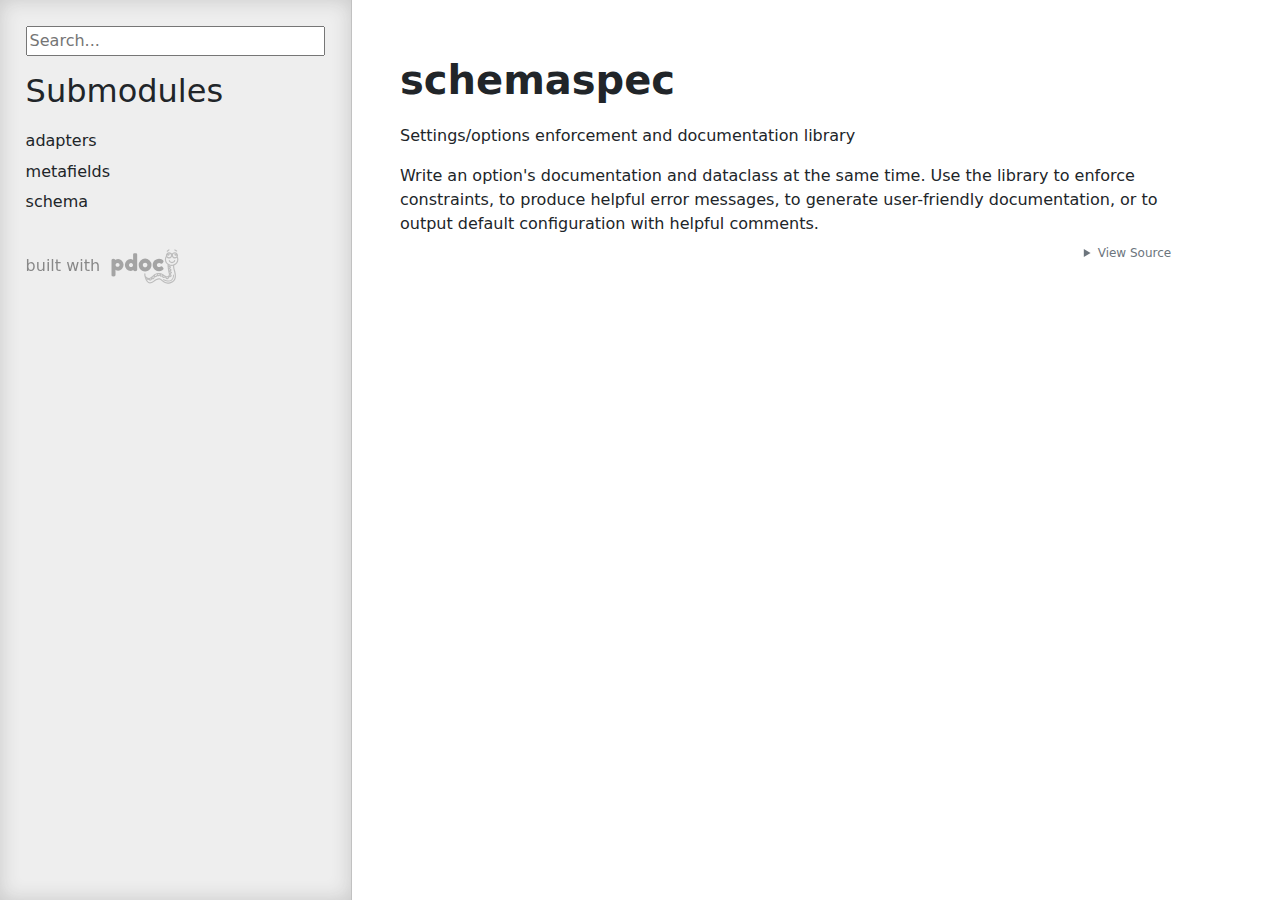
<file: docs/api/0.0.1/schemaspec.html>
<!doctype html>
<html lang="en">
<head>
    <meta charset="utf-8">
    <meta name="viewport" content="width=device-width, initial-scale=1">
    <meta name="generator" content="pdoc 14.5.0"/>
    <title>schemaspec API documentation</title>

    <style>/*! * Bootstrap Reboot v5.0.0 (https://getbootstrap.com/) * Copyright 2011-2021 The Bootstrap Authors * Copyright 2011-2021 Twitter, Inc. * Licensed under MIT (https://github.com/twbs/bootstrap/blob/main/LICENSE) * Forked from Normalize.css, licensed MIT (https://github.com/necolas/normalize.css/blob/master/LICENSE.md) */*,::after,::before{box-sizing:border-box}@media (prefers-reduced-motion:no-preference){:root{scroll-behavior:smooth}}body{margin:0;font-family:system-ui,-apple-system,"Segoe UI",Roboto,"Helvetica Neue",Arial,"Noto Sans","Liberation Sans",sans-serif,"Apple Color Emoji","Segoe UI Emoji","Segoe UI Symbol","Noto Color Emoji";font-size:1rem;font-weight:400;line-height:1.5;color:#212529;background-color:#fff;-webkit-text-size-adjust:100%;-webkit-tap-highlight-color:transparent}hr{margin:1rem 0;color:inherit;background-color:currentColor;border:0;opacity:.25}hr:not([size]){height:1px}h1,h2,h3,h4,h5,h6{margin-top:0;margin-bottom:.5rem;font-weight:500;line-height:1.2}h1{font-size:calc(1.375rem + 1.5vw)}@media (min-width:1200px){h1{font-size:2.5rem}}h2{font-size:calc(1.325rem + .9vw)}@media (min-width:1200px){h2{font-size:2rem}}h3{font-size:calc(1.3rem + .6vw)}@media (min-width:1200px){h3{font-size:1.75rem}}h4{font-size:calc(1.275rem + .3vw)}@media (min-width:1200px){h4{font-size:1.5rem}}h5{font-size:1.25rem}h6{font-size:1rem}p{margin-top:0;margin-bottom:1rem}abbr[data-bs-original-title],abbr[title]{-webkit-text-decoration:underline dotted;text-decoration:underline dotted;cursor:help;-webkit-text-decoration-skip-ink:none;text-decoration-skip-ink:none}address{margin-bottom:1rem;font-style:normal;line-height:inherit}ol,ul{padding-left:2rem}dl,ol,ul{margin-top:0;margin-bottom:1rem}ol ol,ol ul,ul ol,ul ul{margin-bottom:0}dt{font-weight:700}dd{margin-bottom:.5rem;margin-left:0}blockquote{margin:0 0 1rem}b,strong{font-weight:bolder}small{font-size:.875em}mark{padding:.2em;background-color:#fcf8e3}sub,sup{position:relative;font-size:.75em;line-height:0;vertical-align:baseline}sub{bottom:-.25em}sup{top:-.5em}a{color:#0d6efd;text-decoration:underline}a:hover{color:#0a58ca}a:not([href]):not([class]),a:not([href]):not([class]):hover{color:inherit;text-decoration:none}code,kbd,pre,samp{font-family:SFMono-Regular,Menlo,Monaco,Consolas,"Liberation Mono","Courier New",monospace;font-size:1em;direction:ltr;unicode-bidi:bidi-override}pre{display:block;margin-top:0;margin-bottom:1rem;overflow:auto;font-size:.875em}pre code{font-size:inherit;color:inherit;word-break:normal}code{font-size:.875em;color:#d63384;word-wrap:break-word}a>code{color:inherit}kbd{padding:.2rem .4rem;font-size:.875em;color:#fff;background-color:#212529;border-radius:.2rem}kbd kbd{padding:0;font-size:1em;font-weight:700}figure{margin:0 0 1rem}img,svg{vertical-align:middle}table{caption-side:bottom;border-collapse:collapse}caption{padding-top:.5rem;padding-bottom:.5rem;color:#6c757d;text-align:left}th{text-align:inherit;text-align:-webkit-match-parent}tbody,td,tfoot,th,thead,tr{border-color:inherit;border-style:solid;border-width:0}label{display:inline-block}button{border-radius:0}button:focus:not(:focus-visible){outline:0}button,input,optgroup,select,textarea{margin:0;font-family:inherit;font-size:inherit;line-height:inherit}button,select{text-transform:none}[role=button]{cursor:pointer}select{word-wrap:normal}select:disabled{opacity:1}[list]::-webkit-calendar-picker-indicator{display:none}[type=button],[type=reset],[type=submit],button{-webkit-appearance:button}[type=button]:not(:disabled),[type=reset]:not(:disabled),[type=submit]:not(:disabled),button:not(:disabled){cursor:pointer}::-moz-focus-inner{padding:0;border-style:none}textarea{resize:vertical}fieldset{min-width:0;padding:0;margin:0;border:0}legend{float:left;width:100%;padding:0;margin-bottom:.5rem;font-size:calc(1.275rem + .3vw);line-height:inherit}@media (min-width:1200px){legend{font-size:1.5rem}}legend+*{clear:left}::-webkit-datetime-edit-day-field,::-webkit-datetime-edit-fields-wrapper,::-webkit-datetime-edit-hour-field,::-webkit-datetime-edit-minute,::-webkit-datetime-edit-month-field,::-webkit-datetime-edit-text,::-webkit-datetime-edit-year-field{padding:0}::-webkit-inner-spin-button{height:auto}[type=search]{outline-offset:-2px;-webkit-appearance:textfield}::-webkit-search-decoration{-webkit-appearance:none}::-webkit-color-swatch-wrapper{padding:0}::file-selector-button{font:inherit}::-webkit-file-upload-button{font:inherit;-webkit-appearance:button}output{display:inline-block}iframe{border:0}summary{display:list-item;cursor:pointer}progress{vertical-align:baseline}[hidden]{display:none!important}</style>
    <style>/*! syntax-highlighting.css */pre{line-height:125%;}span.linenos{color:inherit; background-color:transparent; padding-left:5px; padding-right:20px;}.pdoc-code .hll{background-color:#ffffcc}.pdoc-code{background:#f8f8f8;}.pdoc-code .c{color:#3D7B7B; font-style:italic}.pdoc-code .err{border:1px solid #FF0000}.pdoc-code .k{color:#008000; font-weight:bold}.pdoc-code .o{color:#666666}.pdoc-code .ch{color:#3D7B7B; font-style:italic}.pdoc-code .cm{color:#3D7B7B; font-style:italic}.pdoc-code .cp{color:#9C6500}.pdoc-code .cpf{color:#3D7B7B; font-style:italic}.pdoc-code .c1{color:#3D7B7B; font-style:italic}.pdoc-code .cs{color:#3D7B7B; font-style:italic}.pdoc-code .gd{color:#A00000}.pdoc-code .ge{font-style:italic}.pdoc-code .gr{color:#E40000}.pdoc-code .gh{color:#000080; font-weight:bold}.pdoc-code .gi{color:#008400}.pdoc-code .go{color:#717171}.pdoc-code .gp{color:#000080; font-weight:bold}.pdoc-code .gs{font-weight:bold}.pdoc-code .gu{color:#800080; font-weight:bold}.pdoc-code .gt{color:#0044DD}.pdoc-code .kc{color:#008000; font-weight:bold}.pdoc-code .kd{color:#008000; font-weight:bold}.pdoc-code .kn{color:#008000; font-weight:bold}.pdoc-code .kp{color:#008000}.pdoc-code .kr{color:#008000; font-weight:bold}.pdoc-code .kt{color:#B00040}.pdoc-code .m{color:#666666}.pdoc-code .s{color:#BA2121}.pdoc-code .na{color:#687822}.pdoc-code .nb{color:#008000}.pdoc-code .nc{color:#0000FF; font-weight:bold}.pdoc-code .no{color:#880000}.pdoc-code .nd{color:#AA22FF}.pdoc-code .ni{color:#717171; font-weight:bold}.pdoc-code .ne{color:#CB3F38; font-weight:bold}.pdoc-code .nf{color:#0000FF}.pdoc-code .nl{color:#767600}.pdoc-code .nn{color:#0000FF; font-weight:bold}.pdoc-code .nt{color:#008000; font-weight:bold}.pdoc-code .nv{color:#19177C}.pdoc-code .ow{color:#AA22FF; font-weight:bold}.pdoc-code .w{color:#bbbbbb}.pdoc-code .mb{color:#666666}.pdoc-code .mf{color:#666666}.pdoc-code .mh{color:#666666}.pdoc-code .mi{color:#666666}.pdoc-code .mo{color:#666666}.pdoc-code .sa{color:#BA2121}.pdoc-code .sb{color:#BA2121}.pdoc-code .sc{color:#BA2121}.pdoc-code .dl{color:#BA2121}.pdoc-code .sd{color:#BA2121; font-style:italic}.pdoc-code .s2{color:#BA2121}.pdoc-code .se{color:#AA5D1F; font-weight:bold}.pdoc-code .sh{color:#BA2121}.pdoc-code .si{color:#A45A77; font-weight:bold}.pdoc-code .sx{color:#008000}.pdoc-code .sr{color:#A45A77}.pdoc-code .s1{color:#BA2121}.pdoc-code .ss{color:#19177C}.pdoc-code .bp{color:#008000}.pdoc-code .fm{color:#0000FF}.pdoc-code .vc{color:#19177C}.pdoc-code .vg{color:#19177C}.pdoc-code .vi{color:#19177C}.pdoc-code .vm{color:#19177C}.pdoc-code .il{color:#666666}</style>
    <style>/*! theme.css */:root{--pdoc-background:#fff;}.pdoc{--text:#212529;--muted:#6c757d;--link:#3660a5;--link-hover:#1659c5;--code:#f8f8f8;--active:#fff598;--accent:#eee;--accent2:#c1c1c1;--nav-hover:rgba(255, 255, 255, 0.5);--name:#0066BB;--def:#008800;--annotation:#007020;}</style>
    <style>/*! layout.css */html, body{width:100%;height:100%;}html, main{scroll-behavior:smooth;}body{background-color:var(--pdoc-background);}@media (max-width:769px){#navtoggle{cursor:pointer;position:absolute;width:50px;height:40px;top:1rem;right:1rem;border-color:var(--text);color:var(--text);display:flex;opacity:0.8;z-index:999;}#navtoggle:hover{opacity:1;}#togglestate + div{display:none;}#togglestate:checked + div{display:inherit;}main, header{padding:2rem 3vw;}header + main{margin-top:-3rem;}.git-button{display:none !important;}nav input[type="search"]{max-width:77%;}nav input[type="search"]:first-child{margin-top:-6px;}nav input[type="search"]:valid ~ *{display:none !important;}}@media (min-width:770px){:root{--sidebar-width:clamp(12.5rem, 28vw, 22rem);}nav{position:fixed;overflow:auto;height:100vh;width:var(--sidebar-width);}main, header{padding:3rem 2rem 3rem calc(var(--sidebar-width) + 3rem);width:calc(54rem + var(--sidebar-width));max-width:100%;}header + main{margin-top:-4rem;}#navtoggle{display:none;}}#togglestate{position:absolute;height:0;opacity:0;}nav.pdoc{--pad:clamp(0.5rem, 2vw, 1.75rem);--indent:1.5rem;background-color:var(--accent);border-right:1px solid var(--accent2);box-shadow:0 0 20px rgba(50, 50, 50, .2) inset;padding:0 0 0 var(--pad);overflow-wrap:anywhere;scrollbar-width:thin; scrollbar-color:var(--accent2) transparent; z-index:1}nav.pdoc::-webkit-scrollbar{width:.4rem; }nav.pdoc::-webkit-scrollbar-thumb{background-color:var(--accent2); }nav.pdoc > div{padding:var(--pad) 0;}nav.pdoc .module-list-button{display:inline-flex;align-items:center;color:var(--text);border-color:var(--muted);margin-bottom:1rem;}nav.pdoc .module-list-button:hover{border-color:var(--text);}nav.pdoc input[type=search]{display:block;outline-offset:0;width:calc(100% - var(--pad));}nav.pdoc .logo{max-width:calc(100% - var(--pad));max-height:35vh;display:block;margin:0 auto 1rem;transform:translate(calc(-.5 * var(--pad)), 0);}nav.pdoc ul{list-style:none;padding-left:0;}nav.pdoc > div > ul{margin-left:calc(0px - var(--pad));}nav.pdoc li a{padding:.2rem 0 .2rem calc(var(--pad) + var(--indent));}nav.pdoc > div > ul > li > a{padding-left:var(--pad);}nav.pdoc li{transition:all 100ms;}nav.pdoc li:hover{background-color:var(--nav-hover);}nav.pdoc a, nav.pdoc a:hover{color:var(--text);}nav.pdoc a{display:block;}nav.pdoc > h2:first-of-type{margin-top:1.5rem;}nav.pdoc .class:before{content:"class ";color:var(--muted);}nav.pdoc .function:after{content:"()";color:var(--muted);}nav.pdoc footer:before{content:"";display:block;width:calc(100% - var(--pad));border-top:solid var(--accent2) 1px;margin-top:1.5rem;padding-top:.5rem;}nav.pdoc footer{font-size:small;}</style>
    <style>/*! content.css */.pdoc{color:var(--text);box-sizing:border-box;line-height:1.5;background:none;}.pdoc .pdoc-button{cursor:pointer;display:inline-block;border:solid black 1px;border-radius:2px;font-size:.75rem;padding:calc(0.5em - 1px) 1em;transition:100ms all;}.pdoc .pdoc-alert{padding:1rem 1rem 1rem calc(1.5rem + 24px);border:1px solid transparent;border-radius:.25rem;background-repeat:no-repeat;background-position:1rem center;margin-bottom:1rem;}.pdoc .pdoc-alert > *:last-child{margin-bottom:0;}.pdoc .pdoc-alert-note {color:#084298;background-color:#cfe2ff;border-color:#b6d4fe;background-image:url("data:image/svg+xml,%3Csvg%20xmlns%3D%22http%3A//www.w3.org/2000/svg%22%20width%3D%2224%22%20height%3D%2224%22%20fill%3D%22%23084298%22%20viewBox%3D%220%200%2016%2016%22%3E%3Cpath%20d%3D%22M8%2016A8%208%200%201%200%208%200a8%208%200%200%200%200%2016zm.93-9.412-1%204.705c-.07.34.029.533.304.533.194%200%20.487-.07.686-.246l-.088.416c-.287.346-.92.598-1.465.598-.703%200-1.002-.422-.808-1.319l.738-3.468c.064-.293.006-.399-.287-.47l-.451-.081.082-.381%202.29-.287zM8%205.5a1%201%200%201%201%200-2%201%201%200%200%201%200%202z%22/%3E%3C/svg%3E");}.pdoc .pdoc-alert-warning{color:#664d03;background-color:#fff3cd;border-color:#ffecb5;background-image:url("data:image/svg+xml,%3Csvg%20xmlns%3D%22http%3A//www.w3.org/2000/svg%22%20width%3D%2224%22%20height%3D%2224%22%20fill%3D%22%23664d03%22%20viewBox%3D%220%200%2016%2016%22%3E%3Cpath%20d%3D%22M8.982%201.566a1.13%201.13%200%200%200-1.96%200L.165%2013.233c-.457.778.091%201.767.98%201.767h13.713c.889%200%201.438-.99.98-1.767L8.982%201.566zM8%205c.535%200%20.954.462.9.995l-.35%203.507a.552.552%200%200%201-1.1%200L7.1%205.995A.905.905%200%200%201%208%205zm.002%206a1%201%200%201%201%200%202%201%201%200%200%201%200-2z%22/%3E%3C/svg%3E");}.pdoc .pdoc-alert-danger{color:#842029;background-color:#f8d7da;border-color:#f5c2c7;background-image:url("data:image/svg+xml,%3Csvg%20xmlns%3D%22http%3A//www.w3.org/2000/svg%22%20width%3D%2224%22%20height%3D%2224%22%20fill%3D%22%23842029%22%20viewBox%3D%220%200%2016%2016%22%3E%3Cpath%20d%3D%22M5.52.359A.5.5%200%200%201%206%200h4a.5.5%200%200%201%20.474.658L8.694%206H12.5a.5.5%200%200%201%20.395.807l-7%209a.5.5%200%200%201-.873-.454L6.823%209.5H3.5a.5.5%200%200%201-.48-.641l2.5-8.5z%22/%3E%3C/svg%3E");}.pdoc .visually-hidden{position:absolute !important;width:1px !important;height:1px !important;padding:0 !important;margin:-1px !important;overflow:hidden !important;clip:rect(0, 0, 0, 0) !important;white-space:nowrap !important;border:0 !important;}.pdoc h1, .pdoc h2, .pdoc h3{font-weight:300;margin:.3em 0;padding:.2em 0;}.pdoc > section:not(.module-info) h1{font-size:1.5rem;font-weight:500;}.pdoc > section:not(.module-info) h2{font-size:1.4rem;font-weight:500;}.pdoc > section:not(.module-info) h3{font-size:1.3rem;font-weight:500;}.pdoc > section:not(.module-info) h4{font-size:1.2rem;}.pdoc > section:not(.module-info) h5{font-size:1.1rem;}.pdoc a{text-decoration:none;color:var(--link);}.pdoc a:hover{color:var(--link-hover);}.pdoc blockquote{margin-left:2rem;}.pdoc pre{border-top:1px solid var(--accent2);border-bottom:1px solid var(--accent2);margin-top:0;margin-bottom:1em;padding:.5rem 0 .5rem .5rem;overflow-x:auto;background-color:var(--code);}.pdoc code{color:var(--text);padding:.2em .4em;margin:0;font-size:85%;background-color:var(--accent);border-radius:6px;}.pdoc a > code{color:inherit;}.pdoc pre > code{display:inline-block;font-size:inherit;background:none;border:none;padding:0;}.pdoc > section:not(.module-info){margin-bottom:1.5rem;}.pdoc .modulename{margin-top:0;font-weight:bold;}.pdoc .modulename a{color:var(--link);transition:100ms all;}.pdoc .git-button{float:right;border:solid var(--link) 1px;}.pdoc .git-button:hover{background-color:var(--link);color:var(--pdoc-background);}.view-source-toggle-state,.view-source-toggle-state ~ .pdoc-code{display:none;}.view-source-toggle-state:checked ~ .pdoc-code{display:block;}.view-source-button{display:inline-block;float:right;font-size:.75rem;line-height:1.5rem;color:var(--muted);padding:0 .4rem 0 1.3rem;cursor:pointer;text-indent:-2px;}.view-source-button > span{visibility:hidden;}.module-info .view-source-button{float:none;display:flex;justify-content:flex-end;margin:-1.2rem .4rem -.2rem 0;}.view-source-button::before{position:absolute;content:"View Source";display:list-item;list-style-type:disclosure-closed;}.view-source-toggle-state:checked ~ .attr .view-source-button::before,.view-source-toggle-state:checked ~ .view-source-button::before{list-style-type:disclosure-open;}.pdoc .docstring{margin-bottom:1.5rem;}.pdoc section:not(.module-info) .docstring{margin-left:clamp(0rem, 5vw - 2rem, 1rem);}.pdoc .docstring .pdoc-code{margin-left:1em;margin-right:1em;}.pdoc h1:target,.pdoc h2:target,.pdoc h3:target,.pdoc h4:target,.pdoc h5:target,.pdoc h6:target,.pdoc .pdoc-code > pre > span:target{background-color:var(--active);box-shadow:-1rem 0 0 0 var(--active);}.pdoc .pdoc-code > pre > span:target{display:block;}.pdoc div:target > .attr,.pdoc section:target > .attr,.pdoc dd:target > a{background-color:var(--active);}.pdoc *{scroll-margin:2rem;}.pdoc .pdoc-code .linenos{user-select:none;}.pdoc .attr:hover{filter:contrast(0.95);}.pdoc section, .pdoc .classattr{position:relative;}.pdoc .headerlink{--width:clamp(1rem, 3vw, 2rem);position:absolute;top:0;left:calc(0rem - var(--width));transition:all 100ms ease-in-out;opacity:0;}.pdoc .headerlink::before{content:"#";display:block;text-align:center;width:var(--width);height:2.3rem;line-height:2.3rem;font-size:1.5rem;}.pdoc .attr:hover ~ .headerlink,.pdoc *:target > .headerlink,.pdoc .headerlink:hover{opacity:1;}.pdoc .attr{display:block;margin:.5rem 0 .5rem;padding:.4rem .4rem .4rem 1rem;background-color:var(--accent);overflow-x:auto;}.pdoc .classattr{margin-left:2rem;}.pdoc .name{color:var(--name);font-weight:bold;}.pdoc .def{color:var(--def);font-weight:bold;}.pdoc .signature{background-color:transparent;}.pdoc .param, .pdoc .return-annotation{white-space:pre;}.pdoc .signature.multiline .param{display:block;}.pdoc .signature.condensed .param{display:inline-block;}.pdoc .annotation{color:var(--annotation);}.pdoc .view-value-toggle-state,.pdoc .view-value-toggle-state ~ .default_value{display:none;}.pdoc .view-value-toggle-state:checked ~ .default_value{display:inherit;}.pdoc .view-value-button{font-size:.5rem;vertical-align:middle;border-style:dashed;margin-top:-0.1rem;}.pdoc .view-value-button:hover{background:white;}.pdoc .view-value-button::before{content:"show";text-align:center;width:2.2em;display:inline-block;}.pdoc .view-value-toggle-state:checked ~ .view-value-button::before{content:"hide";}.pdoc .inherited{margin-left:2rem;}.pdoc .inherited dt{font-weight:700;}.pdoc .inherited dt, .pdoc .inherited dd{display:inline;margin-left:0;margin-bottom:.5rem;}.pdoc .inherited dd:not(:last-child):after{content:", ";}.pdoc .inherited .class:before{content:"class ";}.pdoc .inherited .function a:after{content:"()";}.pdoc .search-result .docstring{overflow:auto;max-height:25vh;}.pdoc .search-result.focused > .attr{background-color:var(--active);}.pdoc .attribution{margin-top:2rem;display:block;opacity:0.5;transition:all 200ms;filter:grayscale(100%);}.pdoc .attribution:hover{opacity:1;filter:grayscale(0%);}.pdoc .attribution img{margin-left:5px;height:35px;vertical-align:middle;width:70px;transition:all 200ms;}.pdoc table{display:block;width:max-content;max-width:100%;overflow:auto;margin-bottom:1rem;}.pdoc table th{font-weight:600;}.pdoc table th, .pdoc table td{padding:6px 13px;border:1px solid var(--accent2);}</style>
    <style>/*! custom.css */.pdoc-code:has(+ .pdoc-code) > pre, .pdoc-code + .pdoc-code > pre{margin-top:0;margin-bottom:0;border-top:none;border-bottom:none;}.pdoc-code + .pdoc-code > pre{border-top:1px solid var(--accent2);background-color:color-mix(in srgb, var(--code) 75%, var(--accent));}</style></head>
<body>
    <nav class="pdoc">
        <label id="navtoggle" for="togglestate" class="pdoc-button"><svg xmlns='http://www.w3.org/2000/svg' viewBox='0 0 30 30'><path stroke-linecap='round' stroke="currentColor" stroke-miterlimit='10' stroke-width='2' d='M4 7h22M4 15h22M4 23h22'/></svg></label>
        <input id="togglestate" type="checkbox" aria-hidden="true" tabindex="-1">
        <div>

            <input type="search" placeholder="Search..." role="searchbox" aria-label="search"
                   pattern=".+" required>


            <h2>Submodules</h2>
            <ul>
                    <li><a href="schemaspec/adapters.html">adapters</a></li>
                    <li><a href="schemaspec/metafields.html">metafields</a></li>
                    <li><a href="schemaspec/schema.html">schema</a></li>
            </ul>



        <a class="attribution" title="pdoc: Python API documentation generator" href="https://pdoc.dev" target="_blank">
            built with <span class="visually-hidden">pdoc</span><img
                alt="pdoc logo"
                src="data:image/svg+xml,%3Csvg%20xmlns%3D%22http%3A//www.w3.org/2000/svg%22%20role%3D%22img%22%20aria-label%3D%22pdoc%20logo%22%20width%3D%22300%22%20height%3D%22150%22%20viewBox%3D%22-1%200%2060%2030%22%3E%3Ctitle%3Epdoc%3C/title%3E%3Cpath%20d%3D%22M29.621%2021.293c-.011-.273-.214-.475-.511-.481a.5.5%200%200%200-.489.503l-.044%201.393c-.097.551-.695%201.215-1.566%201.704-.577.428-1.306.486-2.193.182-1.426-.617-2.467-1.654-3.304-2.487l-.173-.172a3.43%203.43%200%200%200-.365-.306.49.49%200%200%200-.286-.196c-1.718-1.06-4.931-1.47-7.353.191l-.219.15c-1.707%201.187-3.413%202.131-4.328%201.03-.02-.027-.49-.685-.141-1.763.233-.721.546-2.408.772-4.076.042-.09.067-.187.046-.288.166-1.347.277-2.625.241-3.351%201.378-1.008%202.271-2.586%202.271-4.362%200-.976-.272-1.935-.788-2.774-.057-.094-.122-.18-.184-.268.033-.167.052-.339.052-.516%200-1.477-1.202-2.679-2.679-2.679-.791%200-1.496.352-1.987.9a6.3%206.3%200%200%200-1.001.029c-.492-.564-1.207-.929-2.012-.929-1.477%200-2.679%201.202-2.679%202.679A2.65%202.65%200%200%200%20.97%206.554c-.383.747-.595%201.572-.595%202.41%200%202.311%201.507%204.29%203.635%205.107-.037.699-.147%202.27-.423%203.294l-.137.461c-.622%202.042-2.515%208.257%201.727%2010.643%201.614.908%203.06%201.248%204.317%201.248%202.665%200%204.492-1.524%205.322-2.401%201.476-1.559%202.886-1.854%206.491.82%201.877%201.393%203.514%201.753%204.861%201.068%202.223-1.713%202.811-3.867%203.399-6.374.077-.846.056-1.469.054-1.537zm-4.835%204.313c-.054.305-.156.586-.242.629-.034-.007-.131-.022-.307-.157-.145-.111-.314-.478-.456-.908.221.121.432.25.675.355.115.039.219.051.33.081zm-2.251-1.238c-.05.33-.158.648-.252.694-.022.001-.125-.018-.307-.157-.217-.166-.488-.906-.639-1.573.358.344.754.693%201.198%201.036zm-3.887-2.337c-.006-.116-.018-.231-.041-.342.635.145%201.189.368%201.599.625.097.231.166.481.174.642-.03.049-.055.101-.067.158-.046.013-.128.026-.298.004-.278-.037-.901-.57-1.367-1.087zm-1.127-.497c.116.306.176.625.12.71-.019.014-.117.045-.345.016-.206-.027-.604-.332-.986-.695.41-.051.816-.056%201.211-.031zm-4.535%201.535c.209.22.379.47.358.598-.006.041-.088.138-.351.234-.144.055-.539-.063-.979-.259a11.66%2011.66%200%200%200%20.972-.573zm.983-.664c.359-.237.738-.418%201.126-.554.25.237.479.548.457.694-.006.042-.087.138-.351.235-.174.064-.694-.105-1.232-.375zm-3.381%201.794c-.022.145-.061.29-.149.401-.133.166-.358.248-.69.251h-.002c-.133%200-.306-.26-.45-.621.417.091.854.07%201.291-.031zm-2.066-8.077a4.78%204.78%200%200%201-.775-.584c.172-.115.505-.254.88-.378l-.105.962zm-.331%202.302a10.32%2010.32%200%200%201-.828-.502c.202-.143.576-.328.984-.49l-.156.992zm-.45%202.157l-.701-.403c.214-.115.536-.249.891-.376a11.57%2011.57%200%200%201-.19.779zm-.181%201.716c.064.398.194.702.298.893-.194-.051-.435-.162-.736-.398.061-.119.224-.3.438-.495zM8.87%204.141c0%20.152-.123.276-.276.276s-.275-.124-.275-.276.123-.276.276-.276.275.124.275.276zm-.735-.389a1.15%201.15%200%200%200-.314.783%201.16%201.16%200%200%200%201.162%201.162c.457%200%20.842-.27%201.032-.653.026.117.042.238.042.362a1.68%201.68%200%200%201-1.679%201.679%201.68%201.68%200%200%201-1.679-1.679c0-.843.626-1.535%201.436-1.654zM5.059%205.406A1.68%201.68%200%200%201%203.38%207.085a1.68%201.68%200%200%201-1.679-1.679c0-.037.009-.072.011-.109.21.3.541.508.935.508a1.16%201.16%200%200%200%201.162-1.162%201.14%201.14%200%200%200-.474-.912c.015%200%20.03-.005.045-.005.926.001%201.679.754%201.679%201.68zM3.198%204.141c0%20.152-.123.276-.276.276s-.275-.124-.275-.276.123-.276.276-.276.275.124.275.276zM1.375%208.964c0-.52.103-1.035.288-1.52.466.394%201.06.64%201.717.64%201.144%200%202.116-.725%202.499-1.738.383%201.012%201.355%201.738%202.499%201.738.867%200%201.631-.421%202.121-1.062.307.605.478%201.267.478%201.942%200%202.486-2.153%204.51-4.801%204.51s-4.801-2.023-4.801-4.51zm24.342%2019.349c-.985.498-2.267.168-3.813-.979-3.073-2.281-5.453-3.199-7.813-.705-1.315%201.391-4.163%203.365-8.423.97-3.174-1.786-2.239-6.266-1.261-9.479l.146-.492c.276-1.02.395-2.457.444-3.268a6.11%206.11%200%200%200%201.18.115%206.01%206.01%200%200%200%202.536-.562l-.006.175c-.802.215-1.848.612-2.021%201.25-.079.295.021.601.274.837.219.203.415.364.598.501-.667.304-1.243.698-1.311%201.179-.02.144-.022.507.393.787.213.144.395.26.564.365-1.285.521-1.361.96-1.381%201.126-.018.142-.011.496.427.746l.854.489c-.473.389-.971.914-.999%201.429-.018.278.095.532.316.713.675.556%201.231.721%201.653.721.059%200%20.104-.014.158-.02.207.707.641%201.64%201.513%201.64h.013c.8-.008%201.236-.345%201.462-.626.173-.216.268-.457.325-.692.424.195.93.374%201.372.374.151%200%20.294-.021.423-.068.732-.27.944-.704.993-1.021.009-.061.003-.119.002-.179.266.086.538.147.789.147.15%200%20.294-.021.423-.069.542-.2.797-.489.914-.754.237.147.478.258.704.288.106.014.205.021.296.021.356%200%20.595-.101.767-.229.438.435%201.094.992%201.656%201.067.106.014.205.021.296.021a1.56%201.56%200%200%200%20.323-.035c.17.575.453%201.289.866%201.605.358.273.665.362.914.362a.99.99%200%200%200%20.421-.093%201.03%201.03%200%200%200%20.245-.164c.168.428.39.846.68%201.068.358.273.665.362.913.362a.99.99%200%200%200%20.421-.093c.317-.148.512-.448.639-.762.251.157.495.257.726.257.127%200%20.25-.024.37-.071.427-.17.706-.617.841-1.314.022-.015.047-.022.068-.038.067-.051.133-.104.196-.159-.443%201.486-1.107%202.761-2.086%203.257zM8.66%209.925a.5.5%200%201%200-1%200c0%20.653-.818%201.205-1.787%201.205s-1.787-.552-1.787-1.205a.5.5%200%201%200-1%200c0%201.216%201.25%202.205%202.787%202.205s2.787-.989%202.787-2.205zm4.4%2015.965l-.208.097c-2.661%201.258-4.708%201.436-6.086.527-1.542-1.017-1.88-3.19-1.844-4.198a.4.4%200%200%200-.385-.414c-.242-.029-.406.164-.414.385-.046%201.249.367%203.686%202.202%204.896.708.467%201.547.7%202.51.7%201.248%200%202.706-.392%204.362-1.174l.185-.086a.4.4%200%200%200%20.205-.527c-.089-.204-.326-.291-.527-.206zM9.547%202.292c.093.077.205.114.317.114a.5.5%200%200%200%20.318-.886L8.817.397a.5.5%200%200%200-.703.068.5.5%200%200%200%20.069.703l1.364%201.124zm-7.661-.065c.086%200%20.173-.022.253-.068l1.523-.893a.5.5%200%200%200-.506-.863l-1.523.892a.5.5%200%200%200-.179.685c.094.158.261.247.432.247z%22%20transform%3D%22matrix%28-1%200%200%201%2058%200%29%22%20fill%3D%22%233bb300%22/%3E%3Cpath%20d%3D%22M.3%2021.86V10.18q0-.46.02-.68.04-.22.18-.5.28-.54%201.34-.54%201.06%200%201.42.28.38.26.44.78.76-1.04%202.38-1.04%201.64%200%203.1%201.54%201.46%201.54%201.46%203.58%200%202.04-1.46%203.58-1.44%201.54-3.08%201.54-1.64%200-2.38-.92v4.04q0%20.46-.04.68-.02.22-.18.5-.14.3-.5.42-.36.12-.98.12-.62%200-1-.12-.36-.12-.52-.4-.14-.28-.18-.5-.02-.22-.02-.68zm3.96-9.42q-.46.54-.46%201.18%200%20.64.46%201.18.48.52%201.2.52.74%200%201.24-.52.52-.52.52-1.18%200-.66-.48-1.18-.48-.54-1.26-.54-.76%200-1.22.54zm14.741-8.36q.16-.3.54-.42.38-.12%201-.12.64%200%201.02.12.38.12.52.42.16.3.18.54.04.22.04.68v11.94q0%20.46-.04.7-.02.22-.18.5-.3.54-1.7.54-1.38%200-1.54-.98-.84.96-2.34.96-1.8%200-3.28-1.56-1.48-1.58-1.48-3.66%200-2.1%201.48-3.68%201.5-1.58%203.28-1.58%201.48%200%202.3%201v-4.2q0-.46.02-.68.04-.24.18-.52zm-3.24%2010.86q.52.54%201.26.54.74%200%201.22-.54.5-.54.5-1.18%200-.66-.48-1.22-.46-.56-1.26-.56-.8%200-1.28.56-.48.54-.48%201.2%200%20.66.52%201.2zm7.833-1.2q0-2.4%201.68-3.96%201.68-1.56%203.84-1.56%202.16%200%203.82%201.56%201.66%201.54%201.66%203.94%200%201.66-.86%202.96-.86%201.28-2.1%201.9-1.22.6-2.54.6-1.32%200-2.56-.64-1.24-.66-2.1-1.92-.84-1.28-.84-2.88zm4.18%201.44q.64.48%201.3.48.66%200%201.32-.5.66-.5.66-1.48%200-.98-.62-1.46-.62-.48-1.34-.48-.72%200-1.34.5-.62.5-.62%201.48%200%20.96.64%201.46zm11.412-1.44q0%20.84.56%201.32.56.46%201.18.46.64%200%201.18-.36.56-.38.9-.38.6%200%201.46%201.06.46.58.46%201.04%200%20.76-1.1%201.42-1.14.8-2.8.8-1.86%200-3.58-1.34-.82-.64-1.34-1.7-.52-1.08-.52-2.36%200-1.3.52-2.34.52-1.06%201.34-1.7%201.66-1.32%203.54-1.32.76%200%201.48.22.72.2%201.06.4l.32.2q.36.24.56.38.52.4.52.92%200%20.5-.42%201.14-.72%201.1-1.38%201.1-.38%200-1.08-.44-.36-.34-1.04-.34-.66%200-1.24.48-.58.48-.58%201.34z%22%20fill%3D%22green%22/%3E%3C/svg%3E"/>
        </a>
</div>
    </nav>
    <main class="pdoc">
            <section class="module-info">
                    <h1 class="modulename">
schemaspec    </h1>

                    <div class="docstring"><p>Settings/options enforcement and documentation library</p>

<p>Write an option&#39;s documentation and dataclass at the same time. Use the library to
enforce constraints, to produce helpful error messages, to generate user-friendly
documentation, or to output default configuration with helpful comments.</p>
</div>

                        <input id="mod-schemaspec-view-source" class="view-source-toggle-state" type="checkbox" aria-hidden="true" tabindex="-1">

                        <label class="view-source-button" for="mod-schemaspec-view-source"><span>View Source</span></label>

                        <div class="pdoc-code codehilite"><pre><span></span><span id="L-1"><a href="#L-1"><span class="linenos"> 1</span></a><span class="sd">&quot;&quot;&quot;Settings/options enforcement and documentation library</span>
</span><span id="L-2"><a href="#L-2"><span class="linenos"> 2</span></a>
</span><span id="L-3"><a href="#L-3"><span class="linenos"> 3</span></a><span class="sd">Write an option&#39;s documentation and dataclass at the same time. Use the library to</span>
</span><span id="L-4"><a href="#L-4"><span class="linenos"> 4</span></a><span class="sd">enforce constraints, to produce helpful error messages, to generate user-friendly</span>
</span><span id="L-5"><a href="#L-5"><span class="linenos"> 5</span></a><span class="sd">documentation, or to output default configuration with helpful comments.</span>
</span><span id="L-6"><a href="#L-6"><span class="linenos"> 6</span></a><span class="sd">&quot;&quot;&quot;</span>
</span><span id="L-7"><a href="#L-7"><span class="linenos"> 7</span></a>
</span><span id="L-8"><a href="#L-8"><span class="linenos"> 8</span></a><span class="kn">from</span> <span class="nn">schemaspec.adapters</span> <span class="kn">import</span> <span class="p">(</span>
</span><span id="L-9"><a href="#L-9"><span class="linenos"> 9</span></a>    <span class="n">BaseType</span><span class="p">,</span>
</span><span id="L-10"><a href="#L-10"><span class="linenos">10</span></a>    <span class="n">BoolAdapter</span><span class="p">,</span>
</span><span id="L-11"><a href="#L-11"><span class="linenos">11</span></a>    <span class="n">FloatAdapter</span><span class="p">,</span>
</span><span id="L-12"><a href="#L-12"><span class="linenos">12</span></a>    <span class="n">IntAdapter</span><span class="p">,</span>
</span><span id="L-13"><a href="#L-13"><span class="linenos">13</span></a>    <span class="n">ListAdapter</span><span class="p">,</span>
</span><span id="L-14"><a href="#L-14"><span class="linenos">14</span></a>    <span class="n">PathAdapter</span><span class="p">,</span>
</span><span id="L-15"><a href="#L-15"><span class="linenos">15</span></a>    <span class="n">StringAdapter</span><span class="p">,</span>
</span><span id="L-16"><a href="#L-16"><span class="linenos">16</span></a>    <span class="n">SubgroupTypeAdapter</span><span class="p">,</span>
</span><span id="L-17"><a href="#L-17"><span class="linenos">17</span></a>    <span class="n">TypeAdapter</span><span class="p">,</span>
</span><span id="L-18"><a href="#L-18"><span class="linenos">18</span></a><span class="p">)</span>
</span><span id="L-19"><a href="#L-19"><span class="linenos">19</span></a><span class="kn">from</span> <span class="nn">schemaspec.metafields</span> <span class="kn">import</span> <span class="p">(</span>
</span><span id="L-20"><a href="#L-20"><span class="linenos">20</span></a>    <span class="n">METADATA_KEY</span><span class="p">,</span>
</span><span id="L-21"><a href="#L-21"><span class="linenos">21</span></a>    <span class="n">SchemaItemField</span><span class="p">,</span>
</span><span id="L-22"><a href="#L-22"><span class="linenos">22</span></a>    <span class="n">SchemaMetaField</span><span class="p">,</span>
</span><span id="L-23"><a href="#L-23"><span class="linenos">23</span></a>    <span class="n">SchemaTableField</span><span class="p">,</span>
</span><span id="L-24"><a href="#L-24"><span class="linenos">24</span></a>    <span class="n">schema_from</span><span class="p">,</span>
</span><span id="L-25"><a href="#L-25"><span class="linenos">25</span></a><span class="p">)</span>
</span><span id="L-26"><a href="#L-26"><span class="linenos">26</span></a><span class="kn">from</span> <span class="nn">schemaspec.schema</span> <span class="kn">import</span> <span class="n">OnConversionError</span><span class="p">,</span> <span class="n">Schema</span><span class="p">,</span> <span class="n">SchemaItem</span><span class="p">,</span> <span class="n">SchemaTable</span>
</span></pre></div>


            </section>
    </main>
<script>
    function escapeHTML(html) {
        return document.createElement('div').appendChild(document.createTextNode(html)).parentNode.innerHTML;
    }

    const originalContent = document.querySelector("main.pdoc");
    let currentContent = originalContent;

    function setContent(innerHTML) {
        let elem;
        if (innerHTML) {
            elem = document.createElement("main");
            elem.classList.add("pdoc");
            elem.innerHTML = innerHTML;
        } else {
            elem = originalContent;
        }
        if (currentContent !== elem) {
            currentContent.replaceWith(elem);
            currentContent = elem;
        }
    }

    function getSearchTerm() {
        return (new URL(window.location)).searchParams.get("search");
    }

    const searchBox = document.querySelector(".pdoc input[type=search]");
    searchBox.addEventListener("input", function () {
        let url = new URL(window.location);
        if (searchBox.value.trim()) {
            url.hash = "";
            url.searchParams.set("search", searchBox.value);
        } else {
            url.searchParams.delete("search");
        }
        history.replaceState("", "", url.toString());
        onInput();
    });
    window.addEventListener("popstate", onInput);


    let search, searchErr;

    async function initialize() {
        try {
            search = await new Promise((resolve, reject) => {
                const script = document.createElement("script");
                script.type = "text/javascript";
                script.async = true;
                script.onload = () => resolve(window.pdocSearch);
                script.onerror = (e) => reject(e);
                script.src = "search.js";
                document.getElementsByTagName("head")[0].appendChild(script);
            });
        } catch (e) {
            console.error("Cannot fetch pdoc search index");
            searchErr = "Cannot fetch search index.";
        }
        onInput();

        document.querySelector("nav.pdoc").addEventListener("click", e => {
            if (e.target.hash) {
                searchBox.value = "";
                searchBox.dispatchEvent(new Event("input"));
            }
        });
    }

    function onInput() {
        setContent((() => {
            const term = getSearchTerm();
            if (!term) {
                return null
            }
            if (searchErr) {
                return `<h3>Error: ${searchErr}</h3>`
            }
            if (!search) {
                return "<h3>Searching...</h3>"
            }

            window.scrollTo({top: 0, left: 0, behavior: 'auto'});

            const results = search(term);

            let html;
            if (results.length === 0) {
                html = `No search results for '${escapeHTML(term)}'.`
            } else {
                html = `<h4>${results.length} search result${results.length > 1 ? "s" : ""} for '${escapeHTML(term)}'.</h4>`;
            }
            for (let result of results.slice(0, 10)) {
                let doc = result.doc;
                let url = `${doc.modulename.replaceAll(".", "/")}.html`;
                if (doc.qualname) {
                    url += `#${doc.qualname}`;
                }

                let heading;
                switch (result.doc.kind) {
                    case "function":
                        if (doc.fullname.endsWith(".__init__")) {
                            heading = `<span class="name">${doc.fullname.replace(/\.__init__$/, "")}</span>${doc.signature}`;
                        } else {
                            heading = `<span class="def">${doc.funcdef}</span> <span class="name">${doc.fullname}</span>${doc.signature}`;
                        }
                        break;
                    case "class":
                        heading = `<span class="def">class</span> <span class="name">${doc.fullname}</span>`;
                        if (doc.bases)
                            heading += `<wbr>(<span class="base">${doc.bases}</span>)`;
                        heading += `:`;
                        break;
                    case "variable":
                        heading = `<span class="name">${doc.fullname}</span>`;
                        if (doc.annotation)
                            heading += `<span class="annotation">${doc.annotation}</span>`;
                        if (doc.default_value)
                            heading += `<span class="default_value"> = ${doc.default_value}</span>`;
                        break;
                    default:
                        heading = `<span class="name">${doc.fullname}</span>`;
                        break;
                }
                html += `
                        <section class="search-result">
                        <a href="${url}" class="attr ${doc.kind}">${heading}</a>
                        <div class="docstring">${doc.doc}</div>
                        </section>
                    `;

            }
            return html;
        })());
    }

    if (getSearchTerm()) {
        initialize();
        searchBox.value = getSearchTerm();
        onInput();
    } else {
        searchBox.addEventListener("focus", initialize, {once: true});
    }

    searchBox.addEventListener("keydown", e => {
        if (["ArrowDown", "ArrowUp", "Enter"].includes(e.key)) {
            let focused = currentContent.querySelector(".search-result.focused");
            if (!focused) {
                currentContent.querySelector(".search-result").classList.add("focused");
            } else if (
                e.key === "ArrowDown"
                && focused.nextElementSibling
                && focused.nextElementSibling.classList.contains("search-result")
            ) {
                focused.classList.remove("focused");
                focused.nextElementSibling.classList.add("focused");
                focused.nextElementSibling.scrollIntoView({
                    behavior: "smooth",
                    block: "nearest",
                    inline: "nearest"
                });
            } else if (
                e.key === "ArrowUp"
                && focused.previousElementSibling
                && focused.previousElementSibling.classList.contains("search-result")
            ) {
                focused.classList.remove("focused");
                focused.previousElementSibling.classList.add("focused");
                focused.previousElementSibling.scrollIntoView({
                    behavior: "smooth",
                    block: "nearest",
                    inline: "nearest"
                });
            } else if (
                e.key === "Enter"
            ) {
                focused.querySelector("a").click();
            }
        }
    });
</script></body>
</html>
</file>
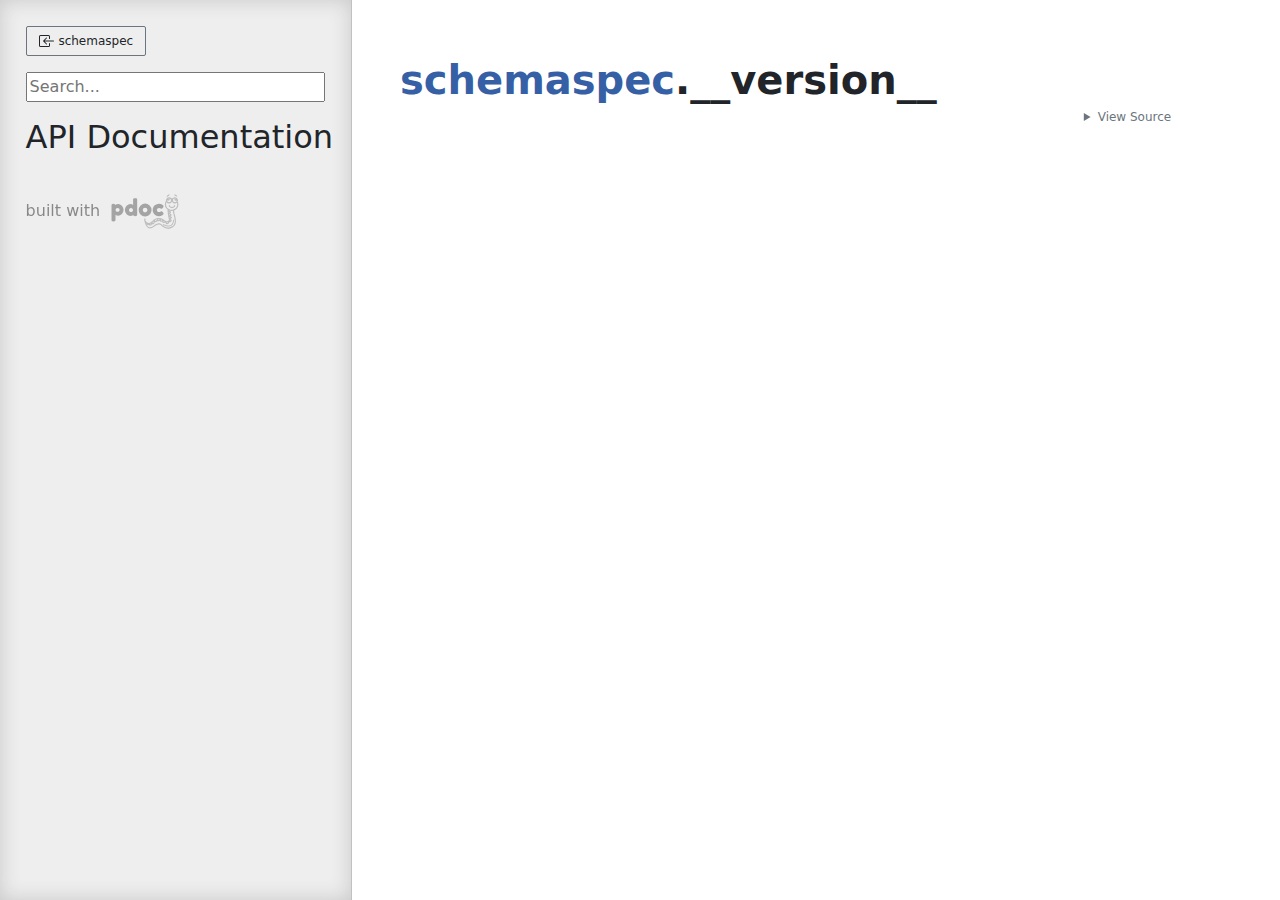
<file: docs/api/0.0.1/schemaspec/__version__.html>
<!doctype html>
<html lang="en">
<head>
    <meta charset="utf-8">
    <meta name="viewport" content="width=device-width, initial-scale=1">
    <meta name="generator" content="pdoc 14.5.0"/>
    <title>schemaspec.__version__ API documentation</title>

    <style>/*! * Bootstrap Reboot v5.0.0 (https://getbootstrap.com/) * Copyright 2011-2021 The Bootstrap Authors * Copyright 2011-2021 Twitter, Inc. * Licensed under MIT (https://github.com/twbs/bootstrap/blob/main/LICENSE) * Forked from Normalize.css, licensed MIT (https://github.com/necolas/normalize.css/blob/master/LICENSE.md) */*,::after,::before{box-sizing:border-box}@media (prefers-reduced-motion:no-preference){:root{scroll-behavior:smooth}}body{margin:0;font-family:system-ui,-apple-system,"Segoe UI",Roboto,"Helvetica Neue",Arial,"Noto Sans","Liberation Sans",sans-serif,"Apple Color Emoji","Segoe UI Emoji","Segoe UI Symbol","Noto Color Emoji";font-size:1rem;font-weight:400;line-height:1.5;color:#212529;background-color:#fff;-webkit-text-size-adjust:100%;-webkit-tap-highlight-color:transparent}hr{margin:1rem 0;color:inherit;background-color:currentColor;border:0;opacity:.25}hr:not([size]){height:1px}h1,h2,h3,h4,h5,h6{margin-top:0;margin-bottom:.5rem;font-weight:500;line-height:1.2}h1{font-size:calc(1.375rem + 1.5vw)}@media (min-width:1200px){h1{font-size:2.5rem}}h2{font-size:calc(1.325rem + .9vw)}@media (min-width:1200px){h2{font-size:2rem}}h3{font-size:calc(1.3rem + .6vw)}@media (min-width:1200px){h3{font-size:1.75rem}}h4{font-size:calc(1.275rem + .3vw)}@media (min-width:1200px){h4{font-size:1.5rem}}h5{font-size:1.25rem}h6{font-size:1rem}p{margin-top:0;margin-bottom:1rem}abbr[data-bs-original-title],abbr[title]{-webkit-text-decoration:underline dotted;text-decoration:underline dotted;cursor:help;-webkit-text-decoration-skip-ink:none;text-decoration-skip-ink:none}address{margin-bottom:1rem;font-style:normal;line-height:inherit}ol,ul{padding-left:2rem}dl,ol,ul{margin-top:0;margin-bottom:1rem}ol ol,ol ul,ul ol,ul ul{margin-bottom:0}dt{font-weight:700}dd{margin-bottom:.5rem;margin-left:0}blockquote{margin:0 0 1rem}b,strong{font-weight:bolder}small{font-size:.875em}mark{padding:.2em;background-color:#fcf8e3}sub,sup{position:relative;font-size:.75em;line-height:0;vertical-align:baseline}sub{bottom:-.25em}sup{top:-.5em}a{color:#0d6efd;text-decoration:underline}a:hover{color:#0a58ca}a:not([href]):not([class]),a:not([href]):not([class]):hover{color:inherit;text-decoration:none}code,kbd,pre,samp{font-family:SFMono-Regular,Menlo,Monaco,Consolas,"Liberation Mono","Courier New",monospace;font-size:1em;direction:ltr;unicode-bidi:bidi-override}pre{display:block;margin-top:0;margin-bottom:1rem;overflow:auto;font-size:.875em}pre code{font-size:inherit;color:inherit;word-break:normal}code{font-size:.875em;color:#d63384;word-wrap:break-word}a>code{color:inherit}kbd{padding:.2rem .4rem;font-size:.875em;color:#fff;background-color:#212529;border-radius:.2rem}kbd kbd{padding:0;font-size:1em;font-weight:700}figure{margin:0 0 1rem}img,svg{vertical-align:middle}table{caption-side:bottom;border-collapse:collapse}caption{padding-top:.5rem;padding-bottom:.5rem;color:#6c757d;text-align:left}th{text-align:inherit;text-align:-webkit-match-parent}tbody,td,tfoot,th,thead,tr{border-color:inherit;border-style:solid;border-width:0}label{display:inline-block}button{border-radius:0}button:focus:not(:focus-visible){outline:0}button,input,optgroup,select,textarea{margin:0;font-family:inherit;font-size:inherit;line-height:inherit}button,select{text-transform:none}[role=button]{cursor:pointer}select{word-wrap:normal}select:disabled{opacity:1}[list]::-webkit-calendar-picker-indicator{display:none}[type=button],[type=reset],[type=submit],button{-webkit-appearance:button}[type=button]:not(:disabled),[type=reset]:not(:disabled),[type=submit]:not(:disabled),button:not(:disabled){cursor:pointer}::-moz-focus-inner{padding:0;border-style:none}textarea{resize:vertical}fieldset{min-width:0;padding:0;margin:0;border:0}legend{float:left;width:100%;padding:0;margin-bottom:.5rem;font-size:calc(1.275rem + .3vw);line-height:inherit}@media (min-width:1200px){legend{font-size:1.5rem}}legend+*{clear:left}::-webkit-datetime-edit-day-field,::-webkit-datetime-edit-fields-wrapper,::-webkit-datetime-edit-hour-field,::-webkit-datetime-edit-minute,::-webkit-datetime-edit-month-field,::-webkit-datetime-edit-text,::-webkit-datetime-edit-year-field{padding:0}::-webkit-inner-spin-button{height:auto}[type=search]{outline-offset:-2px;-webkit-appearance:textfield}::-webkit-search-decoration{-webkit-appearance:none}::-webkit-color-swatch-wrapper{padding:0}::file-selector-button{font:inherit}::-webkit-file-upload-button{font:inherit;-webkit-appearance:button}output{display:inline-block}iframe{border:0}summary{display:list-item;cursor:pointer}progress{vertical-align:baseline}[hidden]{display:none!important}</style>
    <style>/*! syntax-highlighting.css */pre{line-height:125%;}span.linenos{color:inherit; background-color:transparent; padding-left:5px; padding-right:20px;}.pdoc-code .hll{background-color:#ffffcc}.pdoc-code{background:#f8f8f8;}.pdoc-code .c{color:#3D7B7B; font-style:italic}.pdoc-code .err{border:1px solid #FF0000}.pdoc-code .k{color:#008000; font-weight:bold}.pdoc-code .o{color:#666666}.pdoc-code .ch{color:#3D7B7B; font-style:italic}.pdoc-code .cm{color:#3D7B7B; font-style:italic}.pdoc-code .cp{color:#9C6500}.pdoc-code .cpf{color:#3D7B7B; font-style:italic}.pdoc-code .c1{color:#3D7B7B; font-style:italic}.pdoc-code .cs{color:#3D7B7B; font-style:italic}.pdoc-code .gd{color:#A00000}.pdoc-code .ge{font-style:italic}.pdoc-code .gr{color:#E40000}.pdoc-code .gh{color:#000080; font-weight:bold}.pdoc-code .gi{color:#008400}.pdoc-code .go{color:#717171}.pdoc-code .gp{color:#000080; font-weight:bold}.pdoc-code .gs{font-weight:bold}.pdoc-code .gu{color:#800080; font-weight:bold}.pdoc-code .gt{color:#0044DD}.pdoc-code .kc{color:#008000; font-weight:bold}.pdoc-code .kd{color:#008000; font-weight:bold}.pdoc-code .kn{color:#008000; font-weight:bold}.pdoc-code .kp{color:#008000}.pdoc-code .kr{color:#008000; font-weight:bold}.pdoc-code .kt{color:#B00040}.pdoc-code .m{color:#666666}.pdoc-code .s{color:#BA2121}.pdoc-code .na{color:#687822}.pdoc-code .nb{color:#008000}.pdoc-code .nc{color:#0000FF; font-weight:bold}.pdoc-code .no{color:#880000}.pdoc-code .nd{color:#AA22FF}.pdoc-code .ni{color:#717171; font-weight:bold}.pdoc-code .ne{color:#CB3F38; font-weight:bold}.pdoc-code .nf{color:#0000FF}.pdoc-code .nl{color:#767600}.pdoc-code .nn{color:#0000FF; font-weight:bold}.pdoc-code .nt{color:#008000; font-weight:bold}.pdoc-code .nv{color:#19177C}.pdoc-code .ow{color:#AA22FF; font-weight:bold}.pdoc-code .w{color:#bbbbbb}.pdoc-code .mb{color:#666666}.pdoc-code .mf{color:#666666}.pdoc-code .mh{color:#666666}.pdoc-code .mi{color:#666666}.pdoc-code .mo{color:#666666}.pdoc-code .sa{color:#BA2121}.pdoc-code .sb{color:#BA2121}.pdoc-code .sc{color:#BA2121}.pdoc-code .dl{color:#BA2121}.pdoc-code .sd{color:#BA2121; font-style:italic}.pdoc-code .s2{color:#BA2121}.pdoc-code .se{color:#AA5D1F; font-weight:bold}.pdoc-code .sh{color:#BA2121}.pdoc-code .si{color:#A45A77; font-weight:bold}.pdoc-code .sx{color:#008000}.pdoc-code .sr{color:#A45A77}.pdoc-code .s1{color:#BA2121}.pdoc-code .ss{color:#19177C}.pdoc-code .bp{color:#008000}.pdoc-code .fm{color:#0000FF}.pdoc-code .vc{color:#19177C}.pdoc-code .vg{color:#19177C}.pdoc-code .vi{color:#19177C}.pdoc-code .vm{color:#19177C}.pdoc-code .il{color:#666666}</style>
    <style>/*! theme.css */:root{--pdoc-background:#fff;}.pdoc{--text:#212529;--muted:#6c757d;--link:#3660a5;--link-hover:#1659c5;--code:#f8f8f8;--active:#fff598;--accent:#eee;--accent2:#c1c1c1;--nav-hover:rgba(255, 255, 255, 0.5);--name:#0066BB;--def:#008800;--annotation:#007020;}</style>
    <style>/*! layout.css */html, body{width:100%;height:100%;}html, main{scroll-behavior:smooth;}body{background-color:var(--pdoc-background);}@media (max-width:769px){#navtoggle{cursor:pointer;position:absolute;width:50px;height:40px;top:1rem;right:1rem;border-color:var(--text);color:var(--text);display:flex;opacity:0.8;z-index:999;}#navtoggle:hover{opacity:1;}#togglestate + div{display:none;}#togglestate:checked + div{display:inherit;}main, header{padding:2rem 3vw;}header + main{margin-top:-3rem;}.git-button{display:none !important;}nav input[type="search"]{max-width:77%;}nav input[type="search"]:first-child{margin-top:-6px;}nav input[type="search"]:valid ~ *{display:none !important;}}@media (min-width:770px){:root{--sidebar-width:clamp(12.5rem, 28vw, 22rem);}nav{position:fixed;overflow:auto;height:100vh;width:var(--sidebar-width);}main, header{padding:3rem 2rem 3rem calc(var(--sidebar-width) + 3rem);width:calc(54rem + var(--sidebar-width));max-width:100%;}header + main{margin-top:-4rem;}#navtoggle{display:none;}}#togglestate{position:absolute;height:0;opacity:0;}nav.pdoc{--pad:clamp(0.5rem, 2vw, 1.75rem);--indent:1.5rem;background-color:var(--accent);border-right:1px solid var(--accent2);box-shadow:0 0 20px rgba(50, 50, 50, .2) inset;padding:0 0 0 var(--pad);overflow-wrap:anywhere;scrollbar-width:thin; scrollbar-color:var(--accent2) transparent; z-index:1}nav.pdoc::-webkit-scrollbar{width:.4rem; }nav.pdoc::-webkit-scrollbar-thumb{background-color:var(--accent2); }nav.pdoc > div{padding:var(--pad) 0;}nav.pdoc .module-list-button{display:inline-flex;align-items:center;color:var(--text);border-color:var(--muted);margin-bottom:1rem;}nav.pdoc .module-list-button:hover{border-color:var(--text);}nav.pdoc input[type=search]{display:block;outline-offset:0;width:calc(100% - var(--pad));}nav.pdoc .logo{max-width:calc(100% - var(--pad));max-height:35vh;display:block;margin:0 auto 1rem;transform:translate(calc(-.5 * var(--pad)), 0);}nav.pdoc ul{list-style:none;padding-left:0;}nav.pdoc > div > ul{margin-left:calc(0px - var(--pad));}nav.pdoc li a{padding:.2rem 0 .2rem calc(var(--pad) + var(--indent));}nav.pdoc > div > ul > li > a{padding-left:var(--pad);}nav.pdoc li{transition:all 100ms;}nav.pdoc li:hover{background-color:var(--nav-hover);}nav.pdoc a, nav.pdoc a:hover{color:var(--text);}nav.pdoc a{display:block;}nav.pdoc > h2:first-of-type{margin-top:1.5rem;}nav.pdoc .class:before{content:"class ";color:var(--muted);}nav.pdoc .function:after{content:"()";color:var(--muted);}nav.pdoc footer:before{content:"";display:block;width:calc(100% - var(--pad));border-top:solid var(--accent2) 1px;margin-top:1.5rem;padding-top:.5rem;}nav.pdoc footer{font-size:small;}</style>
    <style>/*! content.css */.pdoc{color:var(--text);box-sizing:border-box;line-height:1.5;background:none;}.pdoc .pdoc-button{cursor:pointer;display:inline-block;border:solid black 1px;border-radius:2px;font-size:.75rem;padding:calc(0.5em - 1px) 1em;transition:100ms all;}.pdoc .pdoc-alert{padding:1rem 1rem 1rem calc(1.5rem + 24px);border:1px solid transparent;border-radius:.25rem;background-repeat:no-repeat;background-position:1rem center;margin-bottom:1rem;}.pdoc .pdoc-alert > *:last-child{margin-bottom:0;}.pdoc .pdoc-alert-note {color:#084298;background-color:#cfe2ff;border-color:#b6d4fe;background-image:url("data:image/svg+xml,%3Csvg%20xmlns%3D%22http%3A//www.w3.org/2000/svg%22%20width%3D%2224%22%20height%3D%2224%22%20fill%3D%22%23084298%22%20viewBox%3D%220%200%2016%2016%22%3E%3Cpath%20d%3D%22M8%2016A8%208%200%201%200%208%200a8%208%200%200%200%200%2016zm.93-9.412-1%204.705c-.07.34.029.533.304.533.194%200%20.487-.07.686-.246l-.088.416c-.287.346-.92.598-1.465.598-.703%200-1.002-.422-.808-1.319l.738-3.468c.064-.293.006-.399-.287-.47l-.451-.081.082-.381%202.29-.287zM8%205.5a1%201%200%201%201%200-2%201%201%200%200%201%200%202z%22/%3E%3C/svg%3E");}.pdoc .pdoc-alert-warning{color:#664d03;background-color:#fff3cd;border-color:#ffecb5;background-image:url("data:image/svg+xml,%3Csvg%20xmlns%3D%22http%3A//www.w3.org/2000/svg%22%20width%3D%2224%22%20height%3D%2224%22%20fill%3D%22%23664d03%22%20viewBox%3D%220%200%2016%2016%22%3E%3Cpath%20d%3D%22M8.982%201.566a1.13%201.13%200%200%200-1.96%200L.165%2013.233c-.457.778.091%201.767.98%201.767h13.713c.889%200%201.438-.99.98-1.767L8.982%201.566zM8%205c.535%200%20.954.462.9.995l-.35%203.507a.552.552%200%200%201-1.1%200L7.1%205.995A.905.905%200%200%201%208%205zm.002%206a1%201%200%201%201%200%202%201%201%200%200%201%200-2z%22/%3E%3C/svg%3E");}.pdoc .pdoc-alert-danger{color:#842029;background-color:#f8d7da;border-color:#f5c2c7;background-image:url("data:image/svg+xml,%3Csvg%20xmlns%3D%22http%3A//www.w3.org/2000/svg%22%20width%3D%2224%22%20height%3D%2224%22%20fill%3D%22%23842029%22%20viewBox%3D%220%200%2016%2016%22%3E%3Cpath%20d%3D%22M5.52.359A.5.5%200%200%201%206%200h4a.5.5%200%200%201%20.474.658L8.694%206H12.5a.5.5%200%200%201%20.395.807l-7%209a.5.5%200%200%201-.873-.454L6.823%209.5H3.5a.5.5%200%200%201-.48-.641l2.5-8.5z%22/%3E%3C/svg%3E");}.pdoc .visually-hidden{position:absolute !important;width:1px !important;height:1px !important;padding:0 !important;margin:-1px !important;overflow:hidden !important;clip:rect(0, 0, 0, 0) !important;white-space:nowrap !important;border:0 !important;}.pdoc h1, .pdoc h2, .pdoc h3{font-weight:300;margin:.3em 0;padding:.2em 0;}.pdoc > section:not(.module-info) h1{font-size:1.5rem;font-weight:500;}.pdoc > section:not(.module-info) h2{font-size:1.4rem;font-weight:500;}.pdoc > section:not(.module-info) h3{font-size:1.3rem;font-weight:500;}.pdoc > section:not(.module-info) h4{font-size:1.2rem;}.pdoc > section:not(.module-info) h5{font-size:1.1rem;}.pdoc a{text-decoration:none;color:var(--link);}.pdoc a:hover{color:var(--link-hover);}.pdoc blockquote{margin-left:2rem;}.pdoc pre{border-top:1px solid var(--accent2);border-bottom:1px solid var(--accent2);margin-top:0;margin-bottom:1em;padding:.5rem 0 .5rem .5rem;overflow-x:auto;background-color:var(--code);}.pdoc code{color:var(--text);padding:.2em .4em;margin:0;font-size:85%;background-color:var(--accent);border-radius:6px;}.pdoc a > code{color:inherit;}.pdoc pre > code{display:inline-block;font-size:inherit;background:none;border:none;padding:0;}.pdoc > section:not(.module-info){margin-bottom:1.5rem;}.pdoc .modulename{margin-top:0;font-weight:bold;}.pdoc .modulename a{color:var(--link);transition:100ms all;}.pdoc .git-button{float:right;border:solid var(--link) 1px;}.pdoc .git-button:hover{background-color:var(--link);color:var(--pdoc-background);}.view-source-toggle-state,.view-source-toggle-state ~ .pdoc-code{display:none;}.view-source-toggle-state:checked ~ .pdoc-code{display:block;}.view-source-button{display:inline-block;float:right;font-size:.75rem;line-height:1.5rem;color:var(--muted);padding:0 .4rem 0 1.3rem;cursor:pointer;text-indent:-2px;}.view-source-button > span{visibility:hidden;}.module-info .view-source-button{float:none;display:flex;justify-content:flex-end;margin:-1.2rem .4rem -.2rem 0;}.view-source-button::before{position:absolute;content:"View Source";display:list-item;list-style-type:disclosure-closed;}.view-source-toggle-state:checked ~ .attr .view-source-button::before,.view-source-toggle-state:checked ~ .view-source-button::before{list-style-type:disclosure-open;}.pdoc .docstring{margin-bottom:1.5rem;}.pdoc section:not(.module-info) .docstring{margin-left:clamp(0rem, 5vw - 2rem, 1rem);}.pdoc .docstring .pdoc-code{margin-left:1em;margin-right:1em;}.pdoc h1:target,.pdoc h2:target,.pdoc h3:target,.pdoc h4:target,.pdoc h5:target,.pdoc h6:target,.pdoc .pdoc-code > pre > span:target{background-color:var(--active);box-shadow:-1rem 0 0 0 var(--active);}.pdoc .pdoc-code > pre > span:target{display:block;}.pdoc div:target > .attr,.pdoc section:target > .attr,.pdoc dd:target > a{background-color:var(--active);}.pdoc *{scroll-margin:2rem;}.pdoc .pdoc-code .linenos{user-select:none;}.pdoc .attr:hover{filter:contrast(0.95);}.pdoc section, .pdoc .classattr{position:relative;}.pdoc .headerlink{--width:clamp(1rem, 3vw, 2rem);position:absolute;top:0;left:calc(0rem - var(--width));transition:all 100ms ease-in-out;opacity:0;}.pdoc .headerlink::before{content:"#";display:block;text-align:center;width:var(--width);height:2.3rem;line-height:2.3rem;font-size:1.5rem;}.pdoc .attr:hover ~ .headerlink,.pdoc *:target > .headerlink,.pdoc .headerlink:hover{opacity:1;}.pdoc .attr{display:block;margin:.5rem 0 .5rem;padding:.4rem .4rem .4rem 1rem;background-color:var(--accent);overflow-x:auto;}.pdoc .classattr{margin-left:2rem;}.pdoc .name{color:var(--name);font-weight:bold;}.pdoc .def{color:var(--def);font-weight:bold;}.pdoc .signature{background-color:transparent;}.pdoc .param, .pdoc .return-annotation{white-space:pre;}.pdoc .signature.multiline .param{display:block;}.pdoc .signature.condensed .param{display:inline-block;}.pdoc .annotation{color:var(--annotation);}.pdoc .view-value-toggle-state,.pdoc .view-value-toggle-state ~ .default_value{display:none;}.pdoc .view-value-toggle-state:checked ~ .default_value{display:inherit;}.pdoc .view-value-button{font-size:.5rem;vertical-align:middle;border-style:dashed;margin-top:-0.1rem;}.pdoc .view-value-button:hover{background:white;}.pdoc .view-value-button::before{content:"show";text-align:center;width:2.2em;display:inline-block;}.pdoc .view-value-toggle-state:checked ~ .view-value-button::before{content:"hide";}.pdoc .inherited{margin-left:2rem;}.pdoc .inherited dt{font-weight:700;}.pdoc .inherited dt, .pdoc .inherited dd{display:inline;margin-left:0;margin-bottom:.5rem;}.pdoc .inherited dd:not(:last-child):after{content:", ";}.pdoc .inherited .class:before{content:"class ";}.pdoc .inherited .function a:after{content:"()";}.pdoc .search-result .docstring{overflow:auto;max-height:25vh;}.pdoc .search-result.focused > .attr{background-color:var(--active);}.pdoc .attribution{margin-top:2rem;display:block;opacity:0.5;transition:all 200ms;filter:grayscale(100%);}.pdoc .attribution:hover{opacity:1;filter:grayscale(0%);}.pdoc .attribution img{margin-left:5px;height:35px;vertical-align:middle;width:70px;transition:all 200ms;}.pdoc table{display:block;width:max-content;max-width:100%;overflow:auto;margin-bottom:1rem;}.pdoc table th{font-weight:600;}.pdoc table th, .pdoc table td{padding:6px 13px;border:1px solid var(--accent2);}</style>
    <style>/*! custom.css */.pdoc-code:has(+ .pdoc-code) > pre, .pdoc-code + .pdoc-code > pre{margin-top:0;margin-bottom:0;border-top:none;border-bottom:none;}.pdoc-code + .pdoc-code > pre{border-top:1px solid var(--accent2);background-color:color-mix(in srgb, var(--code) 75%, var(--accent));}</style></head>
<body>
    <nav class="pdoc">
        <label id="navtoggle" for="togglestate" class="pdoc-button"><svg xmlns='http://www.w3.org/2000/svg' viewBox='0 0 30 30'><path stroke-linecap='round' stroke="currentColor" stroke-miterlimit='10' stroke-width='2' d='M4 7h22M4 15h22M4 23h22'/></svg></label>
        <input id="togglestate" type="checkbox" aria-hidden="true" tabindex="-1">
        <div>            <a class="pdoc-button module-list-button" href="../schemaspec.html">
<svg xmlns="http://www.w3.org/2000/svg" width="16" height="16" fill="currentColor" class="bi bi-box-arrow-in-left" viewBox="0 0 16 16">
  <path fill-rule="evenodd" d="M10 3.5a.5.5 0 0 0-.5-.5h-8a.5.5 0 0 0-.5.5v9a.5.5 0 0 0 .5.5h8a.5.5 0 0 0 .5-.5v-2a.5.5 0 0 1 1 0v2A1.5 1.5 0 0 1 9.5 14h-8A1.5 1.5 0 0 1 0 12.5v-9A1.5 1.5 0 0 1 1.5 2h8A1.5 1.5 0 0 1 11 3.5v2a.5.5 0 0 1-1 0v-2z"/>
  <path fill-rule="evenodd" d="M4.146 8.354a.5.5 0 0 1 0-.708l3-3a.5.5 0 1 1 .708.708L5.707 7.5H14.5a.5.5 0 0 1 0 1H5.707l2.147 2.146a.5.5 0 0 1-.708.708l-3-3z"/>
</svg>                &nbsp;schemaspec</a>


            <input type="search" placeholder="Search..." role="searchbox" aria-label="search"
                   pattern=".+" required>



            <h2>API Documentation</h2>
                <ul class="memberlist">
    </ul>



        <a class="attribution" title="pdoc: Python API documentation generator" href="https://pdoc.dev" target="_blank">
            built with <span class="visually-hidden">pdoc</span><img
                alt="pdoc logo"
                src="data:image/svg+xml,%3Csvg%20xmlns%3D%22http%3A//www.w3.org/2000/svg%22%20role%3D%22img%22%20aria-label%3D%22pdoc%20logo%22%20width%3D%22300%22%20height%3D%22150%22%20viewBox%3D%22-1%200%2060%2030%22%3E%3Ctitle%3Epdoc%3C/title%3E%3Cpath%20d%3D%22M29.621%2021.293c-.011-.273-.214-.475-.511-.481a.5.5%200%200%200-.489.503l-.044%201.393c-.097.551-.695%201.215-1.566%201.704-.577.428-1.306.486-2.193.182-1.426-.617-2.467-1.654-3.304-2.487l-.173-.172a3.43%203.43%200%200%200-.365-.306.49.49%200%200%200-.286-.196c-1.718-1.06-4.931-1.47-7.353.191l-.219.15c-1.707%201.187-3.413%202.131-4.328%201.03-.02-.027-.49-.685-.141-1.763.233-.721.546-2.408.772-4.076.042-.09.067-.187.046-.288.166-1.347.277-2.625.241-3.351%201.378-1.008%202.271-2.586%202.271-4.362%200-.976-.272-1.935-.788-2.774-.057-.094-.122-.18-.184-.268.033-.167.052-.339.052-.516%200-1.477-1.202-2.679-2.679-2.679-.791%200-1.496.352-1.987.9a6.3%206.3%200%200%200-1.001.029c-.492-.564-1.207-.929-2.012-.929-1.477%200-2.679%201.202-2.679%202.679A2.65%202.65%200%200%200%20.97%206.554c-.383.747-.595%201.572-.595%202.41%200%202.311%201.507%204.29%203.635%205.107-.037.699-.147%202.27-.423%203.294l-.137.461c-.622%202.042-2.515%208.257%201.727%2010.643%201.614.908%203.06%201.248%204.317%201.248%202.665%200%204.492-1.524%205.322-2.401%201.476-1.559%202.886-1.854%206.491.82%201.877%201.393%203.514%201.753%204.861%201.068%202.223-1.713%202.811-3.867%203.399-6.374.077-.846.056-1.469.054-1.537zm-4.835%204.313c-.054.305-.156.586-.242.629-.034-.007-.131-.022-.307-.157-.145-.111-.314-.478-.456-.908.221.121.432.25.675.355.115.039.219.051.33.081zm-2.251-1.238c-.05.33-.158.648-.252.694-.022.001-.125-.018-.307-.157-.217-.166-.488-.906-.639-1.573.358.344.754.693%201.198%201.036zm-3.887-2.337c-.006-.116-.018-.231-.041-.342.635.145%201.189.368%201.599.625.097.231.166.481.174.642-.03.049-.055.101-.067.158-.046.013-.128.026-.298.004-.278-.037-.901-.57-1.367-1.087zm-1.127-.497c.116.306.176.625.12.71-.019.014-.117.045-.345.016-.206-.027-.604-.332-.986-.695.41-.051.816-.056%201.211-.031zm-4.535%201.535c.209.22.379.47.358.598-.006.041-.088.138-.351.234-.144.055-.539-.063-.979-.259a11.66%2011.66%200%200%200%20.972-.573zm.983-.664c.359-.237.738-.418%201.126-.554.25.237.479.548.457.694-.006.042-.087.138-.351.235-.174.064-.694-.105-1.232-.375zm-3.381%201.794c-.022.145-.061.29-.149.401-.133.166-.358.248-.69.251h-.002c-.133%200-.306-.26-.45-.621.417.091.854.07%201.291-.031zm-2.066-8.077a4.78%204.78%200%200%201-.775-.584c.172-.115.505-.254.88-.378l-.105.962zm-.331%202.302a10.32%2010.32%200%200%201-.828-.502c.202-.143.576-.328.984-.49l-.156.992zm-.45%202.157l-.701-.403c.214-.115.536-.249.891-.376a11.57%2011.57%200%200%201-.19.779zm-.181%201.716c.064.398.194.702.298.893-.194-.051-.435-.162-.736-.398.061-.119.224-.3.438-.495zM8.87%204.141c0%20.152-.123.276-.276.276s-.275-.124-.275-.276.123-.276.276-.276.275.124.275.276zm-.735-.389a1.15%201.15%200%200%200-.314.783%201.16%201.16%200%200%200%201.162%201.162c.457%200%20.842-.27%201.032-.653.026.117.042.238.042.362a1.68%201.68%200%200%201-1.679%201.679%201.68%201.68%200%200%201-1.679-1.679c0-.843.626-1.535%201.436-1.654zM5.059%205.406A1.68%201.68%200%200%201%203.38%207.085a1.68%201.68%200%200%201-1.679-1.679c0-.037.009-.072.011-.109.21.3.541.508.935.508a1.16%201.16%200%200%200%201.162-1.162%201.14%201.14%200%200%200-.474-.912c.015%200%20.03-.005.045-.005.926.001%201.679.754%201.679%201.68zM3.198%204.141c0%20.152-.123.276-.276.276s-.275-.124-.275-.276.123-.276.276-.276.275.124.275.276zM1.375%208.964c0-.52.103-1.035.288-1.52.466.394%201.06.64%201.717.64%201.144%200%202.116-.725%202.499-1.738.383%201.012%201.355%201.738%202.499%201.738.867%200%201.631-.421%202.121-1.062.307.605.478%201.267.478%201.942%200%202.486-2.153%204.51-4.801%204.51s-4.801-2.023-4.801-4.51zm24.342%2019.349c-.985.498-2.267.168-3.813-.979-3.073-2.281-5.453-3.199-7.813-.705-1.315%201.391-4.163%203.365-8.423.97-3.174-1.786-2.239-6.266-1.261-9.479l.146-.492c.276-1.02.395-2.457.444-3.268a6.11%206.11%200%200%200%201.18.115%206.01%206.01%200%200%200%202.536-.562l-.006.175c-.802.215-1.848.612-2.021%201.25-.079.295.021.601.274.837.219.203.415.364.598.501-.667.304-1.243.698-1.311%201.179-.02.144-.022.507.393.787.213.144.395.26.564.365-1.285.521-1.361.96-1.381%201.126-.018.142-.011.496.427.746l.854.489c-.473.389-.971.914-.999%201.429-.018.278.095.532.316.713.675.556%201.231.721%201.653.721.059%200%20.104-.014.158-.02.207.707.641%201.64%201.513%201.64h.013c.8-.008%201.236-.345%201.462-.626.173-.216.268-.457.325-.692.424.195.93.374%201.372.374.151%200%20.294-.021.423-.068.732-.27.944-.704.993-1.021.009-.061.003-.119.002-.179.266.086.538.147.789.147.15%200%20.294-.021.423-.069.542-.2.797-.489.914-.754.237.147.478.258.704.288.106.014.205.021.296.021.356%200%20.595-.101.767-.229.438.435%201.094.992%201.656%201.067.106.014.205.021.296.021a1.56%201.56%200%200%200%20.323-.035c.17.575.453%201.289.866%201.605.358.273.665.362.914.362a.99.99%200%200%200%20.421-.093%201.03%201.03%200%200%200%20.245-.164c.168.428.39.846.68%201.068.358.273.665.362.913.362a.99.99%200%200%200%20.421-.093c.317-.148.512-.448.639-.762.251.157.495.257.726.257.127%200%20.25-.024.37-.071.427-.17.706-.617.841-1.314.022-.015.047-.022.068-.038.067-.051.133-.104.196-.159-.443%201.486-1.107%202.761-2.086%203.257zM8.66%209.925a.5.5%200%201%200-1%200c0%20.653-.818%201.205-1.787%201.205s-1.787-.552-1.787-1.205a.5.5%200%201%200-1%200c0%201.216%201.25%202.205%202.787%202.205s2.787-.989%202.787-2.205zm4.4%2015.965l-.208.097c-2.661%201.258-4.708%201.436-6.086.527-1.542-1.017-1.88-3.19-1.844-4.198a.4.4%200%200%200-.385-.414c-.242-.029-.406.164-.414.385-.046%201.249.367%203.686%202.202%204.896.708.467%201.547.7%202.51.7%201.248%200%202.706-.392%204.362-1.174l.185-.086a.4.4%200%200%200%20.205-.527c-.089-.204-.326-.291-.527-.206zM9.547%202.292c.093.077.205.114.317.114a.5.5%200%200%200%20.318-.886L8.817.397a.5.5%200%200%200-.703.068.5.5%200%200%200%20.069.703l1.364%201.124zm-7.661-.065c.086%200%20.173-.022.253-.068l1.523-.893a.5.5%200%200%200-.506-.863l-1.523.892a.5.5%200%200%200-.179.685c.094.158.261.247.432.247z%22%20transform%3D%22matrix%28-1%200%200%201%2058%200%29%22%20fill%3D%22%233bb300%22/%3E%3Cpath%20d%3D%22M.3%2021.86V10.18q0-.46.02-.68.04-.22.18-.5.28-.54%201.34-.54%201.06%200%201.42.28.38.26.44.78.76-1.04%202.38-1.04%201.64%200%203.1%201.54%201.46%201.54%201.46%203.58%200%202.04-1.46%203.58-1.44%201.54-3.08%201.54-1.64%200-2.38-.92v4.04q0%20.46-.04.68-.02.22-.18.5-.14.3-.5.42-.36.12-.98.12-.62%200-1-.12-.36-.12-.52-.4-.14-.28-.18-.5-.02-.22-.02-.68zm3.96-9.42q-.46.54-.46%201.18%200%20.64.46%201.18.48.52%201.2.52.74%200%201.24-.52.52-.52.52-1.18%200-.66-.48-1.18-.48-.54-1.26-.54-.76%200-1.22.54zm14.741-8.36q.16-.3.54-.42.38-.12%201-.12.64%200%201.02.12.38.12.52.42.16.3.18.54.04.22.04.68v11.94q0%20.46-.04.7-.02.22-.18.5-.3.54-1.7.54-1.38%200-1.54-.98-.84.96-2.34.96-1.8%200-3.28-1.56-1.48-1.58-1.48-3.66%200-2.1%201.48-3.68%201.5-1.58%203.28-1.58%201.48%200%202.3%201v-4.2q0-.46.02-.68.04-.24.18-.52zm-3.24%2010.86q.52.54%201.26.54.74%200%201.22-.54.5-.54.5-1.18%200-.66-.48-1.22-.46-.56-1.26-.56-.8%200-1.28.56-.48.54-.48%201.2%200%20.66.52%201.2zm7.833-1.2q0-2.4%201.68-3.96%201.68-1.56%203.84-1.56%202.16%200%203.82%201.56%201.66%201.54%201.66%203.94%200%201.66-.86%202.96-.86%201.28-2.1%201.9-1.22.6-2.54.6-1.32%200-2.56-.64-1.24-.66-2.1-1.92-.84-1.28-.84-2.88zm4.18%201.44q.64.48%201.3.48.66%200%201.32-.5.66-.5.66-1.48%200-.98-.62-1.46-.62-.48-1.34-.48-.72%200-1.34.5-.62.5-.62%201.48%200%20.96.64%201.46zm11.412-1.44q0%20.84.56%201.32.56.46%201.18.46.64%200%201.18-.36.56-.38.9-.38.6%200%201.46%201.06.46.58.46%201.04%200%20.76-1.1%201.42-1.14.8-2.8.8-1.86%200-3.58-1.34-.82-.64-1.34-1.7-.52-1.08-.52-2.36%200-1.3.52-2.34.52-1.06%201.34-1.7%201.66-1.32%203.54-1.32.76%200%201.48.22.72.2%201.06.4l.32.2q.36.24.56.38.52.4.52.92%200%20.5-.42%201.14-.72%201.1-1.38%201.1-.38%200-1.08-.44-.36-.34-1.04-.34-.66%200-1.24.48-.58.48-.58%201.34z%22%20fill%3D%22green%22/%3E%3C/svg%3E"/>
        </a>
</div>
    </nav>
    <main class="pdoc">
            <section class="module-info">
                    <h1 class="modulename">
<a href="./../schemaspec.html">schemaspec</a><wbr>.__version__    </h1>

                
                        <input id="mod-__version__-view-source" class="view-source-toggle-state" type="checkbox" aria-hidden="true" tabindex="-1">

                        <label class="view-source-button" for="mod-__version__-view-source"><span>View Source</span></label>

                        <div class="pdoc-code codehilite"><pre><span></span><span id="L-1"><a href="#L-1"><span class="linenos">1</span></a><span class="n">__version__</span> <span class="o">=</span> <span class="s2">&quot;0.0.1&quot;</span>
</span></pre></div>


            </section>
    </main>
<script>
    function escapeHTML(html) {
        return document.createElement('div').appendChild(document.createTextNode(html)).parentNode.innerHTML;
    }

    const originalContent = document.querySelector("main.pdoc");
    let currentContent = originalContent;

    function setContent(innerHTML) {
        let elem;
        if (innerHTML) {
            elem = document.createElement("main");
            elem.classList.add("pdoc");
            elem.innerHTML = innerHTML;
        } else {
            elem = originalContent;
        }
        if (currentContent !== elem) {
            currentContent.replaceWith(elem);
            currentContent = elem;
        }
    }

    function getSearchTerm() {
        return (new URL(window.location)).searchParams.get("search");
    }

    const searchBox = document.querySelector(".pdoc input[type=search]");
    searchBox.addEventListener("input", function () {
        let url = new URL(window.location);
        if (searchBox.value.trim()) {
            url.hash = "";
            url.searchParams.set("search", searchBox.value);
        } else {
            url.searchParams.delete("search");
        }
        history.replaceState("", "", url.toString());
        onInput();
    });
    window.addEventListener("popstate", onInput);


    let search, searchErr;

    async function initialize() {
        try {
            search = await new Promise((resolve, reject) => {
                const script = document.createElement("script");
                script.type = "text/javascript";
                script.async = true;
                script.onload = () => resolve(window.pdocSearch);
                script.onerror = (e) => reject(e);
                script.src = "../search.js";
                document.getElementsByTagName("head")[0].appendChild(script);
            });
        } catch (e) {
            console.error("Cannot fetch pdoc search index");
            searchErr = "Cannot fetch search index.";
        }
        onInput();

        document.querySelector("nav.pdoc").addEventListener("click", e => {
            if (e.target.hash) {
                searchBox.value = "";
                searchBox.dispatchEvent(new Event("input"));
            }
        });
    }

    function onInput() {
        setContent((() => {
            const term = getSearchTerm();
            if (!term) {
                return null
            }
            if (searchErr) {
                return `<h3>Error: ${searchErr}</h3>`
            }
            if (!search) {
                return "<h3>Searching...</h3>"
            }

            window.scrollTo({top: 0, left: 0, behavior: 'auto'});

            const results = search(term);

            let html;
            if (results.length === 0) {
                html = `No search results for '${escapeHTML(term)}'.`
            } else {
                html = `<h4>${results.length} search result${results.length > 1 ? "s" : ""} for '${escapeHTML(term)}'.</h4>`;
            }
            for (let result of results.slice(0, 10)) {
                let doc = result.doc;
                let url = `../${doc.modulename.replaceAll(".", "/")}.html`;
                if (doc.qualname) {
                    url += `#${doc.qualname}`;
                }

                let heading;
                switch (result.doc.kind) {
                    case "function":
                        if (doc.fullname.endsWith(".__init__")) {
                            heading = `<span class="name">${doc.fullname.replace(/\.__init__$/, "")}</span>${doc.signature}`;
                        } else {
                            heading = `<span class="def">${doc.funcdef}</span> <span class="name">${doc.fullname}</span>${doc.signature}`;
                        }
                        break;
                    case "class":
                        heading = `<span class="def">class</span> <span class="name">${doc.fullname}</span>`;
                        if (doc.bases)
                            heading += `<wbr>(<span class="base">${doc.bases}</span>)`;
                        heading += `:`;
                        break;
                    case "variable":
                        heading = `<span class="name">${doc.fullname}</span>`;
                        if (doc.annotation)
                            heading += `<span class="annotation">${doc.annotation}</span>`;
                        if (doc.default_value)
                            heading += `<span class="default_value"> = ${doc.default_value}</span>`;
                        break;
                    default:
                        heading = `<span class="name">${doc.fullname}</span>`;
                        break;
                }
                html += `
                        <section class="search-result">
                        <a href="${url}" class="attr ${doc.kind}">${heading}</a>
                        <div class="docstring">${doc.doc}</div>
                        </section>
                    `;

            }
            return html;
        })());
    }

    if (getSearchTerm()) {
        initialize();
        searchBox.value = getSearchTerm();
        onInput();
    } else {
        searchBox.addEventListener("focus", initialize, {once: true});
    }

    searchBox.addEventListener("keydown", e => {
        if (["ArrowDown", "ArrowUp", "Enter"].includes(e.key)) {
            let focused = currentContent.querySelector(".search-result.focused");
            if (!focused) {
                currentContent.querySelector(".search-result").classList.add("focused");
            } else if (
                e.key === "ArrowDown"
                && focused.nextElementSibling
                && focused.nextElementSibling.classList.contains("search-result")
            ) {
                focused.classList.remove("focused");
                focused.nextElementSibling.classList.add("focused");
                focused.nextElementSibling.scrollIntoView({
                    behavior: "smooth",
                    block: "nearest",
                    inline: "nearest"
                });
            } else if (
                e.key === "ArrowUp"
                && focused.previousElementSibling
                && focused.previousElementSibling.classList.contains("search-result")
            ) {
                focused.classList.remove("focused");
                focused.previousElementSibling.classList.add("focused");
                focused.previousElementSibling.scrollIntoView({
                    behavior: "smooth",
                    block: "nearest",
                    inline: "nearest"
                });
            } else if (
                e.key === "Enter"
            ) {
                focused.querySelector("a").click();
            }
        }
    });
</script></body>
</html>
</file>
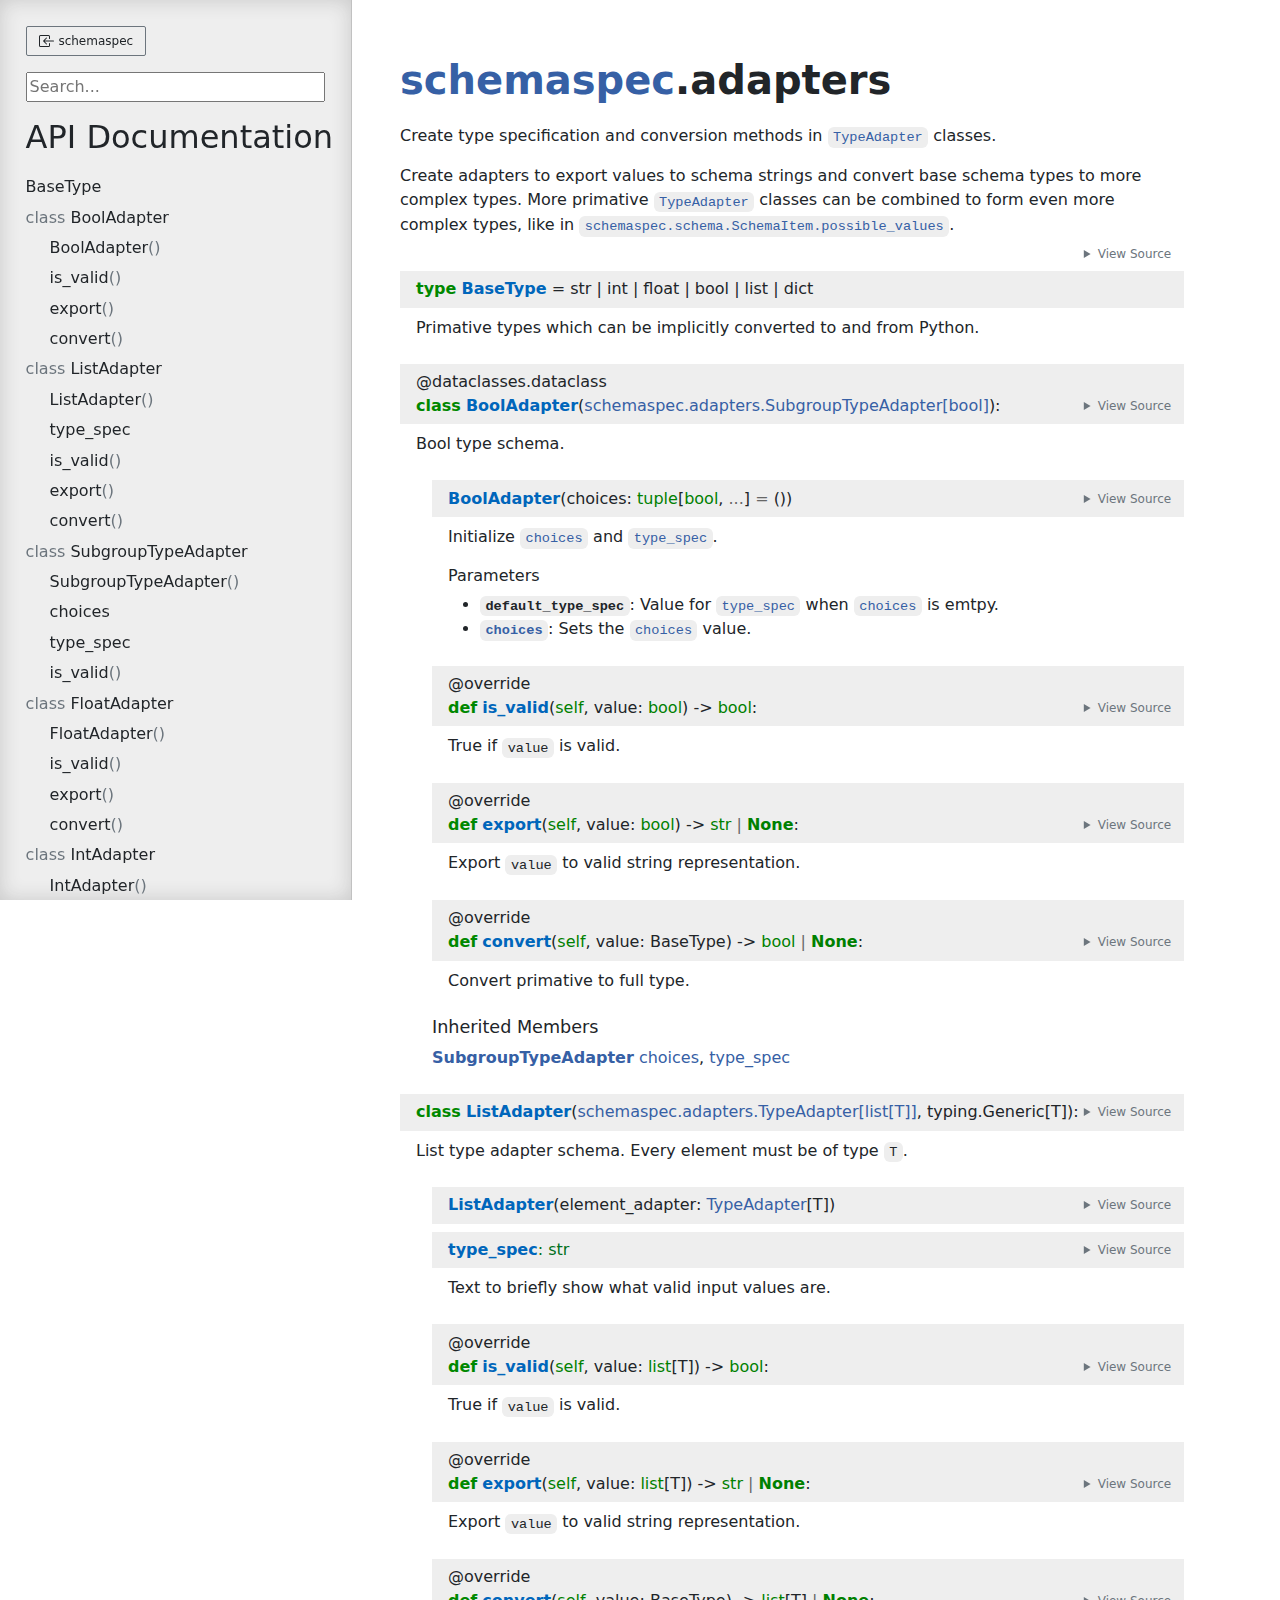
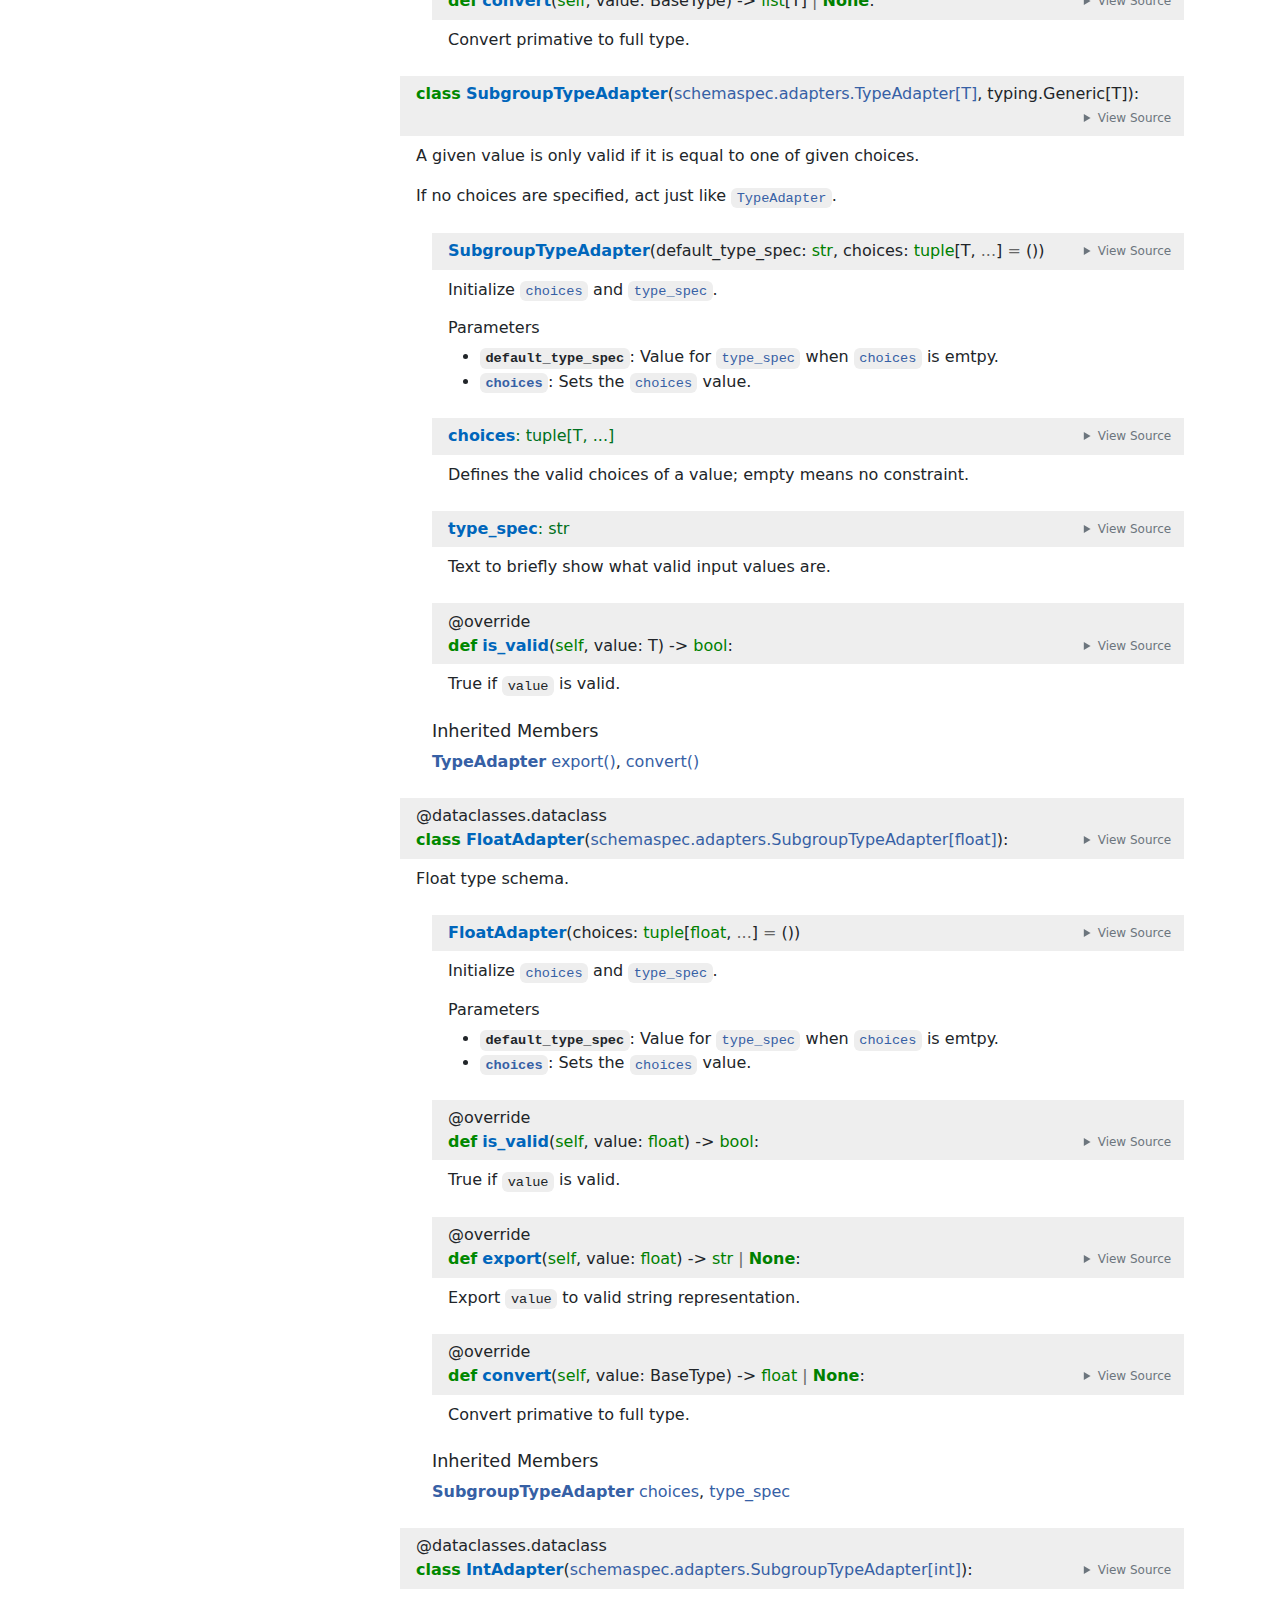
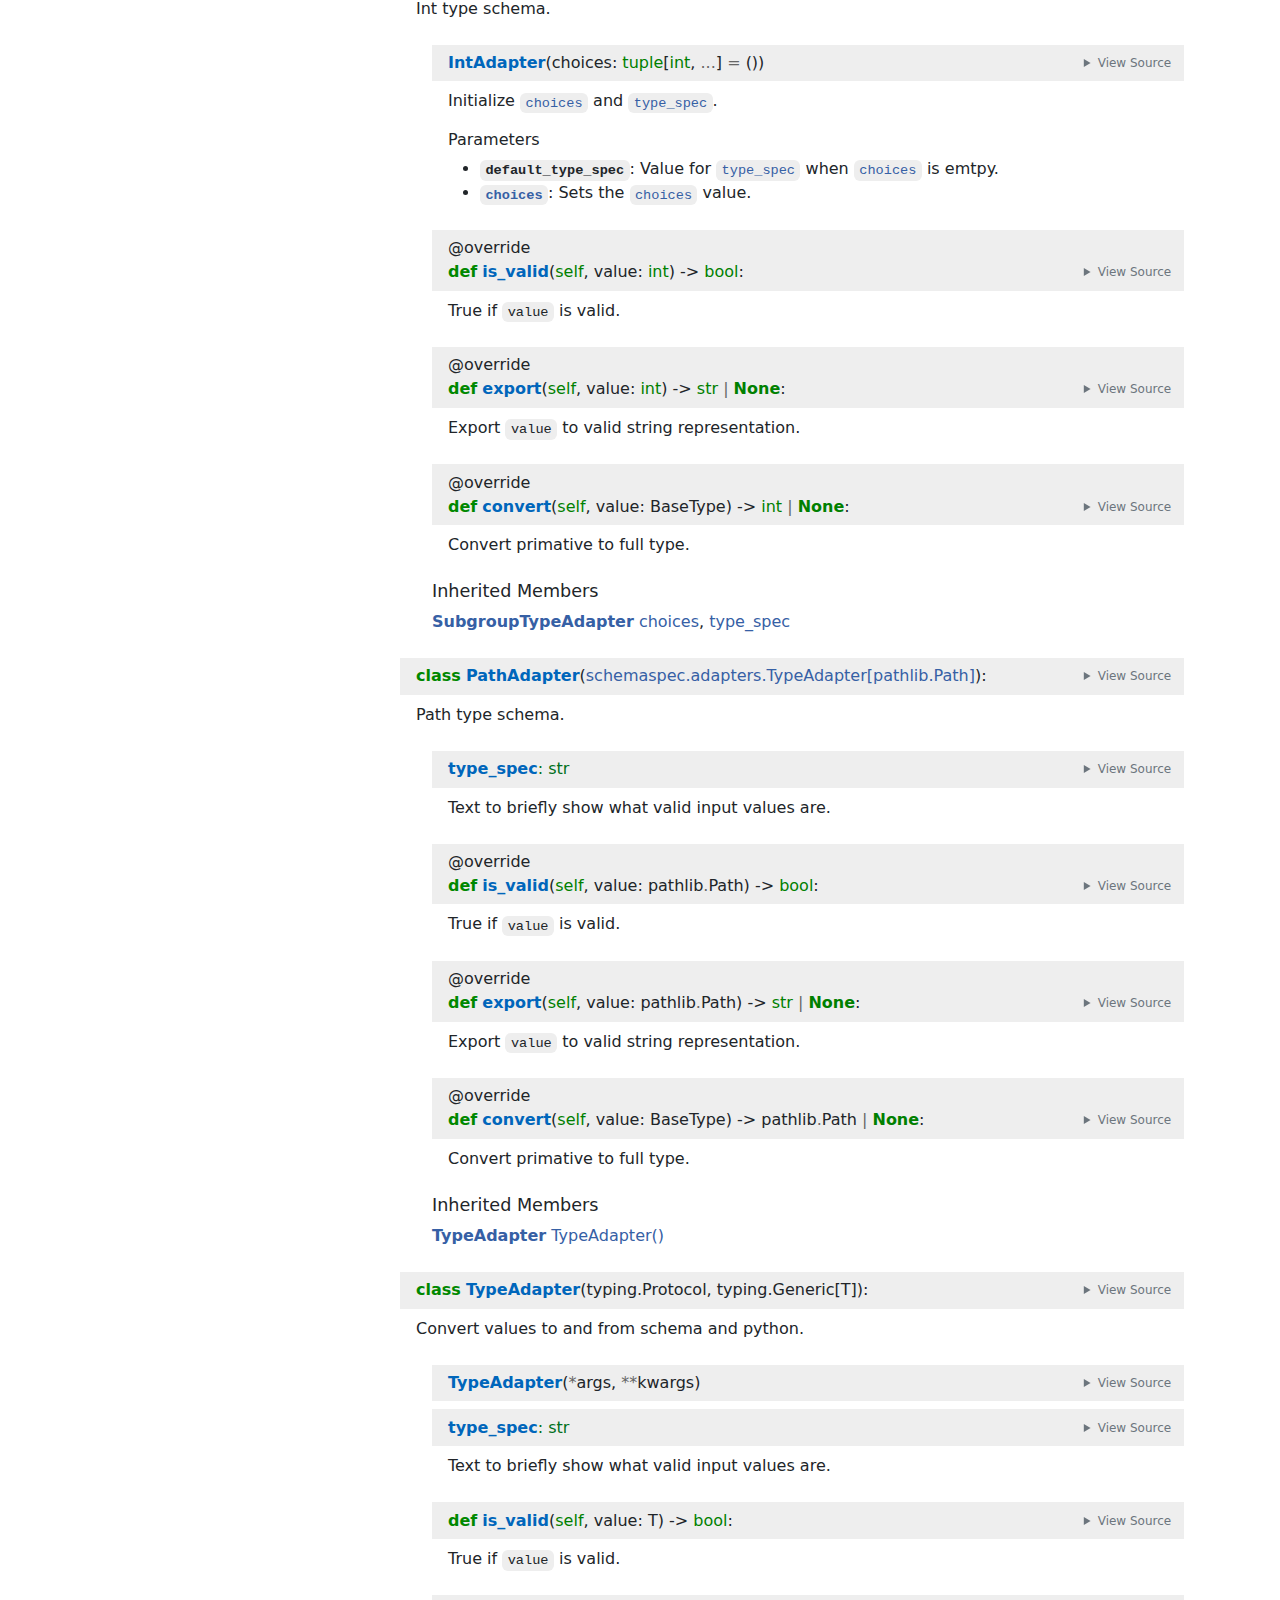
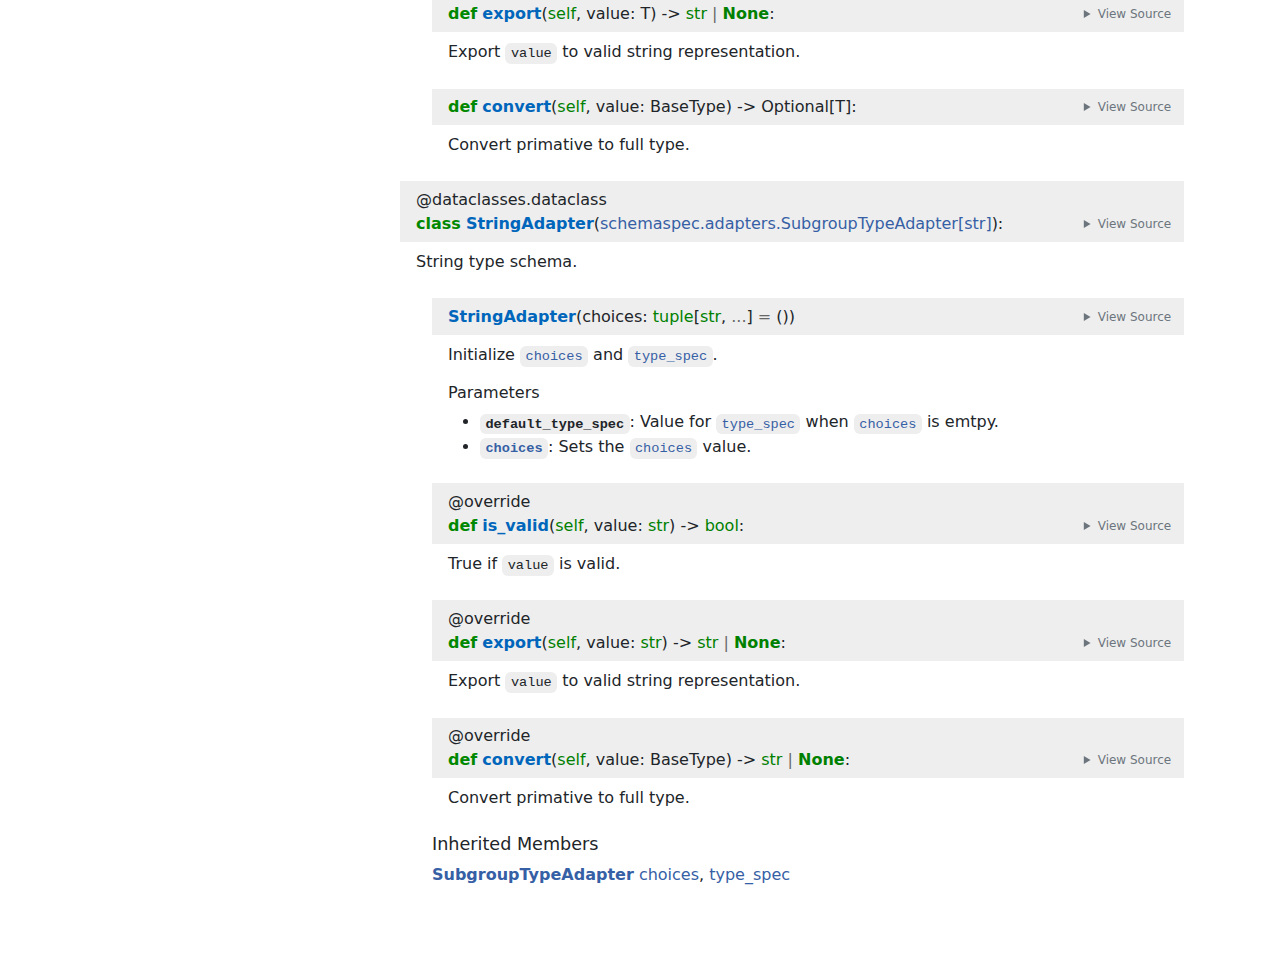
<file: docs/api/0.0.1/schemaspec/adapters.html>
<!doctype html>
<html lang="en">
<head>
    <meta charset="utf-8">
    <meta name="viewport" content="width=device-width, initial-scale=1">
    <meta name="generator" content="pdoc 14.5.0"/>
    <title>schemaspec.adapters API documentation</title>

    <style>/*! * Bootstrap Reboot v5.0.0 (https://getbootstrap.com/) * Copyright 2011-2021 The Bootstrap Authors * Copyright 2011-2021 Twitter, Inc. * Licensed under MIT (https://github.com/twbs/bootstrap/blob/main/LICENSE) * Forked from Normalize.css, licensed MIT (https://github.com/necolas/normalize.css/blob/master/LICENSE.md) */*,::after,::before{box-sizing:border-box}@media (prefers-reduced-motion:no-preference){:root{scroll-behavior:smooth}}body{margin:0;font-family:system-ui,-apple-system,"Segoe UI",Roboto,"Helvetica Neue",Arial,"Noto Sans","Liberation Sans",sans-serif,"Apple Color Emoji","Segoe UI Emoji","Segoe UI Symbol","Noto Color Emoji";font-size:1rem;font-weight:400;line-height:1.5;color:#212529;background-color:#fff;-webkit-text-size-adjust:100%;-webkit-tap-highlight-color:transparent}hr{margin:1rem 0;color:inherit;background-color:currentColor;border:0;opacity:.25}hr:not([size]){height:1px}h1,h2,h3,h4,h5,h6{margin-top:0;margin-bottom:.5rem;font-weight:500;line-height:1.2}h1{font-size:calc(1.375rem + 1.5vw)}@media (min-width:1200px){h1{font-size:2.5rem}}h2{font-size:calc(1.325rem + .9vw)}@media (min-width:1200px){h2{font-size:2rem}}h3{font-size:calc(1.3rem + .6vw)}@media (min-width:1200px){h3{font-size:1.75rem}}h4{font-size:calc(1.275rem + .3vw)}@media (min-width:1200px){h4{font-size:1.5rem}}h5{font-size:1.25rem}h6{font-size:1rem}p{margin-top:0;margin-bottom:1rem}abbr[data-bs-original-title],abbr[title]{-webkit-text-decoration:underline dotted;text-decoration:underline dotted;cursor:help;-webkit-text-decoration-skip-ink:none;text-decoration-skip-ink:none}address{margin-bottom:1rem;font-style:normal;line-height:inherit}ol,ul{padding-left:2rem}dl,ol,ul{margin-top:0;margin-bottom:1rem}ol ol,ol ul,ul ol,ul ul{margin-bottom:0}dt{font-weight:700}dd{margin-bottom:.5rem;margin-left:0}blockquote{margin:0 0 1rem}b,strong{font-weight:bolder}small{font-size:.875em}mark{padding:.2em;background-color:#fcf8e3}sub,sup{position:relative;font-size:.75em;line-height:0;vertical-align:baseline}sub{bottom:-.25em}sup{top:-.5em}a{color:#0d6efd;text-decoration:underline}a:hover{color:#0a58ca}a:not([href]):not([class]),a:not([href]):not([class]):hover{color:inherit;text-decoration:none}code,kbd,pre,samp{font-family:SFMono-Regular,Menlo,Monaco,Consolas,"Liberation Mono","Courier New",monospace;font-size:1em;direction:ltr;unicode-bidi:bidi-override}pre{display:block;margin-top:0;margin-bottom:1rem;overflow:auto;font-size:.875em}pre code{font-size:inherit;color:inherit;word-break:normal}code{font-size:.875em;color:#d63384;word-wrap:break-word}a>code{color:inherit}kbd{padding:.2rem .4rem;font-size:.875em;color:#fff;background-color:#212529;border-radius:.2rem}kbd kbd{padding:0;font-size:1em;font-weight:700}figure{margin:0 0 1rem}img,svg{vertical-align:middle}table{caption-side:bottom;border-collapse:collapse}caption{padding-top:.5rem;padding-bottom:.5rem;color:#6c757d;text-align:left}th{text-align:inherit;text-align:-webkit-match-parent}tbody,td,tfoot,th,thead,tr{border-color:inherit;border-style:solid;border-width:0}label{display:inline-block}button{border-radius:0}button:focus:not(:focus-visible){outline:0}button,input,optgroup,select,textarea{margin:0;font-family:inherit;font-size:inherit;line-height:inherit}button,select{text-transform:none}[role=button]{cursor:pointer}select{word-wrap:normal}select:disabled{opacity:1}[list]::-webkit-calendar-picker-indicator{display:none}[type=button],[type=reset],[type=submit],button{-webkit-appearance:button}[type=button]:not(:disabled),[type=reset]:not(:disabled),[type=submit]:not(:disabled),button:not(:disabled){cursor:pointer}::-moz-focus-inner{padding:0;border-style:none}textarea{resize:vertical}fieldset{min-width:0;padding:0;margin:0;border:0}legend{float:left;width:100%;padding:0;margin-bottom:.5rem;font-size:calc(1.275rem + .3vw);line-height:inherit}@media (min-width:1200px){legend{font-size:1.5rem}}legend+*{clear:left}::-webkit-datetime-edit-day-field,::-webkit-datetime-edit-fields-wrapper,::-webkit-datetime-edit-hour-field,::-webkit-datetime-edit-minute,::-webkit-datetime-edit-month-field,::-webkit-datetime-edit-text,::-webkit-datetime-edit-year-field{padding:0}::-webkit-inner-spin-button{height:auto}[type=search]{outline-offset:-2px;-webkit-appearance:textfield}::-webkit-search-decoration{-webkit-appearance:none}::-webkit-color-swatch-wrapper{padding:0}::file-selector-button{font:inherit}::-webkit-file-upload-button{font:inherit;-webkit-appearance:button}output{display:inline-block}iframe{border:0}summary{display:list-item;cursor:pointer}progress{vertical-align:baseline}[hidden]{display:none!important}</style>
    <style>/*! syntax-highlighting.css */pre{line-height:125%;}span.linenos{color:inherit; background-color:transparent; padding-left:5px; padding-right:20px;}.pdoc-code .hll{background-color:#ffffcc}.pdoc-code{background:#f8f8f8;}.pdoc-code .c{color:#3D7B7B; font-style:italic}.pdoc-code .err{border:1px solid #FF0000}.pdoc-code .k{color:#008000; font-weight:bold}.pdoc-code .o{color:#666666}.pdoc-code .ch{color:#3D7B7B; font-style:italic}.pdoc-code .cm{color:#3D7B7B; font-style:italic}.pdoc-code .cp{color:#9C6500}.pdoc-code .cpf{color:#3D7B7B; font-style:italic}.pdoc-code .c1{color:#3D7B7B; font-style:italic}.pdoc-code .cs{color:#3D7B7B; font-style:italic}.pdoc-code .gd{color:#A00000}.pdoc-code .ge{font-style:italic}.pdoc-code .gr{color:#E40000}.pdoc-code .gh{color:#000080; font-weight:bold}.pdoc-code .gi{color:#008400}.pdoc-code .go{color:#717171}.pdoc-code .gp{color:#000080; font-weight:bold}.pdoc-code .gs{font-weight:bold}.pdoc-code .gu{color:#800080; font-weight:bold}.pdoc-code .gt{color:#0044DD}.pdoc-code .kc{color:#008000; font-weight:bold}.pdoc-code .kd{color:#008000; font-weight:bold}.pdoc-code .kn{color:#008000; font-weight:bold}.pdoc-code .kp{color:#008000}.pdoc-code .kr{color:#008000; font-weight:bold}.pdoc-code .kt{color:#B00040}.pdoc-code .m{color:#666666}.pdoc-code .s{color:#BA2121}.pdoc-code .na{color:#687822}.pdoc-code .nb{color:#008000}.pdoc-code .nc{color:#0000FF; font-weight:bold}.pdoc-code .no{color:#880000}.pdoc-code .nd{color:#AA22FF}.pdoc-code .ni{color:#717171; font-weight:bold}.pdoc-code .ne{color:#CB3F38; font-weight:bold}.pdoc-code .nf{color:#0000FF}.pdoc-code .nl{color:#767600}.pdoc-code .nn{color:#0000FF; font-weight:bold}.pdoc-code .nt{color:#008000; font-weight:bold}.pdoc-code .nv{color:#19177C}.pdoc-code .ow{color:#AA22FF; font-weight:bold}.pdoc-code .w{color:#bbbbbb}.pdoc-code .mb{color:#666666}.pdoc-code .mf{color:#666666}.pdoc-code .mh{color:#666666}.pdoc-code .mi{color:#666666}.pdoc-code .mo{color:#666666}.pdoc-code .sa{color:#BA2121}.pdoc-code .sb{color:#BA2121}.pdoc-code .sc{color:#BA2121}.pdoc-code .dl{color:#BA2121}.pdoc-code .sd{color:#BA2121; font-style:italic}.pdoc-code .s2{color:#BA2121}.pdoc-code .se{color:#AA5D1F; font-weight:bold}.pdoc-code .sh{color:#BA2121}.pdoc-code .si{color:#A45A77; font-weight:bold}.pdoc-code .sx{color:#008000}.pdoc-code .sr{color:#A45A77}.pdoc-code .s1{color:#BA2121}.pdoc-code .ss{color:#19177C}.pdoc-code .bp{color:#008000}.pdoc-code .fm{color:#0000FF}.pdoc-code .vc{color:#19177C}.pdoc-code .vg{color:#19177C}.pdoc-code .vi{color:#19177C}.pdoc-code .vm{color:#19177C}.pdoc-code .il{color:#666666}</style>
    <style>/*! theme.css */:root{--pdoc-background:#fff;}.pdoc{--text:#212529;--muted:#6c757d;--link:#3660a5;--link-hover:#1659c5;--code:#f8f8f8;--active:#fff598;--accent:#eee;--accent2:#c1c1c1;--nav-hover:rgba(255, 255, 255, 0.5);--name:#0066BB;--def:#008800;--annotation:#007020;}</style>
    <style>/*! layout.css */html, body{width:100%;height:100%;}html, main{scroll-behavior:smooth;}body{background-color:var(--pdoc-background);}@media (max-width:769px){#navtoggle{cursor:pointer;position:absolute;width:50px;height:40px;top:1rem;right:1rem;border-color:var(--text);color:var(--text);display:flex;opacity:0.8;z-index:999;}#navtoggle:hover{opacity:1;}#togglestate + div{display:none;}#togglestate:checked + div{display:inherit;}main, header{padding:2rem 3vw;}header + main{margin-top:-3rem;}.git-button{display:none !important;}nav input[type="search"]{max-width:77%;}nav input[type="search"]:first-child{margin-top:-6px;}nav input[type="search"]:valid ~ *{display:none !important;}}@media (min-width:770px){:root{--sidebar-width:clamp(12.5rem, 28vw, 22rem);}nav{position:fixed;overflow:auto;height:100vh;width:var(--sidebar-width);}main, header{padding:3rem 2rem 3rem calc(var(--sidebar-width) + 3rem);width:calc(54rem + var(--sidebar-width));max-width:100%;}header + main{margin-top:-4rem;}#navtoggle{display:none;}}#togglestate{position:absolute;height:0;opacity:0;}nav.pdoc{--pad:clamp(0.5rem, 2vw, 1.75rem);--indent:1.5rem;background-color:var(--accent);border-right:1px solid var(--accent2);box-shadow:0 0 20px rgba(50, 50, 50, .2) inset;padding:0 0 0 var(--pad);overflow-wrap:anywhere;scrollbar-width:thin; scrollbar-color:var(--accent2) transparent; z-index:1}nav.pdoc::-webkit-scrollbar{width:.4rem; }nav.pdoc::-webkit-scrollbar-thumb{background-color:var(--accent2); }nav.pdoc > div{padding:var(--pad) 0;}nav.pdoc .module-list-button{display:inline-flex;align-items:center;color:var(--text);border-color:var(--muted);margin-bottom:1rem;}nav.pdoc .module-list-button:hover{border-color:var(--text);}nav.pdoc input[type=search]{display:block;outline-offset:0;width:calc(100% - var(--pad));}nav.pdoc .logo{max-width:calc(100% - var(--pad));max-height:35vh;display:block;margin:0 auto 1rem;transform:translate(calc(-.5 * var(--pad)), 0);}nav.pdoc ul{list-style:none;padding-left:0;}nav.pdoc > div > ul{margin-left:calc(0px - var(--pad));}nav.pdoc li a{padding:.2rem 0 .2rem calc(var(--pad) + var(--indent));}nav.pdoc > div > ul > li > a{padding-left:var(--pad);}nav.pdoc li{transition:all 100ms;}nav.pdoc li:hover{background-color:var(--nav-hover);}nav.pdoc a, nav.pdoc a:hover{color:var(--text);}nav.pdoc a{display:block;}nav.pdoc > h2:first-of-type{margin-top:1.5rem;}nav.pdoc .class:before{content:"class ";color:var(--muted);}nav.pdoc .function:after{content:"()";color:var(--muted);}nav.pdoc footer:before{content:"";display:block;width:calc(100% - var(--pad));border-top:solid var(--accent2) 1px;margin-top:1.5rem;padding-top:.5rem;}nav.pdoc footer{font-size:small;}</style>
    <style>/*! content.css */.pdoc{color:var(--text);box-sizing:border-box;line-height:1.5;background:none;}.pdoc .pdoc-button{cursor:pointer;display:inline-block;border:solid black 1px;border-radius:2px;font-size:.75rem;padding:calc(0.5em - 1px) 1em;transition:100ms all;}.pdoc .pdoc-alert{padding:1rem 1rem 1rem calc(1.5rem + 24px);border:1px solid transparent;border-radius:.25rem;background-repeat:no-repeat;background-position:1rem center;margin-bottom:1rem;}.pdoc .pdoc-alert > *:last-child{margin-bottom:0;}.pdoc .pdoc-alert-note {color:#084298;background-color:#cfe2ff;border-color:#b6d4fe;background-image:url("data:image/svg+xml,%3Csvg%20xmlns%3D%22http%3A//www.w3.org/2000/svg%22%20width%3D%2224%22%20height%3D%2224%22%20fill%3D%22%23084298%22%20viewBox%3D%220%200%2016%2016%22%3E%3Cpath%20d%3D%22M8%2016A8%208%200%201%200%208%200a8%208%200%200%200%200%2016zm.93-9.412-1%204.705c-.07.34.029.533.304.533.194%200%20.487-.07.686-.246l-.088.416c-.287.346-.92.598-1.465.598-.703%200-1.002-.422-.808-1.319l.738-3.468c.064-.293.006-.399-.287-.47l-.451-.081.082-.381%202.29-.287zM8%205.5a1%201%200%201%201%200-2%201%201%200%200%201%200%202z%22/%3E%3C/svg%3E");}.pdoc .pdoc-alert-warning{color:#664d03;background-color:#fff3cd;border-color:#ffecb5;background-image:url("data:image/svg+xml,%3Csvg%20xmlns%3D%22http%3A//www.w3.org/2000/svg%22%20width%3D%2224%22%20height%3D%2224%22%20fill%3D%22%23664d03%22%20viewBox%3D%220%200%2016%2016%22%3E%3Cpath%20d%3D%22M8.982%201.566a1.13%201.13%200%200%200-1.96%200L.165%2013.233c-.457.778.091%201.767.98%201.767h13.713c.889%200%201.438-.99.98-1.767L8.982%201.566zM8%205c.535%200%20.954.462.9.995l-.35%203.507a.552.552%200%200%201-1.1%200L7.1%205.995A.905.905%200%200%201%208%205zm.002%206a1%201%200%201%201%200%202%201%201%200%200%201%200-2z%22/%3E%3C/svg%3E");}.pdoc .pdoc-alert-danger{color:#842029;background-color:#f8d7da;border-color:#f5c2c7;background-image:url("data:image/svg+xml,%3Csvg%20xmlns%3D%22http%3A//www.w3.org/2000/svg%22%20width%3D%2224%22%20height%3D%2224%22%20fill%3D%22%23842029%22%20viewBox%3D%220%200%2016%2016%22%3E%3Cpath%20d%3D%22M5.52.359A.5.5%200%200%201%206%200h4a.5.5%200%200%201%20.474.658L8.694%206H12.5a.5.5%200%200%201%20.395.807l-7%209a.5.5%200%200%201-.873-.454L6.823%209.5H3.5a.5.5%200%200%201-.48-.641l2.5-8.5z%22/%3E%3C/svg%3E");}.pdoc .visually-hidden{position:absolute !important;width:1px !important;height:1px !important;padding:0 !important;margin:-1px !important;overflow:hidden !important;clip:rect(0, 0, 0, 0) !important;white-space:nowrap !important;border:0 !important;}.pdoc h1, .pdoc h2, .pdoc h3{font-weight:300;margin:.3em 0;padding:.2em 0;}.pdoc > section:not(.module-info) h1{font-size:1.5rem;font-weight:500;}.pdoc > section:not(.module-info) h2{font-size:1.4rem;font-weight:500;}.pdoc > section:not(.module-info) h3{font-size:1.3rem;font-weight:500;}.pdoc > section:not(.module-info) h4{font-size:1.2rem;}.pdoc > section:not(.module-info) h5{font-size:1.1rem;}.pdoc a{text-decoration:none;color:var(--link);}.pdoc a:hover{color:var(--link-hover);}.pdoc blockquote{margin-left:2rem;}.pdoc pre{border-top:1px solid var(--accent2);border-bottom:1px solid var(--accent2);margin-top:0;margin-bottom:1em;padding:.5rem 0 .5rem .5rem;overflow-x:auto;background-color:var(--code);}.pdoc code{color:var(--text);padding:.2em .4em;margin:0;font-size:85%;background-color:var(--accent);border-radius:6px;}.pdoc a > code{color:inherit;}.pdoc pre > code{display:inline-block;font-size:inherit;background:none;border:none;padding:0;}.pdoc > section:not(.module-info){margin-bottom:1.5rem;}.pdoc .modulename{margin-top:0;font-weight:bold;}.pdoc .modulename a{color:var(--link);transition:100ms all;}.pdoc .git-button{float:right;border:solid var(--link) 1px;}.pdoc .git-button:hover{background-color:var(--link);color:var(--pdoc-background);}.view-source-toggle-state,.view-source-toggle-state ~ .pdoc-code{display:none;}.view-source-toggle-state:checked ~ .pdoc-code{display:block;}.view-source-button{display:inline-block;float:right;font-size:.75rem;line-height:1.5rem;color:var(--muted);padding:0 .4rem 0 1.3rem;cursor:pointer;text-indent:-2px;}.view-source-button > span{visibility:hidden;}.module-info .view-source-button{float:none;display:flex;justify-content:flex-end;margin:-1.2rem .4rem -.2rem 0;}.view-source-button::before{position:absolute;content:"View Source";display:list-item;list-style-type:disclosure-closed;}.view-source-toggle-state:checked ~ .attr .view-source-button::before,.view-source-toggle-state:checked ~ .view-source-button::before{list-style-type:disclosure-open;}.pdoc .docstring{margin-bottom:1.5rem;}.pdoc section:not(.module-info) .docstring{margin-left:clamp(0rem, 5vw - 2rem, 1rem);}.pdoc .docstring .pdoc-code{margin-left:1em;margin-right:1em;}.pdoc h1:target,.pdoc h2:target,.pdoc h3:target,.pdoc h4:target,.pdoc h5:target,.pdoc h6:target,.pdoc .pdoc-code > pre > span:target{background-color:var(--active);box-shadow:-1rem 0 0 0 var(--active);}.pdoc .pdoc-code > pre > span:target{display:block;}.pdoc div:target > .attr,.pdoc section:target > .attr,.pdoc dd:target > a{background-color:var(--active);}.pdoc *{scroll-margin:2rem;}.pdoc .pdoc-code .linenos{user-select:none;}.pdoc .attr:hover{filter:contrast(0.95);}.pdoc section, .pdoc .classattr{position:relative;}.pdoc .headerlink{--width:clamp(1rem, 3vw, 2rem);position:absolute;top:0;left:calc(0rem - var(--width));transition:all 100ms ease-in-out;opacity:0;}.pdoc .headerlink::before{content:"#";display:block;text-align:center;width:var(--width);height:2.3rem;line-height:2.3rem;font-size:1.5rem;}.pdoc .attr:hover ~ .headerlink,.pdoc *:target > .headerlink,.pdoc .headerlink:hover{opacity:1;}.pdoc .attr{display:block;margin:.5rem 0 .5rem;padding:.4rem .4rem .4rem 1rem;background-color:var(--accent);overflow-x:auto;}.pdoc .classattr{margin-left:2rem;}.pdoc .name{color:var(--name);font-weight:bold;}.pdoc .def{color:var(--def);font-weight:bold;}.pdoc .signature{background-color:transparent;}.pdoc .param, .pdoc .return-annotation{white-space:pre;}.pdoc .signature.multiline .param{display:block;}.pdoc .signature.condensed .param{display:inline-block;}.pdoc .annotation{color:var(--annotation);}.pdoc .view-value-toggle-state,.pdoc .view-value-toggle-state ~ .default_value{display:none;}.pdoc .view-value-toggle-state:checked ~ .default_value{display:inherit;}.pdoc .view-value-button{font-size:.5rem;vertical-align:middle;border-style:dashed;margin-top:-0.1rem;}.pdoc .view-value-button:hover{background:white;}.pdoc .view-value-button::before{content:"show";text-align:center;width:2.2em;display:inline-block;}.pdoc .view-value-toggle-state:checked ~ .view-value-button::before{content:"hide";}.pdoc .inherited{margin-left:2rem;}.pdoc .inherited dt{font-weight:700;}.pdoc .inherited dt, .pdoc .inherited dd{display:inline;margin-left:0;margin-bottom:.5rem;}.pdoc .inherited dd:not(:last-child):after{content:", ";}.pdoc .inherited .class:before{content:"class ";}.pdoc .inherited .function a:after{content:"()";}.pdoc .search-result .docstring{overflow:auto;max-height:25vh;}.pdoc .search-result.focused > .attr{background-color:var(--active);}.pdoc .attribution{margin-top:2rem;display:block;opacity:0.5;transition:all 200ms;filter:grayscale(100%);}.pdoc .attribution:hover{opacity:1;filter:grayscale(0%);}.pdoc .attribution img{margin-left:5px;height:35px;vertical-align:middle;width:70px;transition:all 200ms;}.pdoc table{display:block;width:max-content;max-width:100%;overflow:auto;margin-bottom:1rem;}.pdoc table th{font-weight:600;}.pdoc table th, .pdoc table td{padding:6px 13px;border:1px solid var(--accent2);}</style>
    <style>/*! custom.css */.pdoc-code:has(+ .pdoc-code) > pre, .pdoc-code + .pdoc-code > pre{margin-top:0;margin-bottom:0;border-top:none;border-bottom:none;}.pdoc-code + .pdoc-code > pre{border-top:1px solid var(--accent2);background-color:color-mix(in srgb, var(--code) 75%, var(--accent));}</style></head>
<body>
    <nav class="pdoc">
        <label id="navtoggle" for="togglestate" class="pdoc-button"><svg xmlns='http://www.w3.org/2000/svg' viewBox='0 0 30 30'><path stroke-linecap='round' stroke="currentColor" stroke-miterlimit='10' stroke-width='2' d='M4 7h22M4 15h22M4 23h22'/></svg></label>
        <input id="togglestate" type="checkbox" aria-hidden="true" tabindex="-1">
        <div>            <a class="pdoc-button module-list-button" href="../schemaspec.html">
<svg xmlns="http://www.w3.org/2000/svg" width="16" height="16" fill="currentColor" class="bi bi-box-arrow-in-left" viewBox="0 0 16 16">
  <path fill-rule="evenodd" d="M10 3.5a.5.5 0 0 0-.5-.5h-8a.5.5 0 0 0-.5.5v9a.5.5 0 0 0 .5.5h8a.5.5 0 0 0 .5-.5v-2a.5.5 0 0 1 1 0v2A1.5 1.5 0 0 1 9.5 14h-8A1.5 1.5 0 0 1 0 12.5v-9A1.5 1.5 0 0 1 1.5 2h8A1.5 1.5 0 0 1 11 3.5v2a.5.5 0 0 1-1 0v-2z"/>
  <path fill-rule="evenodd" d="M4.146 8.354a.5.5 0 0 1 0-.708l3-3a.5.5 0 1 1 .708.708L5.707 7.5H14.5a.5.5 0 0 1 0 1H5.707l2.147 2.146a.5.5 0 0 1-.708.708l-3-3z"/>
</svg>                &nbsp;schemaspec</a>


            <input type="search" placeholder="Search..." role="searchbox" aria-label="search"
                   pattern=".+" required>



            <h2>API Documentation</h2>
                <ul class="memberlist">
            <li>
                    <a class="variable" href="#BaseType">BaseType</a>
            </li>
            <li>
                    <a class="class" href="#BoolAdapter">BoolAdapter</a>
                            <ul class="memberlist">
                        <li>
                                <a class="function" href="#BoolAdapter.__init__">BoolAdapter</a>
                        </li>
                        <li>
                                <a class="function" href="#BoolAdapter.is_valid">is_valid</a>
                        </li>
                        <li>
                                <a class="function" href="#BoolAdapter.export">export</a>
                        </li>
                        <li>
                                <a class="function" href="#BoolAdapter.convert">convert</a>
                        </li>
                </ul>

            </li>
            <li>
                    <a class="class" href="#ListAdapter">ListAdapter</a>
                            <ul class="memberlist">
                        <li>
                                <a class="function" href="#ListAdapter.__init__">ListAdapter</a>
                        </li>
                        <li>
                                <a class="variable" href="#ListAdapter.type_spec">type_spec</a>
                        </li>
                        <li>
                                <a class="function" href="#ListAdapter.is_valid">is_valid</a>
                        </li>
                        <li>
                                <a class="function" href="#ListAdapter.export">export</a>
                        </li>
                        <li>
                                <a class="function" href="#ListAdapter.convert">convert</a>
                        </li>
                </ul>

            </li>
            <li>
                    <a class="class" href="#SubgroupTypeAdapter">SubgroupTypeAdapter</a>
                            <ul class="memberlist">
                        <li>
                                <a class="function" href="#SubgroupTypeAdapter.__init__">SubgroupTypeAdapter</a>
                        </li>
                        <li>
                                <a class="variable" href="#SubgroupTypeAdapter.choices">choices</a>
                        </li>
                        <li>
                                <a class="variable" href="#SubgroupTypeAdapter.type_spec">type_spec</a>
                        </li>
                        <li>
                                <a class="function" href="#SubgroupTypeAdapter.is_valid">is_valid</a>
                        </li>
                </ul>

            </li>
            <li>
                    <a class="class" href="#FloatAdapter">FloatAdapter</a>
                            <ul class="memberlist">
                        <li>
                                <a class="function" href="#FloatAdapter.__init__">FloatAdapter</a>
                        </li>
                        <li>
                                <a class="function" href="#FloatAdapter.is_valid">is_valid</a>
                        </li>
                        <li>
                                <a class="function" href="#FloatAdapter.export">export</a>
                        </li>
                        <li>
                                <a class="function" href="#FloatAdapter.convert">convert</a>
                        </li>
                </ul>

            </li>
            <li>
                    <a class="class" href="#IntAdapter">IntAdapter</a>
                            <ul class="memberlist">
                        <li>
                                <a class="function" href="#IntAdapter.__init__">IntAdapter</a>
                        </li>
                        <li>
                                <a class="function" href="#IntAdapter.is_valid">is_valid</a>
                        </li>
                        <li>
                                <a class="function" href="#IntAdapter.export">export</a>
                        </li>
                        <li>
                                <a class="function" href="#IntAdapter.convert">convert</a>
                        </li>
                </ul>

            </li>
            <li>
                    <a class="class" href="#PathAdapter">PathAdapter</a>
                            <ul class="memberlist">
                        <li>
                                <a class="variable" href="#PathAdapter.type_spec">type_spec</a>
                        </li>
                        <li>
                                <a class="function" href="#PathAdapter.is_valid">is_valid</a>
                        </li>
                        <li>
                                <a class="function" href="#PathAdapter.export">export</a>
                        </li>
                        <li>
                                <a class="function" href="#PathAdapter.convert">convert</a>
                        </li>
                </ul>

            </li>
            <li>
                    <a class="class" href="#TypeAdapter">TypeAdapter</a>
                            <ul class="memberlist">
                        <li>
                                <a class="function" href="#TypeAdapter.__init__">TypeAdapter</a>
                        </li>
                        <li>
                                <a class="variable" href="#TypeAdapter.type_spec">type_spec</a>
                        </li>
                        <li>
                                <a class="function" href="#TypeAdapter.is_valid">is_valid</a>
                        </li>
                        <li>
                                <a class="function" href="#TypeAdapter.export">export</a>
                        </li>
                        <li>
                                <a class="function" href="#TypeAdapter.convert">convert</a>
                        </li>
                </ul>

            </li>
            <li>
                    <a class="class" href="#StringAdapter">StringAdapter</a>
                            <ul class="memberlist">
                        <li>
                                <a class="function" href="#StringAdapter.__init__">StringAdapter</a>
                        </li>
                        <li>
                                <a class="function" href="#StringAdapter.is_valid">is_valid</a>
                        </li>
                        <li>
                                <a class="function" href="#StringAdapter.export">export</a>
                        </li>
                        <li>
                                <a class="function" href="#StringAdapter.convert">convert</a>
                        </li>
                </ul>

            </li>
    </ul>



        <a class="attribution" title="pdoc: Python API documentation generator" href="https://pdoc.dev" target="_blank">
            built with <span class="visually-hidden">pdoc</span><img
                alt="pdoc logo"
                src="data:image/svg+xml,%3Csvg%20xmlns%3D%22http%3A//www.w3.org/2000/svg%22%20role%3D%22img%22%20aria-label%3D%22pdoc%20logo%22%20width%3D%22300%22%20height%3D%22150%22%20viewBox%3D%22-1%200%2060%2030%22%3E%3Ctitle%3Epdoc%3C/title%3E%3Cpath%20d%3D%22M29.621%2021.293c-.011-.273-.214-.475-.511-.481a.5.5%200%200%200-.489.503l-.044%201.393c-.097.551-.695%201.215-1.566%201.704-.577.428-1.306.486-2.193.182-1.426-.617-2.467-1.654-3.304-2.487l-.173-.172a3.43%203.43%200%200%200-.365-.306.49.49%200%200%200-.286-.196c-1.718-1.06-4.931-1.47-7.353.191l-.219.15c-1.707%201.187-3.413%202.131-4.328%201.03-.02-.027-.49-.685-.141-1.763.233-.721.546-2.408.772-4.076.042-.09.067-.187.046-.288.166-1.347.277-2.625.241-3.351%201.378-1.008%202.271-2.586%202.271-4.362%200-.976-.272-1.935-.788-2.774-.057-.094-.122-.18-.184-.268.033-.167.052-.339.052-.516%200-1.477-1.202-2.679-2.679-2.679-.791%200-1.496.352-1.987.9a6.3%206.3%200%200%200-1.001.029c-.492-.564-1.207-.929-2.012-.929-1.477%200-2.679%201.202-2.679%202.679A2.65%202.65%200%200%200%20.97%206.554c-.383.747-.595%201.572-.595%202.41%200%202.311%201.507%204.29%203.635%205.107-.037.699-.147%202.27-.423%203.294l-.137.461c-.622%202.042-2.515%208.257%201.727%2010.643%201.614.908%203.06%201.248%204.317%201.248%202.665%200%204.492-1.524%205.322-2.401%201.476-1.559%202.886-1.854%206.491.82%201.877%201.393%203.514%201.753%204.861%201.068%202.223-1.713%202.811-3.867%203.399-6.374.077-.846.056-1.469.054-1.537zm-4.835%204.313c-.054.305-.156.586-.242.629-.034-.007-.131-.022-.307-.157-.145-.111-.314-.478-.456-.908.221.121.432.25.675.355.115.039.219.051.33.081zm-2.251-1.238c-.05.33-.158.648-.252.694-.022.001-.125-.018-.307-.157-.217-.166-.488-.906-.639-1.573.358.344.754.693%201.198%201.036zm-3.887-2.337c-.006-.116-.018-.231-.041-.342.635.145%201.189.368%201.599.625.097.231.166.481.174.642-.03.049-.055.101-.067.158-.046.013-.128.026-.298.004-.278-.037-.901-.57-1.367-1.087zm-1.127-.497c.116.306.176.625.12.71-.019.014-.117.045-.345.016-.206-.027-.604-.332-.986-.695.41-.051.816-.056%201.211-.031zm-4.535%201.535c.209.22.379.47.358.598-.006.041-.088.138-.351.234-.144.055-.539-.063-.979-.259a11.66%2011.66%200%200%200%20.972-.573zm.983-.664c.359-.237.738-.418%201.126-.554.25.237.479.548.457.694-.006.042-.087.138-.351.235-.174.064-.694-.105-1.232-.375zm-3.381%201.794c-.022.145-.061.29-.149.401-.133.166-.358.248-.69.251h-.002c-.133%200-.306-.26-.45-.621.417.091.854.07%201.291-.031zm-2.066-8.077a4.78%204.78%200%200%201-.775-.584c.172-.115.505-.254.88-.378l-.105.962zm-.331%202.302a10.32%2010.32%200%200%201-.828-.502c.202-.143.576-.328.984-.49l-.156.992zm-.45%202.157l-.701-.403c.214-.115.536-.249.891-.376a11.57%2011.57%200%200%201-.19.779zm-.181%201.716c.064.398.194.702.298.893-.194-.051-.435-.162-.736-.398.061-.119.224-.3.438-.495zM8.87%204.141c0%20.152-.123.276-.276.276s-.275-.124-.275-.276.123-.276.276-.276.275.124.275.276zm-.735-.389a1.15%201.15%200%200%200-.314.783%201.16%201.16%200%200%200%201.162%201.162c.457%200%20.842-.27%201.032-.653.026.117.042.238.042.362a1.68%201.68%200%200%201-1.679%201.679%201.68%201.68%200%200%201-1.679-1.679c0-.843.626-1.535%201.436-1.654zM5.059%205.406A1.68%201.68%200%200%201%203.38%207.085a1.68%201.68%200%200%201-1.679-1.679c0-.037.009-.072.011-.109.21.3.541.508.935.508a1.16%201.16%200%200%200%201.162-1.162%201.14%201.14%200%200%200-.474-.912c.015%200%20.03-.005.045-.005.926.001%201.679.754%201.679%201.68zM3.198%204.141c0%20.152-.123.276-.276.276s-.275-.124-.275-.276.123-.276.276-.276.275.124.275.276zM1.375%208.964c0-.52.103-1.035.288-1.52.466.394%201.06.64%201.717.64%201.144%200%202.116-.725%202.499-1.738.383%201.012%201.355%201.738%202.499%201.738.867%200%201.631-.421%202.121-1.062.307.605.478%201.267.478%201.942%200%202.486-2.153%204.51-4.801%204.51s-4.801-2.023-4.801-4.51zm24.342%2019.349c-.985.498-2.267.168-3.813-.979-3.073-2.281-5.453-3.199-7.813-.705-1.315%201.391-4.163%203.365-8.423.97-3.174-1.786-2.239-6.266-1.261-9.479l.146-.492c.276-1.02.395-2.457.444-3.268a6.11%206.11%200%200%200%201.18.115%206.01%206.01%200%200%200%202.536-.562l-.006.175c-.802.215-1.848.612-2.021%201.25-.079.295.021.601.274.837.219.203.415.364.598.501-.667.304-1.243.698-1.311%201.179-.02.144-.022.507.393.787.213.144.395.26.564.365-1.285.521-1.361.96-1.381%201.126-.018.142-.011.496.427.746l.854.489c-.473.389-.971.914-.999%201.429-.018.278.095.532.316.713.675.556%201.231.721%201.653.721.059%200%20.104-.014.158-.02.207.707.641%201.64%201.513%201.64h.013c.8-.008%201.236-.345%201.462-.626.173-.216.268-.457.325-.692.424.195.93.374%201.372.374.151%200%20.294-.021.423-.068.732-.27.944-.704.993-1.021.009-.061.003-.119.002-.179.266.086.538.147.789.147.15%200%20.294-.021.423-.069.542-.2.797-.489.914-.754.237.147.478.258.704.288.106.014.205.021.296.021.356%200%20.595-.101.767-.229.438.435%201.094.992%201.656%201.067.106.014.205.021.296.021a1.56%201.56%200%200%200%20.323-.035c.17.575.453%201.289.866%201.605.358.273.665.362.914.362a.99.99%200%200%200%20.421-.093%201.03%201.03%200%200%200%20.245-.164c.168.428.39.846.68%201.068.358.273.665.362.913.362a.99.99%200%200%200%20.421-.093c.317-.148.512-.448.639-.762.251.157.495.257.726.257.127%200%20.25-.024.37-.071.427-.17.706-.617.841-1.314.022-.015.047-.022.068-.038.067-.051.133-.104.196-.159-.443%201.486-1.107%202.761-2.086%203.257zM8.66%209.925a.5.5%200%201%200-1%200c0%20.653-.818%201.205-1.787%201.205s-1.787-.552-1.787-1.205a.5.5%200%201%200-1%200c0%201.216%201.25%202.205%202.787%202.205s2.787-.989%202.787-2.205zm4.4%2015.965l-.208.097c-2.661%201.258-4.708%201.436-6.086.527-1.542-1.017-1.88-3.19-1.844-4.198a.4.4%200%200%200-.385-.414c-.242-.029-.406.164-.414.385-.046%201.249.367%203.686%202.202%204.896.708.467%201.547.7%202.51.7%201.248%200%202.706-.392%204.362-1.174l.185-.086a.4.4%200%200%200%20.205-.527c-.089-.204-.326-.291-.527-.206zM9.547%202.292c.093.077.205.114.317.114a.5.5%200%200%200%20.318-.886L8.817.397a.5.5%200%200%200-.703.068.5.5%200%200%200%20.069.703l1.364%201.124zm-7.661-.065c.086%200%20.173-.022.253-.068l1.523-.893a.5.5%200%200%200-.506-.863l-1.523.892a.5.5%200%200%200-.179.685c.094.158.261.247.432.247z%22%20transform%3D%22matrix%28-1%200%200%201%2058%200%29%22%20fill%3D%22%233bb300%22/%3E%3Cpath%20d%3D%22M.3%2021.86V10.18q0-.46.02-.68.04-.22.18-.5.28-.54%201.34-.54%201.06%200%201.42.28.38.26.44.78.76-1.04%202.38-1.04%201.64%200%203.1%201.54%201.46%201.54%201.46%203.58%200%202.04-1.46%203.58-1.44%201.54-3.08%201.54-1.64%200-2.38-.92v4.04q0%20.46-.04.68-.02.22-.18.5-.14.3-.5.42-.36.12-.98.12-.62%200-1-.12-.36-.12-.52-.4-.14-.28-.18-.5-.02-.22-.02-.68zm3.96-9.42q-.46.54-.46%201.18%200%20.64.46%201.18.48.52%201.2.52.74%200%201.24-.52.52-.52.52-1.18%200-.66-.48-1.18-.48-.54-1.26-.54-.76%200-1.22.54zm14.741-8.36q.16-.3.54-.42.38-.12%201-.12.64%200%201.02.12.38.12.52.42.16.3.18.54.04.22.04.68v11.94q0%20.46-.04.7-.02.22-.18.5-.3.54-1.7.54-1.38%200-1.54-.98-.84.96-2.34.96-1.8%200-3.28-1.56-1.48-1.58-1.48-3.66%200-2.1%201.48-3.68%201.5-1.58%203.28-1.58%201.48%200%202.3%201v-4.2q0-.46.02-.68.04-.24.18-.52zm-3.24%2010.86q.52.54%201.26.54.74%200%201.22-.54.5-.54.5-1.18%200-.66-.48-1.22-.46-.56-1.26-.56-.8%200-1.28.56-.48.54-.48%201.2%200%20.66.52%201.2zm7.833-1.2q0-2.4%201.68-3.96%201.68-1.56%203.84-1.56%202.16%200%203.82%201.56%201.66%201.54%201.66%203.94%200%201.66-.86%202.96-.86%201.28-2.1%201.9-1.22.6-2.54.6-1.32%200-2.56-.64-1.24-.66-2.1-1.92-.84-1.28-.84-2.88zm4.18%201.44q.64.48%201.3.48.66%200%201.32-.5.66-.5.66-1.48%200-.98-.62-1.46-.62-.48-1.34-.48-.72%200-1.34.5-.62.5-.62%201.48%200%20.96.64%201.46zm11.412-1.44q0%20.84.56%201.32.56.46%201.18.46.64%200%201.18-.36.56-.38.9-.38.6%200%201.46%201.06.46.58.46%201.04%200%20.76-1.1%201.42-1.14.8-2.8.8-1.86%200-3.58-1.34-.82-.64-1.34-1.7-.52-1.08-.52-2.36%200-1.3.52-2.34.52-1.06%201.34-1.7%201.66-1.32%203.54-1.32.76%200%201.48.22.72.2%201.06.4l.32.2q.36.24.56.38.52.4.52.92%200%20.5-.42%201.14-.72%201.1-1.38%201.1-.38%200-1.08-.44-.36-.34-1.04-.34-.66%200-1.24.48-.58.48-.58%201.34z%22%20fill%3D%22green%22/%3E%3C/svg%3E"/>
        </a>
</div>
    </nav>
    <main class="pdoc">
            <section class="module-info">
                    <h1 class="modulename">
<a href="./../schemaspec.html">schemaspec</a><wbr>.adapters    </h1>

                    <div class="docstring"><p>Create type specification and conversion methods in <code><a href="#TypeAdapter">TypeAdapter</a></code> classes.</p>

<p>Create adapters to export values to schema strings and convert base schema types to
more complex types. More primative <code><a href="#TypeAdapter">TypeAdapter</a></code> classes can be combined to form even
more complex types, like in <code><a href="schema.html#SchemaItem.possible_values">schemaspec.schema.SchemaItem.possible_values</a></code>.</p>
</div>

                        <input id="mod-adapters-view-source" class="view-source-toggle-state" type="checkbox" aria-hidden="true" tabindex="-1">

                        <label class="view-source-button" for="mod-adapters-view-source"><span>View Source</span></label>

                        <div class="pdoc-code codehilite"><pre><span></span><span id="L-1"><a href="#L-1"><span class="linenos">  1</span></a><span class="sd">&quot;&quot;&quot;Create type specification and conversion methods in `TypeAdapter` classes.</span>
</span><span id="L-2"><a href="#L-2"><span class="linenos">  2</span></a>
</span><span id="L-3"><a href="#L-3"><span class="linenos">  3</span></a><span class="sd">Create adapters to export values to schema strings and convert base schema types to</span>
</span><span id="L-4"><a href="#L-4"><span class="linenos">  4</span></a><span class="sd">more complex types. More primative `TypeAdapter` classes can be combined to form even</span>
</span><span id="L-5"><a href="#L-5"><span class="linenos">  5</span></a><span class="sd">more complex types, like in `schemaspec.schema.SchemaItem.possible_values`.</span>
</span><span id="L-6"><a href="#L-6"><span class="linenos">  6</span></a><span class="sd">&quot;&quot;&quot;</span>
</span><span id="L-7"><a href="#L-7"><span class="linenos">  7</span></a>
</span><span id="L-8"><a href="#L-8"><span class="linenos">  8</span></a><span class="n">__all__</span> <span class="o">=</span> <span class="p">[</span>
</span><span id="L-9"><a href="#L-9"><span class="linenos">  9</span></a>    <span class="s2">&quot;BaseType&quot;</span><span class="p">,</span>
</span><span id="L-10"><a href="#L-10"><span class="linenos"> 10</span></a>    <span class="s2">&quot;BoolAdapter&quot;</span><span class="p">,</span>
</span><span id="L-11"><a href="#L-11"><span class="linenos"> 11</span></a>    <span class="s2">&quot;ListAdapter&quot;</span><span class="p">,</span>
</span><span id="L-12"><a href="#L-12"><span class="linenos"> 12</span></a>    <span class="s2">&quot;SubgroupTypeAdapter&quot;</span><span class="p">,</span>
</span><span id="L-13"><a href="#L-13"><span class="linenos"> 13</span></a>    <span class="s2">&quot;FloatAdapter&quot;</span><span class="p">,</span>
</span><span id="L-14"><a href="#L-14"><span class="linenos"> 14</span></a>    <span class="s2">&quot;IntAdapter&quot;</span><span class="p">,</span>
</span><span id="L-15"><a href="#L-15"><span class="linenos"> 15</span></a>    <span class="s2">&quot;PathAdapter&quot;</span><span class="p">,</span>
</span><span id="L-16"><a href="#L-16"><span class="linenos"> 16</span></a>    <span class="s2">&quot;TypeAdapter&quot;</span><span class="p">,</span>
</span><span id="L-17"><a href="#L-17"><span class="linenos"> 17</span></a>    <span class="s2">&quot;StringAdapter&quot;</span><span class="p">,</span>
</span><span id="L-18"><a href="#L-18"><span class="linenos"> 18</span></a><span class="p">]</span>
</span><span id="L-19"><a href="#L-19"><span class="linenos"> 19</span></a>
</span><span id="L-20"><a href="#L-20"><span class="linenos"> 20</span></a><span class="kn">import</span> <span class="nn">dataclasses</span>
</span><span id="L-21"><a href="#L-21"><span class="linenos"> 21</span></a><span class="kn">import</span> <span class="nn">pathlib</span>
</span><span id="L-22"><a href="#L-22"><span class="linenos"> 22</span></a><span class="kn">from</span> <span class="nn">typing</span> <span class="kn">import</span> <span class="n">Protocol</span><span class="p">,</span> <span class="n">override</span>
</span><span id="L-23"><a href="#L-23"><span class="linenos"> 23</span></a>
</span><span id="L-24"><a href="#L-24"><span class="linenos"> 24</span></a><span class="nb">type</span> <span class="n">BaseType</span> <span class="o">=</span> <span class="nb">str</span> <span class="o">|</span> <span class="nb">int</span> <span class="o">|</span> <span class="nb">float</span> <span class="o">|</span> <span class="nb">bool</span> <span class="o">|</span> <span class="nb">list</span> <span class="o">|</span> <span class="nb">dict</span>
</span><span id="L-25"><a href="#L-25"><span class="linenos"> 25</span></a><span class="sd">&quot;&quot;&quot;Primative types which can be implicitly converted to and from Python.&quot;&quot;&quot;</span>
</span><span id="L-26"><a href="#L-26"><span class="linenos"> 26</span></a>
</span><span id="L-27"><a href="#L-27"><span class="linenos"> 27</span></a>
</span><span id="L-28"><a href="#L-28"><span class="linenos"> 28</span></a><span class="k">class</span> <span class="nc">TypeAdapter</span><span class="p">[</span><span class="n">T</span><span class="p">](</span><span class="n">Protocol</span><span class="p">):</span>
</span><span id="L-29"><a href="#L-29"><span class="linenos"> 29</span></a><span class="w">    </span><span class="sd">&quot;&quot;&quot;Convert values to and from schema and python.&quot;&quot;&quot;</span>
</span><span id="L-30"><a href="#L-30"><span class="linenos"> 30</span></a>
</span><span id="L-31"><a href="#L-31"><span class="linenos"> 31</span></a>    <span class="nd">@property</span>
</span><span id="L-32"><a href="#L-32"><span class="linenos"> 32</span></a>    <span class="k">def</span> <span class="nf">type_spec</span><span class="p">(</span><span class="bp">self</span><span class="p">)</span> <span class="o">-&gt;</span> <span class="nb">str</span><span class="p">:</span>
</span><span id="L-33"><a href="#L-33"><span class="linenos"> 33</span></a><span class="w">        </span><span class="sd">&quot;&quot;&quot;Text to briefly show what valid input values are.&quot;&quot;&quot;</span>
</span><span id="L-34"><a href="#L-34"><span class="linenos"> 34</span></a>        <span class="o">...</span>
</span><span id="L-35"><a href="#L-35"><span class="linenos"> 35</span></a>
</span><span id="L-36"><a href="#L-36"><span class="linenos"> 36</span></a>    <span class="k">def</span> <span class="nf">is_valid</span><span class="p">(</span><span class="bp">self</span><span class="p">,</span> <span class="n">value</span><span class="p">:</span> <span class="n">T</span><span class="p">)</span> <span class="o">-&gt;</span> <span class="nb">bool</span><span class="p">:</span>
</span><span id="L-37"><a href="#L-37"><span class="linenos"> 37</span></a><span class="w">        </span><span class="sd">&quot;&quot;&quot;True if `value` is valid.&quot;&quot;&quot;</span>
</span><span id="L-38"><a href="#L-38"><span class="linenos"> 38</span></a>        <span class="k">return</span> <span class="kc">True</span>
</span><span id="L-39"><a href="#L-39"><span class="linenos"> 39</span></a>
</span><span id="L-40"><a href="#L-40"><span class="linenos"> 40</span></a>    <span class="k">def</span> <span class="nf">export</span><span class="p">(</span><span class="bp">self</span><span class="p">,</span> <span class="n">value</span><span class="p">:</span> <span class="n">T</span><span class="p">)</span> <span class="o">-&gt;</span> <span class="nb">str</span> <span class="o">|</span> <span class="kc">None</span><span class="p">:</span>
</span><span id="L-41"><a href="#L-41"><span class="linenos"> 41</span></a><span class="w">        </span><span class="sd">&quot;&quot;&quot;Export `value` to valid string representation.&quot;&quot;&quot;</span>
</span><span id="L-42"><a href="#L-42"><span class="linenos"> 42</span></a>        <span class="o">...</span>
</span><span id="L-43"><a href="#L-43"><span class="linenos"> 43</span></a>
</span><span id="L-44"><a href="#L-44"><span class="linenos"> 44</span></a>    <span class="k">def</span> <span class="nf">convert</span><span class="p">(</span><span class="bp">self</span><span class="p">,</span> <span class="n">value</span><span class="p">:</span> <span class="n">BaseType</span><span class="p">)</span> <span class="o">-&gt;</span> <span class="n">T</span> <span class="o">|</span> <span class="kc">None</span><span class="p">:</span>
</span><span id="L-45"><a href="#L-45"><span class="linenos"> 45</span></a><span class="w">        </span><span class="sd">&quot;&quot;&quot;Convert primative to full type.&quot;&quot;&quot;</span>
</span><span id="L-46"><a href="#L-46"><span class="linenos"> 46</span></a>        <span class="o">...</span>
</span><span id="L-47"><a href="#L-47"><span class="linenos"> 47</span></a>
</span><span id="L-48"><a href="#L-48"><span class="linenos"> 48</span></a>
</span><span id="L-49"><a href="#L-49"><span class="linenos"> 49</span></a><span class="k">class</span> <span class="nc">ListAdapter</span><span class="p">[</span><span class="n">T</span><span class="p">](</span><span class="n">TypeAdapter</span><span class="p">[</span><span class="nb">list</span><span class="p">[</span><span class="n">T</span><span class="p">]]):</span>
</span><span id="L-50"><a href="#L-50"><span class="linenos"> 50</span></a><span class="w">    </span><span class="sd">&quot;&quot;&quot;List type adapter schema. Every element must be of type `T`.&quot;&quot;&quot;</span>
</span><span id="L-51"><a href="#L-51"><span class="linenos"> 51</span></a>
</span><span id="L-52"><a href="#L-52"><span class="linenos"> 52</span></a>    <span class="n">_element_adapter</span><span class="p">:</span> <span class="n">TypeAdapter</span><span class="p">[</span><span class="n">T</span><span class="p">]</span>
</span><span id="L-53"><a href="#L-53"><span class="linenos"> 53</span></a><span class="w">    </span><span class="sd">&quot;&quot;&quot;Element-wise adapter.&quot;&quot;&quot;</span>
</span><span id="L-54"><a href="#L-54"><span class="linenos"> 54</span></a>
</span><span id="L-55"><a href="#L-55"><span class="linenos"> 55</span></a>    <span class="k">def</span> <span class="fm">__init__</span><span class="p">(</span><span class="bp">self</span><span class="p">,</span> <span class="n">element_adapter</span><span class="p">:</span> <span class="n">TypeAdapter</span><span class="p">[</span><span class="n">T</span><span class="p">]):</span>
</span><span id="L-56"><a href="#L-56"><span class="linenos"> 56</span></a>        <span class="bp">self</span><span class="o">.</span><span class="n">_element_adapter</span> <span class="o">=</span> <span class="n">element_adapter</span>
</span><span id="L-57"><a href="#L-57"><span class="linenos"> 57</span></a>
</span><span id="L-58"><a href="#L-58"><span class="linenos"> 58</span></a>    <span class="nd">@property</span>
</span><span id="L-59"><a href="#L-59"><span class="linenos"> 59</span></a>    <span class="nd">@override</span>
</span><span id="L-60"><a href="#L-60"><span class="linenos"> 60</span></a>    <span class="k">def</span> <span class="nf">type_spec</span><span class="p">(</span><span class="bp">self</span><span class="p">)</span> <span class="o">-&gt;</span> <span class="nb">str</span><span class="p">:</span>
</span><span id="L-61"><a href="#L-61"><span class="linenos"> 61</span></a>        <span class="k">return</span> <span class="sa">f</span><span class="s2">&quot;[</span><span class="si">{</span><span class="bp">self</span><span class="o">.</span><span class="n">_element_adapter</span><span class="o">.</span><span class="n">type_spec</span><span class="si">}</span><span class="s2">,]&quot;</span>
</span><span id="L-62"><a href="#L-62"><span class="linenos"> 62</span></a>
</span><span id="L-63"><a href="#L-63"><span class="linenos"> 63</span></a>    <span class="nd">@override</span>
</span><span id="L-64"><a href="#L-64"><span class="linenos"> 64</span></a>    <span class="k">def</span> <span class="nf">is_valid</span><span class="p">(</span><span class="bp">self</span><span class="p">,</span> <span class="n">value</span><span class="p">:</span> <span class="nb">list</span><span class="p">[</span><span class="n">T</span><span class="p">])</span> <span class="o">-&gt;</span> <span class="nb">bool</span><span class="p">:</span>
</span><span id="L-65"><a href="#L-65"><span class="linenos"> 65</span></a>        <span class="k">return</span> <span class="nb">all</span><span class="p">(</span><span class="nb">map</span><span class="p">(</span><span class="bp">self</span><span class="o">.</span><span class="n">_element_adapter</span><span class="o">.</span><span class="n">is_valid</span><span class="p">,</span> <span class="n">value</span><span class="p">))</span>
</span><span id="L-66"><a href="#L-66"><span class="linenos"> 66</span></a>
</span><span id="L-67"><a href="#L-67"><span class="linenos"> 67</span></a>    <span class="nd">@override</span>
</span><span id="L-68"><a href="#L-68"><span class="linenos"> 68</span></a>    <span class="k">def</span> <span class="nf">export</span><span class="p">(</span><span class="bp">self</span><span class="p">,</span> <span class="n">value</span><span class="p">:</span> <span class="nb">list</span><span class="p">[</span><span class="n">T</span><span class="p">])</span> <span class="o">-&gt;</span> <span class="nb">str</span> <span class="o">|</span> <span class="kc">None</span><span class="p">:</span>
</span><span id="L-69"><a href="#L-69"><span class="linenos"> 69</span></a>        <span class="n">result</span> <span class="o">=</span> <span class="p">[]</span>
</span><span id="L-70"><a href="#L-70"><span class="linenos"> 70</span></a>        <span class="k">for</span> <span class="n">item</span> <span class="ow">in</span> <span class="n">value</span><span class="p">:</span>
</span><span id="L-71"><a href="#L-71"><span class="linenos"> 71</span></a>            <span class="n">v</span> <span class="o">=</span> <span class="bp">self</span><span class="o">.</span><span class="n">_element_adapter</span><span class="o">.</span><span class="n">export</span><span class="p">(</span><span class="n">item</span><span class="p">)</span>
</span><span id="L-72"><a href="#L-72"><span class="linenos"> 72</span></a>            <span class="k">if</span> <span class="ow">not</span> <span class="nb">isinstance</span><span class="p">(</span><span class="n">v</span><span class="p">,</span> <span class="nb">str</span><span class="p">):</span>
</span><span id="L-73"><a href="#L-73"><span class="linenos"> 73</span></a>                <span class="k">return</span> <span class="kc">None</span>
</span><span id="L-74"><a href="#L-74"><span class="linenos"> 74</span></a>            <span class="n">result</span><span class="o">.</span><span class="n">append</span><span class="p">(</span><span class="n">v</span><span class="p">)</span>
</span><span id="L-75"><a href="#L-75"><span class="linenos"> 75</span></a>        <span class="k">return</span> <span class="sa">f</span><span class="s2">&quot;[</span><span class="si">{</span><span class="s2">&quot;, &quot;</span><span class="o">.</span><span class="n">join</span><span class="p">(</span><span class="n">result</span><span class="p">)</span><span class="si">}</span><span class="s2">]&quot;</span>
</span><span id="L-76"><a href="#L-76"><span class="linenos"> 76</span></a>
</span><span id="L-77"><a href="#L-77"><span class="linenos"> 77</span></a>    <span class="nd">@override</span>
</span><span id="L-78"><a href="#L-78"><span class="linenos"> 78</span></a>    <span class="k">def</span> <span class="nf">convert</span><span class="p">(</span><span class="bp">self</span><span class="p">,</span> <span class="n">value</span><span class="p">:</span> <span class="n">BaseType</span><span class="p">)</span> <span class="o">-&gt;</span> <span class="nb">list</span><span class="p">[</span><span class="n">T</span><span class="p">]</span> <span class="o">|</span> <span class="kc">None</span><span class="p">:</span>
</span><span id="L-79"><a href="#L-79"><span class="linenos"> 79</span></a>        <span class="k">if</span> <span class="ow">not</span> <span class="nb">isinstance</span><span class="p">(</span><span class="n">value</span><span class="p">,</span> <span class="nb">list</span><span class="p">):</span>
</span><span id="L-80"><a href="#L-80"><span class="linenos"> 80</span></a>            <span class="k">return</span> <span class="kc">None</span>
</span><span id="L-81"><a href="#L-81"><span class="linenos"> 81</span></a>        <span class="n">result</span> <span class="o">=</span> <span class="p">[]</span>
</span><span id="L-82"><a href="#L-82"><span class="linenos"> 82</span></a>        <span class="k">for</span> <span class="n">item</span> <span class="ow">in</span> <span class="n">value</span><span class="p">:</span>
</span><span id="L-83"><a href="#L-83"><span class="linenos"> 83</span></a>            <span class="n">v</span> <span class="o">=</span> <span class="bp">self</span><span class="o">.</span><span class="n">_element_adapter</span><span class="o">.</span><span class="n">convert</span><span class="p">(</span><span class="n">item</span><span class="p">)</span>
</span><span id="L-84"><a href="#L-84"><span class="linenos"> 84</span></a>            <span class="k">if</span> <span class="n">v</span> <span class="ow">is</span> <span class="kc">None</span><span class="p">:</span>
</span><span id="L-85"><a href="#L-85"><span class="linenos"> 85</span></a>                <span class="k">return</span> <span class="kc">None</span>
</span><span id="L-86"><a href="#L-86"><span class="linenos"> 86</span></a>            <span class="n">result</span><span class="o">.</span><span class="n">append</span><span class="p">(</span><span class="n">v</span><span class="p">)</span>
</span><span id="L-87"><a href="#L-87"><span class="linenos"> 87</span></a>        <span class="k">return</span> <span class="n">result</span>
</span><span id="L-88"><a href="#L-88"><span class="linenos"> 88</span></a>
</span><span id="L-89"><a href="#L-89"><span class="linenos"> 89</span></a>
</span><span id="L-90"><a href="#L-90"><span class="linenos"> 90</span></a><span class="k">class</span> <span class="nc">SubgroupTypeAdapter</span><span class="p">[</span><span class="n">T</span><span class="p">](</span><span class="n">TypeAdapter</span><span class="p">[</span><span class="n">T</span><span class="p">]):</span>
</span><span id="L-91"><a href="#L-91"><span class="linenos"> 91</span></a><span class="w">    </span><span class="sd">&quot;&quot;&quot;A given value is only valid if it is equal to one of given choices.</span>
</span><span id="L-92"><a href="#L-92"><span class="linenos"> 92</span></a>
</span><span id="L-93"><a href="#L-93"><span class="linenos"> 93</span></a><span class="sd">    If no choices are specified, act just like `TypeAdapter`.</span>
</span><span id="L-94"><a href="#L-94"><span class="linenos"> 94</span></a><span class="sd">    &quot;&quot;&quot;</span>
</span><span id="L-95"><a href="#L-95"><span class="linenos"> 95</span></a>
</span><span id="L-96"><a href="#L-96"><span class="linenos"> 96</span></a>    <span class="k">def</span> <span class="fm">__init__</span><span class="p">(</span><span class="bp">self</span><span class="p">,</span> <span class="n">default_type_spec</span><span class="p">:</span> <span class="nb">str</span><span class="p">,</span> <span class="n">choices</span><span class="p">:</span> <span class="nb">tuple</span><span class="p">[</span><span class="n">T</span><span class="p">,</span> <span class="o">...</span><span class="p">]</span> <span class="o">=</span> <span class="nb">tuple</span><span class="p">()):</span>
</span><span id="L-97"><a href="#L-97"><span class="linenos"> 97</span></a><span class="w">        </span><span class="sd">&quot;&quot;&quot;Initialize `choices` and `type_spec`.</span>
</span><span id="L-98"><a href="#L-98"><span class="linenos"> 98</span></a>
</span><span id="L-99"><a href="#L-99"><span class="linenos"> 99</span></a><span class="sd">        :param `default_type_spec`: Value for `type_spec` when `choices` is emtpy.</span>
</span><span id="L-100"><a href="#L-100"><span class="linenos">100</span></a><span class="sd">        :param `choices`: Sets the `choices` value.</span>
</span><span id="L-101"><a href="#L-101"><span class="linenos">101</span></a><span class="sd">        &quot;&quot;&quot;</span>
</span><span id="L-102"><a href="#L-102"><span class="linenos">102</span></a>        <span class="bp">self</span><span class="o">.</span><span class="n">__choices</span> <span class="o">=</span> <span class="n">choices</span>
</span><span id="L-103"><a href="#L-103"><span class="linenos">103</span></a>        <span class="bp">self</span><span class="o">.</span><span class="n">__init_type_spec</span><span class="p">(</span><span class="n">default_type_spec</span><span class="p">)</span>
</span><span id="L-104"><a href="#L-104"><span class="linenos">104</span></a>
</span><span id="L-105"><a href="#L-105"><span class="linenos">105</span></a>    <span class="nd">@property</span>
</span><span id="L-106"><a href="#L-106"><span class="linenos">106</span></a>    <span class="k">def</span> <span class="nf">choices</span><span class="p">(</span><span class="bp">self</span><span class="p">)</span> <span class="o">-&gt;</span> <span class="nb">tuple</span><span class="p">[</span><span class="n">T</span><span class="p">,</span> <span class="o">...</span><span class="p">]:</span>
</span><span id="L-107"><a href="#L-107"><span class="linenos">107</span></a><span class="w">        </span><span class="sd">&quot;&quot;&quot;Defines the valid choices of a value; empty means no constraint.&quot;&quot;&quot;</span>
</span><span id="L-108"><a href="#L-108"><span class="linenos">108</span></a>        <span class="k">return</span> <span class="bp">self</span><span class="o">.</span><span class="n">__choices</span>
</span><span id="L-109"><a href="#L-109"><span class="linenos">109</span></a>
</span><span id="L-110"><a href="#L-110"><span class="linenos">110</span></a>    <span class="k">def</span> <span class="nf">__init_type_spec</span><span class="p">(</span><span class="bp">self</span><span class="p">,</span> <span class="n">default_spec</span><span class="p">:</span> <span class="nb">str</span><span class="p">)</span> <span class="o">-&gt;</span> <span class="kc">None</span><span class="p">:</span>
</span><span id="L-111"><a href="#L-111"><span class="linenos">111</span></a>        <span class="bp">self</span><span class="o">.</span><span class="n">__type_spec</span> <span class="o">=</span> <span class="n">default_spec</span>
</span><span id="L-112"><a href="#L-112"><span class="linenos">112</span></a>        <span class="k">if</span> <span class="ow">not</span> <span class="bp">self</span><span class="o">.</span><span class="n">choices</span><span class="p">:</span>
</span><span id="L-113"><a href="#L-113"><span class="linenos">113</span></a>            <span class="k">return</span>
</span><span id="L-114"><a href="#L-114"><span class="linenos">114</span></a>        <span class="n">s</span> <span class="o">=</span> <span class="p">[]</span>
</span><span id="L-115"><a href="#L-115"><span class="linenos">115</span></a>        <span class="k">for</span> <span class="n">choice</span> <span class="ow">in</span> <span class="bp">self</span><span class="o">.</span><span class="n">choices</span><span class="p">:</span>
</span><span id="L-116"><a href="#L-116"><span class="linenos">116</span></a>            <span class="n">result</span> <span class="o">=</span> <span class="bp">self</span><span class="o">.</span><span class="n">export</span><span class="p">(</span><span class="n">choice</span><span class="p">)</span>
</span><span id="L-117"><a href="#L-117"><span class="linenos">117</span></a>            <span class="k">if</span> <span class="n">result</span> <span class="ow">is</span> <span class="kc">None</span><span class="p">:</span>
</span><span id="L-118"><a href="#L-118"><span class="linenos">118</span></a>                <span class="k">raise</span> <span class="ne">ValueError</span><span class="p">(</span><span class="s2">&quot;Choice is not a valid type&quot;</span><span class="p">)</span>
</span><span id="L-119"><a href="#L-119"><span class="linenos">119</span></a>            <span class="n">s</span><span class="o">.</span><span class="n">append</span><span class="p">(</span><span class="n">result</span><span class="p">)</span>
</span><span id="L-120"><a href="#L-120"><span class="linenos">120</span></a>        <span class="bp">self</span><span class="o">.</span><span class="n">__type_spec</span> <span class="o">=</span> <span class="s2">&quot; | &quot;</span><span class="o">.</span><span class="n">join</span><span class="p">(</span><span class="n">s</span><span class="p">)</span>
</span><span id="L-121"><a href="#L-121"><span class="linenos">121</span></a>
</span><span id="L-122"><a href="#L-122"><span class="linenos">122</span></a>    <span class="nd">@property</span>
</span><span id="L-123"><a href="#L-123"><span class="linenos">123</span></a>    <span class="nd">@override</span>
</span><span id="L-124"><a href="#L-124"><span class="linenos">124</span></a>    <span class="k">def</span> <span class="nf">type_spec</span><span class="p">(</span><span class="bp">self</span><span class="p">)</span> <span class="o">-&gt;</span> <span class="nb">str</span><span class="p">:</span>
</span><span id="L-125"><a href="#L-125"><span class="linenos">125</span></a>        <span class="k">return</span> <span class="bp">self</span><span class="o">.</span><span class="n">__type_spec</span>
</span><span id="L-126"><a href="#L-126"><span class="linenos">126</span></a>
</span><span id="L-127"><a href="#L-127"><span class="linenos">127</span></a>    <span class="nd">@override</span>
</span><span id="L-128"><a href="#L-128"><span class="linenos">128</span></a>    <span class="k">def</span> <span class="nf">is_valid</span><span class="p">(</span><span class="bp">self</span><span class="p">,</span> <span class="n">value</span><span class="p">:</span> <span class="n">T</span><span class="p">)</span> <span class="o">-&gt;</span> <span class="nb">bool</span><span class="p">:</span>
</span><span id="L-129"><a href="#L-129"><span class="linenos">129</span></a>        <span class="k">return</span> <span class="ow">not</span> <span class="bp">self</span><span class="o">.</span><span class="n">choices</span> <span class="ow">or</span> <span class="n">value</span> <span class="ow">in</span> <span class="bp">self</span><span class="o">.</span><span class="n">choices</span>
</span><span id="L-130"><a href="#L-130"><span class="linenos">130</span></a>
</span><span id="L-131"><a href="#L-131"><span class="linenos">131</span></a>
</span><span id="L-132"><a href="#L-132"><span class="linenos">132</span></a><span class="nd">@dataclasses</span><span class="o">.</span><span class="n">dataclass</span>
</span><span id="L-133"><a href="#L-133"><span class="linenos">133</span></a><span class="k">class</span> <span class="nc">BoolAdapter</span><span class="p">(</span><span class="n">SubgroupTypeAdapter</span><span class="p">[</span><span class="nb">bool</span><span class="p">]):</span>
</span><span id="L-134"><a href="#L-134"><span class="linenos">134</span></a><span class="w">    </span><span class="sd">&quot;&quot;&quot;Bool type schema.&quot;&quot;&quot;</span>
</span><span id="L-135"><a href="#L-135"><span class="linenos">135</span></a>
</span><span id="L-136"><a href="#L-136"><span class="linenos">136</span></a>    <span class="k">def</span> <span class="fm">__init__</span><span class="p">(</span><span class="bp">self</span><span class="p">,</span> <span class="n">choices</span><span class="p">:</span> <span class="nb">tuple</span><span class="p">[</span><span class="nb">bool</span><span class="p">,</span> <span class="o">...</span><span class="p">]</span> <span class="o">=</span> <span class="p">()):</span>
</span><span id="L-137"><a href="#L-137"><span class="linenos">137</span></a>        <span class="nb">super</span><span class="p">()</span><span class="o">.</span><span class="fm">__init__</span><span class="p">(</span><span class="n">default_type_spec</span><span class="o">=</span><span class="s2">&quot;true | false&quot;</span><span class="p">,</span> <span class="n">choices</span><span class="o">=</span><span class="n">choices</span><span class="p">)</span>
</span><span id="L-138"><a href="#L-138"><span class="linenos">138</span></a>
</span><span id="L-139"><a href="#L-139"><span class="linenos">139</span></a>    <span class="nd">@override</span>
</span><span id="L-140"><a href="#L-140"><span class="linenos">140</span></a>    <span class="k">def</span> <span class="nf">is_valid</span><span class="p">(</span><span class="bp">self</span><span class="p">,</span> <span class="n">value</span><span class="p">:</span> <span class="nb">bool</span><span class="p">)</span> <span class="o">-&gt;</span> <span class="nb">bool</span><span class="p">:</span>
</span><span id="L-141"><a href="#L-141"><span class="linenos">141</span></a>        <span class="k">return</span> <span class="nb">isinstance</span><span class="p">(</span><span class="n">value</span><span class="p">,</span> <span class="nb">bool</span><span class="p">)</span> <span class="ow">and</span> <span class="nb">super</span><span class="p">()</span><span class="o">.</span><span class="n">is_valid</span><span class="p">(</span><span class="n">value</span><span class="p">)</span>
</span><span id="L-142"><a href="#L-142"><span class="linenos">142</span></a>
</span><span id="L-143"><a href="#L-143"><span class="linenos">143</span></a>    <span class="nd">@override</span>
</span><span id="L-144"><a href="#L-144"><span class="linenos">144</span></a>    <span class="k">def</span> <span class="nf">export</span><span class="p">(</span><span class="bp">self</span><span class="p">,</span> <span class="n">value</span><span class="p">:</span> <span class="nb">bool</span><span class="p">)</span> <span class="o">-&gt;</span> <span class="nb">str</span> <span class="o">|</span> <span class="kc">None</span><span class="p">:</span>
</span><span id="L-145"><a href="#L-145"><span class="linenos">145</span></a>        <span class="k">if</span> <span class="ow">not</span> <span class="bp">self</span><span class="o">.</span><span class="n">is_valid</span><span class="p">(</span><span class="n">value</span><span class="p">):</span>
</span><span id="L-146"><a href="#L-146"><span class="linenos">146</span></a>            <span class="k">return</span> <span class="kc">None</span>
</span><span id="L-147"><a href="#L-147"><span class="linenos">147</span></a>        <span class="k">return</span> <span class="s2">&quot;true&quot;</span> <span class="k">if</span> <span class="n">value</span> <span class="k">else</span> <span class="s2">&quot;false&quot;</span>
</span><span id="L-148"><a href="#L-148"><span class="linenos">148</span></a>
</span><span id="L-149"><a href="#L-149"><span class="linenos">149</span></a>    <span class="nd">@override</span>
</span><span id="L-150"><a href="#L-150"><span class="linenos">150</span></a>    <span class="k">def</span> <span class="nf">convert</span><span class="p">(</span><span class="bp">self</span><span class="p">,</span> <span class="n">value</span><span class="p">:</span> <span class="n">BaseType</span><span class="p">)</span> <span class="o">-&gt;</span> <span class="nb">bool</span> <span class="o">|</span> <span class="kc">None</span><span class="p">:</span>
</span><span id="L-151"><a href="#L-151"><span class="linenos">151</span></a><span class="w">        </span><span class="sd">&quot;&quot;&quot;Convert primative to full type.&quot;&quot;&quot;</span>
</span><span id="L-152"><a href="#L-152"><span class="linenos">152</span></a>        <span class="k">if</span> <span class="ow">not</span> <span class="nb">isinstance</span><span class="p">(</span><span class="n">value</span><span class="p">,</span> <span class="nb">bool</span><span class="p">)</span> <span class="ow">or</span> <span class="ow">not</span> <span class="bp">self</span><span class="o">.</span><span class="n">is_valid</span><span class="p">(</span><span class="n">value</span><span class="p">):</span>
</span><span id="L-153"><a href="#L-153"><span class="linenos">153</span></a>            <span class="k">return</span> <span class="kc">None</span>
</span><span id="L-154"><a href="#L-154"><span class="linenos">154</span></a>        <span class="k">return</span> <span class="n">value</span>
</span><span id="L-155"><a href="#L-155"><span class="linenos">155</span></a>
</span><span id="L-156"><a href="#L-156"><span class="linenos">156</span></a>
</span><span id="L-157"><a href="#L-157"><span class="linenos">157</span></a><span class="nd">@dataclasses</span><span class="o">.</span><span class="n">dataclass</span>
</span><span id="L-158"><a href="#L-158"><span class="linenos">158</span></a><span class="k">class</span> <span class="nc">IntAdapter</span><span class="p">(</span><span class="n">SubgroupTypeAdapter</span><span class="p">[</span><span class="nb">int</span><span class="p">]):</span>
</span><span id="L-159"><a href="#L-159"><span class="linenos">159</span></a><span class="w">    </span><span class="sd">&quot;&quot;&quot;Int type schema.&quot;&quot;&quot;</span>
</span><span id="L-160"><a href="#L-160"><span class="linenos">160</span></a>
</span><span id="L-161"><a href="#L-161"><span class="linenos">161</span></a>    <span class="k">def</span> <span class="fm">__init__</span><span class="p">(</span><span class="bp">self</span><span class="p">,</span> <span class="n">choices</span><span class="p">:</span> <span class="nb">tuple</span><span class="p">[</span><span class="nb">int</span><span class="p">,</span> <span class="o">...</span><span class="p">]</span> <span class="o">=</span> <span class="p">()):</span>
</span><span id="L-162"><a href="#L-162"><span class="linenos">162</span></a>        <span class="nb">super</span><span class="p">()</span><span class="o">.</span><span class="fm">__init__</span><span class="p">(</span><span class="n">default_type_spec</span><span class="o">=</span><span class="s2">&quot;&lt;integer&gt;&quot;</span><span class="p">,</span> <span class="n">choices</span><span class="o">=</span><span class="n">choices</span><span class="p">)</span>
</span><span id="L-163"><a href="#L-163"><span class="linenos">163</span></a>
</span><span id="L-164"><a href="#L-164"><span class="linenos">164</span></a>    <span class="nd">@override</span>
</span><span id="L-165"><a href="#L-165"><span class="linenos">165</span></a>    <span class="k">def</span> <span class="nf">is_valid</span><span class="p">(</span><span class="bp">self</span><span class="p">,</span> <span class="n">value</span><span class="p">:</span> <span class="nb">int</span><span class="p">)</span> <span class="o">-&gt;</span> <span class="nb">bool</span><span class="p">:</span>
</span><span id="L-166"><a href="#L-166"><span class="linenos">166</span></a>        <span class="k">return</span> <span class="nb">isinstance</span><span class="p">(</span><span class="n">value</span><span class="p">,</span> <span class="nb">int</span><span class="p">)</span> <span class="ow">and</span> <span class="nb">super</span><span class="p">()</span><span class="o">.</span><span class="n">is_valid</span><span class="p">(</span><span class="n">value</span><span class="p">)</span>
</span><span id="L-167"><a href="#L-167"><span class="linenos">167</span></a>
</span><span id="L-168"><a href="#L-168"><span class="linenos">168</span></a>    <span class="nd">@override</span>
</span><span id="L-169"><a href="#L-169"><span class="linenos">169</span></a>    <span class="k">def</span> <span class="nf">export</span><span class="p">(</span><span class="bp">self</span><span class="p">,</span> <span class="n">value</span><span class="p">:</span> <span class="nb">int</span><span class="p">)</span> <span class="o">-&gt;</span> <span class="nb">str</span> <span class="o">|</span> <span class="kc">None</span><span class="p">:</span>
</span><span id="L-170"><a href="#L-170"><span class="linenos">170</span></a>        <span class="k">if</span> <span class="ow">not</span> <span class="bp">self</span><span class="o">.</span><span class="n">is_valid</span><span class="p">(</span><span class="n">value</span><span class="p">):</span>
</span><span id="L-171"><a href="#L-171"><span class="linenos">171</span></a>            <span class="k">return</span> <span class="kc">None</span>
</span><span id="L-172"><a href="#L-172"><span class="linenos">172</span></a>        <span class="k">return</span> <span class="sa">f</span><span class="s2">&quot;</span><span class="si">{</span><span class="n">value</span><span class="si">}</span><span class="s2">&quot;</span>
</span><span id="L-173"><a href="#L-173"><span class="linenos">173</span></a>
</span><span id="L-174"><a href="#L-174"><span class="linenos">174</span></a>    <span class="nd">@override</span>
</span><span id="L-175"><a href="#L-175"><span class="linenos">175</span></a>    <span class="k">def</span> <span class="nf">convert</span><span class="p">(</span><span class="bp">self</span><span class="p">,</span> <span class="n">value</span><span class="p">:</span> <span class="n">BaseType</span><span class="p">)</span> <span class="o">-&gt;</span> <span class="nb">int</span> <span class="o">|</span> <span class="kc">None</span><span class="p">:</span>
</span><span id="L-176"><a href="#L-176"><span class="linenos">176</span></a><span class="w">        </span><span class="sd">&quot;&quot;&quot;Convert primative to full type.&quot;&quot;&quot;</span>
</span><span id="L-177"><a href="#L-177"><span class="linenos">177</span></a>        <span class="k">if</span> <span class="ow">not</span> <span class="nb">isinstance</span><span class="p">(</span><span class="n">value</span><span class="p">,</span> <span class="nb">int</span><span class="p">)</span> <span class="ow">or</span> <span class="ow">not</span> <span class="bp">self</span><span class="o">.</span><span class="n">is_valid</span><span class="p">(</span><span class="n">value</span><span class="p">):</span>
</span><span id="L-178"><a href="#L-178"><span class="linenos">178</span></a>            <span class="k">return</span> <span class="kc">None</span>
</span><span id="L-179"><a href="#L-179"><span class="linenos">179</span></a>        <span class="k">return</span> <span class="n">value</span>
</span><span id="L-180"><a href="#L-180"><span class="linenos">180</span></a>
</span><span id="L-181"><a href="#L-181"><span class="linenos">181</span></a>
</span><span id="L-182"><a href="#L-182"><span class="linenos">182</span></a><span class="nd">@dataclasses</span><span class="o">.</span><span class="n">dataclass</span>
</span><span id="L-183"><a href="#L-183"><span class="linenos">183</span></a><span class="k">class</span> <span class="nc">FloatAdapter</span><span class="p">(</span><span class="n">SubgroupTypeAdapter</span><span class="p">[</span><span class="nb">float</span><span class="p">]):</span>
</span><span id="L-184"><a href="#L-184"><span class="linenos">184</span></a><span class="w">    </span><span class="sd">&quot;&quot;&quot;Float type schema.&quot;&quot;&quot;</span>
</span><span id="L-185"><a href="#L-185"><span class="linenos">185</span></a>
</span><span id="L-186"><a href="#L-186"><span class="linenos">186</span></a>    <span class="k">def</span> <span class="fm">__init__</span><span class="p">(</span><span class="bp">self</span><span class="p">,</span> <span class="n">choices</span><span class="p">:</span> <span class="nb">tuple</span><span class="p">[</span><span class="nb">float</span><span class="p">,</span> <span class="o">...</span><span class="p">]</span> <span class="o">=</span> <span class="p">()):</span>
</span><span id="L-187"><a href="#L-187"><span class="linenos">187</span></a>        <span class="nb">super</span><span class="p">()</span><span class="o">.</span><span class="fm">__init__</span><span class="p">(</span><span class="n">default_type_spec</span><span class="o">=</span><span class="s2">&quot;&lt;float&gt;&quot;</span><span class="p">,</span> <span class="n">choices</span><span class="o">=</span><span class="n">choices</span><span class="p">)</span>
</span><span id="L-188"><a href="#L-188"><span class="linenos">188</span></a>
</span><span id="L-189"><a href="#L-189"><span class="linenos">189</span></a>    <span class="nd">@override</span>
</span><span id="L-190"><a href="#L-190"><span class="linenos">190</span></a>    <span class="k">def</span> <span class="nf">is_valid</span><span class="p">(</span><span class="bp">self</span><span class="p">,</span> <span class="n">value</span><span class="p">:</span> <span class="nb">float</span><span class="p">)</span> <span class="o">-&gt;</span> <span class="nb">bool</span><span class="p">:</span>
</span><span id="L-191"><a href="#L-191"><span class="linenos">191</span></a>        <span class="k">return</span> <span class="nb">isinstance</span><span class="p">(</span><span class="n">value</span><span class="p">,</span> <span class="nb">float</span><span class="p">)</span> <span class="ow">and</span> <span class="nb">super</span><span class="p">()</span><span class="o">.</span><span class="n">is_valid</span><span class="p">(</span><span class="n">value</span><span class="p">)</span>
</span><span id="L-192"><a href="#L-192"><span class="linenos">192</span></a>
</span><span id="L-193"><a href="#L-193"><span class="linenos">193</span></a>    <span class="nd">@override</span>
</span><span id="L-194"><a href="#L-194"><span class="linenos">194</span></a>    <span class="k">def</span> <span class="nf">export</span><span class="p">(</span><span class="bp">self</span><span class="p">,</span> <span class="n">value</span><span class="p">:</span> <span class="nb">float</span><span class="p">)</span> <span class="o">-&gt;</span> <span class="nb">str</span> <span class="o">|</span> <span class="kc">None</span><span class="p">:</span>
</span><span id="L-195"><a href="#L-195"><span class="linenos">195</span></a>        <span class="k">if</span> <span class="ow">not</span> <span class="bp">self</span><span class="o">.</span><span class="n">is_valid</span><span class="p">(</span><span class="n">value</span><span class="p">):</span>
</span><span id="L-196"><a href="#L-196"><span class="linenos">196</span></a>            <span class="k">return</span> <span class="kc">None</span>
</span><span id="L-197"><a href="#L-197"><span class="linenos">197</span></a>        <span class="k">return</span> <span class="sa">f</span><span class="s2">&quot;</span><span class="si">{</span><span class="n">value</span><span class="si">}</span><span class="s2">&quot;</span>
</span><span id="L-198"><a href="#L-198"><span class="linenos">198</span></a>
</span><span id="L-199"><a href="#L-199"><span class="linenos">199</span></a>    <span class="nd">@override</span>
</span><span id="L-200"><a href="#L-200"><span class="linenos">200</span></a>    <span class="k">def</span> <span class="nf">convert</span><span class="p">(</span><span class="bp">self</span><span class="p">,</span> <span class="n">value</span><span class="p">:</span> <span class="n">BaseType</span><span class="p">)</span> <span class="o">-&gt;</span> <span class="nb">float</span> <span class="o">|</span> <span class="kc">None</span><span class="p">:</span>
</span><span id="L-201"><a href="#L-201"><span class="linenos">201</span></a><span class="w">        </span><span class="sd">&quot;&quot;&quot;Convert primative to full type.&quot;&quot;&quot;</span>
</span><span id="L-202"><a href="#L-202"><span class="linenos">202</span></a>        <span class="k">if</span> <span class="ow">not</span> <span class="nb">isinstance</span><span class="p">(</span><span class="n">value</span><span class="p">,</span> <span class="nb">float</span><span class="p">)</span> <span class="ow">or</span> <span class="ow">not</span> <span class="bp">self</span><span class="o">.</span><span class="n">is_valid</span><span class="p">(</span><span class="n">value</span><span class="p">):</span>
</span><span id="L-203"><a href="#L-203"><span class="linenos">203</span></a>            <span class="k">return</span> <span class="kc">None</span>
</span><span id="L-204"><a href="#L-204"><span class="linenos">204</span></a>        <span class="k">return</span> <span class="n">value</span>
</span><span id="L-205"><a href="#L-205"><span class="linenos">205</span></a>
</span><span id="L-206"><a href="#L-206"><span class="linenos">206</span></a>
</span><span id="L-207"><a href="#L-207"><span class="linenos">207</span></a><span class="nd">@dataclasses</span><span class="o">.</span><span class="n">dataclass</span>
</span><span id="L-208"><a href="#L-208"><span class="linenos">208</span></a><span class="k">class</span> <span class="nc">StringAdapter</span><span class="p">(</span><span class="n">SubgroupTypeAdapter</span><span class="p">[</span><span class="nb">str</span><span class="p">]):</span>
</span><span id="L-209"><a href="#L-209"><span class="linenos">209</span></a><span class="w">    </span><span class="sd">&quot;&quot;&quot;String type schema.&quot;&quot;&quot;</span>
</span><span id="L-210"><a href="#L-210"><span class="linenos">210</span></a>
</span><span id="L-211"><a href="#L-211"><span class="linenos">211</span></a>    <span class="k">def</span> <span class="fm">__init__</span><span class="p">(</span><span class="bp">self</span><span class="p">,</span> <span class="n">choices</span><span class="p">:</span> <span class="nb">tuple</span><span class="p">[</span><span class="nb">str</span><span class="p">,</span> <span class="o">...</span><span class="p">]</span> <span class="o">=</span> <span class="p">()):</span>
</span><span id="L-212"><a href="#L-212"><span class="linenos">212</span></a>        <span class="nb">super</span><span class="p">()</span><span class="o">.</span><span class="fm">__init__</span><span class="p">(</span><span class="n">default_type_spec</span><span class="o">=</span><span class="s1">&#39;&quot;&lt;string&gt;&quot;&#39;</span><span class="p">,</span> <span class="n">choices</span><span class="o">=</span><span class="n">choices</span><span class="p">)</span>
</span><span id="L-213"><a href="#L-213"><span class="linenos">213</span></a>
</span><span id="L-214"><a href="#L-214"><span class="linenos">214</span></a>    <span class="nd">@override</span>
</span><span id="L-215"><a href="#L-215"><span class="linenos">215</span></a>    <span class="k">def</span> <span class="nf">is_valid</span><span class="p">(</span><span class="bp">self</span><span class="p">,</span> <span class="n">value</span><span class="p">:</span> <span class="nb">str</span><span class="p">)</span> <span class="o">-&gt;</span> <span class="nb">bool</span><span class="p">:</span>
</span><span id="L-216"><a href="#L-216"><span class="linenos">216</span></a>        <span class="k">return</span> <span class="nb">isinstance</span><span class="p">(</span><span class="n">value</span><span class="p">,</span> <span class="nb">str</span><span class="p">)</span> <span class="ow">and</span> <span class="nb">super</span><span class="p">()</span><span class="o">.</span><span class="n">is_valid</span><span class="p">(</span><span class="n">value</span><span class="p">)</span>
</span><span id="L-217"><a href="#L-217"><span class="linenos">217</span></a>
</span><span id="L-218"><a href="#L-218"><span class="linenos">218</span></a>    <span class="nd">@override</span>
</span><span id="L-219"><a href="#L-219"><span class="linenos">219</span></a>    <span class="k">def</span> <span class="nf">export</span><span class="p">(</span><span class="bp">self</span><span class="p">,</span> <span class="n">value</span><span class="p">:</span> <span class="nb">str</span><span class="p">)</span> <span class="o">-&gt;</span> <span class="nb">str</span> <span class="o">|</span> <span class="kc">None</span><span class="p">:</span>
</span><span id="L-220"><a href="#L-220"><span class="linenos">220</span></a>        <span class="k">if</span> <span class="ow">not</span> <span class="bp">self</span><span class="o">.</span><span class="n">is_valid</span><span class="p">(</span><span class="n">value</span><span class="p">):</span>
</span><span id="L-221"><a href="#L-221"><span class="linenos">221</span></a>            <span class="k">return</span> <span class="kc">None</span>
</span><span id="L-222"><a href="#L-222"><span class="linenos">222</span></a>        <span class="k">return</span> <span class="sa">f</span><span class="s1">&#39;&quot;</span><span class="si">{</span><span class="n">value</span><span class="si">}</span><span class="s1">&quot;&#39;</span>
</span><span id="L-223"><a href="#L-223"><span class="linenos">223</span></a>
</span><span id="L-224"><a href="#L-224"><span class="linenos">224</span></a>    <span class="nd">@override</span>
</span><span id="L-225"><a href="#L-225"><span class="linenos">225</span></a>    <span class="k">def</span> <span class="nf">convert</span><span class="p">(</span><span class="bp">self</span><span class="p">,</span> <span class="n">value</span><span class="p">:</span> <span class="n">BaseType</span><span class="p">)</span> <span class="o">-&gt;</span> <span class="nb">str</span> <span class="o">|</span> <span class="kc">None</span><span class="p">:</span>
</span><span id="L-226"><a href="#L-226"><span class="linenos">226</span></a><span class="w">        </span><span class="sd">&quot;&quot;&quot;Convert primative to full type.&quot;&quot;&quot;</span>
</span><span id="L-227"><a href="#L-227"><span class="linenos">227</span></a>        <span class="k">if</span> <span class="ow">not</span> <span class="nb">isinstance</span><span class="p">(</span><span class="n">value</span><span class="p">,</span> <span class="nb">str</span><span class="p">)</span> <span class="ow">or</span> <span class="ow">not</span> <span class="bp">self</span><span class="o">.</span><span class="n">is_valid</span><span class="p">(</span><span class="n">value</span><span class="p">):</span>
</span><span id="L-228"><a href="#L-228"><span class="linenos">228</span></a>            <span class="k">return</span> <span class="kc">None</span>
</span><span id="L-229"><a href="#L-229"><span class="linenos">229</span></a>        <span class="k">return</span> <span class="n">value</span>
</span><span id="L-230"><a href="#L-230"><span class="linenos">230</span></a>
</span><span id="L-231"><a href="#L-231"><span class="linenos">231</span></a>
</span><span id="L-232"><a href="#L-232"><span class="linenos">232</span></a><span class="k">class</span> <span class="nc">PathAdapter</span><span class="p">(</span><span class="n">TypeAdapter</span><span class="p">[</span><span class="n">pathlib</span><span class="o">.</span><span class="n">Path</span><span class="p">]):</span>
</span><span id="L-233"><a href="#L-233"><span class="linenos">233</span></a><span class="w">    </span><span class="sd">&quot;&quot;&quot;Path type schema.&quot;&quot;&quot;</span>
</span><span id="L-234"><a href="#L-234"><span class="linenos">234</span></a>
</span><span id="L-235"><a href="#L-235"><span class="linenos">235</span></a>    <span class="nd">@property</span>
</span><span id="L-236"><a href="#L-236"><span class="linenos">236</span></a>    <span class="nd">@override</span>
</span><span id="L-237"><a href="#L-237"><span class="linenos">237</span></a>    <span class="k">def</span> <span class="nf">type_spec</span><span class="p">(</span><span class="bp">self</span><span class="p">)</span> <span class="o">-&gt;</span> <span class="nb">str</span><span class="p">:</span>
</span><span id="L-238"><a href="#L-238"><span class="linenos">238</span></a>        <span class="k">return</span> <span class="s1">&#39;&quot;&lt;path&gt;&quot;&#39;</span>
</span><span id="L-239"><a href="#L-239"><span class="linenos">239</span></a>
</span><span id="L-240"><a href="#L-240"><span class="linenos">240</span></a>    <span class="nd">@override</span>
</span><span id="L-241"><a href="#L-241"><span class="linenos">241</span></a>    <span class="k">def</span> <span class="nf">is_valid</span><span class="p">(</span><span class="bp">self</span><span class="p">,</span> <span class="n">value</span><span class="p">:</span> <span class="n">pathlib</span><span class="o">.</span><span class="n">Path</span><span class="p">)</span> <span class="o">-&gt;</span> <span class="nb">bool</span><span class="p">:</span>
</span><span id="L-242"><a href="#L-242"><span class="linenos">242</span></a>        <span class="k">return</span> <span class="nb">isinstance</span><span class="p">(</span><span class="n">value</span><span class="p">,</span> <span class="n">pathlib</span><span class="o">.</span><span class="n">Path</span><span class="p">)</span> <span class="ow">and</span> <span class="nb">super</span><span class="p">()</span><span class="o">.</span><span class="n">is_valid</span><span class="p">(</span><span class="n">value</span><span class="p">)</span>
</span><span id="L-243"><a href="#L-243"><span class="linenos">243</span></a>
</span><span id="L-244"><a href="#L-244"><span class="linenos">244</span></a>    <span class="nd">@override</span>
</span><span id="L-245"><a href="#L-245"><span class="linenos">245</span></a>    <span class="k">def</span> <span class="nf">export</span><span class="p">(</span><span class="bp">self</span><span class="p">,</span> <span class="n">value</span><span class="p">:</span> <span class="n">pathlib</span><span class="o">.</span><span class="n">Path</span><span class="p">)</span> <span class="o">-&gt;</span> <span class="nb">str</span> <span class="o">|</span> <span class="kc">None</span><span class="p">:</span>
</span><span id="L-246"><a href="#L-246"><span class="linenos">246</span></a>        <span class="k">if</span> <span class="ow">not</span> <span class="nb">isinstance</span><span class="p">(</span><span class="n">value</span><span class="p">,</span> <span class="n">pathlib</span><span class="o">.</span><span class="n">Path</span><span class="p">)</span> <span class="ow">or</span> <span class="ow">not</span> <span class="bp">self</span><span class="o">.</span><span class="n">is_valid</span><span class="p">(</span><span class="n">value</span><span class="p">):</span>
</span><span id="L-247"><a href="#L-247"><span class="linenos">247</span></a>            <span class="k">return</span> <span class="kc">None</span>
</span><span id="L-248"><a href="#L-248"><span class="linenos">248</span></a>        <span class="k">return</span> <span class="sa">f</span><span class="s1">&#39;&quot;</span><span class="si">{</span><span class="n">value</span><span class="si">}</span><span class="s1">&quot;&#39;</span>
</span><span id="L-249"><a href="#L-249"><span class="linenos">249</span></a>
</span><span id="L-250"><a href="#L-250"><span class="linenos">250</span></a>    <span class="nd">@override</span>
</span><span id="L-251"><a href="#L-251"><span class="linenos">251</span></a>    <span class="k">def</span> <span class="nf">convert</span><span class="p">(</span><span class="bp">self</span><span class="p">,</span> <span class="n">value</span><span class="p">:</span> <span class="n">BaseType</span><span class="p">)</span> <span class="o">-&gt;</span> <span class="n">pathlib</span><span class="o">.</span><span class="n">Path</span> <span class="o">|</span> <span class="kc">None</span><span class="p">:</span>
</span><span id="L-252"><a href="#L-252"><span class="linenos">252</span></a><span class="w">        </span><span class="sd">&quot;&quot;&quot;Convert primative to full type.&quot;&quot;&quot;</span>
</span><span id="L-253"><a href="#L-253"><span class="linenos">253</span></a>        <span class="k">if</span> <span class="ow">not</span> <span class="nb">isinstance</span><span class="p">(</span><span class="n">value</span><span class="p">,</span> <span class="nb">str</span><span class="p">):</span>
</span><span id="L-254"><a href="#L-254"><span class="linenos">254</span></a>            <span class="k">return</span> <span class="kc">None</span>
</span><span id="L-255"><a href="#L-255"><span class="linenos">255</span></a>        <span class="n">path</span> <span class="o">=</span> <span class="n">pathlib</span><span class="o">.</span><span class="n">Path</span><span class="p">(</span><span class="n">value</span><span class="p">)</span>
</span><span id="L-256"><a href="#L-256"><span class="linenos">256</span></a>        <span class="k">return</span> <span class="n">path</span> <span class="k">if</span> <span class="bp">self</span><span class="o">.</span><span class="n">is_valid</span><span class="p">(</span><span class="n">path</span><span class="p">)</span> <span class="k">else</span> <span class="kc">None</span>
</span></pre></div>


            </section>
                <section id="BaseType">
                    <div class="attr variable">
            <span class="def">type</span> <span class="name">BaseType</span>        =
<span class="default_value">str | int | float | bool | list | dict</span>

        
    </div>
    <a class="headerlink" href="#BaseType"></a>
    
        <div class="docstring"><p>Primative types which can be implicitly converted to and from Python.</p>
</div>


                </section>
                <section id="BoolAdapter">
                            <input id="BoolAdapter-view-source" class="view-source-toggle-state" type="checkbox" aria-hidden="true" tabindex="-1">
<div class="attr class">
                    <div class="decorator">@dataclasses.dataclass</div>

    <span class="def">class</span>
    <span class="name">BoolAdapter</span><wbr>(<span class="base"><a href="#SubgroupTypeAdapter">schemaspec.adapters.SubgroupTypeAdapter[bool]</a></span>):

                <label class="view-source-button" for="BoolAdapter-view-source"><span>View Source</span></label>

    </div>
    <a class="headerlink" href="#BoolAdapter"></a>
            <div class="pdoc-code codehilite"><pre><span></span><span id="BoolAdapter-133"><a href="#BoolAdapter-133"><span class="linenos">133</span></a><span class="nd">@dataclasses</span><span class="o">.</span><span class="n">dataclass</span>
</span><span id="BoolAdapter-134"><a href="#BoolAdapter-134"><span class="linenos">134</span></a><span class="k">class</span> <span class="nc">BoolAdapter</span><span class="p">(</span><span class="n">SubgroupTypeAdapter</span><span class="p">[</span><span class="nb">bool</span><span class="p">]):</span>
</span><span id="BoolAdapter-135"><a href="#BoolAdapter-135"><span class="linenos">135</span></a><span class="w">    </span><span class="sd">&quot;&quot;&quot;Bool type schema.&quot;&quot;&quot;</span>
</span><span id="BoolAdapter-136"><a href="#BoolAdapter-136"><span class="linenos">136</span></a>
</span><span id="BoolAdapter-137"><a href="#BoolAdapter-137"><span class="linenos">137</span></a>    <span class="k">def</span> <span class="fm">__init__</span><span class="p">(</span><span class="bp">self</span><span class="p">,</span> <span class="n">choices</span><span class="p">:</span> <span class="nb">tuple</span><span class="p">[</span><span class="nb">bool</span><span class="p">,</span> <span class="o">...</span><span class="p">]</span> <span class="o">=</span> <span class="p">()):</span>
</span><span id="BoolAdapter-138"><a href="#BoolAdapter-138"><span class="linenos">138</span></a>        <span class="nb">super</span><span class="p">()</span><span class="o">.</span><span class="fm">__init__</span><span class="p">(</span><span class="n">default_type_spec</span><span class="o">=</span><span class="s2">&quot;true | false&quot;</span><span class="p">,</span> <span class="n">choices</span><span class="o">=</span><span class="n">choices</span><span class="p">)</span>
</span><span id="BoolAdapter-139"><a href="#BoolAdapter-139"><span class="linenos">139</span></a>
</span><span id="BoolAdapter-140"><a href="#BoolAdapter-140"><span class="linenos">140</span></a>    <span class="nd">@override</span>
</span><span id="BoolAdapter-141"><a href="#BoolAdapter-141"><span class="linenos">141</span></a>    <span class="k">def</span> <span class="nf">is_valid</span><span class="p">(</span><span class="bp">self</span><span class="p">,</span> <span class="n">value</span><span class="p">:</span> <span class="nb">bool</span><span class="p">)</span> <span class="o">-&gt;</span> <span class="nb">bool</span><span class="p">:</span>
</span><span id="BoolAdapter-142"><a href="#BoolAdapter-142"><span class="linenos">142</span></a>        <span class="k">return</span> <span class="nb">isinstance</span><span class="p">(</span><span class="n">value</span><span class="p">,</span> <span class="nb">bool</span><span class="p">)</span> <span class="ow">and</span> <span class="nb">super</span><span class="p">()</span><span class="o">.</span><span class="n">is_valid</span><span class="p">(</span><span class="n">value</span><span class="p">)</span>
</span><span id="BoolAdapter-143"><a href="#BoolAdapter-143"><span class="linenos">143</span></a>
</span><span id="BoolAdapter-144"><a href="#BoolAdapter-144"><span class="linenos">144</span></a>    <span class="nd">@override</span>
</span><span id="BoolAdapter-145"><a href="#BoolAdapter-145"><span class="linenos">145</span></a>    <span class="k">def</span> <span class="nf">export</span><span class="p">(</span><span class="bp">self</span><span class="p">,</span> <span class="n">value</span><span class="p">:</span> <span class="nb">bool</span><span class="p">)</span> <span class="o">-&gt;</span> <span class="nb">str</span> <span class="o">|</span> <span class="kc">None</span><span class="p">:</span>
</span><span id="BoolAdapter-146"><a href="#BoolAdapter-146"><span class="linenos">146</span></a>        <span class="k">if</span> <span class="ow">not</span> <span class="bp">self</span><span class="o">.</span><span class="n">is_valid</span><span class="p">(</span><span class="n">value</span><span class="p">):</span>
</span><span id="BoolAdapter-147"><a href="#BoolAdapter-147"><span class="linenos">147</span></a>            <span class="k">return</span> <span class="kc">None</span>
</span><span id="BoolAdapter-148"><a href="#BoolAdapter-148"><span class="linenos">148</span></a>        <span class="k">return</span> <span class="s2">&quot;true&quot;</span> <span class="k">if</span> <span class="n">value</span> <span class="k">else</span> <span class="s2">&quot;false&quot;</span>
</span><span id="BoolAdapter-149"><a href="#BoolAdapter-149"><span class="linenos">149</span></a>
</span><span id="BoolAdapter-150"><a href="#BoolAdapter-150"><span class="linenos">150</span></a>    <span class="nd">@override</span>
</span><span id="BoolAdapter-151"><a href="#BoolAdapter-151"><span class="linenos">151</span></a>    <span class="k">def</span> <span class="nf">convert</span><span class="p">(</span><span class="bp">self</span><span class="p">,</span> <span class="n">value</span><span class="p">:</span> <span class="n">BaseType</span><span class="p">)</span> <span class="o">-&gt;</span> <span class="nb">bool</span> <span class="o">|</span> <span class="kc">None</span><span class="p">:</span>
</span><span id="BoolAdapter-152"><a href="#BoolAdapter-152"><span class="linenos">152</span></a><span class="w">        </span><span class="sd">&quot;&quot;&quot;Convert primative to full type.&quot;&quot;&quot;</span>
</span><span id="BoolAdapter-153"><a href="#BoolAdapter-153"><span class="linenos">153</span></a>        <span class="k">if</span> <span class="ow">not</span> <span class="nb">isinstance</span><span class="p">(</span><span class="n">value</span><span class="p">,</span> <span class="nb">bool</span><span class="p">)</span> <span class="ow">or</span> <span class="ow">not</span> <span class="bp">self</span><span class="o">.</span><span class="n">is_valid</span><span class="p">(</span><span class="n">value</span><span class="p">):</span>
</span><span id="BoolAdapter-154"><a href="#BoolAdapter-154"><span class="linenos">154</span></a>            <span class="k">return</span> <span class="kc">None</span>
</span><span id="BoolAdapter-155"><a href="#BoolAdapter-155"><span class="linenos">155</span></a>        <span class="k">return</span> <span class="n">value</span>
</span></pre></div>


        <div class="docstring"><p>Bool type schema.</p>
</div>


                            <div id="BoolAdapter.__init__" class="classattr">
                                        <input id="BoolAdapter.__init__-view-source" class="view-source-toggle-state" type="checkbox" aria-hidden="true" tabindex="-1">
<div class="attr function">
            
        <span class="name">BoolAdapter</span><span class="signature pdoc-code condensed">(<span class="param"><span class="n">choices</span><span class="p">:</span> <span class="nb">tuple</span><span class="p">[</span><span class="nb">bool</span><span class="p">,</span> <span class="o">...</span><span class="p">]</span> <span class="o">=</span> <span class="p">()</span></span>)</span>

                <label class="view-source-button" for="BoolAdapter.__init__-view-source"><span>View Source</span></label>

    </div>
    <a class="headerlink" href="#BoolAdapter.__init__"></a>
            <div class="pdoc-code codehilite"><pre><span></span><span id="BoolAdapter.__init__-137"><a href="#BoolAdapter.__init__-137"><span class="linenos">137</span></a>    <span class="k">def</span> <span class="fm">__init__</span><span class="p">(</span><span class="bp">self</span><span class="p">,</span> <span class="n">choices</span><span class="p">:</span> <span class="nb">tuple</span><span class="p">[</span><span class="nb">bool</span><span class="p">,</span> <span class="o">...</span><span class="p">]</span> <span class="o">=</span> <span class="p">()):</span>
</span><span id="BoolAdapter.__init__-138"><a href="#BoolAdapter.__init__-138"><span class="linenos">138</span></a>        <span class="nb">super</span><span class="p">()</span><span class="o">.</span><span class="fm">__init__</span><span class="p">(</span><span class="n">default_type_spec</span><span class="o">=</span><span class="s2">&quot;true | false&quot;</span><span class="p">,</span> <span class="n">choices</span><span class="o">=</span><span class="n">choices</span><span class="p">)</span>
</span></pre></div>


        <div class="docstring"><p>Initialize <code><a href="#BoolAdapter.choices">choices</a></code> and <code><a href="#BoolAdapter.type_spec">type_spec</a></code>.</p>

<h6 id="parameters">Parameters</h6>

<ul>
<li><strong><code>default_type_spec</code></strong>:  Value for <code><a href="#BoolAdapter.type_spec">type_spec</a></code> when <code><a href="#BoolAdapter.choices">choices</a></code> is emtpy.</li>
<li><strong><code><a href="#BoolAdapter.choices">choices</a></code></strong>:  Sets the <code><a href="#BoolAdapter.choices">choices</a></code> value.</li>
</ul>
</div>


                            </div>
                            <div id="BoolAdapter.is_valid" class="classattr">
                                        <input id="BoolAdapter.is_valid-view-source" class="view-source-toggle-state" type="checkbox" aria-hidden="true" tabindex="-1">
<div class="attr function">
                    <div class="decorator">@override</div>

        <span class="def">def</span>
        <span class="name">is_valid</span><span class="signature pdoc-code condensed">(<span class="param"><span class="bp">self</span>, </span><span class="param"><span class="n">value</span><span class="p">:</span> <span class="nb">bool</span></span><span class="return-annotation">) -> <span class="nb">bool</span>:</span></span>

                <label class="view-source-button" for="BoolAdapter.is_valid-view-source"><span>View Source</span></label>

    </div>
    <a class="headerlink" href="#BoolAdapter.is_valid"></a>
            <div class="pdoc-code codehilite"><pre><span></span><span id="BoolAdapter.is_valid-140"><a href="#BoolAdapter.is_valid-140"><span class="linenos">140</span></a>    <span class="nd">@override</span>
</span><span id="BoolAdapter.is_valid-141"><a href="#BoolAdapter.is_valid-141"><span class="linenos">141</span></a>    <span class="k">def</span> <span class="nf">is_valid</span><span class="p">(</span><span class="bp">self</span><span class="p">,</span> <span class="n">value</span><span class="p">:</span> <span class="nb">bool</span><span class="p">)</span> <span class="o">-&gt;</span> <span class="nb">bool</span><span class="p">:</span>
</span><span id="BoolAdapter.is_valid-142"><a href="#BoolAdapter.is_valid-142"><span class="linenos">142</span></a>        <span class="k">return</span> <span class="nb">isinstance</span><span class="p">(</span><span class="n">value</span><span class="p">,</span> <span class="nb">bool</span><span class="p">)</span> <span class="ow">and</span> <span class="nb">super</span><span class="p">()</span><span class="o">.</span><span class="n">is_valid</span><span class="p">(</span><span class="n">value</span><span class="p">)</span>
</span></pre></div>


        <div class="docstring"><p>True if <code>value</code> is valid.</p>
</div>


                            </div>
                            <div id="BoolAdapter.export" class="classattr">
                                        <input id="BoolAdapter.export-view-source" class="view-source-toggle-state" type="checkbox" aria-hidden="true" tabindex="-1">
<div class="attr function">
                    <div class="decorator">@override</div>

        <span class="def">def</span>
        <span class="name">export</span><span class="signature pdoc-code condensed">(<span class="param"><span class="bp">self</span>, </span><span class="param"><span class="n">value</span><span class="p">:</span> <span class="nb">bool</span></span><span class="return-annotation">) -> <span class="nb">str</span> <span class="o">|</span> <span class="kc">None</span>:</span></span>

                <label class="view-source-button" for="BoolAdapter.export-view-source"><span>View Source</span></label>

    </div>
    <a class="headerlink" href="#BoolAdapter.export"></a>
            <div class="pdoc-code codehilite"><pre><span></span><span id="BoolAdapter.export-144"><a href="#BoolAdapter.export-144"><span class="linenos">144</span></a>    <span class="nd">@override</span>
</span><span id="BoolAdapter.export-145"><a href="#BoolAdapter.export-145"><span class="linenos">145</span></a>    <span class="k">def</span> <span class="nf">export</span><span class="p">(</span><span class="bp">self</span><span class="p">,</span> <span class="n">value</span><span class="p">:</span> <span class="nb">bool</span><span class="p">)</span> <span class="o">-&gt;</span> <span class="nb">str</span> <span class="o">|</span> <span class="kc">None</span><span class="p">:</span>
</span><span id="BoolAdapter.export-146"><a href="#BoolAdapter.export-146"><span class="linenos">146</span></a>        <span class="k">if</span> <span class="ow">not</span> <span class="bp">self</span><span class="o">.</span><span class="n">is_valid</span><span class="p">(</span><span class="n">value</span><span class="p">):</span>
</span><span id="BoolAdapter.export-147"><a href="#BoolAdapter.export-147"><span class="linenos">147</span></a>            <span class="k">return</span> <span class="kc">None</span>
</span><span id="BoolAdapter.export-148"><a href="#BoolAdapter.export-148"><span class="linenos">148</span></a>        <span class="k">return</span> <span class="s2">&quot;true&quot;</span> <span class="k">if</span> <span class="n">value</span> <span class="k">else</span> <span class="s2">&quot;false&quot;</span>
</span></pre></div>


        <div class="docstring"><p>Export <code>value</code> to valid string representation.</p>
</div>


                            </div>
                            <div id="BoolAdapter.convert" class="classattr">
                                        <input id="BoolAdapter.convert-view-source" class="view-source-toggle-state" type="checkbox" aria-hidden="true" tabindex="-1">
<div class="attr function">
                    <div class="decorator">@override</div>

        <span class="def">def</span>
        <span class="name">convert</span><span class="signature pdoc-code condensed">(<span class="param"><span class="bp">self</span>, </span><span class="param"><span class="n">value</span><span class="p">:</span> <span class="n">BaseType</span></span><span class="return-annotation">) -> <span class="nb">bool</span> <span class="o">|</span> <span class="kc">None</span>:</span></span>

                <label class="view-source-button" for="BoolAdapter.convert-view-source"><span>View Source</span></label>

    </div>
    <a class="headerlink" href="#BoolAdapter.convert"></a>
            <div class="pdoc-code codehilite"><pre><span></span><span id="BoolAdapter.convert-150"><a href="#BoolAdapter.convert-150"><span class="linenos">150</span></a>    <span class="nd">@override</span>
</span><span id="BoolAdapter.convert-151"><a href="#BoolAdapter.convert-151"><span class="linenos">151</span></a>    <span class="k">def</span> <span class="nf">convert</span><span class="p">(</span><span class="bp">self</span><span class="p">,</span> <span class="n">value</span><span class="p">:</span> <span class="n">BaseType</span><span class="p">)</span> <span class="o">-&gt;</span> <span class="nb">bool</span> <span class="o">|</span> <span class="kc">None</span><span class="p">:</span>
</span><span id="BoolAdapter.convert-152"><a href="#BoolAdapter.convert-152"><span class="linenos">152</span></a><span class="w">        </span><span class="sd">&quot;&quot;&quot;Convert primative to full type.&quot;&quot;&quot;</span>
</span><span id="BoolAdapter.convert-153"><a href="#BoolAdapter.convert-153"><span class="linenos">153</span></a>        <span class="k">if</span> <span class="ow">not</span> <span class="nb">isinstance</span><span class="p">(</span><span class="n">value</span><span class="p">,</span> <span class="nb">bool</span><span class="p">)</span> <span class="ow">or</span> <span class="ow">not</span> <span class="bp">self</span><span class="o">.</span><span class="n">is_valid</span><span class="p">(</span><span class="n">value</span><span class="p">):</span>
</span><span id="BoolAdapter.convert-154"><a href="#BoolAdapter.convert-154"><span class="linenos">154</span></a>            <span class="k">return</span> <span class="kc">None</span>
</span><span id="BoolAdapter.convert-155"><a href="#BoolAdapter.convert-155"><span class="linenos">155</span></a>        <span class="k">return</span> <span class="n">value</span>
</span></pre></div>


        <div class="docstring"><p>Convert primative to full type.</p>
</div>


                            </div>
                            <div class="inherited">
                                <h5>Inherited Members</h5>
                                <dl>
                                    <div><dt><a href="#SubgroupTypeAdapter">SubgroupTypeAdapter</a></dt>
                                <dd id="BoolAdapter.choices" class="variable"><a href="#SubgroupTypeAdapter.choices">choices</a></dd>
                <dd id="BoolAdapter.type_spec" class="variable"><a href="#SubgroupTypeAdapter.type_spec">type_spec</a></dd>

            </div>
                                </dl>
                            </div>
                </section>
                <section id="ListAdapter">
                            <input id="ListAdapter-view-source" class="view-source-toggle-state" type="checkbox" aria-hidden="true" tabindex="-1">
<div class="attr class">
            
    <span class="def">class</span>
    <span class="name">ListAdapter</span><wbr>(<span class="base"><a href="#TypeAdapter">schemaspec.adapters.TypeAdapter[list[T]]</a></span>, <span class="base">typing.Generic[T]</span>):

                <label class="view-source-button" for="ListAdapter-view-source"><span>View Source</span></label>

    </div>
    <a class="headerlink" href="#ListAdapter"></a>
            <div class="pdoc-code codehilite"><pre><span></span><span id="ListAdapter-50"><a href="#ListAdapter-50"><span class="linenos">50</span></a><span class="k">class</span> <span class="nc">ListAdapter</span><span class="p">[</span><span class="n">T</span><span class="p">](</span><span class="n">TypeAdapter</span><span class="p">[</span><span class="nb">list</span><span class="p">[</span><span class="n">T</span><span class="p">]]):</span>
</span><span id="ListAdapter-51"><a href="#ListAdapter-51"><span class="linenos">51</span></a><span class="w">    </span><span class="sd">&quot;&quot;&quot;List type adapter schema. Every element must be of type `T`.&quot;&quot;&quot;</span>
</span><span id="ListAdapter-52"><a href="#ListAdapter-52"><span class="linenos">52</span></a>
</span><span id="ListAdapter-53"><a href="#ListAdapter-53"><span class="linenos">53</span></a>    <span class="n">_element_adapter</span><span class="p">:</span> <span class="n">TypeAdapter</span><span class="p">[</span><span class="n">T</span><span class="p">]</span>
</span><span id="ListAdapter-54"><a href="#ListAdapter-54"><span class="linenos">54</span></a><span class="w">    </span><span class="sd">&quot;&quot;&quot;Element-wise adapter.&quot;&quot;&quot;</span>
</span><span id="ListAdapter-55"><a href="#ListAdapter-55"><span class="linenos">55</span></a>
</span><span id="ListAdapter-56"><a href="#ListAdapter-56"><span class="linenos">56</span></a>    <span class="k">def</span> <span class="fm">__init__</span><span class="p">(</span><span class="bp">self</span><span class="p">,</span> <span class="n">element_adapter</span><span class="p">:</span> <span class="n">TypeAdapter</span><span class="p">[</span><span class="n">T</span><span class="p">]):</span>
</span><span id="ListAdapter-57"><a href="#ListAdapter-57"><span class="linenos">57</span></a>        <span class="bp">self</span><span class="o">.</span><span class="n">_element_adapter</span> <span class="o">=</span> <span class="n">element_adapter</span>
</span><span id="ListAdapter-58"><a href="#ListAdapter-58"><span class="linenos">58</span></a>
</span><span id="ListAdapter-59"><a href="#ListAdapter-59"><span class="linenos">59</span></a>    <span class="nd">@property</span>
</span><span id="ListAdapter-60"><a href="#ListAdapter-60"><span class="linenos">60</span></a>    <span class="nd">@override</span>
</span><span id="ListAdapter-61"><a href="#ListAdapter-61"><span class="linenos">61</span></a>    <span class="k">def</span> <span class="nf">type_spec</span><span class="p">(</span><span class="bp">self</span><span class="p">)</span> <span class="o">-&gt;</span> <span class="nb">str</span><span class="p">:</span>
</span><span id="ListAdapter-62"><a href="#ListAdapter-62"><span class="linenos">62</span></a>        <span class="k">return</span> <span class="sa">f</span><span class="s2">&quot;[</span><span class="si">{</span><span class="bp">self</span><span class="o">.</span><span class="n">_element_adapter</span><span class="o">.</span><span class="n">type_spec</span><span class="si">}</span><span class="s2">,]&quot;</span>
</span><span id="ListAdapter-63"><a href="#ListAdapter-63"><span class="linenos">63</span></a>
</span><span id="ListAdapter-64"><a href="#ListAdapter-64"><span class="linenos">64</span></a>    <span class="nd">@override</span>
</span><span id="ListAdapter-65"><a href="#ListAdapter-65"><span class="linenos">65</span></a>    <span class="k">def</span> <span class="nf">is_valid</span><span class="p">(</span><span class="bp">self</span><span class="p">,</span> <span class="n">value</span><span class="p">:</span> <span class="nb">list</span><span class="p">[</span><span class="n">T</span><span class="p">])</span> <span class="o">-&gt;</span> <span class="nb">bool</span><span class="p">:</span>
</span><span id="ListAdapter-66"><a href="#ListAdapter-66"><span class="linenos">66</span></a>        <span class="k">return</span> <span class="nb">all</span><span class="p">(</span><span class="nb">map</span><span class="p">(</span><span class="bp">self</span><span class="o">.</span><span class="n">_element_adapter</span><span class="o">.</span><span class="n">is_valid</span><span class="p">,</span> <span class="n">value</span><span class="p">))</span>
</span><span id="ListAdapter-67"><a href="#ListAdapter-67"><span class="linenos">67</span></a>
</span><span id="ListAdapter-68"><a href="#ListAdapter-68"><span class="linenos">68</span></a>    <span class="nd">@override</span>
</span><span id="ListAdapter-69"><a href="#ListAdapter-69"><span class="linenos">69</span></a>    <span class="k">def</span> <span class="nf">export</span><span class="p">(</span><span class="bp">self</span><span class="p">,</span> <span class="n">value</span><span class="p">:</span> <span class="nb">list</span><span class="p">[</span><span class="n">T</span><span class="p">])</span> <span class="o">-&gt;</span> <span class="nb">str</span> <span class="o">|</span> <span class="kc">None</span><span class="p">:</span>
</span><span id="ListAdapter-70"><a href="#ListAdapter-70"><span class="linenos">70</span></a>        <span class="n">result</span> <span class="o">=</span> <span class="p">[]</span>
</span><span id="ListAdapter-71"><a href="#ListAdapter-71"><span class="linenos">71</span></a>        <span class="k">for</span> <span class="n">item</span> <span class="ow">in</span> <span class="n">value</span><span class="p">:</span>
</span><span id="ListAdapter-72"><a href="#ListAdapter-72"><span class="linenos">72</span></a>            <span class="n">v</span> <span class="o">=</span> <span class="bp">self</span><span class="o">.</span><span class="n">_element_adapter</span><span class="o">.</span><span class="n">export</span><span class="p">(</span><span class="n">item</span><span class="p">)</span>
</span><span id="ListAdapter-73"><a href="#ListAdapter-73"><span class="linenos">73</span></a>            <span class="k">if</span> <span class="ow">not</span> <span class="nb">isinstance</span><span class="p">(</span><span class="n">v</span><span class="p">,</span> <span class="nb">str</span><span class="p">):</span>
</span><span id="ListAdapter-74"><a href="#ListAdapter-74"><span class="linenos">74</span></a>                <span class="k">return</span> <span class="kc">None</span>
</span><span id="ListAdapter-75"><a href="#ListAdapter-75"><span class="linenos">75</span></a>            <span class="n">result</span><span class="o">.</span><span class="n">append</span><span class="p">(</span><span class="n">v</span><span class="p">)</span>
</span><span id="ListAdapter-76"><a href="#ListAdapter-76"><span class="linenos">76</span></a>        <span class="k">return</span> <span class="sa">f</span><span class="s2">&quot;[</span><span class="si">{</span><span class="s2">&quot;, &quot;</span><span class="o">.</span><span class="n">join</span><span class="p">(</span><span class="n">result</span><span class="p">)</span><span class="si">}</span><span class="s2">]&quot;</span>
</span><span id="ListAdapter-77"><a href="#ListAdapter-77"><span class="linenos">77</span></a>
</span><span id="ListAdapter-78"><a href="#ListAdapter-78"><span class="linenos">78</span></a>    <span class="nd">@override</span>
</span><span id="ListAdapter-79"><a href="#ListAdapter-79"><span class="linenos">79</span></a>    <span class="k">def</span> <span class="nf">convert</span><span class="p">(</span><span class="bp">self</span><span class="p">,</span> <span class="n">value</span><span class="p">:</span> <span class="n">BaseType</span><span class="p">)</span> <span class="o">-&gt;</span> <span class="nb">list</span><span class="p">[</span><span class="n">T</span><span class="p">]</span> <span class="o">|</span> <span class="kc">None</span><span class="p">:</span>
</span><span id="ListAdapter-80"><a href="#ListAdapter-80"><span class="linenos">80</span></a>        <span class="k">if</span> <span class="ow">not</span> <span class="nb">isinstance</span><span class="p">(</span><span class="n">value</span><span class="p">,</span> <span class="nb">list</span><span class="p">):</span>
</span><span id="ListAdapter-81"><a href="#ListAdapter-81"><span class="linenos">81</span></a>            <span class="k">return</span> <span class="kc">None</span>
</span><span id="ListAdapter-82"><a href="#ListAdapter-82"><span class="linenos">82</span></a>        <span class="n">result</span> <span class="o">=</span> <span class="p">[]</span>
</span><span id="ListAdapter-83"><a href="#ListAdapter-83"><span class="linenos">83</span></a>        <span class="k">for</span> <span class="n">item</span> <span class="ow">in</span> <span class="n">value</span><span class="p">:</span>
</span><span id="ListAdapter-84"><a href="#ListAdapter-84"><span class="linenos">84</span></a>            <span class="n">v</span> <span class="o">=</span> <span class="bp">self</span><span class="o">.</span><span class="n">_element_adapter</span><span class="o">.</span><span class="n">convert</span><span class="p">(</span><span class="n">item</span><span class="p">)</span>
</span><span id="ListAdapter-85"><a href="#ListAdapter-85"><span class="linenos">85</span></a>            <span class="k">if</span> <span class="n">v</span> <span class="ow">is</span> <span class="kc">None</span><span class="p">:</span>
</span><span id="ListAdapter-86"><a href="#ListAdapter-86"><span class="linenos">86</span></a>                <span class="k">return</span> <span class="kc">None</span>
</span><span id="ListAdapter-87"><a href="#ListAdapter-87"><span class="linenos">87</span></a>            <span class="n">result</span><span class="o">.</span><span class="n">append</span><span class="p">(</span><span class="n">v</span><span class="p">)</span>
</span><span id="ListAdapter-88"><a href="#ListAdapter-88"><span class="linenos">88</span></a>        <span class="k">return</span> <span class="n">result</span>
</span></pre></div>


        <div class="docstring"><p>List type adapter schema. Every element must be of type <code>T</code>.</p>
</div>


                            <div id="ListAdapter.__init__" class="classattr">
                                        <input id="ListAdapter.__init__-view-source" class="view-source-toggle-state" type="checkbox" aria-hidden="true" tabindex="-1">
<div class="attr function">
            
        <span class="name">ListAdapter</span><span class="signature pdoc-code condensed">(<span class="param"><span class="n">element_adapter</span><span class="p">:</span> <span class="n"><a href="#TypeAdapter">TypeAdapter</a></span><span class="p">[</span><span class="n">T</span><span class="p">]</span></span>)</span>

                <label class="view-source-button" for="ListAdapter.__init__-view-source"><span>View Source</span></label>

    </div>
    <a class="headerlink" href="#ListAdapter.__init__"></a>
            <div class="pdoc-code codehilite"><pre><span></span><span id="ListAdapter.__init__-56"><a href="#ListAdapter.__init__-56"><span class="linenos">56</span></a>    <span class="k">def</span> <span class="fm">__init__</span><span class="p">(</span><span class="bp">self</span><span class="p">,</span> <span class="n">element_adapter</span><span class="p">:</span> <span class="n">TypeAdapter</span><span class="p">[</span><span class="n">T</span><span class="p">]):</span>
</span><span id="ListAdapter.__init__-57"><a href="#ListAdapter.__init__-57"><span class="linenos">57</span></a>        <span class="bp">self</span><span class="o">.</span><span class="n">_element_adapter</span> <span class="o">=</span> <span class="n">element_adapter</span>
</span></pre></div>


    

                            </div>
                            <div id="ListAdapter.type_spec" class="classattr">
                                        <input id="ListAdapter.type_spec-view-source" class="view-source-toggle-state" type="checkbox" aria-hidden="true" tabindex="-1">
<div class="attr variable">
            <span class="name">type_spec</span><span class="annotation">: str</span>

                <label class="view-source-button" for="ListAdapter.type_spec-view-source"><span>View Source</span></label>

    </div>
    <a class="headerlink" href="#ListAdapter.type_spec"></a>
            <div class="pdoc-code codehilite"><pre><span></span><span id="ListAdapter.type_spec-59"><a href="#ListAdapter.type_spec-59"><span class="linenos">59</span></a>    <span class="nd">@property</span>
</span><span id="ListAdapter.type_spec-60"><a href="#ListAdapter.type_spec-60"><span class="linenos">60</span></a>    <span class="nd">@override</span>
</span><span id="ListAdapter.type_spec-61"><a href="#ListAdapter.type_spec-61"><span class="linenos">61</span></a>    <span class="k">def</span> <span class="nf">type_spec</span><span class="p">(</span><span class="bp">self</span><span class="p">)</span> <span class="o">-&gt;</span> <span class="nb">str</span><span class="p">:</span>
</span><span id="ListAdapter.type_spec-62"><a href="#ListAdapter.type_spec-62"><span class="linenos">62</span></a>        <span class="k">return</span> <span class="sa">f</span><span class="s2">&quot;[</span><span class="si">{</span><span class="bp">self</span><span class="o">.</span><span class="n">_element_adapter</span><span class="o">.</span><span class="n">type_spec</span><span class="si">}</span><span class="s2">,]&quot;</span>
</span></pre></div>


        <div class="docstring"><p>Text to briefly show what valid input values are.</p>
</div>


                            </div>
                            <div id="ListAdapter.is_valid" class="classattr">
                                        <input id="ListAdapter.is_valid-view-source" class="view-source-toggle-state" type="checkbox" aria-hidden="true" tabindex="-1">
<div class="attr function">
                    <div class="decorator">@override</div>

        <span class="def">def</span>
        <span class="name">is_valid</span><span class="signature pdoc-code condensed">(<span class="param"><span class="bp">self</span>, </span><span class="param"><span class="n">value</span><span class="p">:</span> <span class="nb">list</span><span class="p">[</span><span class="n">T</span><span class="p">]</span></span><span class="return-annotation">) -> <span class="nb">bool</span>:</span></span>

                <label class="view-source-button" for="ListAdapter.is_valid-view-source"><span>View Source</span></label>

    </div>
    <a class="headerlink" href="#ListAdapter.is_valid"></a>
            <div class="pdoc-code codehilite"><pre><span></span><span id="ListAdapter.is_valid-64"><a href="#ListAdapter.is_valid-64"><span class="linenos">64</span></a>    <span class="nd">@override</span>
</span><span id="ListAdapter.is_valid-65"><a href="#ListAdapter.is_valid-65"><span class="linenos">65</span></a>    <span class="k">def</span> <span class="nf">is_valid</span><span class="p">(</span><span class="bp">self</span><span class="p">,</span> <span class="n">value</span><span class="p">:</span> <span class="nb">list</span><span class="p">[</span><span class="n">T</span><span class="p">])</span> <span class="o">-&gt;</span> <span class="nb">bool</span><span class="p">:</span>
</span><span id="ListAdapter.is_valid-66"><a href="#ListAdapter.is_valid-66"><span class="linenos">66</span></a>        <span class="k">return</span> <span class="nb">all</span><span class="p">(</span><span class="nb">map</span><span class="p">(</span><span class="bp">self</span><span class="o">.</span><span class="n">_element_adapter</span><span class="o">.</span><span class="n">is_valid</span><span class="p">,</span> <span class="n">value</span><span class="p">))</span>
</span></pre></div>


        <div class="docstring"><p>True if <code>value</code> is valid.</p>
</div>


                            </div>
                            <div id="ListAdapter.export" class="classattr">
                                        <input id="ListAdapter.export-view-source" class="view-source-toggle-state" type="checkbox" aria-hidden="true" tabindex="-1">
<div class="attr function">
                    <div class="decorator">@override</div>

        <span class="def">def</span>
        <span class="name">export</span><span class="signature pdoc-code condensed">(<span class="param"><span class="bp">self</span>, </span><span class="param"><span class="n">value</span><span class="p">:</span> <span class="nb">list</span><span class="p">[</span><span class="n">T</span><span class="p">]</span></span><span class="return-annotation">) -> <span class="nb">str</span> <span class="o">|</span> <span class="kc">None</span>:</span></span>

                <label class="view-source-button" for="ListAdapter.export-view-source"><span>View Source</span></label>

    </div>
    <a class="headerlink" href="#ListAdapter.export"></a>
            <div class="pdoc-code codehilite"><pre><span></span><span id="ListAdapter.export-68"><a href="#ListAdapter.export-68"><span class="linenos">68</span></a>    <span class="nd">@override</span>
</span><span id="ListAdapter.export-69"><a href="#ListAdapter.export-69"><span class="linenos">69</span></a>    <span class="k">def</span> <span class="nf">export</span><span class="p">(</span><span class="bp">self</span><span class="p">,</span> <span class="n">value</span><span class="p">:</span> <span class="nb">list</span><span class="p">[</span><span class="n">T</span><span class="p">])</span> <span class="o">-&gt;</span> <span class="nb">str</span> <span class="o">|</span> <span class="kc">None</span><span class="p">:</span>
</span><span id="ListAdapter.export-70"><a href="#ListAdapter.export-70"><span class="linenos">70</span></a>        <span class="n">result</span> <span class="o">=</span> <span class="p">[]</span>
</span><span id="ListAdapter.export-71"><a href="#ListAdapter.export-71"><span class="linenos">71</span></a>        <span class="k">for</span> <span class="n">item</span> <span class="ow">in</span> <span class="n">value</span><span class="p">:</span>
</span><span id="ListAdapter.export-72"><a href="#ListAdapter.export-72"><span class="linenos">72</span></a>            <span class="n">v</span> <span class="o">=</span> <span class="bp">self</span><span class="o">.</span><span class="n">_element_adapter</span><span class="o">.</span><span class="n">export</span><span class="p">(</span><span class="n">item</span><span class="p">)</span>
</span><span id="ListAdapter.export-73"><a href="#ListAdapter.export-73"><span class="linenos">73</span></a>            <span class="k">if</span> <span class="ow">not</span> <span class="nb">isinstance</span><span class="p">(</span><span class="n">v</span><span class="p">,</span> <span class="nb">str</span><span class="p">):</span>
</span><span id="ListAdapter.export-74"><a href="#ListAdapter.export-74"><span class="linenos">74</span></a>                <span class="k">return</span> <span class="kc">None</span>
</span><span id="ListAdapter.export-75"><a href="#ListAdapter.export-75"><span class="linenos">75</span></a>            <span class="n">result</span><span class="o">.</span><span class="n">append</span><span class="p">(</span><span class="n">v</span><span class="p">)</span>
</span><span id="ListAdapter.export-76"><a href="#ListAdapter.export-76"><span class="linenos">76</span></a>        <span class="k">return</span> <span class="sa">f</span><span class="s2">&quot;[</span><span class="si">{</span><span class="s2">&quot;, &quot;</span><span class="o">.</span><span class="n">join</span><span class="p">(</span><span class="n">result</span><span class="p">)</span><span class="si">}</span><span class="s2">]&quot;</span>
</span></pre></div>


        <div class="docstring"><p>Export <code>value</code> to valid string representation.</p>
</div>


                            </div>
                            <div id="ListAdapter.convert" class="classattr">
                                        <input id="ListAdapter.convert-view-source" class="view-source-toggle-state" type="checkbox" aria-hidden="true" tabindex="-1">
<div class="attr function">
                    <div class="decorator">@override</div>

        <span class="def">def</span>
        <span class="name">convert</span><span class="signature pdoc-code condensed">(<span class="param"><span class="bp">self</span>, </span><span class="param"><span class="n">value</span><span class="p">:</span> <span class="n">BaseType</span></span><span class="return-annotation">) -> <span class="nb">list</span><span class="p">[</span><span class="n">T</span><span class="p">]</span> <span class="o">|</span> <span class="kc">None</span>:</span></span>

                <label class="view-source-button" for="ListAdapter.convert-view-source"><span>View Source</span></label>

    </div>
    <a class="headerlink" href="#ListAdapter.convert"></a>
            <div class="pdoc-code codehilite"><pre><span></span><span id="ListAdapter.convert-78"><a href="#ListAdapter.convert-78"><span class="linenos">78</span></a>    <span class="nd">@override</span>
</span><span id="ListAdapter.convert-79"><a href="#ListAdapter.convert-79"><span class="linenos">79</span></a>    <span class="k">def</span> <span class="nf">convert</span><span class="p">(</span><span class="bp">self</span><span class="p">,</span> <span class="n">value</span><span class="p">:</span> <span class="n">BaseType</span><span class="p">)</span> <span class="o">-&gt;</span> <span class="nb">list</span><span class="p">[</span><span class="n">T</span><span class="p">]</span> <span class="o">|</span> <span class="kc">None</span><span class="p">:</span>
</span><span id="ListAdapter.convert-80"><a href="#ListAdapter.convert-80"><span class="linenos">80</span></a>        <span class="k">if</span> <span class="ow">not</span> <span class="nb">isinstance</span><span class="p">(</span><span class="n">value</span><span class="p">,</span> <span class="nb">list</span><span class="p">):</span>
</span><span id="ListAdapter.convert-81"><a href="#ListAdapter.convert-81"><span class="linenos">81</span></a>            <span class="k">return</span> <span class="kc">None</span>
</span><span id="ListAdapter.convert-82"><a href="#ListAdapter.convert-82"><span class="linenos">82</span></a>        <span class="n">result</span> <span class="o">=</span> <span class="p">[]</span>
</span><span id="ListAdapter.convert-83"><a href="#ListAdapter.convert-83"><span class="linenos">83</span></a>        <span class="k">for</span> <span class="n">item</span> <span class="ow">in</span> <span class="n">value</span><span class="p">:</span>
</span><span id="ListAdapter.convert-84"><a href="#ListAdapter.convert-84"><span class="linenos">84</span></a>            <span class="n">v</span> <span class="o">=</span> <span class="bp">self</span><span class="o">.</span><span class="n">_element_adapter</span><span class="o">.</span><span class="n">convert</span><span class="p">(</span><span class="n">item</span><span class="p">)</span>
</span><span id="ListAdapter.convert-85"><a href="#ListAdapter.convert-85"><span class="linenos">85</span></a>            <span class="k">if</span> <span class="n">v</span> <span class="ow">is</span> <span class="kc">None</span><span class="p">:</span>
</span><span id="ListAdapter.convert-86"><a href="#ListAdapter.convert-86"><span class="linenos">86</span></a>                <span class="k">return</span> <span class="kc">None</span>
</span><span id="ListAdapter.convert-87"><a href="#ListAdapter.convert-87"><span class="linenos">87</span></a>            <span class="n">result</span><span class="o">.</span><span class="n">append</span><span class="p">(</span><span class="n">v</span><span class="p">)</span>
</span><span id="ListAdapter.convert-88"><a href="#ListAdapter.convert-88"><span class="linenos">88</span></a>        <span class="k">return</span> <span class="n">result</span>
</span></pre></div>


        <div class="docstring"><p>Convert primative to full type.</p>
</div>


                            </div>
                </section>
                <section id="SubgroupTypeAdapter">
                            <input id="SubgroupTypeAdapter-view-source" class="view-source-toggle-state" type="checkbox" aria-hidden="true" tabindex="-1">
<div class="attr class">
            
    <span class="def">class</span>
    <span class="name">SubgroupTypeAdapter</span><wbr>(<span class="base"><a href="#TypeAdapter">schemaspec.adapters.TypeAdapter[T]</a></span>, <span class="base">typing.Generic[T]</span>):

                <label class="view-source-button" for="SubgroupTypeAdapter-view-source"><span>View Source</span></label>

    </div>
    <a class="headerlink" href="#SubgroupTypeAdapter"></a>
            <div class="pdoc-code codehilite"><pre><span></span><span id="SubgroupTypeAdapter-91"><a href="#SubgroupTypeAdapter-91"><span class="linenos"> 91</span></a><span class="k">class</span> <span class="nc">SubgroupTypeAdapter</span><span class="p">[</span><span class="n">T</span><span class="p">](</span><span class="n">TypeAdapter</span><span class="p">[</span><span class="n">T</span><span class="p">]):</span>
</span><span id="SubgroupTypeAdapter-92"><a href="#SubgroupTypeAdapter-92"><span class="linenos"> 92</span></a><span class="w">    </span><span class="sd">&quot;&quot;&quot;A given value is only valid if it is equal to one of given choices.</span>
</span><span id="SubgroupTypeAdapter-93"><a href="#SubgroupTypeAdapter-93"><span class="linenos"> 93</span></a>
</span><span id="SubgroupTypeAdapter-94"><a href="#SubgroupTypeAdapter-94"><span class="linenos"> 94</span></a><span class="sd">    If no choices are specified, act just like `TypeAdapter`.</span>
</span><span id="SubgroupTypeAdapter-95"><a href="#SubgroupTypeAdapter-95"><span class="linenos"> 95</span></a><span class="sd">    &quot;&quot;&quot;</span>
</span><span id="SubgroupTypeAdapter-96"><a href="#SubgroupTypeAdapter-96"><span class="linenos"> 96</span></a>
</span><span id="SubgroupTypeAdapter-97"><a href="#SubgroupTypeAdapter-97"><span class="linenos"> 97</span></a>    <span class="k">def</span> <span class="fm">__init__</span><span class="p">(</span><span class="bp">self</span><span class="p">,</span> <span class="n">default_type_spec</span><span class="p">:</span> <span class="nb">str</span><span class="p">,</span> <span class="n">choices</span><span class="p">:</span> <span class="nb">tuple</span><span class="p">[</span><span class="n">T</span><span class="p">,</span> <span class="o">...</span><span class="p">]</span> <span class="o">=</span> <span class="nb">tuple</span><span class="p">()):</span>
</span><span id="SubgroupTypeAdapter-98"><a href="#SubgroupTypeAdapter-98"><span class="linenos"> 98</span></a><span class="w">        </span><span class="sd">&quot;&quot;&quot;Initialize `choices` and `type_spec`.</span>
</span><span id="SubgroupTypeAdapter-99"><a href="#SubgroupTypeAdapter-99"><span class="linenos"> 99</span></a>
</span><span id="SubgroupTypeAdapter-100"><a href="#SubgroupTypeAdapter-100"><span class="linenos">100</span></a><span class="sd">        :param `default_type_spec`: Value for `type_spec` when `choices` is emtpy.</span>
</span><span id="SubgroupTypeAdapter-101"><a href="#SubgroupTypeAdapter-101"><span class="linenos">101</span></a><span class="sd">        :param `choices`: Sets the `choices` value.</span>
</span><span id="SubgroupTypeAdapter-102"><a href="#SubgroupTypeAdapter-102"><span class="linenos">102</span></a><span class="sd">        &quot;&quot;&quot;</span>
</span><span id="SubgroupTypeAdapter-103"><a href="#SubgroupTypeAdapter-103"><span class="linenos">103</span></a>        <span class="bp">self</span><span class="o">.</span><span class="n">__choices</span> <span class="o">=</span> <span class="n">choices</span>
</span><span id="SubgroupTypeAdapter-104"><a href="#SubgroupTypeAdapter-104"><span class="linenos">104</span></a>        <span class="bp">self</span><span class="o">.</span><span class="n">__init_type_spec</span><span class="p">(</span><span class="n">default_type_spec</span><span class="p">)</span>
</span><span id="SubgroupTypeAdapter-105"><a href="#SubgroupTypeAdapter-105"><span class="linenos">105</span></a>
</span><span id="SubgroupTypeAdapter-106"><a href="#SubgroupTypeAdapter-106"><span class="linenos">106</span></a>    <span class="nd">@property</span>
</span><span id="SubgroupTypeAdapter-107"><a href="#SubgroupTypeAdapter-107"><span class="linenos">107</span></a>    <span class="k">def</span> <span class="nf">choices</span><span class="p">(</span><span class="bp">self</span><span class="p">)</span> <span class="o">-&gt;</span> <span class="nb">tuple</span><span class="p">[</span><span class="n">T</span><span class="p">,</span> <span class="o">...</span><span class="p">]:</span>
</span><span id="SubgroupTypeAdapter-108"><a href="#SubgroupTypeAdapter-108"><span class="linenos">108</span></a><span class="w">        </span><span class="sd">&quot;&quot;&quot;Defines the valid choices of a value; empty means no constraint.&quot;&quot;&quot;</span>
</span><span id="SubgroupTypeAdapter-109"><a href="#SubgroupTypeAdapter-109"><span class="linenos">109</span></a>        <span class="k">return</span> <span class="bp">self</span><span class="o">.</span><span class="n">__choices</span>
</span><span id="SubgroupTypeAdapter-110"><a href="#SubgroupTypeAdapter-110"><span class="linenos">110</span></a>
</span><span id="SubgroupTypeAdapter-111"><a href="#SubgroupTypeAdapter-111"><span class="linenos">111</span></a>    <span class="k">def</span> <span class="nf">__init_type_spec</span><span class="p">(</span><span class="bp">self</span><span class="p">,</span> <span class="n">default_spec</span><span class="p">:</span> <span class="nb">str</span><span class="p">)</span> <span class="o">-&gt;</span> <span class="kc">None</span><span class="p">:</span>
</span><span id="SubgroupTypeAdapter-112"><a href="#SubgroupTypeAdapter-112"><span class="linenos">112</span></a>        <span class="bp">self</span><span class="o">.</span><span class="n">__type_spec</span> <span class="o">=</span> <span class="n">default_spec</span>
</span><span id="SubgroupTypeAdapter-113"><a href="#SubgroupTypeAdapter-113"><span class="linenos">113</span></a>        <span class="k">if</span> <span class="ow">not</span> <span class="bp">self</span><span class="o">.</span><span class="n">choices</span><span class="p">:</span>
</span><span id="SubgroupTypeAdapter-114"><a href="#SubgroupTypeAdapter-114"><span class="linenos">114</span></a>            <span class="k">return</span>
</span><span id="SubgroupTypeAdapter-115"><a href="#SubgroupTypeAdapter-115"><span class="linenos">115</span></a>        <span class="n">s</span> <span class="o">=</span> <span class="p">[]</span>
</span><span id="SubgroupTypeAdapter-116"><a href="#SubgroupTypeAdapter-116"><span class="linenos">116</span></a>        <span class="k">for</span> <span class="n">choice</span> <span class="ow">in</span> <span class="bp">self</span><span class="o">.</span><span class="n">choices</span><span class="p">:</span>
</span><span id="SubgroupTypeAdapter-117"><a href="#SubgroupTypeAdapter-117"><span class="linenos">117</span></a>            <span class="n">result</span> <span class="o">=</span> <span class="bp">self</span><span class="o">.</span><span class="n">export</span><span class="p">(</span><span class="n">choice</span><span class="p">)</span>
</span><span id="SubgroupTypeAdapter-118"><a href="#SubgroupTypeAdapter-118"><span class="linenos">118</span></a>            <span class="k">if</span> <span class="n">result</span> <span class="ow">is</span> <span class="kc">None</span><span class="p">:</span>
</span><span id="SubgroupTypeAdapter-119"><a href="#SubgroupTypeAdapter-119"><span class="linenos">119</span></a>                <span class="k">raise</span> <span class="ne">ValueError</span><span class="p">(</span><span class="s2">&quot;Choice is not a valid type&quot;</span><span class="p">)</span>
</span><span id="SubgroupTypeAdapter-120"><a href="#SubgroupTypeAdapter-120"><span class="linenos">120</span></a>            <span class="n">s</span><span class="o">.</span><span class="n">append</span><span class="p">(</span><span class="n">result</span><span class="p">)</span>
</span><span id="SubgroupTypeAdapter-121"><a href="#SubgroupTypeAdapter-121"><span class="linenos">121</span></a>        <span class="bp">self</span><span class="o">.</span><span class="n">__type_spec</span> <span class="o">=</span> <span class="s2">&quot; | &quot;</span><span class="o">.</span><span class="n">join</span><span class="p">(</span><span class="n">s</span><span class="p">)</span>
</span><span id="SubgroupTypeAdapter-122"><a href="#SubgroupTypeAdapter-122"><span class="linenos">122</span></a>
</span><span id="SubgroupTypeAdapter-123"><a href="#SubgroupTypeAdapter-123"><span class="linenos">123</span></a>    <span class="nd">@property</span>
</span><span id="SubgroupTypeAdapter-124"><a href="#SubgroupTypeAdapter-124"><span class="linenos">124</span></a>    <span class="nd">@override</span>
</span><span id="SubgroupTypeAdapter-125"><a href="#SubgroupTypeAdapter-125"><span class="linenos">125</span></a>    <span class="k">def</span> <span class="nf">type_spec</span><span class="p">(</span><span class="bp">self</span><span class="p">)</span> <span class="o">-&gt;</span> <span class="nb">str</span><span class="p">:</span>
</span><span id="SubgroupTypeAdapter-126"><a href="#SubgroupTypeAdapter-126"><span class="linenos">126</span></a>        <span class="k">return</span> <span class="bp">self</span><span class="o">.</span><span class="n">__type_spec</span>
</span><span id="SubgroupTypeAdapter-127"><a href="#SubgroupTypeAdapter-127"><span class="linenos">127</span></a>
</span><span id="SubgroupTypeAdapter-128"><a href="#SubgroupTypeAdapter-128"><span class="linenos">128</span></a>    <span class="nd">@override</span>
</span><span id="SubgroupTypeAdapter-129"><a href="#SubgroupTypeAdapter-129"><span class="linenos">129</span></a>    <span class="k">def</span> <span class="nf">is_valid</span><span class="p">(</span><span class="bp">self</span><span class="p">,</span> <span class="n">value</span><span class="p">:</span> <span class="n">T</span><span class="p">)</span> <span class="o">-&gt;</span> <span class="nb">bool</span><span class="p">:</span>
</span><span id="SubgroupTypeAdapter-130"><a href="#SubgroupTypeAdapter-130"><span class="linenos">130</span></a>        <span class="k">return</span> <span class="ow">not</span> <span class="bp">self</span><span class="o">.</span><span class="n">choices</span> <span class="ow">or</span> <span class="n">value</span> <span class="ow">in</span> <span class="bp">self</span><span class="o">.</span><span class="n">choices</span>
</span></pre></div>


        <div class="docstring"><p>A given value is only valid if it is equal to one of given choices.</p>

<p>If no choices are specified, act just like <code><a href="#TypeAdapter">TypeAdapter</a></code>.</p>
</div>


                            <div id="SubgroupTypeAdapter.__init__" class="classattr">
                                        <input id="SubgroupTypeAdapter.__init__-view-source" class="view-source-toggle-state" type="checkbox" aria-hidden="true" tabindex="-1">
<div class="attr function">
            
        <span class="name">SubgroupTypeAdapter</span><span class="signature pdoc-code condensed">(<span class="param"><span class="n">default_type_spec</span><span class="p">:</span> <span class="nb">str</span>, </span><span class="param"><span class="n">choices</span><span class="p">:</span> <span class="nb">tuple</span><span class="p">[</span><span class="n">T</span><span class="p">,</span> <span class="o">...</span><span class="p">]</span> <span class="o">=</span> <span class="p">()</span></span>)</span>

                <label class="view-source-button" for="SubgroupTypeAdapter.__init__-view-source"><span>View Source</span></label>

    </div>
    <a class="headerlink" href="#SubgroupTypeAdapter.__init__"></a>
            <div class="pdoc-code codehilite"><pre><span></span><span id="SubgroupTypeAdapter.__init__-97"><a href="#SubgroupTypeAdapter.__init__-97"><span class="linenos"> 97</span></a>    <span class="k">def</span> <span class="fm">__init__</span><span class="p">(</span><span class="bp">self</span><span class="p">,</span> <span class="n">default_type_spec</span><span class="p">:</span> <span class="nb">str</span><span class="p">,</span> <span class="n">choices</span><span class="p">:</span> <span class="nb">tuple</span><span class="p">[</span><span class="n">T</span><span class="p">,</span> <span class="o">...</span><span class="p">]</span> <span class="o">=</span> <span class="nb">tuple</span><span class="p">()):</span>
</span><span id="SubgroupTypeAdapter.__init__-98"><a href="#SubgroupTypeAdapter.__init__-98"><span class="linenos"> 98</span></a><span class="w">        </span><span class="sd">&quot;&quot;&quot;Initialize `choices` and `type_spec`.</span>
</span><span id="SubgroupTypeAdapter.__init__-99"><a href="#SubgroupTypeAdapter.__init__-99"><span class="linenos"> 99</span></a>
</span><span id="SubgroupTypeAdapter.__init__-100"><a href="#SubgroupTypeAdapter.__init__-100"><span class="linenos">100</span></a><span class="sd">        :param `default_type_spec`: Value for `type_spec` when `choices` is emtpy.</span>
</span><span id="SubgroupTypeAdapter.__init__-101"><a href="#SubgroupTypeAdapter.__init__-101"><span class="linenos">101</span></a><span class="sd">        :param `choices`: Sets the `choices` value.</span>
</span><span id="SubgroupTypeAdapter.__init__-102"><a href="#SubgroupTypeAdapter.__init__-102"><span class="linenos">102</span></a><span class="sd">        &quot;&quot;&quot;</span>
</span><span id="SubgroupTypeAdapter.__init__-103"><a href="#SubgroupTypeAdapter.__init__-103"><span class="linenos">103</span></a>        <span class="bp">self</span><span class="o">.</span><span class="n">__choices</span> <span class="o">=</span> <span class="n">choices</span>
</span><span id="SubgroupTypeAdapter.__init__-104"><a href="#SubgroupTypeAdapter.__init__-104"><span class="linenos">104</span></a>        <span class="bp">self</span><span class="o">.</span><span class="n">__init_type_spec</span><span class="p">(</span><span class="n">default_type_spec</span><span class="p">)</span>
</span></pre></div>


        <div class="docstring"><p>Initialize <code><a href="#SubgroupTypeAdapter.choices">choices</a></code> and <code><a href="#SubgroupTypeAdapter.type_spec">type_spec</a></code>.</p>

<h6 id="parameters">Parameters</h6>

<ul>
<li><strong><code>default_type_spec</code></strong>:  Value for <code><a href="#SubgroupTypeAdapter.type_spec">type_spec</a></code> when <code><a href="#SubgroupTypeAdapter.choices">choices</a></code> is emtpy.</li>
<li><strong><code><a href="#SubgroupTypeAdapter.choices">choices</a></code></strong>:  Sets the <code><a href="#SubgroupTypeAdapter.choices">choices</a></code> value.</li>
</ul>
</div>


                            </div>
                            <div id="SubgroupTypeAdapter.choices" class="classattr">
                                        <input id="SubgroupTypeAdapter.choices-view-source" class="view-source-toggle-state" type="checkbox" aria-hidden="true" tabindex="-1">
<div class="attr variable">
            <span class="name">choices</span><span class="annotation">: tuple[T, ...]</span>

                <label class="view-source-button" for="SubgroupTypeAdapter.choices-view-source"><span>View Source</span></label>

    </div>
    <a class="headerlink" href="#SubgroupTypeAdapter.choices"></a>
            <div class="pdoc-code codehilite"><pre><span></span><span id="SubgroupTypeAdapter.choices-106"><a href="#SubgroupTypeAdapter.choices-106"><span class="linenos">106</span></a>    <span class="nd">@property</span>
</span><span id="SubgroupTypeAdapter.choices-107"><a href="#SubgroupTypeAdapter.choices-107"><span class="linenos">107</span></a>    <span class="k">def</span> <span class="nf">choices</span><span class="p">(</span><span class="bp">self</span><span class="p">)</span> <span class="o">-&gt;</span> <span class="nb">tuple</span><span class="p">[</span><span class="n">T</span><span class="p">,</span> <span class="o">...</span><span class="p">]:</span>
</span><span id="SubgroupTypeAdapter.choices-108"><a href="#SubgroupTypeAdapter.choices-108"><span class="linenos">108</span></a><span class="w">        </span><span class="sd">&quot;&quot;&quot;Defines the valid choices of a value; empty means no constraint.&quot;&quot;&quot;</span>
</span><span id="SubgroupTypeAdapter.choices-109"><a href="#SubgroupTypeAdapter.choices-109"><span class="linenos">109</span></a>        <span class="k">return</span> <span class="bp">self</span><span class="o">.</span><span class="n">__choices</span>
</span></pre></div>


        <div class="docstring"><p>Defines the valid choices of a value; empty means no constraint.</p>
</div>


                            </div>
                            <div id="SubgroupTypeAdapter.type_spec" class="classattr">
                                        <input id="SubgroupTypeAdapter.type_spec-view-source" class="view-source-toggle-state" type="checkbox" aria-hidden="true" tabindex="-1">
<div class="attr variable">
            <span class="name">type_spec</span><span class="annotation">: str</span>

                <label class="view-source-button" for="SubgroupTypeAdapter.type_spec-view-source"><span>View Source</span></label>

    </div>
    <a class="headerlink" href="#SubgroupTypeAdapter.type_spec"></a>
            <div class="pdoc-code codehilite"><pre><span></span><span id="SubgroupTypeAdapter.type_spec-123"><a href="#SubgroupTypeAdapter.type_spec-123"><span class="linenos">123</span></a>    <span class="nd">@property</span>
</span><span id="SubgroupTypeAdapter.type_spec-124"><a href="#SubgroupTypeAdapter.type_spec-124"><span class="linenos">124</span></a>    <span class="nd">@override</span>
</span><span id="SubgroupTypeAdapter.type_spec-125"><a href="#SubgroupTypeAdapter.type_spec-125"><span class="linenos">125</span></a>    <span class="k">def</span> <span class="nf">type_spec</span><span class="p">(</span><span class="bp">self</span><span class="p">)</span> <span class="o">-&gt;</span> <span class="nb">str</span><span class="p">:</span>
</span><span id="SubgroupTypeAdapter.type_spec-126"><a href="#SubgroupTypeAdapter.type_spec-126"><span class="linenos">126</span></a>        <span class="k">return</span> <span class="bp">self</span><span class="o">.</span><span class="n">__type_spec</span>
</span></pre></div>


        <div class="docstring"><p>Text to briefly show what valid input values are.</p>
</div>


                            </div>
                            <div id="SubgroupTypeAdapter.is_valid" class="classattr">
                                        <input id="SubgroupTypeAdapter.is_valid-view-source" class="view-source-toggle-state" type="checkbox" aria-hidden="true" tabindex="-1">
<div class="attr function">
                    <div class="decorator">@override</div>

        <span class="def">def</span>
        <span class="name">is_valid</span><span class="signature pdoc-code condensed">(<span class="param"><span class="bp">self</span>, </span><span class="param"><span class="n">value</span><span class="p">:</span> <span class="n">T</span></span><span class="return-annotation">) -> <span class="nb">bool</span>:</span></span>

                <label class="view-source-button" for="SubgroupTypeAdapter.is_valid-view-source"><span>View Source</span></label>

    </div>
    <a class="headerlink" href="#SubgroupTypeAdapter.is_valid"></a>
            <div class="pdoc-code codehilite"><pre><span></span><span id="SubgroupTypeAdapter.is_valid-128"><a href="#SubgroupTypeAdapter.is_valid-128"><span class="linenos">128</span></a>    <span class="nd">@override</span>
</span><span id="SubgroupTypeAdapter.is_valid-129"><a href="#SubgroupTypeAdapter.is_valid-129"><span class="linenos">129</span></a>    <span class="k">def</span> <span class="nf">is_valid</span><span class="p">(</span><span class="bp">self</span><span class="p">,</span> <span class="n">value</span><span class="p">:</span> <span class="n">T</span><span class="p">)</span> <span class="o">-&gt;</span> <span class="nb">bool</span><span class="p">:</span>
</span><span id="SubgroupTypeAdapter.is_valid-130"><a href="#SubgroupTypeAdapter.is_valid-130"><span class="linenos">130</span></a>        <span class="k">return</span> <span class="ow">not</span> <span class="bp">self</span><span class="o">.</span><span class="n">choices</span> <span class="ow">or</span> <span class="n">value</span> <span class="ow">in</span> <span class="bp">self</span><span class="o">.</span><span class="n">choices</span>
</span></pre></div>


        <div class="docstring"><p>True if <code>value</code> is valid.</p>
</div>


                            </div>
                            <div class="inherited">
                                <h5>Inherited Members</h5>
                                <dl>
                                    <div><dt><a href="#TypeAdapter">TypeAdapter</a></dt>
                                <dd id="SubgroupTypeAdapter.export" class="function"><a href="#TypeAdapter.export">export</a></dd>
                <dd id="SubgroupTypeAdapter.convert" class="function"><a href="#TypeAdapter.convert">convert</a></dd>

            </div>
                                </dl>
                            </div>
                </section>
                <section id="FloatAdapter">
                            <input id="FloatAdapter-view-source" class="view-source-toggle-state" type="checkbox" aria-hidden="true" tabindex="-1">
<div class="attr class">
                    <div class="decorator">@dataclasses.dataclass</div>

    <span class="def">class</span>
    <span class="name">FloatAdapter</span><wbr>(<span class="base"><a href="#SubgroupTypeAdapter">schemaspec.adapters.SubgroupTypeAdapter[float]</a></span>):

                <label class="view-source-button" for="FloatAdapter-view-source"><span>View Source</span></label>

    </div>
    <a class="headerlink" href="#FloatAdapter"></a>
            <div class="pdoc-code codehilite"><pre><span></span><span id="FloatAdapter-183"><a href="#FloatAdapter-183"><span class="linenos">183</span></a><span class="nd">@dataclasses</span><span class="o">.</span><span class="n">dataclass</span>
</span><span id="FloatAdapter-184"><a href="#FloatAdapter-184"><span class="linenos">184</span></a><span class="k">class</span> <span class="nc">FloatAdapter</span><span class="p">(</span><span class="n">SubgroupTypeAdapter</span><span class="p">[</span><span class="nb">float</span><span class="p">]):</span>
</span><span id="FloatAdapter-185"><a href="#FloatAdapter-185"><span class="linenos">185</span></a><span class="w">    </span><span class="sd">&quot;&quot;&quot;Float type schema.&quot;&quot;&quot;</span>
</span><span id="FloatAdapter-186"><a href="#FloatAdapter-186"><span class="linenos">186</span></a>
</span><span id="FloatAdapter-187"><a href="#FloatAdapter-187"><span class="linenos">187</span></a>    <span class="k">def</span> <span class="fm">__init__</span><span class="p">(</span><span class="bp">self</span><span class="p">,</span> <span class="n">choices</span><span class="p">:</span> <span class="nb">tuple</span><span class="p">[</span><span class="nb">float</span><span class="p">,</span> <span class="o">...</span><span class="p">]</span> <span class="o">=</span> <span class="p">()):</span>
</span><span id="FloatAdapter-188"><a href="#FloatAdapter-188"><span class="linenos">188</span></a>        <span class="nb">super</span><span class="p">()</span><span class="o">.</span><span class="fm">__init__</span><span class="p">(</span><span class="n">default_type_spec</span><span class="o">=</span><span class="s2">&quot;&lt;float&gt;&quot;</span><span class="p">,</span> <span class="n">choices</span><span class="o">=</span><span class="n">choices</span><span class="p">)</span>
</span><span id="FloatAdapter-189"><a href="#FloatAdapter-189"><span class="linenos">189</span></a>
</span><span id="FloatAdapter-190"><a href="#FloatAdapter-190"><span class="linenos">190</span></a>    <span class="nd">@override</span>
</span><span id="FloatAdapter-191"><a href="#FloatAdapter-191"><span class="linenos">191</span></a>    <span class="k">def</span> <span class="nf">is_valid</span><span class="p">(</span><span class="bp">self</span><span class="p">,</span> <span class="n">value</span><span class="p">:</span> <span class="nb">float</span><span class="p">)</span> <span class="o">-&gt;</span> <span class="nb">bool</span><span class="p">:</span>
</span><span id="FloatAdapter-192"><a href="#FloatAdapter-192"><span class="linenos">192</span></a>        <span class="k">return</span> <span class="nb">isinstance</span><span class="p">(</span><span class="n">value</span><span class="p">,</span> <span class="nb">float</span><span class="p">)</span> <span class="ow">and</span> <span class="nb">super</span><span class="p">()</span><span class="o">.</span><span class="n">is_valid</span><span class="p">(</span><span class="n">value</span><span class="p">)</span>
</span><span id="FloatAdapter-193"><a href="#FloatAdapter-193"><span class="linenos">193</span></a>
</span><span id="FloatAdapter-194"><a href="#FloatAdapter-194"><span class="linenos">194</span></a>    <span class="nd">@override</span>
</span><span id="FloatAdapter-195"><a href="#FloatAdapter-195"><span class="linenos">195</span></a>    <span class="k">def</span> <span class="nf">export</span><span class="p">(</span><span class="bp">self</span><span class="p">,</span> <span class="n">value</span><span class="p">:</span> <span class="nb">float</span><span class="p">)</span> <span class="o">-&gt;</span> <span class="nb">str</span> <span class="o">|</span> <span class="kc">None</span><span class="p">:</span>
</span><span id="FloatAdapter-196"><a href="#FloatAdapter-196"><span class="linenos">196</span></a>        <span class="k">if</span> <span class="ow">not</span> <span class="bp">self</span><span class="o">.</span><span class="n">is_valid</span><span class="p">(</span><span class="n">value</span><span class="p">):</span>
</span><span id="FloatAdapter-197"><a href="#FloatAdapter-197"><span class="linenos">197</span></a>            <span class="k">return</span> <span class="kc">None</span>
</span><span id="FloatAdapter-198"><a href="#FloatAdapter-198"><span class="linenos">198</span></a>        <span class="k">return</span> <span class="sa">f</span><span class="s2">&quot;</span><span class="si">{</span><span class="n">value</span><span class="si">}</span><span class="s2">&quot;</span>
</span><span id="FloatAdapter-199"><a href="#FloatAdapter-199"><span class="linenos">199</span></a>
</span><span id="FloatAdapter-200"><a href="#FloatAdapter-200"><span class="linenos">200</span></a>    <span class="nd">@override</span>
</span><span id="FloatAdapter-201"><a href="#FloatAdapter-201"><span class="linenos">201</span></a>    <span class="k">def</span> <span class="nf">convert</span><span class="p">(</span><span class="bp">self</span><span class="p">,</span> <span class="n">value</span><span class="p">:</span> <span class="n">BaseType</span><span class="p">)</span> <span class="o">-&gt;</span> <span class="nb">float</span> <span class="o">|</span> <span class="kc">None</span><span class="p">:</span>
</span><span id="FloatAdapter-202"><a href="#FloatAdapter-202"><span class="linenos">202</span></a><span class="w">        </span><span class="sd">&quot;&quot;&quot;Convert primative to full type.&quot;&quot;&quot;</span>
</span><span id="FloatAdapter-203"><a href="#FloatAdapter-203"><span class="linenos">203</span></a>        <span class="k">if</span> <span class="ow">not</span> <span class="nb">isinstance</span><span class="p">(</span><span class="n">value</span><span class="p">,</span> <span class="nb">float</span><span class="p">)</span> <span class="ow">or</span> <span class="ow">not</span> <span class="bp">self</span><span class="o">.</span><span class="n">is_valid</span><span class="p">(</span><span class="n">value</span><span class="p">):</span>
</span><span id="FloatAdapter-204"><a href="#FloatAdapter-204"><span class="linenos">204</span></a>            <span class="k">return</span> <span class="kc">None</span>
</span><span id="FloatAdapter-205"><a href="#FloatAdapter-205"><span class="linenos">205</span></a>        <span class="k">return</span> <span class="n">value</span>
</span></pre></div>


        <div class="docstring"><p>Float type schema.</p>
</div>


                            <div id="FloatAdapter.__init__" class="classattr">
                                        <input id="FloatAdapter.__init__-view-source" class="view-source-toggle-state" type="checkbox" aria-hidden="true" tabindex="-1">
<div class="attr function">
            
        <span class="name">FloatAdapter</span><span class="signature pdoc-code condensed">(<span class="param"><span class="n">choices</span><span class="p">:</span> <span class="nb">tuple</span><span class="p">[</span><span class="nb">float</span><span class="p">,</span> <span class="o">...</span><span class="p">]</span> <span class="o">=</span> <span class="p">()</span></span>)</span>

                <label class="view-source-button" for="FloatAdapter.__init__-view-source"><span>View Source</span></label>

    </div>
    <a class="headerlink" href="#FloatAdapter.__init__"></a>
            <div class="pdoc-code codehilite"><pre><span></span><span id="FloatAdapter.__init__-187"><a href="#FloatAdapter.__init__-187"><span class="linenos">187</span></a>    <span class="k">def</span> <span class="fm">__init__</span><span class="p">(</span><span class="bp">self</span><span class="p">,</span> <span class="n">choices</span><span class="p">:</span> <span class="nb">tuple</span><span class="p">[</span><span class="nb">float</span><span class="p">,</span> <span class="o">...</span><span class="p">]</span> <span class="o">=</span> <span class="p">()):</span>
</span><span id="FloatAdapter.__init__-188"><a href="#FloatAdapter.__init__-188"><span class="linenos">188</span></a>        <span class="nb">super</span><span class="p">()</span><span class="o">.</span><span class="fm">__init__</span><span class="p">(</span><span class="n">default_type_spec</span><span class="o">=</span><span class="s2">&quot;&lt;float&gt;&quot;</span><span class="p">,</span> <span class="n">choices</span><span class="o">=</span><span class="n">choices</span><span class="p">)</span>
</span></pre></div>


        <div class="docstring"><p>Initialize <code><a href="#FloatAdapter.choices">choices</a></code> and <code><a href="#FloatAdapter.type_spec">type_spec</a></code>.</p>

<h6 id="parameters">Parameters</h6>

<ul>
<li><strong><code>default_type_spec</code></strong>:  Value for <code><a href="#FloatAdapter.type_spec">type_spec</a></code> when <code><a href="#FloatAdapter.choices">choices</a></code> is emtpy.</li>
<li><strong><code><a href="#FloatAdapter.choices">choices</a></code></strong>:  Sets the <code><a href="#FloatAdapter.choices">choices</a></code> value.</li>
</ul>
</div>


                            </div>
                            <div id="FloatAdapter.is_valid" class="classattr">
                                        <input id="FloatAdapter.is_valid-view-source" class="view-source-toggle-state" type="checkbox" aria-hidden="true" tabindex="-1">
<div class="attr function">
                    <div class="decorator">@override</div>

        <span class="def">def</span>
        <span class="name">is_valid</span><span class="signature pdoc-code condensed">(<span class="param"><span class="bp">self</span>, </span><span class="param"><span class="n">value</span><span class="p">:</span> <span class="nb">float</span></span><span class="return-annotation">) -> <span class="nb">bool</span>:</span></span>

                <label class="view-source-button" for="FloatAdapter.is_valid-view-source"><span>View Source</span></label>

    </div>
    <a class="headerlink" href="#FloatAdapter.is_valid"></a>
            <div class="pdoc-code codehilite"><pre><span></span><span id="FloatAdapter.is_valid-190"><a href="#FloatAdapter.is_valid-190"><span class="linenos">190</span></a>    <span class="nd">@override</span>
</span><span id="FloatAdapter.is_valid-191"><a href="#FloatAdapter.is_valid-191"><span class="linenos">191</span></a>    <span class="k">def</span> <span class="nf">is_valid</span><span class="p">(</span><span class="bp">self</span><span class="p">,</span> <span class="n">value</span><span class="p">:</span> <span class="nb">float</span><span class="p">)</span> <span class="o">-&gt;</span> <span class="nb">bool</span><span class="p">:</span>
</span><span id="FloatAdapter.is_valid-192"><a href="#FloatAdapter.is_valid-192"><span class="linenos">192</span></a>        <span class="k">return</span> <span class="nb">isinstance</span><span class="p">(</span><span class="n">value</span><span class="p">,</span> <span class="nb">float</span><span class="p">)</span> <span class="ow">and</span> <span class="nb">super</span><span class="p">()</span><span class="o">.</span><span class="n">is_valid</span><span class="p">(</span><span class="n">value</span><span class="p">)</span>
</span></pre></div>


        <div class="docstring"><p>True if <code>value</code> is valid.</p>
</div>


                            </div>
                            <div id="FloatAdapter.export" class="classattr">
                                        <input id="FloatAdapter.export-view-source" class="view-source-toggle-state" type="checkbox" aria-hidden="true" tabindex="-1">
<div class="attr function">
                    <div class="decorator">@override</div>

        <span class="def">def</span>
        <span class="name">export</span><span class="signature pdoc-code condensed">(<span class="param"><span class="bp">self</span>, </span><span class="param"><span class="n">value</span><span class="p">:</span> <span class="nb">float</span></span><span class="return-annotation">) -> <span class="nb">str</span> <span class="o">|</span> <span class="kc">None</span>:</span></span>

                <label class="view-source-button" for="FloatAdapter.export-view-source"><span>View Source</span></label>

    </div>
    <a class="headerlink" href="#FloatAdapter.export"></a>
            <div class="pdoc-code codehilite"><pre><span></span><span id="FloatAdapter.export-194"><a href="#FloatAdapter.export-194"><span class="linenos">194</span></a>    <span class="nd">@override</span>
</span><span id="FloatAdapter.export-195"><a href="#FloatAdapter.export-195"><span class="linenos">195</span></a>    <span class="k">def</span> <span class="nf">export</span><span class="p">(</span><span class="bp">self</span><span class="p">,</span> <span class="n">value</span><span class="p">:</span> <span class="nb">float</span><span class="p">)</span> <span class="o">-&gt;</span> <span class="nb">str</span> <span class="o">|</span> <span class="kc">None</span><span class="p">:</span>
</span><span id="FloatAdapter.export-196"><a href="#FloatAdapter.export-196"><span class="linenos">196</span></a>        <span class="k">if</span> <span class="ow">not</span> <span class="bp">self</span><span class="o">.</span><span class="n">is_valid</span><span class="p">(</span><span class="n">value</span><span class="p">):</span>
</span><span id="FloatAdapter.export-197"><a href="#FloatAdapter.export-197"><span class="linenos">197</span></a>            <span class="k">return</span> <span class="kc">None</span>
</span><span id="FloatAdapter.export-198"><a href="#FloatAdapter.export-198"><span class="linenos">198</span></a>        <span class="k">return</span> <span class="sa">f</span><span class="s2">&quot;</span><span class="si">{</span><span class="n">value</span><span class="si">}</span><span class="s2">&quot;</span>
</span></pre></div>


        <div class="docstring"><p>Export <code>value</code> to valid string representation.</p>
</div>


                            </div>
                            <div id="FloatAdapter.convert" class="classattr">
                                        <input id="FloatAdapter.convert-view-source" class="view-source-toggle-state" type="checkbox" aria-hidden="true" tabindex="-1">
<div class="attr function">
                    <div class="decorator">@override</div>

        <span class="def">def</span>
        <span class="name">convert</span><span class="signature pdoc-code condensed">(<span class="param"><span class="bp">self</span>, </span><span class="param"><span class="n">value</span><span class="p">:</span> <span class="n">BaseType</span></span><span class="return-annotation">) -> <span class="nb">float</span> <span class="o">|</span> <span class="kc">None</span>:</span></span>

                <label class="view-source-button" for="FloatAdapter.convert-view-source"><span>View Source</span></label>

    </div>
    <a class="headerlink" href="#FloatAdapter.convert"></a>
            <div class="pdoc-code codehilite"><pre><span></span><span id="FloatAdapter.convert-200"><a href="#FloatAdapter.convert-200"><span class="linenos">200</span></a>    <span class="nd">@override</span>
</span><span id="FloatAdapter.convert-201"><a href="#FloatAdapter.convert-201"><span class="linenos">201</span></a>    <span class="k">def</span> <span class="nf">convert</span><span class="p">(</span><span class="bp">self</span><span class="p">,</span> <span class="n">value</span><span class="p">:</span> <span class="n">BaseType</span><span class="p">)</span> <span class="o">-&gt;</span> <span class="nb">float</span> <span class="o">|</span> <span class="kc">None</span><span class="p">:</span>
</span><span id="FloatAdapter.convert-202"><a href="#FloatAdapter.convert-202"><span class="linenos">202</span></a><span class="w">        </span><span class="sd">&quot;&quot;&quot;Convert primative to full type.&quot;&quot;&quot;</span>
</span><span id="FloatAdapter.convert-203"><a href="#FloatAdapter.convert-203"><span class="linenos">203</span></a>        <span class="k">if</span> <span class="ow">not</span> <span class="nb">isinstance</span><span class="p">(</span><span class="n">value</span><span class="p">,</span> <span class="nb">float</span><span class="p">)</span> <span class="ow">or</span> <span class="ow">not</span> <span class="bp">self</span><span class="o">.</span><span class="n">is_valid</span><span class="p">(</span><span class="n">value</span><span class="p">):</span>
</span><span id="FloatAdapter.convert-204"><a href="#FloatAdapter.convert-204"><span class="linenos">204</span></a>            <span class="k">return</span> <span class="kc">None</span>
</span><span id="FloatAdapter.convert-205"><a href="#FloatAdapter.convert-205"><span class="linenos">205</span></a>        <span class="k">return</span> <span class="n">value</span>
</span></pre></div>


        <div class="docstring"><p>Convert primative to full type.</p>
</div>


                            </div>
                            <div class="inherited">
                                <h5>Inherited Members</h5>
                                <dl>
                                    <div><dt><a href="#SubgroupTypeAdapter">SubgroupTypeAdapter</a></dt>
                                <dd id="FloatAdapter.choices" class="variable"><a href="#SubgroupTypeAdapter.choices">choices</a></dd>
                <dd id="FloatAdapter.type_spec" class="variable"><a href="#SubgroupTypeAdapter.type_spec">type_spec</a></dd>

            </div>
                                </dl>
                            </div>
                </section>
                <section id="IntAdapter">
                            <input id="IntAdapter-view-source" class="view-source-toggle-state" type="checkbox" aria-hidden="true" tabindex="-1">
<div class="attr class">
                    <div class="decorator">@dataclasses.dataclass</div>

    <span class="def">class</span>
    <span class="name">IntAdapter</span><wbr>(<span class="base"><a href="#SubgroupTypeAdapter">schemaspec.adapters.SubgroupTypeAdapter[int]</a></span>):

                <label class="view-source-button" for="IntAdapter-view-source"><span>View Source</span></label>

    </div>
    <a class="headerlink" href="#IntAdapter"></a>
            <div class="pdoc-code codehilite"><pre><span></span><span id="IntAdapter-158"><a href="#IntAdapter-158"><span class="linenos">158</span></a><span class="nd">@dataclasses</span><span class="o">.</span><span class="n">dataclass</span>
</span><span id="IntAdapter-159"><a href="#IntAdapter-159"><span class="linenos">159</span></a><span class="k">class</span> <span class="nc">IntAdapter</span><span class="p">(</span><span class="n">SubgroupTypeAdapter</span><span class="p">[</span><span class="nb">int</span><span class="p">]):</span>
</span><span id="IntAdapter-160"><a href="#IntAdapter-160"><span class="linenos">160</span></a><span class="w">    </span><span class="sd">&quot;&quot;&quot;Int type schema.&quot;&quot;&quot;</span>
</span><span id="IntAdapter-161"><a href="#IntAdapter-161"><span class="linenos">161</span></a>
</span><span id="IntAdapter-162"><a href="#IntAdapter-162"><span class="linenos">162</span></a>    <span class="k">def</span> <span class="fm">__init__</span><span class="p">(</span><span class="bp">self</span><span class="p">,</span> <span class="n">choices</span><span class="p">:</span> <span class="nb">tuple</span><span class="p">[</span><span class="nb">int</span><span class="p">,</span> <span class="o">...</span><span class="p">]</span> <span class="o">=</span> <span class="p">()):</span>
</span><span id="IntAdapter-163"><a href="#IntAdapter-163"><span class="linenos">163</span></a>        <span class="nb">super</span><span class="p">()</span><span class="o">.</span><span class="fm">__init__</span><span class="p">(</span><span class="n">default_type_spec</span><span class="o">=</span><span class="s2">&quot;&lt;integer&gt;&quot;</span><span class="p">,</span> <span class="n">choices</span><span class="o">=</span><span class="n">choices</span><span class="p">)</span>
</span><span id="IntAdapter-164"><a href="#IntAdapter-164"><span class="linenos">164</span></a>
</span><span id="IntAdapter-165"><a href="#IntAdapter-165"><span class="linenos">165</span></a>    <span class="nd">@override</span>
</span><span id="IntAdapter-166"><a href="#IntAdapter-166"><span class="linenos">166</span></a>    <span class="k">def</span> <span class="nf">is_valid</span><span class="p">(</span><span class="bp">self</span><span class="p">,</span> <span class="n">value</span><span class="p">:</span> <span class="nb">int</span><span class="p">)</span> <span class="o">-&gt;</span> <span class="nb">bool</span><span class="p">:</span>
</span><span id="IntAdapter-167"><a href="#IntAdapter-167"><span class="linenos">167</span></a>        <span class="k">return</span> <span class="nb">isinstance</span><span class="p">(</span><span class="n">value</span><span class="p">,</span> <span class="nb">int</span><span class="p">)</span> <span class="ow">and</span> <span class="nb">super</span><span class="p">()</span><span class="o">.</span><span class="n">is_valid</span><span class="p">(</span><span class="n">value</span><span class="p">)</span>
</span><span id="IntAdapter-168"><a href="#IntAdapter-168"><span class="linenos">168</span></a>
</span><span id="IntAdapter-169"><a href="#IntAdapter-169"><span class="linenos">169</span></a>    <span class="nd">@override</span>
</span><span id="IntAdapter-170"><a href="#IntAdapter-170"><span class="linenos">170</span></a>    <span class="k">def</span> <span class="nf">export</span><span class="p">(</span><span class="bp">self</span><span class="p">,</span> <span class="n">value</span><span class="p">:</span> <span class="nb">int</span><span class="p">)</span> <span class="o">-&gt;</span> <span class="nb">str</span> <span class="o">|</span> <span class="kc">None</span><span class="p">:</span>
</span><span id="IntAdapter-171"><a href="#IntAdapter-171"><span class="linenos">171</span></a>        <span class="k">if</span> <span class="ow">not</span> <span class="bp">self</span><span class="o">.</span><span class="n">is_valid</span><span class="p">(</span><span class="n">value</span><span class="p">):</span>
</span><span id="IntAdapter-172"><a href="#IntAdapter-172"><span class="linenos">172</span></a>            <span class="k">return</span> <span class="kc">None</span>
</span><span id="IntAdapter-173"><a href="#IntAdapter-173"><span class="linenos">173</span></a>        <span class="k">return</span> <span class="sa">f</span><span class="s2">&quot;</span><span class="si">{</span><span class="n">value</span><span class="si">}</span><span class="s2">&quot;</span>
</span><span id="IntAdapter-174"><a href="#IntAdapter-174"><span class="linenos">174</span></a>
</span><span id="IntAdapter-175"><a href="#IntAdapter-175"><span class="linenos">175</span></a>    <span class="nd">@override</span>
</span><span id="IntAdapter-176"><a href="#IntAdapter-176"><span class="linenos">176</span></a>    <span class="k">def</span> <span class="nf">convert</span><span class="p">(</span><span class="bp">self</span><span class="p">,</span> <span class="n">value</span><span class="p">:</span> <span class="n">BaseType</span><span class="p">)</span> <span class="o">-&gt;</span> <span class="nb">int</span> <span class="o">|</span> <span class="kc">None</span><span class="p">:</span>
</span><span id="IntAdapter-177"><a href="#IntAdapter-177"><span class="linenos">177</span></a><span class="w">        </span><span class="sd">&quot;&quot;&quot;Convert primative to full type.&quot;&quot;&quot;</span>
</span><span id="IntAdapter-178"><a href="#IntAdapter-178"><span class="linenos">178</span></a>        <span class="k">if</span> <span class="ow">not</span> <span class="nb">isinstance</span><span class="p">(</span><span class="n">value</span><span class="p">,</span> <span class="nb">int</span><span class="p">)</span> <span class="ow">or</span> <span class="ow">not</span> <span class="bp">self</span><span class="o">.</span><span class="n">is_valid</span><span class="p">(</span><span class="n">value</span><span class="p">):</span>
</span><span id="IntAdapter-179"><a href="#IntAdapter-179"><span class="linenos">179</span></a>            <span class="k">return</span> <span class="kc">None</span>
</span><span id="IntAdapter-180"><a href="#IntAdapter-180"><span class="linenos">180</span></a>        <span class="k">return</span> <span class="n">value</span>
</span></pre></div>


        <div class="docstring"><p>Int type schema.</p>
</div>


                            <div id="IntAdapter.__init__" class="classattr">
                                        <input id="IntAdapter.__init__-view-source" class="view-source-toggle-state" type="checkbox" aria-hidden="true" tabindex="-1">
<div class="attr function">
            
        <span class="name">IntAdapter</span><span class="signature pdoc-code condensed">(<span class="param"><span class="n">choices</span><span class="p">:</span> <span class="nb">tuple</span><span class="p">[</span><span class="nb">int</span><span class="p">,</span> <span class="o">...</span><span class="p">]</span> <span class="o">=</span> <span class="p">()</span></span>)</span>

                <label class="view-source-button" for="IntAdapter.__init__-view-source"><span>View Source</span></label>

    </div>
    <a class="headerlink" href="#IntAdapter.__init__"></a>
            <div class="pdoc-code codehilite"><pre><span></span><span id="IntAdapter.__init__-162"><a href="#IntAdapter.__init__-162"><span class="linenos">162</span></a>    <span class="k">def</span> <span class="fm">__init__</span><span class="p">(</span><span class="bp">self</span><span class="p">,</span> <span class="n">choices</span><span class="p">:</span> <span class="nb">tuple</span><span class="p">[</span><span class="nb">int</span><span class="p">,</span> <span class="o">...</span><span class="p">]</span> <span class="o">=</span> <span class="p">()):</span>
</span><span id="IntAdapter.__init__-163"><a href="#IntAdapter.__init__-163"><span class="linenos">163</span></a>        <span class="nb">super</span><span class="p">()</span><span class="o">.</span><span class="fm">__init__</span><span class="p">(</span><span class="n">default_type_spec</span><span class="o">=</span><span class="s2">&quot;&lt;integer&gt;&quot;</span><span class="p">,</span> <span class="n">choices</span><span class="o">=</span><span class="n">choices</span><span class="p">)</span>
</span></pre></div>


        <div class="docstring"><p>Initialize <code><a href="#IntAdapter.choices">choices</a></code> and <code><a href="#IntAdapter.type_spec">type_spec</a></code>.</p>

<h6 id="parameters">Parameters</h6>

<ul>
<li><strong><code>default_type_spec</code></strong>:  Value for <code><a href="#IntAdapter.type_spec">type_spec</a></code> when <code><a href="#IntAdapter.choices">choices</a></code> is emtpy.</li>
<li><strong><code><a href="#IntAdapter.choices">choices</a></code></strong>:  Sets the <code><a href="#IntAdapter.choices">choices</a></code> value.</li>
</ul>
</div>


                            </div>
                            <div id="IntAdapter.is_valid" class="classattr">
                                        <input id="IntAdapter.is_valid-view-source" class="view-source-toggle-state" type="checkbox" aria-hidden="true" tabindex="-1">
<div class="attr function">
                    <div class="decorator">@override</div>

        <span class="def">def</span>
        <span class="name">is_valid</span><span class="signature pdoc-code condensed">(<span class="param"><span class="bp">self</span>, </span><span class="param"><span class="n">value</span><span class="p">:</span> <span class="nb">int</span></span><span class="return-annotation">) -> <span class="nb">bool</span>:</span></span>

                <label class="view-source-button" for="IntAdapter.is_valid-view-source"><span>View Source</span></label>

    </div>
    <a class="headerlink" href="#IntAdapter.is_valid"></a>
            <div class="pdoc-code codehilite"><pre><span></span><span id="IntAdapter.is_valid-165"><a href="#IntAdapter.is_valid-165"><span class="linenos">165</span></a>    <span class="nd">@override</span>
</span><span id="IntAdapter.is_valid-166"><a href="#IntAdapter.is_valid-166"><span class="linenos">166</span></a>    <span class="k">def</span> <span class="nf">is_valid</span><span class="p">(</span><span class="bp">self</span><span class="p">,</span> <span class="n">value</span><span class="p">:</span> <span class="nb">int</span><span class="p">)</span> <span class="o">-&gt;</span> <span class="nb">bool</span><span class="p">:</span>
</span><span id="IntAdapter.is_valid-167"><a href="#IntAdapter.is_valid-167"><span class="linenos">167</span></a>        <span class="k">return</span> <span class="nb">isinstance</span><span class="p">(</span><span class="n">value</span><span class="p">,</span> <span class="nb">int</span><span class="p">)</span> <span class="ow">and</span> <span class="nb">super</span><span class="p">()</span><span class="o">.</span><span class="n">is_valid</span><span class="p">(</span><span class="n">value</span><span class="p">)</span>
</span></pre></div>


        <div class="docstring"><p>True if <code>value</code> is valid.</p>
</div>


                            </div>
                            <div id="IntAdapter.export" class="classattr">
                                        <input id="IntAdapter.export-view-source" class="view-source-toggle-state" type="checkbox" aria-hidden="true" tabindex="-1">
<div class="attr function">
                    <div class="decorator">@override</div>

        <span class="def">def</span>
        <span class="name">export</span><span class="signature pdoc-code condensed">(<span class="param"><span class="bp">self</span>, </span><span class="param"><span class="n">value</span><span class="p">:</span> <span class="nb">int</span></span><span class="return-annotation">) -> <span class="nb">str</span> <span class="o">|</span> <span class="kc">None</span>:</span></span>

                <label class="view-source-button" for="IntAdapter.export-view-source"><span>View Source</span></label>

    </div>
    <a class="headerlink" href="#IntAdapter.export"></a>
            <div class="pdoc-code codehilite"><pre><span></span><span id="IntAdapter.export-169"><a href="#IntAdapter.export-169"><span class="linenos">169</span></a>    <span class="nd">@override</span>
</span><span id="IntAdapter.export-170"><a href="#IntAdapter.export-170"><span class="linenos">170</span></a>    <span class="k">def</span> <span class="nf">export</span><span class="p">(</span><span class="bp">self</span><span class="p">,</span> <span class="n">value</span><span class="p">:</span> <span class="nb">int</span><span class="p">)</span> <span class="o">-&gt;</span> <span class="nb">str</span> <span class="o">|</span> <span class="kc">None</span><span class="p">:</span>
</span><span id="IntAdapter.export-171"><a href="#IntAdapter.export-171"><span class="linenos">171</span></a>        <span class="k">if</span> <span class="ow">not</span> <span class="bp">self</span><span class="o">.</span><span class="n">is_valid</span><span class="p">(</span><span class="n">value</span><span class="p">):</span>
</span><span id="IntAdapter.export-172"><a href="#IntAdapter.export-172"><span class="linenos">172</span></a>            <span class="k">return</span> <span class="kc">None</span>
</span><span id="IntAdapter.export-173"><a href="#IntAdapter.export-173"><span class="linenos">173</span></a>        <span class="k">return</span> <span class="sa">f</span><span class="s2">&quot;</span><span class="si">{</span><span class="n">value</span><span class="si">}</span><span class="s2">&quot;</span>
</span></pre></div>


        <div class="docstring"><p>Export <code>value</code> to valid string representation.</p>
</div>


                            </div>
                            <div id="IntAdapter.convert" class="classattr">
                                        <input id="IntAdapter.convert-view-source" class="view-source-toggle-state" type="checkbox" aria-hidden="true" tabindex="-1">
<div class="attr function">
                    <div class="decorator">@override</div>

        <span class="def">def</span>
        <span class="name">convert</span><span class="signature pdoc-code condensed">(<span class="param"><span class="bp">self</span>, </span><span class="param"><span class="n">value</span><span class="p">:</span> <span class="n">BaseType</span></span><span class="return-annotation">) -> <span class="nb">int</span> <span class="o">|</span> <span class="kc">None</span>:</span></span>

                <label class="view-source-button" for="IntAdapter.convert-view-source"><span>View Source</span></label>

    </div>
    <a class="headerlink" href="#IntAdapter.convert"></a>
            <div class="pdoc-code codehilite"><pre><span></span><span id="IntAdapter.convert-175"><a href="#IntAdapter.convert-175"><span class="linenos">175</span></a>    <span class="nd">@override</span>
</span><span id="IntAdapter.convert-176"><a href="#IntAdapter.convert-176"><span class="linenos">176</span></a>    <span class="k">def</span> <span class="nf">convert</span><span class="p">(</span><span class="bp">self</span><span class="p">,</span> <span class="n">value</span><span class="p">:</span> <span class="n">BaseType</span><span class="p">)</span> <span class="o">-&gt;</span> <span class="nb">int</span> <span class="o">|</span> <span class="kc">None</span><span class="p">:</span>
</span><span id="IntAdapter.convert-177"><a href="#IntAdapter.convert-177"><span class="linenos">177</span></a><span class="w">        </span><span class="sd">&quot;&quot;&quot;Convert primative to full type.&quot;&quot;&quot;</span>
</span><span id="IntAdapter.convert-178"><a href="#IntAdapter.convert-178"><span class="linenos">178</span></a>        <span class="k">if</span> <span class="ow">not</span> <span class="nb">isinstance</span><span class="p">(</span><span class="n">value</span><span class="p">,</span> <span class="nb">int</span><span class="p">)</span> <span class="ow">or</span> <span class="ow">not</span> <span class="bp">self</span><span class="o">.</span><span class="n">is_valid</span><span class="p">(</span><span class="n">value</span><span class="p">):</span>
</span><span id="IntAdapter.convert-179"><a href="#IntAdapter.convert-179"><span class="linenos">179</span></a>            <span class="k">return</span> <span class="kc">None</span>
</span><span id="IntAdapter.convert-180"><a href="#IntAdapter.convert-180"><span class="linenos">180</span></a>        <span class="k">return</span> <span class="n">value</span>
</span></pre></div>


        <div class="docstring"><p>Convert primative to full type.</p>
</div>


                            </div>
                            <div class="inherited">
                                <h5>Inherited Members</h5>
                                <dl>
                                    <div><dt><a href="#SubgroupTypeAdapter">SubgroupTypeAdapter</a></dt>
                                <dd id="IntAdapter.choices" class="variable"><a href="#SubgroupTypeAdapter.choices">choices</a></dd>
                <dd id="IntAdapter.type_spec" class="variable"><a href="#SubgroupTypeAdapter.type_spec">type_spec</a></dd>

            </div>
                                </dl>
                            </div>
                </section>
                <section id="PathAdapter">
                            <input id="PathAdapter-view-source" class="view-source-toggle-state" type="checkbox" aria-hidden="true" tabindex="-1">
<div class="attr class">
            
    <span class="def">class</span>
    <span class="name">PathAdapter</span><wbr>(<span class="base"><a href="#TypeAdapter">schemaspec.adapters.TypeAdapter[pathlib.Path]</a></span>):

                <label class="view-source-button" for="PathAdapter-view-source"><span>View Source</span></label>

    </div>
    <a class="headerlink" href="#PathAdapter"></a>
            <div class="pdoc-code codehilite"><pre><span></span><span id="PathAdapter-233"><a href="#PathAdapter-233"><span class="linenos">233</span></a><span class="k">class</span> <span class="nc">PathAdapter</span><span class="p">(</span><span class="n">TypeAdapter</span><span class="p">[</span><span class="n">pathlib</span><span class="o">.</span><span class="n">Path</span><span class="p">]):</span>
</span><span id="PathAdapter-234"><a href="#PathAdapter-234"><span class="linenos">234</span></a><span class="w">    </span><span class="sd">&quot;&quot;&quot;Path type schema.&quot;&quot;&quot;</span>
</span><span id="PathAdapter-235"><a href="#PathAdapter-235"><span class="linenos">235</span></a>
</span><span id="PathAdapter-236"><a href="#PathAdapter-236"><span class="linenos">236</span></a>    <span class="nd">@property</span>
</span><span id="PathAdapter-237"><a href="#PathAdapter-237"><span class="linenos">237</span></a>    <span class="nd">@override</span>
</span><span id="PathAdapter-238"><a href="#PathAdapter-238"><span class="linenos">238</span></a>    <span class="k">def</span> <span class="nf">type_spec</span><span class="p">(</span><span class="bp">self</span><span class="p">)</span> <span class="o">-&gt;</span> <span class="nb">str</span><span class="p">:</span>
</span><span id="PathAdapter-239"><a href="#PathAdapter-239"><span class="linenos">239</span></a>        <span class="k">return</span> <span class="s1">&#39;&quot;&lt;path&gt;&quot;&#39;</span>
</span><span id="PathAdapter-240"><a href="#PathAdapter-240"><span class="linenos">240</span></a>
</span><span id="PathAdapter-241"><a href="#PathAdapter-241"><span class="linenos">241</span></a>    <span class="nd">@override</span>
</span><span id="PathAdapter-242"><a href="#PathAdapter-242"><span class="linenos">242</span></a>    <span class="k">def</span> <span class="nf">is_valid</span><span class="p">(</span><span class="bp">self</span><span class="p">,</span> <span class="n">value</span><span class="p">:</span> <span class="n">pathlib</span><span class="o">.</span><span class="n">Path</span><span class="p">)</span> <span class="o">-&gt;</span> <span class="nb">bool</span><span class="p">:</span>
</span><span id="PathAdapter-243"><a href="#PathAdapter-243"><span class="linenos">243</span></a>        <span class="k">return</span> <span class="nb">isinstance</span><span class="p">(</span><span class="n">value</span><span class="p">,</span> <span class="n">pathlib</span><span class="o">.</span><span class="n">Path</span><span class="p">)</span> <span class="ow">and</span> <span class="nb">super</span><span class="p">()</span><span class="o">.</span><span class="n">is_valid</span><span class="p">(</span><span class="n">value</span><span class="p">)</span>
</span><span id="PathAdapter-244"><a href="#PathAdapter-244"><span class="linenos">244</span></a>
</span><span id="PathAdapter-245"><a href="#PathAdapter-245"><span class="linenos">245</span></a>    <span class="nd">@override</span>
</span><span id="PathAdapter-246"><a href="#PathAdapter-246"><span class="linenos">246</span></a>    <span class="k">def</span> <span class="nf">export</span><span class="p">(</span><span class="bp">self</span><span class="p">,</span> <span class="n">value</span><span class="p">:</span> <span class="n">pathlib</span><span class="o">.</span><span class="n">Path</span><span class="p">)</span> <span class="o">-&gt;</span> <span class="nb">str</span> <span class="o">|</span> <span class="kc">None</span><span class="p">:</span>
</span><span id="PathAdapter-247"><a href="#PathAdapter-247"><span class="linenos">247</span></a>        <span class="k">if</span> <span class="ow">not</span> <span class="nb">isinstance</span><span class="p">(</span><span class="n">value</span><span class="p">,</span> <span class="n">pathlib</span><span class="o">.</span><span class="n">Path</span><span class="p">)</span> <span class="ow">or</span> <span class="ow">not</span> <span class="bp">self</span><span class="o">.</span><span class="n">is_valid</span><span class="p">(</span><span class="n">value</span><span class="p">):</span>
</span><span id="PathAdapter-248"><a href="#PathAdapter-248"><span class="linenos">248</span></a>            <span class="k">return</span> <span class="kc">None</span>
</span><span id="PathAdapter-249"><a href="#PathAdapter-249"><span class="linenos">249</span></a>        <span class="k">return</span> <span class="sa">f</span><span class="s1">&#39;&quot;</span><span class="si">{</span><span class="n">value</span><span class="si">}</span><span class="s1">&quot;&#39;</span>
</span><span id="PathAdapter-250"><a href="#PathAdapter-250"><span class="linenos">250</span></a>
</span><span id="PathAdapter-251"><a href="#PathAdapter-251"><span class="linenos">251</span></a>    <span class="nd">@override</span>
</span><span id="PathAdapter-252"><a href="#PathAdapter-252"><span class="linenos">252</span></a>    <span class="k">def</span> <span class="nf">convert</span><span class="p">(</span><span class="bp">self</span><span class="p">,</span> <span class="n">value</span><span class="p">:</span> <span class="n">BaseType</span><span class="p">)</span> <span class="o">-&gt;</span> <span class="n">pathlib</span><span class="o">.</span><span class="n">Path</span> <span class="o">|</span> <span class="kc">None</span><span class="p">:</span>
</span><span id="PathAdapter-253"><a href="#PathAdapter-253"><span class="linenos">253</span></a><span class="w">        </span><span class="sd">&quot;&quot;&quot;Convert primative to full type.&quot;&quot;&quot;</span>
</span><span id="PathAdapter-254"><a href="#PathAdapter-254"><span class="linenos">254</span></a>        <span class="k">if</span> <span class="ow">not</span> <span class="nb">isinstance</span><span class="p">(</span><span class="n">value</span><span class="p">,</span> <span class="nb">str</span><span class="p">):</span>
</span><span id="PathAdapter-255"><a href="#PathAdapter-255"><span class="linenos">255</span></a>            <span class="k">return</span> <span class="kc">None</span>
</span><span id="PathAdapter-256"><a href="#PathAdapter-256"><span class="linenos">256</span></a>        <span class="n">path</span> <span class="o">=</span> <span class="n">pathlib</span><span class="o">.</span><span class="n">Path</span><span class="p">(</span><span class="n">value</span><span class="p">)</span>
</span><span id="PathAdapter-257"><a href="#PathAdapter-257"><span class="linenos">257</span></a>        <span class="k">return</span> <span class="n">path</span> <span class="k">if</span> <span class="bp">self</span><span class="o">.</span><span class="n">is_valid</span><span class="p">(</span><span class="n">path</span><span class="p">)</span> <span class="k">else</span> <span class="kc">None</span>
</span></pre></div>


        <div class="docstring"><p>Path type schema.</p>
</div>


                            <div id="PathAdapter.type_spec" class="classattr">
                                        <input id="PathAdapter.type_spec-view-source" class="view-source-toggle-state" type="checkbox" aria-hidden="true" tabindex="-1">
<div class="attr variable">
            <span class="name">type_spec</span><span class="annotation">: str</span>

                <label class="view-source-button" for="PathAdapter.type_spec-view-source"><span>View Source</span></label>

    </div>
    <a class="headerlink" href="#PathAdapter.type_spec"></a>
            <div class="pdoc-code codehilite"><pre><span></span><span id="PathAdapter.type_spec-236"><a href="#PathAdapter.type_spec-236"><span class="linenos">236</span></a>    <span class="nd">@property</span>
</span><span id="PathAdapter.type_spec-237"><a href="#PathAdapter.type_spec-237"><span class="linenos">237</span></a>    <span class="nd">@override</span>
</span><span id="PathAdapter.type_spec-238"><a href="#PathAdapter.type_spec-238"><span class="linenos">238</span></a>    <span class="k">def</span> <span class="nf">type_spec</span><span class="p">(</span><span class="bp">self</span><span class="p">)</span> <span class="o">-&gt;</span> <span class="nb">str</span><span class="p">:</span>
</span><span id="PathAdapter.type_spec-239"><a href="#PathAdapter.type_spec-239"><span class="linenos">239</span></a>        <span class="k">return</span> <span class="s1">&#39;&quot;&lt;path&gt;&quot;&#39;</span>
</span></pre></div>


        <div class="docstring"><p>Text to briefly show what valid input values are.</p>
</div>


                            </div>
                            <div id="PathAdapter.is_valid" class="classattr">
                                        <input id="PathAdapter.is_valid-view-source" class="view-source-toggle-state" type="checkbox" aria-hidden="true" tabindex="-1">
<div class="attr function">
                    <div class="decorator">@override</div>

        <span class="def">def</span>
        <span class="name">is_valid</span><span class="signature pdoc-code condensed">(<span class="param"><span class="bp">self</span>, </span><span class="param"><span class="n">value</span><span class="p">:</span> <span class="n">pathlib</span><span class="o">.</span><span class="n">Path</span></span><span class="return-annotation">) -> <span class="nb">bool</span>:</span></span>

                <label class="view-source-button" for="PathAdapter.is_valid-view-source"><span>View Source</span></label>

    </div>
    <a class="headerlink" href="#PathAdapter.is_valid"></a>
            <div class="pdoc-code codehilite"><pre><span></span><span id="PathAdapter.is_valid-241"><a href="#PathAdapter.is_valid-241"><span class="linenos">241</span></a>    <span class="nd">@override</span>
</span><span id="PathAdapter.is_valid-242"><a href="#PathAdapter.is_valid-242"><span class="linenos">242</span></a>    <span class="k">def</span> <span class="nf">is_valid</span><span class="p">(</span><span class="bp">self</span><span class="p">,</span> <span class="n">value</span><span class="p">:</span> <span class="n">pathlib</span><span class="o">.</span><span class="n">Path</span><span class="p">)</span> <span class="o">-&gt;</span> <span class="nb">bool</span><span class="p">:</span>
</span><span id="PathAdapter.is_valid-243"><a href="#PathAdapter.is_valid-243"><span class="linenos">243</span></a>        <span class="k">return</span> <span class="nb">isinstance</span><span class="p">(</span><span class="n">value</span><span class="p">,</span> <span class="n">pathlib</span><span class="o">.</span><span class="n">Path</span><span class="p">)</span> <span class="ow">and</span> <span class="nb">super</span><span class="p">()</span><span class="o">.</span><span class="n">is_valid</span><span class="p">(</span><span class="n">value</span><span class="p">)</span>
</span></pre></div>


        <div class="docstring"><p>True if <code>value</code> is valid.</p>
</div>


                            </div>
                            <div id="PathAdapter.export" class="classattr">
                                        <input id="PathAdapter.export-view-source" class="view-source-toggle-state" type="checkbox" aria-hidden="true" tabindex="-1">
<div class="attr function">
                    <div class="decorator">@override</div>

        <span class="def">def</span>
        <span class="name">export</span><span class="signature pdoc-code condensed">(<span class="param"><span class="bp">self</span>, </span><span class="param"><span class="n">value</span><span class="p">:</span> <span class="n">pathlib</span><span class="o">.</span><span class="n">Path</span></span><span class="return-annotation">) -> <span class="nb">str</span> <span class="o">|</span> <span class="kc">None</span>:</span></span>

                <label class="view-source-button" for="PathAdapter.export-view-source"><span>View Source</span></label>

    </div>
    <a class="headerlink" href="#PathAdapter.export"></a>
            <div class="pdoc-code codehilite"><pre><span></span><span id="PathAdapter.export-245"><a href="#PathAdapter.export-245"><span class="linenos">245</span></a>    <span class="nd">@override</span>
</span><span id="PathAdapter.export-246"><a href="#PathAdapter.export-246"><span class="linenos">246</span></a>    <span class="k">def</span> <span class="nf">export</span><span class="p">(</span><span class="bp">self</span><span class="p">,</span> <span class="n">value</span><span class="p">:</span> <span class="n">pathlib</span><span class="o">.</span><span class="n">Path</span><span class="p">)</span> <span class="o">-&gt;</span> <span class="nb">str</span> <span class="o">|</span> <span class="kc">None</span><span class="p">:</span>
</span><span id="PathAdapter.export-247"><a href="#PathAdapter.export-247"><span class="linenos">247</span></a>        <span class="k">if</span> <span class="ow">not</span> <span class="nb">isinstance</span><span class="p">(</span><span class="n">value</span><span class="p">,</span> <span class="n">pathlib</span><span class="o">.</span><span class="n">Path</span><span class="p">)</span> <span class="ow">or</span> <span class="ow">not</span> <span class="bp">self</span><span class="o">.</span><span class="n">is_valid</span><span class="p">(</span><span class="n">value</span><span class="p">):</span>
</span><span id="PathAdapter.export-248"><a href="#PathAdapter.export-248"><span class="linenos">248</span></a>            <span class="k">return</span> <span class="kc">None</span>
</span><span id="PathAdapter.export-249"><a href="#PathAdapter.export-249"><span class="linenos">249</span></a>        <span class="k">return</span> <span class="sa">f</span><span class="s1">&#39;&quot;</span><span class="si">{</span><span class="n">value</span><span class="si">}</span><span class="s1">&quot;&#39;</span>
</span></pre></div>


        <div class="docstring"><p>Export <code>value</code> to valid string representation.</p>
</div>


                            </div>
                            <div id="PathAdapter.convert" class="classattr">
                                        <input id="PathAdapter.convert-view-source" class="view-source-toggle-state" type="checkbox" aria-hidden="true" tabindex="-1">
<div class="attr function">
                    <div class="decorator">@override</div>

        <span class="def">def</span>
        <span class="name">convert</span><span class="signature pdoc-code condensed">(<span class="param"><span class="bp">self</span>, </span><span class="param"><span class="n">value</span><span class="p">:</span> <span class="n">BaseType</span></span><span class="return-annotation">) -> <span class="n">pathlib</span><span class="o">.</span><span class="n">Path</span> <span class="o">|</span> <span class="kc">None</span>:</span></span>

                <label class="view-source-button" for="PathAdapter.convert-view-source"><span>View Source</span></label>

    </div>
    <a class="headerlink" href="#PathAdapter.convert"></a>
            <div class="pdoc-code codehilite"><pre><span></span><span id="PathAdapter.convert-251"><a href="#PathAdapter.convert-251"><span class="linenos">251</span></a>    <span class="nd">@override</span>
</span><span id="PathAdapter.convert-252"><a href="#PathAdapter.convert-252"><span class="linenos">252</span></a>    <span class="k">def</span> <span class="nf">convert</span><span class="p">(</span><span class="bp">self</span><span class="p">,</span> <span class="n">value</span><span class="p">:</span> <span class="n">BaseType</span><span class="p">)</span> <span class="o">-&gt;</span> <span class="n">pathlib</span><span class="o">.</span><span class="n">Path</span> <span class="o">|</span> <span class="kc">None</span><span class="p">:</span>
</span><span id="PathAdapter.convert-253"><a href="#PathAdapter.convert-253"><span class="linenos">253</span></a><span class="w">        </span><span class="sd">&quot;&quot;&quot;Convert primative to full type.&quot;&quot;&quot;</span>
</span><span id="PathAdapter.convert-254"><a href="#PathAdapter.convert-254"><span class="linenos">254</span></a>        <span class="k">if</span> <span class="ow">not</span> <span class="nb">isinstance</span><span class="p">(</span><span class="n">value</span><span class="p">,</span> <span class="nb">str</span><span class="p">):</span>
</span><span id="PathAdapter.convert-255"><a href="#PathAdapter.convert-255"><span class="linenos">255</span></a>            <span class="k">return</span> <span class="kc">None</span>
</span><span id="PathAdapter.convert-256"><a href="#PathAdapter.convert-256"><span class="linenos">256</span></a>        <span class="n">path</span> <span class="o">=</span> <span class="n">pathlib</span><span class="o">.</span><span class="n">Path</span><span class="p">(</span><span class="n">value</span><span class="p">)</span>
</span><span id="PathAdapter.convert-257"><a href="#PathAdapter.convert-257"><span class="linenos">257</span></a>        <span class="k">return</span> <span class="n">path</span> <span class="k">if</span> <span class="bp">self</span><span class="o">.</span><span class="n">is_valid</span><span class="p">(</span><span class="n">path</span><span class="p">)</span> <span class="k">else</span> <span class="kc">None</span>
</span></pre></div>


        <div class="docstring"><p>Convert primative to full type.</p>
</div>


                            </div>
                            <div class="inherited">
                                <h5>Inherited Members</h5>
                                <dl>
                                    <div><dt><a href="#TypeAdapter">TypeAdapter</a></dt>
                                <dd id="PathAdapter.__init__" class="function"><a href="#TypeAdapter.__init__">TypeAdapter</a></dd>

            </div>
                                </dl>
                            </div>
                </section>
                <section id="TypeAdapter">
                            <input id="TypeAdapter-view-source" class="view-source-toggle-state" type="checkbox" aria-hidden="true" tabindex="-1">
<div class="attr class">
            
    <span class="def">class</span>
    <span class="name">TypeAdapter</span><wbr>(<span class="base">typing.Protocol</span>, <span class="base">typing.Generic[T]</span>):

                <label class="view-source-button" for="TypeAdapter-view-source"><span>View Source</span></label>

    </div>
    <a class="headerlink" href="#TypeAdapter"></a>
            <div class="pdoc-code codehilite"><pre><span></span><span id="TypeAdapter-29"><a href="#TypeAdapter-29"><span class="linenos">29</span></a><span class="k">class</span> <span class="nc">TypeAdapter</span><span class="p">[</span><span class="n">T</span><span class="p">](</span><span class="n">Protocol</span><span class="p">):</span>
</span><span id="TypeAdapter-30"><a href="#TypeAdapter-30"><span class="linenos">30</span></a><span class="w">    </span><span class="sd">&quot;&quot;&quot;Convert values to and from schema and python.&quot;&quot;&quot;</span>
</span><span id="TypeAdapter-31"><a href="#TypeAdapter-31"><span class="linenos">31</span></a>
</span><span id="TypeAdapter-32"><a href="#TypeAdapter-32"><span class="linenos">32</span></a>    <span class="nd">@property</span>
</span><span id="TypeAdapter-33"><a href="#TypeAdapter-33"><span class="linenos">33</span></a>    <span class="k">def</span> <span class="nf">type_spec</span><span class="p">(</span><span class="bp">self</span><span class="p">)</span> <span class="o">-&gt;</span> <span class="nb">str</span><span class="p">:</span>
</span><span id="TypeAdapter-34"><a href="#TypeAdapter-34"><span class="linenos">34</span></a><span class="w">        </span><span class="sd">&quot;&quot;&quot;Text to briefly show what valid input values are.&quot;&quot;&quot;</span>
</span><span id="TypeAdapter-35"><a href="#TypeAdapter-35"><span class="linenos">35</span></a>        <span class="o">...</span>
</span><span id="TypeAdapter-36"><a href="#TypeAdapter-36"><span class="linenos">36</span></a>
</span><span id="TypeAdapter-37"><a href="#TypeAdapter-37"><span class="linenos">37</span></a>    <span class="k">def</span> <span class="nf">is_valid</span><span class="p">(</span><span class="bp">self</span><span class="p">,</span> <span class="n">value</span><span class="p">:</span> <span class="n">T</span><span class="p">)</span> <span class="o">-&gt;</span> <span class="nb">bool</span><span class="p">:</span>
</span><span id="TypeAdapter-38"><a href="#TypeAdapter-38"><span class="linenos">38</span></a><span class="w">        </span><span class="sd">&quot;&quot;&quot;True if `value` is valid.&quot;&quot;&quot;</span>
</span><span id="TypeAdapter-39"><a href="#TypeAdapter-39"><span class="linenos">39</span></a>        <span class="k">return</span> <span class="kc">True</span>
</span><span id="TypeAdapter-40"><a href="#TypeAdapter-40"><span class="linenos">40</span></a>
</span><span id="TypeAdapter-41"><a href="#TypeAdapter-41"><span class="linenos">41</span></a>    <span class="k">def</span> <span class="nf">export</span><span class="p">(</span><span class="bp">self</span><span class="p">,</span> <span class="n">value</span><span class="p">:</span> <span class="n">T</span><span class="p">)</span> <span class="o">-&gt;</span> <span class="nb">str</span> <span class="o">|</span> <span class="kc">None</span><span class="p">:</span>
</span><span id="TypeAdapter-42"><a href="#TypeAdapter-42"><span class="linenos">42</span></a><span class="w">        </span><span class="sd">&quot;&quot;&quot;Export `value` to valid string representation.&quot;&quot;&quot;</span>
</span><span id="TypeAdapter-43"><a href="#TypeAdapter-43"><span class="linenos">43</span></a>        <span class="o">...</span>
</span><span id="TypeAdapter-44"><a href="#TypeAdapter-44"><span class="linenos">44</span></a>
</span><span id="TypeAdapter-45"><a href="#TypeAdapter-45"><span class="linenos">45</span></a>    <span class="k">def</span> <span class="nf">convert</span><span class="p">(</span><span class="bp">self</span><span class="p">,</span> <span class="n">value</span><span class="p">:</span> <span class="n">BaseType</span><span class="p">)</span> <span class="o">-&gt;</span> <span class="n">T</span> <span class="o">|</span> <span class="kc">None</span><span class="p">:</span>
</span><span id="TypeAdapter-46"><a href="#TypeAdapter-46"><span class="linenos">46</span></a><span class="w">        </span><span class="sd">&quot;&quot;&quot;Convert primative to full type.&quot;&quot;&quot;</span>
</span><span id="TypeAdapter-47"><a href="#TypeAdapter-47"><span class="linenos">47</span></a>        <span class="o">...</span>
</span></pre></div>


        <div class="docstring"><p>Convert values to and from schema and python.</p>
</div>


                            <div id="TypeAdapter.__init__" class="classattr">
                                        <input id="TypeAdapter.__init__-view-source" class="view-source-toggle-state" type="checkbox" aria-hidden="true" tabindex="-1">
<div class="attr function">
            
        <span class="name">TypeAdapter</span><span class="signature pdoc-code condensed">(<span class="param"><span class="o">*</span><span class="n">args</span>, </span><span class="param"><span class="o">**</span><span class="n">kwargs</span></span>)</span>

                <label class="view-source-button" for="TypeAdapter.__init__-view-source"><span>View Source</span></label>

    </div>
    <a class="headerlink" href="#TypeAdapter.__init__"></a>
            <div class="pdoc-code codehilite"><pre><span></span><span id="TypeAdapter.__init__-1739"><a href="#TypeAdapter.__init__-1739"><span class="linenos">1739</span></a><span class="k">def</span> <span class="nf">_no_init_or_replace_init</span><span class="p">(</span><span class="bp">self</span><span class="p">,</span> <span class="o">*</span><span class="n">args</span><span class="p">,</span> <span class="o">**</span><span class="n">kwargs</span><span class="p">):</span>
</span><span id="TypeAdapter.__init__-1740"><a href="#TypeAdapter.__init__-1740"><span class="linenos">1740</span></a>    <span class="bp">cls</span> <span class="o">=</span> <span class="nb">type</span><span class="p">(</span><span class="bp">self</span><span class="p">)</span>
</span><span id="TypeAdapter.__init__-1741"><a href="#TypeAdapter.__init__-1741"><span class="linenos">1741</span></a>
</span><span id="TypeAdapter.__init__-1742"><a href="#TypeAdapter.__init__-1742"><span class="linenos">1742</span></a>    <span class="k">if</span> <span class="bp">cls</span><span class="o">.</span><span class="n">_is_protocol</span><span class="p">:</span>
</span><span id="TypeAdapter.__init__-1743"><a href="#TypeAdapter.__init__-1743"><span class="linenos">1743</span></a>        <span class="k">raise</span> <span class="ne">TypeError</span><span class="p">(</span><span class="s1">&#39;Protocols cannot be instantiated&#39;</span><span class="p">)</span>
</span><span id="TypeAdapter.__init__-1744"><a href="#TypeAdapter.__init__-1744"><span class="linenos">1744</span></a>
</span><span id="TypeAdapter.__init__-1745"><a href="#TypeAdapter.__init__-1745"><span class="linenos">1745</span></a>    <span class="c1"># Already using a custom `__init__`. No need to calculate correct</span>
</span><span id="TypeAdapter.__init__-1746"><a href="#TypeAdapter.__init__-1746"><span class="linenos">1746</span></a>    <span class="c1"># `__init__` to call. This can lead to RecursionError. See bpo-45121.</span>
</span><span id="TypeAdapter.__init__-1747"><a href="#TypeAdapter.__init__-1747"><span class="linenos">1747</span></a>    <span class="k">if</span> <span class="bp">cls</span><span class="o">.</span><span class="fm">__init__</span> <span class="ow">is</span> <span class="ow">not</span> <span class="n">_no_init_or_replace_init</span><span class="p">:</span>
</span><span id="TypeAdapter.__init__-1748"><a href="#TypeAdapter.__init__-1748"><span class="linenos">1748</span></a>        <span class="k">return</span>
</span><span id="TypeAdapter.__init__-1749"><a href="#TypeAdapter.__init__-1749"><span class="linenos">1749</span></a>
</span><span id="TypeAdapter.__init__-1750"><a href="#TypeAdapter.__init__-1750"><span class="linenos">1750</span></a>    <span class="c1"># Initially, `__init__` of a protocol subclass is set to `_no_init_or_replace_init`.</span>
</span><span id="TypeAdapter.__init__-1751"><a href="#TypeAdapter.__init__-1751"><span class="linenos">1751</span></a>    <span class="c1"># The first instantiation of the subclass will call `_no_init_or_replace_init` which</span>
</span><span id="TypeAdapter.__init__-1752"><a href="#TypeAdapter.__init__-1752"><span class="linenos">1752</span></a>    <span class="c1"># searches for a proper new `__init__` in the MRO. The new `__init__`</span>
</span><span id="TypeAdapter.__init__-1753"><a href="#TypeAdapter.__init__-1753"><span class="linenos">1753</span></a>    <span class="c1"># replaces the subclass&#39; old `__init__` (ie `_no_init_or_replace_init`). Subsequent</span>
</span><span id="TypeAdapter.__init__-1754"><a href="#TypeAdapter.__init__-1754"><span class="linenos">1754</span></a>    <span class="c1"># instantiation of the protocol subclass will thus use the new</span>
</span><span id="TypeAdapter.__init__-1755"><a href="#TypeAdapter.__init__-1755"><span class="linenos">1755</span></a>    <span class="c1"># `__init__` and no longer call `_no_init_or_replace_init`.</span>
</span><span id="TypeAdapter.__init__-1756"><a href="#TypeAdapter.__init__-1756"><span class="linenos">1756</span></a>    <span class="k">for</span> <span class="n">base</span> <span class="ow">in</span> <span class="bp">cls</span><span class="o">.</span><span class="vm">__mro__</span><span class="p">:</span>
</span><span id="TypeAdapter.__init__-1757"><a href="#TypeAdapter.__init__-1757"><span class="linenos">1757</span></a>        <span class="n">init</span> <span class="o">=</span> <span class="n">base</span><span class="o">.</span><span class="vm">__dict__</span><span class="o">.</span><span class="n">get</span><span class="p">(</span><span class="s1">&#39;__init__&#39;</span><span class="p">,</span> <span class="n">_no_init_or_replace_init</span><span class="p">)</span>
</span><span id="TypeAdapter.__init__-1758"><a href="#TypeAdapter.__init__-1758"><span class="linenos">1758</span></a>        <span class="k">if</span> <span class="n">init</span> <span class="ow">is</span> <span class="ow">not</span> <span class="n">_no_init_or_replace_init</span><span class="p">:</span>
</span><span id="TypeAdapter.__init__-1759"><a href="#TypeAdapter.__init__-1759"><span class="linenos">1759</span></a>            <span class="bp">cls</span><span class="o">.</span><span class="fm">__init__</span> <span class="o">=</span> <span class="n">init</span>
</span><span id="TypeAdapter.__init__-1760"><a href="#TypeAdapter.__init__-1760"><span class="linenos">1760</span></a>            <span class="k">break</span>
</span><span id="TypeAdapter.__init__-1761"><a href="#TypeAdapter.__init__-1761"><span class="linenos">1761</span></a>    <span class="k">else</span><span class="p">:</span>
</span><span id="TypeAdapter.__init__-1762"><a href="#TypeAdapter.__init__-1762"><span class="linenos">1762</span></a>        <span class="c1"># should not happen</span>
</span><span id="TypeAdapter.__init__-1763"><a href="#TypeAdapter.__init__-1763"><span class="linenos">1763</span></a>        <span class="bp">cls</span><span class="o">.</span><span class="fm">__init__</span> <span class="o">=</span> <span class="nb">object</span><span class="o">.</span><span class="fm">__init__</span>
</span><span id="TypeAdapter.__init__-1764"><a href="#TypeAdapter.__init__-1764"><span class="linenos">1764</span></a>
</span><span id="TypeAdapter.__init__-1765"><a href="#TypeAdapter.__init__-1765"><span class="linenos">1765</span></a>    <span class="bp">cls</span><span class="o">.</span><span class="fm">__init__</span><span class="p">(</span><span class="bp">self</span><span class="p">,</span> <span class="o">*</span><span class="n">args</span><span class="p">,</span> <span class="o">**</span><span class="n">kwargs</span><span class="p">)</span>
</span></pre></div>


    

                            </div>
                            <div id="TypeAdapter.type_spec" class="classattr">
                                        <input id="TypeAdapter.type_spec-view-source" class="view-source-toggle-state" type="checkbox" aria-hidden="true" tabindex="-1">
<div class="attr variable">
            <span class="name">type_spec</span><span class="annotation">: str</span>

                <label class="view-source-button" for="TypeAdapter.type_spec-view-source"><span>View Source</span></label>

    </div>
    <a class="headerlink" href="#TypeAdapter.type_spec"></a>
            <div class="pdoc-code codehilite"><pre><span></span><span id="TypeAdapter.type_spec-32"><a href="#TypeAdapter.type_spec-32"><span class="linenos">32</span></a>    <span class="nd">@property</span>
</span><span id="TypeAdapter.type_spec-33"><a href="#TypeAdapter.type_spec-33"><span class="linenos">33</span></a>    <span class="k">def</span> <span class="nf">type_spec</span><span class="p">(</span><span class="bp">self</span><span class="p">)</span> <span class="o">-&gt;</span> <span class="nb">str</span><span class="p">:</span>
</span><span id="TypeAdapter.type_spec-34"><a href="#TypeAdapter.type_spec-34"><span class="linenos">34</span></a><span class="w">        </span><span class="sd">&quot;&quot;&quot;Text to briefly show what valid input values are.&quot;&quot;&quot;</span>
</span><span id="TypeAdapter.type_spec-35"><a href="#TypeAdapter.type_spec-35"><span class="linenos">35</span></a>        <span class="o">...</span>
</span></pre></div>


        <div class="docstring"><p>Text to briefly show what valid input values are.</p>
</div>


                            </div>
                            <div id="TypeAdapter.is_valid" class="classattr">
                                        <input id="TypeAdapter.is_valid-view-source" class="view-source-toggle-state" type="checkbox" aria-hidden="true" tabindex="-1">
<div class="attr function">
            
        <span class="def">def</span>
        <span class="name">is_valid</span><span class="signature pdoc-code condensed">(<span class="param"><span class="bp">self</span>, </span><span class="param"><span class="n">value</span><span class="p">:</span> <span class="n">T</span></span><span class="return-annotation">) -> <span class="nb">bool</span>:</span></span>

                <label class="view-source-button" for="TypeAdapter.is_valid-view-source"><span>View Source</span></label>

    </div>
    <a class="headerlink" href="#TypeAdapter.is_valid"></a>
            <div class="pdoc-code codehilite"><pre><span></span><span id="TypeAdapter.is_valid-37"><a href="#TypeAdapter.is_valid-37"><span class="linenos">37</span></a>    <span class="k">def</span> <span class="nf">is_valid</span><span class="p">(</span><span class="bp">self</span><span class="p">,</span> <span class="n">value</span><span class="p">:</span> <span class="n">T</span><span class="p">)</span> <span class="o">-&gt;</span> <span class="nb">bool</span><span class="p">:</span>
</span><span id="TypeAdapter.is_valid-38"><a href="#TypeAdapter.is_valid-38"><span class="linenos">38</span></a><span class="w">        </span><span class="sd">&quot;&quot;&quot;True if `value` is valid.&quot;&quot;&quot;</span>
</span><span id="TypeAdapter.is_valid-39"><a href="#TypeAdapter.is_valid-39"><span class="linenos">39</span></a>        <span class="k">return</span> <span class="kc">True</span>
</span></pre></div>


        <div class="docstring"><p>True if <code>value</code> is valid.</p>
</div>


                            </div>
                            <div id="TypeAdapter.export" class="classattr">
                                        <input id="TypeAdapter.export-view-source" class="view-source-toggle-state" type="checkbox" aria-hidden="true" tabindex="-1">
<div class="attr function">
            
        <span class="def">def</span>
        <span class="name">export</span><span class="signature pdoc-code condensed">(<span class="param"><span class="bp">self</span>, </span><span class="param"><span class="n">value</span><span class="p">:</span> <span class="n">T</span></span><span class="return-annotation">) -> <span class="nb">str</span> <span class="o">|</span> <span class="kc">None</span>:</span></span>

                <label class="view-source-button" for="TypeAdapter.export-view-source"><span>View Source</span></label>

    </div>
    <a class="headerlink" href="#TypeAdapter.export"></a>
            <div class="pdoc-code codehilite"><pre><span></span><span id="TypeAdapter.export-41"><a href="#TypeAdapter.export-41"><span class="linenos">41</span></a>    <span class="k">def</span> <span class="nf">export</span><span class="p">(</span><span class="bp">self</span><span class="p">,</span> <span class="n">value</span><span class="p">:</span> <span class="n">T</span><span class="p">)</span> <span class="o">-&gt;</span> <span class="nb">str</span> <span class="o">|</span> <span class="kc">None</span><span class="p">:</span>
</span><span id="TypeAdapter.export-42"><a href="#TypeAdapter.export-42"><span class="linenos">42</span></a><span class="w">        </span><span class="sd">&quot;&quot;&quot;Export `value` to valid string representation.&quot;&quot;&quot;</span>
</span><span id="TypeAdapter.export-43"><a href="#TypeAdapter.export-43"><span class="linenos">43</span></a>        <span class="o">...</span>
</span></pre></div>


        <div class="docstring"><p>Export <code>value</code> to valid string representation.</p>
</div>


                            </div>
                            <div id="TypeAdapter.convert" class="classattr">
                                        <input id="TypeAdapter.convert-view-source" class="view-source-toggle-state" type="checkbox" aria-hidden="true" tabindex="-1">
<div class="attr function">
            
        <span class="def">def</span>
        <span class="name">convert</span><span class="signature pdoc-code condensed">(<span class="param"><span class="bp">self</span>, </span><span class="param"><span class="n">value</span><span class="p">:</span> <span class="n">BaseType</span></span><span class="return-annotation">) -> <span class="n">Optional</span><span class="p">[</span><span class="n">T</span><span class="p">]</span>:</span></span>

                <label class="view-source-button" for="TypeAdapter.convert-view-source"><span>View Source</span></label>

    </div>
    <a class="headerlink" href="#TypeAdapter.convert"></a>
            <div class="pdoc-code codehilite"><pre><span></span><span id="TypeAdapter.convert-45"><a href="#TypeAdapter.convert-45"><span class="linenos">45</span></a>    <span class="k">def</span> <span class="nf">convert</span><span class="p">(</span><span class="bp">self</span><span class="p">,</span> <span class="n">value</span><span class="p">:</span> <span class="n">BaseType</span><span class="p">)</span> <span class="o">-&gt;</span> <span class="n">T</span> <span class="o">|</span> <span class="kc">None</span><span class="p">:</span>
</span><span id="TypeAdapter.convert-46"><a href="#TypeAdapter.convert-46"><span class="linenos">46</span></a><span class="w">        </span><span class="sd">&quot;&quot;&quot;Convert primative to full type.&quot;&quot;&quot;</span>
</span><span id="TypeAdapter.convert-47"><a href="#TypeAdapter.convert-47"><span class="linenos">47</span></a>        <span class="o">...</span>
</span></pre></div>


        <div class="docstring"><p>Convert primative to full type.</p>
</div>


                            </div>
                </section>
                <section id="StringAdapter">
                            <input id="StringAdapter-view-source" class="view-source-toggle-state" type="checkbox" aria-hidden="true" tabindex="-1">
<div class="attr class">
                    <div class="decorator">@dataclasses.dataclass</div>

    <span class="def">class</span>
    <span class="name">StringAdapter</span><wbr>(<span class="base"><a href="#SubgroupTypeAdapter">schemaspec.adapters.SubgroupTypeAdapter[str]</a></span>):

                <label class="view-source-button" for="StringAdapter-view-source"><span>View Source</span></label>

    </div>
    <a class="headerlink" href="#StringAdapter"></a>
            <div class="pdoc-code codehilite"><pre><span></span><span id="StringAdapter-208"><a href="#StringAdapter-208"><span class="linenos">208</span></a><span class="nd">@dataclasses</span><span class="o">.</span><span class="n">dataclass</span>
</span><span id="StringAdapter-209"><a href="#StringAdapter-209"><span class="linenos">209</span></a><span class="k">class</span> <span class="nc">StringAdapter</span><span class="p">(</span><span class="n">SubgroupTypeAdapter</span><span class="p">[</span><span class="nb">str</span><span class="p">]):</span>
</span><span id="StringAdapter-210"><a href="#StringAdapter-210"><span class="linenos">210</span></a><span class="w">    </span><span class="sd">&quot;&quot;&quot;String type schema.&quot;&quot;&quot;</span>
</span><span id="StringAdapter-211"><a href="#StringAdapter-211"><span class="linenos">211</span></a>
</span><span id="StringAdapter-212"><a href="#StringAdapter-212"><span class="linenos">212</span></a>    <span class="k">def</span> <span class="fm">__init__</span><span class="p">(</span><span class="bp">self</span><span class="p">,</span> <span class="n">choices</span><span class="p">:</span> <span class="nb">tuple</span><span class="p">[</span><span class="nb">str</span><span class="p">,</span> <span class="o">...</span><span class="p">]</span> <span class="o">=</span> <span class="p">()):</span>
</span><span id="StringAdapter-213"><a href="#StringAdapter-213"><span class="linenos">213</span></a>        <span class="nb">super</span><span class="p">()</span><span class="o">.</span><span class="fm">__init__</span><span class="p">(</span><span class="n">default_type_spec</span><span class="o">=</span><span class="s1">&#39;&quot;&lt;string&gt;&quot;&#39;</span><span class="p">,</span> <span class="n">choices</span><span class="o">=</span><span class="n">choices</span><span class="p">)</span>
</span><span id="StringAdapter-214"><a href="#StringAdapter-214"><span class="linenos">214</span></a>
</span><span id="StringAdapter-215"><a href="#StringAdapter-215"><span class="linenos">215</span></a>    <span class="nd">@override</span>
</span><span id="StringAdapter-216"><a href="#StringAdapter-216"><span class="linenos">216</span></a>    <span class="k">def</span> <span class="nf">is_valid</span><span class="p">(</span><span class="bp">self</span><span class="p">,</span> <span class="n">value</span><span class="p">:</span> <span class="nb">str</span><span class="p">)</span> <span class="o">-&gt;</span> <span class="nb">bool</span><span class="p">:</span>
</span><span id="StringAdapter-217"><a href="#StringAdapter-217"><span class="linenos">217</span></a>        <span class="k">return</span> <span class="nb">isinstance</span><span class="p">(</span><span class="n">value</span><span class="p">,</span> <span class="nb">str</span><span class="p">)</span> <span class="ow">and</span> <span class="nb">super</span><span class="p">()</span><span class="o">.</span><span class="n">is_valid</span><span class="p">(</span><span class="n">value</span><span class="p">)</span>
</span><span id="StringAdapter-218"><a href="#StringAdapter-218"><span class="linenos">218</span></a>
</span><span id="StringAdapter-219"><a href="#StringAdapter-219"><span class="linenos">219</span></a>    <span class="nd">@override</span>
</span><span id="StringAdapter-220"><a href="#StringAdapter-220"><span class="linenos">220</span></a>    <span class="k">def</span> <span class="nf">export</span><span class="p">(</span><span class="bp">self</span><span class="p">,</span> <span class="n">value</span><span class="p">:</span> <span class="nb">str</span><span class="p">)</span> <span class="o">-&gt;</span> <span class="nb">str</span> <span class="o">|</span> <span class="kc">None</span><span class="p">:</span>
</span><span id="StringAdapter-221"><a href="#StringAdapter-221"><span class="linenos">221</span></a>        <span class="k">if</span> <span class="ow">not</span> <span class="bp">self</span><span class="o">.</span><span class="n">is_valid</span><span class="p">(</span><span class="n">value</span><span class="p">):</span>
</span><span id="StringAdapter-222"><a href="#StringAdapter-222"><span class="linenos">222</span></a>            <span class="k">return</span> <span class="kc">None</span>
</span><span id="StringAdapter-223"><a href="#StringAdapter-223"><span class="linenos">223</span></a>        <span class="k">return</span> <span class="sa">f</span><span class="s1">&#39;&quot;</span><span class="si">{</span><span class="n">value</span><span class="si">}</span><span class="s1">&quot;&#39;</span>
</span><span id="StringAdapter-224"><a href="#StringAdapter-224"><span class="linenos">224</span></a>
</span><span id="StringAdapter-225"><a href="#StringAdapter-225"><span class="linenos">225</span></a>    <span class="nd">@override</span>
</span><span id="StringAdapter-226"><a href="#StringAdapter-226"><span class="linenos">226</span></a>    <span class="k">def</span> <span class="nf">convert</span><span class="p">(</span><span class="bp">self</span><span class="p">,</span> <span class="n">value</span><span class="p">:</span> <span class="n">BaseType</span><span class="p">)</span> <span class="o">-&gt;</span> <span class="nb">str</span> <span class="o">|</span> <span class="kc">None</span><span class="p">:</span>
</span><span id="StringAdapter-227"><a href="#StringAdapter-227"><span class="linenos">227</span></a><span class="w">        </span><span class="sd">&quot;&quot;&quot;Convert primative to full type.&quot;&quot;&quot;</span>
</span><span id="StringAdapter-228"><a href="#StringAdapter-228"><span class="linenos">228</span></a>        <span class="k">if</span> <span class="ow">not</span> <span class="nb">isinstance</span><span class="p">(</span><span class="n">value</span><span class="p">,</span> <span class="nb">str</span><span class="p">)</span> <span class="ow">or</span> <span class="ow">not</span> <span class="bp">self</span><span class="o">.</span><span class="n">is_valid</span><span class="p">(</span><span class="n">value</span><span class="p">):</span>
</span><span id="StringAdapter-229"><a href="#StringAdapter-229"><span class="linenos">229</span></a>            <span class="k">return</span> <span class="kc">None</span>
</span><span id="StringAdapter-230"><a href="#StringAdapter-230"><span class="linenos">230</span></a>        <span class="k">return</span> <span class="n">value</span>
</span></pre></div>


        <div class="docstring"><p>String type schema.</p>
</div>


                            <div id="StringAdapter.__init__" class="classattr">
                                        <input id="StringAdapter.__init__-view-source" class="view-source-toggle-state" type="checkbox" aria-hidden="true" tabindex="-1">
<div class="attr function">
            
        <span class="name">StringAdapter</span><span class="signature pdoc-code condensed">(<span class="param"><span class="n">choices</span><span class="p">:</span> <span class="nb">tuple</span><span class="p">[</span><span class="nb">str</span><span class="p">,</span> <span class="o">...</span><span class="p">]</span> <span class="o">=</span> <span class="p">()</span></span>)</span>

                <label class="view-source-button" for="StringAdapter.__init__-view-source"><span>View Source</span></label>

    </div>
    <a class="headerlink" href="#StringAdapter.__init__"></a>
            <div class="pdoc-code codehilite"><pre><span></span><span id="StringAdapter.__init__-212"><a href="#StringAdapter.__init__-212"><span class="linenos">212</span></a>    <span class="k">def</span> <span class="fm">__init__</span><span class="p">(</span><span class="bp">self</span><span class="p">,</span> <span class="n">choices</span><span class="p">:</span> <span class="nb">tuple</span><span class="p">[</span><span class="nb">str</span><span class="p">,</span> <span class="o">...</span><span class="p">]</span> <span class="o">=</span> <span class="p">()):</span>
</span><span id="StringAdapter.__init__-213"><a href="#StringAdapter.__init__-213"><span class="linenos">213</span></a>        <span class="nb">super</span><span class="p">()</span><span class="o">.</span><span class="fm">__init__</span><span class="p">(</span><span class="n">default_type_spec</span><span class="o">=</span><span class="s1">&#39;&quot;&lt;string&gt;&quot;&#39;</span><span class="p">,</span> <span class="n">choices</span><span class="o">=</span><span class="n">choices</span><span class="p">)</span>
</span></pre></div>


        <div class="docstring"><p>Initialize <code><a href="#StringAdapter.choices">choices</a></code> and <code><a href="#StringAdapter.type_spec">type_spec</a></code>.</p>

<h6 id="parameters">Parameters</h6>

<ul>
<li><strong><code>default_type_spec</code></strong>:  Value for <code><a href="#StringAdapter.type_spec">type_spec</a></code> when <code><a href="#StringAdapter.choices">choices</a></code> is emtpy.</li>
<li><strong><code><a href="#StringAdapter.choices">choices</a></code></strong>:  Sets the <code><a href="#StringAdapter.choices">choices</a></code> value.</li>
</ul>
</div>


                            </div>
                            <div id="StringAdapter.is_valid" class="classattr">
                                        <input id="StringAdapter.is_valid-view-source" class="view-source-toggle-state" type="checkbox" aria-hidden="true" tabindex="-1">
<div class="attr function">
                    <div class="decorator">@override</div>

        <span class="def">def</span>
        <span class="name">is_valid</span><span class="signature pdoc-code condensed">(<span class="param"><span class="bp">self</span>, </span><span class="param"><span class="n">value</span><span class="p">:</span> <span class="nb">str</span></span><span class="return-annotation">) -> <span class="nb">bool</span>:</span></span>

                <label class="view-source-button" for="StringAdapter.is_valid-view-source"><span>View Source</span></label>

    </div>
    <a class="headerlink" href="#StringAdapter.is_valid"></a>
            <div class="pdoc-code codehilite"><pre><span></span><span id="StringAdapter.is_valid-215"><a href="#StringAdapter.is_valid-215"><span class="linenos">215</span></a>    <span class="nd">@override</span>
</span><span id="StringAdapter.is_valid-216"><a href="#StringAdapter.is_valid-216"><span class="linenos">216</span></a>    <span class="k">def</span> <span class="nf">is_valid</span><span class="p">(</span><span class="bp">self</span><span class="p">,</span> <span class="n">value</span><span class="p">:</span> <span class="nb">str</span><span class="p">)</span> <span class="o">-&gt;</span> <span class="nb">bool</span><span class="p">:</span>
</span><span id="StringAdapter.is_valid-217"><a href="#StringAdapter.is_valid-217"><span class="linenos">217</span></a>        <span class="k">return</span> <span class="nb">isinstance</span><span class="p">(</span><span class="n">value</span><span class="p">,</span> <span class="nb">str</span><span class="p">)</span> <span class="ow">and</span> <span class="nb">super</span><span class="p">()</span><span class="o">.</span><span class="n">is_valid</span><span class="p">(</span><span class="n">value</span><span class="p">)</span>
</span></pre></div>


        <div class="docstring"><p>True if <code>value</code> is valid.</p>
</div>


                            </div>
                            <div id="StringAdapter.export" class="classattr">
                                        <input id="StringAdapter.export-view-source" class="view-source-toggle-state" type="checkbox" aria-hidden="true" tabindex="-1">
<div class="attr function">
                    <div class="decorator">@override</div>

        <span class="def">def</span>
        <span class="name">export</span><span class="signature pdoc-code condensed">(<span class="param"><span class="bp">self</span>, </span><span class="param"><span class="n">value</span><span class="p">:</span> <span class="nb">str</span></span><span class="return-annotation">) -> <span class="nb">str</span> <span class="o">|</span> <span class="kc">None</span>:</span></span>

                <label class="view-source-button" for="StringAdapter.export-view-source"><span>View Source</span></label>

    </div>
    <a class="headerlink" href="#StringAdapter.export"></a>
            <div class="pdoc-code codehilite"><pre><span></span><span id="StringAdapter.export-219"><a href="#StringAdapter.export-219"><span class="linenos">219</span></a>    <span class="nd">@override</span>
</span><span id="StringAdapter.export-220"><a href="#StringAdapter.export-220"><span class="linenos">220</span></a>    <span class="k">def</span> <span class="nf">export</span><span class="p">(</span><span class="bp">self</span><span class="p">,</span> <span class="n">value</span><span class="p">:</span> <span class="nb">str</span><span class="p">)</span> <span class="o">-&gt;</span> <span class="nb">str</span> <span class="o">|</span> <span class="kc">None</span><span class="p">:</span>
</span><span id="StringAdapter.export-221"><a href="#StringAdapter.export-221"><span class="linenos">221</span></a>        <span class="k">if</span> <span class="ow">not</span> <span class="bp">self</span><span class="o">.</span><span class="n">is_valid</span><span class="p">(</span><span class="n">value</span><span class="p">):</span>
</span><span id="StringAdapter.export-222"><a href="#StringAdapter.export-222"><span class="linenos">222</span></a>            <span class="k">return</span> <span class="kc">None</span>
</span><span id="StringAdapter.export-223"><a href="#StringAdapter.export-223"><span class="linenos">223</span></a>        <span class="k">return</span> <span class="sa">f</span><span class="s1">&#39;&quot;</span><span class="si">{</span><span class="n">value</span><span class="si">}</span><span class="s1">&quot;&#39;</span>
</span></pre></div>


        <div class="docstring"><p>Export <code>value</code> to valid string representation.</p>
</div>


                            </div>
                            <div id="StringAdapter.convert" class="classattr">
                                        <input id="StringAdapter.convert-view-source" class="view-source-toggle-state" type="checkbox" aria-hidden="true" tabindex="-1">
<div class="attr function">
                    <div class="decorator">@override</div>

        <span class="def">def</span>
        <span class="name">convert</span><span class="signature pdoc-code condensed">(<span class="param"><span class="bp">self</span>, </span><span class="param"><span class="n">value</span><span class="p">:</span> <span class="n">BaseType</span></span><span class="return-annotation">) -> <span class="nb">str</span> <span class="o">|</span> <span class="kc">None</span>:</span></span>

                <label class="view-source-button" for="StringAdapter.convert-view-source"><span>View Source</span></label>

    </div>
    <a class="headerlink" href="#StringAdapter.convert"></a>
            <div class="pdoc-code codehilite"><pre><span></span><span id="StringAdapter.convert-225"><a href="#StringAdapter.convert-225"><span class="linenos">225</span></a>    <span class="nd">@override</span>
</span><span id="StringAdapter.convert-226"><a href="#StringAdapter.convert-226"><span class="linenos">226</span></a>    <span class="k">def</span> <span class="nf">convert</span><span class="p">(</span><span class="bp">self</span><span class="p">,</span> <span class="n">value</span><span class="p">:</span> <span class="n">BaseType</span><span class="p">)</span> <span class="o">-&gt;</span> <span class="nb">str</span> <span class="o">|</span> <span class="kc">None</span><span class="p">:</span>
</span><span id="StringAdapter.convert-227"><a href="#StringAdapter.convert-227"><span class="linenos">227</span></a><span class="w">        </span><span class="sd">&quot;&quot;&quot;Convert primative to full type.&quot;&quot;&quot;</span>
</span><span id="StringAdapter.convert-228"><a href="#StringAdapter.convert-228"><span class="linenos">228</span></a>        <span class="k">if</span> <span class="ow">not</span> <span class="nb">isinstance</span><span class="p">(</span><span class="n">value</span><span class="p">,</span> <span class="nb">str</span><span class="p">)</span> <span class="ow">or</span> <span class="ow">not</span> <span class="bp">self</span><span class="o">.</span><span class="n">is_valid</span><span class="p">(</span><span class="n">value</span><span class="p">):</span>
</span><span id="StringAdapter.convert-229"><a href="#StringAdapter.convert-229"><span class="linenos">229</span></a>            <span class="k">return</span> <span class="kc">None</span>
</span><span id="StringAdapter.convert-230"><a href="#StringAdapter.convert-230"><span class="linenos">230</span></a>        <span class="k">return</span> <span class="n">value</span>
</span></pre></div>


        <div class="docstring"><p>Convert primative to full type.</p>
</div>


                            </div>
                            <div class="inherited">
                                <h5>Inherited Members</h5>
                                <dl>
                                    <div><dt><a href="#SubgroupTypeAdapter">SubgroupTypeAdapter</a></dt>
                                <dd id="StringAdapter.choices" class="variable"><a href="#SubgroupTypeAdapter.choices">choices</a></dd>
                <dd id="StringAdapter.type_spec" class="variable"><a href="#SubgroupTypeAdapter.type_spec">type_spec</a></dd>

            </div>
                                </dl>
                            </div>
                </section>
    </main>
<script>
    function escapeHTML(html) {
        return document.createElement('div').appendChild(document.createTextNode(html)).parentNode.innerHTML;
    }

    const originalContent = document.querySelector("main.pdoc");
    let currentContent = originalContent;

    function setContent(innerHTML) {
        let elem;
        if (innerHTML) {
            elem = document.createElement("main");
            elem.classList.add("pdoc");
            elem.innerHTML = innerHTML;
        } else {
            elem = originalContent;
        }
        if (currentContent !== elem) {
            currentContent.replaceWith(elem);
            currentContent = elem;
        }
    }

    function getSearchTerm() {
        return (new URL(window.location)).searchParams.get("search");
    }

    const searchBox = document.querySelector(".pdoc input[type=search]");
    searchBox.addEventListener("input", function () {
        let url = new URL(window.location);
        if (searchBox.value.trim()) {
            url.hash = "";
            url.searchParams.set("search", searchBox.value);
        } else {
            url.searchParams.delete("search");
        }
        history.replaceState("", "", url.toString());
        onInput();
    });
    window.addEventListener("popstate", onInput);


    let search, searchErr;

    async function initialize() {
        try {
            search = await new Promise((resolve, reject) => {
                const script = document.createElement("script");
                script.type = "text/javascript";
                script.async = true;
                script.onload = () => resolve(window.pdocSearch);
                script.onerror = (e) => reject(e);
                script.src = "../search.js";
                document.getElementsByTagName("head")[0].appendChild(script);
            });
        } catch (e) {
            console.error("Cannot fetch pdoc search index");
            searchErr = "Cannot fetch search index.";
        }
        onInput();

        document.querySelector("nav.pdoc").addEventListener("click", e => {
            if (e.target.hash) {
                searchBox.value = "";
                searchBox.dispatchEvent(new Event("input"));
            }
        });
    }

    function onInput() {
        setContent((() => {
            const term = getSearchTerm();
            if (!term) {
                return null
            }
            if (searchErr) {
                return `<h3>Error: ${searchErr}</h3>`
            }
            if (!search) {
                return "<h3>Searching...</h3>"
            }

            window.scrollTo({top: 0, left: 0, behavior: 'auto'});

            const results = search(term);

            let html;
            if (results.length === 0) {
                html = `No search results for '${escapeHTML(term)}'.`
            } else {
                html = `<h4>${results.length} search result${results.length > 1 ? "s" : ""} for '${escapeHTML(term)}'.</h4>`;
            }
            for (let result of results.slice(0, 10)) {
                let doc = result.doc;
                let url = `../${doc.modulename.replaceAll(".", "/")}.html`;
                if (doc.qualname) {
                    url += `#${doc.qualname}`;
                }

                let heading;
                switch (result.doc.kind) {
                    case "function":
                        if (doc.fullname.endsWith(".__init__")) {
                            heading = `<span class="name">${doc.fullname.replace(/\.__init__$/, "")}</span>${doc.signature}`;
                        } else {
                            heading = `<span class="def">${doc.funcdef}</span> <span class="name">${doc.fullname}</span>${doc.signature}`;
                        }
                        break;
                    case "class":
                        heading = `<span class="def">class</span> <span class="name">${doc.fullname}</span>`;
                        if (doc.bases)
                            heading += `<wbr>(<span class="base">${doc.bases}</span>)`;
                        heading += `:`;
                        break;
                    case "variable":
                        heading = `<span class="name">${doc.fullname}</span>`;
                        if (doc.annotation)
                            heading += `<span class="annotation">${doc.annotation}</span>`;
                        if (doc.default_value)
                            heading += `<span class="default_value"> = ${doc.default_value}</span>`;
                        break;
                    default:
                        heading = `<span class="name">${doc.fullname}</span>`;
                        break;
                }
                html += `
                        <section class="search-result">
                        <a href="${url}" class="attr ${doc.kind}">${heading}</a>
                        <div class="docstring">${doc.doc}</div>
                        </section>
                    `;

            }
            return html;
        })());
    }

    if (getSearchTerm()) {
        initialize();
        searchBox.value = getSearchTerm();
        onInput();
    } else {
        searchBox.addEventListener("focus", initialize, {once: true});
    }

    searchBox.addEventListener("keydown", e => {
        if (["ArrowDown", "ArrowUp", "Enter"].includes(e.key)) {
            let focused = currentContent.querySelector(".search-result.focused");
            if (!focused) {
                currentContent.querySelector(".search-result").classList.add("focused");
            } else if (
                e.key === "ArrowDown"
                && focused.nextElementSibling
                && focused.nextElementSibling.classList.contains("search-result")
            ) {
                focused.classList.remove("focused");
                focused.nextElementSibling.classList.add("focused");
                focused.nextElementSibling.scrollIntoView({
                    behavior: "smooth",
                    block: "nearest",
                    inline: "nearest"
                });
            } else if (
                e.key === "ArrowUp"
                && focused.previousElementSibling
                && focused.previousElementSibling.classList.contains("search-result")
            ) {
                focused.classList.remove("focused");
                focused.previousElementSibling.classList.add("focused");
                focused.previousElementSibling.scrollIntoView({
                    behavior: "smooth",
                    block: "nearest",
                    inline: "nearest"
                });
            } else if (
                e.key === "Enter"
            ) {
                focused.querySelector("a").click();
            }
        }
    });
</script></body>
</html>
</file>
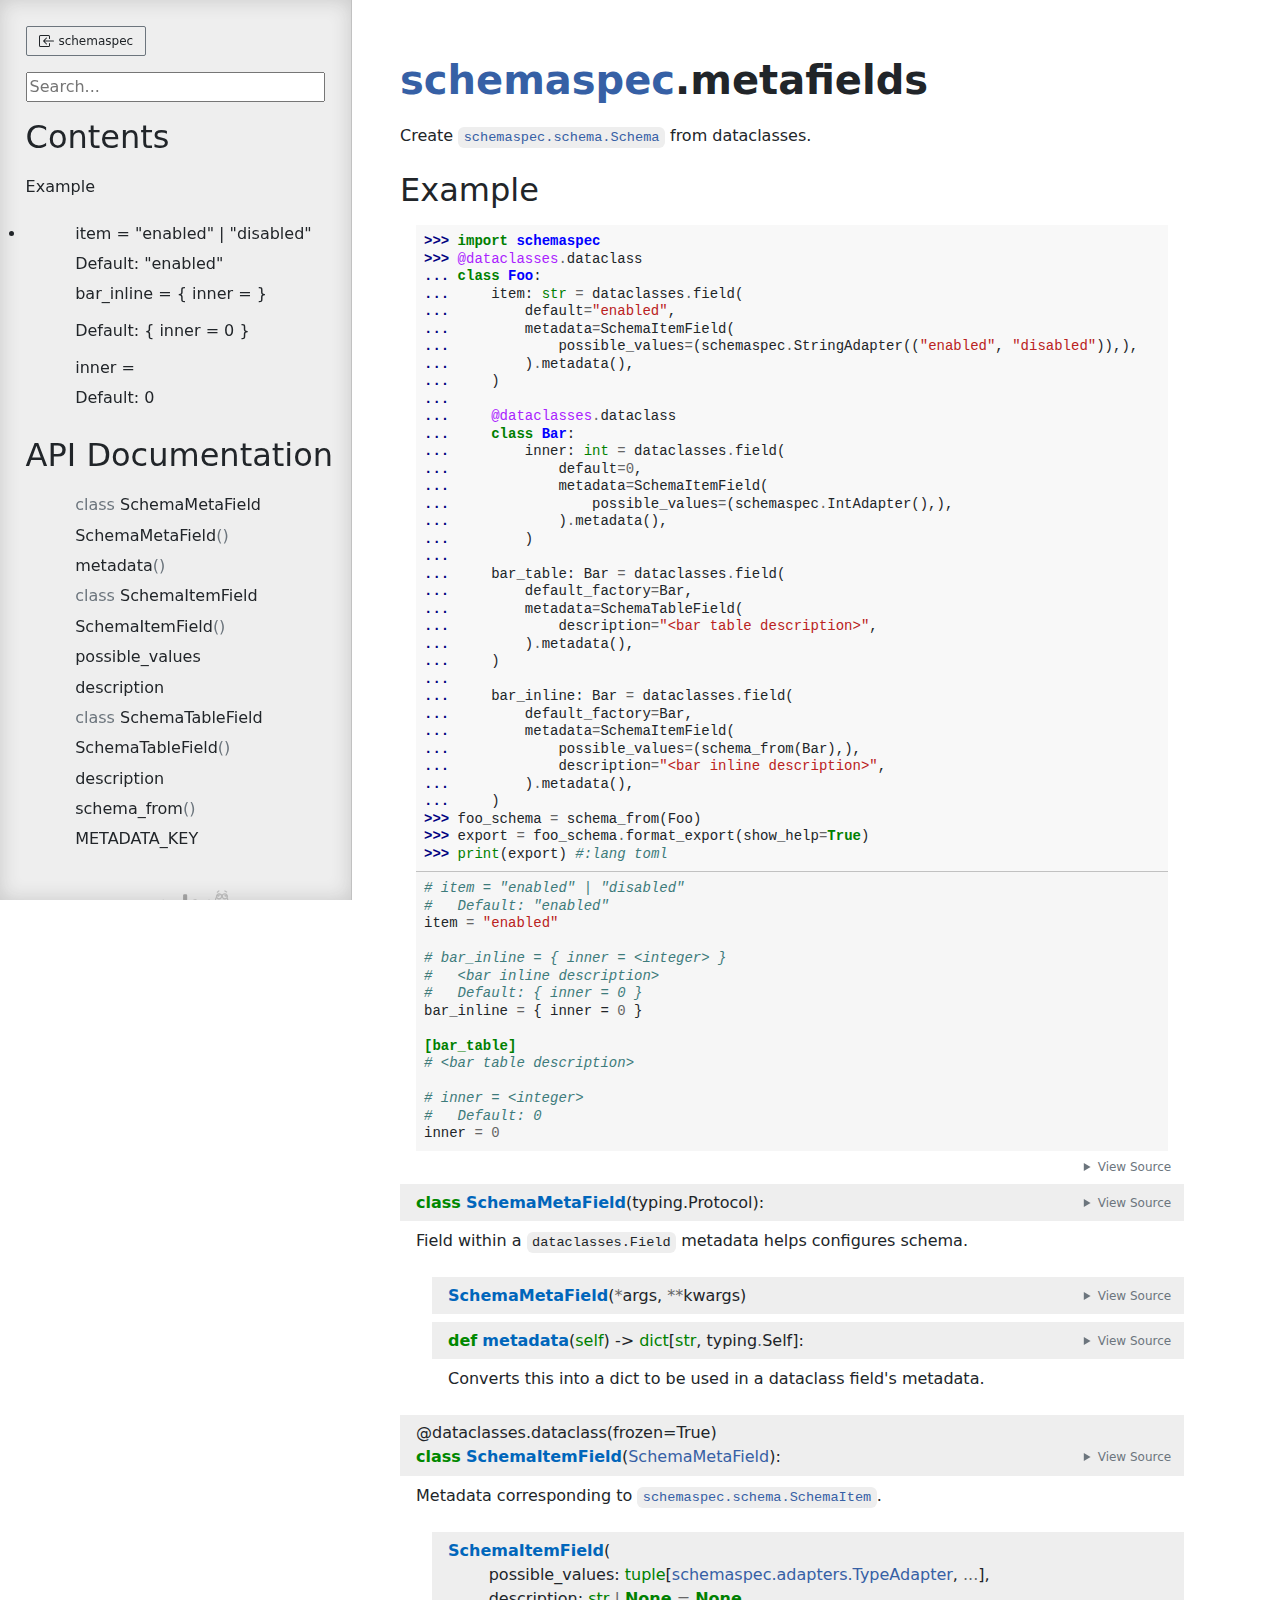
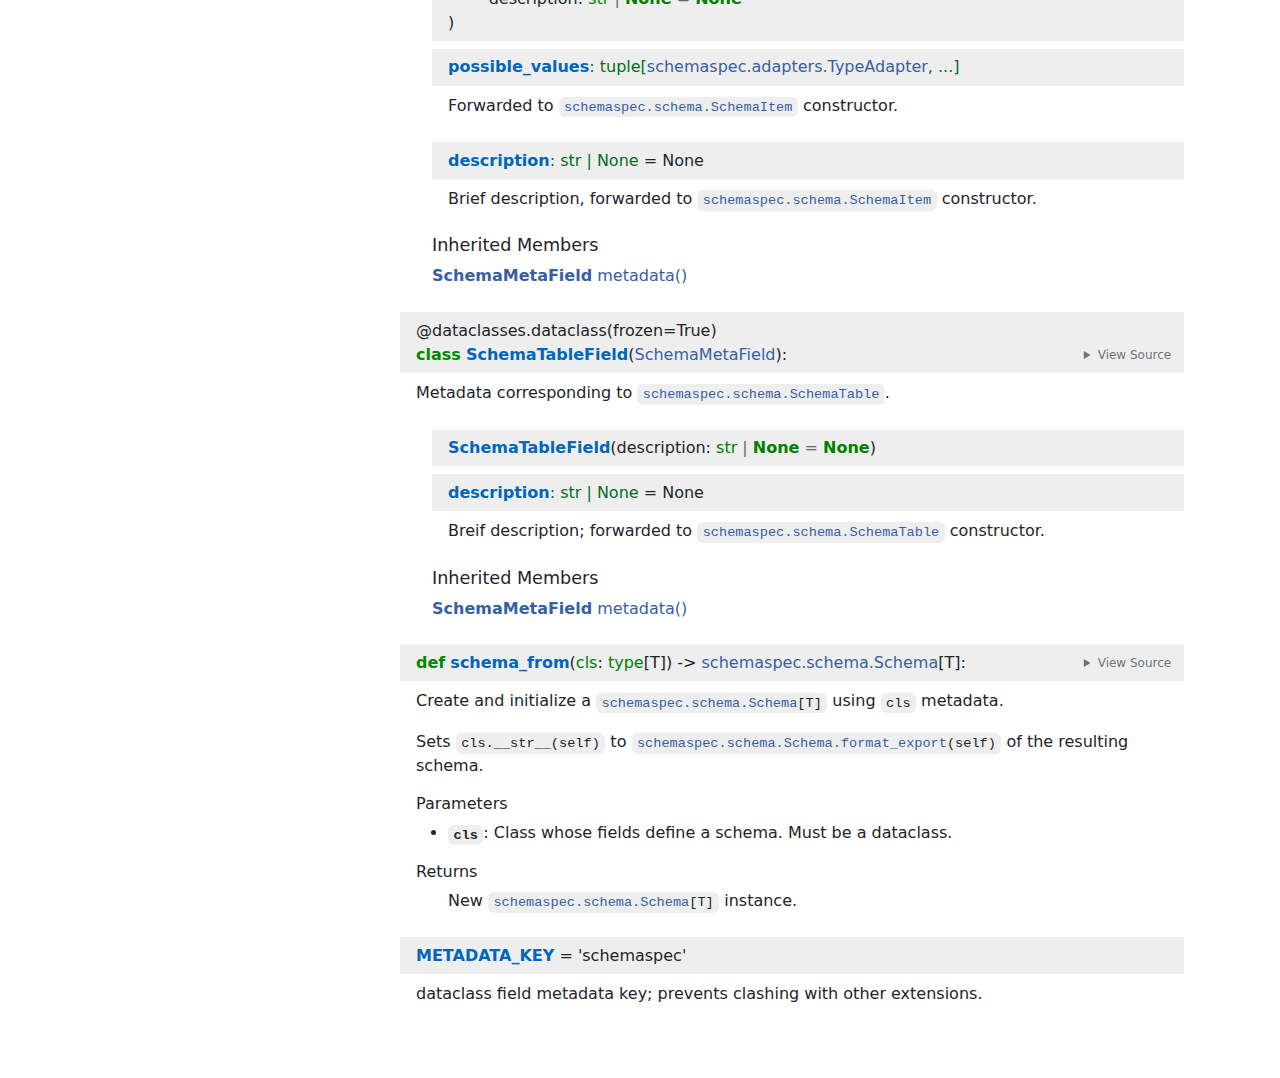
<file: docs/api/0.0.1/schemaspec/metafields.html>
<!doctype html>
<html lang="en">
<head>
    <meta charset="utf-8">
    <meta name="viewport" content="width=device-width, initial-scale=1">
    <meta name="generator" content="pdoc 14.5.0"/>
    <title>schemaspec.metafields API documentation</title>

    <style>/*! * Bootstrap Reboot v5.0.0 (https://getbootstrap.com/) * Copyright 2011-2021 The Bootstrap Authors * Copyright 2011-2021 Twitter, Inc. * Licensed under MIT (https://github.com/twbs/bootstrap/blob/main/LICENSE) * Forked from Normalize.css, licensed MIT (https://github.com/necolas/normalize.css/blob/master/LICENSE.md) */*,::after,::before{box-sizing:border-box}@media (prefers-reduced-motion:no-preference){:root{scroll-behavior:smooth}}body{margin:0;font-family:system-ui,-apple-system,"Segoe UI",Roboto,"Helvetica Neue",Arial,"Noto Sans","Liberation Sans",sans-serif,"Apple Color Emoji","Segoe UI Emoji","Segoe UI Symbol","Noto Color Emoji";font-size:1rem;font-weight:400;line-height:1.5;color:#212529;background-color:#fff;-webkit-text-size-adjust:100%;-webkit-tap-highlight-color:transparent}hr{margin:1rem 0;color:inherit;background-color:currentColor;border:0;opacity:.25}hr:not([size]){height:1px}h1,h2,h3,h4,h5,h6{margin-top:0;margin-bottom:.5rem;font-weight:500;line-height:1.2}h1{font-size:calc(1.375rem + 1.5vw)}@media (min-width:1200px){h1{font-size:2.5rem}}h2{font-size:calc(1.325rem + .9vw)}@media (min-width:1200px){h2{font-size:2rem}}h3{font-size:calc(1.3rem + .6vw)}@media (min-width:1200px){h3{font-size:1.75rem}}h4{font-size:calc(1.275rem + .3vw)}@media (min-width:1200px){h4{font-size:1.5rem}}h5{font-size:1.25rem}h6{font-size:1rem}p{margin-top:0;margin-bottom:1rem}abbr[data-bs-original-title],abbr[title]{-webkit-text-decoration:underline dotted;text-decoration:underline dotted;cursor:help;-webkit-text-decoration-skip-ink:none;text-decoration-skip-ink:none}address{margin-bottom:1rem;font-style:normal;line-height:inherit}ol,ul{padding-left:2rem}dl,ol,ul{margin-top:0;margin-bottom:1rem}ol ol,ol ul,ul ol,ul ul{margin-bottom:0}dt{font-weight:700}dd{margin-bottom:.5rem;margin-left:0}blockquote{margin:0 0 1rem}b,strong{font-weight:bolder}small{font-size:.875em}mark{padding:.2em;background-color:#fcf8e3}sub,sup{position:relative;font-size:.75em;line-height:0;vertical-align:baseline}sub{bottom:-.25em}sup{top:-.5em}a{color:#0d6efd;text-decoration:underline}a:hover{color:#0a58ca}a:not([href]):not([class]),a:not([href]):not([class]):hover{color:inherit;text-decoration:none}code,kbd,pre,samp{font-family:SFMono-Regular,Menlo,Monaco,Consolas,"Liberation Mono","Courier New",monospace;font-size:1em;direction:ltr;unicode-bidi:bidi-override}pre{display:block;margin-top:0;margin-bottom:1rem;overflow:auto;font-size:.875em}pre code{font-size:inherit;color:inherit;word-break:normal}code{font-size:.875em;color:#d63384;word-wrap:break-word}a>code{color:inherit}kbd{padding:.2rem .4rem;font-size:.875em;color:#fff;background-color:#212529;border-radius:.2rem}kbd kbd{padding:0;font-size:1em;font-weight:700}figure{margin:0 0 1rem}img,svg{vertical-align:middle}table{caption-side:bottom;border-collapse:collapse}caption{padding-top:.5rem;padding-bottom:.5rem;color:#6c757d;text-align:left}th{text-align:inherit;text-align:-webkit-match-parent}tbody,td,tfoot,th,thead,tr{border-color:inherit;border-style:solid;border-width:0}label{display:inline-block}button{border-radius:0}button:focus:not(:focus-visible){outline:0}button,input,optgroup,select,textarea{margin:0;font-family:inherit;font-size:inherit;line-height:inherit}button,select{text-transform:none}[role=button]{cursor:pointer}select{word-wrap:normal}select:disabled{opacity:1}[list]::-webkit-calendar-picker-indicator{display:none}[type=button],[type=reset],[type=submit],button{-webkit-appearance:button}[type=button]:not(:disabled),[type=reset]:not(:disabled),[type=submit]:not(:disabled),button:not(:disabled){cursor:pointer}::-moz-focus-inner{padding:0;border-style:none}textarea{resize:vertical}fieldset{min-width:0;padding:0;margin:0;border:0}legend{float:left;width:100%;padding:0;margin-bottom:.5rem;font-size:calc(1.275rem + .3vw);line-height:inherit}@media (min-width:1200px){legend{font-size:1.5rem}}legend+*{clear:left}::-webkit-datetime-edit-day-field,::-webkit-datetime-edit-fields-wrapper,::-webkit-datetime-edit-hour-field,::-webkit-datetime-edit-minute,::-webkit-datetime-edit-month-field,::-webkit-datetime-edit-text,::-webkit-datetime-edit-year-field{padding:0}::-webkit-inner-spin-button{height:auto}[type=search]{outline-offset:-2px;-webkit-appearance:textfield}::-webkit-search-decoration{-webkit-appearance:none}::-webkit-color-swatch-wrapper{padding:0}::file-selector-button{font:inherit}::-webkit-file-upload-button{font:inherit;-webkit-appearance:button}output{display:inline-block}iframe{border:0}summary{display:list-item;cursor:pointer}progress{vertical-align:baseline}[hidden]{display:none!important}</style>
    <style>/*! syntax-highlighting.css */pre{line-height:125%;}span.linenos{color:inherit; background-color:transparent; padding-left:5px; padding-right:20px;}.pdoc-code .hll{background-color:#ffffcc}.pdoc-code{background:#f8f8f8;}.pdoc-code .c{color:#3D7B7B; font-style:italic}.pdoc-code .err{border:1px solid #FF0000}.pdoc-code .k{color:#008000; font-weight:bold}.pdoc-code .o{color:#666666}.pdoc-code .ch{color:#3D7B7B; font-style:italic}.pdoc-code .cm{color:#3D7B7B; font-style:italic}.pdoc-code .cp{color:#9C6500}.pdoc-code .cpf{color:#3D7B7B; font-style:italic}.pdoc-code .c1{color:#3D7B7B; font-style:italic}.pdoc-code .cs{color:#3D7B7B; font-style:italic}.pdoc-code .gd{color:#A00000}.pdoc-code .ge{font-style:italic}.pdoc-code .gr{color:#E40000}.pdoc-code .gh{color:#000080; font-weight:bold}.pdoc-code .gi{color:#008400}.pdoc-code .go{color:#717171}.pdoc-code .gp{color:#000080; font-weight:bold}.pdoc-code .gs{font-weight:bold}.pdoc-code .gu{color:#800080; font-weight:bold}.pdoc-code .gt{color:#0044DD}.pdoc-code .kc{color:#008000; font-weight:bold}.pdoc-code .kd{color:#008000; font-weight:bold}.pdoc-code .kn{color:#008000; font-weight:bold}.pdoc-code .kp{color:#008000}.pdoc-code .kr{color:#008000; font-weight:bold}.pdoc-code .kt{color:#B00040}.pdoc-code .m{color:#666666}.pdoc-code .s{color:#BA2121}.pdoc-code .na{color:#687822}.pdoc-code .nb{color:#008000}.pdoc-code .nc{color:#0000FF; font-weight:bold}.pdoc-code .no{color:#880000}.pdoc-code .nd{color:#AA22FF}.pdoc-code .ni{color:#717171; font-weight:bold}.pdoc-code .ne{color:#CB3F38; font-weight:bold}.pdoc-code .nf{color:#0000FF}.pdoc-code .nl{color:#767600}.pdoc-code .nn{color:#0000FF; font-weight:bold}.pdoc-code .nt{color:#008000; font-weight:bold}.pdoc-code .nv{color:#19177C}.pdoc-code .ow{color:#AA22FF; font-weight:bold}.pdoc-code .w{color:#bbbbbb}.pdoc-code .mb{color:#666666}.pdoc-code .mf{color:#666666}.pdoc-code .mh{color:#666666}.pdoc-code .mi{color:#666666}.pdoc-code .mo{color:#666666}.pdoc-code .sa{color:#BA2121}.pdoc-code .sb{color:#BA2121}.pdoc-code .sc{color:#BA2121}.pdoc-code .dl{color:#BA2121}.pdoc-code .sd{color:#BA2121; font-style:italic}.pdoc-code .s2{color:#BA2121}.pdoc-code .se{color:#AA5D1F; font-weight:bold}.pdoc-code .sh{color:#BA2121}.pdoc-code .si{color:#A45A77; font-weight:bold}.pdoc-code .sx{color:#008000}.pdoc-code .sr{color:#A45A77}.pdoc-code .s1{color:#BA2121}.pdoc-code .ss{color:#19177C}.pdoc-code .bp{color:#008000}.pdoc-code .fm{color:#0000FF}.pdoc-code .vc{color:#19177C}.pdoc-code .vg{color:#19177C}.pdoc-code .vi{color:#19177C}.pdoc-code .vm{color:#19177C}.pdoc-code .il{color:#666666}</style>
    <style>/*! theme.css */:root{--pdoc-background:#fff;}.pdoc{--text:#212529;--muted:#6c757d;--link:#3660a5;--link-hover:#1659c5;--code:#f8f8f8;--active:#fff598;--accent:#eee;--accent2:#c1c1c1;--nav-hover:rgba(255, 255, 255, 0.5);--name:#0066BB;--def:#008800;--annotation:#007020;}</style>
    <style>/*! layout.css */html, body{width:100%;height:100%;}html, main{scroll-behavior:smooth;}body{background-color:var(--pdoc-background);}@media (max-width:769px){#navtoggle{cursor:pointer;position:absolute;width:50px;height:40px;top:1rem;right:1rem;border-color:var(--text);color:var(--text);display:flex;opacity:0.8;z-index:999;}#navtoggle:hover{opacity:1;}#togglestate + div{display:none;}#togglestate:checked + div{display:inherit;}main, header{padding:2rem 3vw;}header + main{margin-top:-3rem;}.git-button{display:none !important;}nav input[type="search"]{max-width:77%;}nav input[type="search"]:first-child{margin-top:-6px;}nav input[type="search"]:valid ~ *{display:none !important;}}@media (min-width:770px){:root{--sidebar-width:clamp(12.5rem, 28vw, 22rem);}nav{position:fixed;overflow:auto;height:100vh;width:var(--sidebar-width);}main, header{padding:3rem 2rem 3rem calc(var(--sidebar-width) + 3rem);width:calc(54rem + var(--sidebar-width));max-width:100%;}header + main{margin-top:-4rem;}#navtoggle{display:none;}}#togglestate{position:absolute;height:0;opacity:0;}nav.pdoc{--pad:clamp(0.5rem, 2vw, 1.75rem);--indent:1.5rem;background-color:var(--accent);border-right:1px solid var(--accent2);box-shadow:0 0 20px rgba(50, 50, 50, .2) inset;padding:0 0 0 var(--pad);overflow-wrap:anywhere;scrollbar-width:thin; scrollbar-color:var(--accent2) transparent; z-index:1}nav.pdoc::-webkit-scrollbar{width:.4rem; }nav.pdoc::-webkit-scrollbar-thumb{background-color:var(--accent2); }nav.pdoc > div{padding:var(--pad) 0;}nav.pdoc .module-list-button{display:inline-flex;align-items:center;color:var(--text);border-color:var(--muted);margin-bottom:1rem;}nav.pdoc .module-list-button:hover{border-color:var(--text);}nav.pdoc input[type=search]{display:block;outline-offset:0;width:calc(100% - var(--pad));}nav.pdoc .logo{max-width:calc(100% - var(--pad));max-height:35vh;display:block;margin:0 auto 1rem;transform:translate(calc(-.5 * var(--pad)), 0);}nav.pdoc ul{list-style:none;padding-left:0;}nav.pdoc > div > ul{margin-left:calc(0px - var(--pad));}nav.pdoc li a{padding:.2rem 0 .2rem calc(var(--pad) + var(--indent));}nav.pdoc > div > ul > li > a{padding-left:var(--pad);}nav.pdoc li{transition:all 100ms;}nav.pdoc li:hover{background-color:var(--nav-hover);}nav.pdoc a, nav.pdoc a:hover{color:var(--text);}nav.pdoc a{display:block;}nav.pdoc > h2:first-of-type{margin-top:1.5rem;}nav.pdoc .class:before{content:"class ";color:var(--muted);}nav.pdoc .function:after{content:"()";color:var(--muted);}nav.pdoc footer:before{content:"";display:block;width:calc(100% - var(--pad));border-top:solid var(--accent2) 1px;margin-top:1.5rem;padding-top:.5rem;}nav.pdoc footer{font-size:small;}</style>
    <style>/*! content.css */.pdoc{color:var(--text);box-sizing:border-box;line-height:1.5;background:none;}.pdoc .pdoc-button{cursor:pointer;display:inline-block;border:solid black 1px;border-radius:2px;font-size:.75rem;padding:calc(0.5em - 1px) 1em;transition:100ms all;}.pdoc .pdoc-alert{padding:1rem 1rem 1rem calc(1.5rem + 24px);border:1px solid transparent;border-radius:.25rem;background-repeat:no-repeat;background-position:1rem center;margin-bottom:1rem;}.pdoc .pdoc-alert > *:last-child{margin-bottom:0;}.pdoc .pdoc-alert-note {color:#084298;background-color:#cfe2ff;border-color:#b6d4fe;background-image:url("data:image/svg+xml,%3Csvg%20xmlns%3D%22http%3A//www.w3.org/2000/svg%22%20width%3D%2224%22%20height%3D%2224%22%20fill%3D%22%23084298%22%20viewBox%3D%220%200%2016%2016%22%3E%3Cpath%20d%3D%22M8%2016A8%208%200%201%200%208%200a8%208%200%200%200%200%2016zm.93-9.412-1%204.705c-.07.34.029.533.304.533.194%200%20.487-.07.686-.246l-.088.416c-.287.346-.92.598-1.465.598-.703%200-1.002-.422-.808-1.319l.738-3.468c.064-.293.006-.399-.287-.47l-.451-.081.082-.381%202.29-.287zM8%205.5a1%201%200%201%201%200-2%201%201%200%200%201%200%202z%22/%3E%3C/svg%3E");}.pdoc .pdoc-alert-warning{color:#664d03;background-color:#fff3cd;border-color:#ffecb5;background-image:url("data:image/svg+xml,%3Csvg%20xmlns%3D%22http%3A//www.w3.org/2000/svg%22%20width%3D%2224%22%20height%3D%2224%22%20fill%3D%22%23664d03%22%20viewBox%3D%220%200%2016%2016%22%3E%3Cpath%20d%3D%22M8.982%201.566a1.13%201.13%200%200%200-1.96%200L.165%2013.233c-.457.778.091%201.767.98%201.767h13.713c.889%200%201.438-.99.98-1.767L8.982%201.566zM8%205c.535%200%20.954.462.9.995l-.35%203.507a.552.552%200%200%201-1.1%200L7.1%205.995A.905.905%200%200%201%208%205zm.002%206a1%201%200%201%201%200%202%201%201%200%200%201%200-2z%22/%3E%3C/svg%3E");}.pdoc .pdoc-alert-danger{color:#842029;background-color:#f8d7da;border-color:#f5c2c7;background-image:url("data:image/svg+xml,%3Csvg%20xmlns%3D%22http%3A//www.w3.org/2000/svg%22%20width%3D%2224%22%20height%3D%2224%22%20fill%3D%22%23842029%22%20viewBox%3D%220%200%2016%2016%22%3E%3Cpath%20d%3D%22M5.52.359A.5.5%200%200%201%206%200h4a.5.5%200%200%201%20.474.658L8.694%206H12.5a.5.5%200%200%201%20.395.807l-7%209a.5.5%200%200%201-.873-.454L6.823%209.5H3.5a.5.5%200%200%201-.48-.641l2.5-8.5z%22/%3E%3C/svg%3E");}.pdoc .visually-hidden{position:absolute !important;width:1px !important;height:1px !important;padding:0 !important;margin:-1px !important;overflow:hidden !important;clip:rect(0, 0, 0, 0) !important;white-space:nowrap !important;border:0 !important;}.pdoc h1, .pdoc h2, .pdoc h3{font-weight:300;margin:.3em 0;padding:.2em 0;}.pdoc > section:not(.module-info) h1{font-size:1.5rem;font-weight:500;}.pdoc > section:not(.module-info) h2{font-size:1.4rem;font-weight:500;}.pdoc > section:not(.module-info) h3{font-size:1.3rem;font-weight:500;}.pdoc > section:not(.module-info) h4{font-size:1.2rem;}.pdoc > section:not(.module-info) h5{font-size:1.1rem;}.pdoc a{text-decoration:none;color:var(--link);}.pdoc a:hover{color:var(--link-hover);}.pdoc blockquote{margin-left:2rem;}.pdoc pre{border-top:1px solid var(--accent2);border-bottom:1px solid var(--accent2);margin-top:0;margin-bottom:1em;padding:.5rem 0 .5rem .5rem;overflow-x:auto;background-color:var(--code);}.pdoc code{color:var(--text);padding:.2em .4em;margin:0;font-size:85%;background-color:var(--accent);border-radius:6px;}.pdoc a > code{color:inherit;}.pdoc pre > code{display:inline-block;font-size:inherit;background:none;border:none;padding:0;}.pdoc > section:not(.module-info){margin-bottom:1.5rem;}.pdoc .modulename{margin-top:0;font-weight:bold;}.pdoc .modulename a{color:var(--link);transition:100ms all;}.pdoc .git-button{float:right;border:solid var(--link) 1px;}.pdoc .git-button:hover{background-color:var(--link);color:var(--pdoc-background);}.view-source-toggle-state,.view-source-toggle-state ~ .pdoc-code{display:none;}.view-source-toggle-state:checked ~ .pdoc-code{display:block;}.view-source-button{display:inline-block;float:right;font-size:.75rem;line-height:1.5rem;color:var(--muted);padding:0 .4rem 0 1.3rem;cursor:pointer;text-indent:-2px;}.view-source-button > span{visibility:hidden;}.module-info .view-source-button{float:none;display:flex;justify-content:flex-end;margin:-1.2rem .4rem -.2rem 0;}.view-source-button::before{position:absolute;content:"View Source";display:list-item;list-style-type:disclosure-closed;}.view-source-toggle-state:checked ~ .attr .view-source-button::before,.view-source-toggle-state:checked ~ .view-source-button::before{list-style-type:disclosure-open;}.pdoc .docstring{margin-bottom:1.5rem;}.pdoc section:not(.module-info) .docstring{margin-left:clamp(0rem, 5vw - 2rem, 1rem);}.pdoc .docstring .pdoc-code{margin-left:1em;margin-right:1em;}.pdoc h1:target,.pdoc h2:target,.pdoc h3:target,.pdoc h4:target,.pdoc h5:target,.pdoc h6:target,.pdoc .pdoc-code > pre > span:target{background-color:var(--active);box-shadow:-1rem 0 0 0 var(--active);}.pdoc .pdoc-code > pre > span:target{display:block;}.pdoc div:target > .attr,.pdoc section:target > .attr,.pdoc dd:target > a{background-color:var(--active);}.pdoc *{scroll-margin:2rem;}.pdoc .pdoc-code .linenos{user-select:none;}.pdoc .attr:hover{filter:contrast(0.95);}.pdoc section, .pdoc .classattr{position:relative;}.pdoc .headerlink{--width:clamp(1rem, 3vw, 2rem);position:absolute;top:0;left:calc(0rem - var(--width));transition:all 100ms ease-in-out;opacity:0;}.pdoc .headerlink::before{content:"#";display:block;text-align:center;width:var(--width);height:2.3rem;line-height:2.3rem;font-size:1.5rem;}.pdoc .attr:hover ~ .headerlink,.pdoc *:target > .headerlink,.pdoc .headerlink:hover{opacity:1;}.pdoc .attr{display:block;margin:.5rem 0 .5rem;padding:.4rem .4rem .4rem 1rem;background-color:var(--accent);overflow-x:auto;}.pdoc .classattr{margin-left:2rem;}.pdoc .name{color:var(--name);font-weight:bold;}.pdoc .def{color:var(--def);font-weight:bold;}.pdoc .signature{background-color:transparent;}.pdoc .param, .pdoc .return-annotation{white-space:pre;}.pdoc .signature.multiline .param{display:block;}.pdoc .signature.condensed .param{display:inline-block;}.pdoc .annotation{color:var(--annotation);}.pdoc .view-value-toggle-state,.pdoc .view-value-toggle-state ~ .default_value{display:none;}.pdoc .view-value-toggle-state:checked ~ .default_value{display:inherit;}.pdoc .view-value-button{font-size:.5rem;vertical-align:middle;border-style:dashed;margin-top:-0.1rem;}.pdoc .view-value-button:hover{background:white;}.pdoc .view-value-button::before{content:"show";text-align:center;width:2.2em;display:inline-block;}.pdoc .view-value-toggle-state:checked ~ .view-value-button::before{content:"hide";}.pdoc .inherited{margin-left:2rem;}.pdoc .inherited dt{font-weight:700;}.pdoc .inherited dt, .pdoc .inherited dd{display:inline;margin-left:0;margin-bottom:.5rem;}.pdoc .inherited dd:not(:last-child):after{content:", ";}.pdoc .inherited .class:before{content:"class ";}.pdoc .inherited .function a:after{content:"()";}.pdoc .search-result .docstring{overflow:auto;max-height:25vh;}.pdoc .search-result.focused > .attr{background-color:var(--active);}.pdoc .attribution{margin-top:2rem;display:block;opacity:0.5;transition:all 200ms;filter:grayscale(100%);}.pdoc .attribution:hover{opacity:1;filter:grayscale(0%);}.pdoc .attribution img{margin-left:5px;height:35px;vertical-align:middle;width:70px;transition:all 200ms;}.pdoc table{display:block;width:max-content;max-width:100%;overflow:auto;margin-bottom:1rem;}.pdoc table th{font-weight:600;}.pdoc table th, .pdoc table td{padding:6px 13px;border:1px solid var(--accent2);}</style>
    <style>/*! custom.css */.pdoc-code:has(+ .pdoc-code) > pre, .pdoc-code + .pdoc-code > pre{margin-top:0;margin-bottom:0;border-top:none;border-bottom:none;}.pdoc-code + .pdoc-code > pre{border-top:1px solid var(--accent2);background-color:color-mix(in srgb, var(--code) 75%, var(--accent));}</style></head>
<body>
    <nav class="pdoc">
        <label id="navtoggle" for="togglestate" class="pdoc-button"><svg xmlns='http://www.w3.org/2000/svg' viewBox='0 0 30 30'><path stroke-linecap='round' stroke="currentColor" stroke-miterlimit='10' stroke-width='2' d='M4 7h22M4 15h22M4 23h22'/></svg></label>
        <input id="togglestate" type="checkbox" aria-hidden="true" tabindex="-1">
        <div>            <a class="pdoc-button module-list-button" href="../schemaspec.html">
<svg xmlns="http://www.w3.org/2000/svg" width="16" height="16" fill="currentColor" class="bi bi-box-arrow-in-left" viewBox="0 0 16 16">
  <path fill-rule="evenodd" d="M10 3.5a.5.5 0 0 0-.5-.5h-8a.5.5 0 0 0-.5.5v9a.5.5 0 0 0 .5.5h8a.5.5 0 0 0 .5-.5v-2a.5.5 0 0 1 1 0v2A1.5 1.5 0 0 1 9.5 14h-8A1.5 1.5 0 0 1 0 12.5v-9A1.5 1.5 0 0 1 1.5 2h8A1.5 1.5 0 0 1 11 3.5v2a.5.5 0 0 1-1 0v-2z"/>
  <path fill-rule="evenodd" d="M4.146 8.354a.5.5 0 0 1 0-.708l3-3a.5.5 0 1 1 .708.708L5.707 7.5H14.5a.5.5 0 0 1 0 1H5.707l2.147 2.146a.5.5 0 0 1-.708.708l-3-3z"/>
</svg>                &nbsp;schemaspec</a>


            <input type="search" placeholder="Search..." role="searchbox" aria-label="search"
                   pattern=".+" required>

            <h2>Contents</h2>
            <ul>
  <li><a href="#example">Example</a></li>
</ul></li>
<li><a href="#item-enabled-disabled">item = "enabled" | "disabled"</a>
<ul>
  <li><a href="#default-enabled">Default: "enabled"</a></li>
  <li><a href="#bar_inline-inner-integer">bar_inline = { inner = <integer> }</a></li>
  <li><a href="#bar-inline-description"><bar inline description></a></li>
  <li><a href="#default-inner-0">Default: { inner = 0 }</a></li>
  <li><a href="#bar-table-description"><bar table description></a></li>
  <li><a href="#inner-integer">inner = <integer></a></li>
  <li><a href="#default-0">Default: 0</a></li>
</ul>



            <h2>API Documentation</h2>
                <ul class="memberlist">
            <li>
                    <a class="class" href="#SchemaMetaField">SchemaMetaField</a>
                            <ul class="memberlist">
                        <li>
                                <a class="function" href="#SchemaMetaField.__init__">SchemaMetaField</a>
                        </li>
                        <li>
                                <a class="function" href="#SchemaMetaField.metadata">metadata</a>
                        </li>
                </ul>

            </li>
            <li>
                    <a class="class" href="#SchemaItemField">SchemaItemField</a>
                            <ul class="memberlist">
                        <li>
                                <a class="function" href="#SchemaItemField.__init__">SchemaItemField</a>
                        </li>
                        <li>
                                <a class="variable" href="#SchemaItemField.possible_values">possible_values</a>
                        </li>
                        <li>
                                <a class="variable" href="#SchemaItemField.description">description</a>
                        </li>
                </ul>

            </li>
            <li>
                    <a class="class" href="#SchemaTableField">SchemaTableField</a>
                            <ul class="memberlist">
                        <li>
                                <a class="function" href="#SchemaTableField.__init__">SchemaTableField</a>
                        </li>
                        <li>
                                <a class="variable" href="#SchemaTableField.description">description</a>
                        </li>
                </ul>

            </li>
            <li>
                    <a class="function" href="#schema_from">schema_from</a>
            </li>
            <li>
                    <a class="variable" href="#METADATA_KEY">METADATA_KEY</a>
            </li>
    </ul>



        <a class="attribution" title="pdoc: Python API documentation generator" href="https://pdoc.dev" target="_blank">
            built with <span class="visually-hidden">pdoc</span><img
                alt="pdoc logo"
                src="data:image/svg+xml,%3Csvg%20xmlns%3D%22http%3A//www.w3.org/2000/svg%22%20role%3D%22img%22%20aria-label%3D%22pdoc%20logo%22%20width%3D%22300%22%20height%3D%22150%22%20viewBox%3D%22-1%200%2060%2030%22%3E%3Ctitle%3Epdoc%3C/title%3E%3Cpath%20d%3D%22M29.621%2021.293c-.011-.273-.214-.475-.511-.481a.5.5%200%200%200-.489.503l-.044%201.393c-.097.551-.695%201.215-1.566%201.704-.577.428-1.306.486-2.193.182-1.426-.617-2.467-1.654-3.304-2.487l-.173-.172a3.43%203.43%200%200%200-.365-.306.49.49%200%200%200-.286-.196c-1.718-1.06-4.931-1.47-7.353.191l-.219.15c-1.707%201.187-3.413%202.131-4.328%201.03-.02-.027-.49-.685-.141-1.763.233-.721.546-2.408.772-4.076.042-.09.067-.187.046-.288.166-1.347.277-2.625.241-3.351%201.378-1.008%202.271-2.586%202.271-4.362%200-.976-.272-1.935-.788-2.774-.057-.094-.122-.18-.184-.268.033-.167.052-.339.052-.516%200-1.477-1.202-2.679-2.679-2.679-.791%200-1.496.352-1.987.9a6.3%206.3%200%200%200-1.001.029c-.492-.564-1.207-.929-2.012-.929-1.477%200-2.679%201.202-2.679%202.679A2.65%202.65%200%200%200%20.97%206.554c-.383.747-.595%201.572-.595%202.41%200%202.311%201.507%204.29%203.635%205.107-.037.699-.147%202.27-.423%203.294l-.137.461c-.622%202.042-2.515%208.257%201.727%2010.643%201.614.908%203.06%201.248%204.317%201.248%202.665%200%204.492-1.524%205.322-2.401%201.476-1.559%202.886-1.854%206.491.82%201.877%201.393%203.514%201.753%204.861%201.068%202.223-1.713%202.811-3.867%203.399-6.374.077-.846.056-1.469.054-1.537zm-4.835%204.313c-.054.305-.156.586-.242.629-.034-.007-.131-.022-.307-.157-.145-.111-.314-.478-.456-.908.221.121.432.25.675.355.115.039.219.051.33.081zm-2.251-1.238c-.05.33-.158.648-.252.694-.022.001-.125-.018-.307-.157-.217-.166-.488-.906-.639-1.573.358.344.754.693%201.198%201.036zm-3.887-2.337c-.006-.116-.018-.231-.041-.342.635.145%201.189.368%201.599.625.097.231.166.481.174.642-.03.049-.055.101-.067.158-.046.013-.128.026-.298.004-.278-.037-.901-.57-1.367-1.087zm-1.127-.497c.116.306.176.625.12.71-.019.014-.117.045-.345.016-.206-.027-.604-.332-.986-.695.41-.051.816-.056%201.211-.031zm-4.535%201.535c.209.22.379.47.358.598-.006.041-.088.138-.351.234-.144.055-.539-.063-.979-.259a11.66%2011.66%200%200%200%20.972-.573zm.983-.664c.359-.237.738-.418%201.126-.554.25.237.479.548.457.694-.006.042-.087.138-.351.235-.174.064-.694-.105-1.232-.375zm-3.381%201.794c-.022.145-.061.29-.149.401-.133.166-.358.248-.69.251h-.002c-.133%200-.306-.26-.45-.621.417.091.854.07%201.291-.031zm-2.066-8.077a4.78%204.78%200%200%201-.775-.584c.172-.115.505-.254.88-.378l-.105.962zm-.331%202.302a10.32%2010.32%200%200%201-.828-.502c.202-.143.576-.328.984-.49l-.156.992zm-.45%202.157l-.701-.403c.214-.115.536-.249.891-.376a11.57%2011.57%200%200%201-.19.779zm-.181%201.716c.064.398.194.702.298.893-.194-.051-.435-.162-.736-.398.061-.119.224-.3.438-.495zM8.87%204.141c0%20.152-.123.276-.276.276s-.275-.124-.275-.276.123-.276.276-.276.275.124.275.276zm-.735-.389a1.15%201.15%200%200%200-.314.783%201.16%201.16%200%200%200%201.162%201.162c.457%200%20.842-.27%201.032-.653.026.117.042.238.042.362a1.68%201.68%200%200%201-1.679%201.679%201.68%201.68%200%200%201-1.679-1.679c0-.843.626-1.535%201.436-1.654zM5.059%205.406A1.68%201.68%200%200%201%203.38%207.085a1.68%201.68%200%200%201-1.679-1.679c0-.037.009-.072.011-.109.21.3.541.508.935.508a1.16%201.16%200%200%200%201.162-1.162%201.14%201.14%200%200%200-.474-.912c.015%200%20.03-.005.045-.005.926.001%201.679.754%201.679%201.68zM3.198%204.141c0%20.152-.123.276-.276.276s-.275-.124-.275-.276.123-.276.276-.276.275.124.275.276zM1.375%208.964c0-.52.103-1.035.288-1.52.466.394%201.06.64%201.717.64%201.144%200%202.116-.725%202.499-1.738.383%201.012%201.355%201.738%202.499%201.738.867%200%201.631-.421%202.121-1.062.307.605.478%201.267.478%201.942%200%202.486-2.153%204.51-4.801%204.51s-4.801-2.023-4.801-4.51zm24.342%2019.349c-.985.498-2.267.168-3.813-.979-3.073-2.281-5.453-3.199-7.813-.705-1.315%201.391-4.163%203.365-8.423.97-3.174-1.786-2.239-6.266-1.261-9.479l.146-.492c.276-1.02.395-2.457.444-3.268a6.11%206.11%200%200%200%201.18.115%206.01%206.01%200%200%200%202.536-.562l-.006.175c-.802.215-1.848.612-2.021%201.25-.079.295.021.601.274.837.219.203.415.364.598.501-.667.304-1.243.698-1.311%201.179-.02.144-.022.507.393.787.213.144.395.26.564.365-1.285.521-1.361.96-1.381%201.126-.018.142-.011.496.427.746l.854.489c-.473.389-.971.914-.999%201.429-.018.278.095.532.316.713.675.556%201.231.721%201.653.721.059%200%20.104-.014.158-.02.207.707.641%201.64%201.513%201.64h.013c.8-.008%201.236-.345%201.462-.626.173-.216.268-.457.325-.692.424.195.93.374%201.372.374.151%200%20.294-.021.423-.068.732-.27.944-.704.993-1.021.009-.061.003-.119.002-.179.266.086.538.147.789.147.15%200%20.294-.021.423-.069.542-.2.797-.489.914-.754.237.147.478.258.704.288.106.014.205.021.296.021.356%200%20.595-.101.767-.229.438.435%201.094.992%201.656%201.067.106.014.205.021.296.021a1.56%201.56%200%200%200%20.323-.035c.17.575.453%201.289.866%201.605.358.273.665.362.914.362a.99.99%200%200%200%20.421-.093%201.03%201.03%200%200%200%20.245-.164c.168.428.39.846.68%201.068.358.273.665.362.913.362a.99.99%200%200%200%20.421-.093c.317-.148.512-.448.639-.762.251.157.495.257.726.257.127%200%20.25-.024.37-.071.427-.17.706-.617.841-1.314.022-.015.047-.022.068-.038.067-.051.133-.104.196-.159-.443%201.486-1.107%202.761-2.086%203.257zM8.66%209.925a.5.5%200%201%200-1%200c0%20.653-.818%201.205-1.787%201.205s-1.787-.552-1.787-1.205a.5.5%200%201%200-1%200c0%201.216%201.25%202.205%202.787%202.205s2.787-.989%202.787-2.205zm4.4%2015.965l-.208.097c-2.661%201.258-4.708%201.436-6.086.527-1.542-1.017-1.88-3.19-1.844-4.198a.4.4%200%200%200-.385-.414c-.242-.029-.406.164-.414.385-.046%201.249.367%203.686%202.202%204.896.708.467%201.547.7%202.51.7%201.248%200%202.706-.392%204.362-1.174l.185-.086a.4.4%200%200%200%20.205-.527c-.089-.204-.326-.291-.527-.206zM9.547%202.292c.093.077.205.114.317.114a.5.5%200%200%200%20.318-.886L8.817.397a.5.5%200%200%200-.703.068.5.5%200%200%200%20.069.703l1.364%201.124zm-7.661-.065c.086%200%20.173-.022.253-.068l1.523-.893a.5.5%200%200%200-.506-.863l-1.523.892a.5.5%200%200%200-.179.685c.094.158.261.247.432.247z%22%20transform%3D%22matrix%28-1%200%200%201%2058%200%29%22%20fill%3D%22%233bb300%22/%3E%3Cpath%20d%3D%22M.3%2021.86V10.18q0-.46.02-.68.04-.22.18-.5.28-.54%201.34-.54%201.06%200%201.42.28.38.26.44.78.76-1.04%202.38-1.04%201.64%200%203.1%201.54%201.46%201.54%201.46%203.58%200%202.04-1.46%203.58-1.44%201.54-3.08%201.54-1.64%200-2.38-.92v4.04q0%20.46-.04.68-.02.22-.18.5-.14.3-.5.42-.36.12-.98.12-.62%200-1-.12-.36-.12-.52-.4-.14-.28-.18-.5-.02-.22-.02-.68zm3.96-9.42q-.46.54-.46%201.18%200%20.64.46%201.18.48.52%201.2.52.74%200%201.24-.52.52-.52.52-1.18%200-.66-.48-1.18-.48-.54-1.26-.54-.76%200-1.22.54zm14.741-8.36q.16-.3.54-.42.38-.12%201-.12.64%200%201.02.12.38.12.52.42.16.3.18.54.04.22.04.68v11.94q0%20.46-.04.7-.02.22-.18.5-.3.54-1.7.54-1.38%200-1.54-.98-.84.96-2.34.96-1.8%200-3.28-1.56-1.48-1.58-1.48-3.66%200-2.1%201.48-3.68%201.5-1.58%203.28-1.58%201.48%200%202.3%201v-4.2q0-.46.02-.68.04-.24.18-.52zm-3.24%2010.86q.52.54%201.26.54.74%200%201.22-.54.5-.54.5-1.18%200-.66-.48-1.22-.46-.56-1.26-.56-.8%200-1.28.56-.48.54-.48%201.2%200%20.66.52%201.2zm7.833-1.2q0-2.4%201.68-3.96%201.68-1.56%203.84-1.56%202.16%200%203.82%201.56%201.66%201.54%201.66%203.94%200%201.66-.86%202.96-.86%201.28-2.1%201.9-1.22.6-2.54.6-1.32%200-2.56-.64-1.24-.66-2.1-1.92-.84-1.28-.84-2.88zm4.18%201.44q.64.48%201.3.48.66%200%201.32-.5.66-.5.66-1.48%200-.98-.62-1.46-.62-.48-1.34-.48-.72%200-1.34.5-.62.5-.62%201.48%200%20.96.64%201.46zm11.412-1.44q0%20.84.56%201.32.56.46%201.18.46.64%200%201.18-.36.56-.38.9-.38.6%200%201.46%201.06.46.58.46%201.04%200%20.76-1.1%201.42-1.14.8-2.8.8-1.86%200-3.58-1.34-.82-.64-1.34-1.7-.52-1.08-.52-2.36%200-1.3.52-2.34.52-1.06%201.34-1.7%201.66-1.32%203.54-1.32.76%200%201.48.22.72.2%201.06.4l.32.2q.36.24.56.38.52.4.52.92%200%20.5-.42%201.14-.72%201.1-1.38%201.1-.38%200-1.08-.44-.36-.34-1.04-.34-.66%200-1.24.48-.58.48-.58%201.34z%22%20fill%3D%22green%22/%3E%3C/svg%3E"/>
        </a>
</div>
    </nav>
    <main class="pdoc">
            <section class="module-info">
                    <h1 class="modulename">
<a href="./../schemaspec.html">schemaspec</a><wbr>.metafields    </h1>

                    <div class="docstring"><p>Create <code><a href="schema.html#Schema">schemaspec.schema.Schema</a></code> from dataclasses.</p>

<h2 id="example">Example</h2>

<div class="pdoc-code codehilite">
<pre><span></span><code><span class="gp">&gt;&gt;&gt; </span><span class="kn">import</span> <span class="nn">schemaspec</span>
<span class="gp">&gt;&gt;&gt; </span><span class="nd">@dataclasses</span><span class="o">.</span><span class="n">dataclass</span>
<span class="gp">... </span><span class="k">class</span> <span class="nc">Foo</span><span class="p">:</span>
<span class="gp">... </span>    <span class="n">item</span><span class="p">:</span> <span class="nb">str</span> <span class="o">=</span> <span class="n">dataclasses</span><span class="o">.</span><span class="n">field</span><span class="p">(</span>
<span class="gp">... </span>        <span class="n">default</span><span class="o">=</span><span class="s2">&quot;enabled&quot;</span><span class="p">,</span>
<span class="gp">... </span>        <span class="n">metadata</span><span class="o">=</span><span class="n">SchemaItemField</span><span class="p">(</span>
<span class="gp">... </span>            <span class="n">possible_values</span><span class="o">=</span><span class="p">(</span><span class="n">schemaspec</span><span class="o">.</span><span class="n">StringAdapter</span><span class="p">((</span><span class="s2">&quot;enabled&quot;</span><span class="p">,</span> <span class="s2">&quot;disabled&quot;</span><span class="p">)),),</span>
<span class="gp">... </span>        <span class="p">)</span><span class="o">.</span><span class="n">metadata</span><span class="p">(),</span>
<span class="gp">... </span>    <span class="p">)</span>
<span class="gp">... </span>
<span class="gp">... </span>    <span class="nd">@dataclasses</span><span class="o">.</span><span class="n">dataclass</span>
<span class="gp">... </span>    <span class="k">class</span> <span class="nc">Bar</span><span class="p">:</span>
<span class="gp">... </span>        <span class="n">inner</span><span class="p">:</span> <span class="nb">int</span> <span class="o">=</span> <span class="n">dataclasses</span><span class="o">.</span><span class="n">field</span><span class="p">(</span>
<span class="gp">... </span>            <span class="n">default</span><span class="o">=</span><span class="mi">0</span><span class="p">,</span>
<span class="gp">... </span>            <span class="n">metadata</span><span class="o">=</span><span class="n">SchemaItemField</span><span class="p">(</span>
<span class="gp">... </span>                <span class="n">possible_values</span><span class="o">=</span><span class="p">(</span><span class="n">schemaspec</span><span class="o">.</span><span class="n">IntAdapter</span><span class="p">(),),</span>
<span class="gp">... </span>            <span class="p">)</span><span class="o">.</span><span class="n">metadata</span><span class="p">(),</span>
<span class="gp">... </span>        <span class="p">)</span>
<span class="gp">... </span>
<span class="gp">... </span>    <span class="n">bar_table</span><span class="p">:</span> <span class="n">Bar</span> <span class="o">=</span> <span class="n">dataclasses</span><span class="o">.</span><span class="n">field</span><span class="p">(</span>
<span class="gp">... </span>        <span class="n">default_factory</span><span class="o">=</span><span class="n">Bar</span><span class="p">,</span>
<span class="gp">... </span>        <span class="n">metadata</span><span class="o">=</span><span class="n">SchemaTableField</span><span class="p">(</span>
<span class="gp">... </span>            <span class="n">description</span><span class="o">=</span><span class="s2">&quot;&lt;bar table description&gt;&quot;</span><span class="p">,</span>
<span class="gp">... </span>        <span class="p">)</span><span class="o">.</span><span class="n">metadata</span><span class="p">(),</span>
<span class="gp">... </span>    <span class="p">)</span>
<span class="gp">... </span>
<span class="gp">... </span>    <span class="n">bar_inline</span><span class="p">:</span> <span class="n">Bar</span> <span class="o">=</span> <span class="n">dataclasses</span><span class="o">.</span><span class="n">field</span><span class="p">(</span>
<span class="gp">... </span>        <span class="n">default_factory</span><span class="o">=</span><span class="n">Bar</span><span class="p">,</span>
<span class="gp">... </span>        <span class="n">metadata</span><span class="o">=</span><span class="n">SchemaItemField</span><span class="p">(</span>
<span class="gp">... </span>            <span class="n">possible_values</span><span class="o">=</span><span class="p">(</span><span class="n">schema_from</span><span class="p">(</span><span class="n">Bar</span><span class="p">),),</span>
<span class="gp">... </span>            <span class="n">description</span><span class="o">=</span><span class="s2">&quot;&lt;bar inline description&gt;&quot;</span><span class="p">,</span>
<span class="gp">... </span>        <span class="p">)</span><span class="o">.</span><span class="n">metadata</span><span class="p">(),</span>
<span class="gp">... </span>    <span class="p">)</span>
<span class="gp">&gt;&gt;&gt; </span><span class="n">foo_schema</span> <span class="o">=</span> <span class="n">schema_from</span><span class="p">(</span><span class="n">Foo</span><span class="p">)</span>
<span class="gp">&gt;&gt;&gt; </span><span class="n">export</span> <span class="o">=</span> <span class="n">foo_schema</span><span class="o">.</span><span class="n">format_export</span><span class="p">(</span><span class="n">show_help</span><span class="o">=</span><span class="kc">True</span><span class="p">)</span>
<span class="gp">&gt;&gt;&gt; </span><span class="nb">print</span><span class="p">(</span><span class="n">export</span><span class="p">)</span> <span class="c1">#:lang toml</span>
</code></pre>
</div>

<div class="pdoc-code codehilite">
<pre><span></span><code><span class="c1"># item = &quot;enabled&quot; | &quot;disabled&quot;</span>
<span class="c1">#   Default: &quot;enabled&quot;</span>
<span class="n">item</span><span class="w"> </span><span class="o">=</span><span class="w"> </span><span class="s2">&quot;enabled&quot;</span>

<span class="c1"># bar_inline = { inner = &lt;integer&gt; }</span>
<span class="c1">#   &lt;bar inline description&gt;</span>
<span class="c1">#   Default: { inner = 0 }</span>
<span class="n">bar_inline</span><span class="w"> </span><span class="o">=</span><span class="w"> </span><span class="p">{</span><span class="w"> </span><span class="n">inner</span><span class="w"> </span><span class="p">=</span><span class="w"> </span><span class="mi">0</span><span class="w"> </span><span class="p">}</span>

<span class="k">[bar_table]</span>
<span class="c1"># &lt;bar table description&gt;</span>

<span class="c1"># inner = &lt;integer&gt;</span>
<span class="c1">#   Default: 0</span>
<span class="n">inner</span><span class="w"> </span><span class="o">=</span><span class="w"> </span><span class="mi">0</span>
</code></pre>
</div>
</div>

                        <input id="mod-metafields-view-source" class="view-source-toggle-state" type="checkbox" aria-hidden="true" tabindex="-1">

                        <label class="view-source-button" for="mod-metafields-view-source"><span>View Source</span></label>

                        <div class="pdoc-code codehilite"><pre><span></span><span id="L-1"><a href="#L-1"><span class="linenos">  1</span></a><span class="sa">r</span><span class="sd">&quot;&quot;&quot;Create `schemaspec.schema.Schema` from dataclasses.</span>
</span><span id="L-2"><a href="#L-2"><span class="linenos">  2</span></a>
</span><span id="L-3"><a href="#L-3"><span class="linenos">  3</span></a><span class="sd">## Example</span>
</span><span id="L-4"><a href="#L-4"><span class="linenos">  4</span></a>
</span><span id="L-5"><a href="#L-5"><span class="linenos">  5</span></a><span class="sd">&gt;&gt;&gt; import schemaspec</span>
</span><span id="L-6"><a href="#L-6"><span class="linenos">  6</span></a><span class="sd">&gt;&gt;&gt; @dataclasses.dataclass</span>
</span><span id="L-7"><a href="#L-7"><span class="linenos">  7</span></a><span class="sd">... class Foo:</span>
</span><span id="L-8"><a href="#L-8"><span class="linenos">  8</span></a><span class="sd">...     item: str = dataclasses.field(</span>
</span><span id="L-9"><a href="#L-9"><span class="linenos">  9</span></a><span class="sd">...         default=&quot;enabled&quot;,</span>
</span><span id="L-10"><a href="#L-10"><span class="linenos"> 10</span></a><span class="sd">...         metadata=SchemaItemField(</span>
</span><span id="L-11"><a href="#L-11"><span class="linenos"> 11</span></a><span class="sd">...             possible_values=(schemaspec.StringAdapter((&quot;enabled&quot;, &quot;disabled&quot;)),),</span>
</span><span id="L-12"><a href="#L-12"><span class="linenos"> 12</span></a><span class="sd">...         ).metadata(),</span>
</span><span id="L-13"><a href="#L-13"><span class="linenos"> 13</span></a><span class="sd">...     )</span>
</span><span id="L-14"><a href="#L-14"><span class="linenos"> 14</span></a><span class="sd">... </span>
</span><span id="L-15"><a href="#L-15"><span class="linenos"> 15</span></a><span class="sd">...     @dataclasses.dataclass</span>
</span><span id="L-16"><a href="#L-16"><span class="linenos"> 16</span></a><span class="sd">...     class Bar:</span>
</span><span id="L-17"><a href="#L-17"><span class="linenos"> 17</span></a><span class="sd">...         inner: int = dataclasses.field(</span>
</span><span id="L-18"><a href="#L-18"><span class="linenos"> 18</span></a><span class="sd">...             default=0,</span>
</span><span id="L-19"><a href="#L-19"><span class="linenos"> 19</span></a><span class="sd">...             metadata=SchemaItemField(</span>
</span><span id="L-20"><a href="#L-20"><span class="linenos"> 20</span></a><span class="sd">...                 possible_values=(schemaspec.IntAdapter(),),</span>
</span><span id="L-21"><a href="#L-21"><span class="linenos"> 21</span></a><span class="sd">...             ).metadata(),</span>
</span><span id="L-22"><a href="#L-22"><span class="linenos"> 22</span></a><span class="sd">...         )</span>
</span><span id="L-23"><a href="#L-23"><span class="linenos"> 23</span></a><span class="sd">... </span>
</span><span id="L-24"><a href="#L-24"><span class="linenos"> 24</span></a><span class="sd">...     bar_table: Bar = dataclasses.field(</span>
</span><span id="L-25"><a href="#L-25"><span class="linenos"> 25</span></a><span class="sd">...         default_factory=Bar,</span>
</span><span id="L-26"><a href="#L-26"><span class="linenos"> 26</span></a><span class="sd">...         metadata=SchemaTableField(</span>
</span><span id="L-27"><a href="#L-27"><span class="linenos"> 27</span></a><span class="sd">...             description=&quot;&lt;bar table description&gt;&quot;,</span>
</span><span id="L-28"><a href="#L-28"><span class="linenos"> 28</span></a><span class="sd">...         ).metadata(),</span>
</span><span id="L-29"><a href="#L-29"><span class="linenos"> 29</span></a><span class="sd">...     )</span>
</span><span id="L-30"><a href="#L-30"><span class="linenos"> 30</span></a><span class="sd">... </span>
</span><span id="L-31"><a href="#L-31"><span class="linenos"> 31</span></a><span class="sd">...     bar_inline: Bar = dataclasses.field(</span>
</span><span id="L-32"><a href="#L-32"><span class="linenos"> 32</span></a><span class="sd">...         default_factory=Bar,</span>
</span><span id="L-33"><a href="#L-33"><span class="linenos"> 33</span></a><span class="sd">...         metadata=SchemaItemField(</span>
</span><span id="L-34"><a href="#L-34"><span class="linenos"> 34</span></a><span class="sd">...             possible_values=(schema_from(Bar),),</span>
</span><span id="L-35"><a href="#L-35"><span class="linenos"> 35</span></a><span class="sd">...             description=&quot;&lt;bar inline description&gt;&quot;,</span>
</span><span id="L-36"><a href="#L-36"><span class="linenos"> 36</span></a><span class="sd">...         ).metadata(),</span>
</span><span id="L-37"><a href="#L-37"><span class="linenos"> 37</span></a><span class="sd">...     )</span>
</span><span id="L-38"><a href="#L-38"><span class="linenos"> 38</span></a><span class="sd">&gt;&gt;&gt; foo_schema = schema_from(Foo)</span>
</span><span id="L-39"><a href="#L-39"><span class="linenos"> 39</span></a><span class="sd">&gt;&gt;&gt; export = foo_schema.format_export(show_help=True)</span>
</span><span id="L-40"><a href="#L-40"><span class="linenos"> 40</span></a><span class="sd">&gt;&gt;&gt; print(export) #:lang toml</span>
</span><span id="L-41"><a href="#L-41"><span class="linenos"> 41</span></a><span class="sd"># item = &quot;enabled&quot; | &quot;disabled&quot;</span>
</span><span id="L-42"><a href="#L-42"><span class="linenos"> 42</span></a><span class="sd">#   Default: &quot;enabled&quot;</span>
</span><span id="L-43"><a href="#L-43"><span class="linenos"> 43</span></a><span class="sd">item = &quot;enabled&quot;</span>
</span><span id="L-44"><a href="#L-44"><span class="linenos"> 44</span></a><span class="sd">&lt;BLANKLINE&gt;</span>
</span><span id="L-45"><a href="#L-45"><span class="linenos"> 45</span></a><span class="sd"># bar_inline = { inner = &lt;integer&gt; }</span>
</span><span id="L-46"><a href="#L-46"><span class="linenos"> 46</span></a><span class="sd">#   &lt;bar inline description&gt;</span>
</span><span id="L-47"><a href="#L-47"><span class="linenos"> 47</span></a><span class="sd">#   Default: { inner = 0 }</span>
</span><span id="L-48"><a href="#L-48"><span class="linenos"> 48</span></a><span class="sd">bar_inline = { inner = 0 }</span>
</span><span id="L-49"><a href="#L-49"><span class="linenos"> 49</span></a><span class="sd">&lt;BLANKLINE&gt;</span>
</span><span id="L-50"><a href="#L-50"><span class="linenos"> 50</span></a><span class="sd">[bar_table]</span>
</span><span id="L-51"><a href="#L-51"><span class="linenos"> 51</span></a><span class="sd"># &lt;bar table description&gt;</span>
</span><span id="L-52"><a href="#L-52"><span class="linenos"> 52</span></a><span class="sd">&lt;BLANKLINE&gt;</span>
</span><span id="L-53"><a href="#L-53"><span class="linenos"> 53</span></a><span class="sd"># inner = &lt;integer&gt;</span>
</span><span id="L-54"><a href="#L-54"><span class="linenos"> 54</span></a><span class="sd">#   Default: 0</span>
</span><span id="L-55"><a href="#L-55"><span class="linenos"> 55</span></a><span class="sd">inner = 0</span>
</span><span id="L-56"><a href="#L-56"><span class="linenos"> 56</span></a><span class="sd">&quot;&quot;&quot;</span>
</span><span id="L-57"><a href="#L-57"><span class="linenos"> 57</span></a>
</span><span id="L-58"><a href="#L-58"><span class="linenos"> 58</span></a><span class="n">__all__</span> <span class="o">=</span> <span class="p">[</span>
</span><span id="L-59"><a href="#L-59"><span class="linenos"> 59</span></a>    <span class="s2">&quot;SchemaMetaField&quot;</span><span class="p">,</span>
</span><span id="L-60"><a href="#L-60"><span class="linenos"> 60</span></a>    <span class="s2">&quot;SchemaItemField&quot;</span><span class="p">,</span>
</span><span id="L-61"><a href="#L-61"><span class="linenos"> 61</span></a>    <span class="s2">&quot;SchemaTableField&quot;</span><span class="p">,</span>
</span><span id="L-62"><a href="#L-62"><span class="linenos"> 62</span></a>    <span class="s2">&quot;schema_from&quot;</span><span class="p">,</span>
</span><span id="L-63"><a href="#L-63"><span class="linenos"> 63</span></a>    <span class="s2">&quot;METADATA_KEY&quot;</span><span class="p">,</span>
</span><span id="L-64"><a href="#L-64"><span class="linenos"> 64</span></a><span class="p">]</span>
</span><span id="L-65"><a href="#L-65"><span class="linenos"> 65</span></a>
</span><span id="L-66"><a href="#L-66"><span class="linenos"> 66</span></a><span class="kn">import</span> <span class="nn">dataclasses</span>
</span><span id="L-67"><a href="#L-67"><span class="linenos"> 67</span></a><span class="kn">from</span> <span class="nn">typing</span> <span class="kn">import</span> <span class="n">Protocol</span><span class="p">,</span> <span class="n">Self</span>
</span><span id="L-68"><a href="#L-68"><span class="linenos"> 68</span></a>
</span><span id="L-69"><a href="#L-69"><span class="linenos"> 69</span></a><span class="kn">from</span> <span class="nn">schemaspec</span> <span class="kn">import</span> <span class="n">adapters</span><span class="p">,</span> <span class="n">schema</span>
</span><span id="L-70"><a href="#L-70"><span class="linenos"> 70</span></a>
</span><span id="L-71"><a href="#L-71"><span class="linenos"> 71</span></a><span class="n">METADATA_KEY</span> <span class="o">=</span> <span class="s2">&quot;schemaspec&quot;</span>
</span><span id="L-72"><a href="#L-72"><span class="linenos"> 72</span></a><span class="sd">&quot;&quot;&quot;dataclass field metadata key; prevents clashing with other extensions.&quot;&quot;&quot;</span>
</span><span id="L-73"><a href="#L-73"><span class="linenos"> 73</span></a>
</span><span id="L-74"><a href="#L-74"><span class="linenos"> 74</span></a>
</span><span id="L-75"><a href="#L-75"><span class="linenos"> 75</span></a><span class="k">class</span> <span class="nc">SchemaMetaField</span><span class="p">(</span><span class="n">Protocol</span><span class="p">):</span>
</span><span id="L-76"><a href="#L-76"><span class="linenos"> 76</span></a><span class="w">    </span><span class="sd">&quot;&quot;&quot;Field within a `dataclasses.Field` metadata helps configures schema.&quot;&quot;&quot;</span>
</span><span id="L-77"><a href="#L-77"><span class="linenos"> 77</span></a>
</span><span id="L-78"><a href="#L-78"><span class="linenos"> 78</span></a>    <span class="k">def</span> <span class="nf">metadata</span><span class="p">(</span><span class="bp">self</span><span class="p">)</span> <span class="o">-&gt;</span> <span class="nb">dict</span><span class="p">[</span><span class="nb">str</span><span class="p">,</span> <span class="n">Self</span><span class="p">]:</span>
</span><span id="L-79"><a href="#L-79"><span class="linenos"> 79</span></a><span class="w">        </span><span class="sd">&quot;&quot;&quot;Converts this into a dict to be used in a dataclass field&#39;s metadata.&quot;&quot;&quot;</span>
</span><span id="L-80"><a href="#L-80"><span class="linenos"> 80</span></a>        <span class="k">return</span> <span class="p">{</span><span class="n">METADATA_KEY</span><span class="p">:</span> <span class="bp">self</span><span class="p">}</span>
</span><span id="L-81"><a href="#L-81"><span class="linenos"> 81</span></a>
</span><span id="L-82"><a href="#L-82"><span class="linenos"> 82</span></a>
</span><span id="L-83"><a href="#L-83"><span class="linenos"> 83</span></a><span class="nd">@dataclasses</span><span class="o">.</span><span class="n">dataclass</span><span class="p">(</span><span class="n">frozen</span><span class="o">=</span><span class="kc">True</span><span class="p">)</span>
</span><span id="L-84"><a href="#L-84"><span class="linenos"> 84</span></a><span class="k">class</span> <span class="nc">SchemaItemField</span><span class="p">(</span><span class="n">SchemaMetaField</span><span class="p">):</span>
</span><span id="L-85"><a href="#L-85"><span class="linenos"> 85</span></a><span class="w">    </span><span class="sd">&quot;&quot;&quot;Metadata corresponding to `schemaspec.schema.SchemaItem`.&quot;&quot;&quot;</span>
</span><span id="L-86"><a href="#L-86"><span class="linenos"> 86</span></a>
</span><span id="L-87"><a href="#L-87"><span class="linenos"> 87</span></a>    <span class="n">possible_values</span><span class="p">:</span> <span class="nb">tuple</span><span class="p">[</span><span class="n">adapters</span><span class="o">.</span><span class="n">TypeAdapter</span><span class="p">,</span> <span class="o">...</span><span class="p">]</span>
</span><span id="L-88"><a href="#L-88"><span class="linenos"> 88</span></a><span class="w">    </span><span class="sd">&quot;&quot;&quot;Forwarded to `schemaspec.schema.SchemaItem` constructor.&quot;&quot;&quot;</span>
</span><span id="L-89"><a href="#L-89"><span class="linenos"> 89</span></a>    <span class="n">description</span><span class="p">:</span> <span class="nb">str</span> <span class="o">|</span> <span class="kc">None</span> <span class="o">=</span> <span class="kc">None</span>
</span><span id="L-90"><a href="#L-90"><span class="linenos"> 90</span></a><span class="w">    </span><span class="sd">&quot;&quot;&quot;Brief description, forwarded to `schemaspec.schema.SchemaItem` constructor.&quot;&quot;&quot;</span>
</span><span id="L-91"><a href="#L-91"><span class="linenos"> 91</span></a>
</span><span id="L-92"><a href="#L-92"><span class="linenos"> 92</span></a>
</span><span id="L-93"><a href="#L-93"><span class="linenos"> 93</span></a><span class="nd">@dataclasses</span><span class="o">.</span><span class="n">dataclass</span><span class="p">(</span><span class="n">frozen</span><span class="o">=</span><span class="kc">True</span><span class="p">)</span>
</span><span id="L-94"><a href="#L-94"><span class="linenos"> 94</span></a><span class="k">class</span> <span class="nc">SchemaTableField</span><span class="p">(</span><span class="n">SchemaMetaField</span><span class="p">):</span>
</span><span id="L-95"><a href="#L-95"><span class="linenos"> 95</span></a><span class="w">    </span><span class="sd">&quot;&quot;&quot;Metadata corresponding to `schemaspec.schema.SchemaTable`.&quot;&quot;&quot;</span>
</span><span id="L-96"><a href="#L-96"><span class="linenos"> 96</span></a>
</span><span id="L-97"><a href="#L-97"><span class="linenos"> 97</span></a>    <span class="n">description</span><span class="p">:</span> <span class="nb">str</span> <span class="o">|</span> <span class="kc">None</span> <span class="o">=</span> <span class="kc">None</span>
</span><span id="L-98"><a href="#L-98"><span class="linenos"> 98</span></a><span class="w">    </span><span class="sd">&quot;&quot;&quot;Breif description; forwarded to `schemaspec.schema.SchemaTable` constructor.&quot;&quot;&quot;</span>
</span><span id="L-99"><a href="#L-99"><span class="linenos"> 99</span></a>
</span><span id="L-100"><a href="#L-100"><span class="linenos">100</span></a>
</span><span id="L-101"><a href="#L-101"><span class="linenos">101</span></a><span class="k">def</span> <span class="nf">__schema_from</span><span class="p">[</span>
</span><span id="L-102"><a href="#L-102"><span class="linenos">102</span></a>    <span class="n">T</span>
</span><span id="L-103"><a href="#L-103"><span class="linenos">103</span></a><span class="p">](</span><span class="bp">cls</span><span class="p">:</span> <span class="nb">type</span><span class="p">[</span><span class="n">T</span><span class="p">],</span> <span class="n">schema_root</span><span class="p">:</span> <span class="n">schema</span><span class="o">.</span><span class="n">SchemaTable</span><span class="p">[</span><span class="n">T</span><span class="p">],)</span> <span class="o">-&gt;</span> <span class="n">schema</span><span class="o">.</span><span class="n">SchemaTable</span><span class="p">[</span><span class="n">T</span><span class="p">]:</span>
</span><span id="L-104"><a href="#L-104"><span class="linenos">104</span></a><span class="w">    </span><span class="sd">&quot;&quot;&quot;Initialize `schema_root` according to `cls` metadata.</span>
</span><span id="L-105"><a href="#L-105"><span class="linenos">105</span></a>
</span><span id="L-106"><a href="#L-106"><span class="linenos">106</span></a><span class="sd">    Sets `cls.__str__(self)` to `schemaspec.schema.Schema.format_export(self)` of the resulting schema.</span>
</span><span id="L-107"><a href="#L-107"><span class="linenos">107</span></a>
</span><span id="L-108"><a href="#L-108"><span class="linenos">108</span></a><span class="sd">    :param `cls`: Class whose fields define a schema. Must be a dataclass.</span>
</span><span id="L-109"><a href="#L-109"><span class="linenos">109</span></a><span class="sd">    :param `schema_root`: Schema to be initialized.</span>
</span><span id="L-110"><a href="#L-110"><span class="linenos">110</span></a>
</span><span id="L-111"><a href="#L-111"><span class="linenos">111</span></a><span class="sd">    :return `schema_root` after configuration.</span>
</span><span id="L-112"><a href="#L-112"><span class="linenos">112</span></a><span class="sd">    &quot;&quot;&quot;</span>
</span><span id="L-113"><a href="#L-113"><span class="linenos">113</span></a>    <span class="k">if</span> <span class="ow">not</span> <span class="n">dataclasses</span><span class="o">.</span><span class="n">is_dataclass</span><span class="p">(</span><span class="bp">cls</span><span class="p">):</span>
</span><span id="L-114"><a href="#L-114"><span class="linenos">114</span></a>        <span class="k">raise</span> <span class="ne">TypeError</span><span class="p">(</span><span class="sa">f</span><span class="s2">&quot;</span><span class="si">{</span><span class="bp">cls</span><span class="si">}</span><span class="s2"> needs to be a dataclass&quot;</span><span class="p">)</span>
</span><span id="L-115"><a href="#L-115"><span class="linenos">115</span></a>    <span class="k">for</span> <span class="n">field</span> <span class="ow">in</span> <span class="n">dataclasses</span><span class="o">.</span><span class="n">fields</span><span class="p">(</span><span class="bp">cls</span><span class="p">):</span>
</span><span id="L-116"><a href="#L-116"><span class="linenos">116</span></a>        <span class="n">data</span> <span class="o">=</span> <span class="n">field</span><span class="o">.</span><span class="n">metadata</span><span class="o">.</span><span class="n">get</span><span class="p">(</span><span class="n">METADATA_KEY</span><span class="p">,</span> <span class="n">SchemaTableField</span><span class="p">())</span>
</span><span id="L-117"><a href="#L-117"><span class="linenos">117</span></a>        <span class="n">default_factory</span> <span class="o">=</span> <span class="kc">None</span>
</span><span id="L-118"><a href="#L-118"><span class="linenos">118</span></a>        <span class="k">if</span> <span class="n">field</span><span class="o">.</span><span class="n">default_factory</span> <span class="ow">is</span> <span class="ow">not</span> <span class="n">dataclasses</span><span class="o">.</span><span class="n">MISSING</span><span class="p">:</span>
</span><span id="L-119"><a href="#L-119"><span class="linenos">119</span></a>            <span class="n">default_factory</span> <span class="o">=</span> <span class="n">field</span><span class="o">.</span><span class="n">default_factory</span>
</span><span id="L-120"><a href="#L-120"><span class="linenos">120</span></a>        <span class="k">elif</span> <span class="n">field</span><span class="o">.</span><span class="n">default</span> <span class="ow">is</span> <span class="ow">not</span> <span class="n">dataclasses</span><span class="o">.</span><span class="n">MISSING</span><span class="p">:</span>
</span><span id="L-121"><a href="#L-121"><span class="linenos">121</span></a>            <span class="n">default_factory</span> <span class="o">=</span> <span class="k">lambda</span><span class="p">:</span> <span class="n">field</span><span class="o">.</span><span class="n">default</span>
</span><span id="L-122"><a href="#L-122"><span class="linenos">122</span></a>        <span class="k">else</span><span class="p">:</span>
</span><span id="L-123"><a href="#L-123"><span class="linenos">123</span></a>            <span class="n">default_factory</span> <span class="o">=</span> <span class="k">lambda</span><span class="p">:</span> <span class="n">field</span><span class="o">.</span><span class="n">type</span><span class="p">()</span>
</span><span id="L-124"><a href="#L-124"><span class="linenos">124</span></a>        <span class="k">match</span> <span class="n">data</span><span class="p">:</span>
</span><span id="L-125"><a href="#L-125"><span class="linenos">125</span></a>            <span class="k">case</span> <span class="n">SchemaItemField</span><span class="p">():</span>
</span><span id="L-126"><a href="#L-126"><span class="linenos">126</span></a>                <span class="n">schema_root</span><span class="o">.</span><span class="n">add_item</span><span class="p">(</span>
</span><span id="L-127"><a href="#L-127"><span class="linenos">127</span></a>                    <span class="n">name</span><span class="o">=</span><span class="n">field</span><span class="o">.</span><span class="n">name</span><span class="p">,</span>
</span><span id="L-128"><a href="#L-128"><span class="linenos">128</span></a>                    <span class="n">possible_values</span><span class="o">=</span><span class="n">data</span><span class="o">.</span><span class="n">possible_values</span><span class="p">,</span>
</span><span id="L-129"><a href="#L-129"><span class="linenos">129</span></a>                    <span class="n">default</span><span class="o">=</span><span class="n">default_factory</span><span class="p">(),</span>
</span><span id="L-130"><a href="#L-130"><span class="linenos">130</span></a>                    <span class="n">description</span><span class="o">=</span><span class="n">data</span><span class="o">.</span><span class="n">description</span> <span class="ow">or</span> <span class="s2">&quot;&quot;</span><span class="p">,</span>
</span><span id="L-131"><a href="#L-131"><span class="linenos">131</span></a>                <span class="p">)</span>
</span><span id="L-132"><a href="#L-132"><span class="linenos">132</span></a>            <span class="k">case</span> <span class="n">SchemaTableField</span><span class="p">():</span>
</span><span id="L-133"><a href="#L-133"><span class="linenos">133</span></a>                <span class="n">schema_subtable</span> <span class="o">=</span> <span class="n">schema_root</span><span class="o">.</span><span class="n">add_subtable</span><span class="p">(</span>
</span><span id="L-134"><a href="#L-134"><span class="linenos">134</span></a>                    <span class="n">make_cls</span><span class="o">=</span><span class="n">default_factory</span><span class="p">,</span>
</span><span id="L-135"><a href="#L-135"><span class="linenos">135</span></a>                    <span class="n">name</span><span class="o">=</span><span class="n">field</span><span class="o">.</span><span class="n">name</span><span class="p">,</span>
</span><span id="L-136"><a href="#L-136"><span class="linenos">136</span></a>                    <span class="n">description</span><span class="o">=</span><span class="n">data</span><span class="o">.</span><span class="n">description</span> <span class="ow">or</span> <span class="s2">&quot;&quot;</span><span class="p">,</span>
</span><span id="L-137"><a href="#L-137"><span class="linenos">137</span></a>                <span class="p">)</span>
</span><span id="L-138"><a href="#L-138"><span class="linenos">138</span></a>                <span class="n">__schema_from</span><span class="p">(</span><span class="n">field</span><span class="o">.</span><span class="n">type</span><span class="p">,</span> <span class="n">schema_subtable</span><span class="p">)</span>
</span><span id="L-139"><a href="#L-139"><span class="linenos">139</span></a>            <span class="k">case</span><span class="w"> </span><span class="k">_</span><span class="p">:</span>
</span><span id="L-140"><a href="#L-140"><span class="linenos">140</span></a>                <span class="k">raise</span> <span class="ne">ValueError</span><span class="p">(</span><span class="sa">f</span><span class="s2">&quot;Schema metadata needs to be set&quot;</span><span class="p">)</span>
</span><span id="L-141"><a href="#L-141"><span class="linenos">141</span></a>
</span><span id="L-142"><a href="#L-142"><span class="linenos">142</span></a>    <span class="k">def</span> <span class="nf">format_str</span><span class="p">(</span><span class="bp">self</span><span class="p">)</span> <span class="o">-&gt;</span> <span class="nb">str</span><span class="p">:</span>
</span><span id="L-143"><a href="#L-143"><span class="linenos">143</span></a>        <span class="k">return</span> <span class="n">schema_root</span><span class="o">.</span><span class="n">format_export</span><span class="p">(</span><span class="n">namespace</span><span class="o">=</span><span class="bp">self</span><span class="p">)</span>
</span><span id="L-144"><a href="#L-144"><span class="linenos">144</span></a>
</span><span id="L-145"><a href="#L-145"><span class="linenos">145</span></a>    <span class="bp">cls</span><span class="o">.</span><span class="fm">__str__</span> <span class="o">=</span> <span class="n">format_str</span>
</span><span id="L-146"><a href="#L-146"><span class="linenos">146</span></a>    <span class="k">return</span> <span class="n">schema_root</span>
</span><span id="L-147"><a href="#L-147"><span class="linenos">147</span></a>
</span><span id="L-148"><a href="#L-148"><span class="linenos">148</span></a>
</span><span id="L-149"><a href="#L-149"><span class="linenos">149</span></a><span class="k">def</span> <span class="nf">schema_from</span><span class="p">[</span><span class="n">T</span><span class="p">](</span><span class="bp">cls</span><span class="p">:</span> <span class="nb">type</span><span class="p">[</span><span class="n">T</span><span class="p">])</span> <span class="o">-&gt;</span> <span class="n">schema</span><span class="o">.</span><span class="n">Schema</span><span class="p">[</span><span class="n">T</span><span class="p">]:</span>
</span><span id="L-150"><a href="#L-150"><span class="linenos">150</span></a><span class="w">    </span><span class="sa">r</span><span class="sd">&quot;&quot;&quot;Create and initialize a `schemaspec.schema.Schema[T]` using `cls` metadata.</span>
</span><span id="L-151"><a href="#L-151"><span class="linenos">151</span></a>
</span><span id="L-152"><a href="#L-152"><span class="linenos">152</span></a><span class="sd">    Sets `cls.__str__(self)` to `schemaspec.schema.Schema.format_export(self)` of the resulting schema.</span>
</span><span id="L-153"><a href="#L-153"><span class="linenos">153</span></a>
</span><span id="L-154"><a href="#L-154"><span class="linenos">154</span></a><span class="sd">    :param `cls`: Class whose fields define a schema. Must be a dataclass.</span>
</span><span id="L-155"><a href="#L-155"><span class="linenos">155</span></a>
</span><span id="L-156"><a href="#L-156"><span class="linenos">156</span></a><span class="sd">    :return: New `schemaspec.schema.Schema[T]` instance.</span>
</span><span id="L-157"><a href="#L-157"><span class="linenos">157</span></a><span class="sd">    &quot;&quot;&quot;</span>
</span><span id="L-158"><a href="#L-158"><span class="linenos">158</span></a>    <span class="n">schema_root</span> <span class="o">=</span> <span class="n">schema</span><span class="o">.</span><span class="n">Schema</span><span class="p">(</span><span class="n">make_cls</span><span class="o">=</span><span class="k">lambda</span><span class="p">:</span> <span class="bp">cls</span><span class="p">(),</span> <span class="n">description</span><span class="o">=</span><span class="s2">&quot;&quot;</span><span class="p">)</span>
</span><span id="L-159"><a href="#L-159"><span class="linenos">159</span></a>    <span class="n">__schema_from</span><span class="p">(</span><span class="bp">cls</span><span class="o">=</span><span class="bp">cls</span><span class="p">,</span> <span class="n">schema_root</span><span class="o">=</span><span class="n">schema_root</span><span class="p">)</span>
</span><span id="L-160"><a href="#L-160"><span class="linenos">160</span></a>    <span class="k">return</span> <span class="n">schema_root</span>
</span></pre></div>


            </section>
                <section id="SchemaMetaField">
                            <input id="SchemaMetaField-view-source" class="view-source-toggle-state" type="checkbox" aria-hidden="true" tabindex="-1">
<div class="attr class">
            
    <span class="def">class</span>
    <span class="name">SchemaMetaField</span><wbr>(<span class="base">typing.Protocol</span>):

                <label class="view-source-button" for="SchemaMetaField-view-source"><span>View Source</span></label>

    </div>
    <a class="headerlink" href="#SchemaMetaField"></a>
            <div class="pdoc-code codehilite"><pre><span></span><span id="SchemaMetaField-76"><a href="#SchemaMetaField-76"><span class="linenos">76</span></a><span class="k">class</span> <span class="nc">SchemaMetaField</span><span class="p">(</span><span class="n">Protocol</span><span class="p">):</span>
</span><span id="SchemaMetaField-77"><a href="#SchemaMetaField-77"><span class="linenos">77</span></a><span class="w">    </span><span class="sd">&quot;&quot;&quot;Field within a `dataclasses.Field` metadata helps configures schema.&quot;&quot;&quot;</span>
</span><span id="SchemaMetaField-78"><a href="#SchemaMetaField-78"><span class="linenos">78</span></a>
</span><span id="SchemaMetaField-79"><a href="#SchemaMetaField-79"><span class="linenos">79</span></a>    <span class="k">def</span> <span class="nf">metadata</span><span class="p">(</span><span class="bp">self</span><span class="p">)</span> <span class="o">-&gt;</span> <span class="nb">dict</span><span class="p">[</span><span class="nb">str</span><span class="p">,</span> <span class="n">Self</span><span class="p">]:</span>
</span><span id="SchemaMetaField-80"><a href="#SchemaMetaField-80"><span class="linenos">80</span></a><span class="w">        </span><span class="sd">&quot;&quot;&quot;Converts this into a dict to be used in a dataclass field&#39;s metadata.&quot;&quot;&quot;</span>
</span><span id="SchemaMetaField-81"><a href="#SchemaMetaField-81"><span class="linenos">81</span></a>        <span class="k">return</span> <span class="p">{</span><span class="n">METADATA_KEY</span><span class="p">:</span> <span class="bp">self</span><span class="p">}</span>
</span></pre></div>


        <div class="docstring"><p>Field within a <code>dataclasses.Field</code> metadata helps configures schema.</p>
</div>


                            <div id="SchemaMetaField.__init__" class="classattr">
                                        <input id="SchemaMetaField.__init__-view-source" class="view-source-toggle-state" type="checkbox" aria-hidden="true" tabindex="-1">
<div class="attr function">
            
        <span class="name">SchemaMetaField</span><span class="signature pdoc-code condensed">(<span class="param"><span class="o">*</span><span class="n">args</span>, </span><span class="param"><span class="o">**</span><span class="n">kwargs</span></span>)</span>

                <label class="view-source-button" for="SchemaMetaField.__init__-view-source"><span>View Source</span></label>

    </div>
    <a class="headerlink" href="#SchemaMetaField.__init__"></a>
            <div class="pdoc-code codehilite"><pre><span></span><span id="SchemaMetaField.__init__-1739"><a href="#SchemaMetaField.__init__-1739"><span class="linenos">1739</span></a><span class="k">def</span> <span class="nf">_no_init_or_replace_init</span><span class="p">(</span><span class="bp">self</span><span class="p">,</span> <span class="o">*</span><span class="n">args</span><span class="p">,</span> <span class="o">**</span><span class="n">kwargs</span><span class="p">):</span>
</span><span id="SchemaMetaField.__init__-1740"><a href="#SchemaMetaField.__init__-1740"><span class="linenos">1740</span></a>    <span class="bp">cls</span> <span class="o">=</span> <span class="nb">type</span><span class="p">(</span><span class="bp">self</span><span class="p">)</span>
</span><span id="SchemaMetaField.__init__-1741"><a href="#SchemaMetaField.__init__-1741"><span class="linenos">1741</span></a>
</span><span id="SchemaMetaField.__init__-1742"><a href="#SchemaMetaField.__init__-1742"><span class="linenos">1742</span></a>    <span class="k">if</span> <span class="bp">cls</span><span class="o">.</span><span class="n">_is_protocol</span><span class="p">:</span>
</span><span id="SchemaMetaField.__init__-1743"><a href="#SchemaMetaField.__init__-1743"><span class="linenos">1743</span></a>        <span class="k">raise</span> <span class="ne">TypeError</span><span class="p">(</span><span class="s1">&#39;Protocols cannot be instantiated&#39;</span><span class="p">)</span>
</span><span id="SchemaMetaField.__init__-1744"><a href="#SchemaMetaField.__init__-1744"><span class="linenos">1744</span></a>
</span><span id="SchemaMetaField.__init__-1745"><a href="#SchemaMetaField.__init__-1745"><span class="linenos">1745</span></a>    <span class="c1"># Already using a custom `__init__`. No need to calculate correct</span>
</span><span id="SchemaMetaField.__init__-1746"><a href="#SchemaMetaField.__init__-1746"><span class="linenos">1746</span></a>    <span class="c1"># `__init__` to call. This can lead to RecursionError. See bpo-45121.</span>
</span><span id="SchemaMetaField.__init__-1747"><a href="#SchemaMetaField.__init__-1747"><span class="linenos">1747</span></a>    <span class="k">if</span> <span class="bp">cls</span><span class="o">.</span><span class="fm">__init__</span> <span class="ow">is</span> <span class="ow">not</span> <span class="n">_no_init_or_replace_init</span><span class="p">:</span>
</span><span id="SchemaMetaField.__init__-1748"><a href="#SchemaMetaField.__init__-1748"><span class="linenos">1748</span></a>        <span class="k">return</span>
</span><span id="SchemaMetaField.__init__-1749"><a href="#SchemaMetaField.__init__-1749"><span class="linenos">1749</span></a>
</span><span id="SchemaMetaField.__init__-1750"><a href="#SchemaMetaField.__init__-1750"><span class="linenos">1750</span></a>    <span class="c1"># Initially, `__init__` of a protocol subclass is set to `_no_init_or_replace_init`.</span>
</span><span id="SchemaMetaField.__init__-1751"><a href="#SchemaMetaField.__init__-1751"><span class="linenos">1751</span></a>    <span class="c1"># The first instantiation of the subclass will call `_no_init_or_replace_init` which</span>
</span><span id="SchemaMetaField.__init__-1752"><a href="#SchemaMetaField.__init__-1752"><span class="linenos">1752</span></a>    <span class="c1"># searches for a proper new `__init__` in the MRO. The new `__init__`</span>
</span><span id="SchemaMetaField.__init__-1753"><a href="#SchemaMetaField.__init__-1753"><span class="linenos">1753</span></a>    <span class="c1"># replaces the subclass&#39; old `__init__` (ie `_no_init_or_replace_init`). Subsequent</span>
</span><span id="SchemaMetaField.__init__-1754"><a href="#SchemaMetaField.__init__-1754"><span class="linenos">1754</span></a>    <span class="c1"># instantiation of the protocol subclass will thus use the new</span>
</span><span id="SchemaMetaField.__init__-1755"><a href="#SchemaMetaField.__init__-1755"><span class="linenos">1755</span></a>    <span class="c1"># `__init__` and no longer call `_no_init_or_replace_init`.</span>
</span><span id="SchemaMetaField.__init__-1756"><a href="#SchemaMetaField.__init__-1756"><span class="linenos">1756</span></a>    <span class="k">for</span> <span class="n">base</span> <span class="ow">in</span> <span class="bp">cls</span><span class="o">.</span><span class="vm">__mro__</span><span class="p">:</span>
</span><span id="SchemaMetaField.__init__-1757"><a href="#SchemaMetaField.__init__-1757"><span class="linenos">1757</span></a>        <span class="n">init</span> <span class="o">=</span> <span class="n">base</span><span class="o">.</span><span class="vm">__dict__</span><span class="o">.</span><span class="n">get</span><span class="p">(</span><span class="s1">&#39;__init__&#39;</span><span class="p">,</span> <span class="n">_no_init_or_replace_init</span><span class="p">)</span>
</span><span id="SchemaMetaField.__init__-1758"><a href="#SchemaMetaField.__init__-1758"><span class="linenos">1758</span></a>        <span class="k">if</span> <span class="n">init</span> <span class="ow">is</span> <span class="ow">not</span> <span class="n">_no_init_or_replace_init</span><span class="p">:</span>
</span><span id="SchemaMetaField.__init__-1759"><a href="#SchemaMetaField.__init__-1759"><span class="linenos">1759</span></a>            <span class="bp">cls</span><span class="o">.</span><span class="fm">__init__</span> <span class="o">=</span> <span class="n">init</span>
</span><span id="SchemaMetaField.__init__-1760"><a href="#SchemaMetaField.__init__-1760"><span class="linenos">1760</span></a>            <span class="k">break</span>
</span><span id="SchemaMetaField.__init__-1761"><a href="#SchemaMetaField.__init__-1761"><span class="linenos">1761</span></a>    <span class="k">else</span><span class="p">:</span>
</span><span id="SchemaMetaField.__init__-1762"><a href="#SchemaMetaField.__init__-1762"><span class="linenos">1762</span></a>        <span class="c1"># should not happen</span>
</span><span id="SchemaMetaField.__init__-1763"><a href="#SchemaMetaField.__init__-1763"><span class="linenos">1763</span></a>        <span class="bp">cls</span><span class="o">.</span><span class="fm">__init__</span> <span class="o">=</span> <span class="nb">object</span><span class="o">.</span><span class="fm">__init__</span>
</span><span id="SchemaMetaField.__init__-1764"><a href="#SchemaMetaField.__init__-1764"><span class="linenos">1764</span></a>
</span><span id="SchemaMetaField.__init__-1765"><a href="#SchemaMetaField.__init__-1765"><span class="linenos">1765</span></a>    <span class="bp">cls</span><span class="o">.</span><span class="fm">__init__</span><span class="p">(</span><span class="bp">self</span><span class="p">,</span> <span class="o">*</span><span class="n">args</span><span class="p">,</span> <span class="o">**</span><span class="n">kwargs</span><span class="p">)</span>
</span></pre></div>


    

                            </div>
                            <div id="SchemaMetaField.metadata" class="classattr">
                                        <input id="SchemaMetaField.metadata-view-source" class="view-source-toggle-state" type="checkbox" aria-hidden="true" tabindex="-1">
<div class="attr function">
            
        <span class="def">def</span>
        <span class="name">metadata</span><span class="signature pdoc-code condensed">(<span class="param"><span class="bp">self</span></span><span class="return-annotation">) -> <span class="nb">dict</span><span class="p">[</span><span class="nb">str</span><span class="p">,</span> <span class="n">typing</span><span class="o">.</span><span class="n">Self</span><span class="p">]</span>:</span></span>

                <label class="view-source-button" for="SchemaMetaField.metadata-view-source"><span>View Source</span></label>

    </div>
    <a class="headerlink" href="#SchemaMetaField.metadata"></a>
            <div class="pdoc-code codehilite"><pre><span></span><span id="SchemaMetaField.metadata-79"><a href="#SchemaMetaField.metadata-79"><span class="linenos">79</span></a>    <span class="k">def</span> <span class="nf">metadata</span><span class="p">(</span><span class="bp">self</span><span class="p">)</span> <span class="o">-&gt;</span> <span class="nb">dict</span><span class="p">[</span><span class="nb">str</span><span class="p">,</span> <span class="n">Self</span><span class="p">]:</span>
</span><span id="SchemaMetaField.metadata-80"><a href="#SchemaMetaField.metadata-80"><span class="linenos">80</span></a><span class="w">        </span><span class="sd">&quot;&quot;&quot;Converts this into a dict to be used in a dataclass field&#39;s metadata.&quot;&quot;&quot;</span>
</span><span id="SchemaMetaField.metadata-81"><a href="#SchemaMetaField.metadata-81"><span class="linenos">81</span></a>        <span class="k">return</span> <span class="p">{</span><span class="n">METADATA_KEY</span><span class="p">:</span> <span class="bp">self</span><span class="p">}</span>
</span></pre></div>


        <div class="docstring"><p>Converts this into a dict to be used in a dataclass field&#39;s metadata.</p>
</div>


                            </div>
                </section>
                <section id="SchemaItemField">
                            <input id="SchemaItemField-view-source" class="view-source-toggle-state" type="checkbox" aria-hidden="true" tabindex="-1">
<div class="attr class">
                    <div class="decorator">@dataclasses.dataclass(frozen=True)</div>

    <span class="def">class</span>
    <span class="name">SchemaItemField</span><wbr>(<span class="base"><a href="#SchemaMetaField">SchemaMetaField</a></span>):

                <label class="view-source-button" for="SchemaItemField-view-source"><span>View Source</span></label>

    </div>
    <a class="headerlink" href="#SchemaItemField"></a>
            <div class="pdoc-code codehilite"><pre><span></span><span id="SchemaItemField-84"><a href="#SchemaItemField-84"><span class="linenos">84</span></a><span class="nd">@dataclasses</span><span class="o">.</span><span class="n">dataclass</span><span class="p">(</span><span class="n">frozen</span><span class="o">=</span><span class="kc">True</span><span class="p">)</span>
</span><span id="SchemaItemField-85"><a href="#SchemaItemField-85"><span class="linenos">85</span></a><span class="k">class</span> <span class="nc">SchemaItemField</span><span class="p">(</span><span class="n">SchemaMetaField</span><span class="p">):</span>
</span><span id="SchemaItemField-86"><a href="#SchemaItemField-86"><span class="linenos">86</span></a><span class="w">    </span><span class="sd">&quot;&quot;&quot;Metadata corresponding to `schemaspec.schema.SchemaItem`.&quot;&quot;&quot;</span>
</span><span id="SchemaItemField-87"><a href="#SchemaItemField-87"><span class="linenos">87</span></a>
</span><span id="SchemaItemField-88"><a href="#SchemaItemField-88"><span class="linenos">88</span></a>    <span class="n">possible_values</span><span class="p">:</span> <span class="nb">tuple</span><span class="p">[</span><span class="n">adapters</span><span class="o">.</span><span class="n">TypeAdapter</span><span class="p">,</span> <span class="o">...</span><span class="p">]</span>
</span><span id="SchemaItemField-89"><a href="#SchemaItemField-89"><span class="linenos">89</span></a><span class="w">    </span><span class="sd">&quot;&quot;&quot;Forwarded to `schemaspec.schema.SchemaItem` constructor.&quot;&quot;&quot;</span>
</span><span id="SchemaItemField-90"><a href="#SchemaItemField-90"><span class="linenos">90</span></a>    <span class="n">description</span><span class="p">:</span> <span class="nb">str</span> <span class="o">|</span> <span class="kc">None</span> <span class="o">=</span> <span class="kc">None</span>
</span><span id="SchemaItemField-91"><a href="#SchemaItemField-91"><span class="linenos">91</span></a><span class="w">    </span><span class="sd">&quot;&quot;&quot;Brief description, forwarded to `schemaspec.schema.SchemaItem` constructor.&quot;&quot;&quot;</span>
</span></pre></div>


        <div class="docstring"><p>Metadata corresponding to <code><a href="schema.html#SchemaItem">schemaspec.schema.SchemaItem</a></code>.</p>
</div>


                            <div id="SchemaItemField.__init__" class="classattr">
                                <div class="attr function">
            
        <span class="name">SchemaItemField</span><span class="signature pdoc-code multiline">(<span class="param">	<span class="n">possible_values</span><span class="p">:</span> <span class="nb">tuple</span><span class="p">[</span><span class="n"><a href="adapters.html#TypeAdapter">schemaspec.adapters.TypeAdapter</a></span><span class="p">,</span> <span class="o">...</span><span class="p">]</span>,</span><span class="param">	<span class="n">description</span><span class="p">:</span> <span class="nb">str</span> <span class="o">|</span> <span class="kc">None</span> <span class="o">=</span> <span class="kc">None</span></span>)</span>

        
    </div>
    <a class="headerlink" href="#SchemaItemField.__init__"></a>
    
    

                            </div>
                            <div id="SchemaItemField.possible_values" class="classattr">
                                <div class="attr variable">
            <span class="name">possible_values</span><span class="annotation">: tuple[<a href="adapters.html#TypeAdapter">schemaspec.adapters.TypeAdapter</a>, ...]</span>

        
    </div>
    <a class="headerlink" href="#SchemaItemField.possible_values"></a>
    
        <div class="docstring"><p>Forwarded to <code><a href="schema.html#SchemaItem">schemaspec.schema.SchemaItem</a></code> constructor.</p>
</div>


                            </div>
                            <div id="SchemaItemField.description" class="classattr">
                                <div class="attr variable">
            <span class="name">description</span><span class="annotation">: str | None</span>        =
<span class="default_value">None</span>

        
    </div>
    <a class="headerlink" href="#SchemaItemField.description"></a>
    
        <div class="docstring"><p>Brief description, forwarded to <code><a href="schema.html#SchemaItem">schemaspec.schema.SchemaItem</a></code> constructor.</p>
</div>


                            </div>
                            <div class="inherited">
                                <h5>Inherited Members</h5>
                                <dl>
                                    <div><dt><a href="#SchemaMetaField">SchemaMetaField</a></dt>
                                <dd id="SchemaItemField.metadata" class="function"><a href="#SchemaMetaField.metadata">metadata</a></dd>

            </div>
                                </dl>
                            </div>
                </section>
                <section id="SchemaTableField">
                            <input id="SchemaTableField-view-source" class="view-source-toggle-state" type="checkbox" aria-hidden="true" tabindex="-1">
<div class="attr class">
                    <div class="decorator">@dataclasses.dataclass(frozen=True)</div>

    <span class="def">class</span>
    <span class="name">SchemaTableField</span><wbr>(<span class="base"><a href="#SchemaMetaField">SchemaMetaField</a></span>):

                <label class="view-source-button" for="SchemaTableField-view-source"><span>View Source</span></label>

    </div>
    <a class="headerlink" href="#SchemaTableField"></a>
            <div class="pdoc-code codehilite"><pre><span></span><span id="SchemaTableField-94"><a href="#SchemaTableField-94"><span class="linenos">94</span></a><span class="nd">@dataclasses</span><span class="o">.</span><span class="n">dataclass</span><span class="p">(</span><span class="n">frozen</span><span class="o">=</span><span class="kc">True</span><span class="p">)</span>
</span><span id="SchemaTableField-95"><a href="#SchemaTableField-95"><span class="linenos">95</span></a><span class="k">class</span> <span class="nc">SchemaTableField</span><span class="p">(</span><span class="n">SchemaMetaField</span><span class="p">):</span>
</span><span id="SchemaTableField-96"><a href="#SchemaTableField-96"><span class="linenos">96</span></a><span class="w">    </span><span class="sd">&quot;&quot;&quot;Metadata corresponding to `schemaspec.schema.SchemaTable`.&quot;&quot;&quot;</span>
</span><span id="SchemaTableField-97"><a href="#SchemaTableField-97"><span class="linenos">97</span></a>
</span><span id="SchemaTableField-98"><a href="#SchemaTableField-98"><span class="linenos">98</span></a>    <span class="n">description</span><span class="p">:</span> <span class="nb">str</span> <span class="o">|</span> <span class="kc">None</span> <span class="o">=</span> <span class="kc">None</span>
</span><span id="SchemaTableField-99"><a href="#SchemaTableField-99"><span class="linenos">99</span></a><span class="w">    </span><span class="sd">&quot;&quot;&quot;Breif description; forwarded to `schemaspec.schema.SchemaTable` constructor.&quot;&quot;&quot;</span>
</span></pre></div>


        <div class="docstring"><p>Metadata corresponding to <code><a href="schema.html#SchemaTable">schemaspec.schema.SchemaTable</a></code>.</p>
</div>


                            <div id="SchemaTableField.__init__" class="classattr">
                                <div class="attr function">
            
        <span class="name">SchemaTableField</span><span class="signature pdoc-code condensed">(<span class="param"><span class="n">description</span><span class="p">:</span> <span class="nb">str</span> <span class="o">|</span> <span class="kc">None</span> <span class="o">=</span> <span class="kc">None</span></span>)</span>

        
    </div>
    <a class="headerlink" href="#SchemaTableField.__init__"></a>
    
    

                            </div>
                            <div id="SchemaTableField.description" class="classattr">
                                <div class="attr variable">
            <span class="name">description</span><span class="annotation">: str | None</span>        =
<span class="default_value">None</span>

        
    </div>
    <a class="headerlink" href="#SchemaTableField.description"></a>
    
        <div class="docstring"><p>Breif description; forwarded to <code><a href="schema.html#SchemaTable">schemaspec.schema.SchemaTable</a></code> constructor.</p>
</div>


                            </div>
                            <div class="inherited">
                                <h5>Inherited Members</h5>
                                <dl>
                                    <div><dt><a href="#SchemaMetaField">SchemaMetaField</a></dt>
                                <dd id="SchemaTableField.metadata" class="function"><a href="#SchemaMetaField.metadata">metadata</a></dd>

            </div>
                                </dl>
                            </div>
                </section>
                <section id="schema_from">
                            <input id="schema_from-view-source" class="view-source-toggle-state" type="checkbox" aria-hidden="true" tabindex="-1">
<div class="attr function">
            
        <span class="def">def</span>
        <span class="name">schema_from</span><span class="signature pdoc-code condensed">(<span class="param"><span class="bp">cls</span><span class="p">:</span> <span class="nb">type</span><span class="p">[</span><span class="n">T</span><span class="p">]</span></span><span class="return-annotation">) -> <span class="n"><a href="schema.html#Schema">schemaspec.schema.Schema</a></span><span class="p">[</span><span class="n">T</span><span class="p">]</span>:</span></span>

                <label class="view-source-button" for="schema_from-view-source"><span>View Source</span></label>

    </div>
    <a class="headerlink" href="#schema_from"></a>
            <div class="pdoc-code codehilite"><pre><span></span><span id="schema_from-150"><a href="#schema_from-150"><span class="linenos">150</span></a><span class="k">def</span> <span class="nf">schema_from</span><span class="p">[</span><span class="n">T</span><span class="p">](</span><span class="bp">cls</span><span class="p">:</span> <span class="nb">type</span><span class="p">[</span><span class="n">T</span><span class="p">])</span> <span class="o">-&gt;</span> <span class="n">schema</span><span class="o">.</span><span class="n">Schema</span><span class="p">[</span><span class="n">T</span><span class="p">]:</span>
</span><span id="schema_from-151"><a href="#schema_from-151"><span class="linenos">151</span></a><span class="w">    </span><span class="sa">r</span><span class="sd">&quot;&quot;&quot;Create and initialize a `schemaspec.schema.Schema[T]` using `cls` metadata.</span>
</span><span id="schema_from-152"><a href="#schema_from-152"><span class="linenos">152</span></a>
</span><span id="schema_from-153"><a href="#schema_from-153"><span class="linenos">153</span></a><span class="sd">    Sets `cls.__str__(self)` to `schemaspec.schema.Schema.format_export(self)` of the resulting schema.</span>
</span><span id="schema_from-154"><a href="#schema_from-154"><span class="linenos">154</span></a>
</span><span id="schema_from-155"><a href="#schema_from-155"><span class="linenos">155</span></a><span class="sd">    :param `cls`: Class whose fields define a schema. Must be a dataclass.</span>
</span><span id="schema_from-156"><a href="#schema_from-156"><span class="linenos">156</span></a>
</span><span id="schema_from-157"><a href="#schema_from-157"><span class="linenos">157</span></a><span class="sd">    :return: New `schemaspec.schema.Schema[T]` instance.</span>
</span><span id="schema_from-158"><a href="#schema_from-158"><span class="linenos">158</span></a><span class="sd">    &quot;&quot;&quot;</span>
</span><span id="schema_from-159"><a href="#schema_from-159"><span class="linenos">159</span></a>    <span class="n">schema_root</span> <span class="o">=</span> <span class="n">schema</span><span class="o">.</span><span class="n">Schema</span><span class="p">(</span><span class="n">make_cls</span><span class="o">=</span><span class="k">lambda</span><span class="p">:</span> <span class="bp">cls</span><span class="p">(),</span> <span class="n">description</span><span class="o">=</span><span class="s2">&quot;&quot;</span><span class="p">)</span>
</span><span id="schema_from-160"><a href="#schema_from-160"><span class="linenos">160</span></a>    <span class="n">__schema_from</span><span class="p">(</span><span class="bp">cls</span><span class="o">=</span><span class="bp">cls</span><span class="p">,</span> <span class="n">schema_root</span><span class="o">=</span><span class="n">schema_root</span><span class="p">)</span>
</span><span id="schema_from-161"><a href="#schema_from-161"><span class="linenos">161</span></a>    <span class="k">return</span> <span class="n">schema_root</span>
</span></pre></div>


        <div class="docstring"><p>Create and initialize a <code><a href="schema.html#Schema">schemaspec.schema.Schema</a>[T]</code> using <code>cls</code> metadata.</p>

<p>Sets <code>cls.__str__(self)</code> to <code><a href="schema.html#Schema.format_export">schemaspec.schema.Schema.format_export</a>(self)</code> of the resulting schema.</p>

<h6 id="parameters">Parameters</h6>

<ul>
<li><strong><code>cls</code></strong>:  Class whose fields define a schema. Must be a dataclass.</li>
</ul>

<h6 id="returns">Returns</h6>

<blockquote>
  <p>New <code><a href="schema.html#Schema">schemaspec.schema.Schema</a>[T]</code> instance.</p>
</blockquote>
</div>


                </section>
                <section id="METADATA_KEY">
                    <div class="attr variable">
            <span class="name">METADATA_KEY</span>        =
<span class="default_value">&#39;schemaspec&#39;</span>

        
    </div>
    <a class="headerlink" href="#METADATA_KEY"></a>
    
        <div class="docstring"><p>dataclass field metadata key; prevents clashing with other extensions.</p>
</div>


                </section>
    </main>
<script>
    function escapeHTML(html) {
        return document.createElement('div').appendChild(document.createTextNode(html)).parentNode.innerHTML;
    }

    const originalContent = document.querySelector("main.pdoc");
    let currentContent = originalContent;

    function setContent(innerHTML) {
        let elem;
        if (innerHTML) {
            elem = document.createElement("main");
            elem.classList.add("pdoc");
            elem.innerHTML = innerHTML;
        } else {
            elem = originalContent;
        }
        if (currentContent !== elem) {
            currentContent.replaceWith(elem);
            currentContent = elem;
        }
    }

    function getSearchTerm() {
        return (new URL(window.location)).searchParams.get("search");
    }

    const searchBox = document.querySelector(".pdoc input[type=search]");
    searchBox.addEventListener("input", function () {
        let url = new URL(window.location);
        if (searchBox.value.trim()) {
            url.hash = "";
            url.searchParams.set("search", searchBox.value);
        } else {
            url.searchParams.delete("search");
        }
        history.replaceState("", "", url.toString());
        onInput();
    });
    window.addEventListener("popstate", onInput);


    let search, searchErr;

    async function initialize() {
        try {
            search = await new Promise((resolve, reject) => {
                const script = document.createElement("script");
                script.type = "text/javascript";
                script.async = true;
                script.onload = () => resolve(window.pdocSearch);
                script.onerror = (e) => reject(e);
                script.src = "../search.js";
                document.getElementsByTagName("head")[0].appendChild(script);
            });
        } catch (e) {
            console.error("Cannot fetch pdoc search index");
            searchErr = "Cannot fetch search index.";
        }
        onInput();

        document.querySelector("nav.pdoc").addEventListener("click", e => {
            if (e.target.hash) {
                searchBox.value = "";
                searchBox.dispatchEvent(new Event("input"));
            }
        });
    }

    function onInput() {
        setContent((() => {
            const term = getSearchTerm();
            if (!term) {
                return null
            }
            if (searchErr) {
                return `<h3>Error: ${searchErr}</h3>`
            }
            if (!search) {
                return "<h3>Searching...</h3>"
            }

            window.scrollTo({top: 0, left: 0, behavior: 'auto'});

            const results = search(term);

            let html;
            if (results.length === 0) {
                html = `No search results for '${escapeHTML(term)}'.`
            } else {
                html = `<h4>${results.length} search result${results.length > 1 ? "s" : ""} for '${escapeHTML(term)}'.</h4>`;
            }
            for (let result of results.slice(0, 10)) {
                let doc = result.doc;
                let url = `../${doc.modulename.replaceAll(".", "/")}.html`;
                if (doc.qualname) {
                    url += `#${doc.qualname}`;
                }

                let heading;
                switch (result.doc.kind) {
                    case "function":
                        if (doc.fullname.endsWith(".__init__")) {
                            heading = `<span class="name">${doc.fullname.replace(/\.__init__$/, "")}</span>${doc.signature}`;
                        } else {
                            heading = `<span class="def">${doc.funcdef}</span> <span class="name">${doc.fullname}</span>${doc.signature}`;
                        }
                        break;
                    case "class":
                        heading = `<span class="def">class</span> <span class="name">${doc.fullname}</span>`;
                        if (doc.bases)
                            heading += `<wbr>(<span class="base">${doc.bases}</span>)`;
                        heading += `:`;
                        break;
                    case "variable":
                        heading = `<span class="name">${doc.fullname}</span>`;
                        if (doc.annotation)
                            heading += `<span class="annotation">${doc.annotation}</span>`;
                        if (doc.default_value)
                            heading += `<span class="default_value"> = ${doc.default_value}</span>`;
                        break;
                    default:
                        heading = `<span class="name">${doc.fullname}</span>`;
                        break;
                }
                html += `
                        <section class="search-result">
                        <a href="${url}" class="attr ${doc.kind}">${heading}</a>
                        <div class="docstring">${doc.doc}</div>
                        </section>
                    `;

            }
            return html;
        })());
    }

    if (getSearchTerm()) {
        initialize();
        searchBox.value = getSearchTerm();
        onInput();
    } else {
        searchBox.addEventListener("focus", initialize, {once: true});
    }

    searchBox.addEventListener("keydown", e => {
        if (["ArrowDown", "ArrowUp", "Enter"].includes(e.key)) {
            let focused = currentContent.querySelector(".search-result.focused");
            if (!focused) {
                currentContent.querySelector(".search-result").classList.add("focused");
            } else if (
                e.key === "ArrowDown"
                && focused.nextElementSibling
                && focused.nextElementSibling.classList.contains("search-result")
            ) {
                focused.classList.remove("focused");
                focused.nextElementSibling.classList.add("focused");
                focused.nextElementSibling.scrollIntoView({
                    behavior: "smooth",
                    block: "nearest",
                    inline: "nearest"
                });
            } else if (
                e.key === "ArrowUp"
                && focused.previousElementSibling
                && focused.previousElementSibling.classList.contains("search-result")
            ) {
                focused.classList.remove("focused");
                focused.previousElementSibling.classList.add("focused");
                focused.previousElementSibling.scrollIntoView({
                    behavior: "smooth",
                    block: "nearest",
                    inline: "nearest"
                });
            } else if (
                e.key === "Enter"
            ) {
                focused.querySelector("a").click();
            }
        }
    });
</script></body>
</html>
</file>
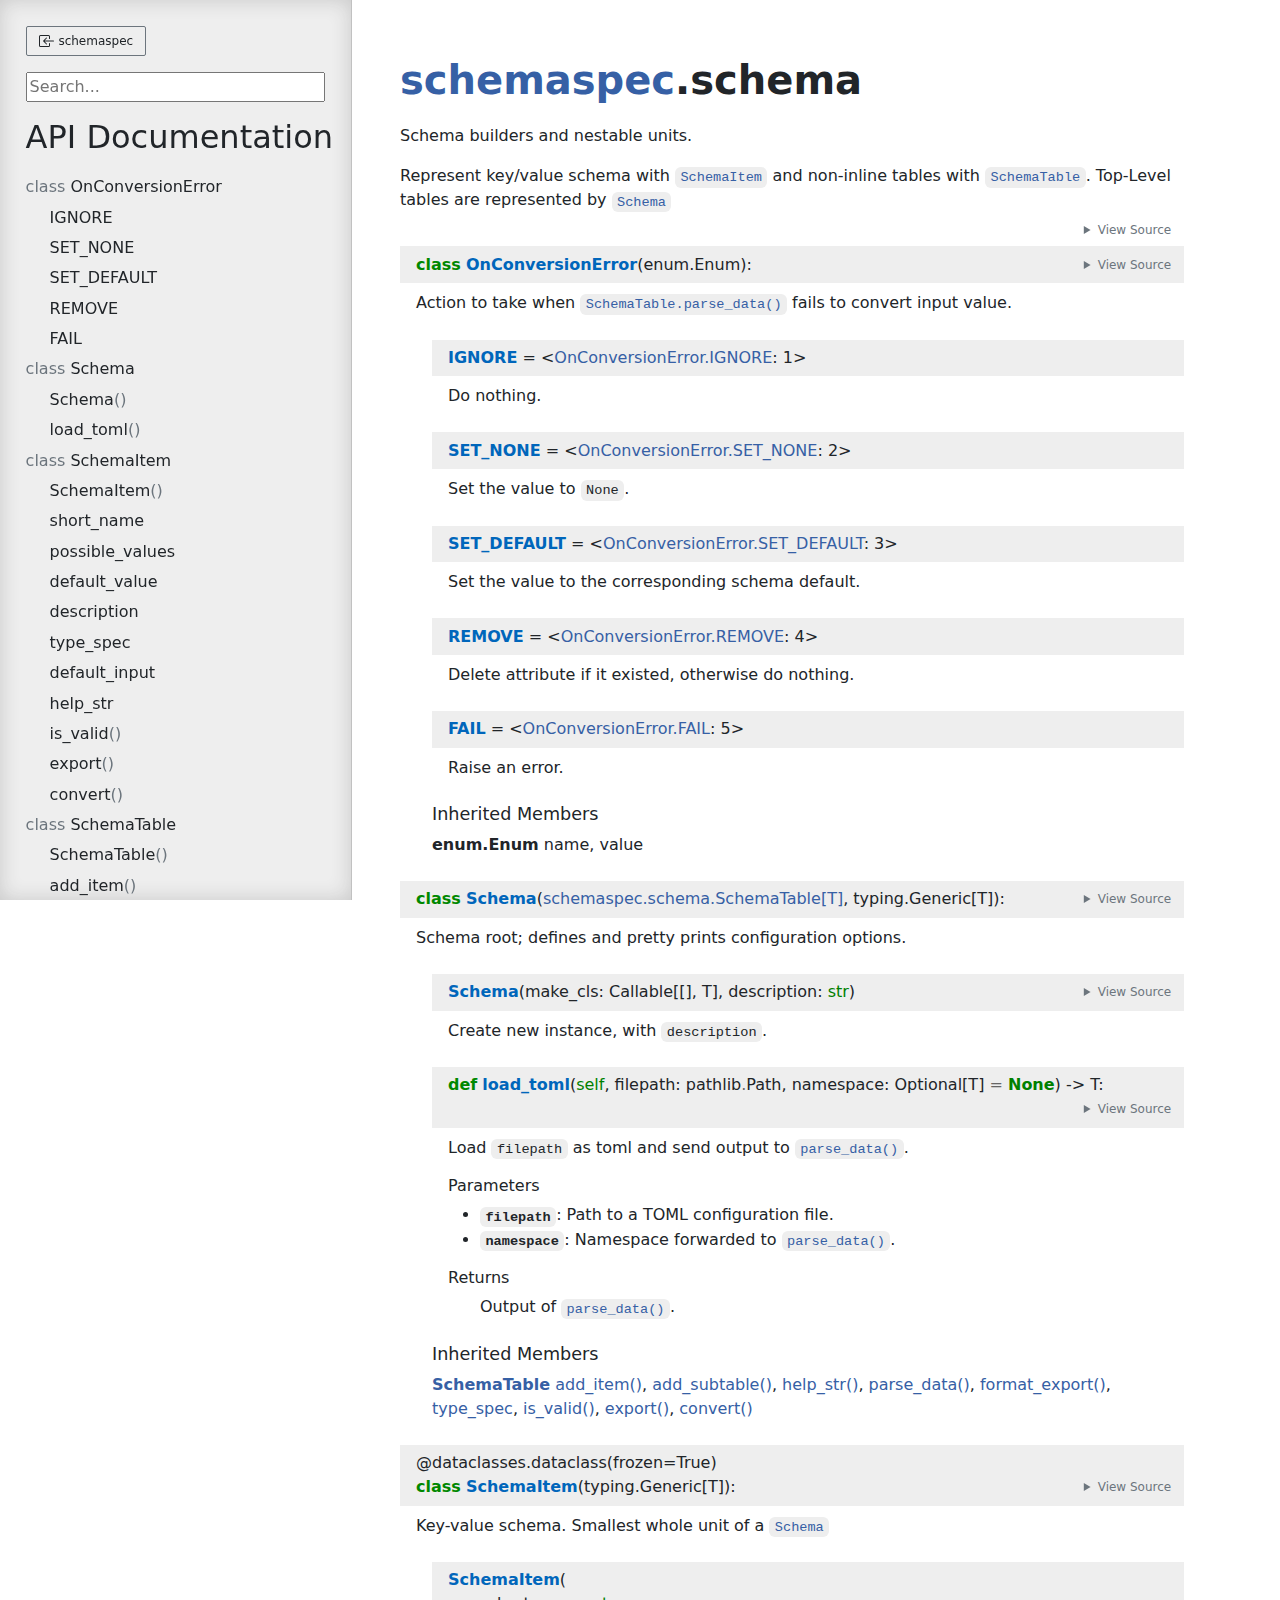
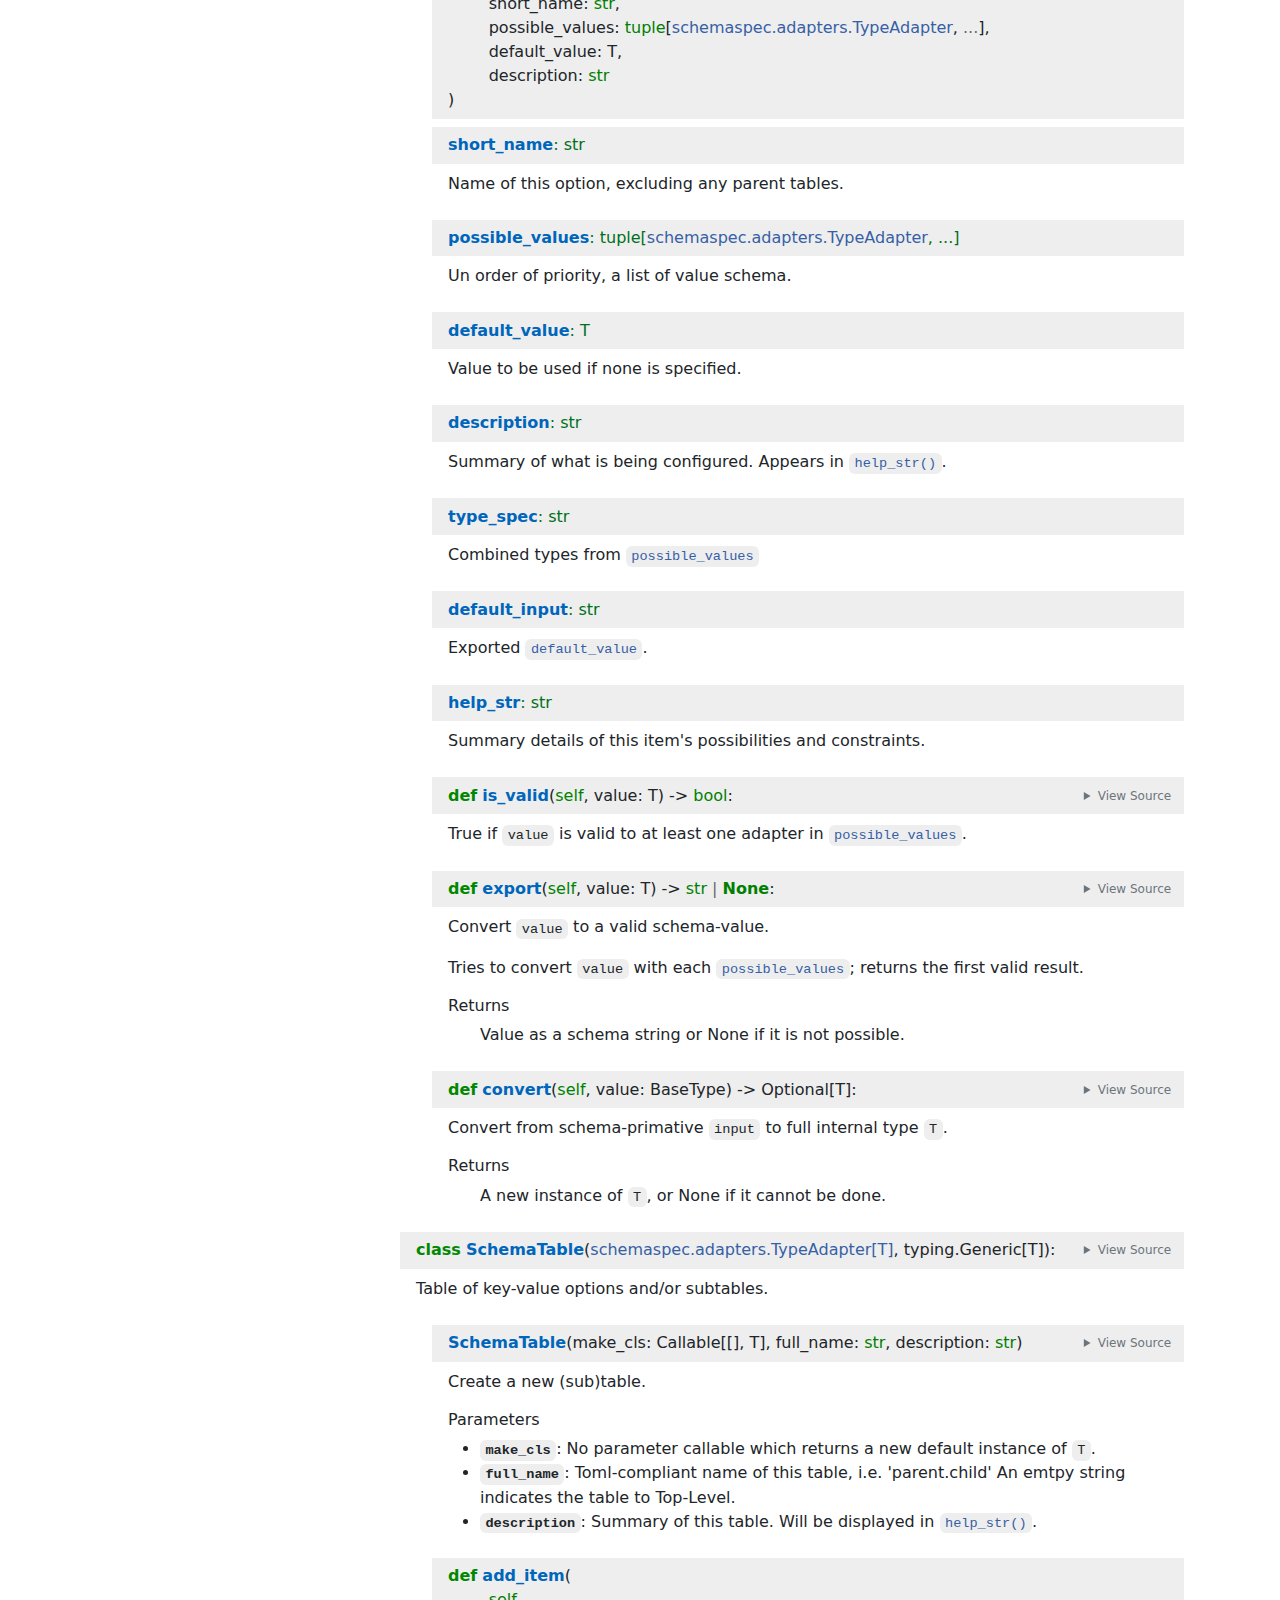
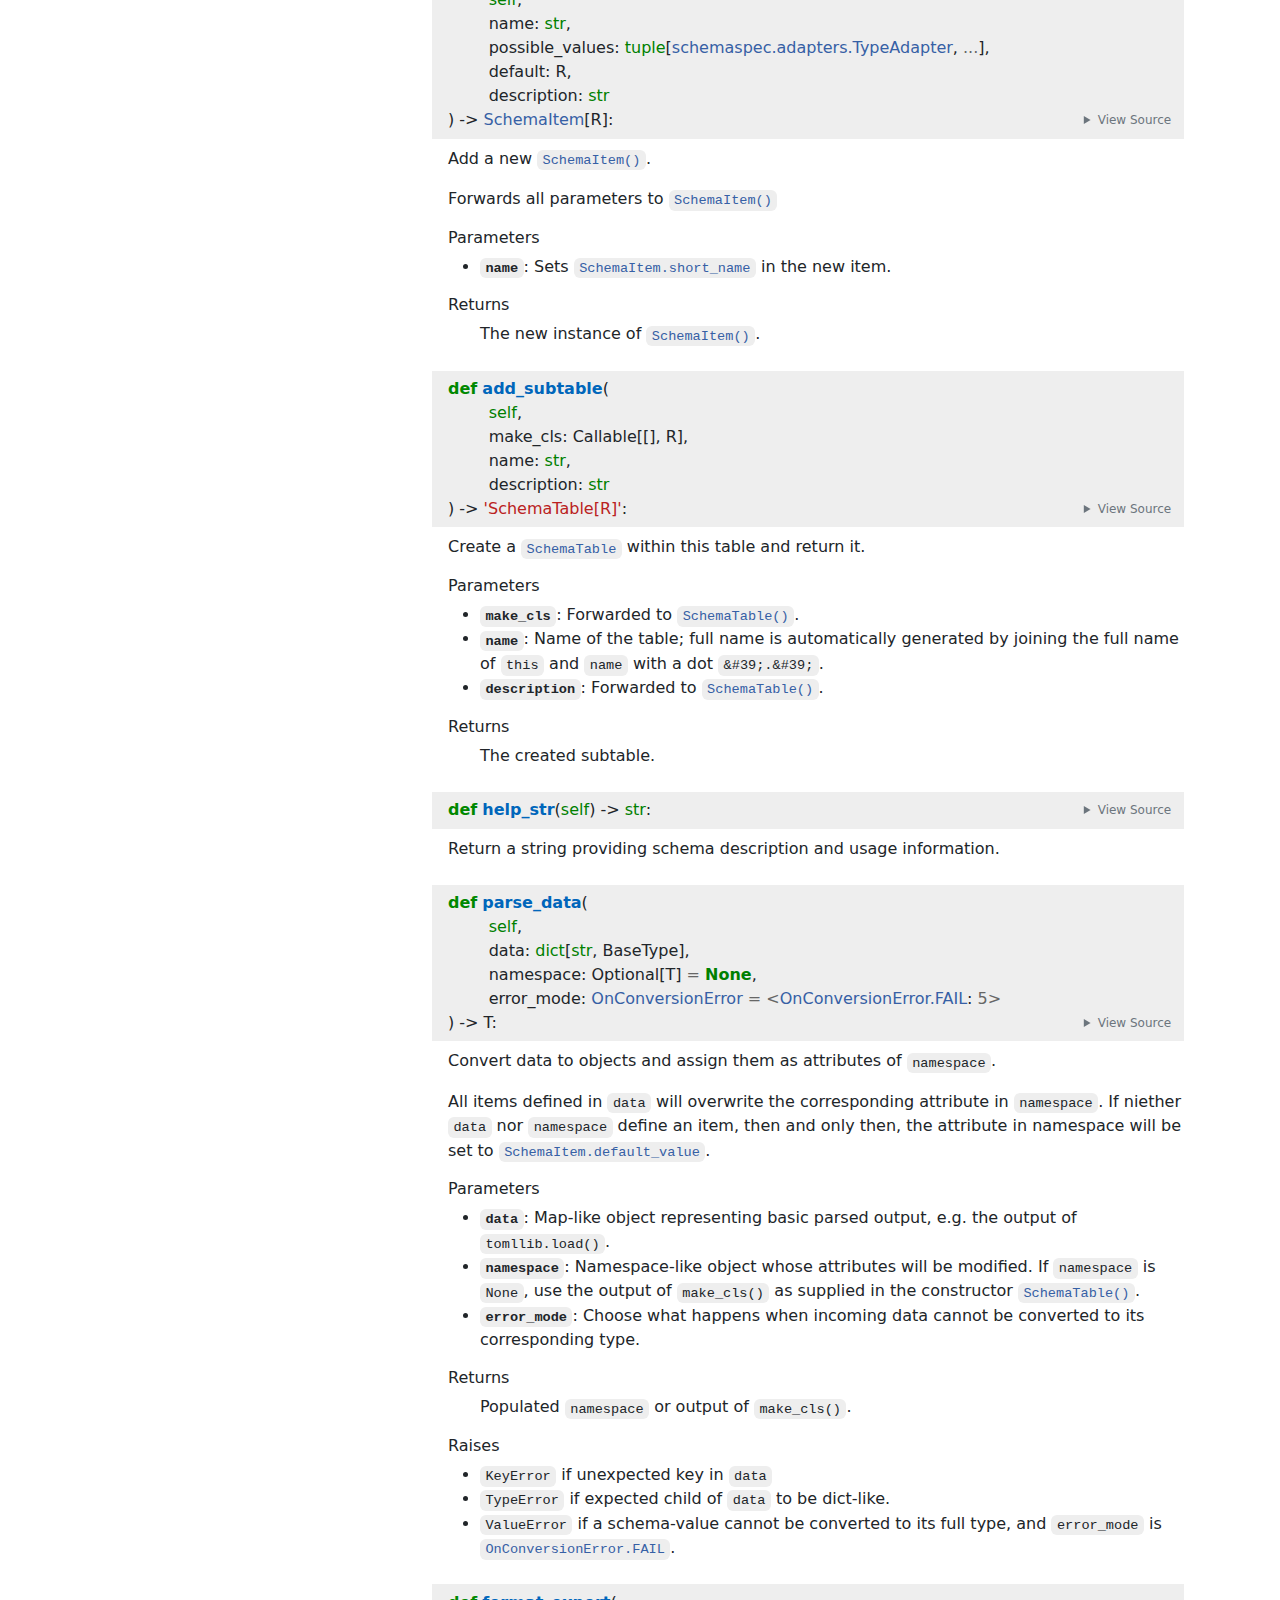
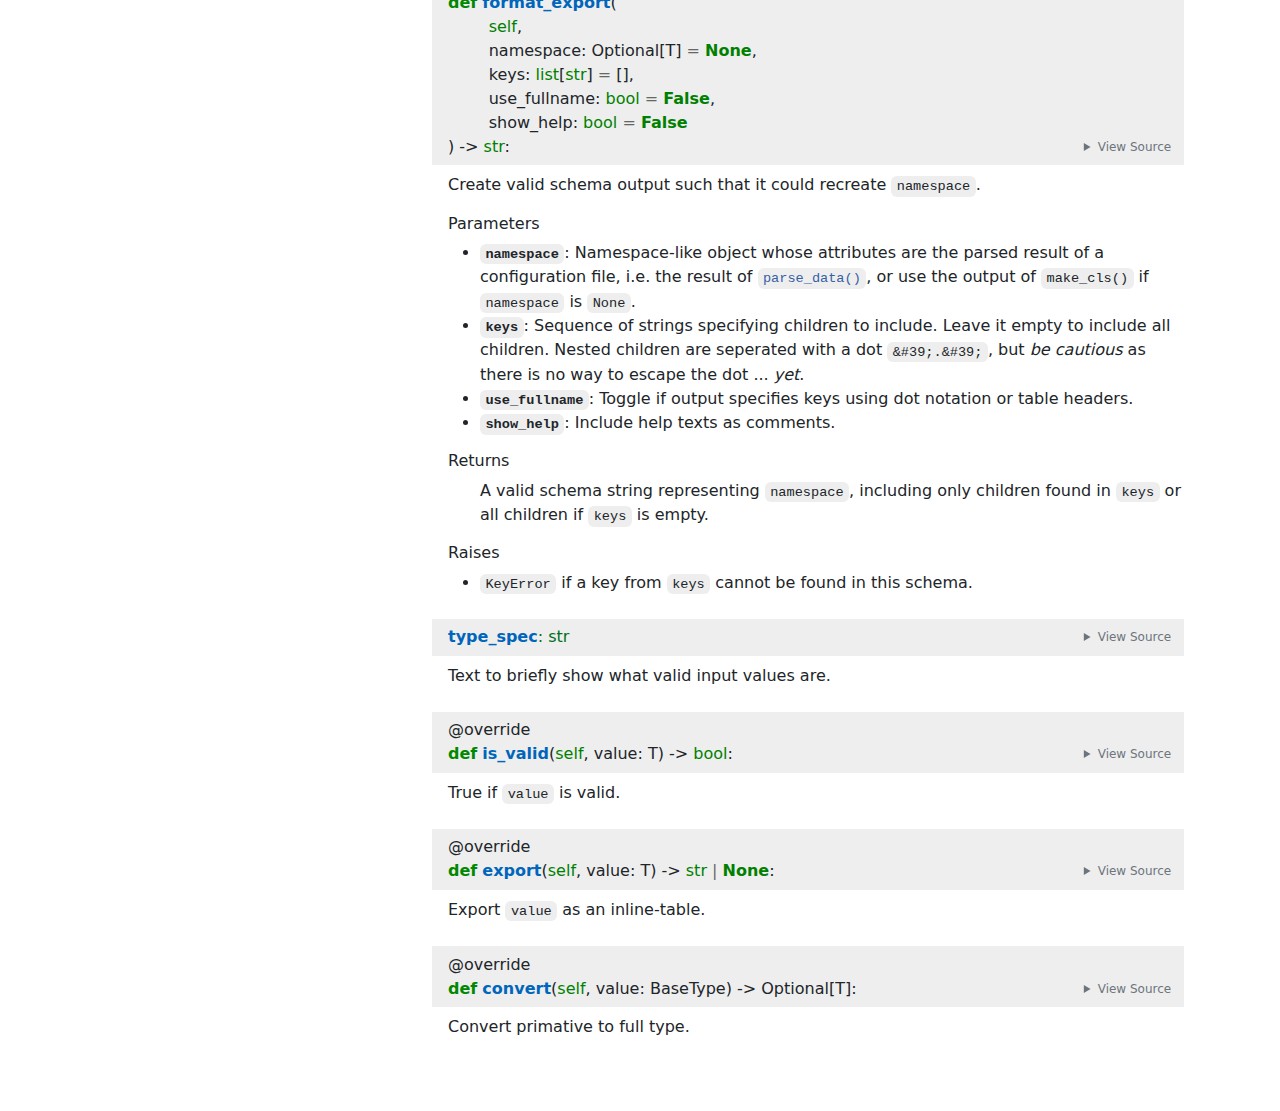
<file: docs/api/0.0.1/schemaspec/schema.html>
<!doctype html>
<html lang="en">
<head>
    <meta charset="utf-8">
    <meta name="viewport" content="width=device-width, initial-scale=1">
    <meta name="generator" content="pdoc 14.5.0"/>
    <title>schemaspec.schema API documentation</title>

    <style>/*! * Bootstrap Reboot v5.0.0 (https://getbootstrap.com/) * Copyright 2011-2021 The Bootstrap Authors * Copyright 2011-2021 Twitter, Inc. * Licensed under MIT (https://github.com/twbs/bootstrap/blob/main/LICENSE) * Forked from Normalize.css, licensed MIT (https://github.com/necolas/normalize.css/blob/master/LICENSE.md) */*,::after,::before{box-sizing:border-box}@media (prefers-reduced-motion:no-preference){:root{scroll-behavior:smooth}}body{margin:0;font-family:system-ui,-apple-system,"Segoe UI",Roboto,"Helvetica Neue",Arial,"Noto Sans","Liberation Sans",sans-serif,"Apple Color Emoji","Segoe UI Emoji","Segoe UI Symbol","Noto Color Emoji";font-size:1rem;font-weight:400;line-height:1.5;color:#212529;background-color:#fff;-webkit-text-size-adjust:100%;-webkit-tap-highlight-color:transparent}hr{margin:1rem 0;color:inherit;background-color:currentColor;border:0;opacity:.25}hr:not([size]){height:1px}h1,h2,h3,h4,h5,h6{margin-top:0;margin-bottom:.5rem;font-weight:500;line-height:1.2}h1{font-size:calc(1.375rem + 1.5vw)}@media (min-width:1200px){h1{font-size:2.5rem}}h2{font-size:calc(1.325rem + .9vw)}@media (min-width:1200px){h2{font-size:2rem}}h3{font-size:calc(1.3rem + .6vw)}@media (min-width:1200px){h3{font-size:1.75rem}}h4{font-size:calc(1.275rem + .3vw)}@media (min-width:1200px){h4{font-size:1.5rem}}h5{font-size:1.25rem}h6{font-size:1rem}p{margin-top:0;margin-bottom:1rem}abbr[data-bs-original-title],abbr[title]{-webkit-text-decoration:underline dotted;text-decoration:underline dotted;cursor:help;-webkit-text-decoration-skip-ink:none;text-decoration-skip-ink:none}address{margin-bottom:1rem;font-style:normal;line-height:inherit}ol,ul{padding-left:2rem}dl,ol,ul{margin-top:0;margin-bottom:1rem}ol ol,ol ul,ul ol,ul ul{margin-bottom:0}dt{font-weight:700}dd{margin-bottom:.5rem;margin-left:0}blockquote{margin:0 0 1rem}b,strong{font-weight:bolder}small{font-size:.875em}mark{padding:.2em;background-color:#fcf8e3}sub,sup{position:relative;font-size:.75em;line-height:0;vertical-align:baseline}sub{bottom:-.25em}sup{top:-.5em}a{color:#0d6efd;text-decoration:underline}a:hover{color:#0a58ca}a:not([href]):not([class]),a:not([href]):not([class]):hover{color:inherit;text-decoration:none}code,kbd,pre,samp{font-family:SFMono-Regular,Menlo,Monaco,Consolas,"Liberation Mono","Courier New",monospace;font-size:1em;direction:ltr;unicode-bidi:bidi-override}pre{display:block;margin-top:0;margin-bottom:1rem;overflow:auto;font-size:.875em}pre code{font-size:inherit;color:inherit;word-break:normal}code{font-size:.875em;color:#d63384;word-wrap:break-word}a>code{color:inherit}kbd{padding:.2rem .4rem;font-size:.875em;color:#fff;background-color:#212529;border-radius:.2rem}kbd kbd{padding:0;font-size:1em;font-weight:700}figure{margin:0 0 1rem}img,svg{vertical-align:middle}table{caption-side:bottom;border-collapse:collapse}caption{padding-top:.5rem;padding-bottom:.5rem;color:#6c757d;text-align:left}th{text-align:inherit;text-align:-webkit-match-parent}tbody,td,tfoot,th,thead,tr{border-color:inherit;border-style:solid;border-width:0}label{display:inline-block}button{border-radius:0}button:focus:not(:focus-visible){outline:0}button,input,optgroup,select,textarea{margin:0;font-family:inherit;font-size:inherit;line-height:inherit}button,select{text-transform:none}[role=button]{cursor:pointer}select{word-wrap:normal}select:disabled{opacity:1}[list]::-webkit-calendar-picker-indicator{display:none}[type=button],[type=reset],[type=submit],button{-webkit-appearance:button}[type=button]:not(:disabled),[type=reset]:not(:disabled),[type=submit]:not(:disabled),button:not(:disabled){cursor:pointer}::-moz-focus-inner{padding:0;border-style:none}textarea{resize:vertical}fieldset{min-width:0;padding:0;margin:0;border:0}legend{float:left;width:100%;padding:0;margin-bottom:.5rem;font-size:calc(1.275rem + .3vw);line-height:inherit}@media (min-width:1200px){legend{font-size:1.5rem}}legend+*{clear:left}::-webkit-datetime-edit-day-field,::-webkit-datetime-edit-fields-wrapper,::-webkit-datetime-edit-hour-field,::-webkit-datetime-edit-minute,::-webkit-datetime-edit-month-field,::-webkit-datetime-edit-text,::-webkit-datetime-edit-year-field{padding:0}::-webkit-inner-spin-button{height:auto}[type=search]{outline-offset:-2px;-webkit-appearance:textfield}::-webkit-search-decoration{-webkit-appearance:none}::-webkit-color-swatch-wrapper{padding:0}::file-selector-button{font:inherit}::-webkit-file-upload-button{font:inherit;-webkit-appearance:button}output{display:inline-block}iframe{border:0}summary{display:list-item;cursor:pointer}progress{vertical-align:baseline}[hidden]{display:none!important}</style>
    <style>/*! syntax-highlighting.css */pre{line-height:125%;}span.linenos{color:inherit; background-color:transparent; padding-left:5px; padding-right:20px;}.pdoc-code .hll{background-color:#ffffcc}.pdoc-code{background:#f8f8f8;}.pdoc-code .c{color:#3D7B7B; font-style:italic}.pdoc-code .err{border:1px solid #FF0000}.pdoc-code .k{color:#008000; font-weight:bold}.pdoc-code .o{color:#666666}.pdoc-code .ch{color:#3D7B7B; font-style:italic}.pdoc-code .cm{color:#3D7B7B; font-style:italic}.pdoc-code .cp{color:#9C6500}.pdoc-code .cpf{color:#3D7B7B; font-style:italic}.pdoc-code .c1{color:#3D7B7B; font-style:italic}.pdoc-code .cs{color:#3D7B7B; font-style:italic}.pdoc-code .gd{color:#A00000}.pdoc-code .ge{font-style:italic}.pdoc-code .gr{color:#E40000}.pdoc-code .gh{color:#000080; font-weight:bold}.pdoc-code .gi{color:#008400}.pdoc-code .go{color:#717171}.pdoc-code .gp{color:#000080; font-weight:bold}.pdoc-code .gs{font-weight:bold}.pdoc-code .gu{color:#800080; font-weight:bold}.pdoc-code .gt{color:#0044DD}.pdoc-code .kc{color:#008000; font-weight:bold}.pdoc-code .kd{color:#008000; font-weight:bold}.pdoc-code .kn{color:#008000; font-weight:bold}.pdoc-code .kp{color:#008000}.pdoc-code .kr{color:#008000; font-weight:bold}.pdoc-code .kt{color:#B00040}.pdoc-code .m{color:#666666}.pdoc-code .s{color:#BA2121}.pdoc-code .na{color:#687822}.pdoc-code .nb{color:#008000}.pdoc-code .nc{color:#0000FF; font-weight:bold}.pdoc-code .no{color:#880000}.pdoc-code .nd{color:#AA22FF}.pdoc-code .ni{color:#717171; font-weight:bold}.pdoc-code .ne{color:#CB3F38; font-weight:bold}.pdoc-code .nf{color:#0000FF}.pdoc-code .nl{color:#767600}.pdoc-code .nn{color:#0000FF; font-weight:bold}.pdoc-code .nt{color:#008000; font-weight:bold}.pdoc-code .nv{color:#19177C}.pdoc-code .ow{color:#AA22FF; font-weight:bold}.pdoc-code .w{color:#bbbbbb}.pdoc-code .mb{color:#666666}.pdoc-code .mf{color:#666666}.pdoc-code .mh{color:#666666}.pdoc-code .mi{color:#666666}.pdoc-code .mo{color:#666666}.pdoc-code .sa{color:#BA2121}.pdoc-code .sb{color:#BA2121}.pdoc-code .sc{color:#BA2121}.pdoc-code .dl{color:#BA2121}.pdoc-code .sd{color:#BA2121; font-style:italic}.pdoc-code .s2{color:#BA2121}.pdoc-code .se{color:#AA5D1F; font-weight:bold}.pdoc-code .sh{color:#BA2121}.pdoc-code .si{color:#A45A77; font-weight:bold}.pdoc-code .sx{color:#008000}.pdoc-code .sr{color:#A45A77}.pdoc-code .s1{color:#BA2121}.pdoc-code .ss{color:#19177C}.pdoc-code .bp{color:#008000}.pdoc-code .fm{color:#0000FF}.pdoc-code .vc{color:#19177C}.pdoc-code .vg{color:#19177C}.pdoc-code .vi{color:#19177C}.pdoc-code .vm{color:#19177C}.pdoc-code .il{color:#666666}</style>
    <style>/*! theme.css */:root{--pdoc-background:#fff;}.pdoc{--text:#212529;--muted:#6c757d;--link:#3660a5;--link-hover:#1659c5;--code:#f8f8f8;--active:#fff598;--accent:#eee;--accent2:#c1c1c1;--nav-hover:rgba(255, 255, 255, 0.5);--name:#0066BB;--def:#008800;--annotation:#007020;}</style>
    <style>/*! layout.css */html, body{width:100%;height:100%;}html, main{scroll-behavior:smooth;}body{background-color:var(--pdoc-background);}@media (max-width:769px){#navtoggle{cursor:pointer;position:absolute;width:50px;height:40px;top:1rem;right:1rem;border-color:var(--text);color:var(--text);display:flex;opacity:0.8;z-index:999;}#navtoggle:hover{opacity:1;}#togglestate + div{display:none;}#togglestate:checked + div{display:inherit;}main, header{padding:2rem 3vw;}header + main{margin-top:-3rem;}.git-button{display:none !important;}nav input[type="search"]{max-width:77%;}nav input[type="search"]:first-child{margin-top:-6px;}nav input[type="search"]:valid ~ *{display:none !important;}}@media (min-width:770px){:root{--sidebar-width:clamp(12.5rem, 28vw, 22rem);}nav{position:fixed;overflow:auto;height:100vh;width:var(--sidebar-width);}main, header{padding:3rem 2rem 3rem calc(var(--sidebar-width) + 3rem);width:calc(54rem + var(--sidebar-width));max-width:100%;}header + main{margin-top:-4rem;}#navtoggle{display:none;}}#togglestate{position:absolute;height:0;opacity:0;}nav.pdoc{--pad:clamp(0.5rem, 2vw, 1.75rem);--indent:1.5rem;background-color:var(--accent);border-right:1px solid var(--accent2);box-shadow:0 0 20px rgba(50, 50, 50, .2) inset;padding:0 0 0 var(--pad);overflow-wrap:anywhere;scrollbar-width:thin; scrollbar-color:var(--accent2) transparent; z-index:1}nav.pdoc::-webkit-scrollbar{width:.4rem; }nav.pdoc::-webkit-scrollbar-thumb{background-color:var(--accent2); }nav.pdoc > div{padding:var(--pad) 0;}nav.pdoc .module-list-button{display:inline-flex;align-items:center;color:var(--text);border-color:var(--muted);margin-bottom:1rem;}nav.pdoc .module-list-button:hover{border-color:var(--text);}nav.pdoc input[type=search]{display:block;outline-offset:0;width:calc(100% - var(--pad));}nav.pdoc .logo{max-width:calc(100% - var(--pad));max-height:35vh;display:block;margin:0 auto 1rem;transform:translate(calc(-.5 * var(--pad)), 0);}nav.pdoc ul{list-style:none;padding-left:0;}nav.pdoc > div > ul{margin-left:calc(0px - var(--pad));}nav.pdoc li a{padding:.2rem 0 .2rem calc(var(--pad) + var(--indent));}nav.pdoc > div > ul > li > a{padding-left:var(--pad);}nav.pdoc li{transition:all 100ms;}nav.pdoc li:hover{background-color:var(--nav-hover);}nav.pdoc a, nav.pdoc a:hover{color:var(--text);}nav.pdoc a{display:block;}nav.pdoc > h2:first-of-type{margin-top:1.5rem;}nav.pdoc .class:before{content:"class ";color:var(--muted);}nav.pdoc .function:after{content:"()";color:var(--muted);}nav.pdoc footer:before{content:"";display:block;width:calc(100% - var(--pad));border-top:solid var(--accent2) 1px;margin-top:1.5rem;padding-top:.5rem;}nav.pdoc footer{font-size:small;}</style>
    <style>/*! content.css */.pdoc{color:var(--text);box-sizing:border-box;line-height:1.5;background:none;}.pdoc .pdoc-button{cursor:pointer;display:inline-block;border:solid black 1px;border-radius:2px;font-size:.75rem;padding:calc(0.5em - 1px) 1em;transition:100ms all;}.pdoc .pdoc-alert{padding:1rem 1rem 1rem calc(1.5rem + 24px);border:1px solid transparent;border-radius:.25rem;background-repeat:no-repeat;background-position:1rem center;margin-bottom:1rem;}.pdoc .pdoc-alert > *:last-child{margin-bottom:0;}.pdoc .pdoc-alert-note {color:#084298;background-color:#cfe2ff;border-color:#b6d4fe;background-image:url("data:image/svg+xml,%3Csvg%20xmlns%3D%22http%3A//www.w3.org/2000/svg%22%20width%3D%2224%22%20height%3D%2224%22%20fill%3D%22%23084298%22%20viewBox%3D%220%200%2016%2016%22%3E%3Cpath%20d%3D%22M8%2016A8%208%200%201%200%208%200a8%208%200%200%200%200%2016zm.93-9.412-1%204.705c-.07.34.029.533.304.533.194%200%20.487-.07.686-.246l-.088.416c-.287.346-.92.598-1.465.598-.703%200-1.002-.422-.808-1.319l.738-3.468c.064-.293.006-.399-.287-.47l-.451-.081.082-.381%202.29-.287zM8%205.5a1%201%200%201%201%200-2%201%201%200%200%201%200%202z%22/%3E%3C/svg%3E");}.pdoc .pdoc-alert-warning{color:#664d03;background-color:#fff3cd;border-color:#ffecb5;background-image:url("data:image/svg+xml,%3Csvg%20xmlns%3D%22http%3A//www.w3.org/2000/svg%22%20width%3D%2224%22%20height%3D%2224%22%20fill%3D%22%23664d03%22%20viewBox%3D%220%200%2016%2016%22%3E%3Cpath%20d%3D%22M8.982%201.566a1.13%201.13%200%200%200-1.96%200L.165%2013.233c-.457.778.091%201.767.98%201.767h13.713c.889%200%201.438-.99.98-1.767L8.982%201.566zM8%205c.535%200%20.954.462.9.995l-.35%203.507a.552.552%200%200%201-1.1%200L7.1%205.995A.905.905%200%200%201%208%205zm.002%206a1%201%200%201%201%200%202%201%201%200%200%201%200-2z%22/%3E%3C/svg%3E");}.pdoc .pdoc-alert-danger{color:#842029;background-color:#f8d7da;border-color:#f5c2c7;background-image:url("data:image/svg+xml,%3Csvg%20xmlns%3D%22http%3A//www.w3.org/2000/svg%22%20width%3D%2224%22%20height%3D%2224%22%20fill%3D%22%23842029%22%20viewBox%3D%220%200%2016%2016%22%3E%3Cpath%20d%3D%22M5.52.359A.5.5%200%200%201%206%200h4a.5.5%200%200%201%20.474.658L8.694%206H12.5a.5.5%200%200%201%20.395.807l-7%209a.5.5%200%200%201-.873-.454L6.823%209.5H3.5a.5.5%200%200%201-.48-.641l2.5-8.5z%22/%3E%3C/svg%3E");}.pdoc .visually-hidden{position:absolute !important;width:1px !important;height:1px !important;padding:0 !important;margin:-1px !important;overflow:hidden !important;clip:rect(0, 0, 0, 0) !important;white-space:nowrap !important;border:0 !important;}.pdoc h1, .pdoc h2, .pdoc h3{font-weight:300;margin:.3em 0;padding:.2em 0;}.pdoc > section:not(.module-info) h1{font-size:1.5rem;font-weight:500;}.pdoc > section:not(.module-info) h2{font-size:1.4rem;font-weight:500;}.pdoc > section:not(.module-info) h3{font-size:1.3rem;font-weight:500;}.pdoc > section:not(.module-info) h4{font-size:1.2rem;}.pdoc > section:not(.module-info) h5{font-size:1.1rem;}.pdoc a{text-decoration:none;color:var(--link);}.pdoc a:hover{color:var(--link-hover);}.pdoc blockquote{margin-left:2rem;}.pdoc pre{border-top:1px solid var(--accent2);border-bottom:1px solid var(--accent2);margin-top:0;margin-bottom:1em;padding:.5rem 0 .5rem .5rem;overflow-x:auto;background-color:var(--code);}.pdoc code{color:var(--text);padding:.2em .4em;margin:0;font-size:85%;background-color:var(--accent);border-radius:6px;}.pdoc a > code{color:inherit;}.pdoc pre > code{display:inline-block;font-size:inherit;background:none;border:none;padding:0;}.pdoc > section:not(.module-info){margin-bottom:1.5rem;}.pdoc .modulename{margin-top:0;font-weight:bold;}.pdoc .modulename a{color:var(--link);transition:100ms all;}.pdoc .git-button{float:right;border:solid var(--link) 1px;}.pdoc .git-button:hover{background-color:var(--link);color:var(--pdoc-background);}.view-source-toggle-state,.view-source-toggle-state ~ .pdoc-code{display:none;}.view-source-toggle-state:checked ~ .pdoc-code{display:block;}.view-source-button{display:inline-block;float:right;font-size:.75rem;line-height:1.5rem;color:var(--muted);padding:0 .4rem 0 1.3rem;cursor:pointer;text-indent:-2px;}.view-source-button > span{visibility:hidden;}.module-info .view-source-button{float:none;display:flex;justify-content:flex-end;margin:-1.2rem .4rem -.2rem 0;}.view-source-button::before{position:absolute;content:"View Source";display:list-item;list-style-type:disclosure-closed;}.view-source-toggle-state:checked ~ .attr .view-source-button::before,.view-source-toggle-state:checked ~ .view-source-button::before{list-style-type:disclosure-open;}.pdoc .docstring{margin-bottom:1.5rem;}.pdoc section:not(.module-info) .docstring{margin-left:clamp(0rem, 5vw - 2rem, 1rem);}.pdoc .docstring .pdoc-code{margin-left:1em;margin-right:1em;}.pdoc h1:target,.pdoc h2:target,.pdoc h3:target,.pdoc h4:target,.pdoc h5:target,.pdoc h6:target,.pdoc .pdoc-code > pre > span:target{background-color:var(--active);box-shadow:-1rem 0 0 0 var(--active);}.pdoc .pdoc-code > pre > span:target{display:block;}.pdoc div:target > .attr,.pdoc section:target > .attr,.pdoc dd:target > a{background-color:var(--active);}.pdoc *{scroll-margin:2rem;}.pdoc .pdoc-code .linenos{user-select:none;}.pdoc .attr:hover{filter:contrast(0.95);}.pdoc section, .pdoc .classattr{position:relative;}.pdoc .headerlink{--width:clamp(1rem, 3vw, 2rem);position:absolute;top:0;left:calc(0rem - var(--width));transition:all 100ms ease-in-out;opacity:0;}.pdoc .headerlink::before{content:"#";display:block;text-align:center;width:var(--width);height:2.3rem;line-height:2.3rem;font-size:1.5rem;}.pdoc .attr:hover ~ .headerlink,.pdoc *:target > .headerlink,.pdoc .headerlink:hover{opacity:1;}.pdoc .attr{display:block;margin:.5rem 0 .5rem;padding:.4rem .4rem .4rem 1rem;background-color:var(--accent);overflow-x:auto;}.pdoc .classattr{margin-left:2rem;}.pdoc .name{color:var(--name);font-weight:bold;}.pdoc .def{color:var(--def);font-weight:bold;}.pdoc .signature{background-color:transparent;}.pdoc .param, .pdoc .return-annotation{white-space:pre;}.pdoc .signature.multiline .param{display:block;}.pdoc .signature.condensed .param{display:inline-block;}.pdoc .annotation{color:var(--annotation);}.pdoc .view-value-toggle-state,.pdoc .view-value-toggle-state ~ .default_value{display:none;}.pdoc .view-value-toggle-state:checked ~ .default_value{display:inherit;}.pdoc .view-value-button{font-size:.5rem;vertical-align:middle;border-style:dashed;margin-top:-0.1rem;}.pdoc .view-value-button:hover{background:white;}.pdoc .view-value-button::before{content:"show";text-align:center;width:2.2em;display:inline-block;}.pdoc .view-value-toggle-state:checked ~ .view-value-button::before{content:"hide";}.pdoc .inherited{margin-left:2rem;}.pdoc .inherited dt{font-weight:700;}.pdoc .inherited dt, .pdoc .inherited dd{display:inline;margin-left:0;margin-bottom:.5rem;}.pdoc .inherited dd:not(:last-child):after{content:", ";}.pdoc .inherited .class:before{content:"class ";}.pdoc .inherited .function a:after{content:"()";}.pdoc .search-result .docstring{overflow:auto;max-height:25vh;}.pdoc .search-result.focused > .attr{background-color:var(--active);}.pdoc .attribution{margin-top:2rem;display:block;opacity:0.5;transition:all 200ms;filter:grayscale(100%);}.pdoc .attribution:hover{opacity:1;filter:grayscale(0%);}.pdoc .attribution img{margin-left:5px;height:35px;vertical-align:middle;width:70px;transition:all 200ms;}.pdoc table{display:block;width:max-content;max-width:100%;overflow:auto;margin-bottom:1rem;}.pdoc table th{font-weight:600;}.pdoc table th, .pdoc table td{padding:6px 13px;border:1px solid var(--accent2);}</style>
    <style>/*! custom.css */.pdoc-code:has(+ .pdoc-code) > pre, .pdoc-code + .pdoc-code > pre{margin-top:0;margin-bottom:0;border-top:none;border-bottom:none;}.pdoc-code + .pdoc-code > pre{border-top:1px solid var(--accent2);background-color:color-mix(in srgb, var(--code) 75%, var(--accent));}</style></head>
<body>
    <nav class="pdoc">
        <label id="navtoggle" for="togglestate" class="pdoc-button"><svg xmlns='http://www.w3.org/2000/svg' viewBox='0 0 30 30'><path stroke-linecap='round' stroke="currentColor" stroke-miterlimit='10' stroke-width='2' d='M4 7h22M4 15h22M4 23h22'/></svg></label>
        <input id="togglestate" type="checkbox" aria-hidden="true" tabindex="-1">
        <div>            <a class="pdoc-button module-list-button" href="../schemaspec.html">
<svg xmlns="http://www.w3.org/2000/svg" width="16" height="16" fill="currentColor" class="bi bi-box-arrow-in-left" viewBox="0 0 16 16">
  <path fill-rule="evenodd" d="M10 3.5a.5.5 0 0 0-.5-.5h-8a.5.5 0 0 0-.5.5v9a.5.5 0 0 0 .5.5h8a.5.5 0 0 0 .5-.5v-2a.5.5 0 0 1 1 0v2A1.5 1.5 0 0 1 9.5 14h-8A1.5 1.5 0 0 1 0 12.5v-9A1.5 1.5 0 0 1 1.5 2h8A1.5 1.5 0 0 1 11 3.5v2a.5.5 0 0 1-1 0v-2z"/>
  <path fill-rule="evenodd" d="M4.146 8.354a.5.5 0 0 1 0-.708l3-3a.5.5 0 1 1 .708.708L5.707 7.5H14.5a.5.5 0 0 1 0 1H5.707l2.147 2.146a.5.5 0 0 1-.708.708l-3-3z"/>
</svg>                &nbsp;schemaspec</a>


            <input type="search" placeholder="Search..." role="searchbox" aria-label="search"
                   pattern=".+" required>



            <h2>API Documentation</h2>
                <ul class="memberlist">
            <li>
                    <a class="class" href="#OnConversionError">OnConversionError</a>
                            <ul class="memberlist">
                        <li>
                                <a class="variable" href="#OnConversionError.IGNORE">IGNORE</a>
                        </li>
                        <li>
                                <a class="variable" href="#OnConversionError.SET_NONE">SET_NONE</a>
                        </li>
                        <li>
                                <a class="variable" href="#OnConversionError.SET_DEFAULT">SET_DEFAULT</a>
                        </li>
                        <li>
                                <a class="variable" href="#OnConversionError.REMOVE">REMOVE</a>
                        </li>
                        <li>
                                <a class="variable" href="#OnConversionError.FAIL">FAIL</a>
                        </li>
                </ul>

            </li>
            <li>
                    <a class="class" href="#Schema">Schema</a>
                            <ul class="memberlist">
                        <li>
                                <a class="function" href="#Schema.__init__">Schema</a>
                        </li>
                        <li>
                                <a class="function" href="#Schema.load_toml">load_toml</a>
                        </li>
                </ul>

            </li>
            <li>
                    <a class="class" href="#SchemaItem">SchemaItem</a>
                            <ul class="memberlist">
                        <li>
                                <a class="function" href="#SchemaItem.__init__">SchemaItem</a>
                        </li>
                        <li>
                                <a class="variable" href="#SchemaItem.short_name">short_name</a>
                        </li>
                        <li>
                                <a class="variable" href="#SchemaItem.possible_values">possible_values</a>
                        </li>
                        <li>
                                <a class="variable" href="#SchemaItem.default_value">default_value</a>
                        </li>
                        <li>
                                <a class="variable" href="#SchemaItem.description">description</a>
                        </li>
                        <li>
                                <a class="variable" href="#SchemaItem.type_spec">type_spec</a>
                        </li>
                        <li>
                                <a class="variable" href="#SchemaItem.default_input">default_input</a>
                        </li>
                        <li>
                                <a class="variable" href="#SchemaItem.help_str">help_str</a>
                        </li>
                        <li>
                                <a class="function" href="#SchemaItem.is_valid">is_valid</a>
                        </li>
                        <li>
                                <a class="function" href="#SchemaItem.export">export</a>
                        </li>
                        <li>
                                <a class="function" href="#SchemaItem.convert">convert</a>
                        </li>
                </ul>

            </li>
            <li>
                    <a class="class" href="#SchemaTable">SchemaTable</a>
                            <ul class="memberlist">
                        <li>
                                <a class="function" href="#SchemaTable.__init__">SchemaTable</a>
                        </li>
                        <li>
                                <a class="function" href="#SchemaTable.add_item">add_item</a>
                        </li>
                        <li>
                                <a class="function" href="#SchemaTable.add_subtable">add_subtable</a>
                        </li>
                        <li>
                                <a class="function" href="#SchemaTable.help_str">help_str</a>
                        </li>
                        <li>
                                <a class="function" href="#SchemaTable.parse_data">parse_data</a>
                        </li>
                        <li>
                                <a class="function" href="#SchemaTable.format_export">format_export</a>
                        </li>
                        <li>
                                <a class="variable" href="#SchemaTable.type_spec">type_spec</a>
                        </li>
                        <li>
                                <a class="function" href="#SchemaTable.is_valid">is_valid</a>
                        </li>
                        <li>
                                <a class="function" href="#SchemaTable.export">export</a>
                        </li>
                        <li>
                                <a class="function" href="#SchemaTable.convert">convert</a>
                        </li>
                </ul>

            </li>
    </ul>



        <a class="attribution" title="pdoc: Python API documentation generator" href="https://pdoc.dev" target="_blank">
            built with <span class="visually-hidden">pdoc</span><img
                alt="pdoc logo"
                src="data:image/svg+xml,%3Csvg%20xmlns%3D%22http%3A//www.w3.org/2000/svg%22%20role%3D%22img%22%20aria-label%3D%22pdoc%20logo%22%20width%3D%22300%22%20height%3D%22150%22%20viewBox%3D%22-1%200%2060%2030%22%3E%3Ctitle%3Epdoc%3C/title%3E%3Cpath%20d%3D%22M29.621%2021.293c-.011-.273-.214-.475-.511-.481a.5.5%200%200%200-.489.503l-.044%201.393c-.097.551-.695%201.215-1.566%201.704-.577.428-1.306.486-2.193.182-1.426-.617-2.467-1.654-3.304-2.487l-.173-.172a3.43%203.43%200%200%200-.365-.306.49.49%200%200%200-.286-.196c-1.718-1.06-4.931-1.47-7.353.191l-.219.15c-1.707%201.187-3.413%202.131-4.328%201.03-.02-.027-.49-.685-.141-1.763.233-.721.546-2.408.772-4.076.042-.09.067-.187.046-.288.166-1.347.277-2.625.241-3.351%201.378-1.008%202.271-2.586%202.271-4.362%200-.976-.272-1.935-.788-2.774-.057-.094-.122-.18-.184-.268.033-.167.052-.339.052-.516%200-1.477-1.202-2.679-2.679-2.679-.791%200-1.496.352-1.987.9a6.3%206.3%200%200%200-1.001.029c-.492-.564-1.207-.929-2.012-.929-1.477%200-2.679%201.202-2.679%202.679A2.65%202.65%200%200%200%20.97%206.554c-.383.747-.595%201.572-.595%202.41%200%202.311%201.507%204.29%203.635%205.107-.037.699-.147%202.27-.423%203.294l-.137.461c-.622%202.042-2.515%208.257%201.727%2010.643%201.614.908%203.06%201.248%204.317%201.248%202.665%200%204.492-1.524%205.322-2.401%201.476-1.559%202.886-1.854%206.491.82%201.877%201.393%203.514%201.753%204.861%201.068%202.223-1.713%202.811-3.867%203.399-6.374.077-.846.056-1.469.054-1.537zm-4.835%204.313c-.054.305-.156.586-.242.629-.034-.007-.131-.022-.307-.157-.145-.111-.314-.478-.456-.908.221.121.432.25.675.355.115.039.219.051.33.081zm-2.251-1.238c-.05.33-.158.648-.252.694-.022.001-.125-.018-.307-.157-.217-.166-.488-.906-.639-1.573.358.344.754.693%201.198%201.036zm-3.887-2.337c-.006-.116-.018-.231-.041-.342.635.145%201.189.368%201.599.625.097.231.166.481.174.642-.03.049-.055.101-.067.158-.046.013-.128.026-.298.004-.278-.037-.901-.57-1.367-1.087zm-1.127-.497c.116.306.176.625.12.71-.019.014-.117.045-.345.016-.206-.027-.604-.332-.986-.695.41-.051.816-.056%201.211-.031zm-4.535%201.535c.209.22.379.47.358.598-.006.041-.088.138-.351.234-.144.055-.539-.063-.979-.259a11.66%2011.66%200%200%200%20.972-.573zm.983-.664c.359-.237.738-.418%201.126-.554.25.237.479.548.457.694-.006.042-.087.138-.351.235-.174.064-.694-.105-1.232-.375zm-3.381%201.794c-.022.145-.061.29-.149.401-.133.166-.358.248-.69.251h-.002c-.133%200-.306-.26-.45-.621.417.091.854.07%201.291-.031zm-2.066-8.077a4.78%204.78%200%200%201-.775-.584c.172-.115.505-.254.88-.378l-.105.962zm-.331%202.302a10.32%2010.32%200%200%201-.828-.502c.202-.143.576-.328.984-.49l-.156.992zm-.45%202.157l-.701-.403c.214-.115.536-.249.891-.376a11.57%2011.57%200%200%201-.19.779zm-.181%201.716c.064.398.194.702.298.893-.194-.051-.435-.162-.736-.398.061-.119.224-.3.438-.495zM8.87%204.141c0%20.152-.123.276-.276.276s-.275-.124-.275-.276.123-.276.276-.276.275.124.275.276zm-.735-.389a1.15%201.15%200%200%200-.314.783%201.16%201.16%200%200%200%201.162%201.162c.457%200%20.842-.27%201.032-.653.026.117.042.238.042.362a1.68%201.68%200%200%201-1.679%201.679%201.68%201.68%200%200%201-1.679-1.679c0-.843.626-1.535%201.436-1.654zM5.059%205.406A1.68%201.68%200%200%201%203.38%207.085a1.68%201.68%200%200%201-1.679-1.679c0-.037.009-.072.011-.109.21.3.541.508.935.508a1.16%201.16%200%200%200%201.162-1.162%201.14%201.14%200%200%200-.474-.912c.015%200%20.03-.005.045-.005.926.001%201.679.754%201.679%201.68zM3.198%204.141c0%20.152-.123.276-.276.276s-.275-.124-.275-.276.123-.276.276-.276.275.124.275.276zM1.375%208.964c0-.52.103-1.035.288-1.52.466.394%201.06.64%201.717.64%201.144%200%202.116-.725%202.499-1.738.383%201.012%201.355%201.738%202.499%201.738.867%200%201.631-.421%202.121-1.062.307.605.478%201.267.478%201.942%200%202.486-2.153%204.51-4.801%204.51s-4.801-2.023-4.801-4.51zm24.342%2019.349c-.985.498-2.267.168-3.813-.979-3.073-2.281-5.453-3.199-7.813-.705-1.315%201.391-4.163%203.365-8.423.97-3.174-1.786-2.239-6.266-1.261-9.479l.146-.492c.276-1.02.395-2.457.444-3.268a6.11%206.11%200%200%200%201.18.115%206.01%206.01%200%200%200%202.536-.562l-.006.175c-.802.215-1.848.612-2.021%201.25-.079.295.021.601.274.837.219.203.415.364.598.501-.667.304-1.243.698-1.311%201.179-.02.144-.022.507.393.787.213.144.395.26.564.365-1.285.521-1.361.96-1.381%201.126-.018.142-.011.496.427.746l.854.489c-.473.389-.971.914-.999%201.429-.018.278.095.532.316.713.675.556%201.231.721%201.653.721.059%200%20.104-.014.158-.02.207.707.641%201.64%201.513%201.64h.013c.8-.008%201.236-.345%201.462-.626.173-.216.268-.457.325-.692.424.195.93.374%201.372.374.151%200%20.294-.021.423-.068.732-.27.944-.704.993-1.021.009-.061.003-.119.002-.179.266.086.538.147.789.147.15%200%20.294-.021.423-.069.542-.2.797-.489.914-.754.237.147.478.258.704.288.106.014.205.021.296.021.356%200%20.595-.101.767-.229.438.435%201.094.992%201.656%201.067.106.014.205.021.296.021a1.56%201.56%200%200%200%20.323-.035c.17.575.453%201.289.866%201.605.358.273.665.362.914.362a.99.99%200%200%200%20.421-.093%201.03%201.03%200%200%200%20.245-.164c.168.428.39.846.68%201.068.358.273.665.362.913.362a.99.99%200%200%200%20.421-.093c.317-.148.512-.448.639-.762.251.157.495.257.726.257.127%200%20.25-.024.37-.071.427-.17.706-.617.841-1.314.022-.015.047-.022.068-.038.067-.051.133-.104.196-.159-.443%201.486-1.107%202.761-2.086%203.257zM8.66%209.925a.5.5%200%201%200-1%200c0%20.653-.818%201.205-1.787%201.205s-1.787-.552-1.787-1.205a.5.5%200%201%200-1%200c0%201.216%201.25%202.205%202.787%202.205s2.787-.989%202.787-2.205zm4.4%2015.965l-.208.097c-2.661%201.258-4.708%201.436-6.086.527-1.542-1.017-1.88-3.19-1.844-4.198a.4.4%200%200%200-.385-.414c-.242-.029-.406.164-.414.385-.046%201.249.367%203.686%202.202%204.896.708.467%201.547.7%202.51.7%201.248%200%202.706-.392%204.362-1.174l.185-.086a.4.4%200%200%200%20.205-.527c-.089-.204-.326-.291-.527-.206zM9.547%202.292c.093.077.205.114.317.114a.5.5%200%200%200%20.318-.886L8.817.397a.5.5%200%200%200-.703.068.5.5%200%200%200%20.069.703l1.364%201.124zm-7.661-.065c.086%200%20.173-.022.253-.068l1.523-.893a.5.5%200%200%200-.506-.863l-1.523.892a.5.5%200%200%200-.179.685c.094.158.261.247.432.247z%22%20transform%3D%22matrix%28-1%200%200%201%2058%200%29%22%20fill%3D%22%233bb300%22/%3E%3Cpath%20d%3D%22M.3%2021.86V10.18q0-.46.02-.68.04-.22.18-.5.28-.54%201.34-.54%201.06%200%201.42.28.38.26.44.78.76-1.04%202.38-1.04%201.64%200%203.1%201.54%201.46%201.54%201.46%203.58%200%202.04-1.46%203.58-1.44%201.54-3.08%201.54-1.64%200-2.38-.92v4.04q0%20.46-.04.68-.02.22-.18.5-.14.3-.5.42-.36.12-.98.12-.62%200-1-.12-.36-.12-.52-.4-.14-.28-.18-.5-.02-.22-.02-.68zm3.96-9.42q-.46.54-.46%201.18%200%20.64.46%201.18.48.52%201.2.52.74%200%201.24-.52.52-.52.52-1.18%200-.66-.48-1.18-.48-.54-1.26-.54-.76%200-1.22.54zm14.741-8.36q.16-.3.54-.42.38-.12%201-.12.64%200%201.02.12.38.12.52.42.16.3.18.54.04.22.04.68v11.94q0%20.46-.04.7-.02.22-.18.5-.3.54-1.7.54-1.38%200-1.54-.98-.84.96-2.34.96-1.8%200-3.28-1.56-1.48-1.58-1.48-3.66%200-2.1%201.48-3.68%201.5-1.58%203.28-1.58%201.48%200%202.3%201v-4.2q0-.46.02-.68.04-.24.18-.52zm-3.24%2010.86q.52.54%201.26.54.74%200%201.22-.54.5-.54.5-1.18%200-.66-.48-1.22-.46-.56-1.26-.56-.8%200-1.28.56-.48.54-.48%201.2%200%20.66.52%201.2zm7.833-1.2q0-2.4%201.68-3.96%201.68-1.56%203.84-1.56%202.16%200%203.82%201.56%201.66%201.54%201.66%203.94%200%201.66-.86%202.96-.86%201.28-2.1%201.9-1.22.6-2.54.6-1.32%200-2.56-.64-1.24-.66-2.1-1.92-.84-1.28-.84-2.88zm4.18%201.44q.64.48%201.3.48.66%200%201.32-.5.66-.5.66-1.48%200-.98-.62-1.46-.62-.48-1.34-.48-.72%200-1.34.5-.62.5-.62%201.48%200%20.96.64%201.46zm11.412-1.44q0%20.84.56%201.32.56.46%201.18.46.64%200%201.18-.36.56-.38.9-.38.6%200%201.46%201.06.46.58.46%201.04%200%20.76-1.1%201.42-1.14.8-2.8.8-1.86%200-3.58-1.34-.82-.64-1.34-1.7-.52-1.08-.52-2.36%200-1.3.52-2.34.52-1.06%201.34-1.7%201.66-1.32%203.54-1.32.76%200%201.48.22.72.2%201.06.4l.32.2q.36.24.56.38.52.4.52.92%200%20.5-.42%201.14-.72%201.1-1.38%201.1-.38%200-1.08-.44-.36-.34-1.04-.34-.66%200-1.24.48-.58.48-.58%201.34z%22%20fill%3D%22green%22/%3E%3C/svg%3E"/>
        </a>
</div>
    </nav>
    <main class="pdoc">
            <section class="module-info">
                    <h1 class="modulename">
<a href="./../schemaspec.html">schemaspec</a><wbr>.schema    </h1>

                    <div class="docstring"><p>Schema builders and nestable units.</p>

<p>Represent key/value schema with <code><a href="#SchemaItem">SchemaItem</a></code> and non-inline tables with <code><a href="#SchemaTable">SchemaTable</a></code>.
Top-Level tables are represented by <code><a href="#Schema">Schema</a></code></p>
</div>

                        <input id="mod-schema-view-source" class="view-source-toggle-state" type="checkbox" aria-hidden="true" tabindex="-1">

                        <label class="view-source-button" for="mod-schema-view-source"><span>View Source</span></label>

                        <div class="pdoc-code codehilite"><pre><span></span><span id="L-1"><a href="#L-1"><span class="linenos">  1</span></a><span class="sd">&quot;&quot;&quot;Schema builders and nestable units.</span>
</span><span id="L-2"><a href="#L-2"><span class="linenos">  2</span></a>
</span><span id="L-3"><a href="#L-3"><span class="linenos">  3</span></a><span class="sd">Represent key/value schema with `SchemaItem` and non-inline tables with `SchemaTable`.</span>
</span><span id="L-4"><a href="#L-4"><span class="linenos">  4</span></a><span class="sd">Top-Level tables are represented by `Schema`</span>
</span><span id="L-5"><a href="#L-5"><span class="linenos">  5</span></a><span class="sd">&quot;&quot;&quot;</span>
</span><span id="L-6"><a href="#L-6"><span class="linenos">  6</span></a>
</span><span id="L-7"><a href="#L-7"><span class="linenos">  7</span></a><span class="n">__all__</span> <span class="o">=</span> <span class="p">[</span>
</span><span id="L-8"><a href="#L-8"><span class="linenos">  8</span></a>    <span class="s2">&quot;OnConversionError&quot;</span><span class="p">,</span>
</span><span id="L-9"><a href="#L-9"><span class="linenos">  9</span></a>    <span class="s2">&quot;Schema&quot;</span><span class="p">,</span>
</span><span id="L-10"><a href="#L-10"><span class="linenos"> 10</span></a>    <span class="s2">&quot;SchemaItem&quot;</span><span class="p">,</span>
</span><span id="L-11"><a href="#L-11"><span class="linenos"> 11</span></a>    <span class="s2">&quot;SchemaTable&quot;</span><span class="p">,</span>
</span><span id="L-12"><a href="#L-12"><span class="linenos"> 12</span></a><span class="p">]</span>
</span><span id="L-13"><a href="#L-13"><span class="linenos"> 13</span></a>
</span><span id="L-14"><a href="#L-14"><span class="linenos"> 14</span></a><span class="kn">import</span> <span class="nn">dataclasses</span>
</span><span id="L-15"><a href="#L-15"><span class="linenos"> 15</span></a><span class="kn">import</span> <span class="nn">enum</span>
</span><span id="L-16"><a href="#L-16"><span class="linenos"> 16</span></a><span class="kn">import</span> <span class="nn">itertools</span>
</span><span id="L-17"><a href="#L-17"><span class="linenos"> 17</span></a><span class="kn">import</span> <span class="nn">pathlib</span>
</span><span id="L-18"><a href="#L-18"><span class="linenos"> 18</span></a><span class="kn">import</span> <span class="nn">textwrap</span>
</span><span id="L-19"><a href="#L-19"><span class="linenos"> 19</span></a><span class="kn">import</span> <span class="nn">tomllib</span>
</span><span id="L-20"><a href="#L-20"><span class="linenos"> 20</span></a><span class="kn">from</span> <span class="nn">typing</span> <span class="kn">import</span> <span class="n">Callable</span><span class="p">,</span> <span class="n">Optional</span><span class="p">,</span> <span class="n">override</span>
</span><span id="L-21"><a href="#L-21"><span class="linenos"> 21</span></a>
</span><span id="L-22"><a href="#L-22"><span class="linenos"> 22</span></a><span class="kn">from</span> <span class="nn">schemaspec</span> <span class="kn">import</span> <span class="n">adapters</span>
</span><span id="L-23"><a href="#L-23"><span class="linenos"> 23</span></a>
</span><span id="L-24"><a href="#L-24"><span class="linenos"> 24</span></a>
</span><span id="L-25"><a href="#L-25"><span class="linenos"> 25</span></a><span class="nd">@dataclasses</span><span class="o">.</span><span class="n">dataclass</span><span class="p">(</span><span class="n">frozen</span><span class="o">=</span><span class="kc">True</span><span class="p">)</span>
</span><span id="L-26"><a href="#L-26"><span class="linenos"> 26</span></a><span class="k">class</span> <span class="nc">SchemaItem</span><span class="p">[</span><span class="n">T</span><span class="p">]:</span>
</span><span id="L-27"><a href="#L-27"><span class="linenos"> 27</span></a><span class="w">    </span><span class="sd">&quot;&quot;&quot;Key-value schema. Smallest whole unit of a `Schema`&quot;&quot;&quot;</span>
</span><span id="L-28"><a href="#L-28"><span class="linenos"> 28</span></a>
</span><span id="L-29"><a href="#L-29"><span class="linenos"> 29</span></a>    <span class="n">short_name</span><span class="p">:</span> <span class="nb">str</span>
</span><span id="L-30"><a href="#L-30"><span class="linenos"> 30</span></a><span class="w">    </span><span class="sd">&quot;&quot;&quot;Name of this option, excluding any parent tables.&quot;&quot;&quot;</span>
</span><span id="L-31"><a href="#L-31"><span class="linenos"> 31</span></a>    <span class="n">possible_values</span><span class="p">:</span> <span class="nb">tuple</span><span class="p">[</span><span class="n">adapters</span><span class="o">.</span><span class="n">TypeAdapter</span><span class="p">,</span> <span class="o">...</span><span class="p">]</span>
</span><span id="L-32"><a href="#L-32"><span class="linenos"> 32</span></a><span class="w">    </span><span class="sd">&quot;&quot;&quot;Un order of priority, a list of value schema.&quot;&quot;&quot;</span>
</span><span id="L-33"><a href="#L-33"><span class="linenos"> 33</span></a>    <span class="n">default_value</span><span class="p">:</span> <span class="n">T</span>
</span><span id="L-34"><a href="#L-34"><span class="linenos"> 34</span></a><span class="w">    </span><span class="sd">&quot;&quot;&quot;Value to be used if none is specified.&quot;&quot;&quot;</span>
</span><span id="L-35"><a href="#L-35"><span class="linenos"> 35</span></a>    <span class="n">description</span><span class="p">:</span> <span class="nb">str</span>
</span><span id="L-36"><a href="#L-36"><span class="linenos"> 36</span></a><span class="w">    </span><span class="sd">&quot;&quot;&quot;Summary of what is being configured. Appears in `help_str()`.&quot;&quot;&quot;</span>
</span><span id="L-37"><a href="#L-37"><span class="linenos"> 37</span></a>    <span class="n">type_spec</span><span class="p">:</span> <span class="nb">str</span> <span class="o">=</span> <span class="n">dataclasses</span><span class="o">.</span><span class="n">field</span><span class="p">(</span><span class="n">init</span><span class="o">=</span><span class="kc">False</span><span class="p">)</span>
</span><span id="L-38"><a href="#L-38"><span class="linenos"> 38</span></a><span class="w">    </span><span class="sd">&quot;&quot;&quot;Combined types from `possible_values`&quot;&quot;&quot;</span>
</span><span id="L-39"><a href="#L-39"><span class="linenos"> 39</span></a>    <span class="n">default_input</span><span class="p">:</span> <span class="nb">str</span> <span class="o">=</span> <span class="n">dataclasses</span><span class="o">.</span><span class="n">field</span><span class="p">(</span><span class="n">init</span><span class="o">=</span><span class="kc">False</span><span class="p">)</span>
</span><span id="L-40"><a href="#L-40"><span class="linenos"> 40</span></a><span class="w">    </span><span class="sd">&quot;&quot;&quot;Exported `default_value`.&quot;&quot;&quot;</span>
</span><span id="L-41"><a href="#L-41"><span class="linenos"> 41</span></a>    <span class="n">help_str</span><span class="p">:</span> <span class="nb">str</span> <span class="o">=</span> <span class="n">dataclasses</span><span class="o">.</span><span class="n">field</span><span class="p">(</span><span class="n">init</span><span class="o">=</span><span class="kc">False</span><span class="p">)</span>
</span><span id="L-42"><a href="#L-42"><span class="linenos"> 42</span></a><span class="w">    </span><span class="sd">&quot;&quot;&quot;Summary details of this item&#39;s possibilities and constraints.&quot;&quot;&quot;</span>
</span><span id="L-43"><a href="#L-43"><span class="linenos"> 43</span></a>
</span><span id="L-44"><a href="#L-44"><span class="linenos"> 44</span></a>    <span class="k">def</span> <span class="nf">__post_init__</span><span class="p">(</span><span class="bp">self</span><span class="p">):</span>
</span><span id="L-45"><a href="#L-45"><span class="linenos"> 45</span></a>        <span class="nb">object</span><span class="o">.</span><span class="fm">__setattr__</span><span class="p">(</span>
</span><span id="L-46"><a href="#L-46"><span class="linenos"> 46</span></a>            <span class="bp">self</span><span class="p">,</span>
</span><span id="L-47"><a href="#L-47"><span class="linenos"> 47</span></a>            <span class="s2">&quot;type_spec&quot;</span><span class="p">,</span>
</span><span id="L-48"><a href="#L-48"><span class="linenos"> 48</span></a>            <span class="s2">&quot; | &quot;</span><span class="o">.</span><span class="n">join</span><span class="p">(</span>
</span><span id="L-49"><a href="#L-49"><span class="linenos"> 49</span></a>                <span class="p">[</span><span class="n">x</span><span class="o">.</span><span class="n">type_spec</span> <span class="k">for</span> <span class="n">x</span> <span class="ow">in</span> <span class="bp">self</span><span class="o">.</span><span class="n">possible_values</span><span class="p">],</span>
</span><span id="L-50"><a href="#L-50"><span class="linenos"> 50</span></a>            <span class="p">),</span>
</span><span id="L-51"><a href="#L-51"><span class="linenos"> 51</span></a>        <span class="p">)</span>
</span><span id="L-52"><a href="#L-52"><span class="linenos"> 52</span></a>        <span class="n">temp</span> <span class="o">=</span> <span class="bp">self</span><span class="o">.</span><span class="n">export</span><span class="p">(</span><span class="bp">self</span><span class="o">.</span><span class="n">default_value</span><span class="p">)</span>
</span><span id="L-53"><a href="#L-53"><span class="linenos"> 53</span></a>        <span class="k">if</span> <span class="n">temp</span> <span class="ow">is</span> <span class="kc">None</span><span class="p">:</span>
</span><span id="L-54"><a href="#L-54"><span class="linenos"> 54</span></a>            <span class="k">raise</span> <span class="ne">ValueError</span><span class="p">(</span><span class="s2">&quot;Default value cannot be exported.&quot;</span><span class="p">)</span>
</span><span id="L-55"><a href="#L-55"><span class="linenos"> 55</span></a>        <span class="nb">object</span><span class="o">.</span><span class="fm">__setattr__</span><span class="p">(</span><span class="bp">self</span><span class="p">,</span> <span class="s2">&quot;default_input&quot;</span><span class="p">,</span> <span class="n">temp</span><span class="p">)</span>
</span><span id="L-56"><a href="#L-56"><span class="linenos"> 56</span></a>        <span class="n">sects</span> <span class="o">=</span> <span class="p">[]</span>
</span><span id="L-57"><a href="#L-57"><span class="linenos"> 57</span></a>        <span class="n">wrapper</span> <span class="o">=</span> <span class="n">textwrap</span><span class="o">.</span><span class="n">TextWrapper</span><span class="p">(</span><span class="n">tabsize</span><span class="o">=</span><span class="mi">4</span><span class="p">)</span>
</span><span id="L-58"><a href="#L-58"><span class="linenos"> 58</span></a>        <span class="n">desc</span> <span class="o">=</span> <span class="s2">&quot;</span><span class="se">\n</span><span class="s2">&quot;</span><span class="o">.</span><span class="n">join</span><span class="p">(</span><span class="nb">map</span><span class="p">(</span><span class="n">wrapper</span><span class="o">.</span><span class="n">fill</span><span class="p">,</span> <span class="bp">self</span><span class="o">.</span><span class="n">description</span><span class="o">.</span><span class="n">split</span><span class="p">(</span><span class="s2">&quot;</span><span class="se">\n\n</span><span class="s2">&quot;</span><span class="p">)))</span>
</span><span id="L-59"><a href="#L-59"><span class="linenos"> 59</span></a>        <span class="k">if</span> <span class="n">desc</span><span class="p">:</span>
</span><span id="L-60"><a href="#L-60"><span class="linenos"> 60</span></a>            <span class="n">sects</span><span class="o">.</span><span class="n">append</span><span class="p">(</span><span class="n">desc</span><span class="p">)</span>
</span><span id="L-61"><a href="#L-61"><span class="linenos"> 61</span></a>        <span class="n">sects</span><span class="o">.</span><span class="n">append</span><span class="p">(</span><span class="sa">f</span><span class="s2">&quot;Default: </span><span class="si">{</span><span class="bp">self</span><span class="o">.</span><span class="n">default_input</span><span class="si">}</span><span class="s2">&quot;</span><span class="p">)</span>
</span><span id="L-62"><a href="#L-62"><span class="linenos"> 62</span></a>        <span class="n">usage</span> <span class="o">=</span> <span class="sa">f</span><span class="s2">&quot;</span><span class="si">{</span><span class="bp">self</span><span class="o">.</span><span class="n">short_name</span><span class="si">}</span><span class="s2"> = </span><span class="si">{</span><span class="bp">self</span><span class="o">.</span><span class="n">type_spec</span><span class="si">}</span><span class="s2">&quot;</span>
</span><span id="L-63"><a href="#L-63"><span class="linenos"> 63</span></a>        <span class="nb">object</span><span class="o">.</span><span class="fm">__setattr__</span><span class="p">(</span>
</span><span id="L-64"><a href="#L-64"><span class="linenos"> 64</span></a>            <span class="bp">self</span><span class="p">,</span>
</span><span id="L-65"><a href="#L-65"><span class="linenos"> 65</span></a>            <span class="s2">&quot;help_str&quot;</span><span class="p">,</span>
</span><span id="L-66"><a href="#L-66"><span class="linenos"> 66</span></a>            <span class="sa">f</span><span class="s2">&quot;</span><span class="si">{</span><span class="n">usage</span><span class="si">}</span><span class="se">\n</span><span class="si">{</span><span class="n">textwrap</span><span class="o">.</span><span class="n">indent</span><span class="p">(</span><span class="s2">&quot;</span><span class="se">\n</span><span class="s2">&quot;</span><span class="o">.</span><span class="n">join</span><span class="p">(</span><span class="n">sects</span><span class="p">),</span><span class="w"> </span><span class="s2">&quot;  &quot;</span><span class="p">)</span><span class="si">}</span><span class="s2">&quot;</span><span class="p">,</span>
</span><span id="L-67"><a href="#L-67"><span class="linenos"> 67</span></a>        <span class="p">)</span>
</span><span id="L-68"><a href="#L-68"><span class="linenos"> 68</span></a>
</span><span id="L-69"><a href="#L-69"><span class="linenos"> 69</span></a>    <span class="k">def</span> <span class="nf">is_valid</span><span class="p">(</span><span class="bp">self</span><span class="p">,</span> <span class="n">value</span><span class="p">:</span> <span class="n">T</span><span class="p">)</span> <span class="o">-&gt;</span> <span class="nb">bool</span><span class="p">:</span>
</span><span id="L-70"><a href="#L-70"><span class="linenos"> 70</span></a><span class="w">        </span><span class="sd">&quot;&quot;&quot;True if `value` is valid to at least one adapter in `possible_values`.&quot;&quot;&quot;</span>
</span><span id="L-71"><a href="#L-71"><span class="linenos"> 71</span></a>        <span class="k">for</span> <span class="n">adapter</span> <span class="ow">in</span> <span class="bp">self</span><span class="o">.</span><span class="n">possible_values</span><span class="p">:</span>
</span><span id="L-72"><a href="#L-72"><span class="linenos"> 72</span></a>            <span class="k">if</span> <span class="n">adapter</span><span class="o">.</span><span class="n">is_valid</span><span class="p">(</span><span class="n">value</span><span class="p">):</span>
</span><span id="L-73"><a href="#L-73"><span class="linenos"> 73</span></a>                <span class="k">return</span> <span class="kc">True</span>
</span><span id="L-74"><a href="#L-74"><span class="linenos"> 74</span></a>        <span class="k">return</span> <span class="kc">False</span>
</span><span id="L-75"><a href="#L-75"><span class="linenos"> 75</span></a>
</span><span id="L-76"><a href="#L-76"><span class="linenos"> 76</span></a>    <span class="k">def</span> <span class="nf">export</span><span class="p">(</span><span class="bp">self</span><span class="p">,</span> <span class="n">value</span><span class="p">:</span> <span class="n">T</span><span class="p">)</span> <span class="o">-&gt;</span> <span class="nb">str</span> <span class="o">|</span> <span class="kc">None</span><span class="p">:</span>
</span><span id="L-77"><a href="#L-77"><span class="linenos"> 77</span></a><span class="w">        </span><span class="sd">&quot;&quot;&quot;Convert `value` to a valid schema-value.</span>
</span><span id="L-78"><a href="#L-78"><span class="linenos"> 78</span></a>
</span><span id="L-79"><a href="#L-79"><span class="linenos"> 79</span></a><span class="sd">        Tries to convert `value` with each `possible_values`; returns the first</span>
</span><span id="L-80"><a href="#L-80"><span class="linenos"> 80</span></a><span class="sd">        valid result.</span>
</span><span id="L-81"><a href="#L-81"><span class="linenos"> 81</span></a>
</span><span id="L-82"><a href="#L-82"><span class="linenos"> 82</span></a><span class="sd">        :return: Value as a schema string or None if it is not possible.</span>
</span><span id="L-83"><a href="#L-83"><span class="linenos"> 83</span></a><span class="sd">        &quot;&quot;&quot;</span>
</span><span id="L-84"><a href="#L-84"><span class="linenos"> 84</span></a>        <span class="k">for</span> <span class="n">schema_v</span> <span class="ow">in</span> <span class="bp">self</span><span class="o">.</span><span class="n">possible_values</span><span class="p">:</span>
</span><span id="L-85"><a href="#L-85"><span class="linenos"> 85</span></a>            <span class="n">v</span> <span class="o">=</span> <span class="n">schema_v</span><span class="o">.</span><span class="n">export</span><span class="p">(</span><span class="n">value</span><span class="p">)</span>
</span><span id="L-86"><a href="#L-86"><span class="linenos"> 86</span></a>            <span class="k">if</span> <span class="n">v</span> <span class="ow">is</span> <span class="ow">not</span> <span class="kc">None</span><span class="p">:</span>
</span><span id="L-87"><a href="#L-87"><span class="linenos"> 87</span></a>                <span class="k">return</span> <span class="n">v</span>
</span><span id="L-88"><a href="#L-88"><span class="linenos"> 88</span></a>        <span class="k">return</span> <span class="kc">None</span>
</span><span id="L-89"><a href="#L-89"><span class="linenos"> 89</span></a>
</span><span id="L-90"><a href="#L-90"><span class="linenos"> 90</span></a>    <span class="k">def</span> <span class="nf">convert</span><span class="p">(</span><span class="bp">self</span><span class="p">,</span> <span class="n">value</span><span class="p">:</span> <span class="n">adapters</span><span class="o">.</span><span class="n">BaseType</span><span class="p">)</span> <span class="o">-&gt;</span> <span class="n">T</span> <span class="o">|</span> <span class="kc">None</span><span class="p">:</span>
</span><span id="L-91"><a href="#L-91"><span class="linenos"> 91</span></a><span class="w">        </span><span class="sd">&quot;&quot;&quot;Convert from schema-primative `input` to full internal type `T`.</span>
</span><span id="L-92"><a href="#L-92"><span class="linenos"> 92</span></a>
</span><span id="L-93"><a href="#L-93"><span class="linenos"> 93</span></a><span class="sd">        :return: A new instance of `T`, or None if it cannot be done.</span>
</span><span id="L-94"><a href="#L-94"><span class="linenos"> 94</span></a><span class="sd">        &quot;&quot;&quot;</span>
</span><span id="L-95"><a href="#L-95"><span class="linenos"> 95</span></a>        <span class="k">for</span> <span class="n">schema_v</span> <span class="ow">in</span> <span class="bp">self</span><span class="o">.</span><span class="n">possible_values</span><span class="p">:</span>
</span><span id="L-96"><a href="#L-96"><span class="linenos"> 96</span></a>            <span class="n">v</span> <span class="o">=</span> <span class="n">schema_v</span><span class="o">.</span><span class="n">convert</span><span class="p">(</span><span class="n">value</span><span class="p">)</span>
</span><span id="L-97"><a href="#L-97"><span class="linenos"> 97</span></a>            <span class="k">if</span> <span class="n">v</span> <span class="ow">is</span> <span class="ow">not</span> <span class="kc">None</span><span class="p">:</span>
</span><span id="L-98"><a href="#L-98"><span class="linenos"> 98</span></a>                <span class="k">return</span> <span class="n">v</span>
</span><span id="L-99"><a href="#L-99"><span class="linenos"> 99</span></a>        <span class="k">return</span> <span class="kc">None</span>
</span><span id="L-100"><a href="#L-100"><span class="linenos">100</span></a>
</span><span id="L-101"><a href="#L-101"><span class="linenos">101</span></a>
</span><span id="L-102"><a href="#L-102"><span class="linenos">102</span></a><span class="k">class</span> <span class="nc">OnConversionError</span><span class="p">(</span><span class="n">enum</span><span class="o">.</span><span class="n">Enum</span><span class="p">):</span>
</span><span id="L-103"><a href="#L-103"><span class="linenos">103</span></a><span class="w">    </span><span class="sd">&quot;&quot;&quot;Action to take when `SchemaTable.parse_data()` fails to convert input value.&quot;&quot;&quot;</span>
</span><span id="L-104"><a href="#L-104"><span class="linenos">104</span></a>
</span><span id="L-105"><a href="#L-105"><span class="linenos">105</span></a>    <span class="n">IGNORE</span> <span class="o">=</span> <span class="n">enum</span><span class="o">.</span><span class="n">auto</span><span class="p">()</span>
</span><span id="L-106"><a href="#L-106"><span class="linenos">106</span></a><span class="w">    </span><span class="sd">&quot;&quot;&quot;Do nothing.&quot;&quot;&quot;</span>
</span><span id="L-107"><a href="#L-107"><span class="linenos">107</span></a>    <span class="n">SET_NONE</span> <span class="o">=</span> <span class="n">enum</span><span class="o">.</span><span class="n">auto</span><span class="p">()</span>
</span><span id="L-108"><a href="#L-108"><span class="linenos">108</span></a><span class="w">    </span><span class="sd">&quot;&quot;&quot;Set the value to `None`.&quot;&quot;&quot;</span>
</span><span id="L-109"><a href="#L-109"><span class="linenos">109</span></a>    <span class="n">SET_DEFAULT</span> <span class="o">=</span> <span class="n">enum</span><span class="o">.</span><span class="n">auto</span><span class="p">()</span>
</span><span id="L-110"><a href="#L-110"><span class="linenos">110</span></a><span class="w">    </span><span class="sd">&quot;&quot;&quot;Set the value to the corresponding schema default.&quot;&quot;&quot;</span>
</span><span id="L-111"><a href="#L-111"><span class="linenos">111</span></a>    <span class="n">REMOVE</span> <span class="o">=</span> <span class="n">enum</span><span class="o">.</span><span class="n">auto</span><span class="p">()</span>
</span><span id="L-112"><a href="#L-112"><span class="linenos">112</span></a><span class="w">    </span><span class="sd">&quot;&quot;&quot;Delete attribute if it existed, otherwise do nothing.&quot;&quot;&quot;</span>
</span><span id="L-113"><a href="#L-113"><span class="linenos">113</span></a>    <span class="n">FAIL</span> <span class="o">=</span> <span class="n">enum</span><span class="o">.</span><span class="n">auto</span><span class="p">()</span>
</span><span id="L-114"><a href="#L-114"><span class="linenos">114</span></a><span class="w">    </span><span class="sd">&quot;&quot;&quot;Raise an error.&quot;&quot;&quot;</span>
</span><span id="L-115"><a href="#L-115"><span class="linenos">115</span></a>
</span><span id="L-116"><a href="#L-116"><span class="linenos">116</span></a>
</span><span id="L-117"><a href="#L-117"><span class="linenos">117</span></a><span class="k">class</span> <span class="nc">SchemaTable</span><span class="p">[</span><span class="n">T</span><span class="p">](</span><span class="n">adapters</span><span class="o">.</span><span class="n">TypeAdapter</span><span class="p">[</span><span class="n">T</span><span class="p">]):</span>
</span><span id="L-118"><a href="#L-118"><span class="linenos">118</span></a><span class="w">    </span><span class="sd">&quot;&quot;&quot;Table of key-value options and/or subtables.&quot;&quot;&quot;</span>
</span><span id="L-119"><a href="#L-119"><span class="linenos">119</span></a>
</span><span id="L-120"><a href="#L-120"><span class="linenos">120</span></a>    <span class="k">def</span> <span class="fm">__init__</span><span class="p">(</span>
</span><span id="L-121"><a href="#L-121"><span class="linenos">121</span></a>        <span class="bp">self</span><span class="p">,</span>
</span><span id="L-122"><a href="#L-122"><span class="linenos">122</span></a>        <span class="n">make_cls</span><span class="p">:</span> <span class="n">Callable</span><span class="p">[[],</span> <span class="n">T</span><span class="p">],</span>
</span><span id="L-123"><a href="#L-123"><span class="linenos">123</span></a>        <span class="n">full_name</span><span class="p">:</span> <span class="nb">str</span><span class="p">,</span>
</span><span id="L-124"><a href="#L-124"><span class="linenos">124</span></a>        <span class="n">description</span><span class="p">:</span> <span class="nb">str</span><span class="p">,</span>
</span><span id="L-125"><a href="#L-125"><span class="linenos">125</span></a>    <span class="p">):</span>
</span><span id="L-126"><a href="#L-126"><span class="linenos">126</span></a><span class="w">        </span><span class="sd">&quot;&quot;&quot;Create a new (sub)table.</span>
</span><span id="L-127"><a href="#L-127"><span class="linenos">127</span></a>
</span><span id="L-128"><a href="#L-128"><span class="linenos">128</span></a><span class="sd">        :param `make_cls`: No parameter callable which returns a new default</span>
</span><span id="L-129"><a href="#L-129"><span class="linenos">129</span></a><span class="sd">            instance of `T`.</span>
</span><span id="L-130"><a href="#L-130"><span class="linenos">130</span></a><span class="sd">        :param `full_name`: Toml-compliant name of this table, i.e. &#39;parent.child&#39; An</span>
</span><span id="L-131"><a href="#L-131"><span class="linenos">131</span></a><span class="sd">            emtpy string indicates the table to Top-Level.</span>
</span><span id="L-132"><a href="#L-132"><span class="linenos">132</span></a><span class="sd">        :param `description`: Summary of this table. Will be displayed in `help_str()`.</span>
</span><span id="L-133"><a href="#L-133"><span class="linenos">133</span></a><span class="sd">        &quot;&quot;&quot;</span>
</span><span id="L-134"><a href="#L-134"><span class="linenos">134</span></a>        <span class="bp">self</span><span class="o">.</span><span class="n">__fullname</span> <span class="o">=</span> <span class="n">full_name</span>
</span><span id="L-135"><a href="#L-135"><span class="linenos">135</span></a>        <span class="bp">self</span><span class="o">.</span><span class="n">__description</span> <span class="o">=</span> <span class="n">description</span>
</span><span id="L-136"><a href="#L-136"><span class="linenos">136</span></a>        <span class="bp">self</span><span class="o">.</span><span class="n">__items</span><span class="p">:</span> <span class="nb">dict</span><span class="p">[</span><span class="nb">str</span><span class="p">,</span> <span class="n">SchemaItem</span><span class="p">]</span> <span class="o">=</span> <span class="p">{}</span>
</span><span id="L-137"><a href="#L-137"><span class="linenos">137</span></a>        <span class="bp">self</span><span class="o">.</span><span class="n">__subtables</span><span class="p">:</span> <span class="nb">dict</span><span class="p">[</span><span class="nb">str</span><span class="p">,</span> <span class="n">SchemaTable</span><span class="p">]</span> <span class="o">=</span> <span class="p">{}</span>
</span><span id="L-138"><a href="#L-138"><span class="linenos">138</span></a>        <span class="bp">self</span><span class="o">.</span><span class="n">__make_cls</span><span class="p">:</span> <span class="n">Callable</span><span class="p">[[],</span> <span class="n">T</span><span class="p">]</span> <span class="o">=</span> <span class="n">make_cls</span>
</span><span id="L-139"><a href="#L-139"><span class="linenos">139</span></a>
</span><span id="L-140"><a href="#L-140"><span class="linenos">140</span></a>    <span class="k">def</span> <span class="nf">_fullname_of</span><span class="p">(</span><span class="bp">self</span><span class="p">,</span> <span class="n">name</span><span class="p">:</span> <span class="nb">str</span><span class="p">)</span> <span class="o">-&gt;</span> <span class="nb">str</span><span class="p">:</span>
</span><span id="L-141"><a href="#L-141"><span class="linenos">141</span></a>        <span class="k">return</span> <span class="sa">f</span><span class="s2">&quot;</span><span class="si">{</span><span class="bp">self</span><span class="o">.</span><span class="n">__fullname</span><span class="si">}</span><span class="s2">.</span><span class="si">{</span><span class="n">name</span><span class="si">}</span><span class="s2">&quot;</span> <span class="k">if</span> <span class="bp">self</span><span class="o">.</span><span class="n">__fullname</span> <span class="k">else</span> <span class="n">name</span>
</span><span id="L-142"><a href="#L-142"><span class="linenos">142</span></a>
</span><span id="L-143"><a href="#L-143"><span class="linenos">143</span></a>    <span class="k">def</span> <span class="nf">add_item</span><span class="p">[</span>
</span><span id="L-144"><a href="#L-144"><span class="linenos">144</span></a>        <span class="n">R</span>
</span><span id="L-145"><a href="#L-145"><span class="linenos">145</span></a>    <span class="p">](</span>
</span><span id="L-146"><a href="#L-146"><span class="linenos">146</span></a>        <span class="bp">self</span><span class="p">,</span>
</span><span id="L-147"><a href="#L-147"><span class="linenos">147</span></a>        <span class="n">name</span><span class="p">:</span> <span class="nb">str</span><span class="p">,</span>
</span><span id="L-148"><a href="#L-148"><span class="linenos">148</span></a>        <span class="n">possible_values</span><span class="p">:</span> <span class="nb">tuple</span><span class="p">[</span><span class="n">adapters</span><span class="o">.</span><span class="n">TypeAdapter</span><span class="p">,</span> <span class="o">...</span><span class="p">],</span>
</span><span id="L-149"><a href="#L-149"><span class="linenos">149</span></a>        <span class="n">default</span><span class="p">:</span> <span class="n">R</span><span class="p">,</span>
</span><span id="L-150"><a href="#L-150"><span class="linenos">150</span></a>        <span class="n">description</span><span class="p">:</span> <span class="nb">str</span><span class="p">,</span>
</span><span id="L-151"><a href="#L-151"><span class="linenos">151</span></a>    <span class="p">)</span> <span class="o">-&gt;</span> <span class="n">SchemaItem</span><span class="p">[</span><span class="n">R</span><span class="p">]:</span>
</span><span id="L-152"><a href="#L-152"><span class="linenos">152</span></a><span class="w">        </span><span class="sd">&quot;&quot;&quot;Add a new `SchemaItem()`.</span>
</span><span id="L-153"><a href="#L-153"><span class="linenos">153</span></a>
</span><span id="L-154"><a href="#L-154"><span class="linenos">154</span></a><span class="sd">        Forwards all parameters to `SchemaItem()`</span>
</span><span id="L-155"><a href="#L-155"><span class="linenos">155</span></a>
</span><span id="L-156"><a href="#L-156"><span class="linenos">156</span></a><span class="sd">        :param `name`: Sets `SchemaItem.short_name` in the new item.</span>
</span><span id="L-157"><a href="#L-157"><span class="linenos">157</span></a>
</span><span id="L-158"><a href="#L-158"><span class="linenos">158</span></a><span class="sd">        :return: The new instance of `SchemaItem()`.</span>
</span><span id="L-159"><a href="#L-159"><span class="linenos">159</span></a><span class="sd">        &quot;&quot;&quot;</span>
</span><span id="L-160"><a href="#L-160"><span class="linenos">160</span></a>        <span class="n">item</span> <span class="o">=</span> <span class="n">SchemaItem</span><span class="p">(</span>
</span><span id="L-161"><a href="#L-161"><span class="linenos">161</span></a>            <span class="n">short_name</span><span class="o">=</span><span class="n">name</span><span class="p">,</span>
</span><span id="L-162"><a href="#L-162"><span class="linenos">162</span></a>            <span class="n">possible_values</span><span class="o">=</span><span class="n">possible_values</span><span class="p">,</span>
</span><span id="L-163"><a href="#L-163"><span class="linenos">163</span></a>            <span class="n">default_value</span><span class="o">=</span><span class="n">default</span><span class="p">,</span>
</span><span id="L-164"><a href="#L-164"><span class="linenos">164</span></a>            <span class="n">description</span><span class="o">=</span><span class="n">description</span><span class="p">,</span>
</span><span id="L-165"><a href="#L-165"><span class="linenos">165</span></a>        <span class="p">)</span>
</span><span id="L-166"><a href="#L-166"><span class="linenos">166</span></a>        <span class="bp">self</span><span class="o">.</span><span class="n">__items</span><span class="p">[</span><span class="n">name</span><span class="p">]</span> <span class="o">=</span> <span class="n">item</span>
</span><span id="L-167"><a href="#L-167"><span class="linenos">167</span></a>        <span class="k">return</span> <span class="n">item</span>
</span><span id="L-168"><a href="#L-168"><span class="linenos">168</span></a>
</span><span id="L-169"><a href="#L-169"><span class="linenos">169</span></a>    <span class="k">def</span> <span class="nf">add_subtable</span><span class="p">[</span>
</span><span id="L-170"><a href="#L-170"><span class="linenos">170</span></a>        <span class="n">R</span>
</span><span id="L-171"><a href="#L-171"><span class="linenos">171</span></a>    <span class="p">](</span>
</span><span id="L-172"><a href="#L-172"><span class="linenos">172</span></a>        <span class="bp">self</span><span class="p">,</span>
</span><span id="L-173"><a href="#L-173"><span class="linenos">173</span></a>        <span class="n">make_cls</span><span class="p">:</span> <span class="n">Callable</span><span class="p">[[],</span> <span class="n">R</span><span class="p">],</span>
</span><span id="L-174"><a href="#L-174"><span class="linenos">174</span></a>        <span class="n">name</span><span class="p">:</span> <span class="nb">str</span><span class="p">,</span>
</span><span id="L-175"><a href="#L-175"><span class="linenos">175</span></a>        <span class="n">description</span><span class="p">:</span> <span class="nb">str</span><span class="p">,</span>
</span><span id="L-176"><a href="#L-176"><span class="linenos">176</span></a>    <span class="p">)</span> <span class="o">-&gt;</span> <span class="s2">&quot;SchemaTable[R]&quot;</span><span class="p">:</span>
</span><span id="L-177"><a href="#L-177"><span class="linenos">177</span></a><span class="w">        </span><span class="sd">&quot;&quot;&quot;Create a `SchemaTable` within this table and return it.</span>
</span><span id="L-178"><a href="#L-178"><span class="linenos">178</span></a>
</span><span id="L-179"><a href="#L-179"><span class="linenos">179</span></a><span class="sd">        :param `make_cls`: Forwarded to `SchemaTable()`.</span>
</span><span id="L-180"><a href="#L-180"><span class="linenos">180</span></a><span class="sd">        :param `name`: Name of the table; full name is automatically generated by</span>
</span><span id="L-181"><a href="#L-181"><span class="linenos">181</span></a><span class="sd">            joining the full name of `this` and `name` with a dot `&#39;.&#39;`.</span>
</span><span id="L-182"><a href="#L-182"><span class="linenos">182</span></a><span class="sd">        :param `description`: Forwarded to `SchemaTable()`.</span>
</span><span id="L-183"><a href="#L-183"><span class="linenos">183</span></a>
</span><span id="L-184"><a href="#L-184"><span class="linenos">184</span></a><span class="sd">        :return: The created subtable.</span>
</span><span id="L-185"><a href="#L-185"><span class="linenos">185</span></a><span class="sd">        &quot;&quot;&quot;</span>
</span><span id="L-186"><a href="#L-186"><span class="linenos">186</span></a>        <span class="n">table</span> <span class="o">=</span> <span class="n">SchemaTable</span><span class="p">(</span>
</span><span id="L-187"><a href="#L-187"><span class="linenos">187</span></a>            <span class="n">make_cls</span><span class="o">=</span><span class="n">make_cls</span><span class="p">,</span>
</span><span id="L-188"><a href="#L-188"><span class="linenos">188</span></a>            <span class="n">full_name</span><span class="o">=</span><span class="bp">self</span><span class="o">.</span><span class="n">_fullname_of</span><span class="p">(</span><span class="n">name</span><span class="p">),</span>
</span><span id="L-189"><a href="#L-189"><span class="linenos">189</span></a>            <span class="n">description</span><span class="o">=</span><span class="n">description</span><span class="p">,</span>
</span><span id="L-190"><a href="#L-190"><span class="linenos">190</span></a>        <span class="p">)</span>
</span><span id="L-191"><a href="#L-191"><span class="linenos">191</span></a>        <span class="bp">self</span><span class="o">.</span><span class="n">__subtables</span><span class="p">[</span><span class="n">name</span><span class="p">]</span> <span class="o">=</span> <span class="n">table</span>
</span><span id="L-192"><a href="#L-192"><span class="linenos">192</span></a>        <span class="k">return</span> <span class="n">table</span>
</span><span id="L-193"><a href="#L-193"><span class="linenos">193</span></a>
</span><span id="L-194"><a href="#L-194"><span class="linenos">194</span></a>    <span class="k">def</span> <span class="nf">help_str</span><span class="p">(</span><span class="bp">self</span><span class="p">)</span> <span class="o">-&gt;</span> <span class="nb">str</span><span class="p">:</span>
</span><span id="L-195"><a href="#L-195"><span class="linenos">195</span></a><span class="w">        </span><span class="sd">&quot;&quot;&quot;Return a string providing schema description and usage information.&quot;&quot;&quot;</span>
</span><span id="L-196"><a href="#L-196"><span class="linenos">196</span></a>        <span class="n">header</span> <span class="o">=</span> <span class="sa">f</span><span class="s2">&quot;[</span><span class="si">{</span><span class="bp">self</span><span class="o">.</span><span class="n">__fullname</span><span class="si">}</span><span class="s2">]</span><span class="se">\n</span><span class="s2">&quot;</span> <span class="k">if</span> <span class="bp">self</span><span class="o">.</span><span class="n">__fullname</span> <span class="k">else</span> <span class="s2">&quot;&quot;</span>
</span><span id="L-197"><a href="#L-197"><span class="linenos">197</span></a>        <span class="k">if</span> <span class="bp">self</span><span class="o">.</span><span class="n">__description</span><span class="p">:</span>
</span><span id="L-198"><a href="#L-198"><span class="linenos">198</span></a>            <span class="n">header</span> <span class="o">=</span> <span class="sa">f</span><span class="s2">&quot;</span><span class="si">{</span><span class="n">header</span><span class="si">}{</span><span class="bp">self</span><span class="o">.</span><span class="n">__description</span><span class="si">}</span><span class="se">\n\n</span><span class="s2">&quot;</span>
</span><span id="L-199"><a href="#L-199"><span class="linenos">199</span></a>        <span class="n">vals</span> <span class="o">=</span> <span class="s2">&quot;</span><span class="se">\n</span><span class="s2">&quot;</span><span class="o">.</span><span class="n">join</span><span class="p">([</span><span class="n">x</span><span class="o">.</span><span class="n">help_str</span> <span class="k">for</span> <span class="n">x</span> <span class="ow">in</span> <span class="bp">self</span><span class="o">.</span><span class="n">__items</span><span class="o">.</span><span class="n">values</span><span class="p">()])</span>
</span><span id="L-200"><a href="#L-200"><span class="linenos">200</span></a>        <span class="n">subs</span> <span class="o">=</span> <span class="s2">&quot;</span><span class="se">\n\n</span><span class="s2">&quot;</span><span class="o">.</span><span class="n">join</span><span class="p">([</span><span class="n">x</span><span class="o">.</span><span class="n">help_str</span><span class="p">()</span> <span class="k">for</span> <span class="n">x</span> <span class="ow">in</span> <span class="bp">self</span><span class="o">.</span><span class="n">__subtables</span><span class="o">.</span><span class="n">values</span><span class="p">()])</span>
</span><span id="L-201"><a href="#L-201"><span class="linenos">201</span></a>        <span class="k">return</span> <span class="sa">f</span><span class="s2">&quot;</span><span class="si">{</span><span class="n">header</span><span class="si">}{</span><span class="s2">&quot;</span><span class="se">\n\n</span><span class="s2">&quot;</span><span class="o">.</span><span class="n">join</span><span class="p">([</span><span class="n">x</span><span class="w"> </span><span class="k">for</span><span class="w"> </span><span class="n">x</span><span class="w"> </span><span class="ow">in</span><span class="w"> </span><span class="p">[</span><span class="n">vals</span><span class="p">,</span><span class="w"> </span><span class="n">subs</span><span class="p">]</span><span class="w"> </span><span class="k">if</span><span class="w"> </span><span class="n">x</span><span class="p">])</span><span class="si">}</span><span class="s2">&quot;</span>
</span><span id="L-202"><a href="#L-202"><span class="linenos">202</span></a>
</span><span id="L-203"><a href="#L-203"><span class="linenos">203</span></a>    <span class="k">def</span> <span class="nf">parse_data</span><span class="p">(</span>
</span><span id="L-204"><a href="#L-204"><span class="linenos">204</span></a>        <span class="bp">self</span><span class="p">,</span>
</span><span id="L-205"><a href="#L-205"><span class="linenos">205</span></a>        <span class="n">data</span><span class="p">:</span> <span class="nb">dict</span><span class="p">[</span><span class="nb">str</span><span class="p">,</span> <span class="n">adapters</span><span class="o">.</span><span class="n">BaseType</span><span class="p">],</span>
</span><span id="L-206"><a href="#L-206"><span class="linenos">206</span></a>        <span class="n">namespace</span><span class="p">:</span> <span class="n">Optional</span><span class="p">[</span><span class="n">T</span><span class="p">]</span> <span class="o">=</span> <span class="kc">None</span><span class="p">,</span>
</span><span id="L-207"><a href="#L-207"><span class="linenos">207</span></a>        <span class="n">error_mode</span><span class="p">:</span> <span class="n">OnConversionError</span> <span class="o">=</span> <span class="n">OnConversionError</span><span class="o">.</span><span class="n">FAIL</span><span class="p">,</span>
</span><span id="L-208"><a href="#L-208"><span class="linenos">208</span></a>    <span class="p">)</span> <span class="o">-&gt;</span> <span class="n">T</span><span class="p">:</span>
</span><span id="L-209"><a href="#L-209"><span class="linenos">209</span></a><span class="w">        </span><span class="sd">&quot;&quot;&quot;Convert data to objects and assign them as attributes of `namespace`.</span>
</span><span id="L-210"><a href="#L-210"><span class="linenos">210</span></a>
</span><span id="L-211"><a href="#L-211"><span class="linenos">211</span></a><span class="sd">        All items defined in `data` will overwrite the corresponding attribute in</span>
</span><span id="L-212"><a href="#L-212"><span class="linenos">212</span></a><span class="sd">        `namespace`. If niether `data` nor `namespace` define an item, then and only then,</span>
</span><span id="L-213"><a href="#L-213"><span class="linenos">213</span></a><span class="sd">        the attribute in namespace will be set to `SchemaItem.default_value`.</span>
</span><span id="L-214"><a href="#L-214"><span class="linenos">214</span></a>
</span><span id="L-215"><a href="#L-215"><span class="linenos">215</span></a><span class="sd">        :param `data`: Map-like object representing basic parsed output, e.g. the output</span>
</span><span id="L-216"><a href="#L-216"><span class="linenos">216</span></a><span class="sd">            of `tomllib.load()`.</span>
</span><span id="L-217"><a href="#L-217"><span class="linenos">217</span></a><span class="sd">        :param `namespace`: Namespace-like object whose attributes will be modified.</span>
</span><span id="L-218"><a href="#L-218"><span class="linenos">218</span></a><span class="sd">            If `namespace` is `None`, use the output of `make_cls()` as supplied in</span>
</span><span id="L-219"><a href="#L-219"><span class="linenos">219</span></a><span class="sd">            the constructor `SchemaTable()`.</span>
</span><span id="L-220"><a href="#L-220"><span class="linenos">220</span></a><span class="sd">        :param `error_mode`: Choose what happens when incoming data cannot be</span>
</span><span id="L-221"><a href="#L-221"><span class="linenos">221</span></a><span class="sd">            converted to its corresponding type.</span>
</span><span id="L-222"><a href="#L-222"><span class="linenos">222</span></a>
</span><span id="L-223"><a href="#L-223"><span class="linenos">223</span></a><span class="sd">        :return: Populated `namespace` or output of `make_cls()`.</span>
</span><span id="L-224"><a href="#L-224"><span class="linenos">224</span></a>
</span><span id="L-225"><a href="#L-225"><span class="linenos">225</span></a><span class="sd">        :raises: `KeyError` if unexpected key in `data`</span>
</span><span id="L-226"><a href="#L-226"><span class="linenos">226</span></a><span class="sd">        :raises: `TypeError` if expected child of `data` to be dict-like.</span>
</span><span id="L-227"><a href="#L-227"><span class="linenos">227</span></a><span class="sd">        :raises: `ValueError` if a schema-value cannot be converted to its full type,</span>
</span><span id="L-228"><a href="#L-228"><span class="linenos">228</span></a><span class="sd">            and `error_mode` is `OnConversionError.FAIL`.</span>
</span><span id="L-229"><a href="#L-229"><span class="linenos">229</span></a><span class="sd">        &quot;&quot;&quot;</span>
</span><span id="L-230"><a href="#L-230"><span class="linenos">230</span></a>        <span class="k">if</span> <span class="n">namespace</span> <span class="ow">is</span> <span class="kc">None</span><span class="p">:</span>
</span><span id="L-231"><a href="#L-231"><span class="linenos">231</span></a>            <span class="n">namespace</span> <span class="o">=</span> <span class="bp">self</span><span class="o">.</span><span class="n">__make_cls</span><span class="p">()</span>
</span><span id="L-232"><a href="#L-232"><span class="linenos">232</span></a>        <span class="k">for</span> <span class="n">key</span><span class="p">,</span> <span class="n">schema</span> <span class="ow">in</span> <span class="bp">self</span><span class="o">.</span><span class="n">__items</span><span class="o">.</span><span class="n">items</span><span class="p">():</span>
</span><span id="L-233"><a href="#L-233"><span class="linenos">233</span></a>            <span class="k">if</span> <span class="n">key</span> <span class="ow">in</span> <span class="n">data</span><span class="p">:</span>
</span><span id="L-234"><a href="#L-234"><span class="linenos">234</span></a>                <span class="n">value</span> <span class="o">=</span> <span class="n">data</span><span class="o">.</span><span class="n">pop</span><span class="p">(</span><span class="n">key</span><span class="p">)</span>
</span><span id="L-235"><a href="#L-235"><span class="linenos">235</span></a>                <span class="n">result</span> <span class="o">=</span> <span class="n">schema</span><span class="o">.</span><span class="n">convert</span><span class="p">(</span><span class="n">value</span><span class="p">)</span>
</span><span id="L-236"><a href="#L-236"><span class="linenos">236</span></a>                <span class="k">if</span> <span class="n">result</span> <span class="ow">is</span> <span class="ow">not</span> <span class="kc">None</span><span class="p">:</span>
</span><span id="L-237"><a href="#L-237"><span class="linenos">237</span></a>                    <span class="nb">setattr</span><span class="p">(</span><span class="n">namespace</span><span class="p">,</span> <span class="n">key</span><span class="p">,</span> <span class="n">result</span><span class="p">)</span>
</span><span id="L-238"><a href="#L-238"><span class="linenos">238</span></a>                    <span class="k">continue</span>
</span><span id="L-239"><a href="#L-239"><span class="linenos">239</span></a>                <span class="k">match</span> <span class="n">error_mode</span><span class="p">:</span>
</span><span id="L-240"><a href="#L-240"><span class="linenos">240</span></a>                    <span class="k">case</span> <span class="n">OnConversionError</span><span class="o">.</span><span class="n">FAIL</span><span class="p">:</span>
</span><span id="L-241"><a href="#L-241"><span class="linenos">241</span></a>                        <span class="n">msg</span> <span class="o">=</span> <span class="p">(</span>
</span><span id="L-242"><a href="#L-242"><span class="linenos">242</span></a>                            <span class="sa">f</span><span class="s2">&quot;</span><span class="si">{</span><span class="n">schema</span><span class="o">.</span><span class="n">short_name</span><span class="si">}</span><span class="s2"> in </span><span class="si">{</span><span class="bp">self</span><span class="o">.</span><span class="n">__fullname</span><span class="w"> </span><span class="ow">or</span><span class="w"> </span><span class="s2">&quot;root&quot;</span><span class="si">}</span><span class="s2"> table&quot;</span>
</span><span id="L-243"><a href="#L-243"><span class="linenos">243</span></a>                            <span class="sa">f</span><span class="s2">&quot; cannot convert &#39;</span><span class="si">{</span><span class="n">value</span><span class="si">!r}</span><span class="s2">&#39; to an appropriate value.</span><span class="se">\n</span><span class="s2">&quot;</span>
</span><span id="L-244"><a href="#L-244"><span class="linenos">244</span></a>                            <span class="sa">f</span><span class="s2">&quot;</span><span class="se">\n</span><span class="s2">Help:</span><span class="se">\n</span><span class="si">{</span><span class="n">schema</span><span class="o">.</span><span class="n">help_str</span><span class="si">}</span><span class="s2">&quot;</span>
</span><span id="L-245"><a href="#L-245"><span class="linenos">245</span></a>                        <span class="p">)</span>
</span><span id="L-246"><a href="#L-246"><span class="linenos">246</span></a>                        <span class="k">raise</span> <span class="ne">ValueError</span><span class="p">(</span><span class="n">msg</span><span class="p">)</span>
</span><span id="L-247"><a href="#L-247"><span class="linenos">247</span></a>                    <span class="k">case</span> <span class="n">OnConversionError</span><span class="o">.</span><span class="n">IGNORE</span><span class="p">:</span>
</span><span id="L-248"><a href="#L-248"><span class="linenos">248</span></a>                        <span class="k">continue</span>
</span><span id="L-249"><a href="#L-249"><span class="linenos">249</span></a>                    <span class="k">case</span> <span class="n">OnConversionError</span><span class="o">.</span><span class="n">REMOVE</span> <span class="k">if</span> <span class="nb">hasattr</span><span class="p">(</span><span class="n">namespace</span><span class="p">,</span> <span class="n">key</span><span class="p">):</span>
</span><span id="L-250"><a href="#L-250"><span class="linenos">250</span></a>                        <span class="nb">delattr</span><span class="p">(</span><span class="n">namespace</span><span class="p">,</span> <span class="n">key</span><span class="p">)</span>
</span><span id="L-251"><a href="#L-251"><span class="linenos">251</span></a>                    <span class="k">case</span> <span class="n">OnConversionError</span><span class="o">.</span><span class="n">SET_DEFAULT</span><span class="p">:</span>
</span><span id="L-252"><a href="#L-252"><span class="linenos">252</span></a>                        <span class="nb">setattr</span><span class="p">(</span><span class="n">namespace</span><span class="p">,</span> <span class="n">key</span><span class="p">,</span> <span class="n">schema</span><span class="o">.</span><span class="n">default_value</span><span class="p">)</span>
</span><span id="L-253"><a href="#L-253"><span class="linenos">253</span></a>                    <span class="k">case</span> <span class="n">OnConversionError</span><span class="o">.</span><span class="n">SET_NONE</span><span class="p">:</span>
</span><span id="L-254"><a href="#L-254"><span class="linenos">254</span></a>                        <span class="nb">setattr</span><span class="p">(</span><span class="n">namespace</span><span class="p">,</span> <span class="n">key</span><span class="p">,</span> <span class="kc">None</span><span class="p">)</span>
</span><span id="L-255"><a href="#L-255"><span class="linenos">255</span></a>            <span class="k">elif</span> <span class="ow">not</span> <span class="nb">hasattr</span><span class="p">(</span><span class="n">namespace</span><span class="p">,</span> <span class="n">key</span><span class="p">):</span>
</span><span id="L-256"><a href="#L-256"><span class="linenos">256</span></a>                <span class="nb">setattr</span><span class="p">(</span><span class="n">namespace</span><span class="p">,</span> <span class="n">key</span><span class="p">,</span> <span class="n">schema</span><span class="o">.</span><span class="n">default_value</span><span class="p">)</span>
</span><span id="L-257"><a href="#L-257"><span class="linenos">257</span></a>        <span class="k">for</span> <span class="n">key</span><span class="p">,</span> <span class="n">subtable</span> <span class="ow">in</span> <span class="bp">self</span><span class="o">.</span><span class="n">__subtables</span><span class="o">.</span><span class="n">items</span><span class="p">():</span>
</span><span id="L-258"><a href="#L-258"><span class="linenos">258</span></a>            <span class="n">subdata</span> <span class="o">=</span> <span class="n">data</span><span class="o">.</span><span class="n">pop</span><span class="p">(</span><span class="n">key</span><span class="p">,</span> <span class="p">{})</span>
</span><span id="L-259"><a href="#L-259"><span class="linenos">259</span></a>            <span class="k">if</span> <span class="ow">not</span> <span class="nb">isinstance</span><span class="p">(</span><span class="n">subdata</span><span class="p">,</span> <span class="nb">dict</span><span class="p">):</span>
</span><span id="L-260"><a href="#L-260"><span class="linenos">260</span></a>                <span class="k">raise</span> <span class="ne">TypeError</span><span class="p">(</span><span class="sa">f</span><span class="s1">&#39;Schema expects table (dic) &quot;</span><span class="si">{</span><span class="n">subtable</span><span class="o">.</span><span class="n">__fullname</span><span class="si">}</span><span class="s1">&quot;&#39;</span><span class="p">)</span>
</span><span id="L-261"><a href="#L-261"><span class="linenos">261</span></a>            <span class="n">subspace</span> <span class="o">=</span> <span class="nb">getattr</span><span class="p">(</span><span class="n">namespace</span><span class="p">,</span> <span class="n">key</span><span class="p">,</span> <span class="n">subtable</span><span class="o">.</span><span class="n">__make_cls</span><span class="p">())</span>
</span><span id="L-262"><a href="#L-262"><span class="linenos">262</span></a>            <span class="nb">setattr</span><span class="p">(</span>
</span><span id="L-263"><a href="#L-263"><span class="linenos">263</span></a>                <span class="n">namespace</span><span class="p">,</span>
</span><span id="L-264"><a href="#L-264"><span class="linenos">264</span></a>                <span class="n">key</span><span class="p">,</span>
</span><span id="L-265"><a href="#L-265"><span class="linenos">265</span></a>                <span class="n">subtable</span><span class="o">.</span><span class="n">parse_data</span><span class="p">(</span><span class="n">subdata</span><span class="p">,</span> <span class="n">namespace</span><span class="o">=</span><span class="n">subspace</span><span class="p">,</span> <span class="n">error_mode</span><span class="o">=</span><span class="n">error_mode</span><span class="p">),</span>
</span><span id="L-266"><a href="#L-266"><span class="linenos">266</span></a>            <span class="p">)</span>
</span><span id="L-267"><a href="#L-267"><span class="linenos">267</span></a>        <span class="k">if</span> <span class="nb">len</span><span class="p">(</span><span class="n">data</span><span class="p">)</span> <span class="o">&gt;</span> <span class="mi">0</span><span class="p">:</span>
</span><span id="L-268"><a href="#L-268"><span class="linenos">268</span></a>            <span class="k">raise</span> <span class="ne">KeyError</span><span class="p">(</span><span class="sa">f</span><span class="s2">&quot;Unexpected keys&quot;</span><span class="p">)</span>
</span><span id="L-269"><a href="#L-269"><span class="linenos">269</span></a>        <span class="k">return</span> <span class="n">namespace</span>
</span><span id="L-270"><a href="#L-270"><span class="linenos">270</span></a>
</span><span id="L-271"><a href="#L-271"><span class="linenos">271</span></a>    <span class="k">def</span> <span class="nf">format_export</span><span class="p">(</span>
</span><span id="L-272"><a href="#L-272"><span class="linenos">272</span></a>        <span class="bp">self</span><span class="p">,</span>
</span><span id="L-273"><a href="#L-273"><span class="linenos">273</span></a>        <span class="n">namespace</span><span class="p">:</span> <span class="n">Optional</span><span class="p">[</span><span class="n">T</span><span class="p">]</span> <span class="o">=</span> <span class="kc">None</span><span class="p">,</span>
</span><span id="L-274"><a href="#L-274"><span class="linenos">274</span></a>        <span class="n">keys</span><span class="p">:</span> <span class="nb">list</span><span class="p">[</span><span class="nb">str</span><span class="p">]</span> <span class="o">=</span> <span class="p">[],</span>
</span><span id="L-275"><a href="#L-275"><span class="linenos">275</span></a>        <span class="n">use_fullname</span><span class="p">:</span> <span class="nb">bool</span> <span class="o">=</span> <span class="kc">False</span><span class="p">,</span>
</span><span id="L-276"><a href="#L-276"><span class="linenos">276</span></a>        <span class="n">show_help</span><span class="p">:</span> <span class="nb">bool</span> <span class="o">=</span> <span class="kc">False</span><span class="p">,</span>
</span><span id="L-277"><a href="#L-277"><span class="linenos">277</span></a>    <span class="p">)</span> <span class="o">-&gt;</span> <span class="nb">str</span><span class="p">:</span>
</span><span id="L-278"><a href="#L-278"><span class="linenos">278</span></a><span class="w">        </span><span class="sd">&quot;&quot;&quot;Create valid schema output such that it could recreate `namespace`.</span>
</span><span id="L-279"><a href="#L-279"><span class="linenos">279</span></a>
</span><span id="L-280"><a href="#L-280"><span class="linenos">280</span></a><span class="sd">        :param `namespace`: Namespace-like object whose attributes are the parsed result</span>
</span><span id="L-281"><a href="#L-281"><span class="linenos">281</span></a><span class="sd">            of a configuration file, i.e. the result of `parse_data()`, or use the</span>
</span><span id="L-282"><a href="#L-282"><span class="linenos">282</span></a><span class="sd">            output of `make_cls()` if `namespace` is `None`.</span>
</span><span id="L-283"><a href="#L-283"><span class="linenos">283</span></a><span class="sd">        :param `keys`: Sequence of strings specifying children to include. Leave it</span>
</span><span id="L-284"><a href="#L-284"><span class="linenos">284</span></a><span class="sd">            empty to include all children. Nested children are seperated with a dot `&#39;.&#39;`, but *be cautious* as there is no way to escape the dot ... *yet*.</span>
</span><span id="L-285"><a href="#L-285"><span class="linenos">285</span></a><span class="sd">        :param `use_fullname`: Toggle if output specifies keys using dot notation or</span>
</span><span id="L-286"><a href="#L-286"><span class="linenos">286</span></a><span class="sd">            table headers.</span>
</span><span id="L-287"><a href="#L-287"><span class="linenos">287</span></a><span class="sd">        :param `show_help`: Include help texts as comments.</span>
</span><span id="L-288"><a href="#L-288"><span class="linenos">288</span></a>
</span><span id="L-289"><a href="#L-289"><span class="linenos">289</span></a><span class="sd">        :return: A valid schema string representing `namespace`, including only children</span>
</span><span id="L-290"><a href="#L-290"><span class="linenos">290</span></a><span class="sd">            found in `keys` or all children if `keys` is empty.</span>
</span><span id="L-291"><a href="#L-291"><span class="linenos">291</span></a>
</span><span id="L-292"><a href="#L-292"><span class="linenos">292</span></a><span class="sd">        :raises: `KeyError` if a key from `keys` cannot be found in this schema.</span>
</span><span id="L-293"><a href="#L-293"><span class="linenos">293</span></a><span class="sd">        &quot;&quot;&quot;</span>
</span><span id="L-294"><a href="#L-294"><span class="linenos">294</span></a>        <span class="k">if</span> <span class="n">namespace</span> <span class="ow">is</span> <span class="kc">None</span><span class="p">:</span>
</span><span id="L-295"><a href="#L-295"><span class="linenos">295</span></a>            <span class="n">namespace</span> <span class="o">=</span> <span class="bp">self</span><span class="o">.</span><span class="n">__make_cls</span><span class="p">()</span>
</span><span id="L-296"><a href="#L-296"><span class="linenos">296</span></a>        <span class="n">header</span> <span class="o">=</span> <span class="s2">&quot;&quot;</span>
</span><span id="L-297"><a href="#L-297"><span class="linenos">297</span></a>        <span class="k">if</span> <span class="ow">not</span> <span class="n">use_fullname</span> <span class="ow">and</span> <span class="bp">self</span><span class="o">.</span><span class="n">__fullname</span><span class="p">:</span>
</span><span id="L-298"><a href="#L-298"><span class="linenos">298</span></a>            <span class="n">header</span> <span class="o">=</span> <span class="sa">f</span><span class="s2">&quot;[</span><span class="si">{</span><span class="bp">self</span><span class="o">.</span><span class="n">__fullname</span><span class="si">}</span><span class="s2">]</span><span class="se">\n</span><span class="s2">&quot;</span>
</span><span id="L-299"><a href="#L-299"><span class="linenos">299</span></a>        <span class="k">if</span> <span class="n">show_help</span> <span class="ow">and</span> <span class="bp">self</span><span class="o">.</span><span class="n">__description</span><span class="p">:</span>
</span><span id="L-300"><a href="#L-300"><span class="linenos">300</span></a>            <span class="n">desc</span> <span class="o">=</span> <span class="n">textwrap</span><span class="o">.</span><span class="n">fill</span><span class="p">(</span>
</span><span id="L-301"><a href="#L-301"><span class="linenos">301</span></a>                <span class="bp">self</span><span class="o">.</span><span class="n">__description</span><span class="p">,</span>
</span><span id="L-302"><a href="#L-302"><span class="linenos">302</span></a>                <span class="n">initial_indent</span><span class="o">=</span><span class="s2">&quot;# &quot;</span><span class="p">,</span>
</span><span id="L-303"><a href="#L-303"><span class="linenos">303</span></a>                <span class="n">subsequent_indent</span><span class="o">=</span><span class="s2">&quot;# &quot;</span><span class="p">,</span>
</span><span id="L-304"><a href="#L-304"><span class="linenos">304</span></a>            <span class="p">)</span>
</span><span id="L-305"><a href="#L-305"><span class="linenos">305</span></a>            <span class="n">header</span> <span class="o">=</span> <span class="sa">f</span><span class="s2">&quot;</span><span class="si">{</span><span class="n">header</span><span class="si">}{</span><span class="n">desc</span><span class="si">}</span><span class="se">\n\n</span><span class="s2">&quot;</span>
</span><span id="L-306"><a href="#L-306"><span class="linenos">306</span></a>        <span class="n">vals</span> <span class="o">=</span> <span class="p">[]</span>
</span><span id="L-307"><a href="#L-307"><span class="linenos">307</span></a>        <span class="n">tables</span> <span class="o">=</span> <span class="p">[]</span>
</span><span id="L-308"><a href="#L-308"><span class="linenos">308</span></a>        <span class="k">for</span> <span class="n">key</span> <span class="ow">in</span> <span class="n">keys</span> <span class="ow">or</span> <span class="n">itertools</span><span class="o">.</span><span class="n">chain</span><span class="p">(</span>
</span><span id="L-309"><a href="#L-309"><span class="linenos">309</span></a>            <span class="bp">self</span><span class="o">.</span><span class="n">__items</span><span class="o">.</span><span class="n">keys</span><span class="p">(),</span> <span class="bp">self</span><span class="o">.</span><span class="n">__subtables</span><span class="o">.</span><span class="n">keys</span><span class="p">()</span>
</span><span id="L-310"><a href="#L-310"><span class="linenos">310</span></a>        <span class="p">):</span>
</span><span id="L-311"><a href="#L-311"><span class="linenos">311</span></a>            <span class="n">child_keys</span> <span class="o">=</span> <span class="n">key</span><span class="o">.</span><span class="n">split</span><span class="p">(</span><span class="s2">&quot;.&quot;</span><span class="p">,</span> <span class="n">maxsplit</span><span class="o">=</span><span class="mi">1</span><span class="p">)</span>
</span><span id="L-312"><a href="#L-312"><span class="linenos">312</span></a>            <span class="n">root_key</span> <span class="o">=</span> <span class="n">child_keys</span><span class="o">.</span><span class="n">pop</span><span class="p">(</span><span class="mi">0</span><span class="p">)</span>
</span><span id="L-313"><a href="#L-313"><span class="linenos">313</span></a>            <span class="k">if</span> <span class="n">root_key</span> <span class="ow">in</span> <span class="bp">self</span><span class="o">.</span><span class="n">__items</span><span class="p">:</span>
</span><span id="L-314"><a href="#L-314"><span class="linenos">314</span></a>                <span class="n">schema</span> <span class="o">=</span> <span class="bp">self</span><span class="o">.</span><span class="n">__items</span><span class="p">[</span><span class="n">root_key</span><span class="p">]</span>
</span><span id="L-315"><a href="#L-315"><span class="linenos">315</span></a>                <span class="n">rhs</span> <span class="o">=</span> <span class="n">schema</span><span class="o">.</span><span class="n">export</span><span class="p">(</span><span class="nb">getattr</span><span class="p">(</span><span class="n">namespace</span><span class="p">,</span> <span class="n">root_key</span><span class="p">))</span>
</span><span id="L-316"><a href="#L-316"><span class="linenos">316</span></a>                <span class="n">lhs</span> <span class="o">=</span> <span class="p">(</span>
</span><span id="L-317"><a href="#L-317"><span class="linenos">317</span></a>                    <span class="bp">self</span><span class="o">.</span><span class="n">_fullname_of</span><span class="p">(</span><span class="n">schema</span><span class="o">.</span><span class="n">short_name</span><span class="p">)</span>
</span><span id="L-318"><a href="#L-318"><span class="linenos">318</span></a>                    <span class="k">if</span> <span class="n">use_fullname</span>
</span><span id="L-319"><a href="#L-319"><span class="linenos">319</span></a>                    <span class="k">else</span> <span class="n">schema</span><span class="o">.</span><span class="n">short_name</span>
</span><span id="L-320"><a href="#L-320"><span class="linenos">320</span></a>                <span class="p">)</span>
</span><span id="L-321"><a href="#L-321"><span class="linenos">321</span></a>                <span class="n">val</span> <span class="o">=</span> <span class="sa">f</span><span class="s2">&quot;</span><span class="si">{</span><span class="n">lhs</span><span class="si">}</span><span class="s2"> = </span><span class="si">{</span><span class="n">rhs</span><span class="si">}</span><span class="s2">&quot;</span>
</span><span id="L-322"><a href="#L-322"><span class="linenos">322</span></a>                <span class="k">if</span> <span class="n">show_help</span><span class="p">:</span>
</span><span id="L-323"><a href="#L-323"><span class="linenos">323</span></a>                    <span class="n">help_text</span> <span class="o">=</span> <span class="n">textwrap</span><span class="o">.</span><span class="n">indent</span><span class="p">(</span><span class="n">schema</span><span class="o">.</span><span class="n">help_str</span><span class="p">,</span> <span class="s2">&quot;# &quot;</span><span class="p">,</span> <span class="k">lambda</span> <span class="n">_</span><span class="p">:</span> <span class="kc">True</span><span class="p">)</span>
</span><span id="L-324"><a href="#L-324"><span class="linenos">324</span></a>                    <span class="n">val</span> <span class="o">=</span> <span class="sa">f</span><span class="s2">&quot;</span><span class="si">{</span><span class="n">help_text</span><span class="si">}</span><span class="se">\n</span><span class="si">{</span><span class="n">val</span><span class="si">}</span><span class="s2">&quot;</span>
</span><span id="L-325"><a href="#L-325"><span class="linenos">325</span></a>                <span class="n">vals</span><span class="o">.</span><span class="n">append</span><span class="p">(</span><span class="n">val</span><span class="p">)</span>
</span><span id="L-326"><a href="#L-326"><span class="linenos">326</span></a>            <span class="k">elif</span> <span class="n">root_key</span> <span class="ow">in</span> <span class="bp">self</span><span class="o">.</span><span class="n">__subtables</span><span class="p">:</span>
</span><span id="L-327"><a href="#L-327"><span class="linenos">327</span></a>                <span class="n">subtable_schema</span> <span class="o">=</span> <span class="bp">self</span><span class="o">.</span><span class="n">__subtables</span><span class="p">[</span><span class="n">root_key</span><span class="p">]</span>
</span><span id="L-328"><a href="#L-328"><span class="linenos">328</span></a>                <span class="n">subtable_ns</span> <span class="o">=</span> <span class="nb">getattr</span><span class="p">(</span><span class="n">namespace</span><span class="p">,</span> <span class="n">root_key</span><span class="p">)</span>
</span><span id="L-329"><a href="#L-329"><span class="linenos">329</span></a>                <span class="n">tables</span><span class="o">.</span><span class="n">append</span><span class="p">(</span>
</span><span id="L-330"><a href="#L-330"><span class="linenos">330</span></a>                    <span class="n">subtable_schema</span><span class="o">.</span><span class="n">format_export</span><span class="p">(</span>
</span><span id="L-331"><a href="#L-331"><span class="linenos">331</span></a>                        <span class="n">namespace</span><span class="o">=</span><span class="n">subtable_ns</span><span class="p">,</span>
</span><span id="L-332"><a href="#L-332"><span class="linenos">332</span></a>                        <span class="n">keys</span><span class="o">=</span><span class="n">child_keys</span><span class="p">,</span>
</span><span id="L-333"><a href="#L-333"><span class="linenos">333</span></a>                        <span class="n">use_fullname</span><span class="o">=</span><span class="n">use_fullname</span><span class="p">,</span>
</span><span id="L-334"><a href="#L-334"><span class="linenos">334</span></a>                        <span class="n">show_help</span><span class="o">=</span><span class="n">show_help</span><span class="p">,</span>
</span><span id="L-335"><a href="#L-335"><span class="linenos">335</span></a>                    <span class="p">)</span>
</span><span id="L-336"><a href="#L-336"><span class="linenos">336</span></a>                <span class="p">)</span>
</span><span id="L-337"><a href="#L-337"><span class="linenos">337</span></a>            <span class="k">else</span><span class="p">:</span>
</span><span id="L-338"><a href="#L-338"><span class="linenos">338</span></a>                <span class="k">raise</span> <span class="ne">KeyError</span><span class="p">(</span><span class="sa">f</span><span class="s2">&quot;Schema does not have a child &#39;</span><span class="si">{</span><span class="n">root_key</span><span class="si">}</span><span class="s2">&#39;.&quot;</span><span class="p">)</span>
</span><span id="L-339"><a href="#L-339"><span class="linenos">339</span></a>        <span class="k">if</span> <span class="n">vals</span><span class="p">:</span>
</span><span id="L-340"><a href="#L-340"><span class="linenos">340</span></a>            <span class="n">tables</span><span class="o">.</span><span class="n">insert</span><span class="p">(</span><span class="mi">0</span><span class="p">,</span> <span class="p">(</span><span class="s2">&quot;</span><span class="se">\n\n</span><span class="s2">&quot;</span> <span class="k">if</span> <span class="n">show_help</span> <span class="k">else</span> <span class="s2">&quot;</span><span class="se">\n</span><span class="s2">&quot;</span><span class="p">)</span><span class="o">.</span><span class="n">join</span><span class="p">(</span><span class="n">vals</span><span class="p">))</span>
</span><span id="L-341"><a href="#L-341"><span class="linenos">341</span></a>        <span class="k">return</span> <span class="sa">f</span><span class="s2">&quot;</span><span class="si">{</span><span class="n">header</span><span class="si">}{</span><span class="s2">&quot;</span><span class="se">\n\n</span><span class="s2">&quot;</span><span class="o">.</span><span class="n">join</span><span class="p">(</span><span class="n">tables</span><span class="p">)</span><span class="si">}</span><span class="s2">&quot;</span>
</span><span id="L-342"><a href="#L-342"><span class="linenos">342</span></a>
</span><span id="L-343"><a href="#L-343"><span class="linenos">343</span></a>    <span class="nd">@property</span>
</span><span id="L-344"><a href="#L-344"><span class="linenos">344</span></a>    <span class="nd">@override</span>
</span><span id="L-345"><a href="#L-345"><span class="linenos">345</span></a>    <span class="k">def</span> <span class="nf">type_spec</span><span class="p">(</span><span class="bp">self</span><span class="p">)</span> <span class="o">-&gt;</span> <span class="nb">str</span><span class="p">:</span>
</span><span id="L-346"><a href="#L-346"><span class="linenos">346</span></a>        <span class="n">l</span> <span class="o">=</span> <span class="p">[</span>
</span><span id="L-347"><a href="#L-347"><span class="linenos">347</span></a>            <span class="sa">f</span><span class="s2">&quot;</span><span class="si">{</span><span class="n">k</span><span class="si">}</span><span class="s2"> = </span><span class="si">{</span><span class="n">v</span><span class="o">.</span><span class="n">type_spec</span><span class="si">}</span><span class="s2">&quot;</span>
</span><span id="L-348"><a href="#L-348"><span class="linenos">348</span></a>            <span class="k">for</span> <span class="n">k</span><span class="p">,</span> <span class="n">v</span> <span class="ow">in</span> <span class="n">itertools</span><span class="o">.</span><span class="n">chain</span><span class="p">(</span><span class="bp">self</span><span class="o">.</span><span class="n">__items</span><span class="o">.</span><span class="n">items</span><span class="p">(),</span> <span class="bp">self</span><span class="o">.</span><span class="n">__subtables</span><span class="o">.</span><span class="n">items</span><span class="p">())</span>
</span><span id="L-349"><a href="#L-349"><span class="linenos">349</span></a>        <span class="p">]</span>
</span><span id="L-350"><a href="#L-350"><span class="linenos">350</span></a>        <span class="k">return</span> <span class="sa">f</span><span class="s2">&quot;</span><span class="se">{{</span><span class="s2"> </span><span class="si">{</span><span class="s2">&quot;, &quot;</span><span class="o">.</span><span class="n">join</span><span class="p">(</span><span class="n">l</span><span class="p">)</span><span class="si">}</span><span class="s2"> </span><span class="se">}}</span><span class="s2">&quot;</span>
</span><span id="L-351"><a href="#L-351"><span class="linenos">351</span></a>
</span><span id="L-352"><a href="#L-352"><span class="linenos">352</span></a>    <span class="nd">@override</span>
</span><span id="L-353"><a href="#L-353"><span class="linenos">353</span></a>    <span class="k">def</span> <span class="nf">is_valid</span><span class="p">(</span><span class="bp">self</span><span class="p">,</span> <span class="n">value</span><span class="p">:</span> <span class="n">T</span><span class="p">)</span> <span class="o">-&gt;</span> <span class="nb">bool</span><span class="p">:</span>
</span><span id="L-354"><a href="#L-354"><span class="linenos">354</span></a>        <span class="n">attrs</span> <span class="o">=</span> <span class="p">{</span><span class="n">k</span><span class="p">:</span> <span class="n">v</span> <span class="k">for</span> <span class="n">k</span><span class="p">,</span> <span class="n">v</span> <span class="ow">in</span> <span class="nb">vars</span><span class="p">(</span><span class="n">value</span><span class="p">)</span> <span class="k">if</span> <span class="ow">not</span> <span class="n">k</span><span class="o">.</span><span class="n">startswith</span><span class="p">(</span><span class="s2">&quot;_&quot;</span><span class="p">)}</span>
</span><span id="L-355"><a href="#L-355"><span class="linenos">355</span></a>        <span class="k">for</span> <span class="n">key</span><span class="p">,</span> <span class="n">adapter</span> <span class="ow">in</span> <span class="n">itertools</span><span class="o">.</span><span class="n">chain</span><span class="p">(</span>
</span><span id="L-356"><a href="#L-356"><span class="linenos">356</span></a>            <span class="bp">self</span><span class="o">.</span><span class="n">__items</span><span class="o">.</span><span class="n">items</span><span class="p">(),</span> <span class="bp">self</span><span class="o">.</span><span class="n">__subtables</span><span class="o">.</span><span class="n">items</span><span class="p">()</span>
</span><span id="L-357"><a href="#L-357"><span class="linenos">357</span></a>        <span class="p">):</span>
</span><span id="L-358"><a href="#L-358"><span class="linenos">358</span></a>            <span class="k">if</span> <span class="n">key</span> <span class="ow">not</span> <span class="ow">in</span> <span class="n">attrs</span><span class="p">:</span>
</span><span id="L-359"><a href="#L-359"><span class="linenos">359</span></a>                <span class="k">return</span> <span class="kc">False</span>
</span><span id="L-360"><a href="#L-360"><span class="linenos">360</span></a>            <span class="k">if</span> <span class="ow">not</span> <span class="n">adapter</span><span class="o">.</span><span class="n">is_valid</span><span class="p">(</span><span class="n">attrs</span><span class="o">.</span><span class="n">pop</span><span class="p">(</span><span class="n">key</span><span class="p">)):</span>
</span><span id="L-361"><a href="#L-361"><span class="linenos">361</span></a>                <span class="k">return</span> <span class="kc">False</span>
</span><span id="L-362"><a href="#L-362"><span class="linenos">362</span></a>        <span class="k">return</span> <span class="nb">len</span><span class="p">(</span><span class="n">attrs</span><span class="p">)</span> <span class="o">==</span> <span class="mi">0</span>
</span><span id="L-363"><a href="#L-363"><span class="linenos">363</span></a>
</span><span id="L-364"><a href="#L-364"><span class="linenos">364</span></a>    <span class="nd">@override</span>
</span><span id="L-365"><a href="#L-365"><span class="linenos">365</span></a>    <span class="k">def</span> <span class="nf">export</span><span class="p">(</span><span class="bp">self</span><span class="p">,</span> <span class="n">value</span><span class="p">:</span> <span class="n">T</span><span class="p">)</span> <span class="o">-&gt;</span> <span class="nb">str</span> <span class="o">|</span> <span class="kc">None</span><span class="p">:</span>
</span><span id="L-366"><a href="#L-366"><span class="linenos">366</span></a><span class="w">        </span><span class="sd">&quot;&quot;&quot;Export `value` as an inline-table.&quot;&quot;&quot;</span>
</span><span id="L-367"><a href="#L-367"><span class="linenos">367</span></a>        <span class="n">l</span> <span class="o">=</span> <span class="p">[</span>
</span><span id="L-368"><a href="#L-368"><span class="linenos">368</span></a>            <span class="sa">f</span><span class="s2">&quot;</span><span class="si">{</span><span class="n">k</span><span class="si">}</span><span class="s2"> = </span><span class="si">{</span><span class="n">v</span><span class="o">.</span><span class="n">export</span><span class="p">(</span><span class="nb">getattr</span><span class="p">(</span><span class="n">value</span><span class="p">,</span><span class="w"> </span><span class="n">k</span><span class="p">))</span><span class="si">}</span><span class="s2">&quot;</span>
</span><span id="L-369"><a href="#L-369"><span class="linenos">369</span></a>            <span class="k">for</span> <span class="n">k</span><span class="p">,</span> <span class="n">v</span> <span class="ow">in</span> <span class="n">itertools</span><span class="o">.</span><span class="n">chain</span><span class="p">(</span><span class="bp">self</span><span class="o">.</span><span class="n">__items</span><span class="o">.</span><span class="n">items</span><span class="p">(),</span> <span class="bp">self</span><span class="o">.</span><span class="n">__subtables</span><span class="o">.</span><span class="n">items</span><span class="p">())</span>
</span><span id="L-370"><a href="#L-370"><span class="linenos">370</span></a>        <span class="p">]</span>
</span><span id="L-371"><a href="#L-371"><span class="linenos">371</span></a>        <span class="k">return</span> <span class="sa">f</span><span class="s2">&quot;</span><span class="se">{{</span><span class="s2"> </span><span class="si">{</span><span class="s2">&quot;, &quot;</span><span class="o">.</span><span class="n">join</span><span class="p">(</span><span class="n">l</span><span class="p">)</span><span class="si">}</span><span class="s2"> </span><span class="se">}}</span><span class="s2">&quot;</span>
</span><span id="L-372"><a href="#L-372"><span class="linenos">372</span></a>
</span><span id="L-373"><a href="#L-373"><span class="linenos">373</span></a>    <span class="nd">@override</span>
</span><span id="L-374"><a href="#L-374"><span class="linenos">374</span></a>    <span class="k">def</span> <span class="nf">convert</span><span class="p">(</span><span class="bp">self</span><span class="p">,</span> <span class="n">value</span><span class="p">:</span> <span class="n">adapters</span><span class="o">.</span><span class="n">BaseType</span><span class="p">)</span> <span class="o">-&gt;</span> <span class="n">T</span> <span class="o">|</span> <span class="kc">None</span><span class="p">:</span>
</span><span id="L-375"><a href="#L-375"><span class="linenos">375</span></a>        <span class="k">if</span> <span class="ow">not</span> <span class="nb">isinstance</span><span class="p">(</span><span class="n">value</span><span class="p">,</span> <span class="nb">dict</span><span class="p">):</span>
</span><span id="L-376"><a href="#L-376"><span class="linenos">376</span></a>            <span class="k">return</span> <span class="kc">None</span>
</span><span id="L-377"><a href="#L-377"><span class="linenos">377</span></a>        <span class="k">return</span> <span class="bp">self</span><span class="o">.</span><span class="n">parse_data</span><span class="p">(</span><span class="n">data</span><span class="o">=</span><span class="n">value</span><span class="p">,</span> <span class="n">namespace</span><span class="o">=</span><span class="bp">self</span><span class="o">.</span><span class="n">__make_cls</span><span class="p">())</span>
</span><span id="L-378"><a href="#L-378"><span class="linenos">378</span></a>
</span><span id="L-379"><a href="#L-379"><span class="linenos">379</span></a>    <span class="k">def</span> <span class="fm">__repr__</span><span class="p">(</span><span class="bp">self</span><span class="p">)</span> <span class="o">-&gt;</span> <span class="nb">str</span><span class="p">:</span>
</span><span id="L-380"><a href="#L-380"><span class="linenos">380</span></a>        <span class="k">return</span> <span class="p">(</span>
</span><span id="L-381"><a href="#L-381"><span class="linenos">381</span></a>            <span class="sa">f</span><span class="s2">&quot;</span><span class="si">{</span><span class="nb">type</span><span class="p">(</span><span class="bp">self</span><span class="p">)</span><span class="o">.</span><span class="vm">__name__</span><span class="si">}</span><span class="s2">&quot;</span>
</span><span id="L-382"><a href="#L-382"><span class="linenos">382</span></a>            <span class="sa">f</span><span class="s2">&quot;(full_name=</span><span class="si">{</span><span class="bp">self</span><span class="o">.</span><span class="n">__fullname</span><span class="si">!r}</span><span class="s2">, description=</span><span class="si">{</span><span class="bp">self</span><span class="o">.</span><span class="n">__description</span><span class="si">!r}</span><span class="s2">)&quot;</span>
</span><span id="L-383"><a href="#L-383"><span class="linenos">383</span></a>        <span class="p">)</span>
</span><span id="L-384"><a href="#L-384"><span class="linenos">384</span></a>
</span><span id="L-385"><a href="#L-385"><span class="linenos">385</span></a>    <span class="k">def</span> <span class="fm">__str__</span><span class="p">(</span><span class="bp">self</span><span class="p">)</span> <span class="o">-&gt;</span> <span class="nb">str</span><span class="p">:</span>
</span><span id="L-386"><a href="#L-386"><span class="linenos">386</span></a>        <span class="k">return</span> <span class="bp">self</span><span class="o">.</span><span class="n">help_str</span><span class="p">()</span>
</span><span id="L-387"><a href="#L-387"><span class="linenos">387</span></a>
</span><span id="L-388"><a href="#L-388"><span class="linenos">388</span></a>
</span><span id="L-389"><a href="#L-389"><span class="linenos">389</span></a><span class="k">class</span> <span class="nc">Schema</span><span class="p">[</span><span class="n">T</span><span class="p">](</span><span class="n">SchemaTable</span><span class="p">[</span><span class="n">T</span><span class="p">]):</span>
</span><span id="L-390"><a href="#L-390"><span class="linenos">390</span></a><span class="w">    </span><span class="sd">&quot;&quot;&quot;Schema root; defines and pretty prints configuration options.&quot;&quot;&quot;</span>
</span><span id="L-391"><a href="#L-391"><span class="linenos">391</span></a>
</span><span id="L-392"><a href="#L-392"><span class="linenos">392</span></a>    <span class="k">def</span> <span class="fm">__init__</span><span class="p">(</span><span class="bp">self</span><span class="p">,</span> <span class="n">make_cls</span><span class="p">:</span> <span class="n">Callable</span><span class="p">[[],</span> <span class="n">T</span><span class="p">],</span> <span class="n">description</span><span class="p">:</span> <span class="nb">str</span><span class="p">):</span>
</span><span id="L-393"><a href="#L-393"><span class="linenos">393</span></a><span class="w">        </span><span class="sd">&quot;&quot;&quot;Create new instance, with `description`.&quot;&quot;&quot;</span>
</span><span id="L-394"><a href="#L-394"><span class="linenos">394</span></a>        <span class="nb">super</span><span class="p">()</span><span class="o">.</span><span class="fm">__init__</span><span class="p">(</span><span class="n">make_cls</span><span class="o">=</span><span class="n">make_cls</span><span class="p">,</span> <span class="n">full_name</span><span class="o">=</span><span class="s2">&quot;&quot;</span><span class="p">,</span> <span class="n">description</span><span class="o">=</span><span class="n">description</span><span class="p">)</span>
</span><span id="L-395"><a href="#L-395"><span class="linenos">395</span></a>
</span><span id="L-396"><a href="#L-396"><span class="linenos">396</span></a>    <span class="k">def</span> <span class="nf">load_toml</span><span class="p">(</span>
</span><span id="L-397"><a href="#L-397"><span class="linenos">397</span></a>        <span class="bp">self</span><span class="p">,</span>
</span><span id="L-398"><a href="#L-398"><span class="linenos">398</span></a>        <span class="n">filepath</span><span class="p">:</span> <span class="n">pathlib</span><span class="o">.</span><span class="n">Path</span><span class="p">,</span>
</span><span id="L-399"><a href="#L-399"><span class="linenos">399</span></a>        <span class="n">namespace</span><span class="p">:</span> <span class="n">Optional</span><span class="p">[</span><span class="n">T</span><span class="p">]</span> <span class="o">=</span> <span class="kc">None</span><span class="p">,</span>
</span><span id="L-400"><a href="#L-400"><span class="linenos">400</span></a>    <span class="p">)</span> <span class="o">-&gt;</span> <span class="n">T</span><span class="p">:</span>
</span><span id="L-401"><a href="#L-401"><span class="linenos">401</span></a><span class="w">        </span><span class="sd">&quot;&quot;&quot;Load `filepath` as toml and send output to `parse_data()`.</span>
</span><span id="L-402"><a href="#L-402"><span class="linenos">402</span></a>
</span><span id="L-403"><a href="#L-403"><span class="linenos">403</span></a><span class="sd">        :param `filepath`: Path to a TOML configuration file.</span>
</span><span id="L-404"><a href="#L-404"><span class="linenos">404</span></a><span class="sd">        :param `namespace`: Namespace forwarded to `parse_data()`.</span>
</span><span id="L-405"><a href="#L-405"><span class="linenos">405</span></a>
</span><span id="L-406"><a href="#L-406"><span class="linenos">406</span></a><span class="sd">        :return: Output of `parse_data()`.</span>
</span><span id="L-407"><a href="#L-407"><span class="linenos">407</span></a><span class="sd">        &quot;&quot;&quot;</span>
</span><span id="L-408"><a href="#L-408"><span class="linenos">408</span></a>        <span class="k">with</span> <span class="nb">open</span><span class="p">(</span><span class="n">filepath</span><span class="p">,</span> <span class="s2">&quot;rb&quot;</span><span class="p">)</span> <span class="k">as</span> <span class="n">f</span><span class="p">:</span>
</span><span id="L-409"><a href="#L-409"><span class="linenos">409</span></a>            <span class="n">data</span> <span class="o">=</span> <span class="n">tomllib</span><span class="o">.</span><span class="n">load</span><span class="p">(</span><span class="n">f</span><span class="p">)</span>
</span><span id="L-410"><a href="#L-410"><span class="linenos">410</span></a>        <span class="k">return</span> <span class="bp">self</span><span class="o">.</span><span class="n">parse_data</span><span class="p">(</span><span class="n">data</span><span class="p">,</span> <span class="n">namespace</span><span class="o">=</span><span class="n">namespace</span><span class="p">)</span>
</span></pre></div>


            </section>
                <section id="OnConversionError">
                            <input id="OnConversionError-view-source" class="view-source-toggle-state" type="checkbox" aria-hidden="true" tabindex="-1">
<div class="attr class">
            
    <span class="def">class</span>
    <span class="name">OnConversionError</span><wbr>(<span class="base">enum.Enum</span>):

                <label class="view-source-button" for="OnConversionError-view-source"><span>View Source</span></label>

    </div>
    <a class="headerlink" href="#OnConversionError"></a>
            <div class="pdoc-code codehilite"><pre><span></span><span id="OnConversionError-103"><a href="#OnConversionError-103"><span class="linenos">103</span></a><span class="k">class</span> <span class="nc">OnConversionError</span><span class="p">(</span><span class="n">enum</span><span class="o">.</span><span class="n">Enum</span><span class="p">):</span>
</span><span id="OnConversionError-104"><a href="#OnConversionError-104"><span class="linenos">104</span></a><span class="w">    </span><span class="sd">&quot;&quot;&quot;Action to take when `SchemaTable.parse_data()` fails to convert input value.&quot;&quot;&quot;</span>
</span><span id="OnConversionError-105"><a href="#OnConversionError-105"><span class="linenos">105</span></a>
</span><span id="OnConversionError-106"><a href="#OnConversionError-106"><span class="linenos">106</span></a>    <span class="n">IGNORE</span> <span class="o">=</span> <span class="n">enum</span><span class="o">.</span><span class="n">auto</span><span class="p">()</span>
</span><span id="OnConversionError-107"><a href="#OnConversionError-107"><span class="linenos">107</span></a><span class="w">    </span><span class="sd">&quot;&quot;&quot;Do nothing.&quot;&quot;&quot;</span>
</span><span id="OnConversionError-108"><a href="#OnConversionError-108"><span class="linenos">108</span></a>    <span class="n">SET_NONE</span> <span class="o">=</span> <span class="n">enum</span><span class="o">.</span><span class="n">auto</span><span class="p">()</span>
</span><span id="OnConversionError-109"><a href="#OnConversionError-109"><span class="linenos">109</span></a><span class="w">    </span><span class="sd">&quot;&quot;&quot;Set the value to `None`.&quot;&quot;&quot;</span>
</span><span id="OnConversionError-110"><a href="#OnConversionError-110"><span class="linenos">110</span></a>    <span class="n">SET_DEFAULT</span> <span class="o">=</span> <span class="n">enum</span><span class="o">.</span><span class="n">auto</span><span class="p">()</span>
</span><span id="OnConversionError-111"><a href="#OnConversionError-111"><span class="linenos">111</span></a><span class="w">    </span><span class="sd">&quot;&quot;&quot;Set the value to the corresponding schema default.&quot;&quot;&quot;</span>
</span><span id="OnConversionError-112"><a href="#OnConversionError-112"><span class="linenos">112</span></a>    <span class="n">REMOVE</span> <span class="o">=</span> <span class="n">enum</span><span class="o">.</span><span class="n">auto</span><span class="p">()</span>
</span><span id="OnConversionError-113"><a href="#OnConversionError-113"><span class="linenos">113</span></a><span class="w">    </span><span class="sd">&quot;&quot;&quot;Delete attribute if it existed, otherwise do nothing.&quot;&quot;&quot;</span>
</span><span id="OnConversionError-114"><a href="#OnConversionError-114"><span class="linenos">114</span></a>    <span class="n">FAIL</span> <span class="o">=</span> <span class="n">enum</span><span class="o">.</span><span class="n">auto</span><span class="p">()</span>
</span><span id="OnConversionError-115"><a href="#OnConversionError-115"><span class="linenos">115</span></a><span class="w">    </span><span class="sd">&quot;&quot;&quot;Raise an error.&quot;&quot;&quot;</span>
</span></pre></div>


        <div class="docstring"><p>Action to take when <code><a href="#SchemaTable.parse_data">SchemaTable.parse_data()</a></code> fails to convert input value.</p>
</div>


                            <div id="OnConversionError.IGNORE" class="classattr">
                                <div class="attr variable">
            <span class="name">IGNORE</span>        =
<span class="default_value">&lt;<a href="#OnConversionError.IGNORE">OnConversionError.IGNORE</a>: 1&gt;</span>

        
    </div>
    <a class="headerlink" href="#OnConversionError.IGNORE"></a>
    
        <div class="docstring"><p>Do nothing.</p>
</div>


                            </div>
                            <div id="OnConversionError.SET_NONE" class="classattr">
                                <div class="attr variable">
            <span class="name">SET_NONE</span>        =
<span class="default_value">&lt;<a href="#OnConversionError.SET_NONE">OnConversionError.SET_NONE</a>: 2&gt;</span>

        
    </div>
    <a class="headerlink" href="#OnConversionError.SET_NONE"></a>
    
        <div class="docstring"><p>Set the value to <code>None</code>.</p>
</div>


                            </div>
                            <div id="OnConversionError.SET_DEFAULT" class="classattr">
                                <div class="attr variable">
            <span class="name">SET_DEFAULT</span>        =
<span class="default_value">&lt;<a href="#OnConversionError.SET_DEFAULT">OnConversionError.SET_DEFAULT</a>: 3&gt;</span>

        
    </div>
    <a class="headerlink" href="#OnConversionError.SET_DEFAULT"></a>
    
        <div class="docstring"><p>Set the value to the corresponding schema default.</p>
</div>


                            </div>
                            <div id="OnConversionError.REMOVE" class="classattr">
                                <div class="attr variable">
            <span class="name">REMOVE</span>        =
<span class="default_value">&lt;<a href="#OnConversionError.REMOVE">OnConversionError.REMOVE</a>: 4&gt;</span>

        
    </div>
    <a class="headerlink" href="#OnConversionError.REMOVE"></a>
    
        <div class="docstring"><p>Delete attribute if it existed, otherwise do nothing.</p>
</div>


                            </div>
                            <div id="OnConversionError.FAIL" class="classattr">
                                <div class="attr variable">
            <span class="name">FAIL</span>        =
<span class="default_value">&lt;<a href="#OnConversionError.FAIL">OnConversionError.FAIL</a>: 5&gt;</span>

        
    </div>
    <a class="headerlink" href="#OnConversionError.FAIL"></a>
    
        <div class="docstring"><p>Raise an error.</p>
</div>


                            </div>
                            <div class="inherited">
                                <h5>Inherited Members</h5>
                                <dl>
                                    <div><dt>enum.Enum</dt>
                                <dd id="OnConversionError.name" class="variable">name</dd>
                <dd id="OnConversionError.value" class="variable">value</dd>

            </div>
                                </dl>
                            </div>
                </section>
                <section id="Schema">
                            <input id="Schema-view-source" class="view-source-toggle-state" type="checkbox" aria-hidden="true" tabindex="-1">
<div class="attr class">
            
    <span class="def">class</span>
    <span class="name">Schema</span><wbr>(<span class="base"><a href="#SchemaTable">schemaspec.schema.SchemaTable[T]</a></span>, <span class="base">typing.Generic[T]</span>):

                <label class="view-source-button" for="Schema-view-source"><span>View Source</span></label>

    </div>
    <a class="headerlink" href="#Schema"></a>
            <div class="pdoc-code codehilite"><pre><span></span><span id="Schema-390"><a href="#Schema-390"><span class="linenos">390</span></a><span class="k">class</span> <span class="nc">Schema</span><span class="p">[</span><span class="n">T</span><span class="p">](</span><span class="n">SchemaTable</span><span class="p">[</span><span class="n">T</span><span class="p">]):</span>
</span><span id="Schema-391"><a href="#Schema-391"><span class="linenos">391</span></a><span class="w">    </span><span class="sd">&quot;&quot;&quot;Schema root; defines and pretty prints configuration options.&quot;&quot;&quot;</span>
</span><span id="Schema-392"><a href="#Schema-392"><span class="linenos">392</span></a>
</span><span id="Schema-393"><a href="#Schema-393"><span class="linenos">393</span></a>    <span class="k">def</span> <span class="fm">__init__</span><span class="p">(</span><span class="bp">self</span><span class="p">,</span> <span class="n">make_cls</span><span class="p">:</span> <span class="n">Callable</span><span class="p">[[],</span> <span class="n">T</span><span class="p">],</span> <span class="n">description</span><span class="p">:</span> <span class="nb">str</span><span class="p">):</span>
</span><span id="Schema-394"><a href="#Schema-394"><span class="linenos">394</span></a><span class="w">        </span><span class="sd">&quot;&quot;&quot;Create new instance, with `description`.&quot;&quot;&quot;</span>
</span><span id="Schema-395"><a href="#Schema-395"><span class="linenos">395</span></a>        <span class="nb">super</span><span class="p">()</span><span class="o">.</span><span class="fm">__init__</span><span class="p">(</span><span class="n">make_cls</span><span class="o">=</span><span class="n">make_cls</span><span class="p">,</span> <span class="n">full_name</span><span class="o">=</span><span class="s2">&quot;&quot;</span><span class="p">,</span> <span class="n">description</span><span class="o">=</span><span class="n">description</span><span class="p">)</span>
</span><span id="Schema-396"><a href="#Schema-396"><span class="linenos">396</span></a>
</span><span id="Schema-397"><a href="#Schema-397"><span class="linenos">397</span></a>    <span class="k">def</span> <span class="nf">load_toml</span><span class="p">(</span>
</span><span id="Schema-398"><a href="#Schema-398"><span class="linenos">398</span></a>        <span class="bp">self</span><span class="p">,</span>
</span><span id="Schema-399"><a href="#Schema-399"><span class="linenos">399</span></a>        <span class="n">filepath</span><span class="p">:</span> <span class="n">pathlib</span><span class="o">.</span><span class="n">Path</span><span class="p">,</span>
</span><span id="Schema-400"><a href="#Schema-400"><span class="linenos">400</span></a>        <span class="n">namespace</span><span class="p">:</span> <span class="n">Optional</span><span class="p">[</span><span class="n">T</span><span class="p">]</span> <span class="o">=</span> <span class="kc">None</span><span class="p">,</span>
</span><span id="Schema-401"><a href="#Schema-401"><span class="linenos">401</span></a>    <span class="p">)</span> <span class="o">-&gt;</span> <span class="n">T</span><span class="p">:</span>
</span><span id="Schema-402"><a href="#Schema-402"><span class="linenos">402</span></a><span class="w">        </span><span class="sd">&quot;&quot;&quot;Load `filepath` as toml and send output to `parse_data()`.</span>
</span><span id="Schema-403"><a href="#Schema-403"><span class="linenos">403</span></a>
</span><span id="Schema-404"><a href="#Schema-404"><span class="linenos">404</span></a><span class="sd">        :param `filepath`: Path to a TOML configuration file.</span>
</span><span id="Schema-405"><a href="#Schema-405"><span class="linenos">405</span></a><span class="sd">        :param `namespace`: Namespace forwarded to `parse_data()`.</span>
</span><span id="Schema-406"><a href="#Schema-406"><span class="linenos">406</span></a>
</span><span id="Schema-407"><a href="#Schema-407"><span class="linenos">407</span></a><span class="sd">        :return: Output of `parse_data()`.</span>
</span><span id="Schema-408"><a href="#Schema-408"><span class="linenos">408</span></a><span class="sd">        &quot;&quot;&quot;</span>
</span><span id="Schema-409"><a href="#Schema-409"><span class="linenos">409</span></a>        <span class="k">with</span> <span class="nb">open</span><span class="p">(</span><span class="n">filepath</span><span class="p">,</span> <span class="s2">&quot;rb&quot;</span><span class="p">)</span> <span class="k">as</span> <span class="n">f</span><span class="p">:</span>
</span><span id="Schema-410"><a href="#Schema-410"><span class="linenos">410</span></a>            <span class="n">data</span> <span class="o">=</span> <span class="n">tomllib</span><span class="o">.</span><span class="n">load</span><span class="p">(</span><span class="n">f</span><span class="p">)</span>
</span><span id="Schema-411"><a href="#Schema-411"><span class="linenos">411</span></a>        <span class="k">return</span> <span class="bp">self</span><span class="o">.</span><span class="n">parse_data</span><span class="p">(</span><span class="n">data</span><span class="p">,</span> <span class="n">namespace</span><span class="o">=</span><span class="n">namespace</span><span class="p">)</span>
</span></pre></div>


        <div class="docstring"><p>Schema root; defines and pretty prints configuration options.</p>
</div>


                            <div id="Schema.__init__" class="classattr">
                                        <input id="Schema.__init__-view-source" class="view-source-toggle-state" type="checkbox" aria-hidden="true" tabindex="-1">
<div class="attr function">
            
        <span class="name">Schema</span><span class="signature pdoc-code condensed">(<span class="param"><span class="n">make_cls</span><span class="p">:</span> <span class="n">Callable</span><span class="p">[[],</span> <span class="n">T</span><span class="p">]</span>, </span><span class="param"><span class="n">description</span><span class="p">:</span> <span class="nb">str</span></span>)</span>

                <label class="view-source-button" for="Schema.__init__-view-source"><span>View Source</span></label>

    </div>
    <a class="headerlink" href="#Schema.__init__"></a>
            <div class="pdoc-code codehilite"><pre><span></span><span id="Schema.__init__-393"><a href="#Schema.__init__-393"><span class="linenos">393</span></a>    <span class="k">def</span> <span class="fm">__init__</span><span class="p">(</span><span class="bp">self</span><span class="p">,</span> <span class="n">make_cls</span><span class="p">:</span> <span class="n">Callable</span><span class="p">[[],</span> <span class="n">T</span><span class="p">],</span> <span class="n">description</span><span class="p">:</span> <span class="nb">str</span><span class="p">):</span>
</span><span id="Schema.__init__-394"><a href="#Schema.__init__-394"><span class="linenos">394</span></a><span class="w">        </span><span class="sd">&quot;&quot;&quot;Create new instance, with `description`.&quot;&quot;&quot;</span>
</span><span id="Schema.__init__-395"><a href="#Schema.__init__-395"><span class="linenos">395</span></a>        <span class="nb">super</span><span class="p">()</span><span class="o">.</span><span class="fm">__init__</span><span class="p">(</span><span class="n">make_cls</span><span class="o">=</span><span class="n">make_cls</span><span class="p">,</span> <span class="n">full_name</span><span class="o">=</span><span class="s2">&quot;&quot;</span><span class="p">,</span> <span class="n">description</span><span class="o">=</span><span class="n">description</span><span class="p">)</span>
</span></pre></div>


        <div class="docstring"><p>Create new instance, with <code>description</code>.</p>
</div>


                            </div>
                            <div id="Schema.load_toml" class="classattr">
                                        <input id="Schema.load_toml-view-source" class="view-source-toggle-state" type="checkbox" aria-hidden="true" tabindex="-1">
<div class="attr function">
            
        <span class="def">def</span>
        <span class="name">load_toml</span><span class="signature pdoc-code condensed">(<span class="param"><span class="bp">self</span>, </span><span class="param"><span class="n">filepath</span><span class="p">:</span> <span class="n">pathlib</span><span class="o">.</span><span class="n">Path</span>, </span><span class="param"><span class="n">namespace</span><span class="p">:</span> <span class="n">Optional</span><span class="p">[</span><span class="n">T</span><span class="p">]</span> <span class="o">=</span> <span class="kc">None</span></span><span class="return-annotation">) -> <span class="n">T</span>:</span></span>

                <label class="view-source-button" for="Schema.load_toml-view-source"><span>View Source</span></label>

    </div>
    <a class="headerlink" href="#Schema.load_toml"></a>
            <div class="pdoc-code codehilite"><pre><span></span><span id="Schema.load_toml-397"><a href="#Schema.load_toml-397"><span class="linenos">397</span></a>    <span class="k">def</span> <span class="nf">load_toml</span><span class="p">(</span>
</span><span id="Schema.load_toml-398"><a href="#Schema.load_toml-398"><span class="linenos">398</span></a>        <span class="bp">self</span><span class="p">,</span>
</span><span id="Schema.load_toml-399"><a href="#Schema.load_toml-399"><span class="linenos">399</span></a>        <span class="n">filepath</span><span class="p">:</span> <span class="n">pathlib</span><span class="o">.</span><span class="n">Path</span><span class="p">,</span>
</span><span id="Schema.load_toml-400"><a href="#Schema.load_toml-400"><span class="linenos">400</span></a>        <span class="n">namespace</span><span class="p">:</span> <span class="n">Optional</span><span class="p">[</span><span class="n">T</span><span class="p">]</span> <span class="o">=</span> <span class="kc">None</span><span class="p">,</span>
</span><span id="Schema.load_toml-401"><a href="#Schema.load_toml-401"><span class="linenos">401</span></a>    <span class="p">)</span> <span class="o">-&gt;</span> <span class="n">T</span><span class="p">:</span>
</span><span id="Schema.load_toml-402"><a href="#Schema.load_toml-402"><span class="linenos">402</span></a><span class="w">        </span><span class="sd">&quot;&quot;&quot;Load `filepath` as toml and send output to `parse_data()`.</span>
</span><span id="Schema.load_toml-403"><a href="#Schema.load_toml-403"><span class="linenos">403</span></a>
</span><span id="Schema.load_toml-404"><a href="#Schema.load_toml-404"><span class="linenos">404</span></a><span class="sd">        :param `filepath`: Path to a TOML configuration file.</span>
</span><span id="Schema.load_toml-405"><a href="#Schema.load_toml-405"><span class="linenos">405</span></a><span class="sd">        :param `namespace`: Namespace forwarded to `parse_data()`.</span>
</span><span id="Schema.load_toml-406"><a href="#Schema.load_toml-406"><span class="linenos">406</span></a>
</span><span id="Schema.load_toml-407"><a href="#Schema.load_toml-407"><span class="linenos">407</span></a><span class="sd">        :return: Output of `parse_data()`.</span>
</span><span id="Schema.load_toml-408"><a href="#Schema.load_toml-408"><span class="linenos">408</span></a><span class="sd">        &quot;&quot;&quot;</span>
</span><span id="Schema.load_toml-409"><a href="#Schema.load_toml-409"><span class="linenos">409</span></a>        <span class="k">with</span> <span class="nb">open</span><span class="p">(</span><span class="n">filepath</span><span class="p">,</span> <span class="s2">&quot;rb&quot;</span><span class="p">)</span> <span class="k">as</span> <span class="n">f</span><span class="p">:</span>
</span><span id="Schema.load_toml-410"><a href="#Schema.load_toml-410"><span class="linenos">410</span></a>            <span class="n">data</span> <span class="o">=</span> <span class="n">tomllib</span><span class="o">.</span><span class="n">load</span><span class="p">(</span><span class="n">f</span><span class="p">)</span>
</span><span id="Schema.load_toml-411"><a href="#Schema.load_toml-411"><span class="linenos">411</span></a>        <span class="k">return</span> <span class="bp">self</span><span class="o">.</span><span class="n">parse_data</span><span class="p">(</span><span class="n">data</span><span class="p">,</span> <span class="n">namespace</span><span class="o">=</span><span class="n">namespace</span><span class="p">)</span>
</span></pre></div>


        <div class="docstring"><p>Load <code>filepath</code> as toml and send output to <code><a href="#Schema.parse_data">parse_data()</a></code>.</p>

<h6 id="parameters">Parameters</h6>

<ul>
<li><strong><code>filepath</code></strong>:  Path to a TOML configuration file.</li>
<li><strong><code>namespace</code></strong>:  Namespace forwarded to <code><a href="#Schema.parse_data">parse_data()</a></code>.</li>
</ul>

<h6 id="returns">Returns</h6>

<blockquote>
  <p>Output of <code><a href="#Schema.parse_data">parse_data()</a></code>.</p>
</blockquote>
</div>


                            </div>
                            <div class="inherited">
                                <h5>Inherited Members</h5>
                                <dl>
                                    <div><dt><a href="#SchemaTable">SchemaTable</a></dt>
                                <dd id="Schema.add_item" class="function"><a href="#SchemaTable.add_item">add_item</a></dd>
                <dd id="Schema.add_subtable" class="function"><a href="#SchemaTable.add_subtable">add_subtable</a></dd>
                <dd id="Schema.help_str" class="function"><a href="#SchemaTable.help_str">help_str</a></dd>
                <dd id="Schema.parse_data" class="function"><a href="#SchemaTable.parse_data">parse_data</a></dd>
                <dd id="Schema.format_export" class="function"><a href="#SchemaTable.format_export">format_export</a></dd>
                <dd id="Schema.type_spec" class="variable"><a href="#SchemaTable.type_spec">type_spec</a></dd>
                <dd id="Schema.is_valid" class="function"><a href="#SchemaTable.is_valid">is_valid</a></dd>
                <dd id="Schema.export" class="function"><a href="#SchemaTable.export">export</a></dd>
                <dd id="Schema.convert" class="function"><a href="#SchemaTable.convert">convert</a></dd>

            </div>
                                </dl>
                            </div>
                </section>
                <section id="SchemaItem">
                            <input id="SchemaItem-view-source" class="view-source-toggle-state" type="checkbox" aria-hidden="true" tabindex="-1">
<div class="attr class">
                    <div class="decorator">@dataclasses.dataclass(frozen=True)</div>

    <span class="def">class</span>
    <span class="name">SchemaItem</span><wbr>(<span class="base">typing.Generic[T]</span>):

                <label class="view-source-button" for="SchemaItem-view-source"><span>View Source</span></label>

    </div>
    <a class="headerlink" href="#SchemaItem"></a>
            <div class="pdoc-code codehilite"><pre><span></span><span id="SchemaItem-26"><a href="#SchemaItem-26"><span class="linenos"> 26</span></a><span class="nd">@dataclasses</span><span class="o">.</span><span class="n">dataclass</span><span class="p">(</span><span class="n">frozen</span><span class="o">=</span><span class="kc">True</span><span class="p">)</span>
</span><span id="SchemaItem-27"><a href="#SchemaItem-27"><span class="linenos"> 27</span></a><span class="k">class</span> <span class="nc">SchemaItem</span><span class="p">[</span><span class="n">T</span><span class="p">]:</span>
</span><span id="SchemaItem-28"><a href="#SchemaItem-28"><span class="linenos"> 28</span></a><span class="w">    </span><span class="sd">&quot;&quot;&quot;Key-value schema. Smallest whole unit of a `Schema`&quot;&quot;&quot;</span>
</span><span id="SchemaItem-29"><a href="#SchemaItem-29"><span class="linenos"> 29</span></a>
</span><span id="SchemaItem-30"><a href="#SchemaItem-30"><span class="linenos"> 30</span></a>    <span class="n">short_name</span><span class="p">:</span> <span class="nb">str</span>
</span><span id="SchemaItem-31"><a href="#SchemaItem-31"><span class="linenos"> 31</span></a><span class="w">    </span><span class="sd">&quot;&quot;&quot;Name of this option, excluding any parent tables.&quot;&quot;&quot;</span>
</span><span id="SchemaItem-32"><a href="#SchemaItem-32"><span class="linenos"> 32</span></a>    <span class="n">possible_values</span><span class="p">:</span> <span class="nb">tuple</span><span class="p">[</span><span class="n">adapters</span><span class="o">.</span><span class="n">TypeAdapter</span><span class="p">,</span> <span class="o">...</span><span class="p">]</span>
</span><span id="SchemaItem-33"><a href="#SchemaItem-33"><span class="linenos"> 33</span></a><span class="w">    </span><span class="sd">&quot;&quot;&quot;Un order of priority, a list of value schema.&quot;&quot;&quot;</span>
</span><span id="SchemaItem-34"><a href="#SchemaItem-34"><span class="linenos"> 34</span></a>    <span class="n">default_value</span><span class="p">:</span> <span class="n">T</span>
</span><span id="SchemaItem-35"><a href="#SchemaItem-35"><span class="linenos"> 35</span></a><span class="w">    </span><span class="sd">&quot;&quot;&quot;Value to be used if none is specified.&quot;&quot;&quot;</span>
</span><span id="SchemaItem-36"><a href="#SchemaItem-36"><span class="linenos"> 36</span></a>    <span class="n">description</span><span class="p">:</span> <span class="nb">str</span>
</span><span id="SchemaItem-37"><a href="#SchemaItem-37"><span class="linenos"> 37</span></a><span class="w">    </span><span class="sd">&quot;&quot;&quot;Summary of what is being configured. Appears in `help_str()`.&quot;&quot;&quot;</span>
</span><span id="SchemaItem-38"><a href="#SchemaItem-38"><span class="linenos"> 38</span></a>    <span class="n">type_spec</span><span class="p">:</span> <span class="nb">str</span> <span class="o">=</span> <span class="n">dataclasses</span><span class="o">.</span><span class="n">field</span><span class="p">(</span><span class="n">init</span><span class="o">=</span><span class="kc">False</span><span class="p">)</span>
</span><span id="SchemaItem-39"><a href="#SchemaItem-39"><span class="linenos"> 39</span></a><span class="w">    </span><span class="sd">&quot;&quot;&quot;Combined types from `possible_values`&quot;&quot;&quot;</span>
</span><span id="SchemaItem-40"><a href="#SchemaItem-40"><span class="linenos"> 40</span></a>    <span class="n">default_input</span><span class="p">:</span> <span class="nb">str</span> <span class="o">=</span> <span class="n">dataclasses</span><span class="o">.</span><span class="n">field</span><span class="p">(</span><span class="n">init</span><span class="o">=</span><span class="kc">False</span><span class="p">)</span>
</span><span id="SchemaItem-41"><a href="#SchemaItem-41"><span class="linenos"> 41</span></a><span class="w">    </span><span class="sd">&quot;&quot;&quot;Exported `default_value`.&quot;&quot;&quot;</span>
</span><span id="SchemaItem-42"><a href="#SchemaItem-42"><span class="linenos"> 42</span></a>    <span class="n">help_str</span><span class="p">:</span> <span class="nb">str</span> <span class="o">=</span> <span class="n">dataclasses</span><span class="o">.</span><span class="n">field</span><span class="p">(</span><span class="n">init</span><span class="o">=</span><span class="kc">False</span><span class="p">)</span>
</span><span id="SchemaItem-43"><a href="#SchemaItem-43"><span class="linenos"> 43</span></a><span class="w">    </span><span class="sd">&quot;&quot;&quot;Summary details of this item&#39;s possibilities and constraints.&quot;&quot;&quot;</span>
</span><span id="SchemaItem-44"><a href="#SchemaItem-44"><span class="linenos"> 44</span></a>
</span><span id="SchemaItem-45"><a href="#SchemaItem-45"><span class="linenos"> 45</span></a>    <span class="k">def</span> <span class="nf">__post_init__</span><span class="p">(</span><span class="bp">self</span><span class="p">):</span>
</span><span id="SchemaItem-46"><a href="#SchemaItem-46"><span class="linenos"> 46</span></a>        <span class="nb">object</span><span class="o">.</span><span class="fm">__setattr__</span><span class="p">(</span>
</span><span id="SchemaItem-47"><a href="#SchemaItem-47"><span class="linenos"> 47</span></a>            <span class="bp">self</span><span class="p">,</span>
</span><span id="SchemaItem-48"><a href="#SchemaItem-48"><span class="linenos"> 48</span></a>            <span class="s2">&quot;type_spec&quot;</span><span class="p">,</span>
</span><span id="SchemaItem-49"><a href="#SchemaItem-49"><span class="linenos"> 49</span></a>            <span class="s2">&quot; | &quot;</span><span class="o">.</span><span class="n">join</span><span class="p">(</span>
</span><span id="SchemaItem-50"><a href="#SchemaItem-50"><span class="linenos"> 50</span></a>                <span class="p">[</span><span class="n">x</span><span class="o">.</span><span class="n">type_spec</span> <span class="k">for</span> <span class="n">x</span> <span class="ow">in</span> <span class="bp">self</span><span class="o">.</span><span class="n">possible_values</span><span class="p">],</span>
</span><span id="SchemaItem-51"><a href="#SchemaItem-51"><span class="linenos"> 51</span></a>            <span class="p">),</span>
</span><span id="SchemaItem-52"><a href="#SchemaItem-52"><span class="linenos"> 52</span></a>        <span class="p">)</span>
</span><span id="SchemaItem-53"><a href="#SchemaItem-53"><span class="linenos"> 53</span></a>        <span class="n">temp</span> <span class="o">=</span> <span class="bp">self</span><span class="o">.</span><span class="n">export</span><span class="p">(</span><span class="bp">self</span><span class="o">.</span><span class="n">default_value</span><span class="p">)</span>
</span><span id="SchemaItem-54"><a href="#SchemaItem-54"><span class="linenos"> 54</span></a>        <span class="k">if</span> <span class="n">temp</span> <span class="ow">is</span> <span class="kc">None</span><span class="p">:</span>
</span><span id="SchemaItem-55"><a href="#SchemaItem-55"><span class="linenos"> 55</span></a>            <span class="k">raise</span> <span class="ne">ValueError</span><span class="p">(</span><span class="s2">&quot;Default value cannot be exported.&quot;</span><span class="p">)</span>
</span><span id="SchemaItem-56"><a href="#SchemaItem-56"><span class="linenos"> 56</span></a>        <span class="nb">object</span><span class="o">.</span><span class="fm">__setattr__</span><span class="p">(</span><span class="bp">self</span><span class="p">,</span> <span class="s2">&quot;default_input&quot;</span><span class="p">,</span> <span class="n">temp</span><span class="p">)</span>
</span><span id="SchemaItem-57"><a href="#SchemaItem-57"><span class="linenos"> 57</span></a>        <span class="n">sects</span> <span class="o">=</span> <span class="p">[]</span>
</span><span id="SchemaItem-58"><a href="#SchemaItem-58"><span class="linenos"> 58</span></a>        <span class="n">wrapper</span> <span class="o">=</span> <span class="n">textwrap</span><span class="o">.</span><span class="n">TextWrapper</span><span class="p">(</span><span class="n">tabsize</span><span class="o">=</span><span class="mi">4</span><span class="p">)</span>
</span><span id="SchemaItem-59"><a href="#SchemaItem-59"><span class="linenos"> 59</span></a>        <span class="n">desc</span> <span class="o">=</span> <span class="s2">&quot;</span><span class="se">\n</span><span class="s2">&quot;</span><span class="o">.</span><span class="n">join</span><span class="p">(</span><span class="nb">map</span><span class="p">(</span><span class="n">wrapper</span><span class="o">.</span><span class="n">fill</span><span class="p">,</span> <span class="bp">self</span><span class="o">.</span><span class="n">description</span><span class="o">.</span><span class="n">split</span><span class="p">(</span><span class="s2">&quot;</span><span class="se">\n\n</span><span class="s2">&quot;</span><span class="p">)))</span>
</span><span id="SchemaItem-60"><a href="#SchemaItem-60"><span class="linenos"> 60</span></a>        <span class="k">if</span> <span class="n">desc</span><span class="p">:</span>
</span><span id="SchemaItem-61"><a href="#SchemaItem-61"><span class="linenos"> 61</span></a>            <span class="n">sects</span><span class="o">.</span><span class="n">append</span><span class="p">(</span><span class="n">desc</span><span class="p">)</span>
</span><span id="SchemaItem-62"><a href="#SchemaItem-62"><span class="linenos"> 62</span></a>        <span class="n">sects</span><span class="o">.</span><span class="n">append</span><span class="p">(</span><span class="sa">f</span><span class="s2">&quot;Default: </span><span class="si">{</span><span class="bp">self</span><span class="o">.</span><span class="n">default_input</span><span class="si">}</span><span class="s2">&quot;</span><span class="p">)</span>
</span><span id="SchemaItem-63"><a href="#SchemaItem-63"><span class="linenos"> 63</span></a>        <span class="n">usage</span> <span class="o">=</span> <span class="sa">f</span><span class="s2">&quot;</span><span class="si">{</span><span class="bp">self</span><span class="o">.</span><span class="n">short_name</span><span class="si">}</span><span class="s2"> = </span><span class="si">{</span><span class="bp">self</span><span class="o">.</span><span class="n">type_spec</span><span class="si">}</span><span class="s2">&quot;</span>
</span><span id="SchemaItem-64"><a href="#SchemaItem-64"><span class="linenos"> 64</span></a>        <span class="nb">object</span><span class="o">.</span><span class="fm">__setattr__</span><span class="p">(</span>
</span><span id="SchemaItem-65"><a href="#SchemaItem-65"><span class="linenos"> 65</span></a>            <span class="bp">self</span><span class="p">,</span>
</span><span id="SchemaItem-66"><a href="#SchemaItem-66"><span class="linenos"> 66</span></a>            <span class="s2">&quot;help_str&quot;</span><span class="p">,</span>
</span><span id="SchemaItem-67"><a href="#SchemaItem-67"><span class="linenos"> 67</span></a>            <span class="sa">f</span><span class="s2">&quot;</span><span class="si">{</span><span class="n">usage</span><span class="si">}</span><span class="se">\n</span><span class="si">{</span><span class="n">textwrap</span><span class="o">.</span><span class="n">indent</span><span class="p">(</span><span class="s2">&quot;</span><span class="se">\n</span><span class="s2">&quot;</span><span class="o">.</span><span class="n">join</span><span class="p">(</span><span class="n">sects</span><span class="p">),</span><span class="w"> </span><span class="s2">&quot;  &quot;</span><span class="p">)</span><span class="si">}</span><span class="s2">&quot;</span><span class="p">,</span>
</span><span id="SchemaItem-68"><a href="#SchemaItem-68"><span class="linenos"> 68</span></a>        <span class="p">)</span>
</span><span id="SchemaItem-69"><a href="#SchemaItem-69"><span class="linenos"> 69</span></a>
</span><span id="SchemaItem-70"><a href="#SchemaItem-70"><span class="linenos"> 70</span></a>    <span class="k">def</span> <span class="nf">is_valid</span><span class="p">(</span><span class="bp">self</span><span class="p">,</span> <span class="n">value</span><span class="p">:</span> <span class="n">T</span><span class="p">)</span> <span class="o">-&gt;</span> <span class="nb">bool</span><span class="p">:</span>
</span><span id="SchemaItem-71"><a href="#SchemaItem-71"><span class="linenos"> 71</span></a><span class="w">        </span><span class="sd">&quot;&quot;&quot;True if `value` is valid to at least one adapter in `possible_values`.&quot;&quot;&quot;</span>
</span><span id="SchemaItem-72"><a href="#SchemaItem-72"><span class="linenos"> 72</span></a>        <span class="k">for</span> <span class="n">adapter</span> <span class="ow">in</span> <span class="bp">self</span><span class="o">.</span><span class="n">possible_values</span><span class="p">:</span>
</span><span id="SchemaItem-73"><a href="#SchemaItem-73"><span class="linenos"> 73</span></a>            <span class="k">if</span> <span class="n">adapter</span><span class="o">.</span><span class="n">is_valid</span><span class="p">(</span><span class="n">value</span><span class="p">):</span>
</span><span id="SchemaItem-74"><a href="#SchemaItem-74"><span class="linenos"> 74</span></a>                <span class="k">return</span> <span class="kc">True</span>
</span><span id="SchemaItem-75"><a href="#SchemaItem-75"><span class="linenos"> 75</span></a>        <span class="k">return</span> <span class="kc">False</span>
</span><span id="SchemaItem-76"><a href="#SchemaItem-76"><span class="linenos"> 76</span></a>
</span><span id="SchemaItem-77"><a href="#SchemaItem-77"><span class="linenos"> 77</span></a>    <span class="k">def</span> <span class="nf">export</span><span class="p">(</span><span class="bp">self</span><span class="p">,</span> <span class="n">value</span><span class="p">:</span> <span class="n">T</span><span class="p">)</span> <span class="o">-&gt;</span> <span class="nb">str</span> <span class="o">|</span> <span class="kc">None</span><span class="p">:</span>
</span><span id="SchemaItem-78"><a href="#SchemaItem-78"><span class="linenos"> 78</span></a><span class="w">        </span><span class="sd">&quot;&quot;&quot;Convert `value` to a valid schema-value.</span>
</span><span id="SchemaItem-79"><a href="#SchemaItem-79"><span class="linenos"> 79</span></a>
</span><span id="SchemaItem-80"><a href="#SchemaItem-80"><span class="linenos"> 80</span></a><span class="sd">        Tries to convert `value` with each `possible_values`; returns the first</span>
</span><span id="SchemaItem-81"><a href="#SchemaItem-81"><span class="linenos"> 81</span></a><span class="sd">        valid result.</span>
</span><span id="SchemaItem-82"><a href="#SchemaItem-82"><span class="linenos"> 82</span></a>
</span><span id="SchemaItem-83"><a href="#SchemaItem-83"><span class="linenos"> 83</span></a><span class="sd">        :return: Value as a schema string or None if it is not possible.</span>
</span><span id="SchemaItem-84"><a href="#SchemaItem-84"><span class="linenos"> 84</span></a><span class="sd">        &quot;&quot;&quot;</span>
</span><span id="SchemaItem-85"><a href="#SchemaItem-85"><span class="linenos"> 85</span></a>        <span class="k">for</span> <span class="n">schema_v</span> <span class="ow">in</span> <span class="bp">self</span><span class="o">.</span><span class="n">possible_values</span><span class="p">:</span>
</span><span id="SchemaItem-86"><a href="#SchemaItem-86"><span class="linenos"> 86</span></a>            <span class="n">v</span> <span class="o">=</span> <span class="n">schema_v</span><span class="o">.</span><span class="n">export</span><span class="p">(</span><span class="n">value</span><span class="p">)</span>
</span><span id="SchemaItem-87"><a href="#SchemaItem-87"><span class="linenos"> 87</span></a>            <span class="k">if</span> <span class="n">v</span> <span class="ow">is</span> <span class="ow">not</span> <span class="kc">None</span><span class="p">:</span>
</span><span id="SchemaItem-88"><a href="#SchemaItem-88"><span class="linenos"> 88</span></a>                <span class="k">return</span> <span class="n">v</span>
</span><span id="SchemaItem-89"><a href="#SchemaItem-89"><span class="linenos"> 89</span></a>        <span class="k">return</span> <span class="kc">None</span>
</span><span id="SchemaItem-90"><a href="#SchemaItem-90"><span class="linenos"> 90</span></a>
</span><span id="SchemaItem-91"><a href="#SchemaItem-91"><span class="linenos"> 91</span></a>    <span class="k">def</span> <span class="nf">convert</span><span class="p">(</span><span class="bp">self</span><span class="p">,</span> <span class="n">value</span><span class="p">:</span> <span class="n">adapters</span><span class="o">.</span><span class="n">BaseType</span><span class="p">)</span> <span class="o">-&gt;</span> <span class="n">T</span> <span class="o">|</span> <span class="kc">None</span><span class="p">:</span>
</span><span id="SchemaItem-92"><a href="#SchemaItem-92"><span class="linenos"> 92</span></a><span class="w">        </span><span class="sd">&quot;&quot;&quot;Convert from schema-primative `input` to full internal type `T`.</span>
</span><span id="SchemaItem-93"><a href="#SchemaItem-93"><span class="linenos"> 93</span></a>
</span><span id="SchemaItem-94"><a href="#SchemaItem-94"><span class="linenos"> 94</span></a><span class="sd">        :return: A new instance of `T`, or None if it cannot be done.</span>
</span><span id="SchemaItem-95"><a href="#SchemaItem-95"><span class="linenos"> 95</span></a><span class="sd">        &quot;&quot;&quot;</span>
</span><span id="SchemaItem-96"><a href="#SchemaItem-96"><span class="linenos"> 96</span></a>        <span class="k">for</span> <span class="n">schema_v</span> <span class="ow">in</span> <span class="bp">self</span><span class="o">.</span><span class="n">possible_values</span><span class="p">:</span>
</span><span id="SchemaItem-97"><a href="#SchemaItem-97"><span class="linenos"> 97</span></a>            <span class="n">v</span> <span class="o">=</span> <span class="n">schema_v</span><span class="o">.</span><span class="n">convert</span><span class="p">(</span><span class="n">value</span><span class="p">)</span>
</span><span id="SchemaItem-98"><a href="#SchemaItem-98"><span class="linenos"> 98</span></a>            <span class="k">if</span> <span class="n">v</span> <span class="ow">is</span> <span class="ow">not</span> <span class="kc">None</span><span class="p">:</span>
</span><span id="SchemaItem-99"><a href="#SchemaItem-99"><span class="linenos"> 99</span></a>                <span class="k">return</span> <span class="n">v</span>
</span><span id="SchemaItem-100"><a href="#SchemaItem-100"><span class="linenos">100</span></a>        <span class="k">return</span> <span class="kc">None</span>
</span></pre></div>


        <div class="docstring"><p>Key-value schema. Smallest whole unit of a <code><a href="#Schema">Schema</a></code></p>
</div>


                            <div id="SchemaItem.__init__" class="classattr">
                                <div class="attr function">
            
        <span class="name">SchemaItem</span><span class="signature pdoc-code multiline">(<span class="param">	<span class="n">short_name</span><span class="p">:</span> <span class="nb">str</span>,</span><span class="param">	<span class="n">possible_values</span><span class="p">:</span> <span class="nb">tuple</span><span class="p">[</span><span class="n"><a href="adapters.html#TypeAdapter">schemaspec.adapters.TypeAdapter</a></span><span class="p">,</span> <span class="o">...</span><span class="p">]</span>,</span><span class="param">	<span class="n">default_value</span><span class="p">:</span> <span class="n">T</span>,</span><span class="param">	<span class="n">description</span><span class="p">:</span> <span class="nb">str</span></span>)</span>

        
    </div>
    <a class="headerlink" href="#SchemaItem.__init__"></a>
    
    

                            </div>
                            <div id="SchemaItem.short_name" class="classattr">
                                <div class="attr variable">
            <span class="name">short_name</span><span class="annotation">: str</span>

        
    </div>
    <a class="headerlink" href="#SchemaItem.short_name"></a>
    
        <div class="docstring"><p>Name of this option, excluding any parent tables.</p>
</div>


                            </div>
                            <div id="SchemaItem.possible_values" class="classattr">
                                <div class="attr variable">
            <span class="name">possible_values</span><span class="annotation">: tuple[<a href="adapters.html#TypeAdapter">schemaspec.adapters.TypeAdapter</a>, ...]</span>

        
    </div>
    <a class="headerlink" href="#SchemaItem.possible_values"></a>
    
        <div class="docstring"><p>Un order of priority, a list of value schema.</p>
</div>


                            </div>
                            <div id="SchemaItem.default_value" class="classattr">
                                <div class="attr variable">
            <span class="name">default_value</span><span class="annotation">: T</span>

        
    </div>
    <a class="headerlink" href="#SchemaItem.default_value"></a>
    
        <div class="docstring"><p>Value to be used if none is specified.</p>
</div>


                            </div>
                            <div id="SchemaItem.description" class="classattr">
                                <div class="attr variable">
            <span class="name">description</span><span class="annotation">: str</span>

        
    </div>
    <a class="headerlink" href="#SchemaItem.description"></a>
    
        <div class="docstring"><p>Summary of what is being configured. Appears in <code><a href="#SchemaItem.help_str">help_str()</a></code>.</p>
</div>


                            </div>
                            <div id="SchemaItem.type_spec" class="classattr">
                                <div class="attr variable">
            <span class="name">type_spec</span><span class="annotation">: str</span>

        
    </div>
    <a class="headerlink" href="#SchemaItem.type_spec"></a>
    
        <div class="docstring"><p>Combined types from <code><a href="#SchemaItem.possible_values">possible_values</a></code></p>
</div>


                            </div>
                            <div id="SchemaItem.default_input" class="classattr">
                                <div class="attr variable">
            <span class="name">default_input</span><span class="annotation">: str</span>

        
    </div>
    <a class="headerlink" href="#SchemaItem.default_input"></a>
    
        <div class="docstring"><p>Exported <code><a href="#SchemaItem.default_value">default_value</a></code>.</p>
</div>


                            </div>
                            <div id="SchemaItem.help_str" class="classattr">
                                <div class="attr variable">
            <span class="name">help_str</span><span class="annotation">: str</span>

        
    </div>
    <a class="headerlink" href="#SchemaItem.help_str"></a>
    
        <div class="docstring"><p>Summary details of this item&#39;s possibilities and constraints.</p>
</div>


                            </div>
                            <div id="SchemaItem.is_valid" class="classattr">
                                        <input id="SchemaItem.is_valid-view-source" class="view-source-toggle-state" type="checkbox" aria-hidden="true" tabindex="-1">
<div class="attr function">
            
        <span class="def">def</span>
        <span class="name">is_valid</span><span class="signature pdoc-code condensed">(<span class="param"><span class="bp">self</span>, </span><span class="param"><span class="n">value</span><span class="p">:</span> <span class="n">T</span></span><span class="return-annotation">) -> <span class="nb">bool</span>:</span></span>

                <label class="view-source-button" for="SchemaItem.is_valid-view-source"><span>View Source</span></label>

    </div>
    <a class="headerlink" href="#SchemaItem.is_valid"></a>
            <div class="pdoc-code codehilite"><pre><span></span><span id="SchemaItem.is_valid-70"><a href="#SchemaItem.is_valid-70"><span class="linenos">70</span></a>    <span class="k">def</span> <span class="nf">is_valid</span><span class="p">(</span><span class="bp">self</span><span class="p">,</span> <span class="n">value</span><span class="p">:</span> <span class="n">T</span><span class="p">)</span> <span class="o">-&gt;</span> <span class="nb">bool</span><span class="p">:</span>
</span><span id="SchemaItem.is_valid-71"><a href="#SchemaItem.is_valid-71"><span class="linenos">71</span></a><span class="w">        </span><span class="sd">&quot;&quot;&quot;True if `value` is valid to at least one adapter in `possible_values`.&quot;&quot;&quot;</span>
</span><span id="SchemaItem.is_valid-72"><a href="#SchemaItem.is_valid-72"><span class="linenos">72</span></a>        <span class="k">for</span> <span class="n">adapter</span> <span class="ow">in</span> <span class="bp">self</span><span class="o">.</span><span class="n">possible_values</span><span class="p">:</span>
</span><span id="SchemaItem.is_valid-73"><a href="#SchemaItem.is_valid-73"><span class="linenos">73</span></a>            <span class="k">if</span> <span class="n">adapter</span><span class="o">.</span><span class="n">is_valid</span><span class="p">(</span><span class="n">value</span><span class="p">):</span>
</span><span id="SchemaItem.is_valid-74"><a href="#SchemaItem.is_valid-74"><span class="linenos">74</span></a>                <span class="k">return</span> <span class="kc">True</span>
</span><span id="SchemaItem.is_valid-75"><a href="#SchemaItem.is_valid-75"><span class="linenos">75</span></a>        <span class="k">return</span> <span class="kc">False</span>
</span></pre></div>


        <div class="docstring"><p>True if <code>value</code> is valid to at least one adapter in <code><a href="#SchemaItem.possible_values">possible_values</a></code>.</p>
</div>


                            </div>
                            <div id="SchemaItem.export" class="classattr">
                                        <input id="SchemaItem.export-view-source" class="view-source-toggle-state" type="checkbox" aria-hidden="true" tabindex="-1">
<div class="attr function">
            
        <span class="def">def</span>
        <span class="name">export</span><span class="signature pdoc-code condensed">(<span class="param"><span class="bp">self</span>, </span><span class="param"><span class="n">value</span><span class="p">:</span> <span class="n">T</span></span><span class="return-annotation">) -> <span class="nb">str</span> <span class="o">|</span> <span class="kc">None</span>:</span></span>

                <label class="view-source-button" for="SchemaItem.export-view-source"><span>View Source</span></label>

    </div>
    <a class="headerlink" href="#SchemaItem.export"></a>
            <div class="pdoc-code codehilite"><pre><span></span><span id="SchemaItem.export-77"><a href="#SchemaItem.export-77"><span class="linenos">77</span></a>    <span class="k">def</span> <span class="nf">export</span><span class="p">(</span><span class="bp">self</span><span class="p">,</span> <span class="n">value</span><span class="p">:</span> <span class="n">T</span><span class="p">)</span> <span class="o">-&gt;</span> <span class="nb">str</span> <span class="o">|</span> <span class="kc">None</span><span class="p">:</span>
</span><span id="SchemaItem.export-78"><a href="#SchemaItem.export-78"><span class="linenos">78</span></a><span class="w">        </span><span class="sd">&quot;&quot;&quot;Convert `value` to a valid schema-value.</span>
</span><span id="SchemaItem.export-79"><a href="#SchemaItem.export-79"><span class="linenos">79</span></a>
</span><span id="SchemaItem.export-80"><a href="#SchemaItem.export-80"><span class="linenos">80</span></a><span class="sd">        Tries to convert `value` with each `possible_values`; returns the first</span>
</span><span id="SchemaItem.export-81"><a href="#SchemaItem.export-81"><span class="linenos">81</span></a><span class="sd">        valid result.</span>
</span><span id="SchemaItem.export-82"><a href="#SchemaItem.export-82"><span class="linenos">82</span></a>
</span><span id="SchemaItem.export-83"><a href="#SchemaItem.export-83"><span class="linenos">83</span></a><span class="sd">        :return: Value as a schema string or None if it is not possible.</span>
</span><span id="SchemaItem.export-84"><a href="#SchemaItem.export-84"><span class="linenos">84</span></a><span class="sd">        &quot;&quot;&quot;</span>
</span><span id="SchemaItem.export-85"><a href="#SchemaItem.export-85"><span class="linenos">85</span></a>        <span class="k">for</span> <span class="n">schema_v</span> <span class="ow">in</span> <span class="bp">self</span><span class="o">.</span><span class="n">possible_values</span><span class="p">:</span>
</span><span id="SchemaItem.export-86"><a href="#SchemaItem.export-86"><span class="linenos">86</span></a>            <span class="n">v</span> <span class="o">=</span> <span class="n">schema_v</span><span class="o">.</span><span class="n">export</span><span class="p">(</span><span class="n">value</span><span class="p">)</span>
</span><span id="SchemaItem.export-87"><a href="#SchemaItem.export-87"><span class="linenos">87</span></a>            <span class="k">if</span> <span class="n">v</span> <span class="ow">is</span> <span class="ow">not</span> <span class="kc">None</span><span class="p">:</span>
</span><span id="SchemaItem.export-88"><a href="#SchemaItem.export-88"><span class="linenos">88</span></a>                <span class="k">return</span> <span class="n">v</span>
</span><span id="SchemaItem.export-89"><a href="#SchemaItem.export-89"><span class="linenos">89</span></a>        <span class="k">return</span> <span class="kc">None</span>
</span></pre></div>


        <div class="docstring"><p>Convert <code>value</code> to a valid schema-value.</p>

<p>Tries to convert <code>value</code> with each <code><a href="#SchemaItem.possible_values">possible_values</a></code>; returns the first
valid result.</p>

<h6 id="returns">Returns</h6>

<blockquote>
  <p>Value as a schema string or None if it is not possible.</p>
</blockquote>
</div>


                            </div>
                            <div id="SchemaItem.convert" class="classattr">
                                        <input id="SchemaItem.convert-view-source" class="view-source-toggle-state" type="checkbox" aria-hidden="true" tabindex="-1">
<div class="attr function">
            
        <span class="def">def</span>
        <span class="name">convert</span><span class="signature pdoc-code condensed">(<span class="param"><span class="bp">self</span>, </span><span class="param"><span class="n">value</span><span class="p">:</span> <span class="n">BaseType</span></span><span class="return-annotation">) -> <span class="n">Optional</span><span class="p">[</span><span class="n">T</span><span class="p">]</span>:</span></span>

                <label class="view-source-button" for="SchemaItem.convert-view-source"><span>View Source</span></label>

    </div>
    <a class="headerlink" href="#SchemaItem.convert"></a>
            <div class="pdoc-code codehilite"><pre><span></span><span id="SchemaItem.convert-91"><a href="#SchemaItem.convert-91"><span class="linenos"> 91</span></a>    <span class="k">def</span> <span class="nf">convert</span><span class="p">(</span><span class="bp">self</span><span class="p">,</span> <span class="n">value</span><span class="p">:</span> <span class="n">adapters</span><span class="o">.</span><span class="n">BaseType</span><span class="p">)</span> <span class="o">-&gt;</span> <span class="n">T</span> <span class="o">|</span> <span class="kc">None</span><span class="p">:</span>
</span><span id="SchemaItem.convert-92"><a href="#SchemaItem.convert-92"><span class="linenos"> 92</span></a><span class="w">        </span><span class="sd">&quot;&quot;&quot;Convert from schema-primative `input` to full internal type `T`.</span>
</span><span id="SchemaItem.convert-93"><a href="#SchemaItem.convert-93"><span class="linenos"> 93</span></a>
</span><span id="SchemaItem.convert-94"><a href="#SchemaItem.convert-94"><span class="linenos"> 94</span></a><span class="sd">        :return: A new instance of `T`, or None if it cannot be done.</span>
</span><span id="SchemaItem.convert-95"><a href="#SchemaItem.convert-95"><span class="linenos"> 95</span></a><span class="sd">        &quot;&quot;&quot;</span>
</span><span id="SchemaItem.convert-96"><a href="#SchemaItem.convert-96"><span class="linenos"> 96</span></a>        <span class="k">for</span> <span class="n">schema_v</span> <span class="ow">in</span> <span class="bp">self</span><span class="o">.</span><span class="n">possible_values</span><span class="p">:</span>
</span><span id="SchemaItem.convert-97"><a href="#SchemaItem.convert-97"><span class="linenos"> 97</span></a>            <span class="n">v</span> <span class="o">=</span> <span class="n">schema_v</span><span class="o">.</span><span class="n">convert</span><span class="p">(</span><span class="n">value</span><span class="p">)</span>
</span><span id="SchemaItem.convert-98"><a href="#SchemaItem.convert-98"><span class="linenos"> 98</span></a>            <span class="k">if</span> <span class="n">v</span> <span class="ow">is</span> <span class="ow">not</span> <span class="kc">None</span><span class="p">:</span>
</span><span id="SchemaItem.convert-99"><a href="#SchemaItem.convert-99"><span class="linenos"> 99</span></a>                <span class="k">return</span> <span class="n">v</span>
</span><span id="SchemaItem.convert-100"><a href="#SchemaItem.convert-100"><span class="linenos">100</span></a>        <span class="k">return</span> <span class="kc">None</span>
</span></pre></div>


        <div class="docstring"><p>Convert from schema-primative <code>input</code> to full internal type <code>T</code>.</p>

<h6 id="returns">Returns</h6>

<blockquote>
  <p>A new instance of <code>T</code>, or None if it cannot be done.</p>
</blockquote>
</div>


                            </div>
                </section>
                <section id="SchemaTable">
                            <input id="SchemaTable-view-source" class="view-source-toggle-state" type="checkbox" aria-hidden="true" tabindex="-1">
<div class="attr class">
            
    <span class="def">class</span>
    <span class="name">SchemaTable</span><wbr>(<span class="base"><a href="adapters.html#TypeAdapter">schemaspec.adapters.TypeAdapter[T]</a></span>, <span class="base">typing.Generic[T]</span>):

                <label class="view-source-button" for="SchemaTable-view-source"><span>View Source</span></label>

    </div>
    <a class="headerlink" href="#SchemaTable"></a>
            <div class="pdoc-code codehilite"><pre><span></span><span id="SchemaTable-118"><a href="#SchemaTable-118"><span class="linenos">118</span></a><span class="k">class</span> <span class="nc">SchemaTable</span><span class="p">[</span><span class="n">T</span><span class="p">](</span><span class="n">adapters</span><span class="o">.</span><span class="n">TypeAdapter</span><span class="p">[</span><span class="n">T</span><span class="p">]):</span>
</span><span id="SchemaTable-119"><a href="#SchemaTable-119"><span class="linenos">119</span></a><span class="w">    </span><span class="sd">&quot;&quot;&quot;Table of key-value options and/or subtables.&quot;&quot;&quot;</span>
</span><span id="SchemaTable-120"><a href="#SchemaTable-120"><span class="linenos">120</span></a>
</span><span id="SchemaTable-121"><a href="#SchemaTable-121"><span class="linenos">121</span></a>    <span class="k">def</span> <span class="fm">__init__</span><span class="p">(</span>
</span><span id="SchemaTable-122"><a href="#SchemaTable-122"><span class="linenos">122</span></a>        <span class="bp">self</span><span class="p">,</span>
</span><span id="SchemaTable-123"><a href="#SchemaTable-123"><span class="linenos">123</span></a>        <span class="n">make_cls</span><span class="p">:</span> <span class="n">Callable</span><span class="p">[[],</span> <span class="n">T</span><span class="p">],</span>
</span><span id="SchemaTable-124"><a href="#SchemaTable-124"><span class="linenos">124</span></a>        <span class="n">full_name</span><span class="p">:</span> <span class="nb">str</span><span class="p">,</span>
</span><span id="SchemaTable-125"><a href="#SchemaTable-125"><span class="linenos">125</span></a>        <span class="n">description</span><span class="p">:</span> <span class="nb">str</span><span class="p">,</span>
</span><span id="SchemaTable-126"><a href="#SchemaTable-126"><span class="linenos">126</span></a>    <span class="p">):</span>
</span><span id="SchemaTable-127"><a href="#SchemaTable-127"><span class="linenos">127</span></a><span class="w">        </span><span class="sd">&quot;&quot;&quot;Create a new (sub)table.</span>
</span><span id="SchemaTable-128"><a href="#SchemaTable-128"><span class="linenos">128</span></a>
</span><span id="SchemaTable-129"><a href="#SchemaTable-129"><span class="linenos">129</span></a><span class="sd">        :param `make_cls`: No parameter callable which returns a new default</span>
</span><span id="SchemaTable-130"><a href="#SchemaTable-130"><span class="linenos">130</span></a><span class="sd">            instance of `T`.</span>
</span><span id="SchemaTable-131"><a href="#SchemaTable-131"><span class="linenos">131</span></a><span class="sd">        :param `full_name`: Toml-compliant name of this table, i.e. &#39;parent.child&#39; An</span>
</span><span id="SchemaTable-132"><a href="#SchemaTable-132"><span class="linenos">132</span></a><span class="sd">            emtpy string indicates the table to Top-Level.</span>
</span><span id="SchemaTable-133"><a href="#SchemaTable-133"><span class="linenos">133</span></a><span class="sd">        :param `description`: Summary of this table. Will be displayed in `help_str()`.</span>
</span><span id="SchemaTable-134"><a href="#SchemaTable-134"><span class="linenos">134</span></a><span class="sd">        &quot;&quot;&quot;</span>
</span><span id="SchemaTable-135"><a href="#SchemaTable-135"><span class="linenos">135</span></a>        <span class="bp">self</span><span class="o">.</span><span class="n">__fullname</span> <span class="o">=</span> <span class="n">full_name</span>
</span><span id="SchemaTable-136"><a href="#SchemaTable-136"><span class="linenos">136</span></a>        <span class="bp">self</span><span class="o">.</span><span class="n">__description</span> <span class="o">=</span> <span class="n">description</span>
</span><span id="SchemaTable-137"><a href="#SchemaTable-137"><span class="linenos">137</span></a>        <span class="bp">self</span><span class="o">.</span><span class="n">__items</span><span class="p">:</span> <span class="nb">dict</span><span class="p">[</span><span class="nb">str</span><span class="p">,</span> <span class="n">SchemaItem</span><span class="p">]</span> <span class="o">=</span> <span class="p">{}</span>
</span><span id="SchemaTable-138"><a href="#SchemaTable-138"><span class="linenos">138</span></a>        <span class="bp">self</span><span class="o">.</span><span class="n">__subtables</span><span class="p">:</span> <span class="nb">dict</span><span class="p">[</span><span class="nb">str</span><span class="p">,</span> <span class="n">SchemaTable</span><span class="p">]</span> <span class="o">=</span> <span class="p">{}</span>
</span><span id="SchemaTable-139"><a href="#SchemaTable-139"><span class="linenos">139</span></a>        <span class="bp">self</span><span class="o">.</span><span class="n">__make_cls</span><span class="p">:</span> <span class="n">Callable</span><span class="p">[[],</span> <span class="n">T</span><span class="p">]</span> <span class="o">=</span> <span class="n">make_cls</span>
</span><span id="SchemaTable-140"><a href="#SchemaTable-140"><span class="linenos">140</span></a>
</span><span id="SchemaTable-141"><a href="#SchemaTable-141"><span class="linenos">141</span></a>    <span class="k">def</span> <span class="nf">_fullname_of</span><span class="p">(</span><span class="bp">self</span><span class="p">,</span> <span class="n">name</span><span class="p">:</span> <span class="nb">str</span><span class="p">)</span> <span class="o">-&gt;</span> <span class="nb">str</span><span class="p">:</span>
</span><span id="SchemaTable-142"><a href="#SchemaTable-142"><span class="linenos">142</span></a>        <span class="k">return</span> <span class="sa">f</span><span class="s2">&quot;</span><span class="si">{</span><span class="bp">self</span><span class="o">.</span><span class="n">__fullname</span><span class="si">}</span><span class="s2">.</span><span class="si">{</span><span class="n">name</span><span class="si">}</span><span class="s2">&quot;</span> <span class="k">if</span> <span class="bp">self</span><span class="o">.</span><span class="n">__fullname</span> <span class="k">else</span> <span class="n">name</span>
</span><span id="SchemaTable-143"><a href="#SchemaTable-143"><span class="linenos">143</span></a>
</span><span id="SchemaTable-144"><a href="#SchemaTable-144"><span class="linenos">144</span></a>    <span class="k">def</span> <span class="nf">add_item</span><span class="p">[</span>
</span><span id="SchemaTable-145"><a href="#SchemaTable-145"><span class="linenos">145</span></a>        <span class="n">R</span>
</span><span id="SchemaTable-146"><a href="#SchemaTable-146"><span class="linenos">146</span></a>    <span class="p">](</span>
</span><span id="SchemaTable-147"><a href="#SchemaTable-147"><span class="linenos">147</span></a>        <span class="bp">self</span><span class="p">,</span>
</span><span id="SchemaTable-148"><a href="#SchemaTable-148"><span class="linenos">148</span></a>        <span class="n">name</span><span class="p">:</span> <span class="nb">str</span><span class="p">,</span>
</span><span id="SchemaTable-149"><a href="#SchemaTable-149"><span class="linenos">149</span></a>        <span class="n">possible_values</span><span class="p">:</span> <span class="nb">tuple</span><span class="p">[</span><span class="n">adapters</span><span class="o">.</span><span class="n">TypeAdapter</span><span class="p">,</span> <span class="o">...</span><span class="p">],</span>
</span><span id="SchemaTable-150"><a href="#SchemaTable-150"><span class="linenos">150</span></a>        <span class="n">default</span><span class="p">:</span> <span class="n">R</span><span class="p">,</span>
</span><span id="SchemaTable-151"><a href="#SchemaTable-151"><span class="linenos">151</span></a>        <span class="n">description</span><span class="p">:</span> <span class="nb">str</span><span class="p">,</span>
</span><span id="SchemaTable-152"><a href="#SchemaTable-152"><span class="linenos">152</span></a>    <span class="p">)</span> <span class="o">-&gt;</span> <span class="n">SchemaItem</span><span class="p">[</span><span class="n">R</span><span class="p">]:</span>
</span><span id="SchemaTable-153"><a href="#SchemaTable-153"><span class="linenos">153</span></a><span class="w">        </span><span class="sd">&quot;&quot;&quot;Add a new `SchemaItem()`.</span>
</span><span id="SchemaTable-154"><a href="#SchemaTable-154"><span class="linenos">154</span></a>
</span><span id="SchemaTable-155"><a href="#SchemaTable-155"><span class="linenos">155</span></a><span class="sd">        Forwards all parameters to `SchemaItem()`</span>
</span><span id="SchemaTable-156"><a href="#SchemaTable-156"><span class="linenos">156</span></a>
</span><span id="SchemaTable-157"><a href="#SchemaTable-157"><span class="linenos">157</span></a><span class="sd">        :param `name`: Sets `SchemaItem.short_name` in the new item.</span>
</span><span id="SchemaTable-158"><a href="#SchemaTable-158"><span class="linenos">158</span></a>
</span><span id="SchemaTable-159"><a href="#SchemaTable-159"><span class="linenos">159</span></a><span class="sd">        :return: The new instance of `SchemaItem()`.</span>
</span><span id="SchemaTable-160"><a href="#SchemaTable-160"><span class="linenos">160</span></a><span class="sd">        &quot;&quot;&quot;</span>
</span><span id="SchemaTable-161"><a href="#SchemaTable-161"><span class="linenos">161</span></a>        <span class="n">item</span> <span class="o">=</span> <span class="n">SchemaItem</span><span class="p">(</span>
</span><span id="SchemaTable-162"><a href="#SchemaTable-162"><span class="linenos">162</span></a>            <span class="n">short_name</span><span class="o">=</span><span class="n">name</span><span class="p">,</span>
</span><span id="SchemaTable-163"><a href="#SchemaTable-163"><span class="linenos">163</span></a>            <span class="n">possible_values</span><span class="o">=</span><span class="n">possible_values</span><span class="p">,</span>
</span><span id="SchemaTable-164"><a href="#SchemaTable-164"><span class="linenos">164</span></a>            <span class="n">default_value</span><span class="o">=</span><span class="n">default</span><span class="p">,</span>
</span><span id="SchemaTable-165"><a href="#SchemaTable-165"><span class="linenos">165</span></a>            <span class="n">description</span><span class="o">=</span><span class="n">description</span><span class="p">,</span>
</span><span id="SchemaTable-166"><a href="#SchemaTable-166"><span class="linenos">166</span></a>        <span class="p">)</span>
</span><span id="SchemaTable-167"><a href="#SchemaTable-167"><span class="linenos">167</span></a>        <span class="bp">self</span><span class="o">.</span><span class="n">__items</span><span class="p">[</span><span class="n">name</span><span class="p">]</span> <span class="o">=</span> <span class="n">item</span>
</span><span id="SchemaTable-168"><a href="#SchemaTable-168"><span class="linenos">168</span></a>        <span class="k">return</span> <span class="n">item</span>
</span><span id="SchemaTable-169"><a href="#SchemaTable-169"><span class="linenos">169</span></a>
</span><span id="SchemaTable-170"><a href="#SchemaTable-170"><span class="linenos">170</span></a>    <span class="k">def</span> <span class="nf">add_subtable</span><span class="p">[</span>
</span><span id="SchemaTable-171"><a href="#SchemaTable-171"><span class="linenos">171</span></a>        <span class="n">R</span>
</span><span id="SchemaTable-172"><a href="#SchemaTable-172"><span class="linenos">172</span></a>    <span class="p">](</span>
</span><span id="SchemaTable-173"><a href="#SchemaTable-173"><span class="linenos">173</span></a>        <span class="bp">self</span><span class="p">,</span>
</span><span id="SchemaTable-174"><a href="#SchemaTable-174"><span class="linenos">174</span></a>        <span class="n">make_cls</span><span class="p">:</span> <span class="n">Callable</span><span class="p">[[],</span> <span class="n">R</span><span class="p">],</span>
</span><span id="SchemaTable-175"><a href="#SchemaTable-175"><span class="linenos">175</span></a>        <span class="n">name</span><span class="p">:</span> <span class="nb">str</span><span class="p">,</span>
</span><span id="SchemaTable-176"><a href="#SchemaTable-176"><span class="linenos">176</span></a>        <span class="n">description</span><span class="p">:</span> <span class="nb">str</span><span class="p">,</span>
</span><span id="SchemaTable-177"><a href="#SchemaTable-177"><span class="linenos">177</span></a>    <span class="p">)</span> <span class="o">-&gt;</span> <span class="s2">&quot;SchemaTable[R]&quot;</span><span class="p">:</span>
</span><span id="SchemaTable-178"><a href="#SchemaTable-178"><span class="linenos">178</span></a><span class="w">        </span><span class="sd">&quot;&quot;&quot;Create a `SchemaTable` within this table and return it.</span>
</span><span id="SchemaTable-179"><a href="#SchemaTable-179"><span class="linenos">179</span></a>
</span><span id="SchemaTable-180"><a href="#SchemaTable-180"><span class="linenos">180</span></a><span class="sd">        :param `make_cls`: Forwarded to `SchemaTable()`.</span>
</span><span id="SchemaTable-181"><a href="#SchemaTable-181"><span class="linenos">181</span></a><span class="sd">        :param `name`: Name of the table; full name is automatically generated by</span>
</span><span id="SchemaTable-182"><a href="#SchemaTable-182"><span class="linenos">182</span></a><span class="sd">            joining the full name of `this` and `name` with a dot `&#39;.&#39;`.</span>
</span><span id="SchemaTable-183"><a href="#SchemaTable-183"><span class="linenos">183</span></a><span class="sd">        :param `description`: Forwarded to `SchemaTable()`.</span>
</span><span id="SchemaTable-184"><a href="#SchemaTable-184"><span class="linenos">184</span></a>
</span><span id="SchemaTable-185"><a href="#SchemaTable-185"><span class="linenos">185</span></a><span class="sd">        :return: The created subtable.</span>
</span><span id="SchemaTable-186"><a href="#SchemaTable-186"><span class="linenos">186</span></a><span class="sd">        &quot;&quot;&quot;</span>
</span><span id="SchemaTable-187"><a href="#SchemaTable-187"><span class="linenos">187</span></a>        <span class="n">table</span> <span class="o">=</span> <span class="n">SchemaTable</span><span class="p">(</span>
</span><span id="SchemaTable-188"><a href="#SchemaTable-188"><span class="linenos">188</span></a>            <span class="n">make_cls</span><span class="o">=</span><span class="n">make_cls</span><span class="p">,</span>
</span><span id="SchemaTable-189"><a href="#SchemaTable-189"><span class="linenos">189</span></a>            <span class="n">full_name</span><span class="o">=</span><span class="bp">self</span><span class="o">.</span><span class="n">_fullname_of</span><span class="p">(</span><span class="n">name</span><span class="p">),</span>
</span><span id="SchemaTable-190"><a href="#SchemaTable-190"><span class="linenos">190</span></a>            <span class="n">description</span><span class="o">=</span><span class="n">description</span><span class="p">,</span>
</span><span id="SchemaTable-191"><a href="#SchemaTable-191"><span class="linenos">191</span></a>        <span class="p">)</span>
</span><span id="SchemaTable-192"><a href="#SchemaTable-192"><span class="linenos">192</span></a>        <span class="bp">self</span><span class="o">.</span><span class="n">__subtables</span><span class="p">[</span><span class="n">name</span><span class="p">]</span> <span class="o">=</span> <span class="n">table</span>
</span><span id="SchemaTable-193"><a href="#SchemaTable-193"><span class="linenos">193</span></a>        <span class="k">return</span> <span class="n">table</span>
</span><span id="SchemaTable-194"><a href="#SchemaTable-194"><span class="linenos">194</span></a>
</span><span id="SchemaTable-195"><a href="#SchemaTable-195"><span class="linenos">195</span></a>    <span class="k">def</span> <span class="nf">help_str</span><span class="p">(</span><span class="bp">self</span><span class="p">)</span> <span class="o">-&gt;</span> <span class="nb">str</span><span class="p">:</span>
</span><span id="SchemaTable-196"><a href="#SchemaTable-196"><span class="linenos">196</span></a><span class="w">        </span><span class="sd">&quot;&quot;&quot;Return a string providing schema description and usage information.&quot;&quot;&quot;</span>
</span><span id="SchemaTable-197"><a href="#SchemaTable-197"><span class="linenos">197</span></a>        <span class="n">header</span> <span class="o">=</span> <span class="sa">f</span><span class="s2">&quot;[</span><span class="si">{</span><span class="bp">self</span><span class="o">.</span><span class="n">__fullname</span><span class="si">}</span><span class="s2">]</span><span class="se">\n</span><span class="s2">&quot;</span> <span class="k">if</span> <span class="bp">self</span><span class="o">.</span><span class="n">__fullname</span> <span class="k">else</span> <span class="s2">&quot;&quot;</span>
</span><span id="SchemaTable-198"><a href="#SchemaTable-198"><span class="linenos">198</span></a>        <span class="k">if</span> <span class="bp">self</span><span class="o">.</span><span class="n">__description</span><span class="p">:</span>
</span><span id="SchemaTable-199"><a href="#SchemaTable-199"><span class="linenos">199</span></a>            <span class="n">header</span> <span class="o">=</span> <span class="sa">f</span><span class="s2">&quot;</span><span class="si">{</span><span class="n">header</span><span class="si">}{</span><span class="bp">self</span><span class="o">.</span><span class="n">__description</span><span class="si">}</span><span class="se">\n\n</span><span class="s2">&quot;</span>
</span><span id="SchemaTable-200"><a href="#SchemaTable-200"><span class="linenos">200</span></a>        <span class="n">vals</span> <span class="o">=</span> <span class="s2">&quot;</span><span class="se">\n</span><span class="s2">&quot;</span><span class="o">.</span><span class="n">join</span><span class="p">([</span><span class="n">x</span><span class="o">.</span><span class="n">help_str</span> <span class="k">for</span> <span class="n">x</span> <span class="ow">in</span> <span class="bp">self</span><span class="o">.</span><span class="n">__items</span><span class="o">.</span><span class="n">values</span><span class="p">()])</span>
</span><span id="SchemaTable-201"><a href="#SchemaTable-201"><span class="linenos">201</span></a>        <span class="n">subs</span> <span class="o">=</span> <span class="s2">&quot;</span><span class="se">\n\n</span><span class="s2">&quot;</span><span class="o">.</span><span class="n">join</span><span class="p">([</span><span class="n">x</span><span class="o">.</span><span class="n">help_str</span><span class="p">()</span> <span class="k">for</span> <span class="n">x</span> <span class="ow">in</span> <span class="bp">self</span><span class="o">.</span><span class="n">__subtables</span><span class="o">.</span><span class="n">values</span><span class="p">()])</span>
</span><span id="SchemaTable-202"><a href="#SchemaTable-202"><span class="linenos">202</span></a>        <span class="k">return</span> <span class="sa">f</span><span class="s2">&quot;</span><span class="si">{</span><span class="n">header</span><span class="si">}{</span><span class="s2">&quot;</span><span class="se">\n\n</span><span class="s2">&quot;</span><span class="o">.</span><span class="n">join</span><span class="p">([</span><span class="n">x</span><span class="w"> </span><span class="k">for</span><span class="w"> </span><span class="n">x</span><span class="w"> </span><span class="ow">in</span><span class="w"> </span><span class="p">[</span><span class="n">vals</span><span class="p">,</span><span class="w"> </span><span class="n">subs</span><span class="p">]</span><span class="w"> </span><span class="k">if</span><span class="w"> </span><span class="n">x</span><span class="p">])</span><span class="si">}</span><span class="s2">&quot;</span>
</span><span id="SchemaTable-203"><a href="#SchemaTable-203"><span class="linenos">203</span></a>
</span><span id="SchemaTable-204"><a href="#SchemaTable-204"><span class="linenos">204</span></a>    <span class="k">def</span> <span class="nf">parse_data</span><span class="p">(</span>
</span><span id="SchemaTable-205"><a href="#SchemaTable-205"><span class="linenos">205</span></a>        <span class="bp">self</span><span class="p">,</span>
</span><span id="SchemaTable-206"><a href="#SchemaTable-206"><span class="linenos">206</span></a>        <span class="n">data</span><span class="p">:</span> <span class="nb">dict</span><span class="p">[</span><span class="nb">str</span><span class="p">,</span> <span class="n">adapters</span><span class="o">.</span><span class="n">BaseType</span><span class="p">],</span>
</span><span id="SchemaTable-207"><a href="#SchemaTable-207"><span class="linenos">207</span></a>        <span class="n">namespace</span><span class="p">:</span> <span class="n">Optional</span><span class="p">[</span><span class="n">T</span><span class="p">]</span> <span class="o">=</span> <span class="kc">None</span><span class="p">,</span>
</span><span id="SchemaTable-208"><a href="#SchemaTable-208"><span class="linenos">208</span></a>        <span class="n">error_mode</span><span class="p">:</span> <span class="n">OnConversionError</span> <span class="o">=</span> <span class="n">OnConversionError</span><span class="o">.</span><span class="n">FAIL</span><span class="p">,</span>
</span><span id="SchemaTable-209"><a href="#SchemaTable-209"><span class="linenos">209</span></a>    <span class="p">)</span> <span class="o">-&gt;</span> <span class="n">T</span><span class="p">:</span>
</span><span id="SchemaTable-210"><a href="#SchemaTable-210"><span class="linenos">210</span></a><span class="w">        </span><span class="sd">&quot;&quot;&quot;Convert data to objects and assign them as attributes of `namespace`.</span>
</span><span id="SchemaTable-211"><a href="#SchemaTable-211"><span class="linenos">211</span></a>
</span><span id="SchemaTable-212"><a href="#SchemaTable-212"><span class="linenos">212</span></a><span class="sd">        All items defined in `data` will overwrite the corresponding attribute in</span>
</span><span id="SchemaTable-213"><a href="#SchemaTable-213"><span class="linenos">213</span></a><span class="sd">        `namespace`. If niether `data` nor `namespace` define an item, then and only then,</span>
</span><span id="SchemaTable-214"><a href="#SchemaTable-214"><span class="linenos">214</span></a><span class="sd">        the attribute in namespace will be set to `SchemaItem.default_value`.</span>
</span><span id="SchemaTable-215"><a href="#SchemaTable-215"><span class="linenos">215</span></a>
</span><span id="SchemaTable-216"><a href="#SchemaTable-216"><span class="linenos">216</span></a><span class="sd">        :param `data`: Map-like object representing basic parsed output, e.g. the output</span>
</span><span id="SchemaTable-217"><a href="#SchemaTable-217"><span class="linenos">217</span></a><span class="sd">            of `tomllib.load()`.</span>
</span><span id="SchemaTable-218"><a href="#SchemaTable-218"><span class="linenos">218</span></a><span class="sd">        :param `namespace`: Namespace-like object whose attributes will be modified.</span>
</span><span id="SchemaTable-219"><a href="#SchemaTable-219"><span class="linenos">219</span></a><span class="sd">            If `namespace` is `None`, use the output of `make_cls()` as supplied in</span>
</span><span id="SchemaTable-220"><a href="#SchemaTable-220"><span class="linenos">220</span></a><span class="sd">            the constructor `SchemaTable()`.</span>
</span><span id="SchemaTable-221"><a href="#SchemaTable-221"><span class="linenos">221</span></a><span class="sd">        :param `error_mode`: Choose what happens when incoming data cannot be</span>
</span><span id="SchemaTable-222"><a href="#SchemaTable-222"><span class="linenos">222</span></a><span class="sd">            converted to its corresponding type.</span>
</span><span id="SchemaTable-223"><a href="#SchemaTable-223"><span class="linenos">223</span></a>
</span><span id="SchemaTable-224"><a href="#SchemaTable-224"><span class="linenos">224</span></a><span class="sd">        :return: Populated `namespace` or output of `make_cls()`.</span>
</span><span id="SchemaTable-225"><a href="#SchemaTable-225"><span class="linenos">225</span></a>
</span><span id="SchemaTable-226"><a href="#SchemaTable-226"><span class="linenos">226</span></a><span class="sd">        :raises: `KeyError` if unexpected key in `data`</span>
</span><span id="SchemaTable-227"><a href="#SchemaTable-227"><span class="linenos">227</span></a><span class="sd">        :raises: `TypeError` if expected child of `data` to be dict-like.</span>
</span><span id="SchemaTable-228"><a href="#SchemaTable-228"><span class="linenos">228</span></a><span class="sd">        :raises: `ValueError` if a schema-value cannot be converted to its full type,</span>
</span><span id="SchemaTable-229"><a href="#SchemaTable-229"><span class="linenos">229</span></a><span class="sd">            and `error_mode` is `OnConversionError.FAIL`.</span>
</span><span id="SchemaTable-230"><a href="#SchemaTable-230"><span class="linenos">230</span></a><span class="sd">        &quot;&quot;&quot;</span>
</span><span id="SchemaTable-231"><a href="#SchemaTable-231"><span class="linenos">231</span></a>        <span class="k">if</span> <span class="n">namespace</span> <span class="ow">is</span> <span class="kc">None</span><span class="p">:</span>
</span><span id="SchemaTable-232"><a href="#SchemaTable-232"><span class="linenos">232</span></a>            <span class="n">namespace</span> <span class="o">=</span> <span class="bp">self</span><span class="o">.</span><span class="n">__make_cls</span><span class="p">()</span>
</span><span id="SchemaTable-233"><a href="#SchemaTable-233"><span class="linenos">233</span></a>        <span class="k">for</span> <span class="n">key</span><span class="p">,</span> <span class="n">schema</span> <span class="ow">in</span> <span class="bp">self</span><span class="o">.</span><span class="n">__items</span><span class="o">.</span><span class="n">items</span><span class="p">():</span>
</span><span id="SchemaTable-234"><a href="#SchemaTable-234"><span class="linenos">234</span></a>            <span class="k">if</span> <span class="n">key</span> <span class="ow">in</span> <span class="n">data</span><span class="p">:</span>
</span><span id="SchemaTable-235"><a href="#SchemaTable-235"><span class="linenos">235</span></a>                <span class="n">value</span> <span class="o">=</span> <span class="n">data</span><span class="o">.</span><span class="n">pop</span><span class="p">(</span><span class="n">key</span><span class="p">)</span>
</span><span id="SchemaTable-236"><a href="#SchemaTable-236"><span class="linenos">236</span></a>                <span class="n">result</span> <span class="o">=</span> <span class="n">schema</span><span class="o">.</span><span class="n">convert</span><span class="p">(</span><span class="n">value</span><span class="p">)</span>
</span><span id="SchemaTable-237"><a href="#SchemaTable-237"><span class="linenos">237</span></a>                <span class="k">if</span> <span class="n">result</span> <span class="ow">is</span> <span class="ow">not</span> <span class="kc">None</span><span class="p">:</span>
</span><span id="SchemaTable-238"><a href="#SchemaTable-238"><span class="linenos">238</span></a>                    <span class="nb">setattr</span><span class="p">(</span><span class="n">namespace</span><span class="p">,</span> <span class="n">key</span><span class="p">,</span> <span class="n">result</span><span class="p">)</span>
</span><span id="SchemaTable-239"><a href="#SchemaTable-239"><span class="linenos">239</span></a>                    <span class="k">continue</span>
</span><span id="SchemaTable-240"><a href="#SchemaTable-240"><span class="linenos">240</span></a>                <span class="k">match</span> <span class="n">error_mode</span><span class="p">:</span>
</span><span id="SchemaTable-241"><a href="#SchemaTable-241"><span class="linenos">241</span></a>                    <span class="k">case</span> <span class="n">OnConversionError</span><span class="o">.</span><span class="n">FAIL</span><span class="p">:</span>
</span><span id="SchemaTable-242"><a href="#SchemaTable-242"><span class="linenos">242</span></a>                        <span class="n">msg</span> <span class="o">=</span> <span class="p">(</span>
</span><span id="SchemaTable-243"><a href="#SchemaTable-243"><span class="linenos">243</span></a>                            <span class="sa">f</span><span class="s2">&quot;</span><span class="si">{</span><span class="n">schema</span><span class="o">.</span><span class="n">short_name</span><span class="si">}</span><span class="s2"> in </span><span class="si">{</span><span class="bp">self</span><span class="o">.</span><span class="n">__fullname</span><span class="w"> </span><span class="ow">or</span><span class="w"> </span><span class="s2">&quot;root&quot;</span><span class="si">}</span><span class="s2"> table&quot;</span>
</span><span id="SchemaTable-244"><a href="#SchemaTable-244"><span class="linenos">244</span></a>                            <span class="sa">f</span><span class="s2">&quot; cannot convert &#39;</span><span class="si">{</span><span class="n">value</span><span class="si">!r}</span><span class="s2">&#39; to an appropriate value.</span><span class="se">\n</span><span class="s2">&quot;</span>
</span><span id="SchemaTable-245"><a href="#SchemaTable-245"><span class="linenos">245</span></a>                            <span class="sa">f</span><span class="s2">&quot;</span><span class="se">\n</span><span class="s2">Help:</span><span class="se">\n</span><span class="si">{</span><span class="n">schema</span><span class="o">.</span><span class="n">help_str</span><span class="si">}</span><span class="s2">&quot;</span>
</span><span id="SchemaTable-246"><a href="#SchemaTable-246"><span class="linenos">246</span></a>                        <span class="p">)</span>
</span><span id="SchemaTable-247"><a href="#SchemaTable-247"><span class="linenos">247</span></a>                        <span class="k">raise</span> <span class="ne">ValueError</span><span class="p">(</span><span class="n">msg</span><span class="p">)</span>
</span><span id="SchemaTable-248"><a href="#SchemaTable-248"><span class="linenos">248</span></a>                    <span class="k">case</span> <span class="n">OnConversionError</span><span class="o">.</span><span class="n">IGNORE</span><span class="p">:</span>
</span><span id="SchemaTable-249"><a href="#SchemaTable-249"><span class="linenos">249</span></a>                        <span class="k">continue</span>
</span><span id="SchemaTable-250"><a href="#SchemaTable-250"><span class="linenos">250</span></a>                    <span class="k">case</span> <span class="n">OnConversionError</span><span class="o">.</span><span class="n">REMOVE</span> <span class="k">if</span> <span class="nb">hasattr</span><span class="p">(</span><span class="n">namespace</span><span class="p">,</span> <span class="n">key</span><span class="p">):</span>
</span><span id="SchemaTable-251"><a href="#SchemaTable-251"><span class="linenos">251</span></a>                        <span class="nb">delattr</span><span class="p">(</span><span class="n">namespace</span><span class="p">,</span> <span class="n">key</span><span class="p">)</span>
</span><span id="SchemaTable-252"><a href="#SchemaTable-252"><span class="linenos">252</span></a>                    <span class="k">case</span> <span class="n">OnConversionError</span><span class="o">.</span><span class="n">SET_DEFAULT</span><span class="p">:</span>
</span><span id="SchemaTable-253"><a href="#SchemaTable-253"><span class="linenos">253</span></a>                        <span class="nb">setattr</span><span class="p">(</span><span class="n">namespace</span><span class="p">,</span> <span class="n">key</span><span class="p">,</span> <span class="n">schema</span><span class="o">.</span><span class="n">default_value</span><span class="p">)</span>
</span><span id="SchemaTable-254"><a href="#SchemaTable-254"><span class="linenos">254</span></a>                    <span class="k">case</span> <span class="n">OnConversionError</span><span class="o">.</span><span class="n">SET_NONE</span><span class="p">:</span>
</span><span id="SchemaTable-255"><a href="#SchemaTable-255"><span class="linenos">255</span></a>                        <span class="nb">setattr</span><span class="p">(</span><span class="n">namespace</span><span class="p">,</span> <span class="n">key</span><span class="p">,</span> <span class="kc">None</span><span class="p">)</span>
</span><span id="SchemaTable-256"><a href="#SchemaTable-256"><span class="linenos">256</span></a>            <span class="k">elif</span> <span class="ow">not</span> <span class="nb">hasattr</span><span class="p">(</span><span class="n">namespace</span><span class="p">,</span> <span class="n">key</span><span class="p">):</span>
</span><span id="SchemaTable-257"><a href="#SchemaTable-257"><span class="linenos">257</span></a>                <span class="nb">setattr</span><span class="p">(</span><span class="n">namespace</span><span class="p">,</span> <span class="n">key</span><span class="p">,</span> <span class="n">schema</span><span class="o">.</span><span class="n">default_value</span><span class="p">)</span>
</span><span id="SchemaTable-258"><a href="#SchemaTable-258"><span class="linenos">258</span></a>        <span class="k">for</span> <span class="n">key</span><span class="p">,</span> <span class="n">subtable</span> <span class="ow">in</span> <span class="bp">self</span><span class="o">.</span><span class="n">__subtables</span><span class="o">.</span><span class="n">items</span><span class="p">():</span>
</span><span id="SchemaTable-259"><a href="#SchemaTable-259"><span class="linenos">259</span></a>            <span class="n">subdata</span> <span class="o">=</span> <span class="n">data</span><span class="o">.</span><span class="n">pop</span><span class="p">(</span><span class="n">key</span><span class="p">,</span> <span class="p">{})</span>
</span><span id="SchemaTable-260"><a href="#SchemaTable-260"><span class="linenos">260</span></a>            <span class="k">if</span> <span class="ow">not</span> <span class="nb">isinstance</span><span class="p">(</span><span class="n">subdata</span><span class="p">,</span> <span class="nb">dict</span><span class="p">):</span>
</span><span id="SchemaTable-261"><a href="#SchemaTable-261"><span class="linenos">261</span></a>                <span class="k">raise</span> <span class="ne">TypeError</span><span class="p">(</span><span class="sa">f</span><span class="s1">&#39;Schema expects table (dic) &quot;</span><span class="si">{</span><span class="n">subtable</span><span class="o">.</span><span class="n">__fullname</span><span class="si">}</span><span class="s1">&quot;&#39;</span><span class="p">)</span>
</span><span id="SchemaTable-262"><a href="#SchemaTable-262"><span class="linenos">262</span></a>            <span class="n">subspace</span> <span class="o">=</span> <span class="nb">getattr</span><span class="p">(</span><span class="n">namespace</span><span class="p">,</span> <span class="n">key</span><span class="p">,</span> <span class="n">subtable</span><span class="o">.</span><span class="n">__make_cls</span><span class="p">())</span>
</span><span id="SchemaTable-263"><a href="#SchemaTable-263"><span class="linenos">263</span></a>            <span class="nb">setattr</span><span class="p">(</span>
</span><span id="SchemaTable-264"><a href="#SchemaTable-264"><span class="linenos">264</span></a>                <span class="n">namespace</span><span class="p">,</span>
</span><span id="SchemaTable-265"><a href="#SchemaTable-265"><span class="linenos">265</span></a>                <span class="n">key</span><span class="p">,</span>
</span><span id="SchemaTable-266"><a href="#SchemaTable-266"><span class="linenos">266</span></a>                <span class="n">subtable</span><span class="o">.</span><span class="n">parse_data</span><span class="p">(</span><span class="n">subdata</span><span class="p">,</span> <span class="n">namespace</span><span class="o">=</span><span class="n">subspace</span><span class="p">,</span> <span class="n">error_mode</span><span class="o">=</span><span class="n">error_mode</span><span class="p">),</span>
</span><span id="SchemaTable-267"><a href="#SchemaTable-267"><span class="linenos">267</span></a>            <span class="p">)</span>
</span><span id="SchemaTable-268"><a href="#SchemaTable-268"><span class="linenos">268</span></a>        <span class="k">if</span> <span class="nb">len</span><span class="p">(</span><span class="n">data</span><span class="p">)</span> <span class="o">&gt;</span> <span class="mi">0</span><span class="p">:</span>
</span><span id="SchemaTable-269"><a href="#SchemaTable-269"><span class="linenos">269</span></a>            <span class="k">raise</span> <span class="ne">KeyError</span><span class="p">(</span><span class="sa">f</span><span class="s2">&quot;Unexpected keys&quot;</span><span class="p">)</span>
</span><span id="SchemaTable-270"><a href="#SchemaTable-270"><span class="linenos">270</span></a>        <span class="k">return</span> <span class="n">namespace</span>
</span><span id="SchemaTable-271"><a href="#SchemaTable-271"><span class="linenos">271</span></a>
</span><span id="SchemaTable-272"><a href="#SchemaTable-272"><span class="linenos">272</span></a>    <span class="k">def</span> <span class="nf">format_export</span><span class="p">(</span>
</span><span id="SchemaTable-273"><a href="#SchemaTable-273"><span class="linenos">273</span></a>        <span class="bp">self</span><span class="p">,</span>
</span><span id="SchemaTable-274"><a href="#SchemaTable-274"><span class="linenos">274</span></a>        <span class="n">namespace</span><span class="p">:</span> <span class="n">Optional</span><span class="p">[</span><span class="n">T</span><span class="p">]</span> <span class="o">=</span> <span class="kc">None</span><span class="p">,</span>
</span><span id="SchemaTable-275"><a href="#SchemaTable-275"><span class="linenos">275</span></a>        <span class="n">keys</span><span class="p">:</span> <span class="nb">list</span><span class="p">[</span><span class="nb">str</span><span class="p">]</span> <span class="o">=</span> <span class="p">[],</span>
</span><span id="SchemaTable-276"><a href="#SchemaTable-276"><span class="linenos">276</span></a>        <span class="n">use_fullname</span><span class="p">:</span> <span class="nb">bool</span> <span class="o">=</span> <span class="kc">False</span><span class="p">,</span>
</span><span id="SchemaTable-277"><a href="#SchemaTable-277"><span class="linenos">277</span></a>        <span class="n">show_help</span><span class="p">:</span> <span class="nb">bool</span> <span class="o">=</span> <span class="kc">False</span><span class="p">,</span>
</span><span id="SchemaTable-278"><a href="#SchemaTable-278"><span class="linenos">278</span></a>    <span class="p">)</span> <span class="o">-&gt;</span> <span class="nb">str</span><span class="p">:</span>
</span><span id="SchemaTable-279"><a href="#SchemaTable-279"><span class="linenos">279</span></a><span class="w">        </span><span class="sd">&quot;&quot;&quot;Create valid schema output such that it could recreate `namespace`.</span>
</span><span id="SchemaTable-280"><a href="#SchemaTable-280"><span class="linenos">280</span></a>
</span><span id="SchemaTable-281"><a href="#SchemaTable-281"><span class="linenos">281</span></a><span class="sd">        :param `namespace`: Namespace-like object whose attributes are the parsed result</span>
</span><span id="SchemaTable-282"><a href="#SchemaTable-282"><span class="linenos">282</span></a><span class="sd">            of a configuration file, i.e. the result of `parse_data()`, or use the</span>
</span><span id="SchemaTable-283"><a href="#SchemaTable-283"><span class="linenos">283</span></a><span class="sd">            output of `make_cls()` if `namespace` is `None`.</span>
</span><span id="SchemaTable-284"><a href="#SchemaTable-284"><span class="linenos">284</span></a><span class="sd">        :param `keys`: Sequence of strings specifying children to include. Leave it</span>
</span><span id="SchemaTable-285"><a href="#SchemaTable-285"><span class="linenos">285</span></a><span class="sd">            empty to include all children. Nested children are seperated with a dot `&#39;.&#39;`, but *be cautious* as there is no way to escape the dot ... *yet*.</span>
</span><span id="SchemaTable-286"><a href="#SchemaTable-286"><span class="linenos">286</span></a><span class="sd">        :param `use_fullname`: Toggle if output specifies keys using dot notation or</span>
</span><span id="SchemaTable-287"><a href="#SchemaTable-287"><span class="linenos">287</span></a><span class="sd">            table headers.</span>
</span><span id="SchemaTable-288"><a href="#SchemaTable-288"><span class="linenos">288</span></a><span class="sd">        :param `show_help`: Include help texts as comments.</span>
</span><span id="SchemaTable-289"><a href="#SchemaTable-289"><span class="linenos">289</span></a>
</span><span id="SchemaTable-290"><a href="#SchemaTable-290"><span class="linenos">290</span></a><span class="sd">        :return: A valid schema string representing `namespace`, including only children</span>
</span><span id="SchemaTable-291"><a href="#SchemaTable-291"><span class="linenos">291</span></a><span class="sd">            found in `keys` or all children if `keys` is empty.</span>
</span><span id="SchemaTable-292"><a href="#SchemaTable-292"><span class="linenos">292</span></a>
</span><span id="SchemaTable-293"><a href="#SchemaTable-293"><span class="linenos">293</span></a><span class="sd">        :raises: `KeyError` if a key from `keys` cannot be found in this schema.</span>
</span><span id="SchemaTable-294"><a href="#SchemaTable-294"><span class="linenos">294</span></a><span class="sd">        &quot;&quot;&quot;</span>
</span><span id="SchemaTable-295"><a href="#SchemaTable-295"><span class="linenos">295</span></a>        <span class="k">if</span> <span class="n">namespace</span> <span class="ow">is</span> <span class="kc">None</span><span class="p">:</span>
</span><span id="SchemaTable-296"><a href="#SchemaTable-296"><span class="linenos">296</span></a>            <span class="n">namespace</span> <span class="o">=</span> <span class="bp">self</span><span class="o">.</span><span class="n">__make_cls</span><span class="p">()</span>
</span><span id="SchemaTable-297"><a href="#SchemaTable-297"><span class="linenos">297</span></a>        <span class="n">header</span> <span class="o">=</span> <span class="s2">&quot;&quot;</span>
</span><span id="SchemaTable-298"><a href="#SchemaTable-298"><span class="linenos">298</span></a>        <span class="k">if</span> <span class="ow">not</span> <span class="n">use_fullname</span> <span class="ow">and</span> <span class="bp">self</span><span class="o">.</span><span class="n">__fullname</span><span class="p">:</span>
</span><span id="SchemaTable-299"><a href="#SchemaTable-299"><span class="linenos">299</span></a>            <span class="n">header</span> <span class="o">=</span> <span class="sa">f</span><span class="s2">&quot;[</span><span class="si">{</span><span class="bp">self</span><span class="o">.</span><span class="n">__fullname</span><span class="si">}</span><span class="s2">]</span><span class="se">\n</span><span class="s2">&quot;</span>
</span><span id="SchemaTable-300"><a href="#SchemaTable-300"><span class="linenos">300</span></a>        <span class="k">if</span> <span class="n">show_help</span> <span class="ow">and</span> <span class="bp">self</span><span class="o">.</span><span class="n">__description</span><span class="p">:</span>
</span><span id="SchemaTable-301"><a href="#SchemaTable-301"><span class="linenos">301</span></a>            <span class="n">desc</span> <span class="o">=</span> <span class="n">textwrap</span><span class="o">.</span><span class="n">fill</span><span class="p">(</span>
</span><span id="SchemaTable-302"><a href="#SchemaTable-302"><span class="linenos">302</span></a>                <span class="bp">self</span><span class="o">.</span><span class="n">__description</span><span class="p">,</span>
</span><span id="SchemaTable-303"><a href="#SchemaTable-303"><span class="linenos">303</span></a>                <span class="n">initial_indent</span><span class="o">=</span><span class="s2">&quot;# &quot;</span><span class="p">,</span>
</span><span id="SchemaTable-304"><a href="#SchemaTable-304"><span class="linenos">304</span></a>                <span class="n">subsequent_indent</span><span class="o">=</span><span class="s2">&quot;# &quot;</span><span class="p">,</span>
</span><span id="SchemaTable-305"><a href="#SchemaTable-305"><span class="linenos">305</span></a>            <span class="p">)</span>
</span><span id="SchemaTable-306"><a href="#SchemaTable-306"><span class="linenos">306</span></a>            <span class="n">header</span> <span class="o">=</span> <span class="sa">f</span><span class="s2">&quot;</span><span class="si">{</span><span class="n">header</span><span class="si">}{</span><span class="n">desc</span><span class="si">}</span><span class="se">\n\n</span><span class="s2">&quot;</span>
</span><span id="SchemaTable-307"><a href="#SchemaTable-307"><span class="linenos">307</span></a>        <span class="n">vals</span> <span class="o">=</span> <span class="p">[]</span>
</span><span id="SchemaTable-308"><a href="#SchemaTable-308"><span class="linenos">308</span></a>        <span class="n">tables</span> <span class="o">=</span> <span class="p">[]</span>
</span><span id="SchemaTable-309"><a href="#SchemaTable-309"><span class="linenos">309</span></a>        <span class="k">for</span> <span class="n">key</span> <span class="ow">in</span> <span class="n">keys</span> <span class="ow">or</span> <span class="n">itertools</span><span class="o">.</span><span class="n">chain</span><span class="p">(</span>
</span><span id="SchemaTable-310"><a href="#SchemaTable-310"><span class="linenos">310</span></a>            <span class="bp">self</span><span class="o">.</span><span class="n">__items</span><span class="o">.</span><span class="n">keys</span><span class="p">(),</span> <span class="bp">self</span><span class="o">.</span><span class="n">__subtables</span><span class="o">.</span><span class="n">keys</span><span class="p">()</span>
</span><span id="SchemaTable-311"><a href="#SchemaTable-311"><span class="linenos">311</span></a>        <span class="p">):</span>
</span><span id="SchemaTable-312"><a href="#SchemaTable-312"><span class="linenos">312</span></a>            <span class="n">child_keys</span> <span class="o">=</span> <span class="n">key</span><span class="o">.</span><span class="n">split</span><span class="p">(</span><span class="s2">&quot;.&quot;</span><span class="p">,</span> <span class="n">maxsplit</span><span class="o">=</span><span class="mi">1</span><span class="p">)</span>
</span><span id="SchemaTable-313"><a href="#SchemaTable-313"><span class="linenos">313</span></a>            <span class="n">root_key</span> <span class="o">=</span> <span class="n">child_keys</span><span class="o">.</span><span class="n">pop</span><span class="p">(</span><span class="mi">0</span><span class="p">)</span>
</span><span id="SchemaTable-314"><a href="#SchemaTable-314"><span class="linenos">314</span></a>            <span class="k">if</span> <span class="n">root_key</span> <span class="ow">in</span> <span class="bp">self</span><span class="o">.</span><span class="n">__items</span><span class="p">:</span>
</span><span id="SchemaTable-315"><a href="#SchemaTable-315"><span class="linenos">315</span></a>                <span class="n">schema</span> <span class="o">=</span> <span class="bp">self</span><span class="o">.</span><span class="n">__items</span><span class="p">[</span><span class="n">root_key</span><span class="p">]</span>
</span><span id="SchemaTable-316"><a href="#SchemaTable-316"><span class="linenos">316</span></a>                <span class="n">rhs</span> <span class="o">=</span> <span class="n">schema</span><span class="o">.</span><span class="n">export</span><span class="p">(</span><span class="nb">getattr</span><span class="p">(</span><span class="n">namespace</span><span class="p">,</span> <span class="n">root_key</span><span class="p">))</span>
</span><span id="SchemaTable-317"><a href="#SchemaTable-317"><span class="linenos">317</span></a>                <span class="n">lhs</span> <span class="o">=</span> <span class="p">(</span>
</span><span id="SchemaTable-318"><a href="#SchemaTable-318"><span class="linenos">318</span></a>                    <span class="bp">self</span><span class="o">.</span><span class="n">_fullname_of</span><span class="p">(</span><span class="n">schema</span><span class="o">.</span><span class="n">short_name</span><span class="p">)</span>
</span><span id="SchemaTable-319"><a href="#SchemaTable-319"><span class="linenos">319</span></a>                    <span class="k">if</span> <span class="n">use_fullname</span>
</span><span id="SchemaTable-320"><a href="#SchemaTable-320"><span class="linenos">320</span></a>                    <span class="k">else</span> <span class="n">schema</span><span class="o">.</span><span class="n">short_name</span>
</span><span id="SchemaTable-321"><a href="#SchemaTable-321"><span class="linenos">321</span></a>                <span class="p">)</span>
</span><span id="SchemaTable-322"><a href="#SchemaTable-322"><span class="linenos">322</span></a>                <span class="n">val</span> <span class="o">=</span> <span class="sa">f</span><span class="s2">&quot;</span><span class="si">{</span><span class="n">lhs</span><span class="si">}</span><span class="s2"> = </span><span class="si">{</span><span class="n">rhs</span><span class="si">}</span><span class="s2">&quot;</span>
</span><span id="SchemaTable-323"><a href="#SchemaTable-323"><span class="linenos">323</span></a>                <span class="k">if</span> <span class="n">show_help</span><span class="p">:</span>
</span><span id="SchemaTable-324"><a href="#SchemaTable-324"><span class="linenos">324</span></a>                    <span class="n">help_text</span> <span class="o">=</span> <span class="n">textwrap</span><span class="o">.</span><span class="n">indent</span><span class="p">(</span><span class="n">schema</span><span class="o">.</span><span class="n">help_str</span><span class="p">,</span> <span class="s2">&quot;# &quot;</span><span class="p">,</span> <span class="k">lambda</span> <span class="n">_</span><span class="p">:</span> <span class="kc">True</span><span class="p">)</span>
</span><span id="SchemaTable-325"><a href="#SchemaTable-325"><span class="linenos">325</span></a>                    <span class="n">val</span> <span class="o">=</span> <span class="sa">f</span><span class="s2">&quot;</span><span class="si">{</span><span class="n">help_text</span><span class="si">}</span><span class="se">\n</span><span class="si">{</span><span class="n">val</span><span class="si">}</span><span class="s2">&quot;</span>
</span><span id="SchemaTable-326"><a href="#SchemaTable-326"><span class="linenos">326</span></a>                <span class="n">vals</span><span class="o">.</span><span class="n">append</span><span class="p">(</span><span class="n">val</span><span class="p">)</span>
</span><span id="SchemaTable-327"><a href="#SchemaTable-327"><span class="linenos">327</span></a>            <span class="k">elif</span> <span class="n">root_key</span> <span class="ow">in</span> <span class="bp">self</span><span class="o">.</span><span class="n">__subtables</span><span class="p">:</span>
</span><span id="SchemaTable-328"><a href="#SchemaTable-328"><span class="linenos">328</span></a>                <span class="n">subtable_schema</span> <span class="o">=</span> <span class="bp">self</span><span class="o">.</span><span class="n">__subtables</span><span class="p">[</span><span class="n">root_key</span><span class="p">]</span>
</span><span id="SchemaTable-329"><a href="#SchemaTable-329"><span class="linenos">329</span></a>                <span class="n">subtable_ns</span> <span class="o">=</span> <span class="nb">getattr</span><span class="p">(</span><span class="n">namespace</span><span class="p">,</span> <span class="n">root_key</span><span class="p">)</span>
</span><span id="SchemaTable-330"><a href="#SchemaTable-330"><span class="linenos">330</span></a>                <span class="n">tables</span><span class="o">.</span><span class="n">append</span><span class="p">(</span>
</span><span id="SchemaTable-331"><a href="#SchemaTable-331"><span class="linenos">331</span></a>                    <span class="n">subtable_schema</span><span class="o">.</span><span class="n">format_export</span><span class="p">(</span>
</span><span id="SchemaTable-332"><a href="#SchemaTable-332"><span class="linenos">332</span></a>                        <span class="n">namespace</span><span class="o">=</span><span class="n">subtable_ns</span><span class="p">,</span>
</span><span id="SchemaTable-333"><a href="#SchemaTable-333"><span class="linenos">333</span></a>                        <span class="n">keys</span><span class="o">=</span><span class="n">child_keys</span><span class="p">,</span>
</span><span id="SchemaTable-334"><a href="#SchemaTable-334"><span class="linenos">334</span></a>                        <span class="n">use_fullname</span><span class="o">=</span><span class="n">use_fullname</span><span class="p">,</span>
</span><span id="SchemaTable-335"><a href="#SchemaTable-335"><span class="linenos">335</span></a>                        <span class="n">show_help</span><span class="o">=</span><span class="n">show_help</span><span class="p">,</span>
</span><span id="SchemaTable-336"><a href="#SchemaTable-336"><span class="linenos">336</span></a>                    <span class="p">)</span>
</span><span id="SchemaTable-337"><a href="#SchemaTable-337"><span class="linenos">337</span></a>                <span class="p">)</span>
</span><span id="SchemaTable-338"><a href="#SchemaTable-338"><span class="linenos">338</span></a>            <span class="k">else</span><span class="p">:</span>
</span><span id="SchemaTable-339"><a href="#SchemaTable-339"><span class="linenos">339</span></a>                <span class="k">raise</span> <span class="ne">KeyError</span><span class="p">(</span><span class="sa">f</span><span class="s2">&quot;Schema does not have a child &#39;</span><span class="si">{</span><span class="n">root_key</span><span class="si">}</span><span class="s2">&#39;.&quot;</span><span class="p">)</span>
</span><span id="SchemaTable-340"><a href="#SchemaTable-340"><span class="linenos">340</span></a>        <span class="k">if</span> <span class="n">vals</span><span class="p">:</span>
</span><span id="SchemaTable-341"><a href="#SchemaTable-341"><span class="linenos">341</span></a>            <span class="n">tables</span><span class="o">.</span><span class="n">insert</span><span class="p">(</span><span class="mi">0</span><span class="p">,</span> <span class="p">(</span><span class="s2">&quot;</span><span class="se">\n\n</span><span class="s2">&quot;</span> <span class="k">if</span> <span class="n">show_help</span> <span class="k">else</span> <span class="s2">&quot;</span><span class="se">\n</span><span class="s2">&quot;</span><span class="p">)</span><span class="o">.</span><span class="n">join</span><span class="p">(</span><span class="n">vals</span><span class="p">))</span>
</span><span id="SchemaTable-342"><a href="#SchemaTable-342"><span class="linenos">342</span></a>        <span class="k">return</span> <span class="sa">f</span><span class="s2">&quot;</span><span class="si">{</span><span class="n">header</span><span class="si">}{</span><span class="s2">&quot;</span><span class="se">\n\n</span><span class="s2">&quot;</span><span class="o">.</span><span class="n">join</span><span class="p">(</span><span class="n">tables</span><span class="p">)</span><span class="si">}</span><span class="s2">&quot;</span>
</span><span id="SchemaTable-343"><a href="#SchemaTable-343"><span class="linenos">343</span></a>
</span><span id="SchemaTable-344"><a href="#SchemaTable-344"><span class="linenos">344</span></a>    <span class="nd">@property</span>
</span><span id="SchemaTable-345"><a href="#SchemaTable-345"><span class="linenos">345</span></a>    <span class="nd">@override</span>
</span><span id="SchemaTable-346"><a href="#SchemaTable-346"><span class="linenos">346</span></a>    <span class="k">def</span> <span class="nf">type_spec</span><span class="p">(</span><span class="bp">self</span><span class="p">)</span> <span class="o">-&gt;</span> <span class="nb">str</span><span class="p">:</span>
</span><span id="SchemaTable-347"><a href="#SchemaTable-347"><span class="linenos">347</span></a>        <span class="n">l</span> <span class="o">=</span> <span class="p">[</span>
</span><span id="SchemaTable-348"><a href="#SchemaTable-348"><span class="linenos">348</span></a>            <span class="sa">f</span><span class="s2">&quot;</span><span class="si">{</span><span class="n">k</span><span class="si">}</span><span class="s2"> = </span><span class="si">{</span><span class="n">v</span><span class="o">.</span><span class="n">type_spec</span><span class="si">}</span><span class="s2">&quot;</span>
</span><span id="SchemaTable-349"><a href="#SchemaTable-349"><span class="linenos">349</span></a>            <span class="k">for</span> <span class="n">k</span><span class="p">,</span> <span class="n">v</span> <span class="ow">in</span> <span class="n">itertools</span><span class="o">.</span><span class="n">chain</span><span class="p">(</span><span class="bp">self</span><span class="o">.</span><span class="n">__items</span><span class="o">.</span><span class="n">items</span><span class="p">(),</span> <span class="bp">self</span><span class="o">.</span><span class="n">__subtables</span><span class="o">.</span><span class="n">items</span><span class="p">())</span>
</span><span id="SchemaTable-350"><a href="#SchemaTable-350"><span class="linenos">350</span></a>        <span class="p">]</span>
</span><span id="SchemaTable-351"><a href="#SchemaTable-351"><span class="linenos">351</span></a>        <span class="k">return</span> <span class="sa">f</span><span class="s2">&quot;</span><span class="se">{{</span><span class="s2"> </span><span class="si">{</span><span class="s2">&quot;, &quot;</span><span class="o">.</span><span class="n">join</span><span class="p">(</span><span class="n">l</span><span class="p">)</span><span class="si">}</span><span class="s2"> </span><span class="se">}}</span><span class="s2">&quot;</span>
</span><span id="SchemaTable-352"><a href="#SchemaTable-352"><span class="linenos">352</span></a>
</span><span id="SchemaTable-353"><a href="#SchemaTable-353"><span class="linenos">353</span></a>    <span class="nd">@override</span>
</span><span id="SchemaTable-354"><a href="#SchemaTable-354"><span class="linenos">354</span></a>    <span class="k">def</span> <span class="nf">is_valid</span><span class="p">(</span><span class="bp">self</span><span class="p">,</span> <span class="n">value</span><span class="p">:</span> <span class="n">T</span><span class="p">)</span> <span class="o">-&gt;</span> <span class="nb">bool</span><span class="p">:</span>
</span><span id="SchemaTable-355"><a href="#SchemaTable-355"><span class="linenos">355</span></a>        <span class="n">attrs</span> <span class="o">=</span> <span class="p">{</span><span class="n">k</span><span class="p">:</span> <span class="n">v</span> <span class="k">for</span> <span class="n">k</span><span class="p">,</span> <span class="n">v</span> <span class="ow">in</span> <span class="nb">vars</span><span class="p">(</span><span class="n">value</span><span class="p">)</span> <span class="k">if</span> <span class="ow">not</span> <span class="n">k</span><span class="o">.</span><span class="n">startswith</span><span class="p">(</span><span class="s2">&quot;_&quot;</span><span class="p">)}</span>
</span><span id="SchemaTable-356"><a href="#SchemaTable-356"><span class="linenos">356</span></a>        <span class="k">for</span> <span class="n">key</span><span class="p">,</span> <span class="n">adapter</span> <span class="ow">in</span> <span class="n">itertools</span><span class="o">.</span><span class="n">chain</span><span class="p">(</span>
</span><span id="SchemaTable-357"><a href="#SchemaTable-357"><span class="linenos">357</span></a>            <span class="bp">self</span><span class="o">.</span><span class="n">__items</span><span class="o">.</span><span class="n">items</span><span class="p">(),</span> <span class="bp">self</span><span class="o">.</span><span class="n">__subtables</span><span class="o">.</span><span class="n">items</span><span class="p">()</span>
</span><span id="SchemaTable-358"><a href="#SchemaTable-358"><span class="linenos">358</span></a>        <span class="p">):</span>
</span><span id="SchemaTable-359"><a href="#SchemaTable-359"><span class="linenos">359</span></a>            <span class="k">if</span> <span class="n">key</span> <span class="ow">not</span> <span class="ow">in</span> <span class="n">attrs</span><span class="p">:</span>
</span><span id="SchemaTable-360"><a href="#SchemaTable-360"><span class="linenos">360</span></a>                <span class="k">return</span> <span class="kc">False</span>
</span><span id="SchemaTable-361"><a href="#SchemaTable-361"><span class="linenos">361</span></a>            <span class="k">if</span> <span class="ow">not</span> <span class="n">adapter</span><span class="o">.</span><span class="n">is_valid</span><span class="p">(</span><span class="n">attrs</span><span class="o">.</span><span class="n">pop</span><span class="p">(</span><span class="n">key</span><span class="p">)):</span>
</span><span id="SchemaTable-362"><a href="#SchemaTable-362"><span class="linenos">362</span></a>                <span class="k">return</span> <span class="kc">False</span>
</span><span id="SchemaTable-363"><a href="#SchemaTable-363"><span class="linenos">363</span></a>        <span class="k">return</span> <span class="nb">len</span><span class="p">(</span><span class="n">attrs</span><span class="p">)</span> <span class="o">==</span> <span class="mi">0</span>
</span><span id="SchemaTable-364"><a href="#SchemaTable-364"><span class="linenos">364</span></a>
</span><span id="SchemaTable-365"><a href="#SchemaTable-365"><span class="linenos">365</span></a>    <span class="nd">@override</span>
</span><span id="SchemaTable-366"><a href="#SchemaTable-366"><span class="linenos">366</span></a>    <span class="k">def</span> <span class="nf">export</span><span class="p">(</span><span class="bp">self</span><span class="p">,</span> <span class="n">value</span><span class="p">:</span> <span class="n">T</span><span class="p">)</span> <span class="o">-&gt;</span> <span class="nb">str</span> <span class="o">|</span> <span class="kc">None</span><span class="p">:</span>
</span><span id="SchemaTable-367"><a href="#SchemaTable-367"><span class="linenos">367</span></a><span class="w">        </span><span class="sd">&quot;&quot;&quot;Export `value` as an inline-table.&quot;&quot;&quot;</span>
</span><span id="SchemaTable-368"><a href="#SchemaTable-368"><span class="linenos">368</span></a>        <span class="n">l</span> <span class="o">=</span> <span class="p">[</span>
</span><span id="SchemaTable-369"><a href="#SchemaTable-369"><span class="linenos">369</span></a>            <span class="sa">f</span><span class="s2">&quot;</span><span class="si">{</span><span class="n">k</span><span class="si">}</span><span class="s2"> = </span><span class="si">{</span><span class="n">v</span><span class="o">.</span><span class="n">export</span><span class="p">(</span><span class="nb">getattr</span><span class="p">(</span><span class="n">value</span><span class="p">,</span><span class="w"> </span><span class="n">k</span><span class="p">))</span><span class="si">}</span><span class="s2">&quot;</span>
</span><span id="SchemaTable-370"><a href="#SchemaTable-370"><span class="linenos">370</span></a>            <span class="k">for</span> <span class="n">k</span><span class="p">,</span> <span class="n">v</span> <span class="ow">in</span> <span class="n">itertools</span><span class="o">.</span><span class="n">chain</span><span class="p">(</span><span class="bp">self</span><span class="o">.</span><span class="n">__items</span><span class="o">.</span><span class="n">items</span><span class="p">(),</span> <span class="bp">self</span><span class="o">.</span><span class="n">__subtables</span><span class="o">.</span><span class="n">items</span><span class="p">())</span>
</span><span id="SchemaTable-371"><a href="#SchemaTable-371"><span class="linenos">371</span></a>        <span class="p">]</span>
</span><span id="SchemaTable-372"><a href="#SchemaTable-372"><span class="linenos">372</span></a>        <span class="k">return</span> <span class="sa">f</span><span class="s2">&quot;</span><span class="se">{{</span><span class="s2"> </span><span class="si">{</span><span class="s2">&quot;, &quot;</span><span class="o">.</span><span class="n">join</span><span class="p">(</span><span class="n">l</span><span class="p">)</span><span class="si">}</span><span class="s2"> </span><span class="se">}}</span><span class="s2">&quot;</span>
</span><span id="SchemaTable-373"><a href="#SchemaTable-373"><span class="linenos">373</span></a>
</span><span id="SchemaTable-374"><a href="#SchemaTable-374"><span class="linenos">374</span></a>    <span class="nd">@override</span>
</span><span id="SchemaTable-375"><a href="#SchemaTable-375"><span class="linenos">375</span></a>    <span class="k">def</span> <span class="nf">convert</span><span class="p">(</span><span class="bp">self</span><span class="p">,</span> <span class="n">value</span><span class="p">:</span> <span class="n">adapters</span><span class="o">.</span><span class="n">BaseType</span><span class="p">)</span> <span class="o">-&gt;</span> <span class="n">T</span> <span class="o">|</span> <span class="kc">None</span><span class="p">:</span>
</span><span id="SchemaTable-376"><a href="#SchemaTable-376"><span class="linenos">376</span></a>        <span class="k">if</span> <span class="ow">not</span> <span class="nb">isinstance</span><span class="p">(</span><span class="n">value</span><span class="p">,</span> <span class="nb">dict</span><span class="p">):</span>
</span><span id="SchemaTable-377"><a href="#SchemaTable-377"><span class="linenos">377</span></a>            <span class="k">return</span> <span class="kc">None</span>
</span><span id="SchemaTable-378"><a href="#SchemaTable-378"><span class="linenos">378</span></a>        <span class="k">return</span> <span class="bp">self</span><span class="o">.</span><span class="n">parse_data</span><span class="p">(</span><span class="n">data</span><span class="o">=</span><span class="n">value</span><span class="p">,</span> <span class="n">namespace</span><span class="o">=</span><span class="bp">self</span><span class="o">.</span><span class="n">__make_cls</span><span class="p">())</span>
</span><span id="SchemaTable-379"><a href="#SchemaTable-379"><span class="linenos">379</span></a>
</span><span id="SchemaTable-380"><a href="#SchemaTable-380"><span class="linenos">380</span></a>    <span class="k">def</span> <span class="fm">__repr__</span><span class="p">(</span><span class="bp">self</span><span class="p">)</span> <span class="o">-&gt;</span> <span class="nb">str</span><span class="p">:</span>
</span><span id="SchemaTable-381"><a href="#SchemaTable-381"><span class="linenos">381</span></a>        <span class="k">return</span> <span class="p">(</span>
</span><span id="SchemaTable-382"><a href="#SchemaTable-382"><span class="linenos">382</span></a>            <span class="sa">f</span><span class="s2">&quot;</span><span class="si">{</span><span class="nb">type</span><span class="p">(</span><span class="bp">self</span><span class="p">)</span><span class="o">.</span><span class="vm">__name__</span><span class="si">}</span><span class="s2">&quot;</span>
</span><span id="SchemaTable-383"><a href="#SchemaTable-383"><span class="linenos">383</span></a>            <span class="sa">f</span><span class="s2">&quot;(full_name=</span><span class="si">{</span><span class="bp">self</span><span class="o">.</span><span class="n">__fullname</span><span class="si">!r}</span><span class="s2">, description=</span><span class="si">{</span><span class="bp">self</span><span class="o">.</span><span class="n">__description</span><span class="si">!r}</span><span class="s2">)&quot;</span>
</span><span id="SchemaTable-384"><a href="#SchemaTable-384"><span class="linenos">384</span></a>        <span class="p">)</span>
</span><span id="SchemaTable-385"><a href="#SchemaTable-385"><span class="linenos">385</span></a>
</span><span id="SchemaTable-386"><a href="#SchemaTable-386"><span class="linenos">386</span></a>    <span class="k">def</span> <span class="fm">__str__</span><span class="p">(</span><span class="bp">self</span><span class="p">)</span> <span class="o">-&gt;</span> <span class="nb">str</span><span class="p">:</span>
</span><span id="SchemaTable-387"><a href="#SchemaTable-387"><span class="linenos">387</span></a>        <span class="k">return</span> <span class="bp">self</span><span class="o">.</span><span class="n">help_str</span><span class="p">()</span>
</span></pre></div>


        <div class="docstring"><p>Table of key-value options and/or subtables.</p>
</div>


                            <div id="SchemaTable.__init__" class="classattr">
                                        <input id="SchemaTable.__init__-view-source" class="view-source-toggle-state" type="checkbox" aria-hidden="true" tabindex="-1">
<div class="attr function">
            
        <span class="name">SchemaTable</span><span class="signature pdoc-code condensed">(<span class="param"><span class="n">make_cls</span><span class="p">:</span> <span class="n">Callable</span><span class="p">[[],</span> <span class="n">T</span><span class="p">]</span>, </span><span class="param"><span class="n">full_name</span><span class="p">:</span> <span class="nb">str</span>, </span><span class="param"><span class="n">description</span><span class="p">:</span> <span class="nb">str</span></span>)</span>

                <label class="view-source-button" for="SchemaTable.__init__-view-source"><span>View Source</span></label>

    </div>
    <a class="headerlink" href="#SchemaTable.__init__"></a>
            <div class="pdoc-code codehilite"><pre><span></span><span id="SchemaTable.__init__-121"><a href="#SchemaTable.__init__-121"><span class="linenos">121</span></a>    <span class="k">def</span> <span class="fm">__init__</span><span class="p">(</span>
</span><span id="SchemaTable.__init__-122"><a href="#SchemaTable.__init__-122"><span class="linenos">122</span></a>        <span class="bp">self</span><span class="p">,</span>
</span><span id="SchemaTable.__init__-123"><a href="#SchemaTable.__init__-123"><span class="linenos">123</span></a>        <span class="n">make_cls</span><span class="p">:</span> <span class="n">Callable</span><span class="p">[[],</span> <span class="n">T</span><span class="p">],</span>
</span><span id="SchemaTable.__init__-124"><a href="#SchemaTable.__init__-124"><span class="linenos">124</span></a>        <span class="n">full_name</span><span class="p">:</span> <span class="nb">str</span><span class="p">,</span>
</span><span id="SchemaTable.__init__-125"><a href="#SchemaTable.__init__-125"><span class="linenos">125</span></a>        <span class="n">description</span><span class="p">:</span> <span class="nb">str</span><span class="p">,</span>
</span><span id="SchemaTable.__init__-126"><a href="#SchemaTable.__init__-126"><span class="linenos">126</span></a>    <span class="p">):</span>
</span><span id="SchemaTable.__init__-127"><a href="#SchemaTable.__init__-127"><span class="linenos">127</span></a><span class="w">        </span><span class="sd">&quot;&quot;&quot;Create a new (sub)table.</span>
</span><span id="SchemaTable.__init__-128"><a href="#SchemaTable.__init__-128"><span class="linenos">128</span></a>
</span><span id="SchemaTable.__init__-129"><a href="#SchemaTable.__init__-129"><span class="linenos">129</span></a><span class="sd">        :param `make_cls`: No parameter callable which returns a new default</span>
</span><span id="SchemaTable.__init__-130"><a href="#SchemaTable.__init__-130"><span class="linenos">130</span></a><span class="sd">            instance of `T`.</span>
</span><span id="SchemaTable.__init__-131"><a href="#SchemaTable.__init__-131"><span class="linenos">131</span></a><span class="sd">        :param `full_name`: Toml-compliant name of this table, i.e. &#39;parent.child&#39; An</span>
</span><span id="SchemaTable.__init__-132"><a href="#SchemaTable.__init__-132"><span class="linenos">132</span></a><span class="sd">            emtpy string indicates the table to Top-Level.</span>
</span><span id="SchemaTable.__init__-133"><a href="#SchemaTable.__init__-133"><span class="linenos">133</span></a><span class="sd">        :param `description`: Summary of this table. Will be displayed in `help_str()`.</span>
</span><span id="SchemaTable.__init__-134"><a href="#SchemaTable.__init__-134"><span class="linenos">134</span></a><span class="sd">        &quot;&quot;&quot;</span>
</span><span id="SchemaTable.__init__-135"><a href="#SchemaTable.__init__-135"><span class="linenos">135</span></a>        <span class="bp">self</span><span class="o">.</span><span class="n">__fullname</span> <span class="o">=</span> <span class="n">full_name</span>
</span><span id="SchemaTable.__init__-136"><a href="#SchemaTable.__init__-136"><span class="linenos">136</span></a>        <span class="bp">self</span><span class="o">.</span><span class="n">__description</span> <span class="o">=</span> <span class="n">description</span>
</span><span id="SchemaTable.__init__-137"><a href="#SchemaTable.__init__-137"><span class="linenos">137</span></a>        <span class="bp">self</span><span class="o">.</span><span class="n">__items</span><span class="p">:</span> <span class="nb">dict</span><span class="p">[</span><span class="nb">str</span><span class="p">,</span> <span class="n">SchemaItem</span><span class="p">]</span> <span class="o">=</span> <span class="p">{}</span>
</span><span id="SchemaTable.__init__-138"><a href="#SchemaTable.__init__-138"><span class="linenos">138</span></a>        <span class="bp">self</span><span class="o">.</span><span class="n">__subtables</span><span class="p">:</span> <span class="nb">dict</span><span class="p">[</span><span class="nb">str</span><span class="p">,</span> <span class="n">SchemaTable</span><span class="p">]</span> <span class="o">=</span> <span class="p">{}</span>
</span><span id="SchemaTable.__init__-139"><a href="#SchemaTable.__init__-139"><span class="linenos">139</span></a>        <span class="bp">self</span><span class="o">.</span><span class="n">__make_cls</span><span class="p">:</span> <span class="n">Callable</span><span class="p">[[],</span> <span class="n">T</span><span class="p">]</span> <span class="o">=</span> <span class="n">make_cls</span>
</span></pre></div>


        <div class="docstring"><p>Create a new (sub)table.</p>

<h6 id="parameters">Parameters</h6>

<ul>
<li><strong><code>make_cls</code></strong>:  No parameter callable which returns a new default
instance of <code>T</code>.</li>
<li><strong><code>full_name</code></strong>:  Toml-compliant name of this table, i.e. &#39;parent.child&#39; An
emtpy string indicates the table to Top-Level.</li>
<li><strong><code>description</code></strong>:  Summary of this table. Will be displayed in <code><a href="#SchemaTable.help_str">help_str()</a></code>.</li>
</ul>
</div>


                            </div>
                            <div id="SchemaTable.add_item" class="classattr">
                                        <input id="SchemaTable.add_item-view-source" class="view-source-toggle-state" type="checkbox" aria-hidden="true" tabindex="-1">
<div class="attr function">
            
        <span class="def">def</span>
        <span class="name">add_item</span><span class="signature pdoc-code multiline">(<span class="param">	<span class="bp">self</span>,</span><span class="param">	<span class="n">name</span><span class="p">:</span> <span class="nb">str</span>,</span><span class="param">	<span class="n">possible_values</span><span class="p">:</span> <span class="nb">tuple</span><span class="p">[</span><span class="n"><a href="adapters.html#TypeAdapter">schemaspec.adapters.TypeAdapter</a></span><span class="p">,</span> <span class="o">...</span><span class="p">]</span>,</span><span class="param">	<span class="n">default</span><span class="p">:</span> <span class="n">R</span>,</span><span class="param">	<span class="n">description</span><span class="p">:</span> <span class="nb">str</span></span><span class="return-annotation">) -> <span class="n"><a href="#SchemaItem">SchemaItem</a></span><span class="p">[</span><span class="n">R</span><span class="p">]</span>:</span></span>

                <label class="view-source-button" for="SchemaTable.add_item-view-source"><span>View Source</span></label>

    </div>
    <a class="headerlink" href="#SchemaTable.add_item"></a>
            <div class="pdoc-code codehilite"><pre><span></span><span id="SchemaTable.add_item-144"><a href="#SchemaTable.add_item-144"><span class="linenos">144</span></a>    <span class="k">def</span> <span class="nf">add_item</span><span class="p">[</span>
</span><span id="SchemaTable.add_item-145"><a href="#SchemaTable.add_item-145"><span class="linenos">145</span></a>        <span class="n">R</span>
</span><span id="SchemaTable.add_item-146"><a href="#SchemaTable.add_item-146"><span class="linenos">146</span></a>    <span class="p">](</span>
</span><span id="SchemaTable.add_item-147"><a href="#SchemaTable.add_item-147"><span class="linenos">147</span></a>        <span class="bp">self</span><span class="p">,</span>
</span><span id="SchemaTable.add_item-148"><a href="#SchemaTable.add_item-148"><span class="linenos">148</span></a>        <span class="n">name</span><span class="p">:</span> <span class="nb">str</span><span class="p">,</span>
</span><span id="SchemaTable.add_item-149"><a href="#SchemaTable.add_item-149"><span class="linenos">149</span></a>        <span class="n">possible_values</span><span class="p">:</span> <span class="nb">tuple</span><span class="p">[</span><span class="n">adapters</span><span class="o">.</span><span class="n">TypeAdapter</span><span class="p">,</span> <span class="o">...</span><span class="p">],</span>
</span><span id="SchemaTable.add_item-150"><a href="#SchemaTable.add_item-150"><span class="linenos">150</span></a>        <span class="n">default</span><span class="p">:</span> <span class="n">R</span><span class="p">,</span>
</span><span id="SchemaTable.add_item-151"><a href="#SchemaTable.add_item-151"><span class="linenos">151</span></a>        <span class="n">description</span><span class="p">:</span> <span class="nb">str</span><span class="p">,</span>
</span><span id="SchemaTable.add_item-152"><a href="#SchemaTable.add_item-152"><span class="linenos">152</span></a>    <span class="p">)</span> <span class="o">-&gt;</span> <span class="n">SchemaItem</span><span class="p">[</span><span class="n">R</span><span class="p">]:</span>
</span><span id="SchemaTable.add_item-153"><a href="#SchemaTable.add_item-153"><span class="linenos">153</span></a><span class="w">        </span><span class="sd">&quot;&quot;&quot;Add a new `SchemaItem()`.</span>
</span><span id="SchemaTable.add_item-154"><a href="#SchemaTable.add_item-154"><span class="linenos">154</span></a>
</span><span id="SchemaTable.add_item-155"><a href="#SchemaTable.add_item-155"><span class="linenos">155</span></a><span class="sd">        Forwards all parameters to `SchemaItem()`</span>
</span><span id="SchemaTable.add_item-156"><a href="#SchemaTable.add_item-156"><span class="linenos">156</span></a>
</span><span id="SchemaTable.add_item-157"><a href="#SchemaTable.add_item-157"><span class="linenos">157</span></a><span class="sd">        :param `name`: Sets `SchemaItem.short_name` in the new item.</span>
</span><span id="SchemaTable.add_item-158"><a href="#SchemaTable.add_item-158"><span class="linenos">158</span></a>
</span><span id="SchemaTable.add_item-159"><a href="#SchemaTable.add_item-159"><span class="linenos">159</span></a><span class="sd">        :return: The new instance of `SchemaItem()`.</span>
</span><span id="SchemaTable.add_item-160"><a href="#SchemaTable.add_item-160"><span class="linenos">160</span></a><span class="sd">        &quot;&quot;&quot;</span>
</span><span id="SchemaTable.add_item-161"><a href="#SchemaTable.add_item-161"><span class="linenos">161</span></a>        <span class="n">item</span> <span class="o">=</span> <span class="n">SchemaItem</span><span class="p">(</span>
</span><span id="SchemaTable.add_item-162"><a href="#SchemaTable.add_item-162"><span class="linenos">162</span></a>            <span class="n">short_name</span><span class="o">=</span><span class="n">name</span><span class="p">,</span>
</span><span id="SchemaTable.add_item-163"><a href="#SchemaTable.add_item-163"><span class="linenos">163</span></a>            <span class="n">possible_values</span><span class="o">=</span><span class="n">possible_values</span><span class="p">,</span>
</span><span id="SchemaTable.add_item-164"><a href="#SchemaTable.add_item-164"><span class="linenos">164</span></a>            <span class="n">default_value</span><span class="o">=</span><span class="n">default</span><span class="p">,</span>
</span><span id="SchemaTable.add_item-165"><a href="#SchemaTable.add_item-165"><span class="linenos">165</span></a>            <span class="n">description</span><span class="o">=</span><span class="n">description</span><span class="p">,</span>
</span><span id="SchemaTable.add_item-166"><a href="#SchemaTable.add_item-166"><span class="linenos">166</span></a>        <span class="p">)</span>
</span><span id="SchemaTable.add_item-167"><a href="#SchemaTable.add_item-167"><span class="linenos">167</span></a>        <span class="bp">self</span><span class="o">.</span><span class="n">__items</span><span class="p">[</span><span class="n">name</span><span class="p">]</span> <span class="o">=</span> <span class="n">item</span>
</span><span id="SchemaTable.add_item-168"><a href="#SchemaTable.add_item-168"><span class="linenos">168</span></a>        <span class="k">return</span> <span class="n">item</span>
</span></pre></div>


        <div class="docstring"><p>Add a new <code><a href="#SchemaItem">SchemaItem()</a></code>.</p>

<p>Forwards all parameters to <code><a href="#SchemaItem">SchemaItem()</a></code></p>

<h6 id="parameters">Parameters</h6>

<ul>
<li><strong><code>name</code></strong>:  Sets <code><a href="#SchemaItem.short_name">SchemaItem.short_name</a></code> in the new item.</li>
</ul>

<h6 id="returns">Returns</h6>

<blockquote>
  <p>The new instance of <code><a href="#SchemaItem">SchemaItem()</a></code>.</p>
</blockquote>
</div>


                            </div>
                            <div id="SchemaTable.add_subtable" class="classattr">
                                        <input id="SchemaTable.add_subtable-view-source" class="view-source-toggle-state" type="checkbox" aria-hidden="true" tabindex="-1">
<div class="attr function">
            
        <span class="def">def</span>
        <span class="name">add_subtable</span><span class="signature pdoc-code multiline">(<span class="param">	<span class="bp">self</span>,</span><span class="param">	<span class="n">make_cls</span><span class="p">:</span> <span class="n">Callable</span><span class="p">[[],</span> <span class="n">R</span><span class="p">]</span>,</span><span class="param">	<span class="n">name</span><span class="p">:</span> <span class="nb">str</span>,</span><span class="param">	<span class="n">description</span><span class="p">:</span> <span class="nb">str</span></span><span class="return-annotation">) -> <span class="s1">&#39;SchemaTable[R]&#39;</span>:</span></span>

                <label class="view-source-button" for="SchemaTable.add_subtable-view-source"><span>View Source</span></label>

    </div>
    <a class="headerlink" href="#SchemaTable.add_subtable"></a>
            <div class="pdoc-code codehilite"><pre><span></span><span id="SchemaTable.add_subtable-170"><a href="#SchemaTable.add_subtable-170"><span class="linenos">170</span></a>    <span class="k">def</span> <span class="nf">add_subtable</span><span class="p">[</span>
</span><span id="SchemaTable.add_subtable-171"><a href="#SchemaTable.add_subtable-171"><span class="linenos">171</span></a>        <span class="n">R</span>
</span><span id="SchemaTable.add_subtable-172"><a href="#SchemaTable.add_subtable-172"><span class="linenos">172</span></a>    <span class="p">](</span>
</span><span id="SchemaTable.add_subtable-173"><a href="#SchemaTable.add_subtable-173"><span class="linenos">173</span></a>        <span class="bp">self</span><span class="p">,</span>
</span><span id="SchemaTable.add_subtable-174"><a href="#SchemaTable.add_subtable-174"><span class="linenos">174</span></a>        <span class="n">make_cls</span><span class="p">:</span> <span class="n">Callable</span><span class="p">[[],</span> <span class="n">R</span><span class="p">],</span>
</span><span id="SchemaTable.add_subtable-175"><a href="#SchemaTable.add_subtable-175"><span class="linenos">175</span></a>        <span class="n">name</span><span class="p">:</span> <span class="nb">str</span><span class="p">,</span>
</span><span id="SchemaTable.add_subtable-176"><a href="#SchemaTable.add_subtable-176"><span class="linenos">176</span></a>        <span class="n">description</span><span class="p">:</span> <span class="nb">str</span><span class="p">,</span>
</span><span id="SchemaTable.add_subtable-177"><a href="#SchemaTable.add_subtable-177"><span class="linenos">177</span></a>    <span class="p">)</span> <span class="o">-&gt;</span> <span class="s2">&quot;SchemaTable[R]&quot;</span><span class="p">:</span>
</span><span id="SchemaTable.add_subtable-178"><a href="#SchemaTable.add_subtable-178"><span class="linenos">178</span></a><span class="w">        </span><span class="sd">&quot;&quot;&quot;Create a `SchemaTable` within this table and return it.</span>
</span><span id="SchemaTable.add_subtable-179"><a href="#SchemaTable.add_subtable-179"><span class="linenos">179</span></a>
</span><span id="SchemaTable.add_subtable-180"><a href="#SchemaTable.add_subtable-180"><span class="linenos">180</span></a><span class="sd">        :param `make_cls`: Forwarded to `SchemaTable()`.</span>
</span><span id="SchemaTable.add_subtable-181"><a href="#SchemaTable.add_subtable-181"><span class="linenos">181</span></a><span class="sd">        :param `name`: Name of the table; full name is automatically generated by</span>
</span><span id="SchemaTable.add_subtable-182"><a href="#SchemaTable.add_subtable-182"><span class="linenos">182</span></a><span class="sd">            joining the full name of `this` and `name` with a dot `&#39;.&#39;`.</span>
</span><span id="SchemaTable.add_subtable-183"><a href="#SchemaTable.add_subtable-183"><span class="linenos">183</span></a><span class="sd">        :param `description`: Forwarded to `SchemaTable()`.</span>
</span><span id="SchemaTable.add_subtable-184"><a href="#SchemaTable.add_subtable-184"><span class="linenos">184</span></a>
</span><span id="SchemaTable.add_subtable-185"><a href="#SchemaTable.add_subtable-185"><span class="linenos">185</span></a><span class="sd">        :return: The created subtable.</span>
</span><span id="SchemaTable.add_subtable-186"><a href="#SchemaTable.add_subtable-186"><span class="linenos">186</span></a><span class="sd">        &quot;&quot;&quot;</span>
</span><span id="SchemaTable.add_subtable-187"><a href="#SchemaTable.add_subtable-187"><span class="linenos">187</span></a>        <span class="n">table</span> <span class="o">=</span> <span class="n">SchemaTable</span><span class="p">(</span>
</span><span id="SchemaTable.add_subtable-188"><a href="#SchemaTable.add_subtable-188"><span class="linenos">188</span></a>            <span class="n">make_cls</span><span class="o">=</span><span class="n">make_cls</span><span class="p">,</span>
</span><span id="SchemaTable.add_subtable-189"><a href="#SchemaTable.add_subtable-189"><span class="linenos">189</span></a>            <span class="n">full_name</span><span class="o">=</span><span class="bp">self</span><span class="o">.</span><span class="n">_fullname_of</span><span class="p">(</span><span class="n">name</span><span class="p">),</span>
</span><span id="SchemaTable.add_subtable-190"><a href="#SchemaTable.add_subtable-190"><span class="linenos">190</span></a>            <span class="n">description</span><span class="o">=</span><span class="n">description</span><span class="p">,</span>
</span><span id="SchemaTable.add_subtable-191"><a href="#SchemaTable.add_subtable-191"><span class="linenos">191</span></a>        <span class="p">)</span>
</span><span id="SchemaTable.add_subtable-192"><a href="#SchemaTable.add_subtable-192"><span class="linenos">192</span></a>        <span class="bp">self</span><span class="o">.</span><span class="n">__subtables</span><span class="p">[</span><span class="n">name</span><span class="p">]</span> <span class="o">=</span> <span class="n">table</span>
</span><span id="SchemaTable.add_subtable-193"><a href="#SchemaTable.add_subtable-193"><span class="linenos">193</span></a>        <span class="k">return</span> <span class="n">table</span>
</span></pre></div>


        <div class="docstring"><p>Create a <code><a href="#SchemaTable">SchemaTable</a></code> within this table and return it.</p>

<h6 id="parameters">Parameters</h6>

<ul>
<li><strong><code>make_cls</code></strong>:  Forwarded to <code><a href="#SchemaTable">SchemaTable()</a></code>.</li>
<li><strong><code>name</code></strong>:  Name of the table; full name is automatically generated by
joining the full name of <code>this</code> and <code>name</code> with a dot <code>&amp;#39;.&amp;#39;</code>.</li>
<li><strong><code>description</code></strong>:  Forwarded to <code><a href="#SchemaTable">SchemaTable()</a></code>.</li>
</ul>

<h6 id="returns">Returns</h6>

<blockquote>
  <p>The created subtable.</p>
</blockquote>
</div>


                            </div>
                            <div id="SchemaTable.help_str" class="classattr">
                                        <input id="SchemaTable.help_str-view-source" class="view-source-toggle-state" type="checkbox" aria-hidden="true" tabindex="-1">
<div class="attr function">
            
        <span class="def">def</span>
        <span class="name">help_str</span><span class="signature pdoc-code condensed">(<span class="param"><span class="bp">self</span></span><span class="return-annotation">) -> <span class="nb">str</span>:</span></span>

                <label class="view-source-button" for="SchemaTable.help_str-view-source"><span>View Source</span></label>

    </div>
    <a class="headerlink" href="#SchemaTable.help_str"></a>
            <div class="pdoc-code codehilite"><pre><span></span><span id="SchemaTable.help_str-195"><a href="#SchemaTable.help_str-195"><span class="linenos">195</span></a>    <span class="k">def</span> <span class="nf">help_str</span><span class="p">(</span><span class="bp">self</span><span class="p">)</span> <span class="o">-&gt;</span> <span class="nb">str</span><span class="p">:</span>
</span><span id="SchemaTable.help_str-196"><a href="#SchemaTable.help_str-196"><span class="linenos">196</span></a><span class="w">        </span><span class="sd">&quot;&quot;&quot;Return a string providing schema description and usage information.&quot;&quot;&quot;</span>
</span><span id="SchemaTable.help_str-197"><a href="#SchemaTable.help_str-197"><span class="linenos">197</span></a>        <span class="n">header</span> <span class="o">=</span> <span class="sa">f</span><span class="s2">&quot;[</span><span class="si">{</span><span class="bp">self</span><span class="o">.</span><span class="n">__fullname</span><span class="si">}</span><span class="s2">]</span><span class="se">\n</span><span class="s2">&quot;</span> <span class="k">if</span> <span class="bp">self</span><span class="o">.</span><span class="n">__fullname</span> <span class="k">else</span> <span class="s2">&quot;&quot;</span>
</span><span id="SchemaTable.help_str-198"><a href="#SchemaTable.help_str-198"><span class="linenos">198</span></a>        <span class="k">if</span> <span class="bp">self</span><span class="o">.</span><span class="n">__description</span><span class="p">:</span>
</span><span id="SchemaTable.help_str-199"><a href="#SchemaTable.help_str-199"><span class="linenos">199</span></a>            <span class="n">header</span> <span class="o">=</span> <span class="sa">f</span><span class="s2">&quot;</span><span class="si">{</span><span class="n">header</span><span class="si">}{</span><span class="bp">self</span><span class="o">.</span><span class="n">__description</span><span class="si">}</span><span class="se">\n\n</span><span class="s2">&quot;</span>
</span><span id="SchemaTable.help_str-200"><a href="#SchemaTable.help_str-200"><span class="linenos">200</span></a>        <span class="n">vals</span> <span class="o">=</span> <span class="s2">&quot;</span><span class="se">\n</span><span class="s2">&quot;</span><span class="o">.</span><span class="n">join</span><span class="p">([</span><span class="n">x</span><span class="o">.</span><span class="n">help_str</span> <span class="k">for</span> <span class="n">x</span> <span class="ow">in</span> <span class="bp">self</span><span class="o">.</span><span class="n">__items</span><span class="o">.</span><span class="n">values</span><span class="p">()])</span>
</span><span id="SchemaTable.help_str-201"><a href="#SchemaTable.help_str-201"><span class="linenos">201</span></a>        <span class="n">subs</span> <span class="o">=</span> <span class="s2">&quot;</span><span class="se">\n\n</span><span class="s2">&quot;</span><span class="o">.</span><span class="n">join</span><span class="p">([</span><span class="n">x</span><span class="o">.</span><span class="n">help_str</span><span class="p">()</span> <span class="k">for</span> <span class="n">x</span> <span class="ow">in</span> <span class="bp">self</span><span class="o">.</span><span class="n">__subtables</span><span class="o">.</span><span class="n">values</span><span class="p">()])</span>
</span><span id="SchemaTable.help_str-202"><a href="#SchemaTable.help_str-202"><span class="linenos">202</span></a>        <span class="k">return</span> <span class="sa">f</span><span class="s2">&quot;</span><span class="si">{</span><span class="n">header</span><span class="si">}{</span><span class="s2">&quot;</span><span class="se">\n\n</span><span class="s2">&quot;</span><span class="o">.</span><span class="n">join</span><span class="p">([</span><span class="n">x</span><span class="w"> </span><span class="k">for</span><span class="w"> </span><span class="n">x</span><span class="w"> </span><span class="ow">in</span><span class="w"> </span><span class="p">[</span><span class="n">vals</span><span class="p">,</span><span class="w"> </span><span class="n">subs</span><span class="p">]</span><span class="w"> </span><span class="k">if</span><span class="w"> </span><span class="n">x</span><span class="p">])</span><span class="si">}</span><span class="s2">&quot;</span>
</span></pre></div>


        <div class="docstring"><p>Return a string providing schema description and usage information.</p>
</div>


                            </div>
                            <div id="SchemaTable.parse_data" class="classattr">
                                        <input id="SchemaTable.parse_data-view-source" class="view-source-toggle-state" type="checkbox" aria-hidden="true" tabindex="-1">
<div class="attr function">
            
        <span class="def">def</span>
        <span class="name">parse_data</span><span class="signature pdoc-code multiline">(<span class="param">	<span class="bp">self</span>,</span><span class="param">	<span class="n">data</span><span class="p">:</span> <span class="nb">dict</span><span class="p">[</span><span class="nb">str</span><span class="p">,</span> <span class="n">BaseType</span><span class="p">]</span>,</span><span class="param">	<span class="n">namespace</span><span class="p">:</span> <span class="n">Optional</span><span class="p">[</span><span class="n">T</span><span class="p">]</span> <span class="o">=</span> <span class="kc">None</span>,</span><span class="param">	<span class="n">error_mode</span><span class="p">:</span> <span class="n"><a href="#OnConversionError">OnConversionError</a></span> <span class="o">=</span> <span class="o">&lt;</span><span class="n"><a href="#OnConversionError.FAIL">OnConversionError.FAIL</a></span><span class="p">:</span> <span class="mi">5</span><span class="o">&gt;</span></span><span class="return-annotation">) -> <span class="n">T</span>:</span></span>

                <label class="view-source-button" for="SchemaTable.parse_data-view-source"><span>View Source</span></label>

    </div>
    <a class="headerlink" href="#SchemaTable.parse_data"></a>
            <div class="pdoc-code codehilite"><pre><span></span><span id="SchemaTable.parse_data-204"><a href="#SchemaTable.parse_data-204"><span class="linenos">204</span></a>    <span class="k">def</span> <span class="nf">parse_data</span><span class="p">(</span>
</span><span id="SchemaTable.parse_data-205"><a href="#SchemaTable.parse_data-205"><span class="linenos">205</span></a>        <span class="bp">self</span><span class="p">,</span>
</span><span id="SchemaTable.parse_data-206"><a href="#SchemaTable.parse_data-206"><span class="linenos">206</span></a>        <span class="n">data</span><span class="p">:</span> <span class="nb">dict</span><span class="p">[</span><span class="nb">str</span><span class="p">,</span> <span class="n">adapters</span><span class="o">.</span><span class="n">BaseType</span><span class="p">],</span>
</span><span id="SchemaTable.parse_data-207"><a href="#SchemaTable.parse_data-207"><span class="linenos">207</span></a>        <span class="n">namespace</span><span class="p">:</span> <span class="n">Optional</span><span class="p">[</span><span class="n">T</span><span class="p">]</span> <span class="o">=</span> <span class="kc">None</span><span class="p">,</span>
</span><span id="SchemaTable.parse_data-208"><a href="#SchemaTable.parse_data-208"><span class="linenos">208</span></a>        <span class="n">error_mode</span><span class="p">:</span> <span class="n">OnConversionError</span> <span class="o">=</span> <span class="n">OnConversionError</span><span class="o">.</span><span class="n">FAIL</span><span class="p">,</span>
</span><span id="SchemaTable.parse_data-209"><a href="#SchemaTable.parse_data-209"><span class="linenos">209</span></a>    <span class="p">)</span> <span class="o">-&gt;</span> <span class="n">T</span><span class="p">:</span>
</span><span id="SchemaTable.parse_data-210"><a href="#SchemaTable.parse_data-210"><span class="linenos">210</span></a><span class="w">        </span><span class="sd">&quot;&quot;&quot;Convert data to objects and assign them as attributes of `namespace`.</span>
</span><span id="SchemaTable.parse_data-211"><a href="#SchemaTable.parse_data-211"><span class="linenos">211</span></a>
</span><span id="SchemaTable.parse_data-212"><a href="#SchemaTable.parse_data-212"><span class="linenos">212</span></a><span class="sd">        All items defined in `data` will overwrite the corresponding attribute in</span>
</span><span id="SchemaTable.parse_data-213"><a href="#SchemaTable.parse_data-213"><span class="linenos">213</span></a><span class="sd">        `namespace`. If niether `data` nor `namespace` define an item, then and only then,</span>
</span><span id="SchemaTable.parse_data-214"><a href="#SchemaTable.parse_data-214"><span class="linenos">214</span></a><span class="sd">        the attribute in namespace will be set to `SchemaItem.default_value`.</span>
</span><span id="SchemaTable.parse_data-215"><a href="#SchemaTable.parse_data-215"><span class="linenos">215</span></a>
</span><span id="SchemaTable.parse_data-216"><a href="#SchemaTable.parse_data-216"><span class="linenos">216</span></a><span class="sd">        :param `data`: Map-like object representing basic parsed output, e.g. the output</span>
</span><span id="SchemaTable.parse_data-217"><a href="#SchemaTable.parse_data-217"><span class="linenos">217</span></a><span class="sd">            of `tomllib.load()`.</span>
</span><span id="SchemaTable.parse_data-218"><a href="#SchemaTable.parse_data-218"><span class="linenos">218</span></a><span class="sd">        :param `namespace`: Namespace-like object whose attributes will be modified.</span>
</span><span id="SchemaTable.parse_data-219"><a href="#SchemaTable.parse_data-219"><span class="linenos">219</span></a><span class="sd">            If `namespace` is `None`, use the output of `make_cls()` as supplied in</span>
</span><span id="SchemaTable.parse_data-220"><a href="#SchemaTable.parse_data-220"><span class="linenos">220</span></a><span class="sd">            the constructor `SchemaTable()`.</span>
</span><span id="SchemaTable.parse_data-221"><a href="#SchemaTable.parse_data-221"><span class="linenos">221</span></a><span class="sd">        :param `error_mode`: Choose what happens when incoming data cannot be</span>
</span><span id="SchemaTable.parse_data-222"><a href="#SchemaTable.parse_data-222"><span class="linenos">222</span></a><span class="sd">            converted to its corresponding type.</span>
</span><span id="SchemaTable.parse_data-223"><a href="#SchemaTable.parse_data-223"><span class="linenos">223</span></a>
</span><span id="SchemaTable.parse_data-224"><a href="#SchemaTable.parse_data-224"><span class="linenos">224</span></a><span class="sd">        :return: Populated `namespace` or output of `make_cls()`.</span>
</span><span id="SchemaTable.parse_data-225"><a href="#SchemaTable.parse_data-225"><span class="linenos">225</span></a>
</span><span id="SchemaTable.parse_data-226"><a href="#SchemaTable.parse_data-226"><span class="linenos">226</span></a><span class="sd">        :raises: `KeyError` if unexpected key in `data`</span>
</span><span id="SchemaTable.parse_data-227"><a href="#SchemaTable.parse_data-227"><span class="linenos">227</span></a><span class="sd">        :raises: `TypeError` if expected child of `data` to be dict-like.</span>
</span><span id="SchemaTable.parse_data-228"><a href="#SchemaTable.parse_data-228"><span class="linenos">228</span></a><span class="sd">        :raises: `ValueError` if a schema-value cannot be converted to its full type,</span>
</span><span id="SchemaTable.parse_data-229"><a href="#SchemaTable.parse_data-229"><span class="linenos">229</span></a><span class="sd">            and `error_mode` is `OnConversionError.FAIL`.</span>
</span><span id="SchemaTable.parse_data-230"><a href="#SchemaTable.parse_data-230"><span class="linenos">230</span></a><span class="sd">        &quot;&quot;&quot;</span>
</span><span id="SchemaTable.parse_data-231"><a href="#SchemaTable.parse_data-231"><span class="linenos">231</span></a>        <span class="k">if</span> <span class="n">namespace</span> <span class="ow">is</span> <span class="kc">None</span><span class="p">:</span>
</span><span id="SchemaTable.parse_data-232"><a href="#SchemaTable.parse_data-232"><span class="linenos">232</span></a>            <span class="n">namespace</span> <span class="o">=</span> <span class="bp">self</span><span class="o">.</span><span class="n">__make_cls</span><span class="p">()</span>
</span><span id="SchemaTable.parse_data-233"><a href="#SchemaTable.parse_data-233"><span class="linenos">233</span></a>        <span class="k">for</span> <span class="n">key</span><span class="p">,</span> <span class="n">schema</span> <span class="ow">in</span> <span class="bp">self</span><span class="o">.</span><span class="n">__items</span><span class="o">.</span><span class="n">items</span><span class="p">():</span>
</span><span id="SchemaTable.parse_data-234"><a href="#SchemaTable.parse_data-234"><span class="linenos">234</span></a>            <span class="k">if</span> <span class="n">key</span> <span class="ow">in</span> <span class="n">data</span><span class="p">:</span>
</span><span id="SchemaTable.parse_data-235"><a href="#SchemaTable.parse_data-235"><span class="linenos">235</span></a>                <span class="n">value</span> <span class="o">=</span> <span class="n">data</span><span class="o">.</span><span class="n">pop</span><span class="p">(</span><span class="n">key</span><span class="p">)</span>
</span><span id="SchemaTable.parse_data-236"><a href="#SchemaTable.parse_data-236"><span class="linenos">236</span></a>                <span class="n">result</span> <span class="o">=</span> <span class="n">schema</span><span class="o">.</span><span class="n">convert</span><span class="p">(</span><span class="n">value</span><span class="p">)</span>
</span><span id="SchemaTable.parse_data-237"><a href="#SchemaTable.parse_data-237"><span class="linenos">237</span></a>                <span class="k">if</span> <span class="n">result</span> <span class="ow">is</span> <span class="ow">not</span> <span class="kc">None</span><span class="p">:</span>
</span><span id="SchemaTable.parse_data-238"><a href="#SchemaTable.parse_data-238"><span class="linenos">238</span></a>                    <span class="nb">setattr</span><span class="p">(</span><span class="n">namespace</span><span class="p">,</span> <span class="n">key</span><span class="p">,</span> <span class="n">result</span><span class="p">)</span>
</span><span id="SchemaTable.parse_data-239"><a href="#SchemaTable.parse_data-239"><span class="linenos">239</span></a>                    <span class="k">continue</span>
</span><span id="SchemaTable.parse_data-240"><a href="#SchemaTable.parse_data-240"><span class="linenos">240</span></a>                <span class="k">match</span> <span class="n">error_mode</span><span class="p">:</span>
</span><span id="SchemaTable.parse_data-241"><a href="#SchemaTable.parse_data-241"><span class="linenos">241</span></a>                    <span class="k">case</span> <span class="n">OnConversionError</span><span class="o">.</span><span class="n">FAIL</span><span class="p">:</span>
</span><span id="SchemaTable.parse_data-242"><a href="#SchemaTable.parse_data-242"><span class="linenos">242</span></a>                        <span class="n">msg</span> <span class="o">=</span> <span class="p">(</span>
</span><span id="SchemaTable.parse_data-243"><a href="#SchemaTable.parse_data-243"><span class="linenos">243</span></a>                            <span class="sa">f</span><span class="s2">&quot;</span><span class="si">{</span><span class="n">schema</span><span class="o">.</span><span class="n">short_name</span><span class="si">}</span><span class="s2"> in </span><span class="si">{</span><span class="bp">self</span><span class="o">.</span><span class="n">__fullname</span><span class="w"> </span><span class="ow">or</span><span class="w"> </span><span class="s2">&quot;root&quot;</span><span class="si">}</span><span class="s2"> table&quot;</span>
</span><span id="SchemaTable.parse_data-244"><a href="#SchemaTable.parse_data-244"><span class="linenos">244</span></a>                            <span class="sa">f</span><span class="s2">&quot; cannot convert &#39;</span><span class="si">{</span><span class="n">value</span><span class="si">!r}</span><span class="s2">&#39; to an appropriate value.</span><span class="se">\n</span><span class="s2">&quot;</span>
</span><span id="SchemaTable.parse_data-245"><a href="#SchemaTable.parse_data-245"><span class="linenos">245</span></a>                            <span class="sa">f</span><span class="s2">&quot;</span><span class="se">\n</span><span class="s2">Help:</span><span class="se">\n</span><span class="si">{</span><span class="n">schema</span><span class="o">.</span><span class="n">help_str</span><span class="si">}</span><span class="s2">&quot;</span>
</span><span id="SchemaTable.parse_data-246"><a href="#SchemaTable.parse_data-246"><span class="linenos">246</span></a>                        <span class="p">)</span>
</span><span id="SchemaTable.parse_data-247"><a href="#SchemaTable.parse_data-247"><span class="linenos">247</span></a>                        <span class="k">raise</span> <span class="ne">ValueError</span><span class="p">(</span><span class="n">msg</span><span class="p">)</span>
</span><span id="SchemaTable.parse_data-248"><a href="#SchemaTable.parse_data-248"><span class="linenos">248</span></a>                    <span class="k">case</span> <span class="n">OnConversionError</span><span class="o">.</span><span class="n">IGNORE</span><span class="p">:</span>
</span><span id="SchemaTable.parse_data-249"><a href="#SchemaTable.parse_data-249"><span class="linenos">249</span></a>                        <span class="k">continue</span>
</span><span id="SchemaTable.parse_data-250"><a href="#SchemaTable.parse_data-250"><span class="linenos">250</span></a>                    <span class="k">case</span> <span class="n">OnConversionError</span><span class="o">.</span><span class="n">REMOVE</span> <span class="k">if</span> <span class="nb">hasattr</span><span class="p">(</span><span class="n">namespace</span><span class="p">,</span> <span class="n">key</span><span class="p">):</span>
</span><span id="SchemaTable.parse_data-251"><a href="#SchemaTable.parse_data-251"><span class="linenos">251</span></a>                        <span class="nb">delattr</span><span class="p">(</span><span class="n">namespace</span><span class="p">,</span> <span class="n">key</span><span class="p">)</span>
</span><span id="SchemaTable.parse_data-252"><a href="#SchemaTable.parse_data-252"><span class="linenos">252</span></a>                    <span class="k">case</span> <span class="n">OnConversionError</span><span class="o">.</span><span class="n">SET_DEFAULT</span><span class="p">:</span>
</span><span id="SchemaTable.parse_data-253"><a href="#SchemaTable.parse_data-253"><span class="linenos">253</span></a>                        <span class="nb">setattr</span><span class="p">(</span><span class="n">namespace</span><span class="p">,</span> <span class="n">key</span><span class="p">,</span> <span class="n">schema</span><span class="o">.</span><span class="n">default_value</span><span class="p">)</span>
</span><span id="SchemaTable.parse_data-254"><a href="#SchemaTable.parse_data-254"><span class="linenos">254</span></a>                    <span class="k">case</span> <span class="n">OnConversionError</span><span class="o">.</span><span class="n">SET_NONE</span><span class="p">:</span>
</span><span id="SchemaTable.parse_data-255"><a href="#SchemaTable.parse_data-255"><span class="linenos">255</span></a>                        <span class="nb">setattr</span><span class="p">(</span><span class="n">namespace</span><span class="p">,</span> <span class="n">key</span><span class="p">,</span> <span class="kc">None</span><span class="p">)</span>
</span><span id="SchemaTable.parse_data-256"><a href="#SchemaTable.parse_data-256"><span class="linenos">256</span></a>            <span class="k">elif</span> <span class="ow">not</span> <span class="nb">hasattr</span><span class="p">(</span><span class="n">namespace</span><span class="p">,</span> <span class="n">key</span><span class="p">):</span>
</span><span id="SchemaTable.parse_data-257"><a href="#SchemaTable.parse_data-257"><span class="linenos">257</span></a>                <span class="nb">setattr</span><span class="p">(</span><span class="n">namespace</span><span class="p">,</span> <span class="n">key</span><span class="p">,</span> <span class="n">schema</span><span class="o">.</span><span class="n">default_value</span><span class="p">)</span>
</span><span id="SchemaTable.parse_data-258"><a href="#SchemaTable.parse_data-258"><span class="linenos">258</span></a>        <span class="k">for</span> <span class="n">key</span><span class="p">,</span> <span class="n">subtable</span> <span class="ow">in</span> <span class="bp">self</span><span class="o">.</span><span class="n">__subtables</span><span class="o">.</span><span class="n">items</span><span class="p">():</span>
</span><span id="SchemaTable.parse_data-259"><a href="#SchemaTable.parse_data-259"><span class="linenos">259</span></a>            <span class="n">subdata</span> <span class="o">=</span> <span class="n">data</span><span class="o">.</span><span class="n">pop</span><span class="p">(</span><span class="n">key</span><span class="p">,</span> <span class="p">{})</span>
</span><span id="SchemaTable.parse_data-260"><a href="#SchemaTable.parse_data-260"><span class="linenos">260</span></a>            <span class="k">if</span> <span class="ow">not</span> <span class="nb">isinstance</span><span class="p">(</span><span class="n">subdata</span><span class="p">,</span> <span class="nb">dict</span><span class="p">):</span>
</span><span id="SchemaTable.parse_data-261"><a href="#SchemaTable.parse_data-261"><span class="linenos">261</span></a>                <span class="k">raise</span> <span class="ne">TypeError</span><span class="p">(</span><span class="sa">f</span><span class="s1">&#39;Schema expects table (dic) &quot;</span><span class="si">{</span><span class="n">subtable</span><span class="o">.</span><span class="n">__fullname</span><span class="si">}</span><span class="s1">&quot;&#39;</span><span class="p">)</span>
</span><span id="SchemaTable.parse_data-262"><a href="#SchemaTable.parse_data-262"><span class="linenos">262</span></a>            <span class="n">subspace</span> <span class="o">=</span> <span class="nb">getattr</span><span class="p">(</span><span class="n">namespace</span><span class="p">,</span> <span class="n">key</span><span class="p">,</span> <span class="n">subtable</span><span class="o">.</span><span class="n">__make_cls</span><span class="p">())</span>
</span><span id="SchemaTable.parse_data-263"><a href="#SchemaTable.parse_data-263"><span class="linenos">263</span></a>            <span class="nb">setattr</span><span class="p">(</span>
</span><span id="SchemaTable.parse_data-264"><a href="#SchemaTable.parse_data-264"><span class="linenos">264</span></a>                <span class="n">namespace</span><span class="p">,</span>
</span><span id="SchemaTable.parse_data-265"><a href="#SchemaTable.parse_data-265"><span class="linenos">265</span></a>                <span class="n">key</span><span class="p">,</span>
</span><span id="SchemaTable.parse_data-266"><a href="#SchemaTable.parse_data-266"><span class="linenos">266</span></a>                <span class="n">subtable</span><span class="o">.</span><span class="n">parse_data</span><span class="p">(</span><span class="n">subdata</span><span class="p">,</span> <span class="n">namespace</span><span class="o">=</span><span class="n">subspace</span><span class="p">,</span> <span class="n">error_mode</span><span class="o">=</span><span class="n">error_mode</span><span class="p">),</span>
</span><span id="SchemaTable.parse_data-267"><a href="#SchemaTable.parse_data-267"><span class="linenos">267</span></a>            <span class="p">)</span>
</span><span id="SchemaTable.parse_data-268"><a href="#SchemaTable.parse_data-268"><span class="linenos">268</span></a>        <span class="k">if</span> <span class="nb">len</span><span class="p">(</span><span class="n">data</span><span class="p">)</span> <span class="o">&gt;</span> <span class="mi">0</span><span class="p">:</span>
</span><span id="SchemaTable.parse_data-269"><a href="#SchemaTable.parse_data-269"><span class="linenos">269</span></a>            <span class="k">raise</span> <span class="ne">KeyError</span><span class="p">(</span><span class="sa">f</span><span class="s2">&quot;Unexpected keys&quot;</span><span class="p">)</span>
</span><span id="SchemaTable.parse_data-270"><a href="#SchemaTable.parse_data-270"><span class="linenos">270</span></a>        <span class="k">return</span> <span class="n">namespace</span>
</span></pre></div>


        <div class="docstring"><p>Convert data to objects and assign them as attributes of <code>namespace</code>.</p>

<p>All items defined in <code>data</code> will overwrite the corresponding attribute in
<code>namespace</code>. If niether <code>data</code> nor <code>namespace</code> define an item, then and only then,
the attribute in namespace will be set to <code><a href="#SchemaItem.default_value">SchemaItem.default_value</a></code>.</p>

<h6 id="parameters">Parameters</h6>

<ul>
<li><strong><code>data</code></strong>:  Map-like object representing basic parsed output, e.g. the output
of <code>tomllib.load()</code>.</li>
<li><strong><code>namespace</code></strong>:  Namespace-like object whose attributes will be modified.
If <code>namespace</code> is <code>None</code>, use the output of <code>make_cls()</code> as supplied in
the constructor <code><a href="#SchemaTable">SchemaTable()</a></code>.</li>
<li><strong><code>error_mode</code></strong>:  Choose what happens when incoming data cannot be
converted to its corresponding type.</li>
</ul>

<h6 id="returns">Returns</h6>

<blockquote>
  <p>Populated <code>namespace</code> or output of <code>make_cls()</code>.</p>
</blockquote>

<h6 id="raises">Raises</h6>

<ul>
<li><code>KeyError</code> if unexpected key in <code>data</code></li>
<li><code>TypeError</code> if expected child of <code>data</code> to be dict-like.</li>
<li><code>ValueError</code> if a schema-value cannot be converted to its full type,
and <code>error_mode</code> is <code><a href="#OnConversionError.FAIL">OnConversionError.FAIL</a></code>.</li>
</ul>
</div>


                            </div>
                            <div id="SchemaTable.format_export" class="classattr">
                                        <input id="SchemaTable.format_export-view-source" class="view-source-toggle-state" type="checkbox" aria-hidden="true" tabindex="-1">
<div class="attr function">
            
        <span class="def">def</span>
        <span class="name">format_export</span><span class="signature pdoc-code multiline">(<span class="param">	<span class="bp">self</span>,</span><span class="param">	<span class="n">namespace</span><span class="p">:</span> <span class="n">Optional</span><span class="p">[</span><span class="n">T</span><span class="p">]</span> <span class="o">=</span> <span class="kc">None</span>,</span><span class="param">	<span class="n">keys</span><span class="p">:</span> <span class="nb">list</span><span class="p">[</span><span class="nb">str</span><span class="p">]</span> <span class="o">=</span> <span class="p">[]</span>,</span><span class="param">	<span class="n">use_fullname</span><span class="p">:</span> <span class="nb">bool</span> <span class="o">=</span> <span class="kc">False</span>,</span><span class="param">	<span class="n">show_help</span><span class="p">:</span> <span class="nb">bool</span> <span class="o">=</span> <span class="kc">False</span></span><span class="return-annotation">) -> <span class="nb">str</span>:</span></span>

                <label class="view-source-button" for="SchemaTable.format_export-view-source"><span>View Source</span></label>

    </div>
    <a class="headerlink" href="#SchemaTable.format_export"></a>
            <div class="pdoc-code codehilite"><pre><span></span><span id="SchemaTable.format_export-272"><a href="#SchemaTable.format_export-272"><span class="linenos">272</span></a>    <span class="k">def</span> <span class="nf">format_export</span><span class="p">(</span>
</span><span id="SchemaTable.format_export-273"><a href="#SchemaTable.format_export-273"><span class="linenos">273</span></a>        <span class="bp">self</span><span class="p">,</span>
</span><span id="SchemaTable.format_export-274"><a href="#SchemaTable.format_export-274"><span class="linenos">274</span></a>        <span class="n">namespace</span><span class="p">:</span> <span class="n">Optional</span><span class="p">[</span><span class="n">T</span><span class="p">]</span> <span class="o">=</span> <span class="kc">None</span><span class="p">,</span>
</span><span id="SchemaTable.format_export-275"><a href="#SchemaTable.format_export-275"><span class="linenos">275</span></a>        <span class="n">keys</span><span class="p">:</span> <span class="nb">list</span><span class="p">[</span><span class="nb">str</span><span class="p">]</span> <span class="o">=</span> <span class="p">[],</span>
</span><span id="SchemaTable.format_export-276"><a href="#SchemaTable.format_export-276"><span class="linenos">276</span></a>        <span class="n">use_fullname</span><span class="p">:</span> <span class="nb">bool</span> <span class="o">=</span> <span class="kc">False</span><span class="p">,</span>
</span><span id="SchemaTable.format_export-277"><a href="#SchemaTable.format_export-277"><span class="linenos">277</span></a>        <span class="n">show_help</span><span class="p">:</span> <span class="nb">bool</span> <span class="o">=</span> <span class="kc">False</span><span class="p">,</span>
</span><span id="SchemaTable.format_export-278"><a href="#SchemaTable.format_export-278"><span class="linenos">278</span></a>    <span class="p">)</span> <span class="o">-&gt;</span> <span class="nb">str</span><span class="p">:</span>
</span><span id="SchemaTable.format_export-279"><a href="#SchemaTable.format_export-279"><span class="linenos">279</span></a><span class="w">        </span><span class="sd">&quot;&quot;&quot;Create valid schema output such that it could recreate `namespace`.</span>
</span><span id="SchemaTable.format_export-280"><a href="#SchemaTable.format_export-280"><span class="linenos">280</span></a>
</span><span id="SchemaTable.format_export-281"><a href="#SchemaTable.format_export-281"><span class="linenos">281</span></a><span class="sd">        :param `namespace`: Namespace-like object whose attributes are the parsed result</span>
</span><span id="SchemaTable.format_export-282"><a href="#SchemaTable.format_export-282"><span class="linenos">282</span></a><span class="sd">            of a configuration file, i.e. the result of `parse_data()`, or use the</span>
</span><span id="SchemaTable.format_export-283"><a href="#SchemaTable.format_export-283"><span class="linenos">283</span></a><span class="sd">            output of `make_cls()` if `namespace` is `None`.</span>
</span><span id="SchemaTable.format_export-284"><a href="#SchemaTable.format_export-284"><span class="linenos">284</span></a><span class="sd">        :param `keys`: Sequence of strings specifying children to include. Leave it</span>
</span><span id="SchemaTable.format_export-285"><a href="#SchemaTable.format_export-285"><span class="linenos">285</span></a><span class="sd">            empty to include all children. Nested children are seperated with a dot `&#39;.&#39;`, but *be cautious* as there is no way to escape the dot ... *yet*.</span>
</span><span id="SchemaTable.format_export-286"><a href="#SchemaTable.format_export-286"><span class="linenos">286</span></a><span class="sd">        :param `use_fullname`: Toggle if output specifies keys using dot notation or</span>
</span><span id="SchemaTable.format_export-287"><a href="#SchemaTable.format_export-287"><span class="linenos">287</span></a><span class="sd">            table headers.</span>
</span><span id="SchemaTable.format_export-288"><a href="#SchemaTable.format_export-288"><span class="linenos">288</span></a><span class="sd">        :param `show_help`: Include help texts as comments.</span>
</span><span id="SchemaTable.format_export-289"><a href="#SchemaTable.format_export-289"><span class="linenos">289</span></a>
</span><span id="SchemaTable.format_export-290"><a href="#SchemaTable.format_export-290"><span class="linenos">290</span></a><span class="sd">        :return: A valid schema string representing `namespace`, including only children</span>
</span><span id="SchemaTable.format_export-291"><a href="#SchemaTable.format_export-291"><span class="linenos">291</span></a><span class="sd">            found in `keys` or all children if `keys` is empty.</span>
</span><span id="SchemaTable.format_export-292"><a href="#SchemaTable.format_export-292"><span class="linenos">292</span></a>
</span><span id="SchemaTable.format_export-293"><a href="#SchemaTable.format_export-293"><span class="linenos">293</span></a><span class="sd">        :raises: `KeyError` if a key from `keys` cannot be found in this schema.</span>
</span><span id="SchemaTable.format_export-294"><a href="#SchemaTable.format_export-294"><span class="linenos">294</span></a><span class="sd">        &quot;&quot;&quot;</span>
</span><span id="SchemaTable.format_export-295"><a href="#SchemaTable.format_export-295"><span class="linenos">295</span></a>        <span class="k">if</span> <span class="n">namespace</span> <span class="ow">is</span> <span class="kc">None</span><span class="p">:</span>
</span><span id="SchemaTable.format_export-296"><a href="#SchemaTable.format_export-296"><span class="linenos">296</span></a>            <span class="n">namespace</span> <span class="o">=</span> <span class="bp">self</span><span class="o">.</span><span class="n">__make_cls</span><span class="p">()</span>
</span><span id="SchemaTable.format_export-297"><a href="#SchemaTable.format_export-297"><span class="linenos">297</span></a>        <span class="n">header</span> <span class="o">=</span> <span class="s2">&quot;&quot;</span>
</span><span id="SchemaTable.format_export-298"><a href="#SchemaTable.format_export-298"><span class="linenos">298</span></a>        <span class="k">if</span> <span class="ow">not</span> <span class="n">use_fullname</span> <span class="ow">and</span> <span class="bp">self</span><span class="o">.</span><span class="n">__fullname</span><span class="p">:</span>
</span><span id="SchemaTable.format_export-299"><a href="#SchemaTable.format_export-299"><span class="linenos">299</span></a>            <span class="n">header</span> <span class="o">=</span> <span class="sa">f</span><span class="s2">&quot;[</span><span class="si">{</span><span class="bp">self</span><span class="o">.</span><span class="n">__fullname</span><span class="si">}</span><span class="s2">]</span><span class="se">\n</span><span class="s2">&quot;</span>
</span><span id="SchemaTable.format_export-300"><a href="#SchemaTable.format_export-300"><span class="linenos">300</span></a>        <span class="k">if</span> <span class="n">show_help</span> <span class="ow">and</span> <span class="bp">self</span><span class="o">.</span><span class="n">__description</span><span class="p">:</span>
</span><span id="SchemaTable.format_export-301"><a href="#SchemaTable.format_export-301"><span class="linenos">301</span></a>            <span class="n">desc</span> <span class="o">=</span> <span class="n">textwrap</span><span class="o">.</span><span class="n">fill</span><span class="p">(</span>
</span><span id="SchemaTable.format_export-302"><a href="#SchemaTable.format_export-302"><span class="linenos">302</span></a>                <span class="bp">self</span><span class="o">.</span><span class="n">__description</span><span class="p">,</span>
</span><span id="SchemaTable.format_export-303"><a href="#SchemaTable.format_export-303"><span class="linenos">303</span></a>                <span class="n">initial_indent</span><span class="o">=</span><span class="s2">&quot;# &quot;</span><span class="p">,</span>
</span><span id="SchemaTable.format_export-304"><a href="#SchemaTable.format_export-304"><span class="linenos">304</span></a>                <span class="n">subsequent_indent</span><span class="o">=</span><span class="s2">&quot;# &quot;</span><span class="p">,</span>
</span><span id="SchemaTable.format_export-305"><a href="#SchemaTable.format_export-305"><span class="linenos">305</span></a>            <span class="p">)</span>
</span><span id="SchemaTable.format_export-306"><a href="#SchemaTable.format_export-306"><span class="linenos">306</span></a>            <span class="n">header</span> <span class="o">=</span> <span class="sa">f</span><span class="s2">&quot;</span><span class="si">{</span><span class="n">header</span><span class="si">}{</span><span class="n">desc</span><span class="si">}</span><span class="se">\n\n</span><span class="s2">&quot;</span>
</span><span id="SchemaTable.format_export-307"><a href="#SchemaTable.format_export-307"><span class="linenos">307</span></a>        <span class="n">vals</span> <span class="o">=</span> <span class="p">[]</span>
</span><span id="SchemaTable.format_export-308"><a href="#SchemaTable.format_export-308"><span class="linenos">308</span></a>        <span class="n">tables</span> <span class="o">=</span> <span class="p">[]</span>
</span><span id="SchemaTable.format_export-309"><a href="#SchemaTable.format_export-309"><span class="linenos">309</span></a>        <span class="k">for</span> <span class="n">key</span> <span class="ow">in</span> <span class="n">keys</span> <span class="ow">or</span> <span class="n">itertools</span><span class="o">.</span><span class="n">chain</span><span class="p">(</span>
</span><span id="SchemaTable.format_export-310"><a href="#SchemaTable.format_export-310"><span class="linenos">310</span></a>            <span class="bp">self</span><span class="o">.</span><span class="n">__items</span><span class="o">.</span><span class="n">keys</span><span class="p">(),</span> <span class="bp">self</span><span class="o">.</span><span class="n">__subtables</span><span class="o">.</span><span class="n">keys</span><span class="p">()</span>
</span><span id="SchemaTable.format_export-311"><a href="#SchemaTable.format_export-311"><span class="linenos">311</span></a>        <span class="p">):</span>
</span><span id="SchemaTable.format_export-312"><a href="#SchemaTable.format_export-312"><span class="linenos">312</span></a>            <span class="n">child_keys</span> <span class="o">=</span> <span class="n">key</span><span class="o">.</span><span class="n">split</span><span class="p">(</span><span class="s2">&quot;.&quot;</span><span class="p">,</span> <span class="n">maxsplit</span><span class="o">=</span><span class="mi">1</span><span class="p">)</span>
</span><span id="SchemaTable.format_export-313"><a href="#SchemaTable.format_export-313"><span class="linenos">313</span></a>            <span class="n">root_key</span> <span class="o">=</span> <span class="n">child_keys</span><span class="o">.</span><span class="n">pop</span><span class="p">(</span><span class="mi">0</span><span class="p">)</span>
</span><span id="SchemaTable.format_export-314"><a href="#SchemaTable.format_export-314"><span class="linenos">314</span></a>            <span class="k">if</span> <span class="n">root_key</span> <span class="ow">in</span> <span class="bp">self</span><span class="o">.</span><span class="n">__items</span><span class="p">:</span>
</span><span id="SchemaTable.format_export-315"><a href="#SchemaTable.format_export-315"><span class="linenos">315</span></a>                <span class="n">schema</span> <span class="o">=</span> <span class="bp">self</span><span class="o">.</span><span class="n">__items</span><span class="p">[</span><span class="n">root_key</span><span class="p">]</span>
</span><span id="SchemaTable.format_export-316"><a href="#SchemaTable.format_export-316"><span class="linenos">316</span></a>                <span class="n">rhs</span> <span class="o">=</span> <span class="n">schema</span><span class="o">.</span><span class="n">export</span><span class="p">(</span><span class="nb">getattr</span><span class="p">(</span><span class="n">namespace</span><span class="p">,</span> <span class="n">root_key</span><span class="p">))</span>
</span><span id="SchemaTable.format_export-317"><a href="#SchemaTable.format_export-317"><span class="linenos">317</span></a>                <span class="n">lhs</span> <span class="o">=</span> <span class="p">(</span>
</span><span id="SchemaTable.format_export-318"><a href="#SchemaTable.format_export-318"><span class="linenos">318</span></a>                    <span class="bp">self</span><span class="o">.</span><span class="n">_fullname_of</span><span class="p">(</span><span class="n">schema</span><span class="o">.</span><span class="n">short_name</span><span class="p">)</span>
</span><span id="SchemaTable.format_export-319"><a href="#SchemaTable.format_export-319"><span class="linenos">319</span></a>                    <span class="k">if</span> <span class="n">use_fullname</span>
</span><span id="SchemaTable.format_export-320"><a href="#SchemaTable.format_export-320"><span class="linenos">320</span></a>                    <span class="k">else</span> <span class="n">schema</span><span class="o">.</span><span class="n">short_name</span>
</span><span id="SchemaTable.format_export-321"><a href="#SchemaTable.format_export-321"><span class="linenos">321</span></a>                <span class="p">)</span>
</span><span id="SchemaTable.format_export-322"><a href="#SchemaTable.format_export-322"><span class="linenos">322</span></a>                <span class="n">val</span> <span class="o">=</span> <span class="sa">f</span><span class="s2">&quot;</span><span class="si">{</span><span class="n">lhs</span><span class="si">}</span><span class="s2"> = </span><span class="si">{</span><span class="n">rhs</span><span class="si">}</span><span class="s2">&quot;</span>
</span><span id="SchemaTable.format_export-323"><a href="#SchemaTable.format_export-323"><span class="linenos">323</span></a>                <span class="k">if</span> <span class="n">show_help</span><span class="p">:</span>
</span><span id="SchemaTable.format_export-324"><a href="#SchemaTable.format_export-324"><span class="linenos">324</span></a>                    <span class="n">help_text</span> <span class="o">=</span> <span class="n">textwrap</span><span class="o">.</span><span class="n">indent</span><span class="p">(</span><span class="n">schema</span><span class="o">.</span><span class="n">help_str</span><span class="p">,</span> <span class="s2">&quot;# &quot;</span><span class="p">,</span> <span class="k">lambda</span> <span class="n">_</span><span class="p">:</span> <span class="kc">True</span><span class="p">)</span>
</span><span id="SchemaTable.format_export-325"><a href="#SchemaTable.format_export-325"><span class="linenos">325</span></a>                    <span class="n">val</span> <span class="o">=</span> <span class="sa">f</span><span class="s2">&quot;</span><span class="si">{</span><span class="n">help_text</span><span class="si">}</span><span class="se">\n</span><span class="si">{</span><span class="n">val</span><span class="si">}</span><span class="s2">&quot;</span>
</span><span id="SchemaTable.format_export-326"><a href="#SchemaTable.format_export-326"><span class="linenos">326</span></a>                <span class="n">vals</span><span class="o">.</span><span class="n">append</span><span class="p">(</span><span class="n">val</span><span class="p">)</span>
</span><span id="SchemaTable.format_export-327"><a href="#SchemaTable.format_export-327"><span class="linenos">327</span></a>            <span class="k">elif</span> <span class="n">root_key</span> <span class="ow">in</span> <span class="bp">self</span><span class="o">.</span><span class="n">__subtables</span><span class="p">:</span>
</span><span id="SchemaTable.format_export-328"><a href="#SchemaTable.format_export-328"><span class="linenos">328</span></a>                <span class="n">subtable_schema</span> <span class="o">=</span> <span class="bp">self</span><span class="o">.</span><span class="n">__subtables</span><span class="p">[</span><span class="n">root_key</span><span class="p">]</span>
</span><span id="SchemaTable.format_export-329"><a href="#SchemaTable.format_export-329"><span class="linenos">329</span></a>                <span class="n">subtable_ns</span> <span class="o">=</span> <span class="nb">getattr</span><span class="p">(</span><span class="n">namespace</span><span class="p">,</span> <span class="n">root_key</span><span class="p">)</span>
</span><span id="SchemaTable.format_export-330"><a href="#SchemaTable.format_export-330"><span class="linenos">330</span></a>                <span class="n">tables</span><span class="o">.</span><span class="n">append</span><span class="p">(</span>
</span><span id="SchemaTable.format_export-331"><a href="#SchemaTable.format_export-331"><span class="linenos">331</span></a>                    <span class="n">subtable_schema</span><span class="o">.</span><span class="n">format_export</span><span class="p">(</span>
</span><span id="SchemaTable.format_export-332"><a href="#SchemaTable.format_export-332"><span class="linenos">332</span></a>                        <span class="n">namespace</span><span class="o">=</span><span class="n">subtable_ns</span><span class="p">,</span>
</span><span id="SchemaTable.format_export-333"><a href="#SchemaTable.format_export-333"><span class="linenos">333</span></a>                        <span class="n">keys</span><span class="o">=</span><span class="n">child_keys</span><span class="p">,</span>
</span><span id="SchemaTable.format_export-334"><a href="#SchemaTable.format_export-334"><span class="linenos">334</span></a>                        <span class="n">use_fullname</span><span class="o">=</span><span class="n">use_fullname</span><span class="p">,</span>
</span><span id="SchemaTable.format_export-335"><a href="#SchemaTable.format_export-335"><span class="linenos">335</span></a>                        <span class="n">show_help</span><span class="o">=</span><span class="n">show_help</span><span class="p">,</span>
</span><span id="SchemaTable.format_export-336"><a href="#SchemaTable.format_export-336"><span class="linenos">336</span></a>                    <span class="p">)</span>
</span><span id="SchemaTable.format_export-337"><a href="#SchemaTable.format_export-337"><span class="linenos">337</span></a>                <span class="p">)</span>
</span><span id="SchemaTable.format_export-338"><a href="#SchemaTable.format_export-338"><span class="linenos">338</span></a>            <span class="k">else</span><span class="p">:</span>
</span><span id="SchemaTable.format_export-339"><a href="#SchemaTable.format_export-339"><span class="linenos">339</span></a>                <span class="k">raise</span> <span class="ne">KeyError</span><span class="p">(</span><span class="sa">f</span><span class="s2">&quot;Schema does not have a child &#39;</span><span class="si">{</span><span class="n">root_key</span><span class="si">}</span><span class="s2">&#39;.&quot;</span><span class="p">)</span>
</span><span id="SchemaTable.format_export-340"><a href="#SchemaTable.format_export-340"><span class="linenos">340</span></a>        <span class="k">if</span> <span class="n">vals</span><span class="p">:</span>
</span><span id="SchemaTable.format_export-341"><a href="#SchemaTable.format_export-341"><span class="linenos">341</span></a>            <span class="n">tables</span><span class="o">.</span><span class="n">insert</span><span class="p">(</span><span class="mi">0</span><span class="p">,</span> <span class="p">(</span><span class="s2">&quot;</span><span class="se">\n\n</span><span class="s2">&quot;</span> <span class="k">if</span> <span class="n">show_help</span> <span class="k">else</span> <span class="s2">&quot;</span><span class="se">\n</span><span class="s2">&quot;</span><span class="p">)</span><span class="o">.</span><span class="n">join</span><span class="p">(</span><span class="n">vals</span><span class="p">))</span>
</span><span id="SchemaTable.format_export-342"><a href="#SchemaTable.format_export-342"><span class="linenos">342</span></a>        <span class="k">return</span> <span class="sa">f</span><span class="s2">&quot;</span><span class="si">{</span><span class="n">header</span><span class="si">}{</span><span class="s2">&quot;</span><span class="se">\n\n</span><span class="s2">&quot;</span><span class="o">.</span><span class="n">join</span><span class="p">(</span><span class="n">tables</span><span class="p">)</span><span class="si">}</span><span class="s2">&quot;</span>
</span></pre></div>


        <div class="docstring"><p>Create valid schema output such that it could recreate <code>namespace</code>.</p>

<h6 id="parameters">Parameters</h6>

<ul>
<li><strong><code>namespace</code></strong>:  Namespace-like object whose attributes are the parsed result
of a configuration file, i.e. the result of <code><a href="#SchemaTable.parse_data">parse_data()</a></code>, or use the
output of <code>make_cls()</code> if <code>namespace</code> is <code>None</code>.</li>
<li><strong><code>keys</code></strong>:  Sequence of strings specifying children to include. Leave it
empty to include all children. Nested children are seperated with a dot <code>&amp;#39;.&amp;#39;</code>, but <em>be cautious</em> as there is no way to escape the dot ... <em>yet</em>.</li>
<li><strong><code>use_fullname</code></strong>:  Toggle if output specifies keys using dot notation or
table headers.</li>
<li><strong><code>show_help</code></strong>:  Include help texts as comments.</li>
</ul>

<h6 id="returns">Returns</h6>

<blockquote>
  <p>A valid schema string representing <code>namespace</code>, including only children
      found in <code>keys</code> or all children if <code>keys</code> is empty.</p>
</blockquote>

<h6 id="raises">Raises</h6>

<ul>
<li><code>KeyError</code> if a key from <code>keys</code> cannot be found in this schema.</li>
</ul>
</div>


                            </div>
                            <div id="SchemaTable.type_spec" class="classattr">
                                        <input id="SchemaTable.type_spec-view-source" class="view-source-toggle-state" type="checkbox" aria-hidden="true" tabindex="-1">
<div class="attr variable">
            <span class="name">type_spec</span><span class="annotation">: str</span>

                <label class="view-source-button" for="SchemaTable.type_spec-view-source"><span>View Source</span></label>

    </div>
    <a class="headerlink" href="#SchemaTable.type_spec"></a>
            <div class="pdoc-code codehilite"><pre><span></span><span id="SchemaTable.type_spec-344"><a href="#SchemaTable.type_spec-344"><span class="linenos">344</span></a>    <span class="nd">@property</span>
</span><span id="SchemaTable.type_spec-345"><a href="#SchemaTable.type_spec-345"><span class="linenos">345</span></a>    <span class="nd">@override</span>
</span><span id="SchemaTable.type_spec-346"><a href="#SchemaTable.type_spec-346"><span class="linenos">346</span></a>    <span class="k">def</span> <span class="nf">type_spec</span><span class="p">(</span><span class="bp">self</span><span class="p">)</span> <span class="o">-&gt;</span> <span class="nb">str</span><span class="p">:</span>
</span><span id="SchemaTable.type_spec-347"><a href="#SchemaTable.type_spec-347"><span class="linenos">347</span></a>        <span class="n">l</span> <span class="o">=</span> <span class="p">[</span>
</span><span id="SchemaTable.type_spec-348"><a href="#SchemaTable.type_spec-348"><span class="linenos">348</span></a>            <span class="sa">f</span><span class="s2">&quot;</span><span class="si">{</span><span class="n">k</span><span class="si">}</span><span class="s2"> = </span><span class="si">{</span><span class="n">v</span><span class="o">.</span><span class="n">type_spec</span><span class="si">}</span><span class="s2">&quot;</span>
</span><span id="SchemaTable.type_spec-349"><a href="#SchemaTable.type_spec-349"><span class="linenos">349</span></a>            <span class="k">for</span> <span class="n">k</span><span class="p">,</span> <span class="n">v</span> <span class="ow">in</span> <span class="n">itertools</span><span class="o">.</span><span class="n">chain</span><span class="p">(</span><span class="bp">self</span><span class="o">.</span><span class="n">__items</span><span class="o">.</span><span class="n">items</span><span class="p">(),</span> <span class="bp">self</span><span class="o">.</span><span class="n">__subtables</span><span class="o">.</span><span class="n">items</span><span class="p">())</span>
</span><span id="SchemaTable.type_spec-350"><a href="#SchemaTable.type_spec-350"><span class="linenos">350</span></a>        <span class="p">]</span>
</span><span id="SchemaTable.type_spec-351"><a href="#SchemaTable.type_spec-351"><span class="linenos">351</span></a>        <span class="k">return</span> <span class="sa">f</span><span class="s2">&quot;</span><span class="se">{{</span><span class="s2"> </span><span class="si">{</span><span class="s2">&quot;, &quot;</span><span class="o">.</span><span class="n">join</span><span class="p">(</span><span class="n">l</span><span class="p">)</span><span class="si">}</span><span class="s2"> </span><span class="se">}}</span><span class="s2">&quot;</span>
</span></pre></div>


        <div class="docstring"><p>Text to briefly show what valid input values are.</p>
</div>


                            </div>
                            <div id="SchemaTable.is_valid" class="classattr">
                                        <input id="SchemaTable.is_valid-view-source" class="view-source-toggle-state" type="checkbox" aria-hidden="true" tabindex="-1">
<div class="attr function">
                    <div class="decorator">@override</div>

        <span class="def">def</span>
        <span class="name">is_valid</span><span class="signature pdoc-code condensed">(<span class="param"><span class="bp">self</span>, </span><span class="param"><span class="n">value</span><span class="p">:</span> <span class="n">T</span></span><span class="return-annotation">) -> <span class="nb">bool</span>:</span></span>

                <label class="view-source-button" for="SchemaTable.is_valid-view-source"><span>View Source</span></label>

    </div>
    <a class="headerlink" href="#SchemaTable.is_valid"></a>
            <div class="pdoc-code codehilite"><pre><span></span><span id="SchemaTable.is_valid-353"><a href="#SchemaTable.is_valid-353"><span class="linenos">353</span></a>    <span class="nd">@override</span>
</span><span id="SchemaTable.is_valid-354"><a href="#SchemaTable.is_valid-354"><span class="linenos">354</span></a>    <span class="k">def</span> <span class="nf">is_valid</span><span class="p">(</span><span class="bp">self</span><span class="p">,</span> <span class="n">value</span><span class="p">:</span> <span class="n">T</span><span class="p">)</span> <span class="o">-&gt;</span> <span class="nb">bool</span><span class="p">:</span>
</span><span id="SchemaTable.is_valid-355"><a href="#SchemaTable.is_valid-355"><span class="linenos">355</span></a>        <span class="n">attrs</span> <span class="o">=</span> <span class="p">{</span><span class="n">k</span><span class="p">:</span> <span class="n">v</span> <span class="k">for</span> <span class="n">k</span><span class="p">,</span> <span class="n">v</span> <span class="ow">in</span> <span class="nb">vars</span><span class="p">(</span><span class="n">value</span><span class="p">)</span> <span class="k">if</span> <span class="ow">not</span> <span class="n">k</span><span class="o">.</span><span class="n">startswith</span><span class="p">(</span><span class="s2">&quot;_&quot;</span><span class="p">)}</span>
</span><span id="SchemaTable.is_valid-356"><a href="#SchemaTable.is_valid-356"><span class="linenos">356</span></a>        <span class="k">for</span> <span class="n">key</span><span class="p">,</span> <span class="n">adapter</span> <span class="ow">in</span> <span class="n">itertools</span><span class="o">.</span><span class="n">chain</span><span class="p">(</span>
</span><span id="SchemaTable.is_valid-357"><a href="#SchemaTable.is_valid-357"><span class="linenos">357</span></a>            <span class="bp">self</span><span class="o">.</span><span class="n">__items</span><span class="o">.</span><span class="n">items</span><span class="p">(),</span> <span class="bp">self</span><span class="o">.</span><span class="n">__subtables</span><span class="o">.</span><span class="n">items</span><span class="p">()</span>
</span><span id="SchemaTable.is_valid-358"><a href="#SchemaTable.is_valid-358"><span class="linenos">358</span></a>        <span class="p">):</span>
</span><span id="SchemaTable.is_valid-359"><a href="#SchemaTable.is_valid-359"><span class="linenos">359</span></a>            <span class="k">if</span> <span class="n">key</span> <span class="ow">not</span> <span class="ow">in</span> <span class="n">attrs</span><span class="p">:</span>
</span><span id="SchemaTable.is_valid-360"><a href="#SchemaTable.is_valid-360"><span class="linenos">360</span></a>                <span class="k">return</span> <span class="kc">False</span>
</span><span id="SchemaTable.is_valid-361"><a href="#SchemaTable.is_valid-361"><span class="linenos">361</span></a>            <span class="k">if</span> <span class="ow">not</span> <span class="n">adapter</span><span class="o">.</span><span class="n">is_valid</span><span class="p">(</span><span class="n">attrs</span><span class="o">.</span><span class="n">pop</span><span class="p">(</span><span class="n">key</span><span class="p">)):</span>
</span><span id="SchemaTable.is_valid-362"><a href="#SchemaTable.is_valid-362"><span class="linenos">362</span></a>                <span class="k">return</span> <span class="kc">False</span>
</span><span id="SchemaTable.is_valid-363"><a href="#SchemaTable.is_valid-363"><span class="linenos">363</span></a>        <span class="k">return</span> <span class="nb">len</span><span class="p">(</span><span class="n">attrs</span><span class="p">)</span> <span class="o">==</span> <span class="mi">0</span>
</span></pre></div>


        <div class="docstring"><p>True if <code>value</code> is valid.</p>
</div>


                            </div>
                            <div id="SchemaTable.export" class="classattr">
                                        <input id="SchemaTable.export-view-source" class="view-source-toggle-state" type="checkbox" aria-hidden="true" tabindex="-1">
<div class="attr function">
                    <div class="decorator">@override</div>

        <span class="def">def</span>
        <span class="name">export</span><span class="signature pdoc-code condensed">(<span class="param"><span class="bp">self</span>, </span><span class="param"><span class="n">value</span><span class="p">:</span> <span class="n">T</span></span><span class="return-annotation">) -> <span class="nb">str</span> <span class="o">|</span> <span class="kc">None</span>:</span></span>

                <label class="view-source-button" for="SchemaTable.export-view-source"><span>View Source</span></label>

    </div>
    <a class="headerlink" href="#SchemaTable.export"></a>
            <div class="pdoc-code codehilite"><pre><span></span><span id="SchemaTable.export-365"><a href="#SchemaTable.export-365"><span class="linenos">365</span></a>    <span class="nd">@override</span>
</span><span id="SchemaTable.export-366"><a href="#SchemaTable.export-366"><span class="linenos">366</span></a>    <span class="k">def</span> <span class="nf">export</span><span class="p">(</span><span class="bp">self</span><span class="p">,</span> <span class="n">value</span><span class="p">:</span> <span class="n">T</span><span class="p">)</span> <span class="o">-&gt;</span> <span class="nb">str</span> <span class="o">|</span> <span class="kc">None</span><span class="p">:</span>
</span><span id="SchemaTable.export-367"><a href="#SchemaTable.export-367"><span class="linenos">367</span></a><span class="w">        </span><span class="sd">&quot;&quot;&quot;Export `value` as an inline-table.&quot;&quot;&quot;</span>
</span><span id="SchemaTable.export-368"><a href="#SchemaTable.export-368"><span class="linenos">368</span></a>        <span class="n">l</span> <span class="o">=</span> <span class="p">[</span>
</span><span id="SchemaTable.export-369"><a href="#SchemaTable.export-369"><span class="linenos">369</span></a>            <span class="sa">f</span><span class="s2">&quot;</span><span class="si">{</span><span class="n">k</span><span class="si">}</span><span class="s2"> = </span><span class="si">{</span><span class="n">v</span><span class="o">.</span><span class="n">export</span><span class="p">(</span><span class="nb">getattr</span><span class="p">(</span><span class="n">value</span><span class="p">,</span><span class="w"> </span><span class="n">k</span><span class="p">))</span><span class="si">}</span><span class="s2">&quot;</span>
</span><span id="SchemaTable.export-370"><a href="#SchemaTable.export-370"><span class="linenos">370</span></a>            <span class="k">for</span> <span class="n">k</span><span class="p">,</span> <span class="n">v</span> <span class="ow">in</span> <span class="n">itertools</span><span class="o">.</span><span class="n">chain</span><span class="p">(</span><span class="bp">self</span><span class="o">.</span><span class="n">__items</span><span class="o">.</span><span class="n">items</span><span class="p">(),</span> <span class="bp">self</span><span class="o">.</span><span class="n">__subtables</span><span class="o">.</span><span class="n">items</span><span class="p">())</span>
</span><span id="SchemaTable.export-371"><a href="#SchemaTable.export-371"><span class="linenos">371</span></a>        <span class="p">]</span>
</span><span id="SchemaTable.export-372"><a href="#SchemaTable.export-372"><span class="linenos">372</span></a>        <span class="k">return</span> <span class="sa">f</span><span class="s2">&quot;</span><span class="se">{{</span><span class="s2"> </span><span class="si">{</span><span class="s2">&quot;, &quot;</span><span class="o">.</span><span class="n">join</span><span class="p">(</span><span class="n">l</span><span class="p">)</span><span class="si">}</span><span class="s2"> </span><span class="se">}}</span><span class="s2">&quot;</span>
</span></pre></div>


        <div class="docstring"><p>Export <code>value</code> as an inline-table.</p>
</div>


                            </div>
                            <div id="SchemaTable.convert" class="classattr">
                                        <input id="SchemaTable.convert-view-source" class="view-source-toggle-state" type="checkbox" aria-hidden="true" tabindex="-1">
<div class="attr function">
                    <div class="decorator">@override</div>

        <span class="def">def</span>
        <span class="name">convert</span><span class="signature pdoc-code condensed">(<span class="param"><span class="bp">self</span>, </span><span class="param"><span class="n">value</span><span class="p">:</span> <span class="n">BaseType</span></span><span class="return-annotation">) -> <span class="n">Optional</span><span class="p">[</span><span class="n">T</span><span class="p">]</span>:</span></span>

                <label class="view-source-button" for="SchemaTable.convert-view-source"><span>View Source</span></label>

    </div>
    <a class="headerlink" href="#SchemaTable.convert"></a>
            <div class="pdoc-code codehilite"><pre><span></span><span id="SchemaTable.convert-374"><a href="#SchemaTable.convert-374"><span class="linenos">374</span></a>    <span class="nd">@override</span>
</span><span id="SchemaTable.convert-375"><a href="#SchemaTable.convert-375"><span class="linenos">375</span></a>    <span class="k">def</span> <span class="nf">convert</span><span class="p">(</span><span class="bp">self</span><span class="p">,</span> <span class="n">value</span><span class="p">:</span> <span class="n">adapters</span><span class="o">.</span><span class="n">BaseType</span><span class="p">)</span> <span class="o">-&gt;</span> <span class="n">T</span> <span class="o">|</span> <span class="kc">None</span><span class="p">:</span>
</span><span id="SchemaTable.convert-376"><a href="#SchemaTable.convert-376"><span class="linenos">376</span></a>        <span class="k">if</span> <span class="ow">not</span> <span class="nb">isinstance</span><span class="p">(</span><span class="n">value</span><span class="p">,</span> <span class="nb">dict</span><span class="p">):</span>
</span><span id="SchemaTable.convert-377"><a href="#SchemaTable.convert-377"><span class="linenos">377</span></a>            <span class="k">return</span> <span class="kc">None</span>
</span><span id="SchemaTable.convert-378"><a href="#SchemaTable.convert-378"><span class="linenos">378</span></a>        <span class="k">return</span> <span class="bp">self</span><span class="o">.</span><span class="n">parse_data</span><span class="p">(</span><span class="n">data</span><span class="o">=</span><span class="n">value</span><span class="p">,</span> <span class="n">namespace</span><span class="o">=</span><span class="bp">self</span><span class="o">.</span><span class="n">__make_cls</span><span class="p">())</span>
</span></pre></div>


        <div class="docstring"><p>Convert primative to full type.</p>
</div>


                            </div>
                </section>
    </main>
<script>
    function escapeHTML(html) {
        return document.createElement('div').appendChild(document.createTextNode(html)).parentNode.innerHTML;
    }

    const originalContent = document.querySelector("main.pdoc");
    let currentContent = originalContent;

    function setContent(innerHTML) {
        let elem;
        if (innerHTML) {
            elem = document.createElement("main");
            elem.classList.add("pdoc");
            elem.innerHTML = innerHTML;
        } else {
            elem = originalContent;
        }
        if (currentContent !== elem) {
            currentContent.replaceWith(elem);
            currentContent = elem;
        }
    }

    function getSearchTerm() {
        return (new URL(window.location)).searchParams.get("search");
    }

    const searchBox = document.querySelector(".pdoc input[type=search]");
    searchBox.addEventListener("input", function () {
        let url = new URL(window.location);
        if (searchBox.value.trim()) {
            url.hash = "";
            url.searchParams.set("search", searchBox.value);
        } else {
            url.searchParams.delete("search");
        }
        history.replaceState("", "", url.toString());
        onInput();
    });
    window.addEventListener("popstate", onInput);


    let search, searchErr;

    async function initialize() {
        try {
            search = await new Promise((resolve, reject) => {
                const script = document.createElement("script");
                script.type = "text/javascript";
                script.async = true;
                script.onload = () => resolve(window.pdocSearch);
                script.onerror = (e) => reject(e);
                script.src = "../search.js";
                document.getElementsByTagName("head")[0].appendChild(script);
            });
        } catch (e) {
            console.error("Cannot fetch pdoc search index");
            searchErr = "Cannot fetch search index.";
        }
        onInput();

        document.querySelector("nav.pdoc").addEventListener("click", e => {
            if (e.target.hash) {
                searchBox.value = "";
                searchBox.dispatchEvent(new Event("input"));
            }
        });
    }

    function onInput() {
        setContent((() => {
            const term = getSearchTerm();
            if (!term) {
                return null
            }
            if (searchErr) {
                return `<h3>Error: ${searchErr}</h3>`
            }
            if (!search) {
                return "<h3>Searching...</h3>"
            }

            window.scrollTo({top: 0, left: 0, behavior: 'auto'});

            const results = search(term);

            let html;
            if (results.length === 0) {
                html = `No search results for '${escapeHTML(term)}'.`
            } else {
                html = `<h4>${results.length} search result${results.length > 1 ? "s" : ""} for '${escapeHTML(term)}'.</h4>`;
            }
            for (let result of results.slice(0, 10)) {
                let doc = result.doc;
                let url = `../${doc.modulename.replaceAll(".", "/")}.html`;
                if (doc.qualname) {
                    url += `#${doc.qualname}`;
                }

                let heading;
                switch (result.doc.kind) {
                    case "function":
                        if (doc.fullname.endsWith(".__init__")) {
                            heading = `<span class="name">${doc.fullname.replace(/\.__init__$/, "")}</span>${doc.signature}`;
                        } else {
                            heading = `<span class="def">${doc.funcdef}</span> <span class="name">${doc.fullname}</span>${doc.signature}`;
                        }
                        break;
                    case "class":
                        heading = `<span class="def">class</span> <span class="name">${doc.fullname}</span>`;
                        if (doc.bases)
                            heading += `<wbr>(<span class="base">${doc.bases}</span>)`;
                        heading += `:`;
                        break;
                    case "variable":
                        heading = `<span class="name">${doc.fullname}</span>`;
                        if (doc.annotation)
                            heading += `<span class="annotation">${doc.annotation}</span>`;
                        if (doc.default_value)
                            heading += `<span class="default_value"> = ${doc.default_value}</span>`;
                        break;
                    default:
                        heading = `<span class="name">${doc.fullname}</span>`;
                        break;
                }
                html += `
                        <section class="search-result">
                        <a href="${url}" class="attr ${doc.kind}">${heading}</a>
                        <div class="docstring">${doc.doc}</div>
                        </section>
                    `;

            }
            return html;
        })());
    }

    if (getSearchTerm()) {
        initialize();
        searchBox.value = getSearchTerm();
        onInput();
    } else {
        searchBox.addEventListener("focus", initialize, {once: true});
    }

    searchBox.addEventListener("keydown", e => {
        if (["ArrowDown", "ArrowUp", "Enter"].includes(e.key)) {
            let focused = currentContent.querySelector(".search-result.focused");
            if (!focused) {
                currentContent.querySelector(".search-result").classList.add("focused");
            } else if (
                e.key === "ArrowDown"
                && focused.nextElementSibling
                && focused.nextElementSibling.classList.contains("search-result")
            ) {
                focused.classList.remove("focused");
                focused.nextElementSibling.classList.add("focused");
                focused.nextElementSibling.scrollIntoView({
                    behavior: "smooth",
                    block: "nearest",
                    inline: "nearest"
                });
            } else if (
                e.key === "ArrowUp"
                && focused.previousElementSibling
                && focused.previousElementSibling.classList.contains("search-result")
            ) {
                focused.classList.remove("focused");
                focused.previousElementSibling.classList.add("focused");
                focused.previousElementSibling.scrollIntoView({
                    behavior: "smooth",
                    block: "nearest",
                    inline: "nearest"
                });
            } else if (
                e.key === "Enter"
            ) {
                focused.querySelector("a").click();
            }
        }
    });
</script></body>
</html>
</file>
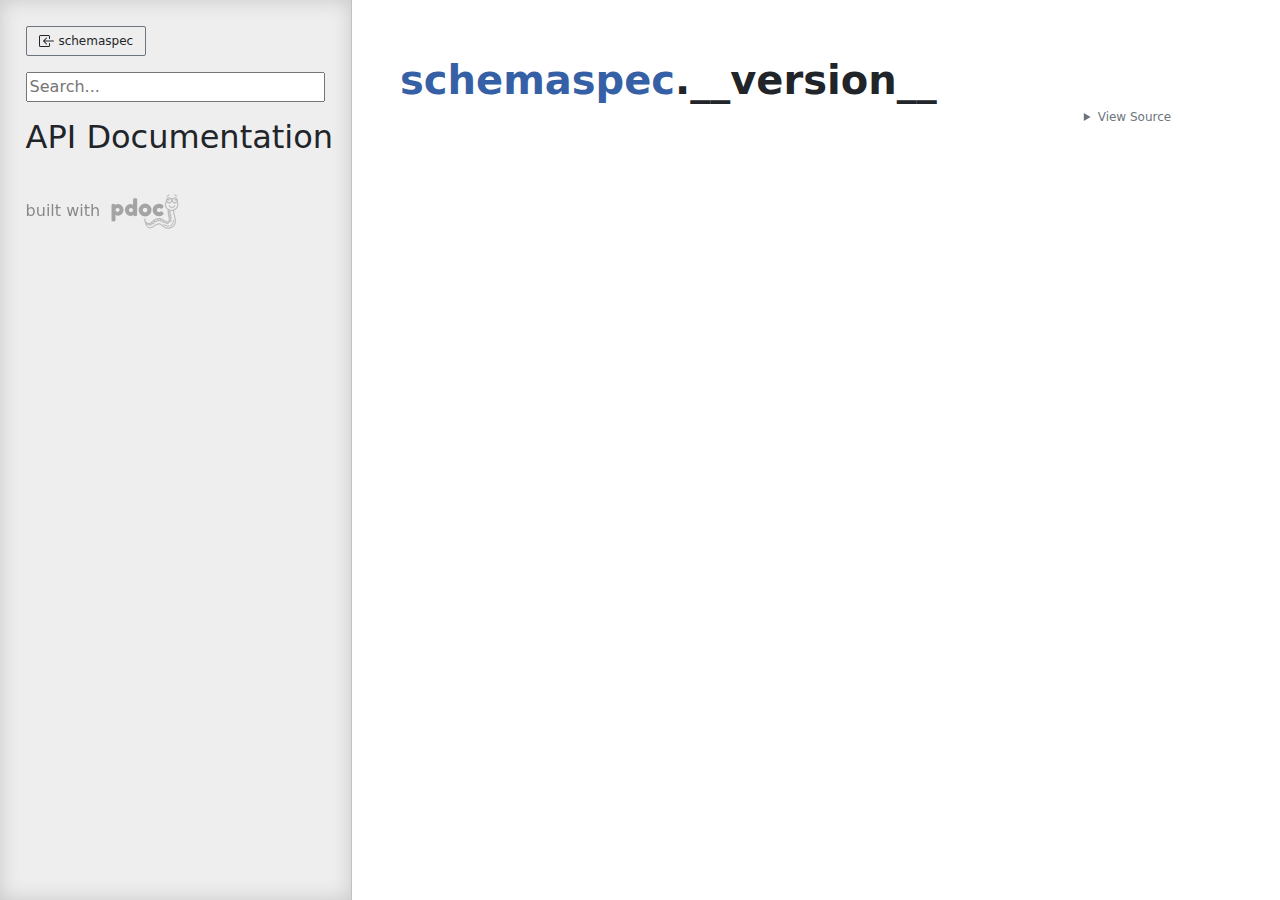
<file: docs/api/0.0.2/schemaspec/__version__.html>
<!doctype html>
<html lang="en">
<head>
    <meta charset="utf-8">
    <meta name="viewport" content="width=device-width, initial-scale=1">
    <meta name="generator" content="pdoc 14.5.0"/>
    <title>schemaspec.__version__ API documentation</title>

    <style>/*! * Bootstrap Reboot v5.0.0 (https://getbootstrap.com/) * Copyright 2011-2021 The Bootstrap Authors * Copyright 2011-2021 Twitter, Inc. * Licensed under MIT (https://github.com/twbs/bootstrap/blob/main/LICENSE) * Forked from Normalize.css, licensed MIT (https://github.com/necolas/normalize.css/blob/master/LICENSE.md) */*,::after,::before{box-sizing:border-box}@media (prefers-reduced-motion:no-preference){:root{scroll-behavior:smooth}}body{margin:0;font-family:system-ui,-apple-system,"Segoe UI",Roboto,"Helvetica Neue",Arial,"Noto Sans","Liberation Sans",sans-serif,"Apple Color Emoji","Segoe UI Emoji","Segoe UI Symbol","Noto Color Emoji";font-size:1rem;font-weight:400;line-height:1.5;color:#212529;background-color:#fff;-webkit-text-size-adjust:100%;-webkit-tap-highlight-color:transparent}hr{margin:1rem 0;color:inherit;background-color:currentColor;border:0;opacity:.25}hr:not([size]){height:1px}h1,h2,h3,h4,h5,h6{margin-top:0;margin-bottom:.5rem;font-weight:500;line-height:1.2}h1{font-size:calc(1.375rem + 1.5vw)}@media (min-width:1200px){h1{font-size:2.5rem}}h2{font-size:calc(1.325rem + .9vw)}@media (min-width:1200px){h2{font-size:2rem}}h3{font-size:calc(1.3rem + .6vw)}@media (min-width:1200px){h3{font-size:1.75rem}}h4{font-size:calc(1.275rem + .3vw)}@media (min-width:1200px){h4{font-size:1.5rem}}h5{font-size:1.25rem}h6{font-size:1rem}p{margin-top:0;margin-bottom:1rem}abbr[data-bs-original-title],abbr[title]{-webkit-text-decoration:underline dotted;text-decoration:underline dotted;cursor:help;-webkit-text-decoration-skip-ink:none;text-decoration-skip-ink:none}address{margin-bottom:1rem;font-style:normal;line-height:inherit}ol,ul{padding-left:2rem}dl,ol,ul{margin-top:0;margin-bottom:1rem}ol ol,ol ul,ul ol,ul ul{margin-bottom:0}dt{font-weight:700}dd{margin-bottom:.5rem;margin-left:0}blockquote{margin:0 0 1rem}b,strong{font-weight:bolder}small{font-size:.875em}mark{padding:.2em;background-color:#fcf8e3}sub,sup{position:relative;font-size:.75em;line-height:0;vertical-align:baseline}sub{bottom:-.25em}sup{top:-.5em}a{color:#0d6efd;text-decoration:underline}a:hover{color:#0a58ca}a:not([href]):not([class]),a:not([href]):not([class]):hover{color:inherit;text-decoration:none}code,kbd,pre,samp{font-family:SFMono-Regular,Menlo,Monaco,Consolas,"Liberation Mono","Courier New",monospace;font-size:1em;direction:ltr;unicode-bidi:bidi-override}pre{display:block;margin-top:0;margin-bottom:1rem;overflow:auto;font-size:.875em}pre code{font-size:inherit;color:inherit;word-break:normal}code{font-size:.875em;color:#d63384;word-wrap:break-word}a>code{color:inherit}kbd{padding:.2rem .4rem;font-size:.875em;color:#fff;background-color:#212529;border-radius:.2rem}kbd kbd{padding:0;font-size:1em;font-weight:700}figure{margin:0 0 1rem}img,svg{vertical-align:middle}table{caption-side:bottom;border-collapse:collapse}caption{padding-top:.5rem;padding-bottom:.5rem;color:#6c757d;text-align:left}th{text-align:inherit;text-align:-webkit-match-parent}tbody,td,tfoot,th,thead,tr{border-color:inherit;border-style:solid;border-width:0}label{display:inline-block}button{border-radius:0}button:focus:not(:focus-visible){outline:0}button,input,optgroup,select,textarea{margin:0;font-family:inherit;font-size:inherit;line-height:inherit}button,select{text-transform:none}[role=button]{cursor:pointer}select{word-wrap:normal}select:disabled{opacity:1}[list]::-webkit-calendar-picker-indicator{display:none}[type=button],[type=reset],[type=submit],button{-webkit-appearance:button}[type=button]:not(:disabled),[type=reset]:not(:disabled),[type=submit]:not(:disabled),button:not(:disabled){cursor:pointer}::-moz-focus-inner{padding:0;border-style:none}textarea{resize:vertical}fieldset{min-width:0;padding:0;margin:0;border:0}legend{float:left;width:100%;padding:0;margin-bottom:.5rem;font-size:calc(1.275rem + .3vw);line-height:inherit}@media (min-width:1200px){legend{font-size:1.5rem}}legend+*{clear:left}::-webkit-datetime-edit-day-field,::-webkit-datetime-edit-fields-wrapper,::-webkit-datetime-edit-hour-field,::-webkit-datetime-edit-minute,::-webkit-datetime-edit-month-field,::-webkit-datetime-edit-text,::-webkit-datetime-edit-year-field{padding:0}::-webkit-inner-spin-button{height:auto}[type=search]{outline-offset:-2px;-webkit-appearance:textfield}::-webkit-search-decoration{-webkit-appearance:none}::-webkit-color-swatch-wrapper{padding:0}::file-selector-button{font:inherit}::-webkit-file-upload-button{font:inherit;-webkit-appearance:button}output{display:inline-block}iframe{border:0}summary{display:list-item;cursor:pointer}progress{vertical-align:baseline}[hidden]{display:none!important}</style>
    <style>/*! syntax-highlighting.css */pre{line-height:125%;}span.linenos{color:inherit; background-color:transparent; padding-left:5px; padding-right:20px;}.pdoc-code .hll{background-color:#ffffcc}.pdoc-code{background:#f8f8f8;}.pdoc-code .c{color:#3D7B7B; font-style:italic}.pdoc-code .err{border:1px solid #FF0000}.pdoc-code .k{color:#008000; font-weight:bold}.pdoc-code .o{color:#666666}.pdoc-code .ch{color:#3D7B7B; font-style:italic}.pdoc-code .cm{color:#3D7B7B; font-style:italic}.pdoc-code .cp{color:#9C6500}.pdoc-code .cpf{color:#3D7B7B; font-style:italic}.pdoc-code .c1{color:#3D7B7B; font-style:italic}.pdoc-code .cs{color:#3D7B7B; font-style:italic}.pdoc-code .gd{color:#A00000}.pdoc-code .ge{font-style:italic}.pdoc-code .gr{color:#E40000}.pdoc-code .gh{color:#000080; font-weight:bold}.pdoc-code .gi{color:#008400}.pdoc-code .go{color:#717171}.pdoc-code .gp{color:#000080; font-weight:bold}.pdoc-code .gs{font-weight:bold}.pdoc-code .gu{color:#800080; font-weight:bold}.pdoc-code .gt{color:#0044DD}.pdoc-code .kc{color:#008000; font-weight:bold}.pdoc-code .kd{color:#008000; font-weight:bold}.pdoc-code .kn{color:#008000; font-weight:bold}.pdoc-code .kp{color:#008000}.pdoc-code .kr{color:#008000; font-weight:bold}.pdoc-code .kt{color:#B00040}.pdoc-code .m{color:#666666}.pdoc-code .s{color:#BA2121}.pdoc-code .na{color:#687822}.pdoc-code .nb{color:#008000}.pdoc-code .nc{color:#0000FF; font-weight:bold}.pdoc-code .no{color:#880000}.pdoc-code .nd{color:#AA22FF}.pdoc-code .ni{color:#717171; font-weight:bold}.pdoc-code .ne{color:#CB3F38; font-weight:bold}.pdoc-code .nf{color:#0000FF}.pdoc-code .nl{color:#767600}.pdoc-code .nn{color:#0000FF; font-weight:bold}.pdoc-code .nt{color:#008000; font-weight:bold}.pdoc-code .nv{color:#19177C}.pdoc-code .ow{color:#AA22FF; font-weight:bold}.pdoc-code .w{color:#bbbbbb}.pdoc-code .mb{color:#666666}.pdoc-code .mf{color:#666666}.pdoc-code .mh{color:#666666}.pdoc-code .mi{color:#666666}.pdoc-code .mo{color:#666666}.pdoc-code .sa{color:#BA2121}.pdoc-code .sb{color:#BA2121}.pdoc-code .sc{color:#BA2121}.pdoc-code .dl{color:#BA2121}.pdoc-code .sd{color:#BA2121; font-style:italic}.pdoc-code .s2{color:#BA2121}.pdoc-code .se{color:#AA5D1F; font-weight:bold}.pdoc-code .sh{color:#BA2121}.pdoc-code .si{color:#A45A77; font-weight:bold}.pdoc-code .sx{color:#008000}.pdoc-code .sr{color:#A45A77}.pdoc-code .s1{color:#BA2121}.pdoc-code .ss{color:#19177C}.pdoc-code .bp{color:#008000}.pdoc-code .fm{color:#0000FF}.pdoc-code .vc{color:#19177C}.pdoc-code .vg{color:#19177C}.pdoc-code .vi{color:#19177C}.pdoc-code .vm{color:#19177C}.pdoc-code .il{color:#666666}</style>
    <style>/*! theme.css */:root{--pdoc-background:#fff;}.pdoc{--text:#212529;--muted:#6c757d;--link:#3660a5;--link-hover:#1659c5;--code:#f8f8f8;--active:#fff598;--accent:#eee;--accent2:#c1c1c1;--nav-hover:rgba(255, 255, 255, 0.5);--name:#0066BB;--def:#008800;--annotation:#007020;}</style>
    <style>/*! layout.css */html, body{width:100%;height:100%;}html, main{scroll-behavior:smooth;}body{background-color:var(--pdoc-background);}@media (max-width:769px){#navtoggle{cursor:pointer;position:absolute;width:50px;height:40px;top:1rem;right:1rem;border-color:var(--text);color:var(--text);display:flex;opacity:0.8;z-index:999;}#navtoggle:hover{opacity:1;}#togglestate + div{display:none;}#togglestate:checked + div{display:inherit;}main, header{padding:2rem 3vw;}header + main{margin-top:-3rem;}.git-button{display:none !important;}nav input[type="search"]{max-width:77%;}nav input[type="search"]:first-child{margin-top:-6px;}nav input[type="search"]:valid ~ *{display:none !important;}}@media (min-width:770px){:root{--sidebar-width:clamp(12.5rem, 28vw, 22rem);}nav{position:fixed;overflow:auto;height:100vh;width:var(--sidebar-width);}main, header{padding:3rem 2rem 3rem calc(var(--sidebar-width) + 3rem);width:calc(54rem + var(--sidebar-width));max-width:100%;}header + main{margin-top:-4rem;}#navtoggle{display:none;}}#togglestate{position:absolute;height:0;opacity:0;}nav.pdoc{--pad:clamp(0.5rem, 2vw, 1.75rem);--indent:1.5rem;background-color:var(--accent);border-right:1px solid var(--accent2);box-shadow:0 0 20px rgba(50, 50, 50, .2) inset;padding:0 0 0 var(--pad);overflow-wrap:anywhere;scrollbar-width:thin; scrollbar-color:var(--accent2) transparent; z-index:1}nav.pdoc::-webkit-scrollbar{width:.4rem; }nav.pdoc::-webkit-scrollbar-thumb{background-color:var(--accent2); }nav.pdoc > div{padding:var(--pad) 0;}nav.pdoc .module-list-button{display:inline-flex;align-items:center;color:var(--text);border-color:var(--muted);margin-bottom:1rem;}nav.pdoc .module-list-button:hover{border-color:var(--text);}nav.pdoc input[type=search]{display:block;outline-offset:0;width:calc(100% - var(--pad));}nav.pdoc .logo{max-width:calc(100% - var(--pad));max-height:35vh;display:block;margin:0 auto 1rem;transform:translate(calc(-.5 * var(--pad)), 0);}nav.pdoc ul{list-style:none;padding-left:0;}nav.pdoc > div > ul{margin-left:calc(0px - var(--pad));}nav.pdoc li a{padding:.2rem 0 .2rem calc(var(--pad) + var(--indent));}nav.pdoc > div > ul > li > a{padding-left:var(--pad);}nav.pdoc li{transition:all 100ms;}nav.pdoc li:hover{background-color:var(--nav-hover);}nav.pdoc a, nav.pdoc a:hover{color:var(--text);}nav.pdoc a{display:block;}nav.pdoc > h2:first-of-type{margin-top:1.5rem;}nav.pdoc .class:before{content:"class ";color:var(--muted);}nav.pdoc .function:after{content:"()";color:var(--muted);}nav.pdoc footer:before{content:"";display:block;width:calc(100% - var(--pad));border-top:solid var(--accent2) 1px;margin-top:1.5rem;padding-top:.5rem;}nav.pdoc footer{font-size:small;}</style>
    <style>/*! content.css */.pdoc{color:var(--text);box-sizing:border-box;line-height:1.5;background:none;}.pdoc .pdoc-button{cursor:pointer;display:inline-block;border:solid black 1px;border-radius:2px;font-size:.75rem;padding:calc(0.5em - 1px) 1em;transition:100ms all;}.pdoc .pdoc-alert{padding:1rem 1rem 1rem calc(1.5rem + 24px);border:1px solid transparent;border-radius:.25rem;background-repeat:no-repeat;background-position:1rem center;margin-bottom:1rem;}.pdoc .pdoc-alert > *:last-child{margin-bottom:0;}.pdoc .pdoc-alert-note {color:#084298;background-color:#cfe2ff;border-color:#b6d4fe;background-image:url("data:image/svg+xml,%3Csvg%20xmlns%3D%22http%3A//www.w3.org/2000/svg%22%20width%3D%2224%22%20height%3D%2224%22%20fill%3D%22%23084298%22%20viewBox%3D%220%200%2016%2016%22%3E%3Cpath%20d%3D%22M8%2016A8%208%200%201%200%208%200a8%208%200%200%200%200%2016zm.93-9.412-1%204.705c-.07.34.029.533.304.533.194%200%20.487-.07.686-.246l-.088.416c-.287.346-.92.598-1.465.598-.703%200-1.002-.422-.808-1.319l.738-3.468c.064-.293.006-.399-.287-.47l-.451-.081.082-.381%202.29-.287zM8%205.5a1%201%200%201%201%200-2%201%201%200%200%201%200%202z%22/%3E%3C/svg%3E");}.pdoc .pdoc-alert-warning{color:#664d03;background-color:#fff3cd;border-color:#ffecb5;background-image:url("data:image/svg+xml,%3Csvg%20xmlns%3D%22http%3A//www.w3.org/2000/svg%22%20width%3D%2224%22%20height%3D%2224%22%20fill%3D%22%23664d03%22%20viewBox%3D%220%200%2016%2016%22%3E%3Cpath%20d%3D%22M8.982%201.566a1.13%201.13%200%200%200-1.96%200L.165%2013.233c-.457.778.091%201.767.98%201.767h13.713c.889%200%201.438-.99.98-1.767L8.982%201.566zM8%205c.535%200%20.954.462.9.995l-.35%203.507a.552.552%200%200%201-1.1%200L7.1%205.995A.905.905%200%200%201%208%205zm.002%206a1%201%200%201%201%200%202%201%201%200%200%201%200-2z%22/%3E%3C/svg%3E");}.pdoc .pdoc-alert-danger{color:#842029;background-color:#f8d7da;border-color:#f5c2c7;background-image:url("data:image/svg+xml,%3Csvg%20xmlns%3D%22http%3A//www.w3.org/2000/svg%22%20width%3D%2224%22%20height%3D%2224%22%20fill%3D%22%23842029%22%20viewBox%3D%220%200%2016%2016%22%3E%3Cpath%20d%3D%22M5.52.359A.5.5%200%200%201%206%200h4a.5.5%200%200%201%20.474.658L8.694%206H12.5a.5.5%200%200%201%20.395.807l-7%209a.5.5%200%200%201-.873-.454L6.823%209.5H3.5a.5.5%200%200%201-.48-.641l2.5-8.5z%22/%3E%3C/svg%3E");}.pdoc .visually-hidden{position:absolute !important;width:1px !important;height:1px !important;padding:0 !important;margin:-1px !important;overflow:hidden !important;clip:rect(0, 0, 0, 0) !important;white-space:nowrap !important;border:0 !important;}.pdoc h1, .pdoc h2, .pdoc h3{font-weight:300;margin:.3em 0;padding:.2em 0;}.pdoc > section:not(.module-info) h1{font-size:1.5rem;font-weight:500;}.pdoc > section:not(.module-info) h2{font-size:1.4rem;font-weight:500;}.pdoc > section:not(.module-info) h3{font-size:1.3rem;font-weight:500;}.pdoc > section:not(.module-info) h4{font-size:1.2rem;}.pdoc > section:not(.module-info) h5{font-size:1.1rem;}.pdoc a{text-decoration:none;color:var(--link);}.pdoc a:hover{color:var(--link-hover);}.pdoc blockquote{margin-left:2rem;}.pdoc pre{border-top:1px solid var(--accent2);border-bottom:1px solid var(--accent2);margin-top:0;margin-bottom:1em;padding:.5rem 0 .5rem .5rem;overflow-x:auto;background-color:var(--code);}.pdoc code{color:var(--text);padding:.2em .4em;margin:0;font-size:85%;background-color:var(--accent);border-radius:6px;}.pdoc a > code{color:inherit;}.pdoc pre > code{display:inline-block;font-size:inherit;background:none;border:none;padding:0;}.pdoc > section:not(.module-info){margin-bottom:1.5rem;}.pdoc .modulename{margin-top:0;font-weight:bold;}.pdoc .modulename a{color:var(--link);transition:100ms all;}.pdoc .git-button{float:right;border:solid var(--link) 1px;}.pdoc .git-button:hover{background-color:var(--link);color:var(--pdoc-background);}.view-source-toggle-state,.view-source-toggle-state ~ .pdoc-code{display:none;}.view-source-toggle-state:checked ~ .pdoc-code{display:block;}.view-source-button{display:inline-block;float:right;font-size:.75rem;line-height:1.5rem;color:var(--muted);padding:0 .4rem 0 1.3rem;cursor:pointer;text-indent:-2px;}.view-source-button > span{visibility:hidden;}.module-info .view-source-button{float:none;display:flex;justify-content:flex-end;margin:-1.2rem .4rem -.2rem 0;}.view-source-button::before{position:absolute;content:"View Source";display:list-item;list-style-type:disclosure-closed;}.view-source-toggle-state:checked ~ .attr .view-source-button::before,.view-source-toggle-state:checked ~ .view-source-button::before{list-style-type:disclosure-open;}.pdoc .docstring{margin-bottom:1.5rem;}.pdoc section:not(.module-info) .docstring{margin-left:clamp(0rem, 5vw - 2rem, 1rem);}.pdoc .docstring .pdoc-code{margin-left:1em;margin-right:1em;}.pdoc h1:target,.pdoc h2:target,.pdoc h3:target,.pdoc h4:target,.pdoc h5:target,.pdoc h6:target,.pdoc .pdoc-code > pre > span:target{background-color:var(--active);box-shadow:-1rem 0 0 0 var(--active);}.pdoc .pdoc-code > pre > span:target{display:block;}.pdoc div:target > .attr,.pdoc section:target > .attr,.pdoc dd:target > a{background-color:var(--active);}.pdoc *{scroll-margin:2rem;}.pdoc .pdoc-code .linenos{user-select:none;}.pdoc .attr:hover{filter:contrast(0.95);}.pdoc section, .pdoc .classattr{position:relative;}.pdoc .headerlink{--width:clamp(1rem, 3vw, 2rem);position:absolute;top:0;left:calc(0rem - var(--width));transition:all 100ms ease-in-out;opacity:0;}.pdoc .headerlink::before{content:"#";display:block;text-align:center;width:var(--width);height:2.3rem;line-height:2.3rem;font-size:1.5rem;}.pdoc .attr:hover ~ .headerlink,.pdoc *:target > .headerlink,.pdoc .headerlink:hover{opacity:1;}.pdoc .attr{display:block;margin:.5rem 0 .5rem;padding:.4rem .4rem .4rem 1rem;background-color:var(--accent);overflow-x:auto;}.pdoc .classattr{margin-left:2rem;}.pdoc .name{color:var(--name);font-weight:bold;}.pdoc .def{color:var(--def);font-weight:bold;}.pdoc .signature{background-color:transparent;}.pdoc .param, .pdoc .return-annotation{white-space:pre;}.pdoc .signature.multiline .param{display:block;}.pdoc .signature.condensed .param{display:inline-block;}.pdoc .annotation{color:var(--annotation);}.pdoc .view-value-toggle-state,.pdoc .view-value-toggle-state ~ .default_value{display:none;}.pdoc .view-value-toggle-state:checked ~ .default_value{display:inherit;}.pdoc .view-value-button{font-size:.5rem;vertical-align:middle;border-style:dashed;margin-top:-0.1rem;}.pdoc .view-value-button:hover{background:white;}.pdoc .view-value-button::before{content:"show";text-align:center;width:2.2em;display:inline-block;}.pdoc .view-value-toggle-state:checked ~ .view-value-button::before{content:"hide";}.pdoc .inherited{margin-left:2rem;}.pdoc .inherited dt{font-weight:700;}.pdoc .inherited dt, .pdoc .inherited dd{display:inline;margin-left:0;margin-bottom:.5rem;}.pdoc .inherited dd:not(:last-child):after{content:", ";}.pdoc .inherited .class:before{content:"class ";}.pdoc .inherited .function a:after{content:"()";}.pdoc .search-result .docstring{overflow:auto;max-height:25vh;}.pdoc .search-result.focused > .attr{background-color:var(--active);}.pdoc .attribution{margin-top:2rem;display:block;opacity:0.5;transition:all 200ms;filter:grayscale(100%);}.pdoc .attribution:hover{opacity:1;filter:grayscale(0%);}.pdoc .attribution img{margin-left:5px;height:35px;vertical-align:middle;width:70px;transition:all 200ms;}.pdoc table{display:block;width:max-content;max-width:100%;overflow:auto;margin-bottom:1rem;}.pdoc table th{font-weight:600;}.pdoc table th, .pdoc table td{padding:6px 13px;border:1px solid var(--accent2);}</style>
    <style>/*! custom.css */.pdoc-code:has(+ .pdoc-code) > pre, .pdoc-code + .pdoc-code > pre{margin-top:0;margin-bottom:0;border-top:none;border-bottom:none;}.pdoc-code + .pdoc-code > pre{border-top:1px solid var(--accent2);background-color:color-mix(in srgb, var(--code) 75%, var(--accent));}</style></head>
<body>
    <nav class="pdoc">
        <label id="navtoggle" for="togglestate" class="pdoc-button"><svg xmlns='http://www.w3.org/2000/svg' viewBox='0 0 30 30'><path stroke-linecap='round' stroke="currentColor" stroke-miterlimit='10' stroke-width='2' d='M4 7h22M4 15h22M4 23h22'/></svg></label>
        <input id="togglestate" type="checkbox" aria-hidden="true" tabindex="-1">
        <div>            <a class="pdoc-button module-list-button" href="../schemaspec.html">
<svg xmlns="http://www.w3.org/2000/svg" width="16" height="16" fill="currentColor" class="bi bi-box-arrow-in-left" viewBox="0 0 16 16">
  <path fill-rule="evenodd" d="M10 3.5a.5.5 0 0 0-.5-.5h-8a.5.5 0 0 0-.5.5v9a.5.5 0 0 0 .5.5h8a.5.5 0 0 0 .5-.5v-2a.5.5 0 0 1 1 0v2A1.5 1.5 0 0 1 9.5 14h-8A1.5 1.5 0 0 1 0 12.5v-9A1.5 1.5 0 0 1 1.5 2h8A1.5 1.5 0 0 1 11 3.5v2a.5.5 0 0 1-1 0v-2z"/>
  <path fill-rule="evenodd" d="M4.146 8.354a.5.5 0 0 1 0-.708l3-3a.5.5 0 1 1 .708.708L5.707 7.5H14.5a.5.5 0 0 1 0 1H5.707l2.147 2.146a.5.5 0 0 1-.708.708l-3-3z"/>
</svg>                &nbsp;schemaspec</a>


            <input type="search" placeholder="Search..." role="searchbox" aria-label="search"
                   pattern=".+" required>



            <h2>API Documentation</h2>
                <ul class="memberlist">
    </ul>



        <a class="attribution" title="pdoc: Python API documentation generator" href="https://pdoc.dev" target="_blank">
            built with <span class="visually-hidden">pdoc</span><img
                alt="pdoc logo"
                src="data:image/svg+xml,%3Csvg%20xmlns%3D%22http%3A//www.w3.org/2000/svg%22%20role%3D%22img%22%20aria-label%3D%22pdoc%20logo%22%20width%3D%22300%22%20height%3D%22150%22%20viewBox%3D%22-1%200%2060%2030%22%3E%3Ctitle%3Epdoc%3C/title%3E%3Cpath%20d%3D%22M29.621%2021.293c-.011-.273-.214-.475-.511-.481a.5.5%200%200%200-.489.503l-.044%201.393c-.097.551-.695%201.215-1.566%201.704-.577.428-1.306.486-2.193.182-1.426-.617-2.467-1.654-3.304-2.487l-.173-.172a3.43%203.43%200%200%200-.365-.306.49.49%200%200%200-.286-.196c-1.718-1.06-4.931-1.47-7.353.191l-.219.15c-1.707%201.187-3.413%202.131-4.328%201.03-.02-.027-.49-.685-.141-1.763.233-.721.546-2.408.772-4.076.042-.09.067-.187.046-.288.166-1.347.277-2.625.241-3.351%201.378-1.008%202.271-2.586%202.271-4.362%200-.976-.272-1.935-.788-2.774-.057-.094-.122-.18-.184-.268.033-.167.052-.339.052-.516%200-1.477-1.202-2.679-2.679-2.679-.791%200-1.496.352-1.987.9a6.3%206.3%200%200%200-1.001.029c-.492-.564-1.207-.929-2.012-.929-1.477%200-2.679%201.202-2.679%202.679A2.65%202.65%200%200%200%20.97%206.554c-.383.747-.595%201.572-.595%202.41%200%202.311%201.507%204.29%203.635%205.107-.037.699-.147%202.27-.423%203.294l-.137.461c-.622%202.042-2.515%208.257%201.727%2010.643%201.614.908%203.06%201.248%204.317%201.248%202.665%200%204.492-1.524%205.322-2.401%201.476-1.559%202.886-1.854%206.491.82%201.877%201.393%203.514%201.753%204.861%201.068%202.223-1.713%202.811-3.867%203.399-6.374.077-.846.056-1.469.054-1.537zm-4.835%204.313c-.054.305-.156.586-.242.629-.034-.007-.131-.022-.307-.157-.145-.111-.314-.478-.456-.908.221.121.432.25.675.355.115.039.219.051.33.081zm-2.251-1.238c-.05.33-.158.648-.252.694-.022.001-.125-.018-.307-.157-.217-.166-.488-.906-.639-1.573.358.344.754.693%201.198%201.036zm-3.887-2.337c-.006-.116-.018-.231-.041-.342.635.145%201.189.368%201.599.625.097.231.166.481.174.642-.03.049-.055.101-.067.158-.046.013-.128.026-.298.004-.278-.037-.901-.57-1.367-1.087zm-1.127-.497c.116.306.176.625.12.71-.019.014-.117.045-.345.016-.206-.027-.604-.332-.986-.695.41-.051.816-.056%201.211-.031zm-4.535%201.535c.209.22.379.47.358.598-.006.041-.088.138-.351.234-.144.055-.539-.063-.979-.259a11.66%2011.66%200%200%200%20.972-.573zm.983-.664c.359-.237.738-.418%201.126-.554.25.237.479.548.457.694-.006.042-.087.138-.351.235-.174.064-.694-.105-1.232-.375zm-3.381%201.794c-.022.145-.061.29-.149.401-.133.166-.358.248-.69.251h-.002c-.133%200-.306-.26-.45-.621.417.091.854.07%201.291-.031zm-2.066-8.077a4.78%204.78%200%200%201-.775-.584c.172-.115.505-.254.88-.378l-.105.962zm-.331%202.302a10.32%2010.32%200%200%201-.828-.502c.202-.143.576-.328.984-.49l-.156.992zm-.45%202.157l-.701-.403c.214-.115.536-.249.891-.376a11.57%2011.57%200%200%201-.19.779zm-.181%201.716c.064.398.194.702.298.893-.194-.051-.435-.162-.736-.398.061-.119.224-.3.438-.495zM8.87%204.141c0%20.152-.123.276-.276.276s-.275-.124-.275-.276.123-.276.276-.276.275.124.275.276zm-.735-.389a1.15%201.15%200%200%200-.314.783%201.16%201.16%200%200%200%201.162%201.162c.457%200%20.842-.27%201.032-.653.026.117.042.238.042.362a1.68%201.68%200%200%201-1.679%201.679%201.68%201.68%200%200%201-1.679-1.679c0-.843.626-1.535%201.436-1.654zM5.059%205.406A1.68%201.68%200%200%201%203.38%207.085a1.68%201.68%200%200%201-1.679-1.679c0-.037.009-.072.011-.109.21.3.541.508.935.508a1.16%201.16%200%200%200%201.162-1.162%201.14%201.14%200%200%200-.474-.912c.015%200%20.03-.005.045-.005.926.001%201.679.754%201.679%201.68zM3.198%204.141c0%20.152-.123.276-.276.276s-.275-.124-.275-.276.123-.276.276-.276.275.124.275.276zM1.375%208.964c0-.52.103-1.035.288-1.52.466.394%201.06.64%201.717.64%201.144%200%202.116-.725%202.499-1.738.383%201.012%201.355%201.738%202.499%201.738.867%200%201.631-.421%202.121-1.062.307.605.478%201.267.478%201.942%200%202.486-2.153%204.51-4.801%204.51s-4.801-2.023-4.801-4.51zm24.342%2019.349c-.985.498-2.267.168-3.813-.979-3.073-2.281-5.453-3.199-7.813-.705-1.315%201.391-4.163%203.365-8.423.97-3.174-1.786-2.239-6.266-1.261-9.479l.146-.492c.276-1.02.395-2.457.444-3.268a6.11%206.11%200%200%200%201.18.115%206.01%206.01%200%200%200%202.536-.562l-.006.175c-.802.215-1.848.612-2.021%201.25-.079.295.021.601.274.837.219.203.415.364.598.501-.667.304-1.243.698-1.311%201.179-.02.144-.022.507.393.787.213.144.395.26.564.365-1.285.521-1.361.96-1.381%201.126-.018.142-.011.496.427.746l.854.489c-.473.389-.971.914-.999%201.429-.018.278.095.532.316.713.675.556%201.231.721%201.653.721.059%200%20.104-.014.158-.02.207.707.641%201.64%201.513%201.64h.013c.8-.008%201.236-.345%201.462-.626.173-.216.268-.457.325-.692.424.195.93.374%201.372.374.151%200%20.294-.021.423-.068.732-.27.944-.704.993-1.021.009-.061.003-.119.002-.179.266.086.538.147.789.147.15%200%20.294-.021.423-.069.542-.2.797-.489.914-.754.237.147.478.258.704.288.106.014.205.021.296.021.356%200%20.595-.101.767-.229.438.435%201.094.992%201.656%201.067.106.014.205.021.296.021a1.56%201.56%200%200%200%20.323-.035c.17.575.453%201.289.866%201.605.358.273.665.362.914.362a.99.99%200%200%200%20.421-.093%201.03%201.03%200%200%200%20.245-.164c.168.428.39.846.68%201.068.358.273.665.362.913.362a.99.99%200%200%200%20.421-.093c.317-.148.512-.448.639-.762.251.157.495.257.726.257.127%200%20.25-.024.37-.071.427-.17.706-.617.841-1.314.022-.015.047-.022.068-.038.067-.051.133-.104.196-.159-.443%201.486-1.107%202.761-2.086%203.257zM8.66%209.925a.5.5%200%201%200-1%200c0%20.653-.818%201.205-1.787%201.205s-1.787-.552-1.787-1.205a.5.5%200%201%200-1%200c0%201.216%201.25%202.205%202.787%202.205s2.787-.989%202.787-2.205zm4.4%2015.965l-.208.097c-2.661%201.258-4.708%201.436-6.086.527-1.542-1.017-1.88-3.19-1.844-4.198a.4.4%200%200%200-.385-.414c-.242-.029-.406.164-.414.385-.046%201.249.367%203.686%202.202%204.896.708.467%201.547.7%202.51.7%201.248%200%202.706-.392%204.362-1.174l.185-.086a.4.4%200%200%200%20.205-.527c-.089-.204-.326-.291-.527-.206zM9.547%202.292c.093.077.205.114.317.114a.5.5%200%200%200%20.318-.886L8.817.397a.5.5%200%200%200-.703.068.5.5%200%200%200%20.069.703l1.364%201.124zm-7.661-.065c.086%200%20.173-.022.253-.068l1.523-.893a.5.5%200%200%200-.506-.863l-1.523.892a.5.5%200%200%200-.179.685c.094.158.261.247.432.247z%22%20transform%3D%22matrix%28-1%200%200%201%2058%200%29%22%20fill%3D%22%233bb300%22/%3E%3Cpath%20d%3D%22M.3%2021.86V10.18q0-.46.02-.68.04-.22.18-.5.28-.54%201.34-.54%201.06%200%201.42.28.38.26.44.78.76-1.04%202.38-1.04%201.64%200%203.1%201.54%201.46%201.54%201.46%203.58%200%202.04-1.46%203.58-1.44%201.54-3.08%201.54-1.64%200-2.38-.92v4.04q0%20.46-.04.68-.02.22-.18.5-.14.3-.5.42-.36.12-.98.12-.62%200-1-.12-.36-.12-.52-.4-.14-.28-.18-.5-.02-.22-.02-.68zm3.96-9.42q-.46.54-.46%201.18%200%20.64.46%201.18.48.52%201.2.52.74%200%201.24-.52.52-.52.52-1.18%200-.66-.48-1.18-.48-.54-1.26-.54-.76%200-1.22.54zm14.741-8.36q.16-.3.54-.42.38-.12%201-.12.64%200%201.02.12.38.12.52.42.16.3.18.54.04.22.04.68v11.94q0%20.46-.04.7-.02.22-.18.5-.3.54-1.7.54-1.38%200-1.54-.98-.84.96-2.34.96-1.8%200-3.28-1.56-1.48-1.58-1.48-3.66%200-2.1%201.48-3.68%201.5-1.58%203.28-1.58%201.48%200%202.3%201v-4.2q0-.46.02-.68.04-.24.18-.52zm-3.24%2010.86q.52.54%201.26.54.74%200%201.22-.54.5-.54.5-1.18%200-.66-.48-1.22-.46-.56-1.26-.56-.8%200-1.28.56-.48.54-.48%201.2%200%20.66.52%201.2zm7.833-1.2q0-2.4%201.68-3.96%201.68-1.56%203.84-1.56%202.16%200%203.82%201.56%201.66%201.54%201.66%203.94%200%201.66-.86%202.96-.86%201.28-2.1%201.9-1.22.6-2.54.6-1.32%200-2.56-.64-1.24-.66-2.1-1.92-.84-1.28-.84-2.88zm4.18%201.44q.64.48%201.3.48.66%200%201.32-.5.66-.5.66-1.48%200-.98-.62-1.46-.62-.48-1.34-.48-.72%200-1.34.5-.62.5-.62%201.48%200%20.96.64%201.46zm11.412-1.44q0%20.84.56%201.32.56.46%201.18.46.64%200%201.18-.36.56-.38.9-.38.6%200%201.46%201.06.46.58.46%201.04%200%20.76-1.1%201.42-1.14.8-2.8.8-1.86%200-3.58-1.34-.82-.64-1.34-1.7-.52-1.08-.52-2.36%200-1.3.52-2.34.52-1.06%201.34-1.7%201.66-1.32%203.54-1.32.76%200%201.48.22.72.2%201.06.4l.32.2q.36.24.56.38.52.4.52.92%200%20.5-.42%201.14-.72%201.1-1.38%201.1-.38%200-1.08-.44-.36-.34-1.04-.34-.66%200-1.24.48-.58.48-.58%201.34z%22%20fill%3D%22green%22/%3E%3C/svg%3E"/>
        </a>
</div>
    </nav>
    <main class="pdoc">
            <section class="module-info">
                    <h1 class="modulename">
<a href="./../schemaspec.html">schemaspec</a><wbr>.__version__    </h1>

                
                        <input id="mod-__version__-view-source" class="view-source-toggle-state" type="checkbox" aria-hidden="true" tabindex="-1">

                        <label class="view-source-button" for="mod-__version__-view-source"><span>View Source</span></label>

                        <div class="pdoc-code codehilite"><pre><span></span><span id="L-1"><a href="#L-1"><span class="linenos">1</span></a><span class="n">__version__</span> <span class="o">=</span> <span class="s2">&quot;0.0.2&quot;</span>
</span></pre></div>


            </section>
    </main>
<script>
    function escapeHTML(html) {
        return document.createElement('div').appendChild(document.createTextNode(html)).parentNode.innerHTML;
    }

    const originalContent = document.querySelector("main.pdoc");
    let currentContent = originalContent;

    function setContent(innerHTML) {
        let elem;
        if (innerHTML) {
            elem = document.createElement("main");
            elem.classList.add("pdoc");
            elem.innerHTML = innerHTML;
        } else {
            elem = originalContent;
        }
        if (currentContent !== elem) {
            currentContent.replaceWith(elem);
            currentContent = elem;
        }
    }

    function getSearchTerm() {
        return (new URL(window.location)).searchParams.get("search");
    }

    const searchBox = document.querySelector(".pdoc input[type=search]");
    searchBox.addEventListener("input", function () {
        let url = new URL(window.location);
        if (searchBox.value.trim()) {
            url.hash = "";
            url.searchParams.set("search", searchBox.value);
        } else {
            url.searchParams.delete("search");
        }
        history.replaceState("", "", url.toString());
        onInput();
    });
    window.addEventListener("popstate", onInput);


    let search, searchErr;

    async function initialize() {
        try {
            search = await new Promise((resolve, reject) => {
                const script = document.createElement("script");
                script.type = "text/javascript";
                script.async = true;
                script.onload = () => resolve(window.pdocSearch);
                script.onerror = (e) => reject(e);
                script.src = "../search.js";
                document.getElementsByTagName("head")[0].appendChild(script);
            });
        } catch (e) {
            console.error("Cannot fetch pdoc search index");
            searchErr = "Cannot fetch search index.";
        }
        onInput();

        document.querySelector("nav.pdoc").addEventListener("click", e => {
            if (e.target.hash) {
                searchBox.value = "";
                searchBox.dispatchEvent(new Event("input"));
            }
        });
    }

    function onInput() {
        setContent((() => {
            const term = getSearchTerm();
            if (!term) {
                return null
            }
            if (searchErr) {
                return `<h3>Error: ${searchErr}</h3>`
            }
            if (!search) {
                return "<h3>Searching...</h3>"
            }

            window.scrollTo({top: 0, left: 0, behavior: 'auto'});

            const results = search(term);

            let html;
            if (results.length === 0) {
                html = `No search results for '${escapeHTML(term)}'.`
            } else {
                html = `<h4>${results.length} search result${results.length > 1 ? "s" : ""} for '${escapeHTML(term)}'.</h4>`;
            }
            for (let result of results.slice(0, 10)) {
                let doc = result.doc;
                let url = `../${doc.modulename.replaceAll(".", "/")}.html`;
                if (doc.qualname) {
                    url += `#${doc.qualname}`;
                }

                let heading;
                switch (result.doc.kind) {
                    case "function":
                        if (doc.fullname.endsWith(".__init__")) {
                            heading = `<span class="name">${doc.fullname.replace(/\.__init__$/, "")}</span>${doc.signature}`;
                        } else {
                            heading = `<span class="def">${doc.funcdef}</span> <span class="name">${doc.fullname}</span>${doc.signature}`;
                        }
                        break;
                    case "class":
                        heading = `<span class="def">class</span> <span class="name">${doc.fullname}</span>`;
                        if (doc.bases)
                            heading += `<wbr>(<span class="base">${doc.bases}</span>)`;
                        heading += `:`;
                        break;
                    case "variable":
                        heading = `<span class="name">${doc.fullname}</span>`;
                        if (doc.annotation)
                            heading += `<span class="annotation">${doc.annotation}</span>`;
                        if (doc.default_value)
                            heading += `<span class="default_value"> = ${doc.default_value}</span>`;
                        break;
                    default:
                        heading = `<span class="name">${doc.fullname}</span>`;
                        break;
                }
                html += `
                        <section class="search-result">
                        <a href="${url}" class="attr ${doc.kind}">${heading}</a>
                        <div class="docstring">${doc.doc}</div>
                        </section>
                    `;

            }
            return html;
        })());
    }

    if (getSearchTerm()) {
        initialize();
        searchBox.value = getSearchTerm();
        onInput();
    } else {
        searchBox.addEventListener("focus", initialize, {once: true});
    }

    searchBox.addEventListener("keydown", e => {
        if (["ArrowDown", "ArrowUp", "Enter"].includes(e.key)) {
            let focused = currentContent.querySelector(".search-result.focused");
            if (!focused) {
                currentContent.querySelector(".search-result").classList.add("focused");
            } else if (
                e.key === "ArrowDown"
                && focused.nextElementSibling
                && focused.nextElementSibling.classList.contains("search-result")
            ) {
                focused.classList.remove("focused");
                focused.nextElementSibling.classList.add("focused");
                focused.nextElementSibling.scrollIntoView({
                    behavior: "smooth",
                    block: "nearest",
                    inline: "nearest"
                });
            } else if (
                e.key === "ArrowUp"
                && focused.previousElementSibling
                && focused.previousElementSibling.classList.contains("search-result")
            ) {
                focused.classList.remove("focused");
                focused.previousElementSibling.classList.add("focused");
                focused.previousElementSibling.scrollIntoView({
                    behavior: "smooth",
                    block: "nearest",
                    inline: "nearest"
                });
            } else if (
                e.key === "Enter"
            ) {
                focused.querySelector("a").click();
            }
        }
    });
</script></body>
</html>
</file>
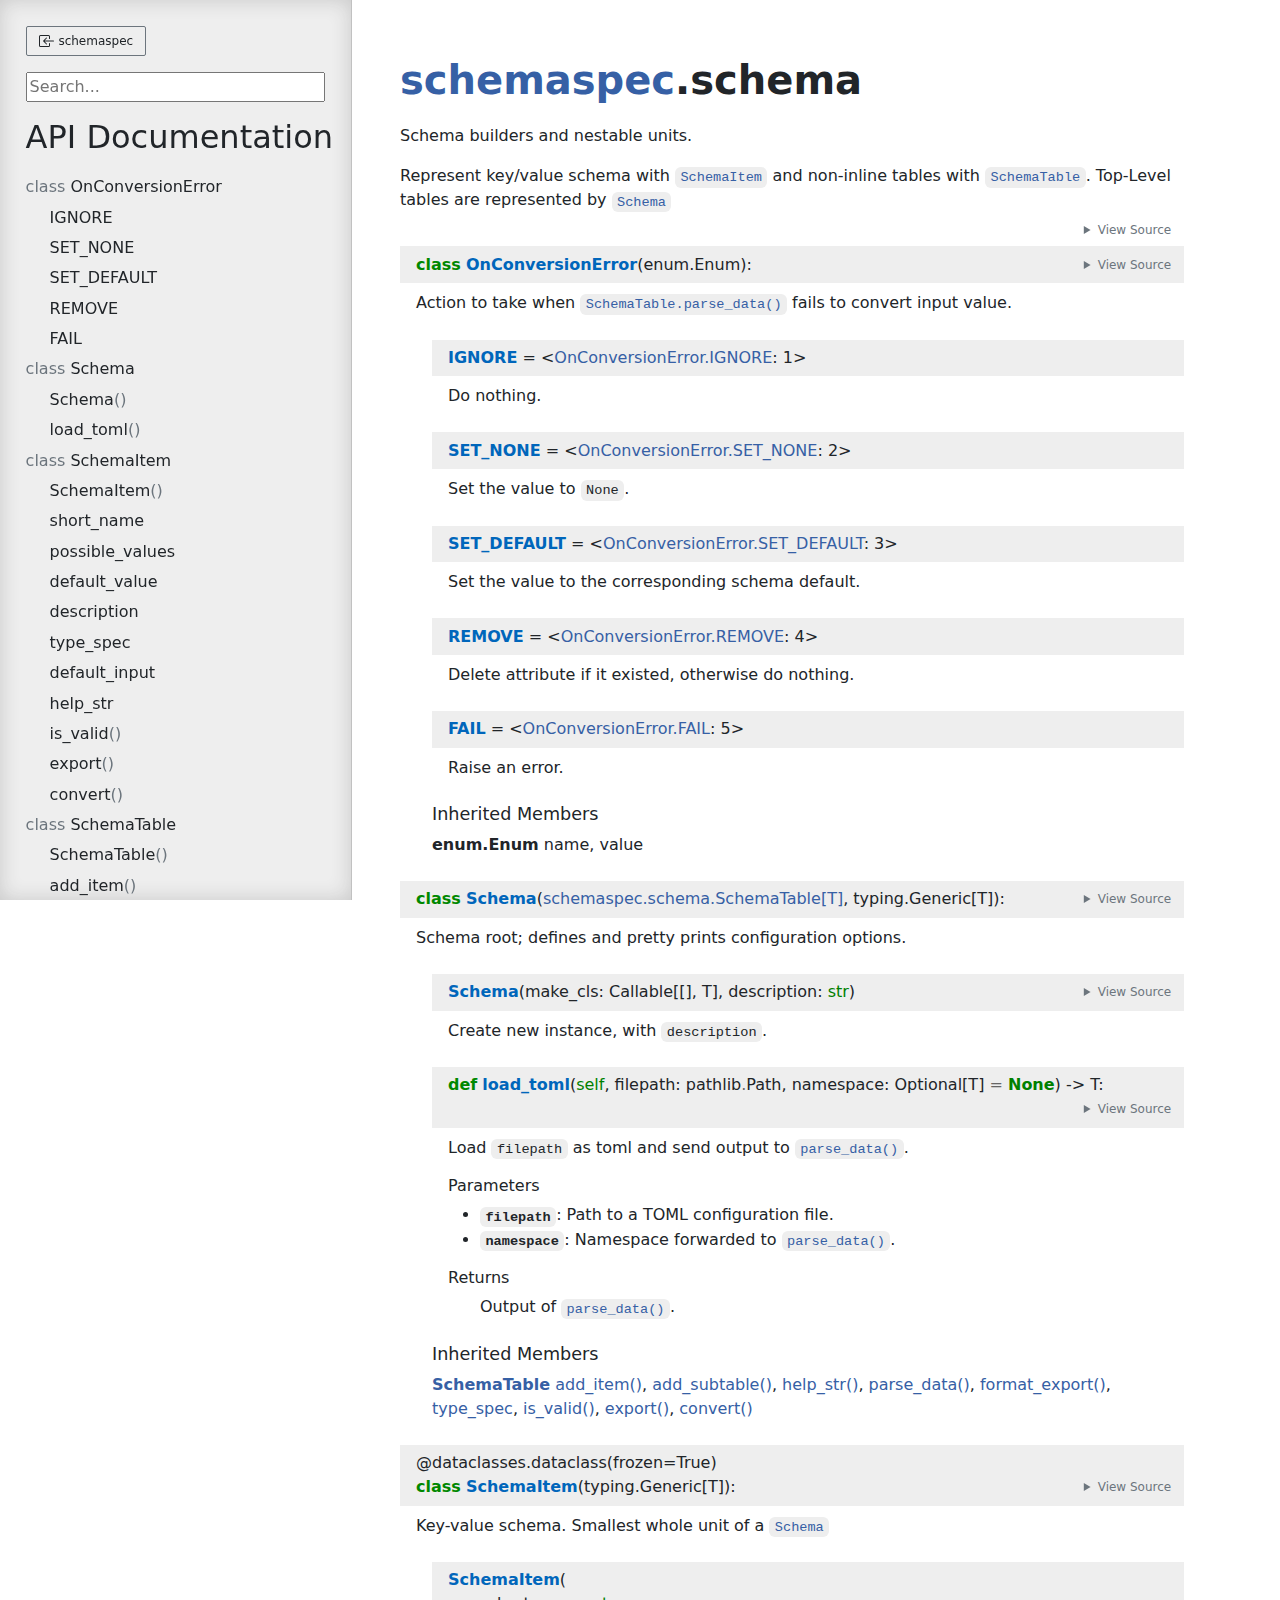
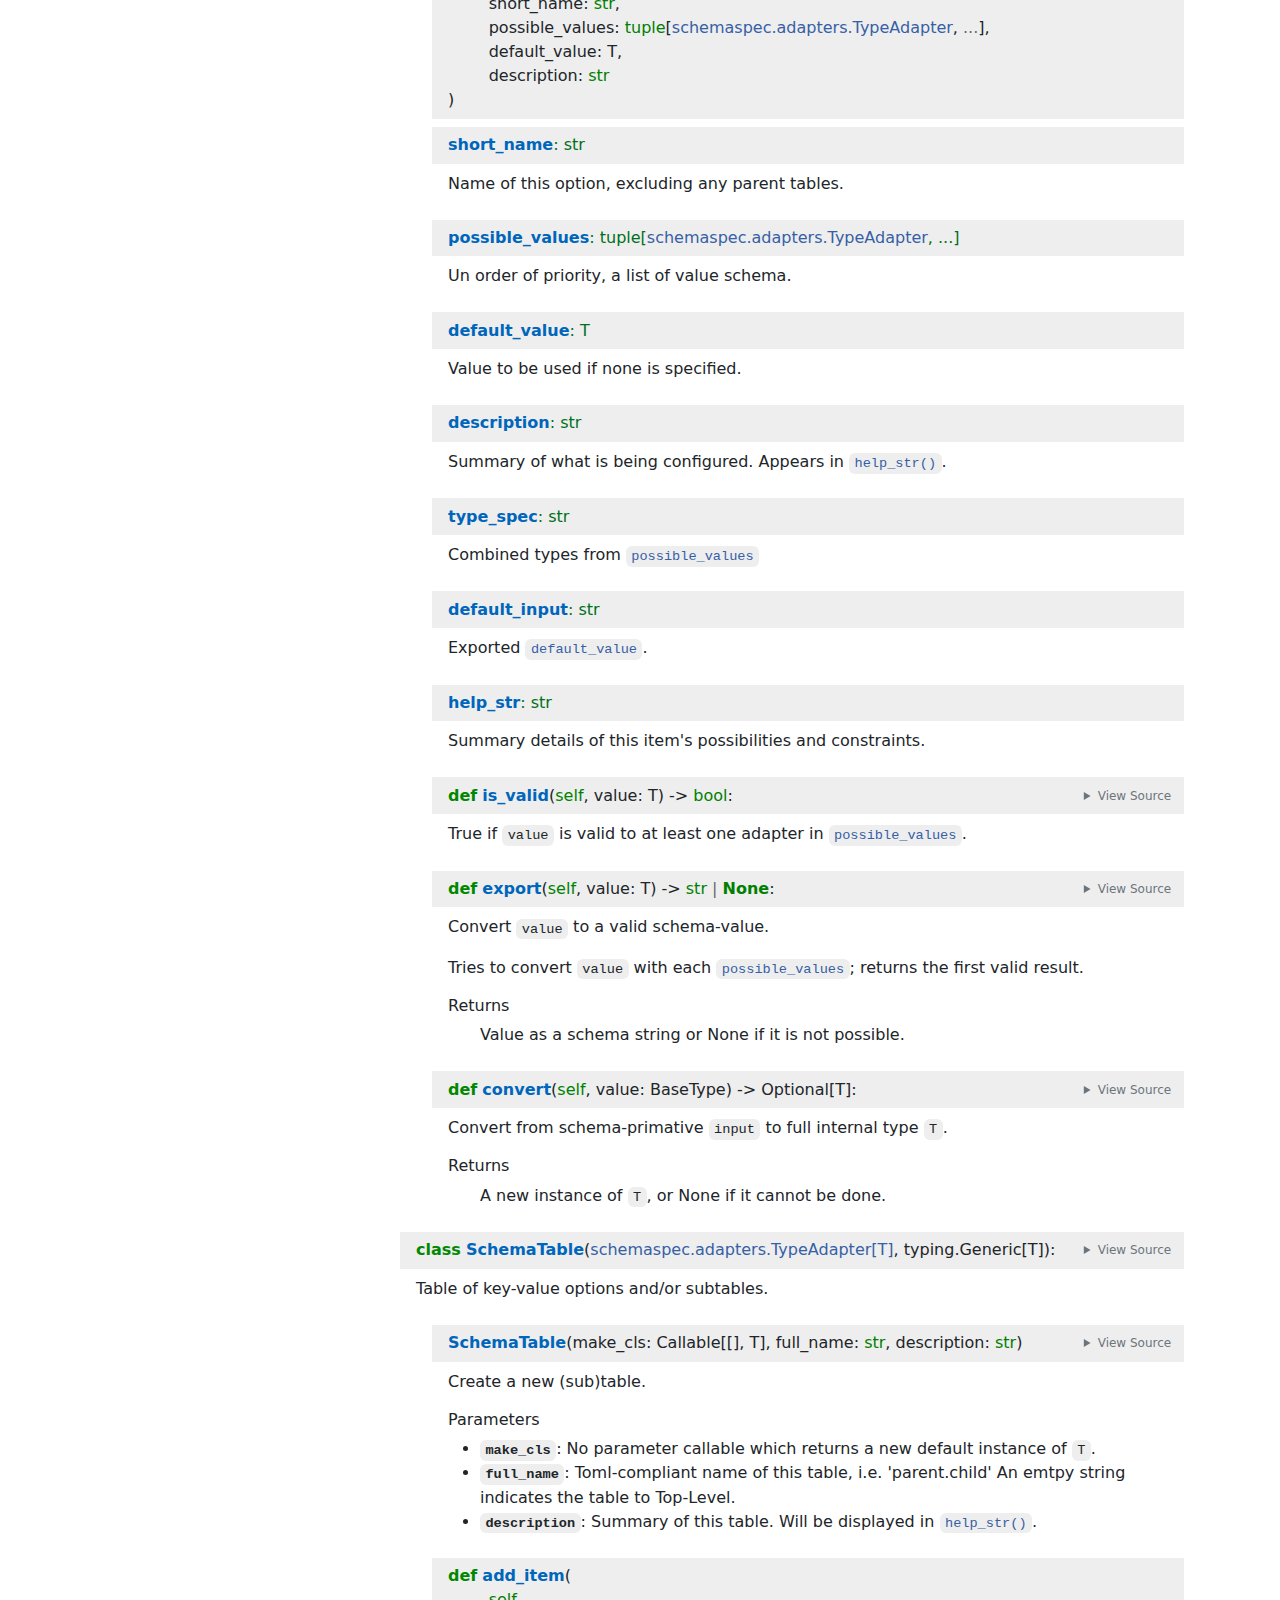
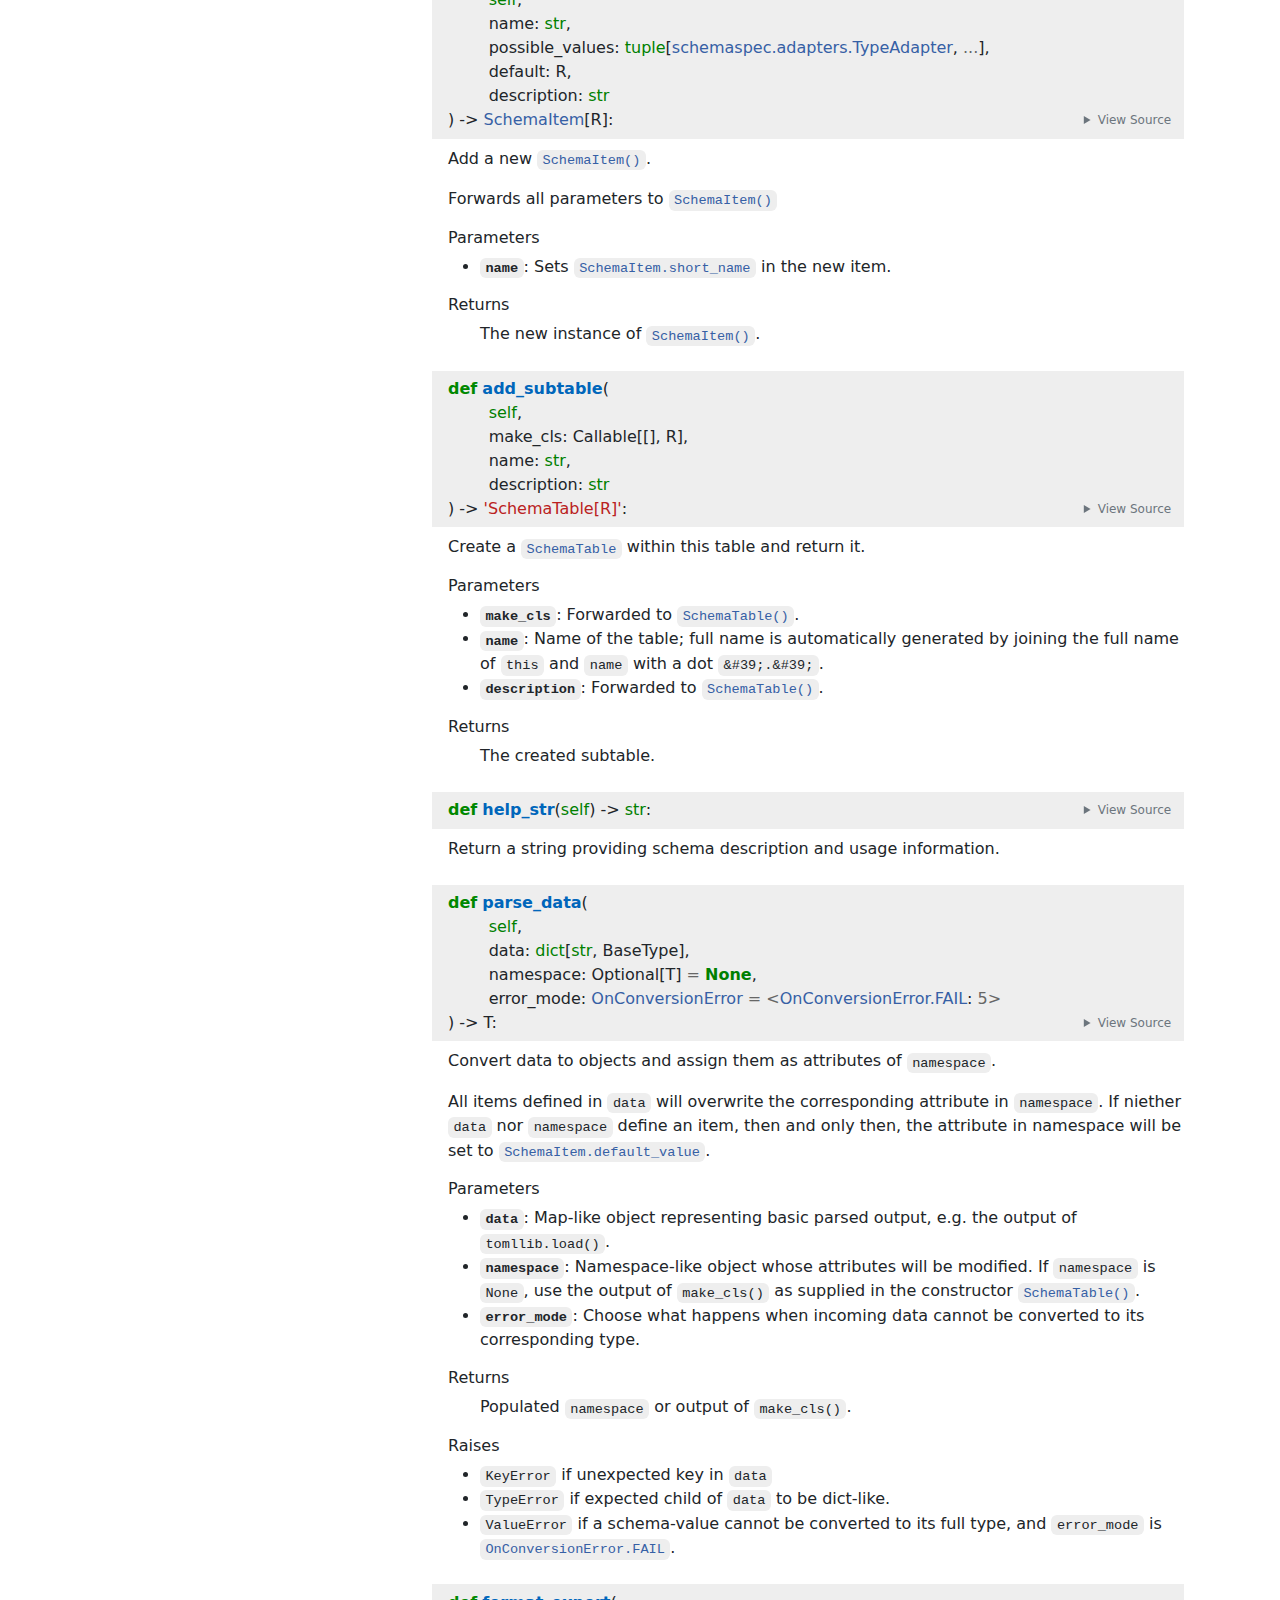
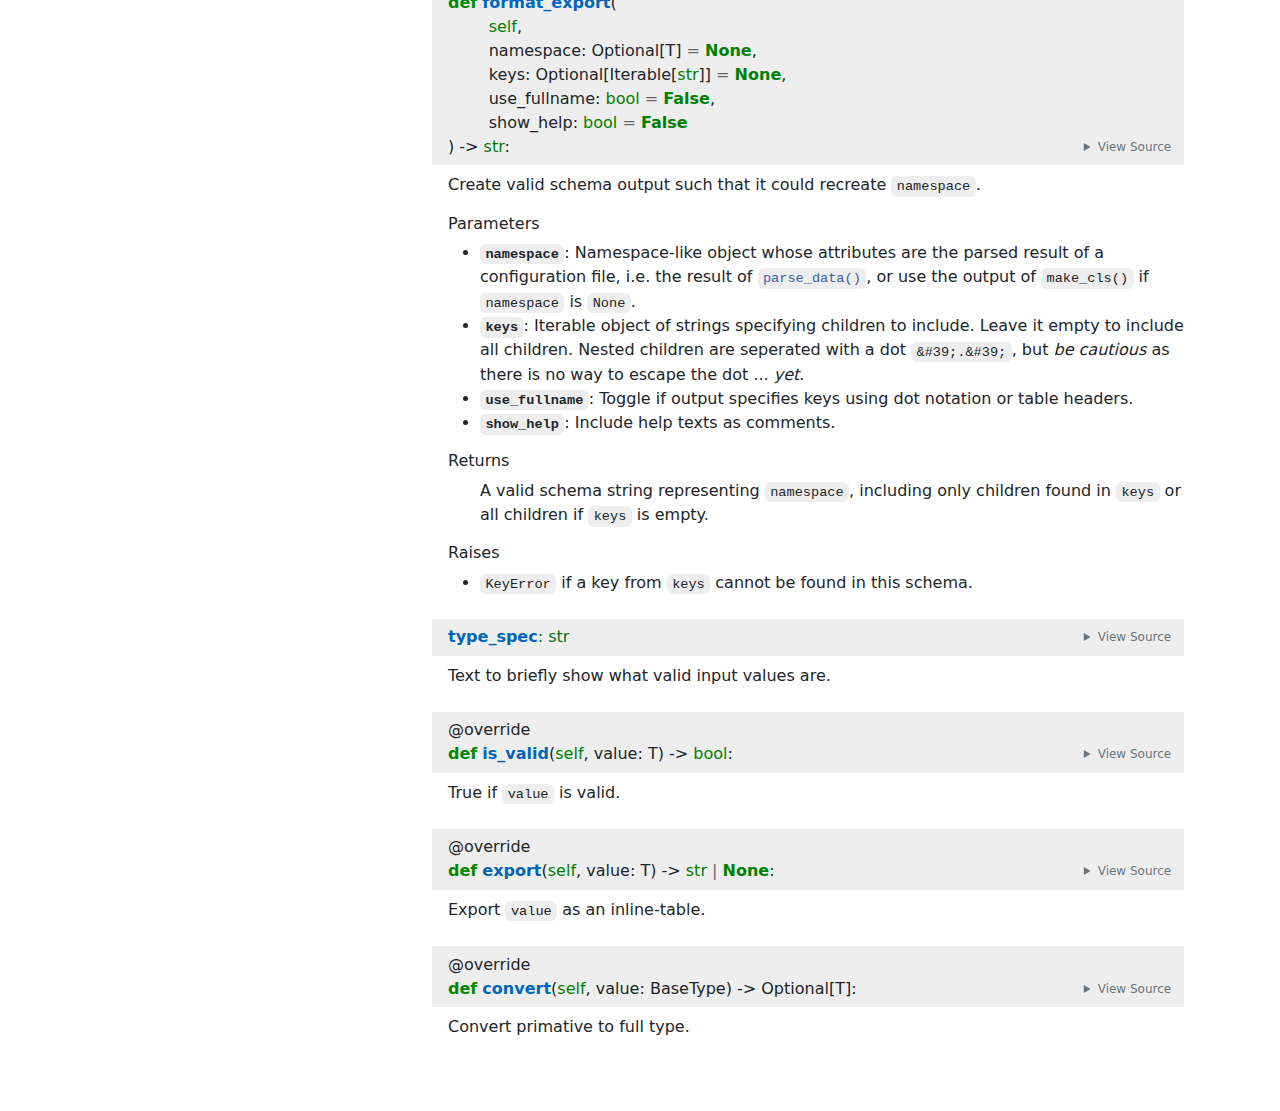
<file: docs/api/0.0.2/schemaspec/schema.html>
<!doctype html>
<html lang="en">
<head>
    <meta charset="utf-8">
    <meta name="viewport" content="width=device-width, initial-scale=1">
    <meta name="generator" content="pdoc 14.5.0"/>
    <title>schemaspec.schema API documentation</title>

    <style>/*! * Bootstrap Reboot v5.0.0 (https://getbootstrap.com/) * Copyright 2011-2021 The Bootstrap Authors * Copyright 2011-2021 Twitter, Inc. * Licensed under MIT (https://github.com/twbs/bootstrap/blob/main/LICENSE) * Forked from Normalize.css, licensed MIT (https://github.com/necolas/normalize.css/blob/master/LICENSE.md) */*,::after,::before{box-sizing:border-box}@media (prefers-reduced-motion:no-preference){:root{scroll-behavior:smooth}}body{margin:0;font-family:system-ui,-apple-system,"Segoe UI",Roboto,"Helvetica Neue",Arial,"Noto Sans","Liberation Sans",sans-serif,"Apple Color Emoji","Segoe UI Emoji","Segoe UI Symbol","Noto Color Emoji";font-size:1rem;font-weight:400;line-height:1.5;color:#212529;background-color:#fff;-webkit-text-size-adjust:100%;-webkit-tap-highlight-color:transparent}hr{margin:1rem 0;color:inherit;background-color:currentColor;border:0;opacity:.25}hr:not([size]){height:1px}h1,h2,h3,h4,h5,h6{margin-top:0;margin-bottom:.5rem;font-weight:500;line-height:1.2}h1{font-size:calc(1.375rem + 1.5vw)}@media (min-width:1200px){h1{font-size:2.5rem}}h2{font-size:calc(1.325rem + .9vw)}@media (min-width:1200px){h2{font-size:2rem}}h3{font-size:calc(1.3rem + .6vw)}@media (min-width:1200px){h3{font-size:1.75rem}}h4{font-size:calc(1.275rem + .3vw)}@media (min-width:1200px){h4{font-size:1.5rem}}h5{font-size:1.25rem}h6{font-size:1rem}p{margin-top:0;margin-bottom:1rem}abbr[data-bs-original-title],abbr[title]{-webkit-text-decoration:underline dotted;text-decoration:underline dotted;cursor:help;-webkit-text-decoration-skip-ink:none;text-decoration-skip-ink:none}address{margin-bottom:1rem;font-style:normal;line-height:inherit}ol,ul{padding-left:2rem}dl,ol,ul{margin-top:0;margin-bottom:1rem}ol ol,ol ul,ul ol,ul ul{margin-bottom:0}dt{font-weight:700}dd{margin-bottom:.5rem;margin-left:0}blockquote{margin:0 0 1rem}b,strong{font-weight:bolder}small{font-size:.875em}mark{padding:.2em;background-color:#fcf8e3}sub,sup{position:relative;font-size:.75em;line-height:0;vertical-align:baseline}sub{bottom:-.25em}sup{top:-.5em}a{color:#0d6efd;text-decoration:underline}a:hover{color:#0a58ca}a:not([href]):not([class]),a:not([href]):not([class]):hover{color:inherit;text-decoration:none}code,kbd,pre,samp{font-family:SFMono-Regular,Menlo,Monaco,Consolas,"Liberation Mono","Courier New",monospace;font-size:1em;direction:ltr;unicode-bidi:bidi-override}pre{display:block;margin-top:0;margin-bottom:1rem;overflow:auto;font-size:.875em}pre code{font-size:inherit;color:inherit;word-break:normal}code{font-size:.875em;color:#d63384;word-wrap:break-word}a>code{color:inherit}kbd{padding:.2rem .4rem;font-size:.875em;color:#fff;background-color:#212529;border-radius:.2rem}kbd kbd{padding:0;font-size:1em;font-weight:700}figure{margin:0 0 1rem}img,svg{vertical-align:middle}table{caption-side:bottom;border-collapse:collapse}caption{padding-top:.5rem;padding-bottom:.5rem;color:#6c757d;text-align:left}th{text-align:inherit;text-align:-webkit-match-parent}tbody,td,tfoot,th,thead,tr{border-color:inherit;border-style:solid;border-width:0}label{display:inline-block}button{border-radius:0}button:focus:not(:focus-visible){outline:0}button,input,optgroup,select,textarea{margin:0;font-family:inherit;font-size:inherit;line-height:inherit}button,select{text-transform:none}[role=button]{cursor:pointer}select{word-wrap:normal}select:disabled{opacity:1}[list]::-webkit-calendar-picker-indicator{display:none}[type=button],[type=reset],[type=submit],button{-webkit-appearance:button}[type=button]:not(:disabled),[type=reset]:not(:disabled),[type=submit]:not(:disabled),button:not(:disabled){cursor:pointer}::-moz-focus-inner{padding:0;border-style:none}textarea{resize:vertical}fieldset{min-width:0;padding:0;margin:0;border:0}legend{float:left;width:100%;padding:0;margin-bottom:.5rem;font-size:calc(1.275rem + .3vw);line-height:inherit}@media (min-width:1200px){legend{font-size:1.5rem}}legend+*{clear:left}::-webkit-datetime-edit-day-field,::-webkit-datetime-edit-fields-wrapper,::-webkit-datetime-edit-hour-field,::-webkit-datetime-edit-minute,::-webkit-datetime-edit-month-field,::-webkit-datetime-edit-text,::-webkit-datetime-edit-year-field{padding:0}::-webkit-inner-spin-button{height:auto}[type=search]{outline-offset:-2px;-webkit-appearance:textfield}::-webkit-search-decoration{-webkit-appearance:none}::-webkit-color-swatch-wrapper{padding:0}::file-selector-button{font:inherit}::-webkit-file-upload-button{font:inherit;-webkit-appearance:button}output{display:inline-block}iframe{border:0}summary{display:list-item;cursor:pointer}progress{vertical-align:baseline}[hidden]{display:none!important}</style>
    <style>/*! syntax-highlighting.css */pre{line-height:125%;}span.linenos{color:inherit; background-color:transparent; padding-left:5px; padding-right:20px;}.pdoc-code .hll{background-color:#ffffcc}.pdoc-code{background:#f8f8f8;}.pdoc-code .c{color:#3D7B7B; font-style:italic}.pdoc-code .err{border:1px solid #FF0000}.pdoc-code .k{color:#008000; font-weight:bold}.pdoc-code .o{color:#666666}.pdoc-code .ch{color:#3D7B7B; font-style:italic}.pdoc-code .cm{color:#3D7B7B; font-style:italic}.pdoc-code .cp{color:#9C6500}.pdoc-code .cpf{color:#3D7B7B; font-style:italic}.pdoc-code .c1{color:#3D7B7B; font-style:italic}.pdoc-code .cs{color:#3D7B7B; font-style:italic}.pdoc-code .gd{color:#A00000}.pdoc-code .ge{font-style:italic}.pdoc-code .gr{color:#E40000}.pdoc-code .gh{color:#000080; font-weight:bold}.pdoc-code .gi{color:#008400}.pdoc-code .go{color:#717171}.pdoc-code .gp{color:#000080; font-weight:bold}.pdoc-code .gs{font-weight:bold}.pdoc-code .gu{color:#800080; font-weight:bold}.pdoc-code .gt{color:#0044DD}.pdoc-code .kc{color:#008000; font-weight:bold}.pdoc-code .kd{color:#008000; font-weight:bold}.pdoc-code .kn{color:#008000; font-weight:bold}.pdoc-code .kp{color:#008000}.pdoc-code .kr{color:#008000; font-weight:bold}.pdoc-code .kt{color:#B00040}.pdoc-code .m{color:#666666}.pdoc-code .s{color:#BA2121}.pdoc-code .na{color:#687822}.pdoc-code .nb{color:#008000}.pdoc-code .nc{color:#0000FF; font-weight:bold}.pdoc-code .no{color:#880000}.pdoc-code .nd{color:#AA22FF}.pdoc-code .ni{color:#717171; font-weight:bold}.pdoc-code .ne{color:#CB3F38; font-weight:bold}.pdoc-code .nf{color:#0000FF}.pdoc-code .nl{color:#767600}.pdoc-code .nn{color:#0000FF; font-weight:bold}.pdoc-code .nt{color:#008000; font-weight:bold}.pdoc-code .nv{color:#19177C}.pdoc-code .ow{color:#AA22FF; font-weight:bold}.pdoc-code .w{color:#bbbbbb}.pdoc-code .mb{color:#666666}.pdoc-code .mf{color:#666666}.pdoc-code .mh{color:#666666}.pdoc-code .mi{color:#666666}.pdoc-code .mo{color:#666666}.pdoc-code .sa{color:#BA2121}.pdoc-code .sb{color:#BA2121}.pdoc-code .sc{color:#BA2121}.pdoc-code .dl{color:#BA2121}.pdoc-code .sd{color:#BA2121; font-style:italic}.pdoc-code .s2{color:#BA2121}.pdoc-code .se{color:#AA5D1F; font-weight:bold}.pdoc-code .sh{color:#BA2121}.pdoc-code .si{color:#A45A77; font-weight:bold}.pdoc-code .sx{color:#008000}.pdoc-code .sr{color:#A45A77}.pdoc-code .s1{color:#BA2121}.pdoc-code .ss{color:#19177C}.pdoc-code .bp{color:#008000}.pdoc-code .fm{color:#0000FF}.pdoc-code .vc{color:#19177C}.pdoc-code .vg{color:#19177C}.pdoc-code .vi{color:#19177C}.pdoc-code .vm{color:#19177C}.pdoc-code .il{color:#666666}</style>
    <style>/*! theme.css */:root{--pdoc-background:#fff;}.pdoc{--text:#212529;--muted:#6c757d;--link:#3660a5;--link-hover:#1659c5;--code:#f8f8f8;--active:#fff598;--accent:#eee;--accent2:#c1c1c1;--nav-hover:rgba(255, 255, 255, 0.5);--name:#0066BB;--def:#008800;--annotation:#007020;}</style>
    <style>/*! layout.css */html, body{width:100%;height:100%;}html, main{scroll-behavior:smooth;}body{background-color:var(--pdoc-background);}@media (max-width:769px){#navtoggle{cursor:pointer;position:absolute;width:50px;height:40px;top:1rem;right:1rem;border-color:var(--text);color:var(--text);display:flex;opacity:0.8;z-index:999;}#navtoggle:hover{opacity:1;}#togglestate + div{display:none;}#togglestate:checked + div{display:inherit;}main, header{padding:2rem 3vw;}header + main{margin-top:-3rem;}.git-button{display:none !important;}nav input[type="search"]{max-width:77%;}nav input[type="search"]:first-child{margin-top:-6px;}nav input[type="search"]:valid ~ *{display:none !important;}}@media (min-width:770px){:root{--sidebar-width:clamp(12.5rem, 28vw, 22rem);}nav{position:fixed;overflow:auto;height:100vh;width:var(--sidebar-width);}main, header{padding:3rem 2rem 3rem calc(var(--sidebar-width) + 3rem);width:calc(54rem + var(--sidebar-width));max-width:100%;}header + main{margin-top:-4rem;}#navtoggle{display:none;}}#togglestate{position:absolute;height:0;opacity:0;}nav.pdoc{--pad:clamp(0.5rem, 2vw, 1.75rem);--indent:1.5rem;background-color:var(--accent);border-right:1px solid var(--accent2);box-shadow:0 0 20px rgba(50, 50, 50, .2) inset;padding:0 0 0 var(--pad);overflow-wrap:anywhere;scrollbar-width:thin; scrollbar-color:var(--accent2) transparent; z-index:1}nav.pdoc::-webkit-scrollbar{width:.4rem; }nav.pdoc::-webkit-scrollbar-thumb{background-color:var(--accent2); }nav.pdoc > div{padding:var(--pad) 0;}nav.pdoc .module-list-button{display:inline-flex;align-items:center;color:var(--text);border-color:var(--muted);margin-bottom:1rem;}nav.pdoc .module-list-button:hover{border-color:var(--text);}nav.pdoc input[type=search]{display:block;outline-offset:0;width:calc(100% - var(--pad));}nav.pdoc .logo{max-width:calc(100% - var(--pad));max-height:35vh;display:block;margin:0 auto 1rem;transform:translate(calc(-.5 * var(--pad)), 0);}nav.pdoc ul{list-style:none;padding-left:0;}nav.pdoc > div > ul{margin-left:calc(0px - var(--pad));}nav.pdoc li a{padding:.2rem 0 .2rem calc(var(--pad) + var(--indent));}nav.pdoc > div > ul > li > a{padding-left:var(--pad);}nav.pdoc li{transition:all 100ms;}nav.pdoc li:hover{background-color:var(--nav-hover);}nav.pdoc a, nav.pdoc a:hover{color:var(--text);}nav.pdoc a{display:block;}nav.pdoc > h2:first-of-type{margin-top:1.5rem;}nav.pdoc .class:before{content:"class ";color:var(--muted);}nav.pdoc .function:after{content:"()";color:var(--muted);}nav.pdoc footer:before{content:"";display:block;width:calc(100% - var(--pad));border-top:solid var(--accent2) 1px;margin-top:1.5rem;padding-top:.5rem;}nav.pdoc footer{font-size:small;}</style>
    <style>/*! content.css */.pdoc{color:var(--text);box-sizing:border-box;line-height:1.5;background:none;}.pdoc .pdoc-button{cursor:pointer;display:inline-block;border:solid black 1px;border-radius:2px;font-size:.75rem;padding:calc(0.5em - 1px) 1em;transition:100ms all;}.pdoc .pdoc-alert{padding:1rem 1rem 1rem calc(1.5rem + 24px);border:1px solid transparent;border-radius:.25rem;background-repeat:no-repeat;background-position:1rem center;margin-bottom:1rem;}.pdoc .pdoc-alert > *:last-child{margin-bottom:0;}.pdoc .pdoc-alert-note {color:#084298;background-color:#cfe2ff;border-color:#b6d4fe;background-image:url("data:image/svg+xml,%3Csvg%20xmlns%3D%22http%3A//www.w3.org/2000/svg%22%20width%3D%2224%22%20height%3D%2224%22%20fill%3D%22%23084298%22%20viewBox%3D%220%200%2016%2016%22%3E%3Cpath%20d%3D%22M8%2016A8%208%200%201%200%208%200a8%208%200%200%200%200%2016zm.93-9.412-1%204.705c-.07.34.029.533.304.533.194%200%20.487-.07.686-.246l-.088.416c-.287.346-.92.598-1.465.598-.703%200-1.002-.422-.808-1.319l.738-3.468c.064-.293.006-.399-.287-.47l-.451-.081.082-.381%202.29-.287zM8%205.5a1%201%200%201%201%200-2%201%201%200%200%201%200%202z%22/%3E%3C/svg%3E");}.pdoc .pdoc-alert-warning{color:#664d03;background-color:#fff3cd;border-color:#ffecb5;background-image:url("data:image/svg+xml,%3Csvg%20xmlns%3D%22http%3A//www.w3.org/2000/svg%22%20width%3D%2224%22%20height%3D%2224%22%20fill%3D%22%23664d03%22%20viewBox%3D%220%200%2016%2016%22%3E%3Cpath%20d%3D%22M8.982%201.566a1.13%201.13%200%200%200-1.96%200L.165%2013.233c-.457.778.091%201.767.98%201.767h13.713c.889%200%201.438-.99.98-1.767L8.982%201.566zM8%205c.535%200%20.954.462.9.995l-.35%203.507a.552.552%200%200%201-1.1%200L7.1%205.995A.905.905%200%200%201%208%205zm.002%206a1%201%200%201%201%200%202%201%201%200%200%201%200-2z%22/%3E%3C/svg%3E");}.pdoc .pdoc-alert-danger{color:#842029;background-color:#f8d7da;border-color:#f5c2c7;background-image:url("data:image/svg+xml,%3Csvg%20xmlns%3D%22http%3A//www.w3.org/2000/svg%22%20width%3D%2224%22%20height%3D%2224%22%20fill%3D%22%23842029%22%20viewBox%3D%220%200%2016%2016%22%3E%3Cpath%20d%3D%22M5.52.359A.5.5%200%200%201%206%200h4a.5.5%200%200%201%20.474.658L8.694%206H12.5a.5.5%200%200%201%20.395.807l-7%209a.5.5%200%200%201-.873-.454L6.823%209.5H3.5a.5.5%200%200%201-.48-.641l2.5-8.5z%22/%3E%3C/svg%3E");}.pdoc .visually-hidden{position:absolute !important;width:1px !important;height:1px !important;padding:0 !important;margin:-1px !important;overflow:hidden !important;clip:rect(0, 0, 0, 0) !important;white-space:nowrap !important;border:0 !important;}.pdoc h1, .pdoc h2, .pdoc h3{font-weight:300;margin:.3em 0;padding:.2em 0;}.pdoc > section:not(.module-info) h1{font-size:1.5rem;font-weight:500;}.pdoc > section:not(.module-info) h2{font-size:1.4rem;font-weight:500;}.pdoc > section:not(.module-info) h3{font-size:1.3rem;font-weight:500;}.pdoc > section:not(.module-info) h4{font-size:1.2rem;}.pdoc > section:not(.module-info) h5{font-size:1.1rem;}.pdoc a{text-decoration:none;color:var(--link);}.pdoc a:hover{color:var(--link-hover);}.pdoc blockquote{margin-left:2rem;}.pdoc pre{border-top:1px solid var(--accent2);border-bottom:1px solid var(--accent2);margin-top:0;margin-bottom:1em;padding:.5rem 0 .5rem .5rem;overflow-x:auto;background-color:var(--code);}.pdoc code{color:var(--text);padding:.2em .4em;margin:0;font-size:85%;background-color:var(--accent);border-radius:6px;}.pdoc a > code{color:inherit;}.pdoc pre > code{display:inline-block;font-size:inherit;background:none;border:none;padding:0;}.pdoc > section:not(.module-info){margin-bottom:1.5rem;}.pdoc .modulename{margin-top:0;font-weight:bold;}.pdoc .modulename a{color:var(--link);transition:100ms all;}.pdoc .git-button{float:right;border:solid var(--link) 1px;}.pdoc .git-button:hover{background-color:var(--link);color:var(--pdoc-background);}.view-source-toggle-state,.view-source-toggle-state ~ .pdoc-code{display:none;}.view-source-toggle-state:checked ~ .pdoc-code{display:block;}.view-source-button{display:inline-block;float:right;font-size:.75rem;line-height:1.5rem;color:var(--muted);padding:0 .4rem 0 1.3rem;cursor:pointer;text-indent:-2px;}.view-source-button > span{visibility:hidden;}.module-info .view-source-button{float:none;display:flex;justify-content:flex-end;margin:-1.2rem .4rem -.2rem 0;}.view-source-button::before{position:absolute;content:"View Source";display:list-item;list-style-type:disclosure-closed;}.view-source-toggle-state:checked ~ .attr .view-source-button::before,.view-source-toggle-state:checked ~ .view-source-button::before{list-style-type:disclosure-open;}.pdoc .docstring{margin-bottom:1.5rem;}.pdoc section:not(.module-info) .docstring{margin-left:clamp(0rem, 5vw - 2rem, 1rem);}.pdoc .docstring .pdoc-code{margin-left:1em;margin-right:1em;}.pdoc h1:target,.pdoc h2:target,.pdoc h3:target,.pdoc h4:target,.pdoc h5:target,.pdoc h6:target,.pdoc .pdoc-code > pre > span:target{background-color:var(--active);box-shadow:-1rem 0 0 0 var(--active);}.pdoc .pdoc-code > pre > span:target{display:block;}.pdoc div:target > .attr,.pdoc section:target > .attr,.pdoc dd:target > a{background-color:var(--active);}.pdoc *{scroll-margin:2rem;}.pdoc .pdoc-code .linenos{user-select:none;}.pdoc .attr:hover{filter:contrast(0.95);}.pdoc section, .pdoc .classattr{position:relative;}.pdoc .headerlink{--width:clamp(1rem, 3vw, 2rem);position:absolute;top:0;left:calc(0rem - var(--width));transition:all 100ms ease-in-out;opacity:0;}.pdoc .headerlink::before{content:"#";display:block;text-align:center;width:var(--width);height:2.3rem;line-height:2.3rem;font-size:1.5rem;}.pdoc .attr:hover ~ .headerlink,.pdoc *:target > .headerlink,.pdoc .headerlink:hover{opacity:1;}.pdoc .attr{display:block;margin:.5rem 0 .5rem;padding:.4rem .4rem .4rem 1rem;background-color:var(--accent);overflow-x:auto;}.pdoc .classattr{margin-left:2rem;}.pdoc .name{color:var(--name);font-weight:bold;}.pdoc .def{color:var(--def);font-weight:bold;}.pdoc .signature{background-color:transparent;}.pdoc .param, .pdoc .return-annotation{white-space:pre;}.pdoc .signature.multiline .param{display:block;}.pdoc .signature.condensed .param{display:inline-block;}.pdoc .annotation{color:var(--annotation);}.pdoc .view-value-toggle-state,.pdoc .view-value-toggle-state ~ .default_value{display:none;}.pdoc .view-value-toggle-state:checked ~ .default_value{display:inherit;}.pdoc .view-value-button{font-size:.5rem;vertical-align:middle;border-style:dashed;margin-top:-0.1rem;}.pdoc .view-value-button:hover{background:white;}.pdoc .view-value-button::before{content:"show";text-align:center;width:2.2em;display:inline-block;}.pdoc .view-value-toggle-state:checked ~ .view-value-button::before{content:"hide";}.pdoc .inherited{margin-left:2rem;}.pdoc .inherited dt{font-weight:700;}.pdoc .inherited dt, .pdoc .inherited dd{display:inline;margin-left:0;margin-bottom:.5rem;}.pdoc .inherited dd:not(:last-child):after{content:", ";}.pdoc .inherited .class:before{content:"class ";}.pdoc .inherited .function a:after{content:"()";}.pdoc .search-result .docstring{overflow:auto;max-height:25vh;}.pdoc .search-result.focused > .attr{background-color:var(--active);}.pdoc .attribution{margin-top:2rem;display:block;opacity:0.5;transition:all 200ms;filter:grayscale(100%);}.pdoc .attribution:hover{opacity:1;filter:grayscale(0%);}.pdoc .attribution img{margin-left:5px;height:35px;vertical-align:middle;width:70px;transition:all 200ms;}.pdoc table{display:block;width:max-content;max-width:100%;overflow:auto;margin-bottom:1rem;}.pdoc table th{font-weight:600;}.pdoc table th, .pdoc table td{padding:6px 13px;border:1px solid var(--accent2);}</style>
    <style>/*! custom.css */.pdoc-code:has(+ .pdoc-code) > pre, .pdoc-code + .pdoc-code > pre{margin-top:0;margin-bottom:0;border-top:none;border-bottom:none;}.pdoc-code + .pdoc-code > pre{border-top:1px solid var(--accent2);background-color:color-mix(in srgb, var(--code) 75%, var(--accent));}</style></head>
<body>
    <nav class="pdoc">
        <label id="navtoggle" for="togglestate" class="pdoc-button"><svg xmlns='http://www.w3.org/2000/svg' viewBox='0 0 30 30'><path stroke-linecap='round' stroke="currentColor" stroke-miterlimit='10' stroke-width='2' d='M4 7h22M4 15h22M4 23h22'/></svg></label>
        <input id="togglestate" type="checkbox" aria-hidden="true" tabindex="-1">
        <div>            <a class="pdoc-button module-list-button" href="../schemaspec.html">
<svg xmlns="http://www.w3.org/2000/svg" width="16" height="16" fill="currentColor" class="bi bi-box-arrow-in-left" viewBox="0 0 16 16">
  <path fill-rule="evenodd" d="M10 3.5a.5.5 0 0 0-.5-.5h-8a.5.5 0 0 0-.5.5v9a.5.5 0 0 0 .5.5h8a.5.5 0 0 0 .5-.5v-2a.5.5 0 0 1 1 0v2A1.5 1.5 0 0 1 9.5 14h-8A1.5 1.5 0 0 1 0 12.5v-9A1.5 1.5 0 0 1 1.5 2h8A1.5 1.5 0 0 1 11 3.5v2a.5.5 0 0 1-1 0v-2z"/>
  <path fill-rule="evenodd" d="M4.146 8.354a.5.5 0 0 1 0-.708l3-3a.5.5 0 1 1 .708.708L5.707 7.5H14.5a.5.5 0 0 1 0 1H5.707l2.147 2.146a.5.5 0 0 1-.708.708l-3-3z"/>
</svg>                &nbsp;schemaspec</a>


            <input type="search" placeholder="Search..." role="searchbox" aria-label="search"
                   pattern=".+" required>



            <h2>API Documentation</h2>
                <ul class="memberlist">
            <li>
                    <a class="class" href="#OnConversionError">OnConversionError</a>
                            <ul class="memberlist">
                        <li>
                                <a class="variable" href="#OnConversionError.IGNORE">IGNORE</a>
                        </li>
                        <li>
                                <a class="variable" href="#OnConversionError.SET_NONE">SET_NONE</a>
                        </li>
                        <li>
                                <a class="variable" href="#OnConversionError.SET_DEFAULT">SET_DEFAULT</a>
                        </li>
                        <li>
                                <a class="variable" href="#OnConversionError.REMOVE">REMOVE</a>
                        </li>
                        <li>
                                <a class="variable" href="#OnConversionError.FAIL">FAIL</a>
                        </li>
                </ul>

            </li>
            <li>
                    <a class="class" href="#Schema">Schema</a>
                            <ul class="memberlist">
                        <li>
                                <a class="function" href="#Schema.__init__">Schema</a>
                        </li>
                        <li>
                                <a class="function" href="#Schema.load_toml">load_toml</a>
                        </li>
                </ul>

            </li>
            <li>
                    <a class="class" href="#SchemaItem">SchemaItem</a>
                            <ul class="memberlist">
                        <li>
                                <a class="function" href="#SchemaItem.__init__">SchemaItem</a>
                        </li>
                        <li>
                                <a class="variable" href="#SchemaItem.short_name">short_name</a>
                        </li>
                        <li>
                                <a class="variable" href="#SchemaItem.possible_values">possible_values</a>
                        </li>
                        <li>
                                <a class="variable" href="#SchemaItem.default_value">default_value</a>
                        </li>
                        <li>
                                <a class="variable" href="#SchemaItem.description">description</a>
                        </li>
                        <li>
                                <a class="variable" href="#SchemaItem.type_spec">type_spec</a>
                        </li>
                        <li>
                                <a class="variable" href="#SchemaItem.default_input">default_input</a>
                        </li>
                        <li>
                                <a class="variable" href="#SchemaItem.help_str">help_str</a>
                        </li>
                        <li>
                                <a class="function" href="#SchemaItem.is_valid">is_valid</a>
                        </li>
                        <li>
                                <a class="function" href="#SchemaItem.export">export</a>
                        </li>
                        <li>
                                <a class="function" href="#SchemaItem.convert">convert</a>
                        </li>
                </ul>

            </li>
            <li>
                    <a class="class" href="#SchemaTable">SchemaTable</a>
                            <ul class="memberlist">
                        <li>
                                <a class="function" href="#SchemaTable.__init__">SchemaTable</a>
                        </li>
                        <li>
                                <a class="function" href="#SchemaTable.add_item">add_item</a>
                        </li>
                        <li>
                                <a class="function" href="#SchemaTable.add_subtable">add_subtable</a>
                        </li>
                        <li>
                                <a class="function" href="#SchemaTable.help_str">help_str</a>
                        </li>
                        <li>
                                <a class="function" href="#SchemaTable.parse_data">parse_data</a>
                        </li>
                        <li>
                                <a class="function" href="#SchemaTable.format_export">format_export</a>
                        </li>
                        <li>
                                <a class="variable" href="#SchemaTable.type_spec">type_spec</a>
                        </li>
                        <li>
                                <a class="function" href="#SchemaTable.is_valid">is_valid</a>
                        </li>
                        <li>
                                <a class="function" href="#SchemaTable.export">export</a>
                        </li>
                        <li>
                                <a class="function" href="#SchemaTable.convert">convert</a>
                        </li>
                </ul>

            </li>
    </ul>



        <a class="attribution" title="pdoc: Python API documentation generator" href="https://pdoc.dev" target="_blank">
            built with <span class="visually-hidden">pdoc</span><img
                alt="pdoc logo"
                src="data:image/svg+xml,%3Csvg%20xmlns%3D%22http%3A//www.w3.org/2000/svg%22%20role%3D%22img%22%20aria-label%3D%22pdoc%20logo%22%20width%3D%22300%22%20height%3D%22150%22%20viewBox%3D%22-1%200%2060%2030%22%3E%3Ctitle%3Epdoc%3C/title%3E%3Cpath%20d%3D%22M29.621%2021.293c-.011-.273-.214-.475-.511-.481a.5.5%200%200%200-.489.503l-.044%201.393c-.097.551-.695%201.215-1.566%201.704-.577.428-1.306.486-2.193.182-1.426-.617-2.467-1.654-3.304-2.487l-.173-.172a3.43%203.43%200%200%200-.365-.306.49.49%200%200%200-.286-.196c-1.718-1.06-4.931-1.47-7.353.191l-.219.15c-1.707%201.187-3.413%202.131-4.328%201.03-.02-.027-.49-.685-.141-1.763.233-.721.546-2.408.772-4.076.042-.09.067-.187.046-.288.166-1.347.277-2.625.241-3.351%201.378-1.008%202.271-2.586%202.271-4.362%200-.976-.272-1.935-.788-2.774-.057-.094-.122-.18-.184-.268.033-.167.052-.339.052-.516%200-1.477-1.202-2.679-2.679-2.679-.791%200-1.496.352-1.987.9a6.3%206.3%200%200%200-1.001.029c-.492-.564-1.207-.929-2.012-.929-1.477%200-2.679%201.202-2.679%202.679A2.65%202.65%200%200%200%20.97%206.554c-.383.747-.595%201.572-.595%202.41%200%202.311%201.507%204.29%203.635%205.107-.037.699-.147%202.27-.423%203.294l-.137.461c-.622%202.042-2.515%208.257%201.727%2010.643%201.614.908%203.06%201.248%204.317%201.248%202.665%200%204.492-1.524%205.322-2.401%201.476-1.559%202.886-1.854%206.491.82%201.877%201.393%203.514%201.753%204.861%201.068%202.223-1.713%202.811-3.867%203.399-6.374.077-.846.056-1.469.054-1.537zm-4.835%204.313c-.054.305-.156.586-.242.629-.034-.007-.131-.022-.307-.157-.145-.111-.314-.478-.456-.908.221.121.432.25.675.355.115.039.219.051.33.081zm-2.251-1.238c-.05.33-.158.648-.252.694-.022.001-.125-.018-.307-.157-.217-.166-.488-.906-.639-1.573.358.344.754.693%201.198%201.036zm-3.887-2.337c-.006-.116-.018-.231-.041-.342.635.145%201.189.368%201.599.625.097.231.166.481.174.642-.03.049-.055.101-.067.158-.046.013-.128.026-.298.004-.278-.037-.901-.57-1.367-1.087zm-1.127-.497c.116.306.176.625.12.71-.019.014-.117.045-.345.016-.206-.027-.604-.332-.986-.695.41-.051.816-.056%201.211-.031zm-4.535%201.535c.209.22.379.47.358.598-.006.041-.088.138-.351.234-.144.055-.539-.063-.979-.259a11.66%2011.66%200%200%200%20.972-.573zm.983-.664c.359-.237.738-.418%201.126-.554.25.237.479.548.457.694-.006.042-.087.138-.351.235-.174.064-.694-.105-1.232-.375zm-3.381%201.794c-.022.145-.061.29-.149.401-.133.166-.358.248-.69.251h-.002c-.133%200-.306-.26-.45-.621.417.091.854.07%201.291-.031zm-2.066-8.077a4.78%204.78%200%200%201-.775-.584c.172-.115.505-.254.88-.378l-.105.962zm-.331%202.302a10.32%2010.32%200%200%201-.828-.502c.202-.143.576-.328.984-.49l-.156.992zm-.45%202.157l-.701-.403c.214-.115.536-.249.891-.376a11.57%2011.57%200%200%201-.19.779zm-.181%201.716c.064.398.194.702.298.893-.194-.051-.435-.162-.736-.398.061-.119.224-.3.438-.495zM8.87%204.141c0%20.152-.123.276-.276.276s-.275-.124-.275-.276.123-.276.276-.276.275.124.275.276zm-.735-.389a1.15%201.15%200%200%200-.314.783%201.16%201.16%200%200%200%201.162%201.162c.457%200%20.842-.27%201.032-.653.026.117.042.238.042.362a1.68%201.68%200%200%201-1.679%201.679%201.68%201.68%200%200%201-1.679-1.679c0-.843.626-1.535%201.436-1.654zM5.059%205.406A1.68%201.68%200%200%201%203.38%207.085a1.68%201.68%200%200%201-1.679-1.679c0-.037.009-.072.011-.109.21.3.541.508.935.508a1.16%201.16%200%200%200%201.162-1.162%201.14%201.14%200%200%200-.474-.912c.015%200%20.03-.005.045-.005.926.001%201.679.754%201.679%201.68zM3.198%204.141c0%20.152-.123.276-.276.276s-.275-.124-.275-.276.123-.276.276-.276.275.124.275.276zM1.375%208.964c0-.52.103-1.035.288-1.52.466.394%201.06.64%201.717.64%201.144%200%202.116-.725%202.499-1.738.383%201.012%201.355%201.738%202.499%201.738.867%200%201.631-.421%202.121-1.062.307.605.478%201.267.478%201.942%200%202.486-2.153%204.51-4.801%204.51s-4.801-2.023-4.801-4.51zm24.342%2019.349c-.985.498-2.267.168-3.813-.979-3.073-2.281-5.453-3.199-7.813-.705-1.315%201.391-4.163%203.365-8.423.97-3.174-1.786-2.239-6.266-1.261-9.479l.146-.492c.276-1.02.395-2.457.444-3.268a6.11%206.11%200%200%200%201.18.115%206.01%206.01%200%200%200%202.536-.562l-.006.175c-.802.215-1.848.612-2.021%201.25-.079.295.021.601.274.837.219.203.415.364.598.501-.667.304-1.243.698-1.311%201.179-.02.144-.022.507.393.787.213.144.395.26.564.365-1.285.521-1.361.96-1.381%201.126-.018.142-.011.496.427.746l.854.489c-.473.389-.971.914-.999%201.429-.018.278.095.532.316.713.675.556%201.231.721%201.653.721.059%200%20.104-.014.158-.02.207.707.641%201.64%201.513%201.64h.013c.8-.008%201.236-.345%201.462-.626.173-.216.268-.457.325-.692.424.195.93.374%201.372.374.151%200%20.294-.021.423-.068.732-.27.944-.704.993-1.021.009-.061.003-.119.002-.179.266.086.538.147.789.147.15%200%20.294-.021.423-.069.542-.2.797-.489.914-.754.237.147.478.258.704.288.106.014.205.021.296.021.356%200%20.595-.101.767-.229.438.435%201.094.992%201.656%201.067.106.014.205.021.296.021a1.56%201.56%200%200%200%20.323-.035c.17.575.453%201.289.866%201.605.358.273.665.362.914.362a.99.99%200%200%200%20.421-.093%201.03%201.03%200%200%200%20.245-.164c.168.428.39.846.68%201.068.358.273.665.362.913.362a.99.99%200%200%200%20.421-.093c.317-.148.512-.448.639-.762.251.157.495.257.726.257.127%200%20.25-.024.37-.071.427-.17.706-.617.841-1.314.022-.015.047-.022.068-.038.067-.051.133-.104.196-.159-.443%201.486-1.107%202.761-2.086%203.257zM8.66%209.925a.5.5%200%201%200-1%200c0%20.653-.818%201.205-1.787%201.205s-1.787-.552-1.787-1.205a.5.5%200%201%200-1%200c0%201.216%201.25%202.205%202.787%202.205s2.787-.989%202.787-2.205zm4.4%2015.965l-.208.097c-2.661%201.258-4.708%201.436-6.086.527-1.542-1.017-1.88-3.19-1.844-4.198a.4.4%200%200%200-.385-.414c-.242-.029-.406.164-.414.385-.046%201.249.367%203.686%202.202%204.896.708.467%201.547.7%202.51.7%201.248%200%202.706-.392%204.362-1.174l.185-.086a.4.4%200%200%200%20.205-.527c-.089-.204-.326-.291-.527-.206zM9.547%202.292c.093.077.205.114.317.114a.5.5%200%200%200%20.318-.886L8.817.397a.5.5%200%200%200-.703.068.5.5%200%200%200%20.069.703l1.364%201.124zm-7.661-.065c.086%200%20.173-.022.253-.068l1.523-.893a.5.5%200%200%200-.506-.863l-1.523.892a.5.5%200%200%200-.179.685c.094.158.261.247.432.247z%22%20transform%3D%22matrix%28-1%200%200%201%2058%200%29%22%20fill%3D%22%233bb300%22/%3E%3Cpath%20d%3D%22M.3%2021.86V10.18q0-.46.02-.68.04-.22.18-.5.28-.54%201.34-.54%201.06%200%201.42.28.38.26.44.78.76-1.04%202.38-1.04%201.64%200%203.1%201.54%201.46%201.54%201.46%203.58%200%202.04-1.46%203.58-1.44%201.54-3.08%201.54-1.64%200-2.38-.92v4.04q0%20.46-.04.68-.02.22-.18.5-.14.3-.5.42-.36.12-.98.12-.62%200-1-.12-.36-.12-.52-.4-.14-.28-.18-.5-.02-.22-.02-.68zm3.96-9.42q-.46.54-.46%201.18%200%20.64.46%201.18.48.52%201.2.52.74%200%201.24-.52.52-.52.52-1.18%200-.66-.48-1.18-.48-.54-1.26-.54-.76%200-1.22.54zm14.741-8.36q.16-.3.54-.42.38-.12%201-.12.64%200%201.02.12.38.12.52.42.16.3.18.54.04.22.04.68v11.94q0%20.46-.04.7-.02.22-.18.5-.3.54-1.7.54-1.38%200-1.54-.98-.84.96-2.34.96-1.8%200-3.28-1.56-1.48-1.58-1.48-3.66%200-2.1%201.48-3.68%201.5-1.58%203.28-1.58%201.48%200%202.3%201v-4.2q0-.46.02-.68.04-.24.18-.52zm-3.24%2010.86q.52.54%201.26.54.74%200%201.22-.54.5-.54.5-1.18%200-.66-.48-1.22-.46-.56-1.26-.56-.8%200-1.28.56-.48.54-.48%201.2%200%20.66.52%201.2zm7.833-1.2q0-2.4%201.68-3.96%201.68-1.56%203.84-1.56%202.16%200%203.82%201.56%201.66%201.54%201.66%203.94%200%201.66-.86%202.96-.86%201.28-2.1%201.9-1.22.6-2.54.6-1.32%200-2.56-.64-1.24-.66-2.1-1.92-.84-1.28-.84-2.88zm4.18%201.44q.64.48%201.3.48.66%200%201.32-.5.66-.5.66-1.48%200-.98-.62-1.46-.62-.48-1.34-.48-.72%200-1.34.5-.62.5-.62%201.48%200%20.96.64%201.46zm11.412-1.44q0%20.84.56%201.32.56.46%201.18.46.64%200%201.18-.36.56-.38.9-.38.6%200%201.46%201.06.46.58.46%201.04%200%20.76-1.1%201.42-1.14.8-2.8.8-1.86%200-3.58-1.34-.82-.64-1.34-1.7-.52-1.08-.52-2.36%200-1.3.52-2.34.52-1.06%201.34-1.7%201.66-1.32%203.54-1.32.76%200%201.48.22.72.2%201.06.4l.32.2q.36.24.56.38.52.4.52.92%200%20.5-.42%201.14-.72%201.1-1.38%201.1-.38%200-1.08-.44-.36-.34-1.04-.34-.66%200-1.24.48-.58.48-.58%201.34z%22%20fill%3D%22green%22/%3E%3C/svg%3E"/>
        </a>
</div>
    </nav>
    <main class="pdoc">
            <section class="module-info">
                    <h1 class="modulename">
<a href="./../schemaspec.html">schemaspec</a><wbr>.schema    </h1>

                    <div class="docstring"><p>Schema builders and nestable units.</p>

<p>Represent key/value schema with <code><a href="#SchemaItem">SchemaItem</a></code> and non-inline tables with <code><a href="#SchemaTable">SchemaTable</a></code>.
Top-Level tables are represented by <code><a href="#Schema">Schema</a></code></p>
</div>

                        <input id="mod-schema-view-source" class="view-source-toggle-state" type="checkbox" aria-hidden="true" tabindex="-1">

                        <label class="view-source-button" for="mod-schema-view-source"><span>View Source</span></label>

                        <div class="pdoc-code codehilite"><pre><span></span><span id="L-1"><a href="#L-1"><span class="linenos">  1</span></a><span class="sd">&quot;&quot;&quot;Schema builders and nestable units.</span>
</span><span id="L-2"><a href="#L-2"><span class="linenos">  2</span></a>
</span><span id="L-3"><a href="#L-3"><span class="linenos">  3</span></a><span class="sd">Represent key/value schema with `SchemaItem` and non-inline tables with `SchemaTable`.</span>
</span><span id="L-4"><a href="#L-4"><span class="linenos">  4</span></a><span class="sd">Top-Level tables are represented by `Schema`</span>
</span><span id="L-5"><a href="#L-5"><span class="linenos">  5</span></a><span class="sd">&quot;&quot;&quot;</span>
</span><span id="L-6"><a href="#L-6"><span class="linenos">  6</span></a>
</span><span id="L-7"><a href="#L-7"><span class="linenos">  7</span></a><span class="n">__all__</span> <span class="o">=</span> <span class="p">[</span>
</span><span id="L-8"><a href="#L-8"><span class="linenos">  8</span></a>    <span class="s2">&quot;OnConversionError&quot;</span><span class="p">,</span>
</span><span id="L-9"><a href="#L-9"><span class="linenos">  9</span></a>    <span class="s2">&quot;Schema&quot;</span><span class="p">,</span>
</span><span id="L-10"><a href="#L-10"><span class="linenos"> 10</span></a>    <span class="s2">&quot;SchemaItem&quot;</span><span class="p">,</span>
</span><span id="L-11"><a href="#L-11"><span class="linenos"> 11</span></a>    <span class="s2">&quot;SchemaTable&quot;</span><span class="p">,</span>
</span><span id="L-12"><a href="#L-12"><span class="linenos"> 12</span></a><span class="p">]</span>
</span><span id="L-13"><a href="#L-13"><span class="linenos"> 13</span></a>
</span><span id="L-14"><a href="#L-14"><span class="linenos"> 14</span></a><span class="kn">import</span> <span class="nn">dataclasses</span>
</span><span id="L-15"><a href="#L-15"><span class="linenos"> 15</span></a><span class="kn">import</span> <span class="nn">enum</span>
</span><span id="L-16"><a href="#L-16"><span class="linenos"> 16</span></a><span class="kn">import</span> <span class="nn">itertools</span>
</span><span id="L-17"><a href="#L-17"><span class="linenos"> 17</span></a><span class="kn">import</span> <span class="nn">pathlib</span>
</span><span id="L-18"><a href="#L-18"><span class="linenos"> 18</span></a><span class="kn">import</span> <span class="nn">textwrap</span>
</span><span id="L-19"><a href="#L-19"><span class="linenos"> 19</span></a><span class="kn">import</span> <span class="nn">tomllib</span>
</span><span id="L-20"><a href="#L-20"><span class="linenos"> 20</span></a><span class="kn">from</span> <span class="nn">typing</span> <span class="kn">import</span> <span class="n">Callable</span><span class="p">,</span> <span class="n">Iterable</span><span class="p">,</span> <span class="n">Optional</span><span class="p">,</span> <span class="n">override</span>
</span><span id="L-21"><a href="#L-21"><span class="linenos"> 21</span></a>
</span><span id="L-22"><a href="#L-22"><span class="linenos"> 22</span></a><span class="kn">from</span> <span class="nn">schemaspec</span> <span class="kn">import</span> <span class="n">adapters</span>
</span><span id="L-23"><a href="#L-23"><span class="linenos"> 23</span></a>
</span><span id="L-24"><a href="#L-24"><span class="linenos"> 24</span></a>
</span><span id="L-25"><a href="#L-25"><span class="linenos"> 25</span></a><span class="nd">@dataclasses</span><span class="o">.</span><span class="n">dataclass</span><span class="p">(</span><span class="n">frozen</span><span class="o">=</span><span class="kc">True</span><span class="p">)</span>
</span><span id="L-26"><a href="#L-26"><span class="linenos"> 26</span></a><span class="k">class</span> <span class="nc">SchemaItem</span><span class="p">[</span><span class="n">T</span><span class="p">]:</span>
</span><span id="L-27"><a href="#L-27"><span class="linenos"> 27</span></a><span class="w">    </span><span class="sd">&quot;&quot;&quot;Key-value schema. Smallest whole unit of a `Schema`&quot;&quot;&quot;</span>
</span><span id="L-28"><a href="#L-28"><span class="linenos"> 28</span></a>
</span><span id="L-29"><a href="#L-29"><span class="linenos"> 29</span></a>    <span class="n">short_name</span><span class="p">:</span> <span class="nb">str</span>
</span><span id="L-30"><a href="#L-30"><span class="linenos"> 30</span></a><span class="w">    </span><span class="sd">&quot;&quot;&quot;Name of this option, excluding any parent tables.&quot;&quot;&quot;</span>
</span><span id="L-31"><a href="#L-31"><span class="linenos"> 31</span></a>    <span class="n">possible_values</span><span class="p">:</span> <span class="nb">tuple</span><span class="p">[</span><span class="n">adapters</span><span class="o">.</span><span class="n">TypeAdapter</span><span class="p">,</span> <span class="o">...</span><span class="p">]</span>
</span><span id="L-32"><a href="#L-32"><span class="linenos"> 32</span></a><span class="w">    </span><span class="sd">&quot;&quot;&quot;Un order of priority, a list of value schema.&quot;&quot;&quot;</span>
</span><span id="L-33"><a href="#L-33"><span class="linenos"> 33</span></a>    <span class="n">default_value</span><span class="p">:</span> <span class="n">T</span>
</span><span id="L-34"><a href="#L-34"><span class="linenos"> 34</span></a><span class="w">    </span><span class="sd">&quot;&quot;&quot;Value to be used if none is specified.&quot;&quot;&quot;</span>
</span><span id="L-35"><a href="#L-35"><span class="linenos"> 35</span></a>    <span class="n">description</span><span class="p">:</span> <span class="nb">str</span>
</span><span id="L-36"><a href="#L-36"><span class="linenos"> 36</span></a><span class="w">    </span><span class="sd">&quot;&quot;&quot;Summary of what is being configured. Appears in `help_str()`.&quot;&quot;&quot;</span>
</span><span id="L-37"><a href="#L-37"><span class="linenos"> 37</span></a>    <span class="n">type_spec</span><span class="p">:</span> <span class="nb">str</span> <span class="o">=</span> <span class="n">dataclasses</span><span class="o">.</span><span class="n">field</span><span class="p">(</span><span class="n">init</span><span class="o">=</span><span class="kc">False</span><span class="p">)</span>
</span><span id="L-38"><a href="#L-38"><span class="linenos"> 38</span></a><span class="w">    </span><span class="sd">&quot;&quot;&quot;Combined types from `possible_values`&quot;&quot;&quot;</span>
</span><span id="L-39"><a href="#L-39"><span class="linenos"> 39</span></a>    <span class="n">default_input</span><span class="p">:</span> <span class="nb">str</span> <span class="o">=</span> <span class="n">dataclasses</span><span class="o">.</span><span class="n">field</span><span class="p">(</span><span class="n">init</span><span class="o">=</span><span class="kc">False</span><span class="p">)</span>
</span><span id="L-40"><a href="#L-40"><span class="linenos"> 40</span></a><span class="w">    </span><span class="sd">&quot;&quot;&quot;Exported `default_value`.&quot;&quot;&quot;</span>
</span><span id="L-41"><a href="#L-41"><span class="linenos"> 41</span></a>    <span class="n">help_str</span><span class="p">:</span> <span class="nb">str</span> <span class="o">=</span> <span class="n">dataclasses</span><span class="o">.</span><span class="n">field</span><span class="p">(</span><span class="n">init</span><span class="o">=</span><span class="kc">False</span><span class="p">)</span>
</span><span id="L-42"><a href="#L-42"><span class="linenos"> 42</span></a><span class="w">    </span><span class="sd">&quot;&quot;&quot;Summary details of this item&#39;s possibilities and constraints.&quot;&quot;&quot;</span>
</span><span id="L-43"><a href="#L-43"><span class="linenos"> 43</span></a>
</span><span id="L-44"><a href="#L-44"><span class="linenos"> 44</span></a>    <span class="k">def</span> <span class="nf">__post_init__</span><span class="p">(</span><span class="bp">self</span><span class="p">):</span>
</span><span id="L-45"><a href="#L-45"><span class="linenos"> 45</span></a>        <span class="nb">object</span><span class="o">.</span><span class="fm">__setattr__</span><span class="p">(</span>
</span><span id="L-46"><a href="#L-46"><span class="linenos"> 46</span></a>            <span class="bp">self</span><span class="p">,</span>
</span><span id="L-47"><a href="#L-47"><span class="linenos"> 47</span></a>            <span class="s2">&quot;type_spec&quot;</span><span class="p">,</span>
</span><span id="L-48"><a href="#L-48"><span class="linenos"> 48</span></a>            <span class="s2">&quot; | &quot;</span><span class="o">.</span><span class="n">join</span><span class="p">(</span>
</span><span id="L-49"><a href="#L-49"><span class="linenos"> 49</span></a>                <span class="p">[</span><span class="n">x</span><span class="o">.</span><span class="n">type_spec</span> <span class="k">for</span> <span class="n">x</span> <span class="ow">in</span> <span class="bp">self</span><span class="o">.</span><span class="n">possible_values</span><span class="p">],</span>
</span><span id="L-50"><a href="#L-50"><span class="linenos"> 50</span></a>            <span class="p">),</span>
</span><span id="L-51"><a href="#L-51"><span class="linenos"> 51</span></a>        <span class="p">)</span>
</span><span id="L-52"><a href="#L-52"><span class="linenos"> 52</span></a>        <span class="n">temp</span> <span class="o">=</span> <span class="bp">self</span><span class="o">.</span><span class="n">export</span><span class="p">(</span><span class="bp">self</span><span class="o">.</span><span class="n">default_value</span><span class="p">)</span>
</span><span id="L-53"><a href="#L-53"><span class="linenos"> 53</span></a>        <span class="k">if</span> <span class="n">temp</span> <span class="ow">is</span> <span class="kc">None</span><span class="p">:</span>
</span><span id="L-54"><a href="#L-54"><span class="linenos"> 54</span></a>            <span class="k">raise</span> <span class="ne">ValueError</span><span class="p">(</span><span class="s2">&quot;Default value cannot be exported.&quot;</span><span class="p">)</span>
</span><span id="L-55"><a href="#L-55"><span class="linenos"> 55</span></a>        <span class="nb">object</span><span class="o">.</span><span class="fm">__setattr__</span><span class="p">(</span><span class="bp">self</span><span class="p">,</span> <span class="s2">&quot;default_input&quot;</span><span class="p">,</span> <span class="n">temp</span><span class="p">)</span>
</span><span id="L-56"><a href="#L-56"><span class="linenos"> 56</span></a>        <span class="n">sects</span> <span class="o">=</span> <span class="p">[]</span>
</span><span id="L-57"><a href="#L-57"><span class="linenos"> 57</span></a>        <span class="n">wrapper</span> <span class="o">=</span> <span class="n">textwrap</span><span class="o">.</span><span class="n">TextWrapper</span><span class="p">(</span><span class="n">tabsize</span><span class="o">=</span><span class="mi">4</span><span class="p">)</span>
</span><span id="L-58"><a href="#L-58"><span class="linenos"> 58</span></a>        <span class="n">desc</span> <span class="o">=</span> <span class="s2">&quot;</span><span class="se">\n</span><span class="s2">&quot;</span><span class="o">.</span><span class="n">join</span><span class="p">(</span><span class="nb">map</span><span class="p">(</span><span class="n">wrapper</span><span class="o">.</span><span class="n">fill</span><span class="p">,</span> <span class="bp">self</span><span class="o">.</span><span class="n">description</span><span class="o">.</span><span class="n">split</span><span class="p">(</span><span class="s2">&quot;</span><span class="se">\n\n</span><span class="s2">&quot;</span><span class="p">)))</span>
</span><span id="L-59"><a href="#L-59"><span class="linenos"> 59</span></a>        <span class="k">if</span> <span class="n">desc</span><span class="p">:</span>
</span><span id="L-60"><a href="#L-60"><span class="linenos"> 60</span></a>            <span class="n">sects</span><span class="o">.</span><span class="n">append</span><span class="p">(</span><span class="n">desc</span><span class="p">)</span>
</span><span id="L-61"><a href="#L-61"><span class="linenos"> 61</span></a>        <span class="n">sects</span><span class="o">.</span><span class="n">append</span><span class="p">(</span><span class="sa">f</span><span class="s2">&quot;Default: </span><span class="si">{</span><span class="bp">self</span><span class="o">.</span><span class="n">default_input</span><span class="si">}</span><span class="s2">&quot;</span><span class="p">)</span>
</span><span id="L-62"><a href="#L-62"><span class="linenos"> 62</span></a>        <span class="n">usage</span> <span class="o">=</span> <span class="sa">f</span><span class="s2">&quot;</span><span class="si">{</span><span class="bp">self</span><span class="o">.</span><span class="n">short_name</span><span class="si">}</span><span class="s2"> = </span><span class="si">{</span><span class="bp">self</span><span class="o">.</span><span class="n">type_spec</span><span class="si">}</span><span class="s2">&quot;</span>
</span><span id="L-63"><a href="#L-63"><span class="linenos"> 63</span></a>        <span class="nb">object</span><span class="o">.</span><span class="fm">__setattr__</span><span class="p">(</span>
</span><span id="L-64"><a href="#L-64"><span class="linenos"> 64</span></a>            <span class="bp">self</span><span class="p">,</span>
</span><span id="L-65"><a href="#L-65"><span class="linenos"> 65</span></a>            <span class="s2">&quot;help_str&quot;</span><span class="p">,</span>
</span><span id="L-66"><a href="#L-66"><span class="linenos"> 66</span></a>            <span class="sa">f</span><span class="s2">&quot;</span><span class="si">{</span><span class="n">usage</span><span class="si">}</span><span class="se">\n</span><span class="si">{</span><span class="n">textwrap</span><span class="o">.</span><span class="n">indent</span><span class="p">(</span><span class="s2">&quot;</span><span class="se">\n</span><span class="s2">&quot;</span><span class="o">.</span><span class="n">join</span><span class="p">(</span><span class="n">sects</span><span class="p">),</span><span class="w"> </span><span class="s2">&quot;  &quot;</span><span class="p">)</span><span class="si">}</span><span class="s2">&quot;</span><span class="p">,</span>
</span><span id="L-67"><a href="#L-67"><span class="linenos"> 67</span></a>        <span class="p">)</span>
</span><span id="L-68"><a href="#L-68"><span class="linenos"> 68</span></a>
</span><span id="L-69"><a href="#L-69"><span class="linenos"> 69</span></a>    <span class="k">def</span> <span class="nf">is_valid</span><span class="p">(</span><span class="bp">self</span><span class="p">,</span> <span class="n">value</span><span class="p">:</span> <span class="n">T</span><span class="p">)</span> <span class="o">-&gt;</span> <span class="nb">bool</span><span class="p">:</span>
</span><span id="L-70"><a href="#L-70"><span class="linenos"> 70</span></a><span class="w">        </span><span class="sd">&quot;&quot;&quot;True if `value` is valid to at least one adapter in `possible_values`.&quot;&quot;&quot;</span>
</span><span id="L-71"><a href="#L-71"><span class="linenos"> 71</span></a>        <span class="k">for</span> <span class="n">adapter</span> <span class="ow">in</span> <span class="bp">self</span><span class="o">.</span><span class="n">possible_values</span><span class="p">:</span>
</span><span id="L-72"><a href="#L-72"><span class="linenos"> 72</span></a>            <span class="k">if</span> <span class="n">adapter</span><span class="o">.</span><span class="n">is_valid</span><span class="p">(</span><span class="n">value</span><span class="p">):</span>
</span><span id="L-73"><a href="#L-73"><span class="linenos"> 73</span></a>                <span class="k">return</span> <span class="kc">True</span>
</span><span id="L-74"><a href="#L-74"><span class="linenos"> 74</span></a>        <span class="k">return</span> <span class="kc">False</span>
</span><span id="L-75"><a href="#L-75"><span class="linenos"> 75</span></a>
</span><span id="L-76"><a href="#L-76"><span class="linenos"> 76</span></a>    <span class="k">def</span> <span class="nf">export</span><span class="p">(</span><span class="bp">self</span><span class="p">,</span> <span class="n">value</span><span class="p">:</span> <span class="n">T</span><span class="p">)</span> <span class="o">-&gt;</span> <span class="nb">str</span> <span class="o">|</span> <span class="kc">None</span><span class="p">:</span>
</span><span id="L-77"><a href="#L-77"><span class="linenos"> 77</span></a><span class="w">        </span><span class="sd">&quot;&quot;&quot;Convert `value` to a valid schema-value.</span>
</span><span id="L-78"><a href="#L-78"><span class="linenos"> 78</span></a>
</span><span id="L-79"><a href="#L-79"><span class="linenos"> 79</span></a><span class="sd">        Tries to convert `value` with each `possible_values`; returns the first</span>
</span><span id="L-80"><a href="#L-80"><span class="linenos"> 80</span></a><span class="sd">        valid result.</span>
</span><span id="L-81"><a href="#L-81"><span class="linenos"> 81</span></a>
</span><span id="L-82"><a href="#L-82"><span class="linenos"> 82</span></a><span class="sd">        :return: Value as a schema string or None if it is not possible.</span>
</span><span id="L-83"><a href="#L-83"><span class="linenos"> 83</span></a><span class="sd">        &quot;&quot;&quot;</span>
</span><span id="L-84"><a href="#L-84"><span class="linenos"> 84</span></a>        <span class="k">for</span> <span class="n">schema_v</span> <span class="ow">in</span> <span class="bp">self</span><span class="o">.</span><span class="n">possible_values</span><span class="p">:</span>
</span><span id="L-85"><a href="#L-85"><span class="linenos"> 85</span></a>            <span class="n">v</span> <span class="o">=</span> <span class="n">schema_v</span><span class="o">.</span><span class="n">export</span><span class="p">(</span><span class="n">value</span><span class="p">)</span>
</span><span id="L-86"><a href="#L-86"><span class="linenos"> 86</span></a>            <span class="k">if</span> <span class="n">v</span> <span class="ow">is</span> <span class="ow">not</span> <span class="kc">None</span><span class="p">:</span>
</span><span id="L-87"><a href="#L-87"><span class="linenos"> 87</span></a>                <span class="k">return</span> <span class="n">v</span>
</span><span id="L-88"><a href="#L-88"><span class="linenos"> 88</span></a>        <span class="k">return</span> <span class="kc">None</span>
</span><span id="L-89"><a href="#L-89"><span class="linenos"> 89</span></a>
</span><span id="L-90"><a href="#L-90"><span class="linenos"> 90</span></a>    <span class="k">def</span> <span class="nf">convert</span><span class="p">(</span><span class="bp">self</span><span class="p">,</span> <span class="n">value</span><span class="p">:</span> <span class="n">adapters</span><span class="o">.</span><span class="n">BaseType</span><span class="p">)</span> <span class="o">-&gt;</span> <span class="n">T</span> <span class="o">|</span> <span class="kc">None</span><span class="p">:</span>
</span><span id="L-91"><a href="#L-91"><span class="linenos"> 91</span></a><span class="w">        </span><span class="sd">&quot;&quot;&quot;Convert from schema-primative `input` to full internal type `T`.</span>
</span><span id="L-92"><a href="#L-92"><span class="linenos"> 92</span></a>
</span><span id="L-93"><a href="#L-93"><span class="linenos"> 93</span></a><span class="sd">        :return: A new instance of `T`, or None if it cannot be done.</span>
</span><span id="L-94"><a href="#L-94"><span class="linenos"> 94</span></a><span class="sd">        &quot;&quot;&quot;</span>
</span><span id="L-95"><a href="#L-95"><span class="linenos"> 95</span></a>        <span class="k">for</span> <span class="n">schema_v</span> <span class="ow">in</span> <span class="bp">self</span><span class="o">.</span><span class="n">possible_values</span><span class="p">:</span>
</span><span id="L-96"><a href="#L-96"><span class="linenos"> 96</span></a>            <span class="n">v</span> <span class="o">=</span> <span class="n">schema_v</span><span class="o">.</span><span class="n">convert</span><span class="p">(</span><span class="n">value</span><span class="p">)</span>
</span><span id="L-97"><a href="#L-97"><span class="linenos"> 97</span></a>            <span class="k">if</span> <span class="n">v</span> <span class="ow">is</span> <span class="ow">not</span> <span class="kc">None</span><span class="p">:</span>
</span><span id="L-98"><a href="#L-98"><span class="linenos"> 98</span></a>                <span class="k">return</span> <span class="n">v</span>
</span><span id="L-99"><a href="#L-99"><span class="linenos"> 99</span></a>        <span class="k">return</span> <span class="kc">None</span>
</span><span id="L-100"><a href="#L-100"><span class="linenos">100</span></a>
</span><span id="L-101"><a href="#L-101"><span class="linenos">101</span></a>
</span><span id="L-102"><a href="#L-102"><span class="linenos">102</span></a><span class="k">class</span> <span class="nc">OnConversionError</span><span class="p">(</span><span class="n">enum</span><span class="o">.</span><span class="n">Enum</span><span class="p">):</span>
</span><span id="L-103"><a href="#L-103"><span class="linenos">103</span></a><span class="w">    </span><span class="sd">&quot;&quot;&quot;Action to take when `SchemaTable.parse_data()` fails to convert input value.&quot;&quot;&quot;</span>
</span><span id="L-104"><a href="#L-104"><span class="linenos">104</span></a>
</span><span id="L-105"><a href="#L-105"><span class="linenos">105</span></a>    <span class="n">IGNORE</span> <span class="o">=</span> <span class="n">enum</span><span class="o">.</span><span class="n">auto</span><span class="p">()</span>
</span><span id="L-106"><a href="#L-106"><span class="linenos">106</span></a><span class="w">    </span><span class="sd">&quot;&quot;&quot;Do nothing.&quot;&quot;&quot;</span>
</span><span id="L-107"><a href="#L-107"><span class="linenos">107</span></a>    <span class="n">SET_NONE</span> <span class="o">=</span> <span class="n">enum</span><span class="o">.</span><span class="n">auto</span><span class="p">()</span>
</span><span id="L-108"><a href="#L-108"><span class="linenos">108</span></a><span class="w">    </span><span class="sd">&quot;&quot;&quot;Set the value to `None`.&quot;&quot;&quot;</span>
</span><span id="L-109"><a href="#L-109"><span class="linenos">109</span></a>    <span class="n">SET_DEFAULT</span> <span class="o">=</span> <span class="n">enum</span><span class="o">.</span><span class="n">auto</span><span class="p">()</span>
</span><span id="L-110"><a href="#L-110"><span class="linenos">110</span></a><span class="w">    </span><span class="sd">&quot;&quot;&quot;Set the value to the corresponding schema default.&quot;&quot;&quot;</span>
</span><span id="L-111"><a href="#L-111"><span class="linenos">111</span></a>    <span class="n">REMOVE</span> <span class="o">=</span> <span class="n">enum</span><span class="o">.</span><span class="n">auto</span><span class="p">()</span>
</span><span id="L-112"><a href="#L-112"><span class="linenos">112</span></a><span class="w">    </span><span class="sd">&quot;&quot;&quot;Delete attribute if it existed, otherwise do nothing.&quot;&quot;&quot;</span>
</span><span id="L-113"><a href="#L-113"><span class="linenos">113</span></a>    <span class="n">FAIL</span> <span class="o">=</span> <span class="n">enum</span><span class="o">.</span><span class="n">auto</span><span class="p">()</span>
</span><span id="L-114"><a href="#L-114"><span class="linenos">114</span></a><span class="w">    </span><span class="sd">&quot;&quot;&quot;Raise an error.&quot;&quot;&quot;</span>
</span><span id="L-115"><a href="#L-115"><span class="linenos">115</span></a>
</span><span id="L-116"><a href="#L-116"><span class="linenos">116</span></a>
</span><span id="L-117"><a href="#L-117"><span class="linenos">117</span></a><span class="k">class</span> <span class="nc">SchemaTable</span><span class="p">[</span><span class="n">T</span><span class="p">](</span><span class="n">adapters</span><span class="o">.</span><span class="n">TypeAdapter</span><span class="p">[</span><span class="n">T</span><span class="p">]):</span>
</span><span id="L-118"><a href="#L-118"><span class="linenos">118</span></a><span class="w">    </span><span class="sd">&quot;&quot;&quot;Table of key-value options and/or subtables.&quot;&quot;&quot;</span>
</span><span id="L-119"><a href="#L-119"><span class="linenos">119</span></a>
</span><span id="L-120"><a href="#L-120"><span class="linenos">120</span></a>    <span class="k">def</span> <span class="fm">__init__</span><span class="p">(</span>
</span><span id="L-121"><a href="#L-121"><span class="linenos">121</span></a>        <span class="bp">self</span><span class="p">,</span>
</span><span id="L-122"><a href="#L-122"><span class="linenos">122</span></a>        <span class="n">make_cls</span><span class="p">:</span> <span class="n">Callable</span><span class="p">[[],</span> <span class="n">T</span><span class="p">],</span>
</span><span id="L-123"><a href="#L-123"><span class="linenos">123</span></a>        <span class="n">full_name</span><span class="p">:</span> <span class="nb">str</span><span class="p">,</span>
</span><span id="L-124"><a href="#L-124"><span class="linenos">124</span></a>        <span class="n">description</span><span class="p">:</span> <span class="nb">str</span><span class="p">,</span>
</span><span id="L-125"><a href="#L-125"><span class="linenos">125</span></a>    <span class="p">):</span>
</span><span id="L-126"><a href="#L-126"><span class="linenos">126</span></a><span class="w">        </span><span class="sd">&quot;&quot;&quot;Create a new (sub)table.</span>
</span><span id="L-127"><a href="#L-127"><span class="linenos">127</span></a>
</span><span id="L-128"><a href="#L-128"><span class="linenos">128</span></a><span class="sd">        :param `make_cls`: No parameter callable which returns a new default</span>
</span><span id="L-129"><a href="#L-129"><span class="linenos">129</span></a><span class="sd">            instance of `T`.</span>
</span><span id="L-130"><a href="#L-130"><span class="linenos">130</span></a><span class="sd">        :param `full_name`: Toml-compliant name of this table, i.e. &#39;parent.child&#39; An</span>
</span><span id="L-131"><a href="#L-131"><span class="linenos">131</span></a><span class="sd">            emtpy string indicates the table to Top-Level.</span>
</span><span id="L-132"><a href="#L-132"><span class="linenos">132</span></a><span class="sd">        :param `description`: Summary of this table. Will be displayed in `help_str()`.</span>
</span><span id="L-133"><a href="#L-133"><span class="linenos">133</span></a><span class="sd">        &quot;&quot;&quot;</span>
</span><span id="L-134"><a href="#L-134"><span class="linenos">134</span></a>        <span class="bp">self</span><span class="o">.</span><span class="n">__fullname</span> <span class="o">=</span> <span class="n">full_name</span>
</span><span id="L-135"><a href="#L-135"><span class="linenos">135</span></a>        <span class="bp">self</span><span class="o">.</span><span class="n">__description</span> <span class="o">=</span> <span class="n">description</span>
</span><span id="L-136"><a href="#L-136"><span class="linenos">136</span></a>        <span class="bp">self</span><span class="o">.</span><span class="n">__items</span><span class="p">:</span> <span class="nb">dict</span><span class="p">[</span><span class="nb">str</span><span class="p">,</span> <span class="n">SchemaItem</span><span class="p">]</span> <span class="o">=</span> <span class="p">{}</span>
</span><span id="L-137"><a href="#L-137"><span class="linenos">137</span></a>        <span class="bp">self</span><span class="o">.</span><span class="n">__subtables</span><span class="p">:</span> <span class="nb">dict</span><span class="p">[</span><span class="nb">str</span><span class="p">,</span> <span class="n">SchemaTable</span><span class="p">]</span> <span class="o">=</span> <span class="p">{}</span>
</span><span id="L-138"><a href="#L-138"><span class="linenos">138</span></a>        <span class="bp">self</span><span class="o">.</span><span class="n">__make_cls</span><span class="p">:</span> <span class="n">Callable</span><span class="p">[[],</span> <span class="n">T</span><span class="p">]</span> <span class="o">=</span> <span class="n">make_cls</span>
</span><span id="L-139"><a href="#L-139"><span class="linenos">139</span></a>
</span><span id="L-140"><a href="#L-140"><span class="linenos">140</span></a>    <span class="k">def</span> <span class="nf">_fullname_of</span><span class="p">(</span><span class="bp">self</span><span class="p">,</span> <span class="n">name</span><span class="p">:</span> <span class="nb">str</span><span class="p">)</span> <span class="o">-&gt;</span> <span class="nb">str</span><span class="p">:</span>
</span><span id="L-141"><a href="#L-141"><span class="linenos">141</span></a>        <span class="k">return</span> <span class="sa">f</span><span class="s2">&quot;</span><span class="si">{</span><span class="bp">self</span><span class="o">.</span><span class="n">__fullname</span><span class="si">}</span><span class="s2">.</span><span class="si">{</span><span class="n">name</span><span class="si">}</span><span class="s2">&quot;</span> <span class="k">if</span> <span class="bp">self</span><span class="o">.</span><span class="n">__fullname</span> <span class="k">else</span> <span class="n">name</span>
</span><span id="L-142"><a href="#L-142"><span class="linenos">142</span></a>
</span><span id="L-143"><a href="#L-143"><span class="linenos">143</span></a>    <span class="k">def</span> <span class="nf">add_item</span><span class="p">[</span>
</span><span id="L-144"><a href="#L-144"><span class="linenos">144</span></a>        <span class="n">R</span>
</span><span id="L-145"><a href="#L-145"><span class="linenos">145</span></a>    <span class="p">](</span>
</span><span id="L-146"><a href="#L-146"><span class="linenos">146</span></a>        <span class="bp">self</span><span class="p">,</span>
</span><span id="L-147"><a href="#L-147"><span class="linenos">147</span></a>        <span class="n">name</span><span class="p">:</span> <span class="nb">str</span><span class="p">,</span>
</span><span id="L-148"><a href="#L-148"><span class="linenos">148</span></a>        <span class="n">possible_values</span><span class="p">:</span> <span class="nb">tuple</span><span class="p">[</span><span class="n">adapters</span><span class="o">.</span><span class="n">TypeAdapter</span><span class="p">,</span> <span class="o">...</span><span class="p">],</span>
</span><span id="L-149"><a href="#L-149"><span class="linenos">149</span></a>        <span class="n">default</span><span class="p">:</span> <span class="n">R</span><span class="p">,</span>
</span><span id="L-150"><a href="#L-150"><span class="linenos">150</span></a>        <span class="n">description</span><span class="p">:</span> <span class="nb">str</span><span class="p">,</span>
</span><span id="L-151"><a href="#L-151"><span class="linenos">151</span></a>    <span class="p">)</span> <span class="o">-&gt;</span> <span class="n">SchemaItem</span><span class="p">[</span><span class="n">R</span><span class="p">]:</span>
</span><span id="L-152"><a href="#L-152"><span class="linenos">152</span></a><span class="w">        </span><span class="sd">&quot;&quot;&quot;Add a new `SchemaItem()`.</span>
</span><span id="L-153"><a href="#L-153"><span class="linenos">153</span></a>
</span><span id="L-154"><a href="#L-154"><span class="linenos">154</span></a><span class="sd">        Forwards all parameters to `SchemaItem()`</span>
</span><span id="L-155"><a href="#L-155"><span class="linenos">155</span></a>
</span><span id="L-156"><a href="#L-156"><span class="linenos">156</span></a><span class="sd">        :param `name`: Sets `SchemaItem.short_name` in the new item.</span>
</span><span id="L-157"><a href="#L-157"><span class="linenos">157</span></a>
</span><span id="L-158"><a href="#L-158"><span class="linenos">158</span></a><span class="sd">        :return: The new instance of `SchemaItem()`.</span>
</span><span id="L-159"><a href="#L-159"><span class="linenos">159</span></a><span class="sd">        &quot;&quot;&quot;</span>
</span><span id="L-160"><a href="#L-160"><span class="linenos">160</span></a>        <span class="n">item</span> <span class="o">=</span> <span class="n">SchemaItem</span><span class="p">(</span>
</span><span id="L-161"><a href="#L-161"><span class="linenos">161</span></a>            <span class="n">short_name</span><span class="o">=</span><span class="n">name</span><span class="p">,</span>
</span><span id="L-162"><a href="#L-162"><span class="linenos">162</span></a>            <span class="n">possible_values</span><span class="o">=</span><span class="n">possible_values</span><span class="p">,</span>
</span><span id="L-163"><a href="#L-163"><span class="linenos">163</span></a>            <span class="n">default_value</span><span class="o">=</span><span class="n">default</span><span class="p">,</span>
</span><span id="L-164"><a href="#L-164"><span class="linenos">164</span></a>            <span class="n">description</span><span class="o">=</span><span class="n">description</span><span class="p">,</span>
</span><span id="L-165"><a href="#L-165"><span class="linenos">165</span></a>        <span class="p">)</span>
</span><span id="L-166"><a href="#L-166"><span class="linenos">166</span></a>        <span class="bp">self</span><span class="o">.</span><span class="n">__items</span><span class="p">[</span><span class="n">name</span><span class="p">]</span> <span class="o">=</span> <span class="n">item</span>
</span><span id="L-167"><a href="#L-167"><span class="linenos">167</span></a>        <span class="k">return</span> <span class="n">item</span>
</span><span id="L-168"><a href="#L-168"><span class="linenos">168</span></a>
</span><span id="L-169"><a href="#L-169"><span class="linenos">169</span></a>    <span class="k">def</span> <span class="nf">add_subtable</span><span class="p">[</span>
</span><span id="L-170"><a href="#L-170"><span class="linenos">170</span></a>        <span class="n">R</span>
</span><span id="L-171"><a href="#L-171"><span class="linenos">171</span></a>    <span class="p">](</span>
</span><span id="L-172"><a href="#L-172"><span class="linenos">172</span></a>        <span class="bp">self</span><span class="p">,</span>
</span><span id="L-173"><a href="#L-173"><span class="linenos">173</span></a>        <span class="n">make_cls</span><span class="p">:</span> <span class="n">Callable</span><span class="p">[[],</span> <span class="n">R</span><span class="p">],</span>
</span><span id="L-174"><a href="#L-174"><span class="linenos">174</span></a>        <span class="n">name</span><span class="p">:</span> <span class="nb">str</span><span class="p">,</span>
</span><span id="L-175"><a href="#L-175"><span class="linenos">175</span></a>        <span class="n">description</span><span class="p">:</span> <span class="nb">str</span><span class="p">,</span>
</span><span id="L-176"><a href="#L-176"><span class="linenos">176</span></a>    <span class="p">)</span> <span class="o">-&gt;</span> <span class="s2">&quot;SchemaTable[R]&quot;</span><span class="p">:</span>
</span><span id="L-177"><a href="#L-177"><span class="linenos">177</span></a><span class="w">        </span><span class="sd">&quot;&quot;&quot;Create a `SchemaTable` within this table and return it.</span>
</span><span id="L-178"><a href="#L-178"><span class="linenos">178</span></a>
</span><span id="L-179"><a href="#L-179"><span class="linenos">179</span></a><span class="sd">        :param `make_cls`: Forwarded to `SchemaTable()`.</span>
</span><span id="L-180"><a href="#L-180"><span class="linenos">180</span></a><span class="sd">        :param `name`: Name of the table; full name is automatically generated by</span>
</span><span id="L-181"><a href="#L-181"><span class="linenos">181</span></a><span class="sd">            joining the full name of `this` and `name` with a dot `&#39;.&#39;`.</span>
</span><span id="L-182"><a href="#L-182"><span class="linenos">182</span></a><span class="sd">        :param `description`: Forwarded to `SchemaTable()`.</span>
</span><span id="L-183"><a href="#L-183"><span class="linenos">183</span></a>
</span><span id="L-184"><a href="#L-184"><span class="linenos">184</span></a><span class="sd">        :return: The created subtable.</span>
</span><span id="L-185"><a href="#L-185"><span class="linenos">185</span></a><span class="sd">        &quot;&quot;&quot;</span>
</span><span id="L-186"><a href="#L-186"><span class="linenos">186</span></a>        <span class="n">table</span> <span class="o">=</span> <span class="n">SchemaTable</span><span class="p">(</span>
</span><span id="L-187"><a href="#L-187"><span class="linenos">187</span></a>            <span class="n">make_cls</span><span class="o">=</span><span class="n">make_cls</span><span class="p">,</span>
</span><span id="L-188"><a href="#L-188"><span class="linenos">188</span></a>            <span class="n">full_name</span><span class="o">=</span><span class="bp">self</span><span class="o">.</span><span class="n">_fullname_of</span><span class="p">(</span><span class="n">name</span><span class="p">),</span>
</span><span id="L-189"><a href="#L-189"><span class="linenos">189</span></a>            <span class="n">description</span><span class="o">=</span><span class="n">description</span><span class="p">,</span>
</span><span id="L-190"><a href="#L-190"><span class="linenos">190</span></a>        <span class="p">)</span>
</span><span id="L-191"><a href="#L-191"><span class="linenos">191</span></a>        <span class="bp">self</span><span class="o">.</span><span class="n">__subtables</span><span class="p">[</span><span class="n">name</span><span class="p">]</span> <span class="o">=</span> <span class="n">table</span>
</span><span id="L-192"><a href="#L-192"><span class="linenos">192</span></a>        <span class="k">return</span> <span class="n">table</span>
</span><span id="L-193"><a href="#L-193"><span class="linenos">193</span></a>
</span><span id="L-194"><a href="#L-194"><span class="linenos">194</span></a>    <span class="k">def</span> <span class="nf">help_str</span><span class="p">(</span><span class="bp">self</span><span class="p">)</span> <span class="o">-&gt;</span> <span class="nb">str</span><span class="p">:</span>
</span><span id="L-195"><a href="#L-195"><span class="linenos">195</span></a><span class="w">        </span><span class="sd">&quot;&quot;&quot;Return a string providing schema description and usage information.&quot;&quot;&quot;</span>
</span><span id="L-196"><a href="#L-196"><span class="linenos">196</span></a>        <span class="n">header</span> <span class="o">=</span> <span class="sa">f</span><span class="s2">&quot;[</span><span class="si">{</span><span class="bp">self</span><span class="o">.</span><span class="n">__fullname</span><span class="si">}</span><span class="s2">]</span><span class="se">\n</span><span class="s2">&quot;</span> <span class="k">if</span> <span class="bp">self</span><span class="o">.</span><span class="n">__fullname</span> <span class="k">else</span> <span class="s2">&quot;&quot;</span>
</span><span id="L-197"><a href="#L-197"><span class="linenos">197</span></a>        <span class="k">if</span> <span class="bp">self</span><span class="o">.</span><span class="n">__description</span><span class="p">:</span>
</span><span id="L-198"><a href="#L-198"><span class="linenos">198</span></a>            <span class="n">header</span> <span class="o">=</span> <span class="sa">f</span><span class="s2">&quot;</span><span class="si">{</span><span class="n">header</span><span class="si">}{</span><span class="bp">self</span><span class="o">.</span><span class="n">__description</span><span class="si">}</span><span class="se">\n\n</span><span class="s2">&quot;</span>
</span><span id="L-199"><a href="#L-199"><span class="linenos">199</span></a>        <span class="n">vals</span> <span class="o">=</span> <span class="s2">&quot;</span><span class="se">\n</span><span class="s2">&quot;</span><span class="o">.</span><span class="n">join</span><span class="p">([</span><span class="n">x</span><span class="o">.</span><span class="n">help_str</span> <span class="k">for</span> <span class="n">x</span> <span class="ow">in</span> <span class="bp">self</span><span class="o">.</span><span class="n">__items</span><span class="o">.</span><span class="n">values</span><span class="p">()])</span>
</span><span id="L-200"><a href="#L-200"><span class="linenos">200</span></a>        <span class="n">subs</span> <span class="o">=</span> <span class="s2">&quot;</span><span class="se">\n\n</span><span class="s2">&quot;</span><span class="o">.</span><span class="n">join</span><span class="p">([</span><span class="n">x</span><span class="o">.</span><span class="n">help_str</span><span class="p">()</span> <span class="k">for</span> <span class="n">x</span> <span class="ow">in</span> <span class="bp">self</span><span class="o">.</span><span class="n">__subtables</span><span class="o">.</span><span class="n">values</span><span class="p">()])</span>
</span><span id="L-201"><a href="#L-201"><span class="linenos">201</span></a>        <span class="k">return</span> <span class="sa">f</span><span class="s2">&quot;</span><span class="si">{</span><span class="n">header</span><span class="si">}{</span><span class="s2">&quot;</span><span class="se">\n\n</span><span class="s2">&quot;</span><span class="o">.</span><span class="n">join</span><span class="p">([</span><span class="n">x</span><span class="w"> </span><span class="k">for</span><span class="w"> </span><span class="n">x</span><span class="w"> </span><span class="ow">in</span><span class="w"> </span><span class="p">[</span><span class="n">vals</span><span class="p">,</span><span class="w"> </span><span class="n">subs</span><span class="p">]</span><span class="w"> </span><span class="k">if</span><span class="w"> </span><span class="n">x</span><span class="p">])</span><span class="si">}</span><span class="s2">&quot;</span>
</span><span id="L-202"><a href="#L-202"><span class="linenos">202</span></a>
</span><span id="L-203"><a href="#L-203"><span class="linenos">203</span></a>    <span class="k">def</span> <span class="nf">parse_data</span><span class="p">(</span>
</span><span id="L-204"><a href="#L-204"><span class="linenos">204</span></a>        <span class="bp">self</span><span class="p">,</span>
</span><span id="L-205"><a href="#L-205"><span class="linenos">205</span></a>        <span class="n">data</span><span class="p">:</span> <span class="nb">dict</span><span class="p">[</span><span class="nb">str</span><span class="p">,</span> <span class="n">adapters</span><span class="o">.</span><span class="n">BaseType</span><span class="p">],</span>
</span><span id="L-206"><a href="#L-206"><span class="linenos">206</span></a>        <span class="n">namespace</span><span class="p">:</span> <span class="n">Optional</span><span class="p">[</span><span class="n">T</span><span class="p">]</span> <span class="o">=</span> <span class="kc">None</span><span class="p">,</span>
</span><span id="L-207"><a href="#L-207"><span class="linenos">207</span></a>        <span class="n">error_mode</span><span class="p">:</span> <span class="n">OnConversionError</span> <span class="o">=</span> <span class="n">OnConversionError</span><span class="o">.</span><span class="n">FAIL</span><span class="p">,</span>
</span><span id="L-208"><a href="#L-208"><span class="linenos">208</span></a>    <span class="p">)</span> <span class="o">-&gt;</span> <span class="n">T</span><span class="p">:</span>
</span><span id="L-209"><a href="#L-209"><span class="linenos">209</span></a><span class="w">        </span><span class="sd">&quot;&quot;&quot;Convert data to objects and assign them as attributes of `namespace`.</span>
</span><span id="L-210"><a href="#L-210"><span class="linenos">210</span></a>
</span><span id="L-211"><a href="#L-211"><span class="linenos">211</span></a><span class="sd">        All items defined in `data` will overwrite the corresponding attribute in</span>
</span><span id="L-212"><a href="#L-212"><span class="linenos">212</span></a><span class="sd">        `namespace`. If niether `data` nor `namespace` define an item, then and only then,</span>
</span><span id="L-213"><a href="#L-213"><span class="linenos">213</span></a><span class="sd">        the attribute in namespace will be set to `SchemaItem.default_value`.</span>
</span><span id="L-214"><a href="#L-214"><span class="linenos">214</span></a>
</span><span id="L-215"><a href="#L-215"><span class="linenos">215</span></a><span class="sd">        :param `data`: Map-like object representing basic parsed output, e.g. the output</span>
</span><span id="L-216"><a href="#L-216"><span class="linenos">216</span></a><span class="sd">            of `tomllib.load()`.</span>
</span><span id="L-217"><a href="#L-217"><span class="linenos">217</span></a><span class="sd">        :param `namespace`: Namespace-like object whose attributes will be modified.</span>
</span><span id="L-218"><a href="#L-218"><span class="linenos">218</span></a><span class="sd">            If `namespace` is `None`, use the output of `make_cls()` as supplied in</span>
</span><span id="L-219"><a href="#L-219"><span class="linenos">219</span></a><span class="sd">            the constructor `SchemaTable()`.</span>
</span><span id="L-220"><a href="#L-220"><span class="linenos">220</span></a><span class="sd">        :param `error_mode`: Choose what happens when incoming data cannot be</span>
</span><span id="L-221"><a href="#L-221"><span class="linenos">221</span></a><span class="sd">            converted to its corresponding type.</span>
</span><span id="L-222"><a href="#L-222"><span class="linenos">222</span></a>
</span><span id="L-223"><a href="#L-223"><span class="linenos">223</span></a><span class="sd">        :return: Populated `namespace` or output of `make_cls()`.</span>
</span><span id="L-224"><a href="#L-224"><span class="linenos">224</span></a>
</span><span id="L-225"><a href="#L-225"><span class="linenos">225</span></a><span class="sd">        :raises: `KeyError` if unexpected key in `data`</span>
</span><span id="L-226"><a href="#L-226"><span class="linenos">226</span></a><span class="sd">        :raises: `TypeError` if expected child of `data` to be dict-like.</span>
</span><span id="L-227"><a href="#L-227"><span class="linenos">227</span></a><span class="sd">        :raises: `ValueError` if a schema-value cannot be converted to its full type,</span>
</span><span id="L-228"><a href="#L-228"><span class="linenos">228</span></a><span class="sd">            and `error_mode` is `OnConversionError.FAIL`.</span>
</span><span id="L-229"><a href="#L-229"><span class="linenos">229</span></a><span class="sd">        &quot;&quot;&quot;</span>
</span><span id="L-230"><a href="#L-230"><span class="linenos">230</span></a>        <span class="k">if</span> <span class="n">namespace</span> <span class="ow">is</span> <span class="kc">None</span><span class="p">:</span>
</span><span id="L-231"><a href="#L-231"><span class="linenos">231</span></a>            <span class="n">namespace</span> <span class="o">=</span> <span class="bp">self</span><span class="o">.</span><span class="n">__make_cls</span><span class="p">()</span>
</span><span id="L-232"><a href="#L-232"><span class="linenos">232</span></a>        <span class="k">for</span> <span class="n">key</span><span class="p">,</span> <span class="n">schema</span> <span class="ow">in</span> <span class="bp">self</span><span class="o">.</span><span class="n">__items</span><span class="o">.</span><span class="n">items</span><span class="p">():</span>
</span><span id="L-233"><a href="#L-233"><span class="linenos">233</span></a>            <span class="k">if</span> <span class="n">key</span> <span class="ow">in</span> <span class="n">data</span><span class="p">:</span>
</span><span id="L-234"><a href="#L-234"><span class="linenos">234</span></a>                <span class="n">value</span> <span class="o">=</span> <span class="n">data</span><span class="o">.</span><span class="n">pop</span><span class="p">(</span><span class="n">key</span><span class="p">)</span>
</span><span id="L-235"><a href="#L-235"><span class="linenos">235</span></a>                <span class="n">result</span> <span class="o">=</span> <span class="n">schema</span><span class="o">.</span><span class="n">convert</span><span class="p">(</span><span class="n">value</span><span class="p">)</span>
</span><span id="L-236"><a href="#L-236"><span class="linenos">236</span></a>                <span class="k">if</span> <span class="n">result</span> <span class="ow">is</span> <span class="ow">not</span> <span class="kc">None</span><span class="p">:</span>
</span><span id="L-237"><a href="#L-237"><span class="linenos">237</span></a>                    <span class="nb">setattr</span><span class="p">(</span><span class="n">namespace</span><span class="p">,</span> <span class="n">key</span><span class="p">,</span> <span class="n">result</span><span class="p">)</span>
</span><span id="L-238"><a href="#L-238"><span class="linenos">238</span></a>                    <span class="k">continue</span>
</span><span id="L-239"><a href="#L-239"><span class="linenos">239</span></a>                <span class="k">match</span> <span class="n">error_mode</span><span class="p">:</span>
</span><span id="L-240"><a href="#L-240"><span class="linenos">240</span></a>                    <span class="k">case</span> <span class="n">OnConversionError</span><span class="o">.</span><span class="n">FAIL</span><span class="p">:</span>
</span><span id="L-241"><a href="#L-241"><span class="linenos">241</span></a>                        <span class="n">msg</span> <span class="o">=</span> <span class="p">(</span>
</span><span id="L-242"><a href="#L-242"><span class="linenos">242</span></a>                            <span class="sa">f</span><span class="s2">&quot;</span><span class="si">{</span><span class="n">schema</span><span class="o">.</span><span class="n">short_name</span><span class="si">}</span><span class="s2"> in </span><span class="si">{</span><span class="bp">self</span><span class="o">.</span><span class="n">__fullname</span><span class="w"> </span><span class="ow">or</span><span class="w"> </span><span class="s2">&quot;root&quot;</span><span class="si">}</span><span class="s2"> table&quot;</span>
</span><span id="L-243"><a href="#L-243"><span class="linenos">243</span></a>                            <span class="sa">f</span><span class="s2">&quot; cannot convert &#39;</span><span class="si">{</span><span class="n">value</span><span class="si">!r}</span><span class="s2">&#39; to an appropriate value.</span><span class="se">\n</span><span class="s2">&quot;</span>
</span><span id="L-244"><a href="#L-244"><span class="linenos">244</span></a>                            <span class="sa">f</span><span class="s2">&quot;</span><span class="se">\n</span><span class="s2">Help:</span><span class="se">\n</span><span class="si">{</span><span class="n">schema</span><span class="o">.</span><span class="n">help_str</span><span class="si">}</span><span class="s2">&quot;</span>
</span><span id="L-245"><a href="#L-245"><span class="linenos">245</span></a>                        <span class="p">)</span>
</span><span id="L-246"><a href="#L-246"><span class="linenos">246</span></a>                        <span class="k">raise</span> <span class="ne">ValueError</span><span class="p">(</span><span class="n">msg</span><span class="p">)</span>
</span><span id="L-247"><a href="#L-247"><span class="linenos">247</span></a>                    <span class="k">case</span> <span class="n">OnConversionError</span><span class="o">.</span><span class="n">IGNORE</span><span class="p">:</span>
</span><span id="L-248"><a href="#L-248"><span class="linenos">248</span></a>                        <span class="k">continue</span>
</span><span id="L-249"><a href="#L-249"><span class="linenos">249</span></a>                    <span class="k">case</span> <span class="n">OnConversionError</span><span class="o">.</span><span class="n">REMOVE</span> <span class="k">if</span> <span class="nb">hasattr</span><span class="p">(</span><span class="n">namespace</span><span class="p">,</span> <span class="n">key</span><span class="p">):</span>
</span><span id="L-250"><a href="#L-250"><span class="linenos">250</span></a>                        <span class="nb">delattr</span><span class="p">(</span><span class="n">namespace</span><span class="p">,</span> <span class="n">key</span><span class="p">)</span>
</span><span id="L-251"><a href="#L-251"><span class="linenos">251</span></a>                    <span class="k">case</span> <span class="n">OnConversionError</span><span class="o">.</span><span class="n">SET_DEFAULT</span><span class="p">:</span>
</span><span id="L-252"><a href="#L-252"><span class="linenos">252</span></a>                        <span class="nb">setattr</span><span class="p">(</span><span class="n">namespace</span><span class="p">,</span> <span class="n">key</span><span class="p">,</span> <span class="n">schema</span><span class="o">.</span><span class="n">default_value</span><span class="p">)</span>
</span><span id="L-253"><a href="#L-253"><span class="linenos">253</span></a>                    <span class="k">case</span> <span class="n">OnConversionError</span><span class="o">.</span><span class="n">SET_NONE</span><span class="p">:</span>
</span><span id="L-254"><a href="#L-254"><span class="linenos">254</span></a>                        <span class="nb">setattr</span><span class="p">(</span><span class="n">namespace</span><span class="p">,</span> <span class="n">key</span><span class="p">,</span> <span class="kc">None</span><span class="p">)</span>
</span><span id="L-255"><a href="#L-255"><span class="linenos">255</span></a>            <span class="k">elif</span> <span class="ow">not</span> <span class="nb">hasattr</span><span class="p">(</span><span class="n">namespace</span><span class="p">,</span> <span class="n">key</span><span class="p">):</span>
</span><span id="L-256"><a href="#L-256"><span class="linenos">256</span></a>                <span class="nb">setattr</span><span class="p">(</span><span class="n">namespace</span><span class="p">,</span> <span class="n">key</span><span class="p">,</span> <span class="n">schema</span><span class="o">.</span><span class="n">default_value</span><span class="p">)</span>
</span><span id="L-257"><a href="#L-257"><span class="linenos">257</span></a>        <span class="k">for</span> <span class="n">key</span><span class="p">,</span> <span class="n">subtable</span> <span class="ow">in</span> <span class="bp">self</span><span class="o">.</span><span class="n">__subtables</span><span class="o">.</span><span class="n">items</span><span class="p">():</span>
</span><span id="L-258"><a href="#L-258"><span class="linenos">258</span></a>            <span class="n">subdata</span> <span class="o">=</span> <span class="n">data</span><span class="o">.</span><span class="n">pop</span><span class="p">(</span><span class="n">key</span><span class="p">,</span> <span class="p">{})</span>
</span><span id="L-259"><a href="#L-259"><span class="linenos">259</span></a>            <span class="k">if</span> <span class="ow">not</span> <span class="nb">isinstance</span><span class="p">(</span><span class="n">subdata</span><span class="p">,</span> <span class="nb">dict</span><span class="p">):</span>
</span><span id="L-260"><a href="#L-260"><span class="linenos">260</span></a>                <span class="k">raise</span> <span class="ne">TypeError</span><span class="p">(</span><span class="sa">f</span><span class="s1">&#39;Schema expects table (dic) &quot;</span><span class="si">{</span><span class="n">subtable</span><span class="o">.</span><span class="n">__fullname</span><span class="si">}</span><span class="s1">&quot;&#39;</span><span class="p">)</span>
</span><span id="L-261"><a href="#L-261"><span class="linenos">261</span></a>            <span class="n">subspace</span> <span class="o">=</span> <span class="nb">getattr</span><span class="p">(</span><span class="n">namespace</span><span class="p">,</span> <span class="n">key</span><span class="p">,</span> <span class="n">subtable</span><span class="o">.</span><span class="n">__make_cls</span><span class="p">())</span>
</span><span id="L-262"><a href="#L-262"><span class="linenos">262</span></a>            <span class="nb">setattr</span><span class="p">(</span>
</span><span id="L-263"><a href="#L-263"><span class="linenos">263</span></a>                <span class="n">namespace</span><span class="p">,</span>
</span><span id="L-264"><a href="#L-264"><span class="linenos">264</span></a>                <span class="n">key</span><span class="p">,</span>
</span><span id="L-265"><a href="#L-265"><span class="linenos">265</span></a>                <span class="n">subtable</span><span class="o">.</span><span class="n">parse_data</span><span class="p">(</span><span class="n">subdata</span><span class="p">,</span> <span class="n">namespace</span><span class="o">=</span><span class="n">subspace</span><span class="p">,</span> <span class="n">error_mode</span><span class="o">=</span><span class="n">error_mode</span><span class="p">),</span>
</span><span id="L-266"><a href="#L-266"><span class="linenos">266</span></a>            <span class="p">)</span>
</span><span id="L-267"><a href="#L-267"><span class="linenos">267</span></a>        <span class="k">if</span> <span class="nb">len</span><span class="p">(</span><span class="n">data</span><span class="p">)</span> <span class="o">&gt;</span> <span class="mi">0</span><span class="p">:</span>
</span><span id="L-268"><a href="#L-268"><span class="linenos">268</span></a>            <span class="k">raise</span> <span class="ne">KeyError</span><span class="p">(</span><span class="sa">f</span><span class="s2">&quot;Unexpected keys&quot;</span><span class="p">)</span>
</span><span id="L-269"><a href="#L-269"><span class="linenos">269</span></a>        <span class="k">return</span> <span class="n">namespace</span>
</span><span id="L-270"><a href="#L-270"><span class="linenos">270</span></a>
</span><span id="L-271"><a href="#L-271"><span class="linenos">271</span></a>    <span class="k">def</span> <span class="nf">format_export</span><span class="p">(</span>
</span><span id="L-272"><a href="#L-272"><span class="linenos">272</span></a>        <span class="bp">self</span><span class="p">,</span>
</span><span id="L-273"><a href="#L-273"><span class="linenos">273</span></a>        <span class="n">namespace</span><span class="p">:</span> <span class="n">Optional</span><span class="p">[</span><span class="n">T</span><span class="p">]</span> <span class="o">=</span> <span class="kc">None</span><span class="p">,</span>
</span><span id="L-274"><a href="#L-274"><span class="linenos">274</span></a>        <span class="n">keys</span><span class="p">:</span> <span class="n">Optional</span><span class="p">[</span><span class="n">Iterable</span><span class="p">[</span><span class="nb">str</span><span class="p">]]</span> <span class="o">=</span> <span class="kc">None</span><span class="p">,</span>
</span><span id="L-275"><a href="#L-275"><span class="linenos">275</span></a>        <span class="n">use_fullname</span><span class="p">:</span> <span class="nb">bool</span> <span class="o">=</span> <span class="kc">False</span><span class="p">,</span>
</span><span id="L-276"><a href="#L-276"><span class="linenos">276</span></a>        <span class="n">show_help</span><span class="p">:</span> <span class="nb">bool</span> <span class="o">=</span> <span class="kc">False</span><span class="p">,</span>
</span><span id="L-277"><a href="#L-277"><span class="linenos">277</span></a>    <span class="p">)</span> <span class="o">-&gt;</span> <span class="nb">str</span><span class="p">:</span>
</span><span id="L-278"><a href="#L-278"><span class="linenos">278</span></a><span class="w">        </span><span class="sd">&quot;&quot;&quot;Create valid schema output such that it could recreate `namespace`.</span>
</span><span id="L-279"><a href="#L-279"><span class="linenos">279</span></a>
</span><span id="L-280"><a href="#L-280"><span class="linenos">280</span></a><span class="sd">        :param `namespace`: Namespace-like object whose attributes are the parsed result</span>
</span><span id="L-281"><a href="#L-281"><span class="linenos">281</span></a><span class="sd">            of a configuration file, i.e. the result of `parse_data()`, or use the</span>
</span><span id="L-282"><a href="#L-282"><span class="linenos">282</span></a><span class="sd">            output of `make_cls()` if `namespace` is `None`.</span>
</span><span id="L-283"><a href="#L-283"><span class="linenos">283</span></a><span class="sd">        :param `keys`: Iterable object of strings specifying children to include. Leave it</span>
</span><span id="L-284"><a href="#L-284"><span class="linenos">284</span></a><span class="sd">            empty to include all children. Nested children are seperated with a dot `&#39;.&#39;`, but *be cautious* as there is no way to escape the dot ... *yet*.</span>
</span><span id="L-285"><a href="#L-285"><span class="linenos">285</span></a><span class="sd">        :param `use_fullname`: Toggle if output specifies keys using dot notation or</span>
</span><span id="L-286"><a href="#L-286"><span class="linenos">286</span></a><span class="sd">            table headers.</span>
</span><span id="L-287"><a href="#L-287"><span class="linenos">287</span></a><span class="sd">        :param `show_help`: Include help texts as comments.</span>
</span><span id="L-288"><a href="#L-288"><span class="linenos">288</span></a>
</span><span id="L-289"><a href="#L-289"><span class="linenos">289</span></a><span class="sd">        :return: A valid schema string representing `namespace`, including only children</span>
</span><span id="L-290"><a href="#L-290"><span class="linenos">290</span></a><span class="sd">            found in `keys` or all children if `keys` is empty.</span>
</span><span id="L-291"><a href="#L-291"><span class="linenos">291</span></a>
</span><span id="L-292"><a href="#L-292"><span class="linenos">292</span></a><span class="sd">        :raises: `KeyError` if a key from `keys` cannot be found in this schema.</span>
</span><span id="L-293"><a href="#L-293"><span class="linenos">293</span></a><span class="sd">        &quot;&quot;&quot;</span>
</span><span id="L-294"><a href="#L-294"><span class="linenos">294</span></a>        <span class="k">if</span> <span class="n">namespace</span> <span class="ow">is</span> <span class="kc">None</span><span class="p">:</span>
</span><span id="L-295"><a href="#L-295"><span class="linenos">295</span></a>            <span class="n">namespace</span> <span class="o">=</span> <span class="bp">self</span><span class="o">.</span><span class="n">__make_cls</span><span class="p">()</span>
</span><span id="L-296"><a href="#L-296"><span class="linenos">296</span></a>        <span class="n">header</span> <span class="o">=</span> <span class="s2">&quot;&quot;</span>
</span><span id="L-297"><a href="#L-297"><span class="linenos">297</span></a>        <span class="k">if</span> <span class="ow">not</span> <span class="n">use_fullname</span> <span class="ow">and</span> <span class="bp">self</span><span class="o">.</span><span class="n">__fullname</span><span class="p">:</span>
</span><span id="L-298"><a href="#L-298"><span class="linenos">298</span></a>            <span class="n">header</span> <span class="o">=</span> <span class="sa">f</span><span class="s2">&quot;[</span><span class="si">{</span><span class="bp">self</span><span class="o">.</span><span class="n">__fullname</span><span class="si">}</span><span class="s2">]</span><span class="se">\n</span><span class="s2">&quot;</span>
</span><span id="L-299"><a href="#L-299"><span class="linenos">299</span></a>        <span class="k">if</span> <span class="n">show_help</span> <span class="ow">and</span> <span class="bp">self</span><span class="o">.</span><span class="n">__description</span><span class="p">:</span>
</span><span id="L-300"><a href="#L-300"><span class="linenos">300</span></a>            <span class="n">desc</span> <span class="o">=</span> <span class="n">textwrap</span><span class="o">.</span><span class="n">fill</span><span class="p">(</span>
</span><span id="L-301"><a href="#L-301"><span class="linenos">301</span></a>                <span class="bp">self</span><span class="o">.</span><span class="n">__description</span><span class="p">,</span>
</span><span id="L-302"><a href="#L-302"><span class="linenos">302</span></a>                <span class="n">initial_indent</span><span class="o">=</span><span class="s2">&quot;# &quot;</span><span class="p">,</span>
</span><span id="L-303"><a href="#L-303"><span class="linenos">303</span></a>                <span class="n">subsequent_indent</span><span class="o">=</span><span class="s2">&quot;# &quot;</span><span class="p">,</span>
</span><span id="L-304"><a href="#L-304"><span class="linenos">304</span></a>            <span class="p">)</span>
</span><span id="L-305"><a href="#L-305"><span class="linenos">305</span></a>            <span class="n">header</span> <span class="o">=</span> <span class="sa">f</span><span class="s2">&quot;</span><span class="si">{</span><span class="n">header</span><span class="si">}{</span><span class="n">desc</span><span class="si">}</span><span class="se">\n\n</span><span class="s2">&quot;</span>
</span><span id="L-306"><a href="#L-306"><span class="linenos">306</span></a>        <span class="n">vals</span> <span class="o">=</span> <span class="p">[]</span>
</span><span id="L-307"><a href="#L-307"><span class="linenos">307</span></a>        <span class="n">tables</span> <span class="o">=</span> <span class="p">[]</span>
</span><span id="L-308"><a href="#L-308"><span class="linenos">308</span></a>        <span class="k">for</span> <span class="n">key</span> <span class="ow">in</span> <span class="n">keys</span> <span class="ow">or</span> <span class="n">itertools</span><span class="o">.</span><span class="n">chain</span><span class="p">(</span>
</span><span id="L-309"><a href="#L-309"><span class="linenos">309</span></a>            <span class="bp">self</span><span class="o">.</span><span class="n">__items</span><span class="o">.</span><span class="n">keys</span><span class="p">(),</span> <span class="bp">self</span><span class="o">.</span><span class="n">__subtables</span><span class="o">.</span><span class="n">keys</span><span class="p">()</span>
</span><span id="L-310"><a href="#L-310"><span class="linenos">310</span></a>        <span class="p">):</span>
</span><span id="L-311"><a href="#L-311"><span class="linenos">311</span></a>            <span class="n">child_keys</span> <span class="o">=</span> <span class="n">key</span><span class="o">.</span><span class="n">split</span><span class="p">(</span><span class="s2">&quot;.&quot;</span><span class="p">,</span> <span class="n">maxsplit</span><span class="o">=</span><span class="mi">1</span><span class="p">)</span>
</span><span id="L-312"><a href="#L-312"><span class="linenos">312</span></a>            <span class="n">root_key</span> <span class="o">=</span> <span class="n">child_keys</span><span class="o">.</span><span class="n">pop</span><span class="p">(</span><span class="mi">0</span><span class="p">)</span>
</span><span id="L-313"><a href="#L-313"><span class="linenos">313</span></a>            <span class="k">if</span> <span class="n">root_key</span> <span class="ow">in</span> <span class="bp">self</span><span class="o">.</span><span class="n">__items</span><span class="p">:</span>
</span><span id="L-314"><a href="#L-314"><span class="linenos">314</span></a>                <span class="n">schema</span> <span class="o">=</span> <span class="bp">self</span><span class="o">.</span><span class="n">__items</span><span class="p">[</span><span class="n">root_key</span><span class="p">]</span>
</span><span id="L-315"><a href="#L-315"><span class="linenos">315</span></a>                <span class="n">rhs</span> <span class="o">=</span> <span class="n">schema</span><span class="o">.</span><span class="n">export</span><span class="p">(</span><span class="nb">getattr</span><span class="p">(</span><span class="n">namespace</span><span class="p">,</span> <span class="n">root_key</span><span class="p">))</span>
</span><span id="L-316"><a href="#L-316"><span class="linenos">316</span></a>                <span class="n">lhs</span> <span class="o">=</span> <span class="p">(</span>
</span><span id="L-317"><a href="#L-317"><span class="linenos">317</span></a>                    <span class="bp">self</span><span class="o">.</span><span class="n">_fullname_of</span><span class="p">(</span><span class="n">schema</span><span class="o">.</span><span class="n">short_name</span><span class="p">)</span>
</span><span id="L-318"><a href="#L-318"><span class="linenos">318</span></a>                    <span class="k">if</span> <span class="n">use_fullname</span>
</span><span id="L-319"><a href="#L-319"><span class="linenos">319</span></a>                    <span class="k">else</span> <span class="n">schema</span><span class="o">.</span><span class="n">short_name</span>
</span><span id="L-320"><a href="#L-320"><span class="linenos">320</span></a>                <span class="p">)</span>
</span><span id="L-321"><a href="#L-321"><span class="linenos">321</span></a>                <span class="n">val</span> <span class="o">=</span> <span class="sa">f</span><span class="s2">&quot;</span><span class="si">{</span><span class="n">lhs</span><span class="si">}</span><span class="s2"> = </span><span class="si">{</span><span class="n">rhs</span><span class="si">}</span><span class="s2">&quot;</span>
</span><span id="L-322"><a href="#L-322"><span class="linenos">322</span></a>                <span class="k">if</span> <span class="n">show_help</span><span class="p">:</span>
</span><span id="L-323"><a href="#L-323"><span class="linenos">323</span></a>                    <span class="n">help_text</span> <span class="o">=</span> <span class="n">textwrap</span><span class="o">.</span><span class="n">indent</span><span class="p">(</span><span class="n">schema</span><span class="o">.</span><span class="n">help_str</span><span class="p">,</span> <span class="s2">&quot;# &quot;</span><span class="p">,</span> <span class="k">lambda</span> <span class="n">_</span><span class="p">:</span> <span class="kc">True</span><span class="p">)</span>
</span><span id="L-324"><a href="#L-324"><span class="linenos">324</span></a>                    <span class="n">val</span> <span class="o">=</span> <span class="sa">f</span><span class="s2">&quot;</span><span class="si">{</span><span class="n">help_text</span><span class="si">}</span><span class="se">\n</span><span class="si">{</span><span class="n">val</span><span class="si">}</span><span class="s2">&quot;</span>
</span><span id="L-325"><a href="#L-325"><span class="linenos">325</span></a>                <span class="n">vals</span><span class="o">.</span><span class="n">append</span><span class="p">(</span><span class="n">val</span><span class="p">)</span>
</span><span id="L-326"><a href="#L-326"><span class="linenos">326</span></a>            <span class="k">elif</span> <span class="n">root_key</span> <span class="ow">in</span> <span class="bp">self</span><span class="o">.</span><span class="n">__subtables</span><span class="p">:</span>
</span><span id="L-327"><a href="#L-327"><span class="linenos">327</span></a>                <span class="n">subtable_schema</span> <span class="o">=</span> <span class="bp">self</span><span class="o">.</span><span class="n">__subtables</span><span class="p">[</span><span class="n">root_key</span><span class="p">]</span>
</span><span id="L-328"><a href="#L-328"><span class="linenos">328</span></a>                <span class="n">subtable_ns</span> <span class="o">=</span> <span class="nb">getattr</span><span class="p">(</span><span class="n">namespace</span><span class="p">,</span> <span class="n">root_key</span><span class="p">)</span>
</span><span id="L-329"><a href="#L-329"><span class="linenos">329</span></a>                <span class="n">tables</span><span class="o">.</span><span class="n">append</span><span class="p">(</span>
</span><span id="L-330"><a href="#L-330"><span class="linenos">330</span></a>                    <span class="n">subtable_schema</span><span class="o">.</span><span class="n">format_export</span><span class="p">(</span>
</span><span id="L-331"><a href="#L-331"><span class="linenos">331</span></a>                        <span class="n">namespace</span><span class="o">=</span><span class="n">subtable_ns</span><span class="p">,</span>
</span><span id="L-332"><a href="#L-332"><span class="linenos">332</span></a>                        <span class="n">keys</span><span class="o">=</span><span class="n">child_keys</span><span class="p">,</span>
</span><span id="L-333"><a href="#L-333"><span class="linenos">333</span></a>                        <span class="n">use_fullname</span><span class="o">=</span><span class="n">use_fullname</span><span class="p">,</span>
</span><span id="L-334"><a href="#L-334"><span class="linenos">334</span></a>                        <span class="n">show_help</span><span class="o">=</span><span class="n">show_help</span><span class="p">,</span>
</span><span id="L-335"><a href="#L-335"><span class="linenos">335</span></a>                    <span class="p">)</span>
</span><span id="L-336"><a href="#L-336"><span class="linenos">336</span></a>                <span class="p">)</span>
</span><span id="L-337"><a href="#L-337"><span class="linenos">337</span></a>            <span class="k">else</span><span class="p">:</span>
</span><span id="L-338"><a href="#L-338"><span class="linenos">338</span></a>                <span class="k">raise</span> <span class="ne">KeyError</span><span class="p">(</span><span class="sa">f</span><span class="s2">&quot;Schema does not have a child &#39;</span><span class="si">{</span><span class="n">root_key</span><span class="si">}</span><span class="s2">&#39;.&quot;</span><span class="p">)</span>
</span><span id="L-339"><a href="#L-339"><span class="linenos">339</span></a>        <span class="k">if</span> <span class="n">vals</span><span class="p">:</span>
</span><span id="L-340"><a href="#L-340"><span class="linenos">340</span></a>            <span class="n">tables</span><span class="o">.</span><span class="n">insert</span><span class="p">(</span><span class="mi">0</span><span class="p">,</span> <span class="p">(</span><span class="s2">&quot;</span><span class="se">\n\n</span><span class="s2">&quot;</span> <span class="k">if</span> <span class="n">show_help</span> <span class="k">else</span> <span class="s2">&quot;</span><span class="se">\n</span><span class="s2">&quot;</span><span class="p">)</span><span class="o">.</span><span class="n">join</span><span class="p">(</span><span class="n">vals</span><span class="p">))</span>
</span><span id="L-341"><a href="#L-341"><span class="linenos">341</span></a>        <span class="k">return</span> <span class="sa">f</span><span class="s2">&quot;</span><span class="si">{</span><span class="n">header</span><span class="si">}{</span><span class="s2">&quot;</span><span class="se">\n\n</span><span class="s2">&quot;</span><span class="o">.</span><span class="n">join</span><span class="p">(</span><span class="n">tables</span><span class="p">)</span><span class="si">}</span><span class="s2">&quot;</span>
</span><span id="L-342"><a href="#L-342"><span class="linenos">342</span></a>
</span><span id="L-343"><a href="#L-343"><span class="linenos">343</span></a>    <span class="nd">@property</span>
</span><span id="L-344"><a href="#L-344"><span class="linenos">344</span></a>    <span class="nd">@override</span>
</span><span id="L-345"><a href="#L-345"><span class="linenos">345</span></a>    <span class="k">def</span> <span class="nf">type_spec</span><span class="p">(</span><span class="bp">self</span><span class="p">)</span> <span class="o">-&gt;</span> <span class="nb">str</span><span class="p">:</span>
</span><span id="L-346"><a href="#L-346"><span class="linenos">346</span></a>        <span class="n">l</span> <span class="o">=</span> <span class="p">[</span>
</span><span id="L-347"><a href="#L-347"><span class="linenos">347</span></a>            <span class="sa">f</span><span class="s2">&quot;</span><span class="si">{</span><span class="n">k</span><span class="si">}</span><span class="s2"> = </span><span class="si">{</span><span class="n">v</span><span class="o">.</span><span class="n">type_spec</span><span class="si">}</span><span class="s2">&quot;</span>
</span><span id="L-348"><a href="#L-348"><span class="linenos">348</span></a>            <span class="k">for</span> <span class="n">k</span><span class="p">,</span> <span class="n">v</span> <span class="ow">in</span> <span class="n">itertools</span><span class="o">.</span><span class="n">chain</span><span class="p">(</span><span class="bp">self</span><span class="o">.</span><span class="n">__items</span><span class="o">.</span><span class="n">items</span><span class="p">(),</span> <span class="bp">self</span><span class="o">.</span><span class="n">__subtables</span><span class="o">.</span><span class="n">items</span><span class="p">())</span>
</span><span id="L-349"><a href="#L-349"><span class="linenos">349</span></a>        <span class="p">]</span>
</span><span id="L-350"><a href="#L-350"><span class="linenos">350</span></a>        <span class="k">return</span> <span class="sa">f</span><span class="s2">&quot;</span><span class="se">{{</span><span class="s2"> </span><span class="si">{</span><span class="s2">&quot;, &quot;</span><span class="o">.</span><span class="n">join</span><span class="p">(</span><span class="n">l</span><span class="p">)</span><span class="si">}</span><span class="s2"> </span><span class="se">}}</span><span class="s2">&quot;</span>
</span><span id="L-351"><a href="#L-351"><span class="linenos">351</span></a>
</span><span id="L-352"><a href="#L-352"><span class="linenos">352</span></a>    <span class="nd">@override</span>
</span><span id="L-353"><a href="#L-353"><span class="linenos">353</span></a>    <span class="k">def</span> <span class="nf">is_valid</span><span class="p">(</span><span class="bp">self</span><span class="p">,</span> <span class="n">value</span><span class="p">:</span> <span class="n">T</span><span class="p">)</span> <span class="o">-&gt;</span> <span class="nb">bool</span><span class="p">:</span>
</span><span id="L-354"><a href="#L-354"><span class="linenos">354</span></a>        <span class="n">attrs</span> <span class="o">=</span> <span class="p">{</span><span class="n">k</span><span class="p">:</span> <span class="n">v</span> <span class="k">for</span> <span class="n">k</span><span class="p">,</span> <span class="n">v</span> <span class="ow">in</span> <span class="nb">vars</span><span class="p">(</span><span class="n">value</span><span class="p">)</span> <span class="k">if</span> <span class="ow">not</span> <span class="n">k</span><span class="o">.</span><span class="n">startswith</span><span class="p">(</span><span class="s2">&quot;_&quot;</span><span class="p">)}</span>
</span><span id="L-355"><a href="#L-355"><span class="linenos">355</span></a>        <span class="k">for</span> <span class="n">key</span><span class="p">,</span> <span class="n">adapter</span> <span class="ow">in</span> <span class="n">itertools</span><span class="o">.</span><span class="n">chain</span><span class="p">(</span>
</span><span id="L-356"><a href="#L-356"><span class="linenos">356</span></a>            <span class="bp">self</span><span class="o">.</span><span class="n">__items</span><span class="o">.</span><span class="n">items</span><span class="p">(),</span> <span class="bp">self</span><span class="o">.</span><span class="n">__subtables</span><span class="o">.</span><span class="n">items</span><span class="p">()</span>
</span><span id="L-357"><a href="#L-357"><span class="linenos">357</span></a>        <span class="p">):</span>
</span><span id="L-358"><a href="#L-358"><span class="linenos">358</span></a>            <span class="k">if</span> <span class="n">key</span> <span class="ow">not</span> <span class="ow">in</span> <span class="n">attrs</span><span class="p">:</span>
</span><span id="L-359"><a href="#L-359"><span class="linenos">359</span></a>                <span class="k">return</span> <span class="kc">False</span>
</span><span id="L-360"><a href="#L-360"><span class="linenos">360</span></a>            <span class="k">if</span> <span class="ow">not</span> <span class="n">adapter</span><span class="o">.</span><span class="n">is_valid</span><span class="p">(</span><span class="n">attrs</span><span class="o">.</span><span class="n">pop</span><span class="p">(</span><span class="n">key</span><span class="p">)):</span>
</span><span id="L-361"><a href="#L-361"><span class="linenos">361</span></a>                <span class="k">return</span> <span class="kc">False</span>
</span><span id="L-362"><a href="#L-362"><span class="linenos">362</span></a>        <span class="k">return</span> <span class="nb">len</span><span class="p">(</span><span class="n">attrs</span><span class="p">)</span> <span class="o">==</span> <span class="mi">0</span>
</span><span id="L-363"><a href="#L-363"><span class="linenos">363</span></a>
</span><span id="L-364"><a href="#L-364"><span class="linenos">364</span></a>    <span class="nd">@override</span>
</span><span id="L-365"><a href="#L-365"><span class="linenos">365</span></a>    <span class="k">def</span> <span class="nf">export</span><span class="p">(</span><span class="bp">self</span><span class="p">,</span> <span class="n">value</span><span class="p">:</span> <span class="n">T</span><span class="p">)</span> <span class="o">-&gt;</span> <span class="nb">str</span> <span class="o">|</span> <span class="kc">None</span><span class="p">:</span>
</span><span id="L-366"><a href="#L-366"><span class="linenos">366</span></a><span class="w">        </span><span class="sd">&quot;&quot;&quot;Export `value` as an inline-table.&quot;&quot;&quot;</span>
</span><span id="L-367"><a href="#L-367"><span class="linenos">367</span></a>        <span class="n">l</span> <span class="o">=</span> <span class="p">[</span>
</span><span id="L-368"><a href="#L-368"><span class="linenos">368</span></a>            <span class="sa">f</span><span class="s2">&quot;</span><span class="si">{</span><span class="n">k</span><span class="si">}</span><span class="s2"> = </span><span class="si">{</span><span class="n">v</span><span class="o">.</span><span class="n">export</span><span class="p">(</span><span class="nb">getattr</span><span class="p">(</span><span class="n">value</span><span class="p">,</span><span class="w"> </span><span class="n">k</span><span class="p">))</span><span class="si">}</span><span class="s2">&quot;</span>
</span><span id="L-369"><a href="#L-369"><span class="linenos">369</span></a>            <span class="k">for</span> <span class="n">k</span><span class="p">,</span> <span class="n">v</span> <span class="ow">in</span> <span class="n">itertools</span><span class="o">.</span><span class="n">chain</span><span class="p">(</span><span class="bp">self</span><span class="o">.</span><span class="n">__items</span><span class="o">.</span><span class="n">items</span><span class="p">(),</span> <span class="bp">self</span><span class="o">.</span><span class="n">__subtables</span><span class="o">.</span><span class="n">items</span><span class="p">())</span>
</span><span id="L-370"><a href="#L-370"><span class="linenos">370</span></a>        <span class="p">]</span>
</span><span id="L-371"><a href="#L-371"><span class="linenos">371</span></a>        <span class="k">return</span> <span class="sa">f</span><span class="s2">&quot;</span><span class="se">{{</span><span class="s2"> </span><span class="si">{</span><span class="s2">&quot;, &quot;</span><span class="o">.</span><span class="n">join</span><span class="p">(</span><span class="n">l</span><span class="p">)</span><span class="si">}</span><span class="s2"> </span><span class="se">}}</span><span class="s2">&quot;</span>
</span><span id="L-372"><a href="#L-372"><span class="linenos">372</span></a>
</span><span id="L-373"><a href="#L-373"><span class="linenos">373</span></a>    <span class="nd">@override</span>
</span><span id="L-374"><a href="#L-374"><span class="linenos">374</span></a>    <span class="k">def</span> <span class="nf">convert</span><span class="p">(</span><span class="bp">self</span><span class="p">,</span> <span class="n">value</span><span class="p">:</span> <span class="n">adapters</span><span class="o">.</span><span class="n">BaseType</span><span class="p">)</span> <span class="o">-&gt;</span> <span class="n">T</span> <span class="o">|</span> <span class="kc">None</span><span class="p">:</span>
</span><span id="L-375"><a href="#L-375"><span class="linenos">375</span></a>        <span class="k">if</span> <span class="ow">not</span> <span class="nb">isinstance</span><span class="p">(</span><span class="n">value</span><span class="p">,</span> <span class="nb">dict</span><span class="p">):</span>
</span><span id="L-376"><a href="#L-376"><span class="linenos">376</span></a>            <span class="k">return</span> <span class="kc">None</span>
</span><span id="L-377"><a href="#L-377"><span class="linenos">377</span></a>        <span class="k">return</span> <span class="bp">self</span><span class="o">.</span><span class="n">parse_data</span><span class="p">(</span><span class="n">data</span><span class="o">=</span><span class="n">value</span><span class="p">,</span> <span class="n">namespace</span><span class="o">=</span><span class="bp">self</span><span class="o">.</span><span class="n">__make_cls</span><span class="p">())</span>
</span><span id="L-378"><a href="#L-378"><span class="linenos">378</span></a>
</span><span id="L-379"><a href="#L-379"><span class="linenos">379</span></a>    <span class="k">def</span> <span class="fm">__repr__</span><span class="p">(</span><span class="bp">self</span><span class="p">)</span> <span class="o">-&gt;</span> <span class="nb">str</span><span class="p">:</span>
</span><span id="L-380"><a href="#L-380"><span class="linenos">380</span></a>        <span class="k">return</span> <span class="p">(</span>
</span><span id="L-381"><a href="#L-381"><span class="linenos">381</span></a>            <span class="sa">f</span><span class="s2">&quot;</span><span class="si">{</span><span class="nb">type</span><span class="p">(</span><span class="bp">self</span><span class="p">)</span><span class="o">.</span><span class="vm">__name__</span><span class="si">}</span><span class="s2">&quot;</span>
</span><span id="L-382"><a href="#L-382"><span class="linenos">382</span></a>            <span class="sa">f</span><span class="s2">&quot;(full_name=</span><span class="si">{</span><span class="bp">self</span><span class="o">.</span><span class="n">__fullname</span><span class="si">!r}</span><span class="s2">, description=</span><span class="si">{</span><span class="bp">self</span><span class="o">.</span><span class="n">__description</span><span class="si">!r}</span><span class="s2">)&quot;</span>
</span><span id="L-383"><a href="#L-383"><span class="linenos">383</span></a>        <span class="p">)</span>
</span><span id="L-384"><a href="#L-384"><span class="linenos">384</span></a>
</span><span id="L-385"><a href="#L-385"><span class="linenos">385</span></a>    <span class="k">def</span> <span class="fm">__str__</span><span class="p">(</span><span class="bp">self</span><span class="p">)</span> <span class="o">-&gt;</span> <span class="nb">str</span><span class="p">:</span>
</span><span id="L-386"><a href="#L-386"><span class="linenos">386</span></a>        <span class="k">return</span> <span class="bp">self</span><span class="o">.</span><span class="n">help_str</span><span class="p">()</span>
</span><span id="L-387"><a href="#L-387"><span class="linenos">387</span></a>
</span><span id="L-388"><a href="#L-388"><span class="linenos">388</span></a>
</span><span id="L-389"><a href="#L-389"><span class="linenos">389</span></a><span class="k">class</span> <span class="nc">Schema</span><span class="p">[</span><span class="n">T</span><span class="p">](</span><span class="n">SchemaTable</span><span class="p">[</span><span class="n">T</span><span class="p">]):</span>
</span><span id="L-390"><a href="#L-390"><span class="linenos">390</span></a><span class="w">    </span><span class="sd">&quot;&quot;&quot;Schema root; defines and pretty prints configuration options.&quot;&quot;&quot;</span>
</span><span id="L-391"><a href="#L-391"><span class="linenos">391</span></a>
</span><span id="L-392"><a href="#L-392"><span class="linenos">392</span></a>    <span class="k">def</span> <span class="fm">__init__</span><span class="p">(</span><span class="bp">self</span><span class="p">,</span> <span class="n">make_cls</span><span class="p">:</span> <span class="n">Callable</span><span class="p">[[],</span> <span class="n">T</span><span class="p">],</span> <span class="n">description</span><span class="p">:</span> <span class="nb">str</span><span class="p">):</span>
</span><span id="L-393"><a href="#L-393"><span class="linenos">393</span></a><span class="w">        </span><span class="sd">&quot;&quot;&quot;Create new instance, with `description`.&quot;&quot;&quot;</span>
</span><span id="L-394"><a href="#L-394"><span class="linenos">394</span></a>        <span class="nb">super</span><span class="p">()</span><span class="o">.</span><span class="fm">__init__</span><span class="p">(</span><span class="n">make_cls</span><span class="o">=</span><span class="n">make_cls</span><span class="p">,</span> <span class="n">full_name</span><span class="o">=</span><span class="s2">&quot;&quot;</span><span class="p">,</span> <span class="n">description</span><span class="o">=</span><span class="n">description</span><span class="p">)</span>
</span><span id="L-395"><a href="#L-395"><span class="linenos">395</span></a>
</span><span id="L-396"><a href="#L-396"><span class="linenos">396</span></a>    <span class="k">def</span> <span class="nf">load_toml</span><span class="p">(</span>
</span><span id="L-397"><a href="#L-397"><span class="linenos">397</span></a>        <span class="bp">self</span><span class="p">,</span>
</span><span id="L-398"><a href="#L-398"><span class="linenos">398</span></a>        <span class="n">filepath</span><span class="p">:</span> <span class="n">pathlib</span><span class="o">.</span><span class="n">Path</span><span class="p">,</span>
</span><span id="L-399"><a href="#L-399"><span class="linenos">399</span></a>        <span class="n">namespace</span><span class="p">:</span> <span class="n">Optional</span><span class="p">[</span><span class="n">T</span><span class="p">]</span> <span class="o">=</span> <span class="kc">None</span><span class="p">,</span>
</span><span id="L-400"><a href="#L-400"><span class="linenos">400</span></a>    <span class="p">)</span> <span class="o">-&gt;</span> <span class="n">T</span><span class="p">:</span>
</span><span id="L-401"><a href="#L-401"><span class="linenos">401</span></a><span class="w">        </span><span class="sd">&quot;&quot;&quot;Load `filepath` as toml and send output to `parse_data()`.</span>
</span><span id="L-402"><a href="#L-402"><span class="linenos">402</span></a>
</span><span id="L-403"><a href="#L-403"><span class="linenos">403</span></a><span class="sd">        :param `filepath`: Path to a TOML configuration file.</span>
</span><span id="L-404"><a href="#L-404"><span class="linenos">404</span></a><span class="sd">        :param `namespace`: Namespace forwarded to `parse_data()`.</span>
</span><span id="L-405"><a href="#L-405"><span class="linenos">405</span></a>
</span><span id="L-406"><a href="#L-406"><span class="linenos">406</span></a><span class="sd">        :return: Output of `parse_data()`.</span>
</span><span id="L-407"><a href="#L-407"><span class="linenos">407</span></a><span class="sd">        &quot;&quot;&quot;</span>
</span><span id="L-408"><a href="#L-408"><span class="linenos">408</span></a>        <span class="k">with</span> <span class="nb">open</span><span class="p">(</span><span class="n">filepath</span><span class="p">,</span> <span class="s2">&quot;rb&quot;</span><span class="p">)</span> <span class="k">as</span> <span class="n">f</span><span class="p">:</span>
</span><span id="L-409"><a href="#L-409"><span class="linenos">409</span></a>            <span class="n">data</span> <span class="o">=</span> <span class="n">tomllib</span><span class="o">.</span><span class="n">load</span><span class="p">(</span><span class="n">f</span><span class="p">)</span>
</span><span id="L-410"><a href="#L-410"><span class="linenos">410</span></a>        <span class="k">return</span> <span class="bp">self</span><span class="o">.</span><span class="n">parse_data</span><span class="p">(</span><span class="n">data</span><span class="p">,</span> <span class="n">namespace</span><span class="o">=</span><span class="n">namespace</span><span class="p">)</span>
</span></pre></div>


            </section>
                <section id="OnConversionError">
                            <input id="OnConversionError-view-source" class="view-source-toggle-state" type="checkbox" aria-hidden="true" tabindex="-1">
<div class="attr class">
            
    <span class="def">class</span>
    <span class="name">OnConversionError</span><wbr>(<span class="base">enum.Enum</span>):

                <label class="view-source-button" for="OnConversionError-view-source"><span>View Source</span></label>

    </div>
    <a class="headerlink" href="#OnConversionError"></a>
            <div class="pdoc-code codehilite"><pre><span></span><span id="OnConversionError-103"><a href="#OnConversionError-103"><span class="linenos">103</span></a><span class="k">class</span> <span class="nc">OnConversionError</span><span class="p">(</span><span class="n">enum</span><span class="o">.</span><span class="n">Enum</span><span class="p">):</span>
</span><span id="OnConversionError-104"><a href="#OnConversionError-104"><span class="linenos">104</span></a><span class="w">    </span><span class="sd">&quot;&quot;&quot;Action to take when `SchemaTable.parse_data()` fails to convert input value.&quot;&quot;&quot;</span>
</span><span id="OnConversionError-105"><a href="#OnConversionError-105"><span class="linenos">105</span></a>
</span><span id="OnConversionError-106"><a href="#OnConversionError-106"><span class="linenos">106</span></a>    <span class="n">IGNORE</span> <span class="o">=</span> <span class="n">enum</span><span class="o">.</span><span class="n">auto</span><span class="p">()</span>
</span><span id="OnConversionError-107"><a href="#OnConversionError-107"><span class="linenos">107</span></a><span class="w">    </span><span class="sd">&quot;&quot;&quot;Do nothing.&quot;&quot;&quot;</span>
</span><span id="OnConversionError-108"><a href="#OnConversionError-108"><span class="linenos">108</span></a>    <span class="n">SET_NONE</span> <span class="o">=</span> <span class="n">enum</span><span class="o">.</span><span class="n">auto</span><span class="p">()</span>
</span><span id="OnConversionError-109"><a href="#OnConversionError-109"><span class="linenos">109</span></a><span class="w">    </span><span class="sd">&quot;&quot;&quot;Set the value to `None`.&quot;&quot;&quot;</span>
</span><span id="OnConversionError-110"><a href="#OnConversionError-110"><span class="linenos">110</span></a>    <span class="n">SET_DEFAULT</span> <span class="o">=</span> <span class="n">enum</span><span class="o">.</span><span class="n">auto</span><span class="p">()</span>
</span><span id="OnConversionError-111"><a href="#OnConversionError-111"><span class="linenos">111</span></a><span class="w">    </span><span class="sd">&quot;&quot;&quot;Set the value to the corresponding schema default.&quot;&quot;&quot;</span>
</span><span id="OnConversionError-112"><a href="#OnConversionError-112"><span class="linenos">112</span></a>    <span class="n">REMOVE</span> <span class="o">=</span> <span class="n">enum</span><span class="o">.</span><span class="n">auto</span><span class="p">()</span>
</span><span id="OnConversionError-113"><a href="#OnConversionError-113"><span class="linenos">113</span></a><span class="w">    </span><span class="sd">&quot;&quot;&quot;Delete attribute if it existed, otherwise do nothing.&quot;&quot;&quot;</span>
</span><span id="OnConversionError-114"><a href="#OnConversionError-114"><span class="linenos">114</span></a>    <span class="n">FAIL</span> <span class="o">=</span> <span class="n">enum</span><span class="o">.</span><span class="n">auto</span><span class="p">()</span>
</span><span id="OnConversionError-115"><a href="#OnConversionError-115"><span class="linenos">115</span></a><span class="w">    </span><span class="sd">&quot;&quot;&quot;Raise an error.&quot;&quot;&quot;</span>
</span></pre></div>


        <div class="docstring"><p>Action to take when <code><a href="#SchemaTable.parse_data">SchemaTable.parse_data()</a></code> fails to convert input value.</p>
</div>


                            <div id="OnConversionError.IGNORE" class="classattr">
                                <div class="attr variable">
            <span class="name">IGNORE</span>        =
<span class="default_value">&lt;<a href="#OnConversionError.IGNORE">OnConversionError.IGNORE</a>: 1&gt;</span>

        
    </div>
    <a class="headerlink" href="#OnConversionError.IGNORE"></a>
    
        <div class="docstring"><p>Do nothing.</p>
</div>


                            </div>
                            <div id="OnConversionError.SET_NONE" class="classattr">
                                <div class="attr variable">
            <span class="name">SET_NONE</span>        =
<span class="default_value">&lt;<a href="#OnConversionError.SET_NONE">OnConversionError.SET_NONE</a>: 2&gt;</span>

        
    </div>
    <a class="headerlink" href="#OnConversionError.SET_NONE"></a>
    
        <div class="docstring"><p>Set the value to <code>None</code>.</p>
</div>


                            </div>
                            <div id="OnConversionError.SET_DEFAULT" class="classattr">
                                <div class="attr variable">
            <span class="name">SET_DEFAULT</span>        =
<span class="default_value">&lt;<a href="#OnConversionError.SET_DEFAULT">OnConversionError.SET_DEFAULT</a>: 3&gt;</span>

        
    </div>
    <a class="headerlink" href="#OnConversionError.SET_DEFAULT"></a>
    
        <div class="docstring"><p>Set the value to the corresponding schema default.</p>
</div>


                            </div>
                            <div id="OnConversionError.REMOVE" class="classattr">
                                <div class="attr variable">
            <span class="name">REMOVE</span>        =
<span class="default_value">&lt;<a href="#OnConversionError.REMOVE">OnConversionError.REMOVE</a>: 4&gt;</span>

        
    </div>
    <a class="headerlink" href="#OnConversionError.REMOVE"></a>
    
        <div class="docstring"><p>Delete attribute if it existed, otherwise do nothing.</p>
</div>


                            </div>
                            <div id="OnConversionError.FAIL" class="classattr">
                                <div class="attr variable">
            <span class="name">FAIL</span>        =
<span class="default_value">&lt;<a href="#OnConversionError.FAIL">OnConversionError.FAIL</a>: 5&gt;</span>

        
    </div>
    <a class="headerlink" href="#OnConversionError.FAIL"></a>
    
        <div class="docstring"><p>Raise an error.</p>
</div>


                            </div>
                            <div class="inherited">
                                <h5>Inherited Members</h5>
                                <dl>
                                    <div><dt>enum.Enum</dt>
                                <dd id="OnConversionError.name" class="variable">name</dd>
                <dd id="OnConversionError.value" class="variable">value</dd>

            </div>
                                </dl>
                            </div>
                </section>
                <section id="Schema">
                            <input id="Schema-view-source" class="view-source-toggle-state" type="checkbox" aria-hidden="true" tabindex="-1">
<div class="attr class">
            
    <span class="def">class</span>
    <span class="name">Schema</span><wbr>(<span class="base"><a href="#SchemaTable">schemaspec.schema.SchemaTable[T]</a></span>, <span class="base">typing.Generic[T]</span>):

                <label class="view-source-button" for="Schema-view-source"><span>View Source</span></label>

    </div>
    <a class="headerlink" href="#Schema"></a>
            <div class="pdoc-code codehilite"><pre><span></span><span id="Schema-390"><a href="#Schema-390"><span class="linenos">390</span></a><span class="k">class</span> <span class="nc">Schema</span><span class="p">[</span><span class="n">T</span><span class="p">](</span><span class="n">SchemaTable</span><span class="p">[</span><span class="n">T</span><span class="p">]):</span>
</span><span id="Schema-391"><a href="#Schema-391"><span class="linenos">391</span></a><span class="w">    </span><span class="sd">&quot;&quot;&quot;Schema root; defines and pretty prints configuration options.&quot;&quot;&quot;</span>
</span><span id="Schema-392"><a href="#Schema-392"><span class="linenos">392</span></a>
</span><span id="Schema-393"><a href="#Schema-393"><span class="linenos">393</span></a>    <span class="k">def</span> <span class="fm">__init__</span><span class="p">(</span><span class="bp">self</span><span class="p">,</span> <span class="n">make_cls</span><span class="p">:</span> <span class="n">Callable</span><span class="p">[[],</span> <span class="n">T</span><span class="p">],</span> <span class="n">description</span><span class="p">:</span> <span class="nb">str</span><span class="p">):</span>
</span><span id="Schema-394"><a href="#Schema-394"><span class="linenos">394</span></a><span class="w">        </span><span class="sd">&quot;&quot;&quot;Create new instance, with `description`.&quot;&quot;&quot;</span>
</span><span id="Schema-395"><a href="#Schema-395"><span class="linenos">395</span></a>        <span class="nb">super</span><span class="p">()</span><span class="o">.</span><span class="fm">__init__</span><span class="p">(</span><span class="n">make_cls</span><span class="o">=</span><span class="n">make_cls</span><span class="p">,</span> <span class="n">full_name</span><span class="o">=</span><span class="s2">&quot;&quot;</span><span class="p">,</span> <span class="n">description</span><span class="o">=</span><span class="n">description</span><span class="p">)</span>
</span><span id="Schema-396"><a href="#Schema-396"><span class="linenos">396</span></a>
</span><span id="Schema-397"><a href="#Schema-397"><span class="linenos">397</span></a>    <span class="k">def</span> <span class="nf">load_toml</span><span class="p">(</span>
</span><span id="Schema-398"><a href="#Schema-398"><span class="linenos">398</span></a>        <span class="bp">self</span><span class="p">,</span>
</span><span id="Schema-399"><a href="#Schema-399"><span class="linenos">399</span></a>        <span class="n">filepath</span><span class="p">:</span> <span class="n">pathlib</span><span class="o">.</span><span class="n">Path</span><span class="p">,</span>
</span><span id="Schema-400"><a href="#Schema-400"><span class="linenos">400</span></a>        <span class="n">namespace</span><span class="p">:</span> <span class="n">Optional</span><span class="p">[</span><span class="n">T</span><span class="p">]</span> <span class="o">=</span> <span class="kc">None</span><span class="p">,</span>
</span><span id="Schema-401"><a href="#Schema-401"><span class="linenos">401</span></a>    <span class="p">)</span> <span class="o">-&gt;</span> <span class="n">T</span><span class="p">:</span>
</span><span id="Schema-402"><a href="#Schema-402"><span class="linenos">402</span></a><span class="w">        </span><span class="sd">&quot;&quot;&quot;Load `filepath` as toml and send output to `parse_data()`.</span>
</span><span id="Schema-403"><a href="#Schema-403"><span class="linenos">403</span></a>
</span><span id="Schema-404"><a href="#Schema-404"><span class="linenos">404</span></a><span class="sd">        :param `filepath`: Path to a TOML configuration file.</span>
</span><span id="Schema-405"><a href="#Schema-405"><span class="linenos">405</span></a><span class="sd">        :param `namespace`: Namespace forwarded to `parse_data()`.</span>
</span><span id="Schema-406"><a href="#Schema-406"><span class="linenos">406</span></a>
</span><span id="Schema-407"><a href="#Schema-407"><span class="linenos">407</span></a><span class="sd">        :return: Output of `parse_data()`.</span>
</span><span id="Schema-408"><a href="#Schema-408"><span class="linenos">408</span></a><span class="sd">        &quot;&quot;&quot;</span>
</span><span id="Schema-409"><a href="#Schema-409"><span class="linenos">409</span></a>        <span class="k">with</span> <span class="nb">open</span><span class="p">(</span><span class="n">filepath</span><span class="p">,</span> <span class="s2">&quot;rb&quot;</span><span class="p">)</span> <span class="k">as</span> <span class="n">f</span><span class="p">:</span>
</span><span id="Schema-410"><a href="#Schema-410"><span class="linenos">410</span></a>            <span class="n">data</span> <span class="o">=</span> <span class="n">tomllib</span><span class="o">.</span><span class="n">load</span><span class="p">(</span><span class="n">f</span><span class="p">)</span>
</span><span id="Schema-411"><a href="#Schema-411"><span class="linenos">411</span></a>        <span class="k">return</span> <span class="bp">self</span><span class="o">.</span><span class="n">parse_data</span><span class="p">(</span><span class="n">data</span><span class="p">,</span> <span class="n">namespace</span><span class="o">=</span><span class="n">namespace</span><span class="p">)</span>
</span></pre></div>


        <div class="docstring"><p>Schema root; defines and pretty prints configuration options.</p>
</div>


                            <div id="Schema.__init__" class="classattr">
                                        <input id="Schema.__init__-view-source" class="view-source-toggle-state" type="checkbox" aria-hidden="true" tabindex="-1">
<div class="attr function">
            
        <span class="name">Schema</span><span class="signature pdoc-code condensed">(<span class="param"><span class="n">make_cls</span><span class="p">:</span> <span class="n">Callable</span><span class="p">[[],</span> <span class="n">T</span><span class="p">]</span>, </span><span class="param"><span class="n">description</span><span class="p">:</span> <span class="nb">str</span></span>)</span>

                <label class="view-source-button" for="Schema.__init__-view-source"><span>View Source</span></label>

    </div>
    <a class="headerlink" href="#Schema.__init__"></a>
            <div class="pdoc-code codehilite"><pre><span></span><span id="Schema.__init__-393"><a href="#Schema.__init__-393"><span class="linenos">393</span></a>    <span class="k">def</span> <span class="fm">__init__</span><span class="p">(</span><span class="bp">self</span><span class="p">,</span> <span class="n">make_cls</span><span class="p">:</span> <span class="n">Callable</span><span class="p">[[],</span> <span class="n">T</span><span class="p">],</span> <span class="n">description</span><span class="p">:</span> <span class="nb">str</span><span class="p">):</span>
</span><span id="Schema.__init__-394"><a href="#Schema.__init__-394"><span class="linenos">394</span></a><span class="w">        </span><span class="sd">&quot;&quot;&quot;Create new instance, with `description`.&quot;&quot;&quot;</span>
</span><span id="Schema.__init__-395"><a href="#Schema.__init__-395"><span class="linenos">395</span></a>        <span class="nb">super</span><span class="p">()</span><span class="o">.</span><span class="fm">__init__</span><span class="p">(</span><span class="n">make_cls</span><span class="o">=</span><span class="n">make_cls</span><span class="p">,</span> <span class="n">full_name</span><span class="o">=</span><span class="s2">&quot;&quot;</span><span class="p">,</span> <span class="n">description</span><span class="o">=</span><span class="n">description</span><span class="p">)</span>
</span></pre></div>


        <div class="docstring"><p>Create new instance, with <code>description</code>.</p>
</div>


                            </div>
                            <div id="Schema.load_toml" class="classattr">
                                        <input id="Schema.load_toml-view-source" class="view-source-toggle-state" type="checkbox" aria-hidden="true" tabindex="-1">
<div class="attr function">
            
        <span class="def">def</span>
        <span class="name">load_toml</span><span class="signature pdoc-code condensed">(<span class="param"><span class="bp">self</span>, </span><span class="param"><span class="n">filepath</span><span class="p">:</span> <span class="n">pathlib</span><span class="o">.</span><span class="n">Path</span>, </span><span class="param"><span class="n">namespace</span><span class="p">:</span> <span class="n">Optional</span><span class="p">[</span><span class="n">T</span><span class="p">]</span> <span class="o">=</span> <span class="kc">None</span></span><span class="return-annotation">) -> <span class="n">T</span>:</span></span>

                <label class="view-source-button" for="Schema.load_toml-view-source"><span>View Source</span></label>

    </div>
    <a class="headerlink" href="#Schema.load_toml"></a>
            <div class="pdoc-code codehilite"><pre><span></span><span id="Schema.load_toml-397"><a href="#Schema.load_toml-397"><span class="linenos">397</span></a>    <span class="k">def</span> <span class="nf">load_toml</span><span class="p">(</span>
</span><span id="Schema.load_toml-398"><a href="#Schema.load_toml-398"><span class="linenos">398</span></a>        <span class="bp">self</span><span class="p">,</span>
</span><span id="Schema.load_toml-399"><a href="#Schema.load_toml-399"><span class="linenos">399</span></a>        <span class="n">filepath</span><span class="p">:</span> <span class="n">pathlib</span><span class="o">.</span><span class="n">Path</span><span class="p">,</span>
</span><span id="Schema.load_toml-400"><a href="#Schema.load_toml-400"><span class="linenos">400</span></a>        <span class="n">namespace</span><span class="p">:</span> <span class="n">Optional</span><span class="p">[</span><span class="n">T</span><span class="p">]</span> <span class="o">=</span> <span class="kc">None</span><span class="p">,</span>
</span><span id="Schema.load_toml-401"><a href="#Schema.load_toml-401"><span class="linenos">401</span></a>    <span class="p">)</span> <span class="o">-&gt;</span> <span class="n">T</span><span class="p">:</span>
</span><span id="Schema.load_toml-402"><a href="#Schema.load_toml-402"><span class="linenos">402</span></a><span class="w">        </span><span class="sd">&quot;&quot;&quot;Load `filepath` as toml and send output to `parse_data()`.</span>
</span><span id="Schema.load_toml-403"><a href="#Schema.load_toml-403"><span class="linenos">403</span></a>
</span><span id="Schema.load_toml-404"><a href="#Schema.load_toml-404"><span class="linenos">404</span></a><span class="sd">        :param `filepath`: Path to a TOML configuration file.</span>
</span><span id="Schema.load_toml-405"><a href="#Schema.load_toml-405"><span class="linenos">405</span></a><span class="sd">        :param `namespace`: Namespace forwarded to `parse_data()`.</span>
</span><span id="Schema.load_toml-406"><a href="#Schema.load_toml-406"><span class="linenos">406</span></a>
</span><span id="Schema.load_toml-407"><a href="#Schema.load_toml-407"><span class="linenos">407</span></a><span class="sd">        :return: Output of `parse_data()`.</span>
</span><span id="Schema.load_toml-408"><a href="#Schema.load_toml-408"><span class="linenos">408</span></a><span class="sd">        &quot;&quot;&quot;</span>
</span><span id="Schema.load_toml-409"><a href="#Schema.load_toml-409"><span class="linenos">409</span></a>        <span class="k">with</span> <span class="nb">open</span><span class="p">(</span><span class="n">filepath</span><span class="p">,</span> <span class="s2">&quot;rb&quot;</span><span class="p">)</span> <span class="k">as</span> <span class="n">f</span><span class="p">:</span>
</span><span id="Schema.load_toml-410"><a href="#Schema.load_toml-410"><span class="linenos">410</span></a>            <span class="n">data</span> <span class="o">=</span> <span class="n">tomllib</span><span class="o">.</span><span class="n">load</span><span class="p">(</span><span class="n">f</span><span class="p">)</span>
</span><span id="Schema.load_toml-411"><a href="#Schema.load_toml-411"><span class="linenos">411</span></a>        <span class="k">return</span> <span class="bp">self</span><span class="o">.</span><span class="n">parse_data</span><span class="p">(</span><span class="n">data</span><span class="p">,</span> <span class="n">namespace</span><span class="o">=</span><span class="n">namespace</span><span class="p">)</span>
</span></pre></div>


        <div class="docstring"><p>Load <code>filepath</code> as toml and send output to <code><a href="#Schema.parse_data">parse_data()</a></code>.</p>

<h6 id="parameters">Parameters</h6>

<ul>
<li><strong><code>filepath</code></strong>:  Path to a TOML configuration file.</li>
<li><strong><code>namespace</code></strong>:  Namespace forwarded to <code><a href="#Schema.parse_data">parse_data()</a></code>.</li>
</ul>

<h6 id="returns">Returns</h6>

<blockquote>
  <p>Output of <code><a href="#Schema.parse_data">parse_data()</a></code>.</p>
</blockquote>
</div>


                            </div>
                            <div class="inherited">
                                <h5>Inherited Members</h5>
                                <dl>
                                    <div><dt><a href="#SchemaTable">SchemaTable</a></dt>
                                <dd id="Schema.add_item" class="function"><a href="#SchemaTable.add_item">add_item</a></dd>
                <dd id="Schema.add_subtable" class="function"><a href="#SchemaTable.add_subtable">add_subtable</a></dd>
                <dd id="Schema.help_str" class="function"><a href="#SchemaTable.help_str">help_str</a></dd>
                <dd id="Schema.parse_data" class="function"><a href="#SchemaTable.parse_data">parse_data</a></dd>
                <dd id="Schema.format_export" class="function"><a href="#SchemaTable.format_export">format_export</a></dd>
                <dd id="Schema.type_spec" class="variable"><a href="#SchemaTable.type_spec">type_spec</a></dd>
                <dd id="Schema.is_valid" class="function"><a href="#SchemaTable.is_valid">is_valid</a></dd>
                <dd id="Schema.export" class="function"><a href="#SchemaTable.export">export</a></dd>
                <dd id="Schema.convert" class="function"><a href="#SchemaTable.convert">convert</a></dd>

            </div>
                                </dl>
                            </div>
                </section>
                <section id="SchemaItem">
                            <input id="SchemaItem-view-source" class="view-source-toggle-state" type="checkbox" aria-hidden="true" tabindex="-1">
<div class="attr class">
                    <div class="decorator">@dataclasses.dataclass(frozen=True)</div>

    <span class="def">class</span>
    <span class="name">SchemaItem</span><wbr>(<span class="base">typing.Generic[T]</span>):

                <label class="view-source-button" for="SchemaItem-view-source"><span>View Source</span></label>

    </div>
    <a class="headerlink" href="#SchemaItem"></a>
            <div class="pdoc-code codehilite"><pre><span></span><span id="SchemaItem-26"><a href="#SchemaItem-26"><span class="linenos"> 26</span></a><span class="nd">@dataclasses</span><span class="o">.</span><span class="n">dataclass</span><span class="p">(</span><span class="n">frozen</span><span class="o">=</span><span class="kc">True</span><span class="p">)</span>
</span><span id="SchemaItem-27"><a href="#SchemaItem-27"><span class="linenos"> 27</span></a><span class="k">class</span> <span class="nc">SchemaItem</span><span class="p">[</span><span class="n">T</span><span class="p">]:</span>
</span><span id="SchemaItem-28"><a href="#SchemaItem-28"><span class="linenos"> 28</span></a><span class="w">    </span><span class="sd">&quot;&quot;&quot;Key-value schema. Smallest whole unit of a `Schema`&quot;&quot;&quot;</span>
</span><span id="SchemaItem-29"><a href="#SchemaItem-29"><span class="linenos"> 29</span></a>
</span><span id="SchemaItem-30"><a href="#SchemaItem-30"><span class="linenos"> 30</span></a>    <span class="n">short_name</span><span class="p">:</span> <span class="nb">str</span>
</span><span id="SchemaItem-31"><a href="#SchemaItem-31"><span class="linenos"> 31</span></a><span class="w">    </span><span class="sd">&quot;&quot;&quot;Name of this option, excluding any parent tables.&quot;&quot;&quot;</span>
</span><span id="SchemaItem-32"><a href="#SchemaItem-32"><span class="linenos"> 32</span></a>    <span class="n">possible_values</span><span class="p">:</span> <span class="nb">tuple</span><span class="p">[</span><span class="n">adapters</span><span class="o">.</span><span class="n">TypeAdapter</span><span class="p">,</span> <span class="o">...</span><span class="p">]</span>
</span><span id="SchemaItem-33"><a href="#SchemaItem-33"><span class="linenos"> 33</span></a><span class="w">    </span><span class="sd">&quot;&quot;&quot;Un order of priority, a list of value schema.&quot;&quot;&quot;</span>
</span><span id="SchemaItem-34"><a href="#SchemaItem-34"><span class="linenos"> 34</span></a>    <span class="n">default_value</span><span class="p">:</span> <span class="n">T</span>
</span><span id="SchemaItem-35"><a href="#SchemaItem-35"><span class="linenos"> 35</span></a><span class="w">    </span><span class="sd">&quot;&quot;&quot;Value to be used if none is specified.&quot;&quot;&quot;</span>
</span><span id="SchemaItem-36"><a href="#SchemaItem-36"><span class="linenos"> 36</span></a>    <span class="n">description</span><span class="p">:</span> <span class="nb">str</span>
</span><span id="SchemaItem-37"><a href="#SchemaItem-37"><span class="linenos"> 37</span></a><span class="w">    </span><span class="sd">&quot;&quot;&quot;Summary of what is being configured. Appears in `help_str()`.&quot;&quot;&quot;</span>
</span><span id="SchemaItem-38"><a href="#SchemaItem-38"><span class="linenos"> 38</span></a>    <span class="n">type_spec</span><span class="p">:</span> <span class="nb">str</span> <span class="o">=</span> <span class="n">dataclasses</span><span class="o">.</span><span class="n">field</span><span class="p">(</span><span class="n">init</span><span class="o">=</span><span class="kc">False</span><span class="p">)</span>
</span><span id="SchemaItem-39"><a href="#SchemaItem-39"><span class="linenos"> 39</span></a><span class="w">    </span><span class="sd">&quot;&quot;&quot;Combined types from `possible_values`&quot;&quot;&quot;</span>
</span><span id="SchemaItem-40"><a href="#SchemaItem-40"><span class="linenos"> 40</span></a>    <span class="n">default_input</span><span class="p">:</span> <span class="nb">str</span> <span class="o">=</span> <span class="n">dataclasses</span><span class="o">.</span><span class="n">field</span><span class="p">(</span><span class="n">init</span><span class="o">=</span><span class="kc">False</span><span class="p">)</span>
</span><span id="SchemaItem-41"><a href="#SchemaItem-41"><span class="linenos"> 41</span></a><span class="w">    </span><span class="sd">&quot;&quot;&quot;Exported `default_value`.&quot;&quot;&quot;</span>
</span><span id="SchemaItem-42"><a href="#SchemaItem-42"><span class="linenos"> 42</span></a>    <span class="n">help_str</span><span class="p">:</span> <span class="nb">str</span> <span class="o">=</span> <span class="n">dataclasses</span><span class="o">.</span><span class="n">field</span><span class="p">(</span><span class="n">init</span><span class="o">=</span><span class="kc">False</span><span class="p">)</span>
</span><span id="SchemaItem-43"><a href="#SchemaItem-43"><span class="linenos"> 43</span></a><span class="w">    </span><span class="sd">&quot;&quot;&quot;Summary details of this item&#39;s possibilities and constraints.&quot;&quot;&quot;</span>
</span><span id="SchemaItem-44"><a href="#SchemaItem-44"><span class="linenos"> 44</span></a>
</span><span id="SchemaItem-45"><a href="#SchemaItem-45"><span class="linenos"> 45</span></a>    <span class="k">def</span> <span class="nf">__post_init__</span><span class="p">(</span><span class="bp">self</span><span class="p">):</span>
</span><span id="SchemaItem-46"><a href="#SchemaItem-46"><span class="linenos"> 46</span></a>        <span class="nb">object</span><span class="o">.</span><span class="fm">__setattr__</span><span class="p">(</span>
</span><span id="SchemaItem-47"><a href="#SchemaItem-47"><span class="linenos"> 47</span></a>            <span class="bp">self</span><span class="p">,</span>
</span><span id="SchemaItem-48"><a href="#SchemaItem-48"><span class="linenos"> 48</span></a>            <span class="s2">&quot;type_spec&quot;</span><span class="p">,</span>
</span><span id="SchemaItem-49"><a href="#SchemaItem-49"><span class="linenos"> 49</span></a>            <span class="s2">&quot; | &quot;</span><span class="o">.</span><span class="n">join</span><span class="p">(</span>
</span><span id="SchemaItem-50"><a href="#SchemaItem-50"><span class="linenos"> 50</span></a>                <span class="p">[</span><span class="n">x</span><span class="o">.</span><span class="n">type_spec</span> <span class="k">for</span> <span class="n">x</span> <span class="ow">in</span> <span class="bp">self</span><span class="o">.</span><span class="n">possible_values</span><span class="p">],</span>
</span><span id="SchemaItem-51"><a href="#SchemaItem-51"><span class="linenos"> 51</span></a>            <span class="p">),</span>
</span><span id="SchemaItem-52"><a href="#SchemaItem-52"><span class="linenos"> 52</span></a>        <span class="p">)</span>
</span><span id="SchemaItem-53"><a href="#SchemaItem-53"><span class="linenos"> 53</span></a>        <span class="n">temp</span> <span class="o">=</span> <span class="bp">self</span><span class="o">.</span><span class="n">export</span><span class="p">(</span><span class="bp">self</span><span class="o">.</span><span class="n">default_value</span><span class="p">)</span>
</span><span id="SchemaItem-54"><a href="#SchemaItem-54"><span class="linenos"> 54</span></a>        <span class="k">if</span> <span class="n">temp</span> <span class="ow">is</span> <span class="kc">None</span><span class="p">:</span>
</span><span id="SchemaItem-55"><a href="#SchemaItem-55"><span class="linenos"> 55</span></a>            <span class="k">raise</span> <span class="ne">ValueError</span><span class="p">(</span><span class="s2">&quot;Default value cannot be exported.&quot;</span><span class="p">)</span>
</span><span id="SchemaItem-56"><a href="#SchemaItem-56"><span class="linenos"> 56</span></a>        <span class="nb">object</span><span class="o">.</span><span class="fm">__setattr__</span><span class="p">(</span><span class="bp">self</span><span class="p">,</span> <span class="s2">&quot;default_input&quot;</span><span class="p">,</span> <span class="n">temp</span><span class="p">)</span>
</span><span id="SchemaItem-57"><a href="#SchemaItem-57"><span class="linenos"> 57</span></a>        <span class="n">sects</span> <span class="o">=</span> <span class="p">[]</span>
</span><span id="SchemaItem-58"><a href="#SchemaItem-58"><span class="linenos"> 58</span></a>        <span class="n">wrapper</span> <span class="o">=</span> <span class="n">textwrap</span><span class="o">.</span><span class="n">TextWrapper</span><span class="p">(</span><span class="n">tabsize</span><span class="o">=</span><span class="mi">4</span><span class="p">)</span>
</span><span id="SchemaItem-59"><a href="#SchemaItem-59"><span class="linenos"> 59</span></a>        <span class="n">desc</span> <span class="o">=</span> <span class="s2">&quot;</span><span class="se">\n</span><span class="s2">&quot;</span><span class="o">.</span><span class="n">join</span><span class="p">(</span><span class="nb">map</span><span class="p">(</span><span class="n">wrapper</span><span class="o">.</span><span class="n">fill</span><span class="p">,</span> <span class="bp">self</span><span class="o">.</span><span class="n">description</span><span class="o">.</span><span class="n">split</span><span class="p">(</span><span class="s2">&quot;</span><span class="se">\n\n</span><span class="s2">&quot;</span><span class="p">)))</span>
</span><span id="SchemaItem-60"><a href="#SchemaItem-60"><span class="linenos"> 60</span></a>        <span class="k">if</span> <span class="n">desc</span><span class="p">:</span>
</span><span id="SchemaItem-61"><a href="#SchemaItem-61"><span class="linenos"> 61</span></a>            <span class="n">sects</span><span class="o">.</span><span class="n">append</span><span class="p">(</span><span class="n">desc</span><span class="p">)</span>
</span><span id="SchemaItem-62"><a href="#SchemaItem-62"><span class="linenos"> 62</span></a>        <span class="n">sects</span><span class="o">.</span><span class="n">append</span><span class="p">(</span><span class="sa">f</span><span class="s2">&quot;Default: </span><span class="si">{</span><span class="bp">self</span><span class="o">.</span><span class="n">default_input</span><span class="si">}</span><span class="s2">&quot;</span><span class="p">)</span>
</span><span id="SchemaItem-63"><a href="#SchemaItem-63"><span class="linenos"> 63</span></a>        <span class="n">usage</span> <span class="o">=</span> <span class="sa">f</span><span class="s2">&quot;</span><span class="si">{</span><span class="bp">self</span><span class="o">.</span><span class="n">short_name</span><span class="si">}</span><span class="s2"> = </span><span class="si">{</span><span class="bp">self</span><span class="o">.</span><span class="n">type_spec</span><span class="si">}</span><span class="s2">&quot;</span>
</span><span id="SchemaItem-64"><a href="#SchemaItem-64"><span class="linenos"> 64</span></a>        <span class="nb">object</span><span class="o">.</span><span class="fm">__setattr__</span><span class="p">(</span>
</span><span id="SchemaItem-65"><a href="#SchemaItem-65"><span class="linenos"> 65</span></a>            <span class="bp">self</span><span class="p">,</span>
</span><span id="SchemaItem-66"><a href="#SchemaItem-66"><span class="linenos"> 66</span></a>            <span class="s2">&quot;help_str&quot;</span><span class="p">,</span>
</span><span id="SchemaItem-67"><a href="#SchemaItem-67"><span class="linenos"> 67</span></a>            <span class="sa">f</span><span class="s2">&quot;</span><span class="si">{</span><span class="n">usage</span><span class="si">}</span><span class="se">\n</span><span class="si">{</span><span class="n">textwrap</span><span class="o">.</span><span class="n">indent</span><span class="p">(</span><span class="s2">&quot;</span><span class="se">\n</span><span class="s2">&quot;</span><span class="o">.</span><span class="n">join</span><span class="p">(</span><span class="n">sects</span><span class="p">),</span><span class="w"> </span><span class="s2">&quot;  &quot;</span><span class="p">)</span><span class="si">}</span><span class="s2">&quot;</span><span class="p">,</span>
</span><span id="SchemaItem-68"><a href="#SchemaItem-68"><span class="linenos"> 68</span></a>        <span class="p">)</span>
</span><span id="SchemaItem-69"><a href="#SchemaItem-69"><span class="linenos"> 69</span></a>
</span><span id="SchemaItem-70"><a href="#SchemaItem-70"><span class="linenos"> 70</span></a>    <span class="k">def</span> <span class="nf">is_valid</span><span class="p">(</span><span class="bp">self</span><span class="p">,</span> <span class="n">value</span><span class="p">:</span> <span class="n">T</span><span class="p">)</span> <span class="o">-&gt;</span> <span class="nb">bool</span><span class="p">:</span>
</span><span id="SchemaItem-71"><a href="#SchemaItem-71"><span class="linenos"> 71</span></a><span class="w">        </span><span class="sd">&quot;&quot;&quot;True if `value` is valid to at least one adapter in `possible_values`.&quot;&quot;&quot;</span>
</span><span id="SchemaItem-72"><a href="#SchemaItem-72"><span class="linenos"> 72</span></a>        <span class="k">for</span> <span class="n">adapter</span> <span class="ow">in</span> <span class="bp">self</span><span class="o">.</span><span class="n">possible_values</span><span class="p">:</span>
</span><span id="SchemaItem-73"><a href="#SchemaItem-73"><span class="linenos"> 73</span></a>            <span class="k">if</span> <span class="n">adapter</span><span class="o">.</span><span class="n">is_valid</span><span class="p">(</span><span class="n">value</span><span class="p">):</span>
</span><span id="SchemaItem-74"><a href="#SchemaItem-74"><span class="linenos"> 74</span></a>                <span class="k">return</span> <span class="kc">True</span>
</span><span id="SchemaItem-75"><a href="#SchemaItem-75"><span class="linenos"> 75</span></a>        <span class="k">return</span> <span class="kc">False</span>
</span><span id="SchemaItem-76"><a href="#SchemaItem-76"><span class="linenos"> 76</span></a>
</span><span id="SchemaItem-77"><a href="#SchemaItem-77"><span class="linenos"> 77</span></a>    <span class="k">def</span> <span class="nf">export</span><span class="p">(</span><span class="bp">self</span><span class="p">,</span> <span class="n">value</span><span class="p">:</span> <span class="n">T</span><span class="p">)</span> <span class="o">-&gt;</span> <span class="nb">str</span> <span class="o">|</span> <span class="kc">None</span><span class="p">:</span>
</span><span id="SchemaItem-78"><a href="#SchemaItem-78"><span class="linenos"> 78</span></a><span class="w">        </span><span class="sd">&quot;&quot;&quot;Convert `value` to a valid schema-value.</span>
</span><span id="SchemaItem-79"><a href="#SchemaItem-79"><span class="linenos"> 79</span></a>
</span><span id="SchemaItem-80"><a href="#SchemaItem-80"><span class="linenos"> 80</span></a><span class="sd">        Tries to convert `value` with each `possible_values`; returns the first</span>
</span><span id="SchemaItem-81"><a href="#SchemaItem-81"><span class="linenos"> 81</span></a><span class="sd">        valid result.</span>
</span><span id="SchemaItem-82"><a href="#SchemaItem-82"><span class="linenos"> 82</span></a>
</span><span id="SchemaItem-83"><a href="#SchemaItem-83"><span class="linenos"> 83</span></a><span class="sd">        :return: Value as a schema string or None if it is not possible.</span>
</span><span id="SchemaItem-84"><a href="#SchemaItem-84"><span class="linenos"> 84</span></a><span class="sd">        &quot;&quot;&quot;</span>
</span><span id="SchemaItem-85"><a href="#SchemaItem-85"><span class="linenos"> 85</span></a>        <span class="k">for</span> <span class="n">schema_v</span> <span class="ow">in</span> <span class="bp">self</span><span class="o">.</span><span class="n">possible_values</span><span class="p">:</span>
</span><span id="SchemaItem-86"><a href="#SchemaItem-86"><span class="linenos"> 86</span></a>            <span class="n">v</span> <span class="o">=</span> <span class="n">schema_v</span><span class="o">.</span><span class="n">export</span><span class="p">(</span><span class="n">value</span><span class="p">)</span>
</span><span id="SchemaItem-87"><a href="#SchemaItem-87"><span class="linenos"> 87</span></a>            <span class="k">if</span> <span class="n">v</span> <span class="ow">is</span> <span class="ow">not</span> <span class="kc">None</span><span class="p">:</span>
</span><span id="SchemaItem-88"><a href="#SchemaItem-88"><span class="linenos"> 88</span></a>                <span class="k">return</span> <span class="n">v</span>
</span><span id="SchemaItem-89"><a href="#SchemaItem-89"><span class="linenos"> 89</span></a>        <span class="k">return</span> <span class="kc">None</span>
</span><span id="SchemaItem-90"><a href="#SchemaItem-90"><span class="linenos"> 90</span></a>
</span><span id="SchemaItem-91"><a href="#SchemaItem-91"><span class="linenos"> 91</span></a>    <span class="k">def</span> <span class="nf">convert</span><span class="p">(</span><span class="bp">self</span><span class="p">,</span> <span class="n">value</span><span class="p">:</span> <span class="n">adapters</span><span class="o">.</span><span class="n">BaseType</span><span class="p">)</span> <span class="o">-&gt;</span> <span class="n">T</span> <span class="o">|</span> <span class="kc">None</span><span class="p">:</span>
</span><span id="SchemaItem-92"><a href="#SchemaItem-92"><span class="linenos"> 92</span></a><span class="w">        </span><span class="sd">&quot;&quot;&quot;Convert from schema-primative `input` to full internal type `T`.</span>
</span><span id="SchemaItem-93"><a href="#SchemaItem-93"><span class="linenos"> 93</span></a>
</span><span id="SchemaItem-94"><a href="#SchemaItem-94"><span class="linenos"> 94</span></a><span class="sd">        :return: A new instance of `T`, or None if it cannot be done.</span>
</span><span id="SchemaItem-95"><a href="#SchemaItem-95"><span class="linenos"> 95</span></a><span class="sd">        &quot;&quot;&quot;</span>
</span><span id="SchemaItem-96"><a href="#SchemaItem-96"><span class="linenos"> 96</span></a>        <span class="k">for</span> <span class="n">schema_v</span> <span class="ow">in</span> <span class="bp">self</span><span class="o">.</span><span class="n">possible_values</span><span class="p">:</span>
</span><span id="SchemaItem-97"><a href="#SchemaItem-97"><span class="linenos"> 97</span></a>            <span class="n">v</span> <span class="o">=</span> <span class="n">schema_v</span><span class="o">.</span><span class="n">convert</span><span class="p">(</span><span class="n">value</span><span class="p">)</span>
</span><span id="SchemaItem-98"><a href="#SchemaItem-98"><span class="linenos"> 98</span></a>            <span class="k">if</span> <span class="n">v</span> <span class="ow">is</span> <span class="ow">not</span> <span class="kc">None</span><span class="p">:</span>
</span><span id="SchemaItem-99"><a href="#SchemaItem-99"><span class="linenos"> 99</span></a>                <span class="k">return</span> <span class="n">v</span>
</span><span id="SchemaItem-100"><a href="#SchemaItem-100"><span class="linenos">100</span></a>        <span class="k">return</span> <span class="kc">None</span>
</span></pre></div>


        <div class="docstring"><p>Key-value schema. Smallest whole unit of a <code><a href="#Schema">Schema</a></code></p>
</div>


                            <div id="SchemaItem.__init__" class="classattr">
                                <div class="attr function">
            
        <span class="name">SchemaItem</span><span class="signature pdoc-code multiline">(<span class="param">	<span class="n">short_name</span><span class="p">:</span> <span class="nb">str</span>,</span><span class="param">	<span class="n">possible_values</span><span class="p">:</span> <span class="nb">tuple</span><span class="p">[</span><span class="n"><a href="adapters.html#TypeAdapter">schemaspec.adapters.TypeAdapter</a></span><span class="p">,</span> <span class="o">...</span><span class="p">]</span>,</span><span class="param">	<span class="n">default_value</span><span class="p">:</span> <span class="n">T</span>,</span><span class="param">	<span class="n">description</span><span class="p">:</span> <span class="nb">str</span></span>)</span>

        
    </div>
    <a class="headerlink" href="#SchemaItem.__init__"></a>
    
    

                            </div>
                            <div id="SchemaItem.short_name" class="classattr">
                                <div class="attr variable">
            <span class="name">short_name</span><span class="annotation">: str</span>

        
    </div>
    <a class="headerlink" href="#SchemaItem.short_name"></a>
    
        <div class="docstring"><p>Name of this option, excluding any parent tables.</p>
</div>


                            </div>
                            <div id="SchemaItem.possible_values" class="classattr">
                                <div class="attr variable">
            <span class="name">possible_values</span><span class="annotation">: tuple[<a href="adapters.html#TypeAdapter">schemaspec.adapters.TypeAdapter</a>, ...]</span>

        
    </div>
    <a class="headerlink" href="#SchemaItem.possible_values"></a>
    
        <div class="docstring"><p>Un order of priority, a list of value schema.</p>
</div>


                            </div>
                            <div id="SchemaItem.default_value" class="classattr">
                                <div class="attr variable">
            <span class="name">default_value</span><span class="annotation">: T</span>

        
    </div>
    <a class="headerlink" href="#SchemaItem.default_value"></a>
    
        <div class="docstring"><p>Value to be used if none is specified.</p>
</div>


                            </div>
                            <div id="SchemaItem.description" class="classattr">
                                <div class="attr variable">
            <span class="name">description</span><span class="annotation">: str</span>

        
    </div>
    <a class="headerlink" href="#SchemaItem.description"></a>
    
        <div class="docstring"><p>Summary of what is being configured. Appears in <code><a href="#SchemaItem.help_str">help_str()</a></code>.</p>
</div>


                            </div>
                            <div id="SchemaItem.type_spec" class="classattr">
                                <div class="attr variable">
            <span class="name">type_spec</span><span class="annotation">: str</span>

        
    </div>
    <a class="headerlink" href="#SchemaItem.type_spec"></a>
    
        <div class="docstring"><p>Combined types from <code><a href="#SchemaItem.possible_values">possible_values</a></code></p>
</div>


                            </div>
                            <div id="SchemaItem.default_input" class="classattr">
                                <div class="attr variable">
            <span class="name">default_input</span><span class="annotation">: str</span>

        
    </div>
    <a class="headerlink" href="#SchemaItem.default_input"></a>
    
        <div class="docstring"><p>Exported <code><a href="#SchemaItem.default_value">default_value</a></code>.</p>
</div>


                            </div>
                            <div id="SchemaItem.help_str" class="classattr">
                                <div class="attr variable">
            <span class="name">help_str</span><span class="annotation">: str</span>

        
    </div>
    <a class="headerlink" href="#SchemaItem.help_str"></a>
    
        <div class="docstring"><p>Summary details of this item&#39;s possibilities and constraints.</p>
</div>


                            </div>
                            <div id="SchemaItem.is_valid" class="classattr">
                                        <input id="SchemaItem.is_valid-view-source" class="view-source-toggle-state" type="checkbox" aria-hidden="true" tabindex="-1">
<div class="attr function">
            
        <span class="def">def</span>
        <span class="name">is_valid</span><span class="signature pdoc-code condensed">(<span class="param"><span class="bp">self</span>, </span><span class="param"><span class="n">value</span><span class="p">:</span> <span class="n">T</span></span><span class="return-annotation">) -> <span class="nb">bool</span>:</span></span>

                <label class="view-source-button" for="SchemaItem.is_valid-view-source"><span>View Source</span></label>

    </div>
    <a class="headerlink" href="#SchemaItem.is_valid"></a>
            <div class="pdoc-code codehilite"><pre><span></span><span id="SchemaItem.is_valid-70"><a href="#SchemaItem.is_valid-70"><span class="linenos">70</span></a>    <span class="k">def</span> <span class="nf">is_valid</span><span class="p">(</span><span class="bp">self</span><span class="p">,</span> <span class="n">value</span><span class="p">:</span> <span class="n">T</span><span class="p">)</span> <span class="o">-&gt;</span> <span class="nb">bool</span><span class="p">:</span>
</span><span id="SchemaItem.is_valid-71"><a href="#SchemaItem.is_valid-71"><span class="linenos">71</span></a><span class="w">        </span><span class="sd">&quot;&quot;&quot;True if `value` is valid to at least one adapter in `possible_values`.&quot;&quot;&quot;</span>
</span><span id="SchemaItem.is_valid-72"><a href="#SchemaItem.is_valid-72"><span class="linenos">72</span></a>        <span class="k">for</span> <span class="n">adapter</span> <span class="ow">in</span> <span class="bp">self</span><span class="o">.</span><span class="n">possible_values</span><span class="p">:</span>
</span><span id="SchemaItem.is_valid-73"><a href="#SchemaItem.is_valid-73"><span class="linenos">73</span></a>            <span class="k">if</span> <span class="n">adapter</span><span class="o">.</span><span class="n">is_valid</span><span class="p">(</span><span class="n">value</span><span class="p">):</span>
</span><span id="SchemaItem.is_valid-74"><a href="#SchemaItem.is_valid-74"><span class="linenos">74</span></a>                <span class="k">return</span> <span class="kc">True</span>
</span><span id="SchemaItem.is_valid-75"><a href="#SchemaItem.is_valid-75"><span class="linenos">75</span></a>        <span class="k">return</span> <span class="kc">False</span>
</span></pre></div>


        <div class="docstring"><p>True if <code>value</code> is valid to at least one adapter in <code><a href="#SchemaItem.possible_values">possible_values</a></code>.</p>
</div>


                            </div>
                            <div id="SchemaItem.export" class="classattr">
                                        <input id="SchemaItem.export-view-source" class="view-source-toggle-state" type="checkbox" aria-hidden="true" tabindex="-1">
<div class="attr function">
            
        <span class="def">def</span>
        <span class="name">export</span><span class="signature pdoc-code condensed">(<span class="param"><span class="bp">self</span>, </span><span class="param"><span class="n">value</span><span class="p">:</span> <span class="n">T</span></span><span class="return-annotation">) -> <span class="nb">str</span> <span class="o">|</span> <span class="kc">None</span>:</span></span>

                <label class="view-source-button" for="SchemaItem.export-view-source"><span>View Source</span></label>

    </div>
    <a class="headerlink" href="#SchemaItem.export"></a>
            <div class="pdoc-code codehilite"><pre><span></span><span id="SchemaItem.export-77"><a href="#SchemaItem.export-77"><span class="linenos">77</span></a>    <span class="k">def</span> <span class="nf">export</span><span class="p">(</span><span class="bp">self</span><span class="p">,</span> <span class="n">value</span><span class="p">:</span> <span class="n">T</span><span class="p">)</span> <span class="o">-&gt;</span> <span class="nb">str</span> <span class="o">|</span> <span class="kc">None</span><span class="p">:</span>
</span><span id="SchemaItem.export-78"><a href="#SchemaItem.export-78"><span class="linenos">78</span></a><span class="w">        </span><span class="sd">&quot;&quot;&quot;Convert `value` to a valid schema-value.</span>
</span><span id="SchemaItem.export-79"><a href="#SchemaItem.export-79"><span class="linenos">79</span></a>
</span><span id="SchemaItem.export-80"><a href="#SchemaItem.export-80"><span class="linenos">80</span></a><span class="sd">        Tries to convert `value` with each `possible_values`; returns the first</span>
</span><span id="SchemaItem.export-81"><a href="#SchemaItem.export-81"><span class="linenos">81</span></a><span class="sd">        valid result.</span>
</span><span id="SchemaItem.export-82"><a href="#SchemaItem.export-82"><span class="linenos">82</span></a>
</span><span id="SchemaItem.export-83"><a href="#SchemaItem.export-83"><span class="linenos">83</span></a><span class="sd">        :return: Value as a schema string or None if it is not possible.</span>
</span><span id="SchemaItem.export-84"><a href="#SchemaItem.export-84"><span class="linenos">84</span></a><span class="sd">        &quot;&quot;&quot;</span>
</span><span id="SchemaItem.export-85"><a href="#SchemaItem.export-85"><span class="linenos">85</span></a>        <span class="k">for</span> <span class="n">schema_v</span> <span class="ow">in</span> <span class="bp">self</span><span class="o">.</span><span class="n">possible_values</span><span class="p">:</span>
</span><span id="SchemaItem.export-86"><a href="#SchemaItem.export-86"><span class="linenos">86</span></a>            <span class="n">v</span> <span class="o">=</span> <span class="n">schema_v</span><span class="o">.</span><span class="n">export</span><span class="p">(</span><span class="n">value</span><span class="p">)</span>
</span><span id="SchemaItem.export-87"><a href="#SchemaItem.export-87"><span class="linenos">87</span></a>            <span class="k">if</span> <span class="n">v</span> <span class="ow">is</span> <span class="ow">not</span> <span class="kc">None</span><span class="p">:</span>
</span><span id="SchemaItem.export-88"><a href="#SchemaItem.export-88"><span class="linenos">88</span></a>                <span class="k">return</span> <span class="n">v</span>
</span><span id="SchemaItem.export-89"><a href="#SchemaItem.export-89"><span class="linenos">89</span></a>        <span class="k">return</span> <span class="kc">None</span>
</span></pre></div>


        <div class="docstring"><p>Convert <code>value</code> to a valid schema-value.</p>

<p>Tries to convert <code>value</code> with each <code><a href="#SchemaItem.possible_values">possible_values</a></code>; returns the first
valid result.</p>

<h6 id="returns">Returns</h6>

<blockquote>
  <p>Value as a schema string or None if it is not possible.</p>
</blockquote>
</div>


                            </div>
                            <div id="SchemaItem.convert" class="classattr">
                                        <input id="SchemaItem.convert-view-source" class="view-source-toggle-state" type="checkbox" aria-hidden="true" tabindex="-1">
<div class="attr function">
            
        <span class="def">def</span>
        <span class="name">convert</span><span class="signature pdoc-code condensed">(<span class="param"><span class="bp">self</span>, </span><span class="param"><span class="n">value</span><span class="p">:</span> <span class="n">BaseType</span></span><span class="return-annotation">) -> <span class="n">Optional</span><span class="p">[</span><span class="n">T</span><span class="p">]</span>:</span></span>

                <label class="view-source-button" for="SchemaItem.convert-view-source"><span>View Source</span></label>

    </div>
    <a class="headerlink" href="#SchemaItem.convert"></a>
            <div class="pdoc-code codehilite"><pre><span></span><span id="SchemaItem.convert-91"><a href="#SchemaItem.convert-91"><span class="linenos"> 91</span></a>    <span class="k">def</span> <span class="nf">convert</span><span class="p">(</span><span class="bp">self</span><span class="p">,</span> <span class="n">value</span><span class="p">:</span> <span class="n">adapters</span><span class="o">.</span><span class="n">BaseType</span><span class="p">)</span> <span class="o">-&gt;</span> <span class="n">T</span> <span class="o">|</span> <span class="kc">None</span><span class="p">:</span>
</span><span id="SchemaItem.convert-92"><a href="#SchemaItem.convert-92"><span class="linenos"> 92</span></a><span class="w">        </span><span class="sd">&quot;&quot;&quot;Convert from schema-primative `input` to full internal type `T`.</span>
</span><span id="SchemaItem.convert-93"><a href="#SchemaItem.convert-93"><span class="linenos"> 93</span></a>
</span><span id="SchemaItem.convert-94"><a href="#SchemaItem.convert-94"><span class="linenos"> 94</span></a><span class="sd">        :return: A new instance of `T`, or None if it cannot be done.</span>
</span><span id="SchemaItem.convert-95"><a href="#SchemaItem.convert-95"><span class="linenos"> 95</span></a><span class="sd">        &quot;&quot;&quot;</span>
</span><span id="SchemaItem.convert-96"><a href="#SchemaItem.convert-96"><span class="linenos"> 96</span></a>        <span class="k">for</span> <span class="n">schema_v</span> <span class="ow">in</span> <span class="bp">self</span><span class="o">.</span><span class="n">possible_values</span><span class="p">:</span>
</span><span id="SchemaItem.convert-97"><a href="#SchemaItem.convert-97"><span class="linenos"> 97</span></a>            <span class="n">v</span> <span class="o">=</span> <span class="n">schema_v</span><span class="o">.</span><span class="n">convert</span><span class="p">(</span><span class="n">value</span><span class="p">)</span>
</span><span id="SchemaItem.convert-98"><a href="#SchemaItem.convert-98"><span class="linenos"> 98</span></a>            <span class="k">if</span> <span class="n">v</span> <span class="ow">is</span> <span class="ow">not</span> <span class="kc">None</span><span class="p">:</span>
</span><span id="SchemaItem.convert-99"><a href="#SchemaItem.convert-99"><span class="linenos"> 99</span></a>                <span class="k">return</span> <span class="n">v</span>
</span><span id="SchemaItem.convert-100"><a href="#SchemaItem.convert-100"><span class="linenos">100</span></a>        <span class="k">return</span> <span class="kc">None</span>
</span></pre></div>


        <div class="docstring"><p>Convert from schema-primative <code>input</code> to full internal type <code>T</code>.</p>

<h6 id="returns">Returns</h6>

<blockquote>
  <p>A new instance of <code>T</code>, or None if it cannot be done.</p>
</blockquote>
</div>


                            </div>
                </section>
                <section id="SchemaTable">
                            <input id="SchemaTable-view-source" class="view-source-toggle-state" type="checkbox" aria-hidden="true" tabindex="-1">
<div class="attr class">
            
    <span class="def">class</span>
    <span class="name">SchemaTable</span><wbr>(<span class="base"><a href="adapters.html#TypeAdapter">schemaspec.adapters.TypeAdapter[T]</a></span>, <span class="base">typing.Generic[T]</span>):

                <label class="view-source-button" for="SchemaTable-view-source"><span>View Source</span></label>

    </div>
    <a class="headerlink" href="#SchemaTable"></a>
            <div class="pdoc-code codehilite"><pre><span></span><span id="SchemaTable-118"><a href="#SchemaTable-118"><span class="linenos">118</span></a><span class="k">class</span> <span class="nc">SchemaTable</span><span class="p">[</span><span class="n">T</span><span class="p">](</span><span class="n">adapters</span><span class="o">.</span><span class="n">TypeAdapter</span><span class="p">[</span><span class="n">T</span><span class="p">]):</span>
</span><span id="SchemaTable-119"><a href="#SchemaTable-119"><span class="linenos">119</span></a><span class="w">    </span><span class="sd">&quot;&quot;&quot;Table of key-value options and/or subtables.&quot;&quot;&quot;</span>
</span><span id="SchemaTable-120"><a href="#SchemaTable-120"><span class="linenos">120</span></a>
</span><span id="SchemaTable-121"><a href="#SchemaTable-121"><span class="linenos">121</span></a>    <span class="k">def</span> <span class="fm">__init__</span><span class="p">(</span>
</span><span id="SchemaTable-122"><a href="#SchemaTable-122"><span class="linenos">122</span></a>        <span class="bp">self</span><span class="p">,</span>
</span><span id="SchemaTable-123"><a href="#SchemaTable-123"><span class="linenos">123</span></a>        <span class="n">make_cls</span><span class="p">:</span> <span class="n">Callable</span><span class="p">[[],</span> <span class="n">T</span><span class="p">],</span>
</span><span id="SchemaTable-124"><a href="#SchemaTable-124"><span class="linenos">124</span></a>        <span class="n">full_name</span><span class="p">:</span> <span class="nb">str</span><span class="p">,</span>
</span><span id="SchemaTable-125"><a href="#SchemaTable-125"><span class="linenos">125</span></a>        <span class="n">description</span><span class="p">:</span> <span class="nb">str</span><span class="p">,</span>
</span><span id="SchemaTable-126"><a href="#SchemaTable-126"><span class="linenos">126</span></a>    <span class="p">):</span>
</span><span id="SchemaTable-127"><a href="#SchemaTable-127"><span class="linenos">127</span></a><span class="w">        </span><span class="sd">&quot;&quot;&quot;Create a new (sub)table.</span>
</span><span id="SchemaTable-128"><a href="#SchemaTable-128"><span class="linenos">128</span></a>
</span><span id="SchemaTable-129"><a href="#SchemaTable-129"><span class="linenos">129</span></a><span class="sd">        :param `make_cls`: No parameter callable which returns a new default</span>
</span><span id="SchemaTable-130"><a href="#SchemaTable-130"><span class="linenos">130</span></a><span class="sd">            instance of `T`.</span>
</span><span id="SchemaTable-131"><a href="#SchemaTable-131"><span class="linenos">131</span></a><span class="sd">        :param `full_name`: Toml-compliant name of this table, i.e. &#39;parent.child&#39; An</span>
</span><span id="SchemaTable-132"><a href="#SchemaTable-132"><span class="linenos">132</span></a><span class="sd">            emtpy string indicates the table to Top-Level.</span>
</span><span id="SchemaTable-133"><a href="#SchemaTable-133"><span class="linenos">133</span></a><span class="sd">        :param `description`: Summary of this table. Will be displayed in `help_str()`.</span>
</span><span id="SchemaTable-134"><a href="#SchemaTable-134"><span class="linenos">134</span></a><span class="sd">        &quot;&quot;&quot;</span>
</span><span id="SchemaTable-135"><a href="#SchemaTable-135"><span class="linenos">135</span></a>        <span class="bp">self</span><span class="o">.</span><span class="n">__fullname</span> <span class="o">=</span> <span class="n">full_name</span>
</span><span id="SchemaTable-136"><a href="#SchemaTable-136"><span class="linenos">136</span></a>        <span class="bp">self</span><span class="o">.</span><span class="n">__description</span> <span class="o">=</span> <span class="n">description</span>
</span><span id="SchemaTable-137"><a href="#SchemaTable-137"><span class="linenos">137</span></a>        <span class="bp">self</span><span class="o">.</span><span class="n">__items</span><span class="p">:</span> <span class="nb">dict</span><span class="p">[</span><span class="nb">str</span><span class="p">,</span> <span class="n">SchemaItem</span><span class="p">]</span> <span class="o">=</span> <span class="p">{}</span>
</span><span id="SchemaTable-138"><a href="#SchemaTable-138"><span class="linenos">138</span></a>        <span class="bp">self</span><span class="o">.</span><span class="n">__subtables</span><span class="p">:</span> <span class="nb">dict</span><span class="p">[</span><span class="nb">str</span><span class="p">,</span> <span class="n">SchemaTable</span><span class="p">]</span> <span class="o">=</span> <span class="p">{}</span>
</span><span id="SchemaTable-139"><a href="#SchemaTable-139"><span class="linenos">139</span></a>        <span class="bp">self</span><span class="o">.</span><span class="n">__make_cls</span><span class="p">:</span> <span class="n">Callable</span><span class="p">[[],</span> <span class="n">T</span><span class="p">]</span> <span class="o">=</span> <span class="n">make_cls</span>
</span><span id="SchemaTable-140"><a href="#SchemaTable-140"><span class="linenos">140</span></a>
</span><span id="SchemaTable-141"><a href="#SchemaTable-141"><span class="linenos">141</span></a>    <span class="k">def</span> <span class="nf">_fullname_of</span><span class="p">(</span><span class="bp">self</span><span class="p">,</span> <span class="n">name</span><span class="p">:</span> <span class="nb">str</span><span class="p">)</span> <span class="o">-&gt;</span> <span class="nb">str</span><span class="p">:</span>
</span><span id="SchemaTable-142"><a href="#SchemaTable-142"><span class="linenos">142</span></a>        <span class="k">return</span> <span class="sa">f</span><span class="s2">&quot;</span><span class="si">{</span><span class="bp">self</span><span class="o">.</span><span class="n">__fullname</span><span class="si">}</span><span class="s2">.</span><span class="si">{</span><span class="n">name</span><span class="si">}</span><span class="s2">&quot;</span> <span class="k">if</span> <span class="bp">self</span><span class="o">.</span><span class="n">__fullname</span> <span class="k">else</span> <span class="n">name</span>
</span><span id="SchemaTable-143"><a href="#SchemaTable-143"><span class="linenos">143</span></a>
</span><span id="SchemaTable-144"><a href="#SchemaTable-144"><span class="linenos">144</span></a>    <span class="k">def</span> <span class="nf">add_item</span><span class="p">[</span>
</span><span id="SchemaTable-145"><a href="#SchemaTable-145"><span class="linenos">145</span></a>        <span class="n">R</span>
</span><span id="SchemaTable-146"><a href="#SchemaTable-146"><span class="linenos">146</span></a>    <span class="p">](</span>
</span><span id="SchemaTable-147"><a href="#SchemaTable-147"><span class="linenos">147</span></a>        <span class="bp">self</span><span class="p">,</span>
</span><span id="SchemaTable-148"><a href="#SchemaTable-148"><span class="linenos">148</span></a>        <span class="n">name</span><span class="p">:</span> <span class="nb">str</span><span class="p">,</span>
</span><span id="SchemaTable-149"><a href="#SchemaTable-149"><span class="linenos">149</span></a>        <span class="n">possible_values</span><span class="p">:</span> <span class="nb">tuple</span><span class="p">[</span><span class="n">adapters</span><span class="o">.</span><span class="n">TypeAdapter</span><span class="p">,</span> <span class="o">...</span><span class="p">],</span>
</span><span id="SchemaTable-150"><a href="#SchemaTable-150"><span class="linenos">150</span></a>        <span class="n">default</span><span class="p">:</span> <span class="n">R</span><span class="p">,</span>
</span><span id="SchemaTable-151"><a href="#SchemaTable-151"><span class="linenos">151</span></a>        <span class="n">description</span><span class="p">:</span> <span class="nb">str</span><span class="p">,</span>
</span><span id="SchemaTable-152"><a href="#SchemaTable-152"><span class="linenos">152</span></a>    <span class="p">)</span> <span class="o">-&gt;</span> <span class="n">SchemaItem</span><span class="p">[</span><span class="n">R</span><span class="p">]:</span>
</span><span id="SchemaTable-153"><a href="#SchemaTable-153"><span class="linenos">153</span></a><span class="w">        </span><span class="sd">&quot;&quot;&quot;Add a new `SchemaItem()`.</span>
</span><span id="SchemaTable-154"><a href="#SchemaTable-154"><span class="linenos">154</span></a>
</span><span id="SchemaTable-155"><a href="#SchemaTable-155"><span class="linenos">155</span></a><span class="sd">        Forwards all parameters to `SchemaItem()`</span>
</span><span id="SchemaTable-156"><a href="#SchemaTable-156"><span class="linenos">156</span></a>
</span><span id="SchemaTable-157"><a href="#SchemaTable-157"><span class="linenos">157</span></a><span class="sd">        :param `name`: Sets `SchemaItem.short_name` in the new item.</span>
</span><span id="SchemaTable-158"><a href="#SchemaTable-158"><span class="linenos">158</span></a>
</span><span id="SchemaTable-159"><a href="#SchemaTable-159"><span class="linenos">159</span></a><span class="sd">        :return: The new instance of `SchemaItem()`.</span>
</span><span id="SchemaTable-160"><a href="#SchemaTable-160"><span class="linenos">160</span></a><span class="sd">        &quot;&quot;&quot;</span>
</span><span id="SchemaTable-161"><a href="#SchemaTable-161"><span class="linenos">161</span></a>        <span class="n">item</span> <span class="o">=</span> <span class="n">SchemaItem</span><span class="p">(</span>
</span><span id="SchemaTable-162"><a href="#SchemaTable-162"><span class="linenos">162</span></a>            <span class="n">short_name</span><span class="o">=</span><span class="n">name</span><span class="p">,</span>
</span><span id="SchemaTable-163"><a href="#SchemaTable-163"><span class="linenos">163</span></a>            <span class="n">possible_values</span><span class="o">=</span><span class="n">possible_values</span><span class="p">,</span>
</span><span id="SchemaTable-164"><a href="#SchemaTable-164"><span class="linenos">164</span></a>            <span class="n">default_value</span><span class="o">=</span><span class="n">default</span><span class="p">,</span>
</span><span id="SchemaTable-165"><a href="#SchemaTable-165"><span class="linenos">165</span></a>            <span class="n">description</span><span class="o">=</span><span class="n">description</span><span class="p">,</span>
</span><span id="SchemaTable-166"><a href="#SchemaTable-166"><span class="linenos">166</span></a>        <span class="p">)</span>
</span><span id="SchemaTable-167"><a href="#SchemaTable-167"><span class="linenos">167</span></a>        <span class="bp">self</span><span class="o">.</span><span class="n">__items</span><span class="p">[</span><span class="n">name</span><span class="p">]</span> <span class="o">=</span> <span class="n">item</span>
</span><span id="SchemaTable-168"><a href="#SchemaTable-168"><span class="linenos">168</span></a>        <span class="k">return</span> <span class="n">item</span>
</span><span id="SchemaTable-169"><a href="#SchemaTable-169"><span class="linenos">169</span></a>
</span><span id="SchemaTable-170"><a href="#SchemaTable-170"><span class="linenos">170</span></a>    <span class="k">def</span> <span class="nf">add_subtable</span><span class="p">[</span>
</span><span id="SchemaTable-171"><a href="#SchemaTable-171"><span class="linenos">171</span></a>        <span class="n">R</span>
</span><span id="SchemaTable-172"><a href="#SchemaTable-172"><span class="linenos">172</span></a>    <span class="p">](</span>
</span><span id="SchemaTable-173"><a href="#SchemaTable-173"><span class="linenos">173</span></a>        <span class="bp">self</span><span class="p">,</span>
</span><span id="SchemaTable-174"><a href="#SchemaTable-174"><span class="linenos">174</span></a>        <span class="n">make_cls</span><span class="p">:</span> <span class="n">Callable</span><span class="p">[[],</span> <span class="n">R</span><span class="p">],</span>
</span><span id="SchemaTable-175"><a href="#SchemaTable-175"><span class="linenos">175</span></a>        <span class="n">name</span><span class="p">:</span> <span class="nb">str</span><span class="p">,</span>
</span><span id="SchemaTable-176"><a href="#SchemaTable-176"><span class="linenos">176</span></a>        <span class="n">description</span><span class="p">:</span> <span class="nb">str</span><span class="p">,</span>
</span><span id="SchemaTable-177"><a href="#SchemaTable-177"><span class="linenos">177</span></a>    <span class="p">)</span> <span class="o">-&gt;</span> <span class="s2">&quot;SchemaTable[R]&quot;</span><span class="p">:</span>
</span><span id="SchemaTable-178"><a href="#SchemaTable-178"><span class="linenos">178</span></a><span class="w">        </span><span class="sd">&quot;&quot;&quot;Create a `SchemaTable` within this table and return it.</span>
</span><span id="SchemaTable-179"><a href="#SchemaTable-179"><span class="linenos">179</span></a>
</span><span id="SchemaTable-180"><a href="#SchemaTable-180"><span class="linenos">180</span></a><span class="sd">        :param `make_cls`: Forwarded to `SchemaTable()`.</span>
</span><span id="SchemaTable-181"><a href="#SchemaTable-181"><span class="linenos">181</span></a><span class="sd">        :param `name`: Name of the table; full name is automatically generated by</span>
</span><span id="SchemaTable-182"><a href="#SchemaTable-182"><span class="linenos">182</span></a><span class="sd">            joining the full name of `this` and `name` with a dot `&#39;.&#39;`.</span>
</span><span id="SchemaTable-183"><a href="#SchemaTable-183"><span class="linenos">183</span></a><span class="sd">        :param `description`: Forwarded to `SchemaTable()`.</span>
</span><span id="SchemaTable-184"><a href="#SchemaTable-184"><span class="linenos">184</span></a>
</span><span id="SchemaTable-185"><a href="#SchemaTable-185"><span class="linenos">185</span></a><span class="sd">        :return: The created subtable.</span>
</span><span id="SchemaTable-186"><a href="#SchemaTable-186"><span class="linenos">186</span></a><span class="sd">        &quot;&quot;&quot;</span>
</span><span id="SchemaTable-187"><a href="#SchemaTable-187"><span class="linenos">187</span></a>        <span class="n">table</span> <span class="o">=</span> <span class="n">SchemaTable</span><span class="p">(</span>
</span><span id="SchemaTable-188"><a href="#SchemaTable-188"><span class="linenos">188</span></a>            <span class="n">make_cls</span><span class="o">=</span><span class="n">make_cls</span><span class="p">,</span>
</span><span id="SchemaTable-189"><a href="#SchemaTable-189"><span class="linenos">189</span></a>            <span class="n">full_name</span><span class="o">=</span><span class="bp">self</span><span class="o">.</span><span class="n">_fullname_of</span><span class="p">(</span><span class="n">name</span><span class="p">),</span>
</span><span id="SchemaTable-190"><a href="#SchemaTable-190"><span class="linenos">190</span></a>            <span class="n">description</span><span class="o">=</span><span class="n">description</span><span class="p">,</span>
</span><span id="SchemaTable-191"><a href="#SchemaTable-191"><span class="linenos">191</span></a>        <span class="p">)</span>
</span><span id="SchemaTable-192"><a href="#SchemaTable-192"><span class="linenos">192</span></a>        <span class="bp">self</span><span class="o">.</span><span class="n">__subtables</span><span class="p">[</span><span class="n">name</span><span class="p">]</span> <span class="o">=</span> <span class="n">table</span>
</span><span id="SchemaTable-193"><a href="#SchemaTable-193"><span class="linenos">193</span></a>        <span class="k">return</span> <span class="n">table</span>
</span><span id="SchemaTable-194"><a href="#SchemaTable-194"><span class="linenos">194</span></a>
</span><span id="SchemaTable-195"><a href="#SchemaTable-195"><span class="linenos">195</span></a>    <span class="k">def</span> <span class="nf">help_str</span><span class="p">(</span><span class="bp">self</span><span class="p">)</span> <span class="o">-&gt;</span> <span class="nb">str</span><span class="p">:</span>
</span><span id="SchemaTable-196"><a href="#SchemaTable-196"><span class="linenos">196</span></a><span class="w">        </span><span class="sd">&quot;&quot;&quot;Return a string providing schema description and usage information.&quot;&quot;&quot;</span>
</span><span id="SchemaTable-197"><a href="#SchemaTable-197"><span class="linenos">197</span></a>        <span class="n">header</span> <span class="o">=</span> <span class="sa">f</span><span class="s2">&quot;[</span><span class="si">{</span><span class="bp">self</span><span class="o">.</span><span class="n">__fullname</span><span class="si">}</span><span class="s2">]</span><span class="se">\n</span><span class="s2">&quot;</span> <span class="k">if</span> <span class="bp">self</span><span class="o">.</span><span class="n">__fullname</span> <span class="k">else</span> <span class="s2">&quot;&quot;</span>
</span><span id="SchemaTable-198"><a href="#SchemaTable-198"><span class="linenos">198</span></a>        <span class="k">if</span> <span class="bp">self</span><span class="o">.</span><span class="n">__description</span><span class="p">:</span>
</span><span id="SchemaTable-199"><a href="#SchemaTable-199"><span class="linenos">199</span></a>            <span class="n">header</span> <span class="o">=</span> <span class="sa">f</span><span class="s2">&quot;</span><span class="si">{</span><span class="n">header</span><span class="si">}{</span><span class="bp">self</span><span class="o">.</span><span class="n">__description</span><span class="si">}</span><span class="se">\n\n</span><span class="s2">&quot;</span>
</span><span id="SchemaTable-200"><a href="#SchemaTable-200"><span class="linenos">200</span></a>        <span class="n">vals</span> <span class="o">=</span> <span class="s2">&quot;</span><span class="se">\n</span><span class="s2">&quot;</span><span class="o">.</span><span class="n">join</span><span class="p">([</span><span class="n">x</span><span class="o">.</span><span class="n">help_str</span> <span class="k">for</span> <span class="n">x</span> <span class="ow">in</span> <span class="bp">self</span><span class="o">.</span><span class="n">__items</span><span class="o">.</span><span class="n">values</span><span class="p">()])</span>
</span><span id="SchemaTable-201"><a href="#SchemaTable-201"><span class="linenos">201</span></a>        <span class="n">subs</span> <span class="o">=</span> <span class="s2">&quot;</span><span class="se">\n\n</span><span class="s2">&quot;</span><span class="o">.</span><span class="n">join</span><span class="p">([</span><span class="n">x</span><span class="o">.</span><span class="n">help_str</span><span class="p">()</span> <span class="k">for</span> <span class="n">x</span> <span class="ow">in</span> <span class="bp">self</span><span class="o">.</span><span class="n">__subtables</span><span class="o">.</span><span class="n">values</span><span class="p">()])</span>
</span><span id="SchemaTable-202"><a href="#SchemaTable-202"><span class="linenos">202</span></a>        <span class="k">return</span> <span class="sa">f</span><span class="s2">&quot;</span><span class="si">{</span><span class="n">header</span><span class="si">}{</span><span class="s2">&quot;</span><span class="se">\n\n</span><span class="s2">&quot;</span><span class="o">.</span><span class="n">join</span><span class="p">([</span><span class="n">x</span><span class="w"> </span><span class="k">for</span><span class="w"> </span><span class="n">x</span><span class="w"> </span><span class="ow">in</span><span class="w"> </span><span class="p">[</span><span class="n">vals</span><span class="p">,</span><span class="w"> </span><span class="n">subs</span><span class="p">]</span><span class="w"> </span><span class="k">if</span><span class="w"> </span><span class="n">x</span><span class="p">])</span><span class="si">}</span><span class="s2">&quot;</span>
</span><span id="SchemaTable-203"><a href="#SchemaTable-203"><span class="linenos">203</span></a>
</span><span id="SchemaTable-204"><a href="#SchemaTable-204"><span class="linenos">204</span></a>    <span class="k">def</span> <span class="nf">parse_data</span><span class="p">(</span>
</span><span id="SchemaTable-205"><a href="#SchemaTable-205"><span class="linenos">205</span></a>        <span class="bp">self</span><span class="p">,</span>
</span><span id="SchemaTable-206"><a href="#SchemaTable-206"><span class="linenos">206</span></a>        <span class="n">data</span><span class="p">:</span> <span class="nb">dict</span><span class="p">[</span><span class="nb">str</span><span class="p">,</span> <span class="n">adapters</span><span class="o">.</span><span class="n">BaseType</span><span class="p">],</span>
</span><span id="SchemaTable-207"><a href="#SchemaTable-207"><span class="linenos">207</span></a>        <span class="n">namespace</span><span class="p">:</span> <span class="n">Optional</span><span class="p">[</span><span class="n">T</span><span class="p">]</span> <span class="o">=</span> <span class="kc">None</span><span class="p">,</span>
</span><span id="SchemaTable-208"><a href="#SchemaTable-208"><span class="linenos">208</span></a>        <span class="n">error_mode</span><span class="p">:</span> <span class="n">OnConversionError</span> <span class="o">=</span> <span class="n">OnConversionError</span><span class="o">.</span><span class="n">FAIL</span><span class="p">,</span>
</span><span id="SchemaTable-209"><a href="#SchemaTable-209"><span class="linenos">209</span></a>    <span class="p">)</span> <span class="o">-&gt;</span> <span class="n">T</span><span class="p">:</span>
</span><span id="SchemaTable-210"><a href="#SchemaTable-210"><span class="linenos">210</span></a><span class="w">        </span><span class="sd">&quot;&quot;&quot;Convert data to objects and assign them as attributes of `namespace`.</span>
</span><span id="SchemaTable-211"><a href="#SchemaTable-211"><span class="linenos">211</span></a>
</span><span id="SchemaTable-212"><a href="#SchemaTable-212"><span class="linenos">212</span></a><span class="sd">        All items defined in `data` will overwrite the corresponding attribute in</span>
</span><span id="SchemaTable-213"><a href="#SchemaTable-213"><span class="linenos">213</span></a><span class="sd">        `namespace`. If niether `data` nor `namespace` define an item, then and only then,</span>
</span><span id="SchemaTable-214"><a href="#SchemaTable-214"><span class="linenos">214</span></a><span class="sd">        the attribute in namespace will be set to `SchemaItem.default_value`.</span>
</span><span id="SchemaTable-215"><a href="#SchemaTable-215"><span class="linenos">215</span></a>
</span><span id="SchemaTable-216"><a href="#SchemaTable-216"><span class="linenos">216</span></a><span class="sd">        :param `data`: Map-like object representing basic parsed output, e.g. the output</span>
</span><span id="SchemaTable-217"><a href="#SchemaTable-217"><span class="linenos">217</span></a><span class="sd">            of `tomllib.load()`.</span>
</span><span id="SchemaTable-218"><a href="#SchemaTable-218"><span class="linenos">218</span></a><span class="sd">        :param `namespace`: Namespace-like object whose attributes will be modified.</span>
</span><span id="SchemaTable-219"><a href="#SchemaTable-219"><span class="linenos">219</span></a><span class="sd">            If `namespace` is `None`, use the output of `make_cls()` as supplied in</span>
</span><span id="SchemaTable-220"><a href="#SchemaTable-220"><span class="linenos">220</span></a><span class="sd">            the constructor `SchemaTable()`.</span>
</span><span id="SchemaTable-221"><a href="#SchemaTable-221"><span class="linenos">221</span></a><span class="sd">        :param `error_mode`: Choose what happens when incoming data cannot be</span>
</span><span id="SchemaTable-222"><a href="#SchemaTable-222"><span class="linenos">222</span></a><span class="sd">            converted to its corresponding type.</span>
</span><span id="SchemaTable-223"><a href="#SchemaTable-223"><span class="linenos">223</span></a>
</span><span id="SchemaTable-224"><a href="#SchemaTable-224"><span class="linenos">224</span></a><span class="sd">        :return: Populated `namespace` or output of `make_cls()`.</span>
</span><span id="SchemaTable-225"><a href="#SchemaTable-225"><span class="linenos">225</span></a>
</span><span id="SchemaTable-226"><a href="#SchemaTable-226"><span class="linenos">226</span></a><span class="sd">        :raises: `KeyError` if unexpected key in `data`</span>
</span><span id="SchemaTable-227"><a href="#SchemaTable-227"><span class="linenos">227</span></a><span class="sd">        :raises: `TypeError` if expected child of `data` to be dict-like.</span>
</span><span id="SchemaTable-228"><a href="#SchemaTable-228"><span class="linenos">228</span></a><span class="sd">        :raises: `ValueError` if a schema-value cannot be converted to its full type,</span>
</span><span id="SchemaTable-229"><a href="#SchemaTable-229"><span class="linenos">229</span></a><span class="sd">            and `error_mode` is `OnConversionError.FAIL`.</span>
</span><span id="SchemaTable-230"><a href="#SchemaTable-230"><span class="linenos">230</span></a><span class="sd">        &quot;&quot;&quot;</span>
</span><span id="SchemaTable-231"><a href="#SchemaTable-231"><span class="linenos">231</span></a>        <span class="k">if</span> <span class="n">namespace</span> <span class="ow">is</span> <span class="kc">None</span><span class="p">:</span>
</span><span id="SchemaTable-232"><a href="#SchemaTable-232"><span class="linenos">232</span></a>            <span class="n">namespace</span> <span class="o">=</span> <span class="bp">self</span><span class="o">.</span><span class="n">__make_cls</span><span class="p">()</span>
</span><span id="SchemaTable-233"><a href="#SchemaTable-233"><span class="linenos">233</span></a>        <span class="k">for</span> <span class="n">key</span><span class="p">,</span> <span class="n">schema</span> <span class="ow">in</span> <span class="bp">self</span><span class="o">.</span><span class="n">__items</span><span class="o">.</span><span class="n">items</span><span class="p">():</span>
</span><span id="SchemaTable-234"><a href="#SchemaTable-234"><span class="linenos">234</span></a>            <span class="k">if</span> <span class="n">key</span> <span class="ow">in</span> <span class="n">data</span><span class="p">:</span>
</span><span id="SchemaTable-235"><a href="#SchemaTable-235"><span class="linenos">235</span></a>                <span class="n">value</span> <span class="o">=</span> <span class="n">data</span><span class="o">.</span><span class="n">pop</span><span class="p">(</span><span class="n">key</span><span class="p">)</span>
</span><span id="SchemaTable-236"><a href="#SchemaTable-236"><span class="linenos">236</span></a>                <span class="n">result</span> <span class="o">=</span> <span class="n">schema</span><span class="o">.</span><span class="n">convert</span><span class="p">(</span><span class="n">value</span><span class="p">)</span>
</span><span id="SchemaTable-237"><a href="#SchemaTable-237"><span class="linenos">237</span></a>                <span class="k">if</span> <span class="n">result</span> <span class="ow">is</span> <span class="ow">not</span> <span class="kc">None</span><span class="p">:</span>
</span><span id="SchemaTable-238"><a href="#SchemaTable-238"><span class="linenos">238</span></a>                    <span class="nb">setattr</span><span class="p">(</span><span class="n">namespace</span><span class="p">,</span> <span class="n">key</span><span class="p">,</span> <span class="n">result</span><span class="p">)</span>
</span><span id="SchemaTable-239"><a href="#SchemaTable-239"><span class="linenos">239</span></a>                    <span class="k">continue</span>
</span><span id="SchemaTable-240"><a href="#SchemaTable-240"><span class="linenos">240</span></a>                <span class="k">match</span> <span class="n">error_mode</span><span class="p">:</span>
</span><span id="SchemaTable-241"><a href="#SchemaTable-241"><span class="linenos">241</span></a>                    <span class="k">case</span> <span class="n">OnConversionError</span><span class="o">.</span><span class="n">FAIL</span><span class="p">:</span>
</span><span id="SchemaTable-242"><a href="#SchemaTable-242"><span class="linenos">242</span></a>                        <span class="n">msg</span> <span class="o">=</span> <span class="p">(</span>
</span><span id="SchemaTable-243"><a href="#SchemaTable-243"><span class="linenos">243</span></a>                            <span class="sa">f</span><span class="s2">&quot;</span><span class="si">{</span><span class="n">schema</span><span class="o">.</span><span class="n">short_name</span><span class="si">}</span><span class="s2"> in </span><span class="si">{</span><span class="bp">self</span><span class="o">.</span><span class="n">__fullname</span><span class="w"> </span><span class="ow">or</span><span class="w"> </span><span class="s2">&quot;root&quot;</span><span class="si">}</span><span class="s2"> table&quot;</span>
</span><span id="SchemaTable-244"><a href="#SchemaTable-244"><span class="linenos">244</span></a>                            <span class="sa">f</span><span class="s2">&quot; cannot convert &#39;</span><span class="si">{</span><span class="n">value</span><span class="si">!r}</span><span class="s2">&#39; to an appropriate value.</span><span class="se">\n</span><span class="s2">&quot;</span>
</span><span id="SchemaTable-245"><a href="#SchemaTable-245"><span class="linenos">245</span></a>                            <span class="sa">f</span><span class="s2">&quot;</span><span class="se">\n</span><span class="s2">Help:</span><span class="se">\n</span><span class="si">{</span><span class="n">schema</span><span class="o">.</span><span class="n">help_str</span><span class="si">}</span><span class="s2">&quot;</span>
</span><span id="SchemaTable-246"><a href="#SchemaTable-246"><span class="linenos">246</span></a>                        <span class="p">)</span>
</span><span id="SchemaTable-247"><a href="#SchemaTable-247"><span class="linenos">247</span></a>                        <span class="k">raise</span> <span class="ne">ValueError</span><span class="p">(</span><span class="n">msg</span><span class="p">)</span>
</span><span id="SchemaTable-248"><a href="#SchemaTable-248"><span class="linenos">248</span></a>                    <span class="k">case</span> <span class="n">OnConversionError</span><span class="o">.</span><span class="n">IGNORE</span><span class="p">:</span>
</span><span id="SchemaTable-249"><a href="#SchemaTable-249"><span class="linenos">249</span></a>                        <span class="k">continue</span>
</span><span id="SchemaTable-250"><a href="#SchemaTable-250"><span class="linenos">250</span></a>                    <span class="k">case</span> <span class="n">OnConversionError</span><span class="o">.</span><span class="n">REMOVE</span> <span class="k">if</span> <span class="nb">hasattr</span><span class="p">(</span><span class="n">namespace</span><span class="p">,</span> <span class="n">key</span><span class="p">):</span>
</span><span id="SchemaTable-251"><a href="#SchemaTable-251"><span class="linenos">251</span></a>                        <span class="nb">delattr</span><span class="p">(</span><span class="n">namespace</span><span class="p">,</span> <span class="n">key</span><span class="p">)</span>
</span><span id="SchemaTable-252"><a href="#SchemaTable-252"><span class="linenos">252</span></a>                    <span class="k">case</span> <span class="n">OnConversionError</span><span class="o">.</span><span class="n">SET_DEFAULT</span><span class="p">:</span>
</span><span id="SchemaTable-253"><a href="#SchemaTable-253"><span class="linenos">253</span></a>                        <span class="nb">setattr</span><span class="p">(</span><span class="n">namespace</span><span class="p">,</span> <span class="n">key</span><span class="p">,</span> <span class="n">schema</span><span class="o">.</span><span class="n">default_value</span><span class="p">)</span>
</span><span id="SchemaTable-254"><a href="#SchemaTable-254"><span class="linenos">254</span></a>                    <span class="k">case</span> <span class="n">OnConversionError</span><span class="o">.</span><span class="n">SET_NONE</span><span class="p">:</span>
</span><span id="SchemaTable-255"><a href="#SchemaTable-255"><span class="linenos">255</span></a>                        <span class="nb">setattr</span><span class="p">(</span><span class="n">namespace</span><span class="p">,</span> <span class="n">key</span><span class="p">,</span> <span class="kc">None</span><span class="p">)</span>
</span><span id="SchemaTable-256"><a href="#SchemaTable-256"><span class="linenos">256</span></a>            <span class="k">elif</span> <span class="ow">not</span> <span class="nb">hasattr</span><span class="p">(</span><span class="n">namespace</span><span class="p">,</span> <span class="n">key</span><span class="p">):</span>
</span><span id="SchemaTable-257"><a href="#SchemaTable-257"><span class="linenos">257</span></a>                <span class="nb">setattr</span><span class="p">(</span><span class="n">namespace</span><span class="p">,</span> <span class="n">key</span><span class="p">,</span> <span class="n">schema</span><span class="o">.</span><span class="n">default_value</span><span class="p">)</span>
</span><span id="SchemaTable-258"><a href="#SchemaTable-258"><span class="linenos">258</span></a>        <span class="k">for</span> <span class="n">key</span><span class="p">,</span> <span class="n">subtable</span> <span class="ow">in</span> <span class="bp">self</span><span class="o">.</span><span class="n">__subtables</span><span class="o">.</span><span class="n">items</span><span class="p">():</span>
</span><span id="SchemaTable-259"><a href="#SchemaTable-259"><span class="linenos">259</span></a>            <span class="n">subdata</span> <span class="o">=</span> <span class="n">data</span><span class="o">.</span><span class="n">pop</span><span class="p">(</span><span class="n">key</span><span class="p">,</span> <span class="p">{})</span>
</span><span id="SchemaTable-260"><a href="#SchemaTable-260"><span class="linenos">260</span></a>            <span class="k">if</span> <span class="ow">not</span> <span class="nb">isinstance</span><span class="p">(</span><span class="n">subdata</span><span class="p">,</span> <span class="nb">dict</span><span class="p">):</span>
</span><span id="SchemaTable-261"><a href="#SchemaTable-261"><span class="linenos">261</span></a>                <span class="k">raise</span> <span class="ne">TypeError</span><span class="p">(</span><span class="sa">f</span><span class="s1">&#39;Schema expects table (dic) &quot;</span><span class="si">{</span><span class="n">subtable</span><span class="o">.</span><span class="n">__fullname</span><span class="si">}</span><span class="s1">&quot;&#39;</span><span class="p">)</span>
</span><span id="SchemaTable-262"><a href="#SchemaTable-262"><span class="linenos">262</span></a>            <span class="n">subspace</span> <span class="o">=</span> <span class="nb">getattr</span><span class="p">(</span><span class="n">namespace</span><span class="p">,</span> <span class="n">key</span><span class="p">,</span> <span class="n">subtable</span><span class="o">.</span><span class="n">__make_cls</span><span class="p">())</span>
</span><span id="SchemaTable-263"><a href="#SchemaTable-263"><span class="linenos">263</span></a>            <span class="nb">setattr</span><span class="p">(</span>
</span><span id="SchemaTable-264"><a href="#SchemaTable-264"><span class="linenos">264</span></a>                <span class="n">namespace</span><span class="p">,</span>
</span><span id="SchemaTable-265"><a href="#SchemaTable-265"><span class="linenos">265</span></a>                <span class="n">key</span><span class="p">,</span>
</span><span id="SchemaTable-266"><a href="#SchemaTable-266"><span class="linenos">266</span></a>                <span class="n">subtable</span><span class="o">.</span><span class="n">parse_data</span><span class="p">(</span><span class="n">subdata</span><span class="p">,</span> <span class="n">namespace</span><span class="o">=</span><span class="n">subspace</span><span class="p">,</span> <span class="n">error_mode</span><span class="o">=</span><span class="n">error_mode</span><span class="p">),</span>
</span><span id="SchemaTable-267"><a href="#SchemaTable-267"><span class="linenos">267</span></a>            <span class="p">)</span>
</span><span id="SchemaTable-268"><a href="#SchemaTable-268"><span class="linenos">268</span></a>        <span class="k">if</span> <span class="nb">len</span><span class="p">(</span><span class="n">data</span><span class="p">)</span> <span class="o">&gt;</span> <span class="mi">0</span><span class="p">:</span>
</span><span id="SchemaTable-269"><a href="#SchemaTable-269"><span class="linenos">269</span></a>            <span class="k">raise</span> <span class="ne">KeyError</span><span class="p">(</span><span class="sa">f</span><span class="s2">&quot;Unexpected keys&quot;</span><span class="p">)</span>
</span><span id="SchemaTable-270"><a href="#SchemaTable-270"><span class="linenos">270</span></a>        <span class="k">return</span> <span class="n">namespace</span>
</span><span id="SchemaTable-271"><a href="#SchemaTable-271"><span class="linenos">271</span></a>
</span><span id="SchemaTable-272"><a href="#SchemaTable-272"><span class="linenos">272</span></a>    <span class="k">def</span> <span class="nf">format_export</span><span class="p">(</span>
</span><span id="SchemaTable-273"><a href="#SchemaTable-273"><span class="linenos">273</span></a>        <span class="bp">self</span><span class="p">,</span>
</span><span id="SchemaTable-274"><a href="#SchemaTable-274"><span class="linenos">274</span></a>        <span class="n">namespace</span><span class="p">:</span> <span class="n">Optional</span><span class="p">[</span><span class="n">T</span><span class="p">]</span> <span class="o">=</span> <span class="kc">None</span><span class="p">,</span>
</span><span id="SchemaTable-275"><a href="#SchemaTable-275"><span class="linenos">275</span></a>        <span class="n">keys</span><span class="p">:</span> <span class="n">Optional</span><span class="p">[</span><span class="n">Iterable</span><span class="p">[</span><span class="nb">str</span><span class="p">]]</span> <span class="o">=</span> <span class="kc">None</span><span class="p">,</span>
</span><span id="SchemaTable-276"><a href="#SchemaTable-276"><span class="linenos">276</span></a>        <span class="n">use_fullname</span><span class="p">:</span> <span class="nb">bool</span> <span class="o">=</span> <span class="kc">False</span><span class="p">,</span>
</span><span id="SchemaTable-277"><a href="#SchemaTable-277"><span class="linenos">277</span></a>        <span class="n">show_help</span><span class="p">:</span> <span class="nb">bool</span> <span class="o">=</span> <span class="kc">False</span><span class="p">,</span>
</span><span id="SchemaTable-278"><a href="#SchemaTable-278"><span class="linenos">278</span></a>    <span class="p">)</span> <span class="o">-&gt;</span> <span class="nb">str</span><span class="p">:</span>
</span><span id="SchemaTable-279"><a href="#SchemaTable-279"><span class="linenos">279</span></a><span class="w">        </span><span class="sd">&quot;&quot;&quot;Create valid schema output such that it could recreate `namespace`.</span>
</span><span id="SchemaTable-280"><a href="#SchemaTable-280"><span class="linenos">280</span></a>
</span><span id="SchemaTable-281"><a href="#SchemaTable-281"><span class="linenos">281</span></a><span class="sd">        :param `namespace`: Namespace-like object whose attributes are the parsed result</span>
</span><span id="SchemaTable-282"><a href="#SchemaTable-282"><span class="linenos">282</span></a><span class="sd">            of a configuration file, i.e. the result of `parse_data()`, or use the</span>
</span><span id="SchemaTable-283"><a href="#SchemaTable-283"><span class="linenos">283</span></a><span class="sd">            output of `make_cls()` if `namespace` is `None`.</span>
</span><span id="SchemaTable-284"><a href="#SchemaTable-284"><span class="linenos">284</span></a><span class="sd">        :param `keys`: Iterable object of strings specifying children to include. Leave it</span>
</span><span id="SchemaTable-285"><a href="#SchemaTable-285"><span class="linenos">285</span></a><span class="sd">            empty to include all children. Nested children are seperated with a dot `&#39;.&#39;`, but *be cautious* as there is no way to escape the dot ... *yet*.</span>
</span><span id="SchemaTable-286"><a href="#SchemaTable-286"><span class="linenos">286</span></a><span class="sd">        :param `use_fullname`: Toggle if output specifies keys using dot notation or</span>
</span><span id="SchemaTable-287"><a href="#SchemaTable-287"><span class="linenos">287</span></a><span class="sd">            table headers.</span>
</span><span id="SchemaTable-288"><a href="#SchemaTable-288"><span class="linenos">288</span></a><span class="sd">        :param `show_help`: Include help texts as comments.</span>
</span><span id="SchemaTable-289"><a href="#SchemaTable-289"><span class="linenos">289</span></a>
</span><span id="SchemaTable-290"><a href="#SchemaTable-290"><span class="linenos">290</span></a><span class="sd">        :return: A valid schema string representing `namespace`, including only children</span>
</span><span id="SchemaTable-291"><a href="#SchemaTable-291"><span class="linenos">291</span></a><span class="sd">            found in `keys` or all children if `keys` is empty.</span>
</span><span id="SchemaTable-292"><a href="#SchemaTable-292"><span class="linenos">292</span></a>
</span><span id="SchemaTable-293"><a href="#SchemaTable-293"><span class="linenos">293</span></a><span class="sd">        :raises: `KeyError` if a key from `keys` cannot be found in this schema.</span>
</span><span id="SchemaTable-294"><a href="#SchemaTable-294"><span class="linenos">294</span></a><span class="sd">        &quot;&quot;&quot;</span>
</span><span id="SchemaTable-295"><a href="#SchemaTable-295"><span class="linenos">295</span></a>        <span class="k">if</span> <span class="n">namespace</span> <span class="ow">is</span> <span class="kc">None</span><span class="p">:</span>
</span><span id="SchemaTable-296"><a href="#SchemaTable-296"><span class="linenos">296</span></a>            <span class="n">namespace</span> <span class="o">=</span> <span class="bp">self</span><span class="o">.</span><span class="n">__make_cls</span><span class="p">()</span>
</span><span id="SchemaTable-297"><a href="#SchemaTable-297"><span class="linenos">297</span></a>        <span class="n">header</span> <span class="o">=</span> <span class="s2">&quot;&quot;</span>
</span><span id="SchemaTable-298"><a href="#SchemaTable-298"><span class="linenos">298</span></a>        <span class="k">if</span> <span class="ow">not</span> <span class="n">use_fullname</span> <span class="ow">and</span> <span class="bp">self</span><span class="o">.</span><span class="n">__fullname</span><span class="p">:</span>
</span><span id="SchemaTable-299"><a href="#SchemaTable-299"><span class="linenos">299</span></a>            <span class="n">header</span> <span class="o">=</span> <span class="sa">f</span><span class="s2">&quot;[</span><span class="si">{</span><span class="bp">self</span><span class="o">.</span><span class="n">__fullname</span><span class="si">}</span><span class="s2">]</span><span class="se">\n</span><span class="s2">&quot;</span>
</span><span id="SchemaTable-300"><a href="#SchemaTable-300"><span class="linenos">300</span></a>        <span class="k">if</span> <span class="n">show_help</span> <span class="ow">and</span> <span class="bp">self</span><span class="o">.</span><span class="n">__description</span><span class="p">:</span>
</span><span id="SchemaTable-301"><a href="#SchemaTable-301"><span class="linenos">301</span></a>            <span class="n">desc</span> <span class="o">=</span> <span class="n">textwrap</span><span class="o">.</span><span class="n">fill</span><span class="p">(</span>
</span><span id="SchemaTable-302"><a href="#SchemaTable-302"><span class="linenos">302</span></a>                <span class="bp">self</span><span class="o">.</span><span class="n">__description</span><span class="p">,</span>
</span><span id="SchemaTable-303"><a href="#SchemaTable-303"><span class="linenos">303</span></a>                <span class="n">initial_indent</span><span class="o">=</span><span class="s2">&quot;# &quot;</span><span class="p">,</span>
</span><span id="SchemaTable-304"><a href="#SchemaTable-304"><span class="linenos">304</span></a>                <span class="n">subsequent_indent</span><span class="o">=</span><span class="s2">&quot;# &quot;</span><span class="p">,</span>
</span><span id="SchemaTable-305"><a href="#SchemaTable-305"><span class="linenos">305</span></a>            <span class="p">)</span>
</span><span id="SchemaTable-306"><a href="#SchemaTable-306"><span class="linenos">306</span></a>            <span class="n">header</span> <span class="o">=</span> <span class="sa">f</span><span class="s2">&quot;</span><span class="si">{</span><span class="n">header</span><span class="si">}{</span><span class="n">desc</span><span class="si">}</span><span class="se">\n\n</span><span class="s2">&quot;</span>
</span><span id="SchemaTable-307"><a href="#SchemaTable-307"><span class="linenos">307</span></a>        <span class="n">vals</span> <span class="o">=</span> <span class="p">[]</span>
</span><span id="SchemaTable-308"><a href="#SchemaTable-308"><span class="linenos">308</span></a>        <span class="n">tables</span> <span class="o">=</span> <span class="p">[]</span>
</span><span id="SchemaTable-309"><a href="#SchemaTable-309"><span class="linenos">309</span></a>        <span class="k">for</span> <span class="n">key</span> <span class="ow">in</span> <span class="n">keys</span> <span class="ow">or</span> <span class="n">itertools</span><span class="o">.</span><span class="n">chain</span><span class="p">(</span>
</span><span id="SchemaTable-310"><a href="#SchemaTable-310"><span class="linenos">310</span></a>            <span class="bp">self</span><span class="o">.</span><span class="n">__items</span><span class="o">.</span><span class="n">keys</span><span class="p">(),</span> <span class="bp">self</span><span class="o">.</span><span class="n">__subtables</span><span class="o">.</span><span class="n">keys</span><span class="p">()</span>
</span><span id="SchemaTable-311"><a href="#SchemaTable-311"><span class="linenos">311</span></a>        <span class="p">):</span>
</span><span id="SchemaTable-312"><a href="#SchemaTable-312"><span class="linenos">312</span></a>            <span class="n">child_keys</span> <span class="o">=</span> <span class="n">key</span><span class="o">.</span><span class="n">split</span><span class="p">(</span><span class="s2">&quot;.&quot;</span><span class="p">,</span> <span class="n">maxsplit</span><span class="o">=</span><span class="mi">1</span><span class="p">)</span>
</span><span id="SchemaTable-313"><a href="#SchemaTable-313"><span class="linenos">313</span></a>            <span class="n">root_key</span> <span class="o">=</span> <span class="n">child_keys</span><span class="o">.</span><span class="n">pop</span><span class="p">(</span><span class="mi">0</span><span class="p">)</span>
</span><span id="SchemaTable-314"><a href="#SchemaTable-314"><span class="linenos">314</span></a>            <span class="k">if</span> <span class="n">root_key</span> <span class="ow">in</span> <span class="bp">self</span><span class="o">.</span><span class="n">__items</span><span class="p">:</span>
</span><span id="SchemaTable-315"><a href="#SchemaTable-315"><span class="linenos">315</span></a>                <span class="n">schema</span> <span class="o">=</span> <span class="bp">self</span><span class="o">.</span><span class="n">__items</span><span class="p">[</span><span class="n">root_key</span><span class="p">]</span>
</span><span id="SchemaTable-316"><a href="#SchemaTable-316"><span class="linenos">316</span></a>                <span class="n">rhs</span> <span class="o">=</span> <span class="n">schema</span><span class="o">.</span><span class="n">export</span><span class="p">(</span><span class="nb">getattr</span><span class="p">(</span><span class="n">namespace</span><span class="p">,</span> <span class="n">root_key</span><span class="p">))</span>
</span><span id="SchemaTable-317"><a href="#SchemaTable-317"><span class="linenos">317</span></a>                <span class="n">lhs</span> <span class="o">=</span> <span class="p">(</span>
</span><span id="SchemaTable-318"><a href="#SchemaTable-318"><span class="linenos">318</span></a>                    <span class="bp">self</span><span class="o">.</span><span class="n">_fullname_of</span><span class="p">(</span><span class="n">schema</span><span class="o">.</span><span class="n">short_name</span><span class="p">)</span>
</span><span id="SchemaTable-319"><a href="#SchemaTable-319"><span class="linenos">319</span></a>                    <span class="k">if</span> <span class="n">use_fullname</span>
</span><span id="SchemaTable-320"><a href="#SchemaTable-320"><span class="linenos">320</span></a>                    <span class="k">else</span> <span class="n">schema</span><span class="o">.</span><span class="n">short_name</span>
</span><span id="SchemaTable-321"><a href="#SchemaTable-321"><span class="linenos">321</span></a>                <span class="p">)</span>
</span><span id="SchemaTable-322"><a href="#SchemaTable-322"><span class="linenos">322</span></a>                <span class="n">val</span> <span class="o">=</span> <span class="sa">f</span><span class="s2">&quot;</span><span class="si">{</span><span class="n">lhs</span><span class="si">}</span><span class="s2"> = </span><span class="si">{</span><span class="n">rhs</span><span class="si">}</span><span class="s2">&quot;</span>
</span><span id="SchemaTable-323"><a href="#SchemaTable-323"><span class="linenos">323</span></a>                <span class="k">if</span> <span class="n">show_help</span><span class="p">:</span>
</span><span id="SchemaTable-324"><a href="#SchemaTable-324"><span class="linenos">324</span></a>                    <span class="n">help_text</span> <span class="o">=</span> <span class="n">textwrap</span><span class="o">.</span><span class="n">indent</span><span class="p">(</span><span class="n">schema</span><span class="o">.</span><span class="n">help_str</span><span class="p">,</span> <span class="s2">&quot;# &quot;</span><span class="p">,</span> <span class="k">lambda</span> <span class="n">_</span><span class="p">:</span> <span class="kc">True</span><span class="p">)</span>
</span><span id="SchemaTable-325"><a href="#SchemaTable-325"><span class="linenos">325</span></a>                    <span class="n">val</span> <span class="o">=</span> <span class="sa">f</span><span class="s2">&quot;</span><span class="si">{</span><span class="n">help_text</span><span class="si">}</span><span class="se">\n</span><span class="si">{</span><span class="n">val</span><span class="si">}</span><span class="s2">&quot;</span>
</span><span id="SchemaTable-326"><a href="#SchemaTable-326"><span class="linenos">326</span></a>                <span class="n">vals</span><span class="o">.</span><span class="n">append</span><span class="p">(</span><span class="n">val</span><span class="p">)</span>
</span><span id="SchemaTable-327"><a href="#SchemaTable-327"><span class="linenos">327</span></a>            <span class="k">elif</span> <span class="n">root_key</span> <span class="ow">in</span> <span class="bp">self</span><span class="o">.</span><span class="n">__subtables</span><span class="p">:</span>
</span><span id="SchemaTable-328"><a href="#SchemaTable-328"><span class="linenos">328</span></a>                <span class="n">subtable_schema</span> <span class="o">=</span> <span class="bp">self</span><span class="o">.</span><span class="n">__subtables</span><span class="p">[</span><span class="n">root_key</span><span class="p">]</span>
</span><span id="SchemaTable-329"><a href="#SchemaTable-329"><span class="linenos">329</span></a>                <span class="n">subtable_ns</span> <span class="o">=</span> <span class="nb">getattr</span><span class="p">(</span><span class="n">namespace</span><span class="p">,</span> <span class="n">root_key</span><span class="p">)</span>
</span><span id="SchemaTable-330"><a href="#SchemaTable-330"><span class="linenos">330</span></a>                <span class="n">tables</span><span class="o">.</span><span class="n">append</span><span class="p">(</span>
</span><span id="SchemaTable-331"><a href="#SchemaTable-331"><span class="linenos">331</span></a>                    <span class="n">subtable_schema</span><span class="o">.</span><span class="n">format_export</span><span class="p">(</span>
</span><span id="SchemaTable-332"><a href="#SchemaTable-332"><span class="linenos">332</span></a>                        <span class="n">namespace</span><span class="o">=</span><span class="n">subtable_ns</span><span class="p">,</span>
</span><span id="SchemaTable-333"><a href="#SchemaTable-333"><span class="linenos">333</span></a>                        <span class="n">keys</span><span class="o">=</span><span class="n">child_keys</span><span class="p">,</span>
</span><span id="SchemaTable-334"><a href="#SchemaTable-334"><span class="linenos">334</span></a>                        <span class="n">use_fullname</span><span class="o">=</span><span class="n">use_fullname</span><span class="p">,</span>
</span><span id="SchemaTable-335"><a href="#SchemaTable-335"><span class="linenos">335</span></a>                        <span class="n">show_help</span><span class="o">=</span><span class="n">show_help</span><span class="p">,</span>
</span><span id="SchemaTable-336"><a href="#SchemaTable-336"><span class="linenos">336</span></a>                    <span class="p">)</span>
</span><span id="SchemaTable-337"><a href="#SchemaTable-337"><span class="linenos">337</span></a>                <span class="p">)</span>
</span><span id="SchemaTable-338"><a href="#SchemaTable-338"><span class="linenos">338</span></a>            <span class="k">else</span><span class="p">:</span>
</span><span id="SchemaTable-339"><a href="#SchemaTable-339"><span class="linenos">339</span></a>                <span class="k">raise</span> <span class="ne">KeyError</span><span class="p">(</span><span class="sa">f</span><span class="s2">&quot;Schema does not have a child &#39;</span><span class="si">{</span><span class="n">root_key</span><span class="si">}</span><span class="s2">&#39;.&quot;</span><span class="p">)</span>
</span><span id="SchemaTable-340"><a href="#SchemaTable-340"><span class="linenos">340</span></a>        <span class="k">if</span> <span class="n">vals</span><span class="p">:</span>
</span><span id="SchemaTable-341"><a href="#SchemaTable-341"><span class="linenos">341</span></a>            <span class="n">tables</span><span class="o">.</span><span class="n">insert</span><span class="p">(</span><span class="mi">0</span><span class="p">,</span> <span class="p">(</span><span class="s2">&quot;</span><span class="se">\n\n</span><span class="s2">&quot;</span> <span class="k">if</span> <span class="n">show_help</span> <span class="k">else</span> <span class="s2">&quot;</span><span class="se">\n</span><span class="s2">&quot;</span><span class="p">)</span><span class="o">.</span><span class="n">join</span><span class="p">(</span><span class="n">vals</span><span class="p">))</span>
</span><span id="SchemaTable-342"><a href="#SchemaTable-342"><span class="linenos">342</span></a>        <span class="k">return</span> <span class="sa">f</span><span class="s2">&quot;</span><span class="si">{</span><span class="n">header</span><span class="si">}{</span><span class="s2">&quot;</span><span class="se">\n\n</span><span class="s2">&quot;</span><span class="o">.</span><span class="n">join</span><span class="p">(</span><span class="n">tables</span><span class="p">)</span><span class="si">}</span><span class="s2">&quot;</span>
</span><span id="SchemaTable-343"><a href="#SchemaTable-343"><span class="linenos">343</span></a>
</span><span id="SchemaTable-344"><a href="#SchemaTable-344"><span class="linenos">344</span></a>    <span class="nd">@property</span>
</span><span id="SchemaTable-345"><a href="#SchemaTable-345"><span class="linenos">345</span></a>    <span class="nd">@override</span>
</span><span id="SchemaTable-346"><a href="#SchemaTable-346"><span class="linenos">346</span></a>    <span class="k">def</span> <span class="nf">type_spec</span><span class="p">(</span><span class="bp">self</span><span class="p">)</span> <span class="o">-&gt;</span> <span class="nb">str</span><span class="p">:</span>
</span><span id="SchemaTable-347"><a href="#SchemaTable-347"><span class="linenos">347</span></a>        <span class="n">l</span> <span class="o">=</span> <span class="p">[</span>
</span><span id="SchemaTable-348"><a href="#SchemaTable-348"><span class="linenos">348</span></a>            <span class="sa">f</span><span class="s2">&quot;</span><span class="si">{</span><span class="n">k</span><span class="si">}</span><span class="s2"> = </span><span class="si">{</span><span class="n">v</span><span class="o">.</span><span class="n">type_spec</span><span class="si">}</span><span class="s2">&quot;</span>
</span><span id="SchemaTable-349"><a href="#SchemaTable-349"><span class="linenos">349</span></a>            <span class="k">for</span> <span class="n">k</span><span class="p">,</span> <span class="n">v</span> <span class="ow">in</span> <span class="n">itertools</span><span class="o">.</span><span class="n">chain</span><span class="p">(</span><span class="bp">self</span><span class="o">.</span><span class="n">__items</span><span class="o">.</span><span class="n">items</span><span class="p">(),</span> <span class="bp">self</span><span class="o">.</span><span class="n">__subtables</span><span class="o">.</span><span class="n">items</span><span class="p">())</span>
</span><span id="SchemaTable-350"><a href="#SchemaTable-350"><span class="linenos">350</span></a>        <span class="p">]</span>
</span><span id="SchemaTable-351"><a href="#SchemaTable-351"><span class="linenos">351</span></a>        <span class="k">return</span> <span class="sa">f</span><span class="s2">&quot;</span><span class="se">{{</span><span class="s2"> </span><span class="si">{</span><span class="s2">&quot;, &quot;</span><span class="o">.</span><span class="n">join</span><span class="p">(</span><span class="n">l</span><span class="p">)</span><span class="si">}</span><span class="s2"> </span><span class="se">}}</span><span class="s2">&quot;</span>
</span><span id="SchemaTable-352"><a href="#SchemaTable-352"><span class="linenos">352</span></a>
</span><span id="SchemaTable-353"><a href="#SchemaTable-353"><span class="linenos">353</span></a>    <span class="nd">@override</span>
</span><span id="SchemaTable-354"><a href="#SchemaTable-354"><span class="linenos">354</span></a>    <span class="k">def</span> <span class="nf">is_valid</span><span class="p">(</span><span class="bp">self</span><span class="p">,</span> <span class="n">value</span><span class="p">:</span> <span class="n">T</span><span class="p">)</span> <span class="o">-&gt;</span> <span class="nb">bool</span><span class="p">:</span>
</span><span id="SchemaTable-355"><a href="#SchemaTable-355"><span class="linenos">355</span></a>        <span class="n">attrs</span> <span class="o">=</span> <span class="p">{</span><span class="n">k</span><span class="p">:</span> <span class="n">v</span> <span class="k">for</span> <span class="n">k</span><span class="p">,</span> <span class="n">v</span> <span class="ow">in</span> <span class="nb">vars</span><span class="p">(</span><span class="n">value</span><span class="p">)</span> <span class="k">if</span> <span class="ow">not</span> <span class="n">k</span><span class="o">.</span><span class="n">startswith</span><span class="p">(</span><span class="s2">&quot;_&quot;</span><span class="p">)}</span>
</span><span id="SchemaTable-356"><a href="#SchemaTable-356"><span class="linenos">356</span></a>        <span class="k">for</span> <span class="n">key</span><span class="p">,</span> <span class="n">adapter</span> <span class="ow">in</span> <span class="n">itertools</span><span class="o">.</span><span class="n">chain</span><span class="p">(</span>
</span><span id="SchemaTable-357"><a href="#SchemaTable-357"><span class="linenos">357</span></a>            <span class="bp">self</span><span class="o">.</span><span class="n">__items</span><span class="o">.</span><span class="n">items</span><span class="p">(),</span> <span class="bp">self</span><span class="o">.</span><span class="n">__subtables</span><span class="o">.</span><span class="n">items</span><span class="p">()</span>
</span><span id="SchemaTable-358"><a href="#SchemaTable-358"><span class="linenos">358</span></a>        <span class="p">):</span>
</span><span id="SchemaTable-359"><a href="#SchemaTable-359"><span class="linenos">359</span></a>            <span class="k">if</span> <span class="n">key</span> <span class="ow">not</span> <span class="ow">in</span> <span class="n">attrs</span><span class="p">:</span>
</span><span id="SchemaTable-360"><a href="#SchemaTable-360"><span class="linenos">360</span></a>                <span class="k">return</span> <span class="kc">False</span>
</span><span id="SchemaTable-361"><a href="#SchemaTable-361"><span class="linenos">361</span></a>            <span class="k">if</span> <span class="ow">not</span> <span class="n">adapter</span><span class="o">.</span><span class="n">is_valid</span><span class="p">(</span><span class="n">attrs</span><span class="o">.</span><span class="n">pop</span><span class="p">(</span><span class="n">key</span><span class="p">)):</span>
</span><span id="SchemaTable-362"><a href="#SchemaTable-362"><span class="linenos">362</span></a>                <span class="k">return</span> <span class="kc">False</span>
</span><span id="SchemaTable-363"><a href="#SchemaTable-363"><span class="linenos">363</span></a>        <span class="k">return</span> <span class="nb">len</span><span class="p">(</span><span class="n">attrs</span><span class="p">)</span> <span class="o">==</span> <span class="mi">0</span>
</span><span id="SchemaTable-364"><a href="#SchemaTable-364"><span class="linenos">364</span></a>
</span><span id="SchemaTable-365"><a href="#SchemaTable-365"><span class="linenos">365</span></a>    <span class="nd">@override</span>
</span><span id="SchemaTable-366"><a href="#SchemaTable-366"><span class="linenos">366</span></a>    <span class="k">def</span> <span class="nf">export</span><span class="p">(</span><span class="bp">self</span><span class="p">,</span> <span class="n">value</span><span class="p">:</span> <span class="n">T</span><span class="p">)</span> <span class="o">-&gt;</span> <span class="nb">str</span> <span class="o">|</span> <span class="kc">None</span><span class="p">:</span>
</span><span id="SchemaTable-367"><a href="#SchemaTable-367"><span class="linenos">367</span></a><span class="w">        </span><span class="sd">&quot;&quot;&quot;Export `value` as an inline-table.&quot;&quot;&quot;</span>
</span><span id="SchemaTable-368"><a href="#SchemaTable-368"><span class="linenos">368</span></a>        <span class="n">l</span> <span class="o">=</span> <span class="p">[</span>
</span><span id="SchemaTable-369"><a href="#SchemaTable-369"><span class="linenos">369</span></a>            <span class="sa">f</span><span class="s2">&quot;</span><span class="si">{</span><span class="n">k</span><span class="si">}</span><span class="s2"> = </span><span class="si">{</span><span class="n">v</span><span class="o">.</span><span class="n">export</span><span class="p">(</span><span class="nb">getattr</span><span class="p">(</span><span class="n">value</span><span class="p">,</span><span class="w"> </span><span class="n">k</span><span class="p">))</span><span class="si">}</span><span class="s2">&quot;</span>
</span><span id="SchemaTable-370"><a href="#SchemaTable-370"><span class="linenos">370</span></a>            <span class="k">for</span> <span class="n">k</span><span class="p">,</span> <span class="n">v</span> <span class="ow">in</span> <span class="n">itertools</span><span class="o">.</span><span class="n">chain</span><span class="p">(</span><span class="bp">self</span><span class="o">.</span><span class="n">__items</span><span class="o">.</span><span class="n">items</span><span class="p">(),</span> <span class="bp">self</span><span class="o">.</span><span class="n">__subtables</span><span class="o">.</span><span class="n">items</span><span class="p">())</span>
</span><span id="SchemaTable-371"><a href="#SchemaTable-371"><span class="linenos">371</span></a>        <span class="p">]</span>
</span><span id="SchemaTable-372"><a href="#SchemaTable-372"><span class="linenos">372</span></a>        <span class="k">return</span> <span class="sa">f</span><span class="s2">&quot;</span><span class="se">{{</span><span class="s2"> </span><span class="si">{</span><span class="s2">&quot;, &quot;</span><span class="o">.</span><span class="n">join</span><span class="p">(</span><span class="n">l</span><span class="p">)</span><span class="si">}</span><span class="s2"> </span><span class="se">}}</span><span class="s2">&quot;</span>
</span><span id="SchemaTable-373"><a href="#SchemaTable-373"><span class="linenos">373</span></a>
</span><span id="SchemaTable-374"><a href="#SchemaTable-374"><span class="linenos">374</span></a>    <span class="nd">@override</span>
</span><span id="SchemaTable-375"><a href="#SchemaTable-375"><span class="linenos">375</span></a>    <span class="k">def</span> <span class="nf">convert</span><span class="p">(</span><span class="bp">self</span><span class="p">,</span> <span class="n">value</span><span class="p">:</span> <span class="n">adapters</span><span class="o">.</span><span class="n">BaseType</span><span class="p">)</span> <span class="o">-&gt;</span> <span class="n">T</span> <span class="o">|</span> <span class="kc">None</span><span class="p">:</span>
</span><span id="SchemaTable-376"><a href="#SchemaTable-376"><span class="linenos">376</span></a>        <span class="k">if</span> <span class="ow">not</span> <span class="nb">isinstance</span><span class="p">(</span><span class="n">value</span><span class="p">,</span> <span class="nb">dict</span><span class="p">):</span>
</span><span id="SchemaTable-377"><a href="#SchemaTable-377"><span class="linenos">377</span></a>            <span class="k">return</span> <span class="kc">None</span>
</span><span id="SchemaTable-378"><a href="#SchemaTable-378"><span class="linenos">378</span></a>        <span class="k">return</span> <span class="bp">self</span><span class="o">.</span><span class="n">parse_data</span><span class="p">(</span><span class="n">data</span><span class="o">=</span><span class="n">value</span><span class="p">,</span> <span class="n">namespace</span><span class="o">=</span><span class="bp">self</span><span class="o">.</span><span class="n">__make_cls</span><span class="p">())</span>
</span><span id="SchemaTable-379"><a href="#SchemaTable-379"><span class="linenos">379</span></a>
</span><span id="SchemaTable-380"><a href="#SchemaTable-380"><span class="linenos">380</span></a>    <span class="k">def</span> <span class="fm">__repr__</span><span class="p">(</span><span class="bp">self</span><span class="p">)</span> <span class="o">-&gt;</span> <span class="nb">str</span><span class="p">:</span>
</span><span id="SchemaTable-381"><a href="#SchemaTable-381"><span class="linenos">381</span></a>        <span class="k">return</span> <span class="p">(</span>
</span><span id="SchemaTable-382"><a href="#SchemaTable-382"><span class="linenos">382</span></a>            <span class="sa">f</span><span class="s2">&quot;</span><span class="si">{</span><span class="nb">type</span><span class="p">(</span><span class="bp">self</span><span class="p">)</span><span class="o">.</span><span class="vm">__name__</span><span class="si">}</span><span class="s2">&quot;</span>
</span><span id="SchemaTable-383"><a href="#SchemaTable-383"><span class="linenos">383</span></a>            <span class="sa">f</span><span class="s2">&quot;(full_name=</span><span class="si">{</span><span class="bp">self</span><span class="o">.</span><span class="n">__fullname</span><span class="si">!r}</span><span class="s2">, description=</span><span class="si">{</span><span class="bp">self</span><span class="o">.</span><span class="n">__description</span><span class="si">!r}</span><span class="s2">)&quot;</span>
</span><span id="SchemaTable-384"><a href="#SchemaTable-384"><span class="linenos">384</span></a>        <span class="p">)</span>
</span><span id="SchemaTable-385"><a href="#SchemaTable-385"><span class="linenos">385</span></a>
</span><span id="SchemaTable-386"><a href="#SchemaTable-386"><span class="linenos">386</span></a>    <span class="k">def</span> <span class="fm">__str__</span><span class="p">(</span><span class="bp">self</span><span class="p">)</span> <span class="o">-&gt;</span> <span class="nb">str</span><span class="p">:</span>
</span><span id="SchemaTable-387"><a href="#SchemaTable-387"><span class="linenos">387</span></a>        <span class="k">return</span> <span class="bp">self</span><span class="o">.</span><span class="n">help_str</span><span class="p">()</span>
</span></pre></div>


        <div class="docstring"><p>Table of key-value options and/or subtables.</p>
</div>


                            <div id="SchemaTable.__init__" class="classattr">
                                        <input id="SchemaTable.__init__-view-source" class="view-source-toggle-state" type="checkbox" aria-hidden="true" tabindex="-1">
<div class="attr function">
            
        <span class="name">SchemaTable</span><span class="signature pdoc-code condensed">(<span class="param"><span class="n">make_cls</span><span class="p">:</span> <span class="n">Callable</span><span class="p">[[],</span> <span class="n">T</span><span class="p">]</span>, </span><span class="param"><span class="n">full_name</span><span class="p">:</span> <span class="nb">str</span>, </span><span class="param"><span class="n">description</span><span class="p">:</span> <span class="nb">str</span></span>)</span>

                <label class="view-source-button" for="SchemaTable.__init__-view-source"><span>View Source</span></label>

    </div>
    <a class="headerlink" href="#SchemaTable.__init__"></a>
            <div class="pdoc-code codehilite"><pre><span></span><span id="SchemaTable.__init__-121"><a href="#SchemaTable.__init__-121"><span class="linenos">121</span></a>    <span class="k">def</span> <span class="fm">__init__</span><span class="p">(</span>
</span><span id="SchemaTable.__init__-122"><a href="#SchemaTable.__init__-122"><span class="linenos">122</span></a>        <span class="bp">self</span><span class="p">,</span>
</span><span id="SchemaTable.__init__-123"><a href="#SchemaTable.__init__-123"><span class="linenos">123</span></a>        <span class="n">make_cls</span><span class="p">:</span> <span class="n">Callable</span><span class="p">[[],</span> <span class="n">T</span><span class="p">],</span>
</span><span id="SchemaTable.__init__-124"><a href="#SchemaTable.__init__-124"><span class="linenos">124</span></a>        <span class="n">full_name</span><span class="p">:</span> <span class="nb">str</span><span class="p">,</span>
</span><span id="SchemaTable.__init__-125"><a href="#SchemaTable.__init__-125"><span class="linenos">125</span></a>        <span class="n">description</span><span class="p">:</span> <span class="nb">str</span><span class="p">,</span>
</span><span id="SchemaTable.__init__-126"><a href="#SchemaTable.__init__-126"><span class="linenos">126</span></a>    <span class="p">):</span>
</span><span id="SchemaTable.__init__-127"><a href="#SchemaTable.__init__-127"><span class="linenos">127</span></a><span class="w">        </span><span class="sd">&quot;&quot;&quot;Create a new (sub)table.</span>
</span><span id="SchemaTable.__init__-128"><a href="#SchemaTable.__init__-128"><span class="linenos">128</span></a>
</span><span id="SchemaTable.__init__-129"><a href="#SchemaTable.__init__-129"><span class="linenos">129</span></a><span class="sd">        :param `make_cls`: No parameter callable which returns a new default</span>
</span><span id="SchemaTable.__init__-130"><a href="#SchemaTable.__init__-130"><span class="linenos">130</span></a><span class="sd">            instance of `T`.</span>
</span><span id="SchemaTable.__init__-131"><a href="#SchemaTable.__init__-131"><span class="linenos">131</span></a><span class="sd">        :param `full_name`: Toml-compliant name of this table, i.e. &#39;parent.child&#39; An</span>
</span><span id="SchemaTable.__init__-132"><a href="#SchemaTable.__init__-132"><span class="linenos">132</span></a><span class="sd">            emtpy string indicates the table to Top-Level.</span>
</span><span id="SchemaTable.__init__-133"><a href="#SchemaTable.__init__-133"><span class="linenos">133</span></a><span class="sd">        :param `description`: Summary of this table. Will be displayed in `help_str()`.</span>
</span><span id="SchemaTable.__init__-134"><a href="#SchemaTable.__init__-134"><span class="linenos">134</span></a><span class="sd">        &quot;&quot;&quot;</span>
</span><span id="SchemaTable.__init__-135"><a href="#SchemaTable.__init__-135"><span class="linenos">135</span></a>        <span class="bp">self</span><span class="o">.</span><span class="n">__fullname</span> <span class="o">=</span> <span class="n">full_name</span>
</span><span id="SchemaTable.__init__-136"><a href="#SchemaTable.__init__-136"><span class="linenos">136</span></a>        <span class="bp">self</span><span class="o">.</span><span class="n">__description</span> <span class="o">=</span> <span class="n">description</span>
</span><span id="SchemaTable.__init__-137"><a href="#SchemaTable.__init__-137"><span class="linenos">137</span></a>        <span class="bp">self</span><span class="o">.</span><span class="n">__items</span><span class="p">:</span> <span class="nb">dict</span><span class="p">[</span><span class="nb">str</span><span class="p">,</span> <span class="n">SchemaItem</span><span class="p">]</span> <span class="o">=</span> <span class="p">{}</span>
</span><span id="SchemaTable.__init__-138"><a href="#SchemaTable.__init__-138"><span class="linenos">138</span></a>        <span class="bp">self</span><span class="o">.</span><span class="n">__subtables</span><span class="p">:</span> <span class="nb">dict</span><span class="p">[</span><span class="nb">str</span><span class="p">,</span> <span class="n">SchemaTable</span><span class="p">]</span> <span class="o">=</span> <span class="p">{}</span>
</span><span id="SchemaTable.__init__-139"><a href="#SchemaTable.__init__-139"><span class="linenos">139</span></a>        <span class="bp">self</span><span class="o">.</span><span class="n">__make_cls</span><span class="p">:</span> <span class="n">Callable</span><span class="p">[[],</span> <span class="n">T</span><span class="p">]</span> <span class="o">=</span> <span class="n">make_cls</span>
</span></pre></div>


        <div class="docstring"><p>Create a new (sub)table.</p>

<h6 id="parameters">Parameters</h6>

<ul>
<li><strong><code>make_cls</code></strong>:  No parameter callable which returns a new default
instance of <code>T</code>.</li>
<li><strong><code>full_name</code></strong>:  Toml-compliant name of this table, i.e. &#39;parent.child&#39; An
emtpy string indicates the table to Top-Level.</li>
<li><strong><code>description</code></strong>:  Summary of this table. Will be displayed in <code><a href="#SchemaTable.help_str">help_str()</a></code>.</li>
</ul>
</div>


                            </div>
                            <div id="SchemaTable.add_item" class="classattr">
                                        <input id="SchemaTable.add_item-view-source" class="view-source-toggle-state" type="checkbox" aria-hidden="true" tabindex="-1">
<div class="attr function">
            
        <span class="def">def</span>
        <span class="name">add_item</span><span class="signature pdoc-code multiline">(<span class="param">	<span class="bp">self</span>,</span><span class="param">	<span class="n">name</span><span class="p">:</span> <span class="nb">str</span>,</span><span class="param">	<span class="n">possible_values</span><span class="p">:</span> <span class="nb">tuple</span><span class="p">[</span><span class="n"><a href="adapters.html#TypeAdapter">schemaspec.adapters.TypeAdapter</a></span><span class="p">,</span> <span class="o">...</span><span class="p">]</span>,</span><span class="param">	<span class="n">default</span><span class="p">:</span> <span class="n">R</span>,</span><span class="param">	<span class="n">description</span><span class="p">:</span> <span class="nb">str</span></span><span class="return-annotation">) -> <span class="n"><a href="#SchemaItem">SchemaItem</a></span><span class="p">[</span><span class="n">R</span><span class="p">]</span>:</span></span>

                <label class="view-source-button" for="SchemaTable.add_item-view-source"><span>View Source</span></label>

    </div>
    <a class="headerlink" href="#SchemaTable.add_item"></a>
            <div class="pdoc-code codehilite"><pre><span></span><span id="SchemaTable.add_item-144"><a href="#SchemaTable.add_item-144"><span class="linenos">144</span></a>    <span class="k">def</span> <span class="nf">add_item</span><span class="p">[</span>
</span><span id="SchemaTable.add_item-145"><a href="#SchemaTable.add_item-145"><span class="linenos">145</span></a>        <span class="n">R</span>
</span><span id="SchemaTable.add_item-146"><a href="#SchemaTable.add_item-146"><span class="linenos">146</span></a>    <span class="p">](</span>
</span><span id="SchemaTable.add_item-147"><a href="#SchemaTable.add_item-147"><span class="linenos">147</span></a>        <span class="bp">self</span><span class="p">,</span>
</span><span id="SchemaTable.add_item-148"><a href="#SchemaTable.add_item-148"><span class="linenos">148</span></a>        <span class="n">name</span><span class="p">:</span> <span class="nb">str</span><span class="p">,</span>
</span><span id="SchemaTable.add_item-149"><a href="#SchemaTable.add_item-149"><span class="linenos">149</span></a>        <span class="n">possible_values</span><span class="p">:</span> <span class="nb">tuple</span><span class="p">[</span><span class="n">adapters</span><span class="o">.</span><span class="n">TypeAdapter</span><span class="p">,</span> <span class="o">...</span><span class="p">],</span>
</span><span id="SchemaTable.add_item-150"><a href="#SchemaTable.add_item-150"><span class="linenos">150</span></a>        <span class="n">default</span><span class="p">:</span> <span class="n">R</span><span class="p">,</span>
</span><span id="SchemaTable.add_item-151"><a href="#SchemaTable.add_item-151"><span class="linenos">151</span></a>        <span class="n">description</span><span class="p">:</span> <span class="nb">str</span><span class="p">,</span>
</span><span id="SchemaTable.add_item-152"><a href="#SchemaTable.add_item-152"><span class="linenos">152</span></a>    <span class="p">)</span> <span class="o">-&gt;</span> <span class="n">SchemaItem</span><span class="p">[</span><span class="n">R</span><span class="p">]:</span>
</span><span id="SchemaTable.add_item-153"><a href="#SchemaTable.add_item-153"><span class="linenos">153</span></a><span class="w">        </span><span class="sd">&quot;&quot;&quot;Add a new `SchemaItem()`.</span>
</span><span id="SchemaTable.add_item-154"><a href="#SchemaTable.add_item-154"><span class="linenos">154</span></a>
</span><span id="SchemaTable.add_item-155"><a href="#SchemaTable.add_item-155"><span class="linenos">155</span></a><span class="sd">        Forwards all parameters to `SchemaItem()`</span>
</span><span id="SchemaTable.add_item-156"><a href="#SchemaTable.add_item-156"><span class="linenos">156</span></a>
</span><span id="SchemaTable.add_item-157"><a href="#SchemaTable.add_item-157"><span class="linenos">157</span></a><span class="sd">        :param `name`: Sets `SchemaItem.short_name` in the new item.</span>
</span><span id="SchemaTable.add_item-158"><a href="#SchemaTable.add_item-158"><span class="linenos">158</span></a>
</span><span id="SchemaTable.add_item-159"><a href="#SchemaTable.add_item-159"><span class="linenos">159</span></a><span class="sd">        :return: The new instance of `SchemaItem()`.</span>
</span><span id="SchemaTable.add_item-160"><a href="#SchemaTable.add_item-160"><span class="linenos">160</span></a><span class="sd">        &quot;&quot;&quot;</span>
</span><span id="SchemaTable.add_item-161"><a href="#SchemaTable.add_item-161"><span class="linenos">161</span></a>        <span class="n">item</span> <span class="o">=</span> <span class="n">SchemaItem</span><span class="p">(</span>
</span><span id="SchemaTable.add_item-162"><a href="#SchemaTable.add_item-162"><span class="linenos">162</span></a>            <span class="n">short_name</span><span class="o">=</span><span class="n">name</span><span class="p">,</span>
</span><span id="SchemaTable.add_item-163"><a href="#SchemaTable.add_item-163"><span class="linenos">163</span></a>            <span class="n">possible_values</span><span class="o">=</span><span class="n">possible_values</span><span class="p">,</span>
</span><span id="SchemaTable.add_item-164"><a href="#SchemaTable.add_item-164"><span class="linenos">164</span></a>            <span class="n">default_value</span><span class="o">=</span><span class="n">default</span><span class="p">,</span>
</span><span id="SchemaTable.add_item-165"><a href="#SchemaTable.add_item-165"><span class="linenos">165</span></a>            <span class="n">description</span><span class="o">=</span><span class="n">description</span><span class="p">,</span>
</span><span id="SchemaTable.add_item-166"><a href="#SchemaTable.add_item-166"><span class="linenos">166</span></a>        <span class="p">)</span>
</span><span id="SchemaTable.add_item-167"><a href="#SchemaTable.add_item-167"><span class="linenos">167</span></a>        <span class="bp">self</span><span class="o">.</span><span class="n">__items</span><span class="p">[</span><span class="n">name</span><span class="p">]</span> <span class="o">=</span> <span class="n">item</span>
</span><span id="SchemaTable.add_item-168"><a href="#SchemaTable.add_item-168"><span class="linenos">168</span></a>        <span class="k">return</span> <span class="n">item</span>
</span></pre></div>


        <div class="docstring"><p>Add a new <code><a href="#SchemaItem">SchemaItem()</a></code>.</p>

<p>Forwards all parameters to <code><a href="#SchemaItem">SchemaItem()</a></code></p>

<h6 id="parameters">Parameters</h6>

<ul>
<li><strong><code>name</code></strong>:  Sets <code><a href="#SchemaItem.short_name">SchemaItem.short_name</a></code> in the new item.</li>
</ul>

<h6 id="returns">Returns</h6>

<blockquote>
  <p>The new instance of <code><a href="#SchemaItem">SchemaItem()</a></code>.</p>
</blockquote>
</div>


                            </div>
                            <div id="SchemaTable.add_subtable" class="classattr">
                                        <input id="SchemaTable.add_subtable-view-source" class="view-source-toggle-state" type="checkbox" aria-hidden="true" tabindex="-1">
<div class="attr function">
            
        <span class="def">def</span>
        <span class="name">add_subtable</span><span class="signature pdoc-code multiline">(<span class="param">	<span class="bp">self</span>,</span><span class="param">	<span class="n">make_cls</span><span class="p">:</span> <span class="n">Callable</span><span class="p">[[],</span> <span class="n">R</span><span class="p">]</span>,</span><span class="param">	<span class="n">name</span><span class="p">:</span> <span class="nb">str</span>,</span><span class="param">	<span class="n">description</span><span class="p">:</span> <span class="nb">str</span></span><span class="return-annotation">) -> <span class="s1">&#39;SchemaTable[R]&#39;</span>:</span></span>

                <label class="view-source-button" for="SchemaTable.add_subtable-view-source"><span>View Source</span></label>

    </div>
    <a class="headerlink" href="#SchemaTable.add_subtable"></a>
            <div class="pdoc-code codehilite"><pre><span></span><span id="SchemaTable.add_subtable-170"><a href="#SchemaTable.add_subtable-170"><span class="linenos">170</span></a>    <span class="k">def</span> <span class="nf">add_subtable</span><span class="p">[</span>
</span><span id="SchemaTable.add_subtable-171"><a href="#SchemaTable.add_subtable-171"><span class="linenos">171</span></a>        <span class="n">R</span>
</span><span id="SchemaTable.add_subtable-172"><a href="#SchemaTable.add_subtable-172"><span class="linenos">172</span></a>    <span class="p">](</span>
</span><span id="SchemaTable.add_subtable-173"><a href="#SchemaTable.add_subtable-173"><span class="linenos">173</span></a>        <span class="bp">self</span><span class="p">,</span>
</span><span id="SchemaTable.add_subtable-174"><a href="#SchemaTable.add_subtable-174"><span class="linenos">174</span></a>        <span class="n">make_cls</span><span class="p">:</span> <span class="n">Callable</span><span class="p">[[],</span> <span class="n">R</span><span class="p">],</span>
</span><span id="SchemaTable.add_subtable-175"><a href="#SchemaTable.add_subtable-175"><span class="linenos">175</span></a>        <span class="n">name</span><span class="p">:</span> <span class="nb">str</span><span class="p">,</span>
</span><span id="SchemaTable.add_subtable-176"><a href="#SchemaTable.add_subtable-176"><span class="linenos">176</span></a>        <span class="n">description</span><span class="p">:</span> <span class="nb">str</span><span class="p">,</span>
</span><span id="SchemaTable.add_subtable-177"><a href="#SchemaTable.add_subtable-177"><span class="linenos">177</span></a>    <span class="p">)</span> <span class="o">-&gt;</span> <span class="s2">&quot;SchemaTable[R]&quot;</span><span class="p">:</span>
</span><span id="SchemaTable.add_subtable-178"><a href="#SchemaTable.add_subtable-178"><span class="linenos">178</span></a><span class="w">        </span><span class="sd">&quot;&quot;&quot;Create a `SchemaTable` within this table and return it.</span>
</span><span id="SchemaTable.add_subtable-179"><a href="#SchemaTable.add_subtable-179"><span class="linenos">179</span></a>
</span><span id="SchemaTable.add_subtable-180"><a href="#SchemaTable.add_subtable-180"><span class="linenos">180</span></a><span class="sd">        :param `make_cls`: Forwarded to `SchemaTable()`.</span>
</span><span id="SchemaTable.add_subtable-181"><a href="#SchemaTable.add_subtable-181"><span class="linenos">181</span></a><span class="sd">        :param `name`: Name of the table; full name is automatically generated by</span>
</span><span id="SchemaTable.add_subtable-182"><a href="#SchemaTable.add_subtable-182"><span class="linenos">182</span></a><span class="sd">            joining the full name of `this` and `name` with a dot `&#39;.&#39;`.</span>
</span><span id="SchemaTable.add_subtable-183"><a href="#SchemaTable.add_subtable-183"><span class="linenos">183</span></a><span class="sd">        :param `description`: Forwarded to `SchemaTable()`.</span>
</span><span id="SchemaTable.add_subtable-184"><a href="#SchemaTable.add_subtable-184"><span class="linenos">184</span></a>
</span><span id="SchemaTable.add_subtable-185"><a href="#SchemaTable.add_subtable-185"><span class="linenos">185</span></a><span class="sd">        :return: The created subtable.</span>
</span><span id="SchemaTable.add_subtable-186"><a href="#SchemaTable.add_subtable-186"><span class="linenos">186</span></a><span class="sd">        &quot;&quot;&quot;</span>
</span><span id="SchemaTable.add_subtable-187"><a href="#SchemaTable.add_subtable-187"><span class="linenos">187</span></a>        <span class="n">table</span> <span class="o">=</span> <span class="n">SchemaTable</span><span class="p">(</span>
</span><span id="SchemaTable.add_subtable-188"><a href="#SchemaTable.add_subtable-188"><span class="linenos">188</span></a>            <span class="n">make_cls</span><span class="o">=</span><span class="n">make_cls</span><span class="p">,</span>
</span><span id="SchemaTable.add_subtable-189"><a href="#SchemaTable.add_subtable-189"><span class="linenos">189</span></a>            <span class="n">full_name</span><span class="o">=</span><span class="bp">self</span><span class="o">.</span><span class="n">_fullname_of</span><span class="p">(</span><span class="n">name</span><span class="p">),</span>
</span><span id="SchemaTable.add_subtable-190"><a href="#SchemaTable.add_subtable-190"><span class="linenos">190</span></a>            <span class="n">description</span><span class="o">=</span><span class="n">description</span><span class="p">,</span>
</span><span id="SchemaTable.add_subtable-191"><a href="#SchemaTable.add_subtable-191"><span class="linenos">191</span></a>        <span class="p">)</span>
</span><span id="SchemaTable.add_subtable-192"><a href="#SchemaTable.add_subtable-192"><span class="linenos">192</span></a>        <span class="bp">self</span><span class="o">.</span><span class="n">__subtables</span><span class="p">[</span><span class="n">name</span><span class="p">]</span> <span class="o">=</span> <span class="n">table</span>
</span><span id="SchemaTable.add_subtable-193"><a href="#SchemaTable.add_subtable-193"><span class="linenos">193</span></a>        <span class="k">return</span> <span class="n">table</span>
</span></pre></div>


        <div class="docstring"><p>Create a <code><a href="#SchemaTable">SchemaTable</a></code> within this table and return it.</p>

<h6 id="parameters">Parameters</h6>

<ul>
<li><strong><code>make_cls</code></strong>:  Forwarded to <code><a href="#SchemaTable">SchemaTable()</a></code>.</li>
<li><strong><code>name</code></strong>:  Name of the table; full name is automatically generated by
joining the full name of <code>this</code> and <code>name</code> with a dot <code>&amp;#39;.&amp;#39;</code>.</li>
<li><strong><code>description</code></strong>:  Forwarded to <code><a href="#SchemaTable">SchemaTable()</a></code>.</li>
</ul>

<h6 id="returns">Returns</h6>

<blockquote>
  <p>The created subtable.</p>
</blockquote>
</div>


                            </div>
                            <div id="SchemaTable.help_str" class="classattr">
                                        <input id="SchemaTable.help_str-view-source" class="view-source-toggle-state" type="checkbox" aria-hidden="true" tabindex="-1">
<div class="attr function">
            
        <span class="def">def</span>
        <span class="name">help_str</span><span class="signature pdoc-code condensed">(<span class="param"><span class="bp">self</span></span><span class="return-annotation">) -> <span class="nb">str</span>:</span></span>

                <label class="view-source-button" for="SchemaTable.help_str-view-source"><span>View Source</span></label>

    </div>
    <a class="headerlink" href="#SchemaTable.help_str"></a>
            <div class="pdoc-code codehilite"><pre><span></span><span id="SchemaTable.help_str-195"><a href="#SchemaTable.help_str-195"><span class="linenos">195</span></a>    <span class="k">def</span> <span class="nf">help_str</span><span class="p">(</span><span class="bp">self</span><span class="p">)</span> <span class="o">-&gt;</span> <span class="nb">str</span><span class="p">:</span>
</span><span id="SchemaTable.help_str-196"><a href="#SchemaTable.help_str-196"><span class="linenos">196</span></a><span class="w">        </span><span class="sd">&quot;&quot;&quot;Return a string providing schema description and usage information.&quot;&quot;&quot;</span>
</span><span id="SchemaTable.help_str-197"><a href="#SchemaTable.help_str-197"><span class="linenos">197</span></a>        <span class="n">header</span> <span class="o">=</span> <span class="sa">f</span><span class="s2">&quot;[</span><span class="si">{</span><span class="bp">self</span><span class="o">.</span><span class="n">__fullname</span><span class="si">}</span><span class="s2">]</span><span class="se">\n</span><span class="s2">&quot;</span> <span class="k">if</span> <span class="bp">self</span><span class="o">.</span><span class="n">__fullname</span> <span class="k">else</span> <span class="s2">&quot;&quot;</span>
</span><span id="SchemaTable.help_str-198"><a href="#SchemaTable.help_str-198"><span class="linenos">198</span></a>        <span class="k">if</span> <span class="bp">self</span><span class="o">.</span><span class="n">__description</span><span class="p">:</span>
</span><span id="SchemaTable.help_str-199"><a href="#SchemaTable.help_str-199"><span class="linenos">199</span></a>            <span class="n">header</span> <span class="o">=</span> <span class="sa">f</span><span class="s2">&quot;</span><span class="si">{</span><span class="n">header</span><span class="si">}{</span><span class="bp">self</span><span class="o">.</span><span class="n">__description</span><span class="si">}</span><span class="se">\n\n</span><span class="s2">&quot;</span>
</span><span id="SchemaTable.help_str-200"><a href="#SchemaTable.help_str-200"><span class="linenos">200</span></a>        <span class="n">vals</span> <span class="o">=</span> <span class="s2">&quot;</span><span class="se">\n</span><span class="s2">&quot;</span><span class="o">.</span><span class="n">join</span><span class="p">([</span><span class="n">x</span><span class="o">.</span><span class="n">help_str</span> <span class="k">for</span> <span class="n">x</span> <span class="ow">in</span> <span class="bp">self</span><span class="o">.</span><span class="n">__items</span><span class="o">.</span><span class="n">values</span><span class="p">()])</span>
</span><span id="SchemaTable.help_str-201"><a href="#SchemaTable.help_str-201"><span class="linenos">201</span></a>        <span class="n">subs</span> <span class="o">=</span> <span class="s2">&quot;</span><span class="se">\n\n</span><span class="s2">&quot;</span><span class="o">.</span><span class="n">join</span><span class="p">([</span><span class="n">x</span><span class="o">.</span><span class="n">help_str</span><span class="p">()</span> <span class="k">for</span> <span class="n">x</span> <span class="ow">in</span> <span class="bp">self</span><span class="o">.</span><span class="n">__subtables</span><span class="o">.</span><span class="n">values</span><span class="p">()])</span>
</span><span id="SchemaTable.help_str-202"><a href="#SchemaTable.help_str-202"><span class="linenos">202</span></a>        <span class="k">return</span> <span class="sa">f</span><span class="s2">&quot;</span><span class="si">{</span><span class="n">header</span><span class="si">}{</span><span class="s2">&quot;</span><span class="se">\n\n</span><span class="s2">&quot;</span><span class="o">.</span><span class="n">join</span><span class="p">([</span><span class="n">x</span><span class="w"> </span><span class="k">for</span><span class="w"> </span><span class="n">x</span><span class="w"> </span><span class="ow">in</span><span class="w"> </span><span class="p">[</span><span class="n">vals</span><span class="p">,</span><span class="w"> </span><span class="n">subs</span><span class="p">]</span><span class="w"> </span><span class="k">if</span><span class="w"> </span><span class="n">x</span><span class="p">])</span><span class="si">}</span><span class="s2">&quot;</span>
</span></pre></div>


        <div class="docstring"><p>Return a string providing schema description and usage information.</p>
</div>


                            </div>
                            <div id="SchemaTable.parse_data" class="classattr">
                                        <input id="SchemaTable.parse_data-view-source" class="view-source-toggle-state" type="checkbox" aria-hidden="true" tabindex="-1">
<div class="attr function">
            
        <span class="def">def</span>
        <span class="name">parse_data</span><span class="signature pdoc-code multiline">(<span class="param">	<span class="bp">self</span>,</span><span class="param">	<span class="n">data</span><span class="p">:</span> <span class="nb">dict</span><span class="p">[</span><span class="nb">str</span><span class="p">,</span> <span class="n">BaseType</span><span class="p">]</span>,</span><span class="param">	<span class="n">namespace</span><span class="p">:</span> <span class="n">Optional</span><span class="p">[</span><span class="n">T</span><span class="p">]</span> <span class="o">=</span> <span class="kc">None</span>,</span><span class="param">	<span class="n">error_mode</span><span class="p">:</span> <span class="n"><a href="#OnConversionError">OnConversionError</a></span> <span class="o">=</span> <span class="o">&lt;</span><span class="n"><a href="#OnConversionError.FAIL">OnConversionError.FAIL</a></span><span class="p">:</span> <span class="mi">5</span><span class="o">&gt;</span></span><span class="return-annotation">) -> <span class="n">T</span>:</span></span>

                <label class="view-source-button" for="SchemaTable.parse_data-view-source"><span>View Source</span></label>

    </div>
    <a class="headerlink" href="#SchemaTable.parse_data"></a>
            <div class="pdoc-code codehilite"><pre><span></span><span id="SchemaTable.parse_data-204"><a href="#SchemaTable.parse_data-204"><span class="linenos">204</span></a>    <span class="k">def</span> <span class="nf">parse_data</span><span class="p">(</span>
</span><span id="SchemaTable.parse_data-205"><a href="#SchemaTable.parse_data-205"><span class="linenos">205</span></a>        <span class="bp">self</span><span class="p">,</span>
</span><span id="SchemaTable.parse_data-206"><a href="#SchemaTable.parse_data-206"><span class="linenos">206</span></a>        <span class="n">data</span><span class="p">:</span> <span class="nb">dict</span><span class="p">[</span><span class="nb">str</span><span class="p">,</span> <span class="n">adapters</span><span class="o">.</span><span class="n">BaseType</span><span class="p">],</span>
</span><span id="SchemaTable.parse_data-207"><a href="#SchemaTable.parse_data-207"><span class="linenos">207</span></a>        <span class="n">namespace</span><span class="p">:</span> <span class="n">Optional</span><span class="p">[</span><span class="n">T</span><span class="p">]</span> <span class="o">=</span> <span class="kc">None</span><span class="p">,</span>
</span><span id="SchemaTable.parse_data-208"><a href="#SchemaTable.parse_data-208"><span class="linenos">208</span></a>        <span class="n">error_mode</span><span class="p">:</span> <span class="n">OnConversionError</span> <span class="o">=</span> <span class="n">OnConversionError</span><span class="o">.</span><span class="n">FAIL</span><span class="p">,</span>
</span><span id="SchemaTable.parse_data-209"><a href="#SchemaTable.parse_data-209"><span class="linenos">209</span></a>    <span class="p">)</span> <span class="o">-&gt;</span> <span class="n">T</span><span class="p">:</span>
</span><span id="SchemaTable.parse_data-210"><a href="#SchemaTable.parse_data-210"><span class="linenos">210</span></a><span class="w">        </span><span class="sd">&quot;&quot;&quot;Convert data to objects and assign them as attributes of `namespace`.</span>
</span><span id="SchemaTable.parse_data-211"><a href="#SchemaTable.parse_data-211"><span class="linenos">211</span></a>
</span><span id="SchemaTable.parse_data-212"><a href="#SchemaTable.parse_data-212"><span class="linenos">212</span></a><span class="sd">        All items defined in `data` will overwrite the corresponding attribute in</span>
</span><span id="SchemaTable.parse_data-213"><a href="#SchemaTable.parse_data-213"><span class="linenos">213</span></a><span class="sd">        `namespace`. If niether `data` nor `namespace` define an item, then and only then,</span>
</span><span id="SchemaTable.parse_data-214"><a href="#SchemaTable.parse_data-214"><span class="linenos">214</span></a><span class="sd">        the attribute in namespace will be set to `SchemaItem.default_value`.</span>
</span><span id="SchemaTable.parse_data-215"><a href="#SchemaTable.parse_data-215"><span class="linenos">215</span></a>
</span><span id="SchemaTable.parse_data-216"><a href="#SchemaTable.parse_data-216"><span class="linenos">216</span></a><span class="sd">        :param `data`: Map-like object representing basic parsed output, e.g. the output</span>
</span><span id="SchemaTable.parse_data-217"><a href="#SchemaTable.parse_data-217"><span class="linenos">217</span></a><span class="sd">            of `tomllib.load()`.</span>
</span><span id="SchemaTable.parse_data-218"><a href="#SchemaTable.parse_data-218"><span class="linenos">218</span></a><span class="sd">        :param `namespace`: Namespace-like object whose attributes will be modified.</span>
</span><span id="SchemaTable.parse_data-219"><a href="#SchemaTable.parse_data-219"><span class="linenos">219</span></a><span class="sd">            If `namespace` is `None`, use the output of `make_cls()` as supplied in</span>
</span><span id="SchemaTable.parse_data-220"><a href="#SchemaTable.parse_data-220"><span class="linenos">220</span></a><span class="sd">            the constructor `SchemaTable()`.</span>
</span><span id="SchemaTable.parse_data-221"><a href="#SchemaTable.parse_data-221"><span class="linenos">221</span></a><span class="sd">        :param `error_mode`: Choose what happens when incoming data cannot be</span>
</span><span id="SchemaTable.parse_data-222"><a href="#SchemaTable.parse_data-222"><span class="linenos">222</span></a><span class="sd">            converted to its corresponding type.</span>
</span><span id="SchemaTable.parse_data-223"><a href="#SchemaTable.parse_data-223"><span class="linenos">223</span></a>
</span><span id="SchemaTable.parse_data-224"><a href="#SchemaTable.parse_data-224"><span class="linenos">224</span></a><span class="sd">        :return: Populated `namespace` or output of `make_cls()`.</span>
</span><span id="SchemaTable.parse_data-225"><a href="#SchemaTable.parse_data-225"><span class="linenos">225</span></a>
</span><span id="SchemaTable.parse_data-226"><a href="#SchemaTable.parse_data-226"><span class="linenos">226</span></a><span class="sd">        :raises: `KeyError` if unexpected key in `data`</span>
</span><span id="SchemaTable.parse_data-227"><a href="#SchemaTable.parse_data-227"><span class="linenos">227</span></a><span class="sd">        :raises: `TypeError` if expected child of `data` to be dict-like.</span>
</span><span id="SchemaTable.parse_data-228"><a href="#SchemaTable.parse_data-228"><span class="linenos">228</span></a><span class="sd">        :raises: `ValueError` if a schema-value cannot be converted to its full type,</span>
</span><span id="SchemaTable.parse_data-229"><a href="#SchemaTable.parse_data-229"><span class="linenos">229</span></a><span class="sd">            and `error_mode` is `OnConversionError.FAIL`.</span>
</span><span id="SchemaTable.parse_data-230"><a href="#SchemaTable.parse_data-230"><span class="linenos">230</span></a><span class="sd">        &quot;&quot;&quot;</span>
</span><span id="SchemaTable.parse_data-231"><a href="#SchemaTable.parse_data-231"><span class="linenos">231</span></a>        <span class="k">if</span> <span class="n">namespace</span> <span class="ow">is</span> <span class="kc">None</span><span class="p">:</span>
</span><span id="SchemaTable.parse_data-232"><a href="#SchemaTable.parse_data-232"><span class="linenos">232</span></a>            <span class="n">namespace</span> <span class="o">=</span> <span class="bp">self</span><span class="o">.</span><span class="n">__make_cls</span><span class="p">()</span>
</span><span id="SchemaTable.parse_data-233"><a href="#SchemaTable.parse_data-233"><span class="linenos">233</span></a>        <span class="k">for</span> <span class="n">key</span><span class="p">,</span> <span class="n">schema</span> <span class="ow">in</span> <span class="bp">self</span><span class="o">.</span><span class="n">__items</span><span class="o">.</span><span class="n">items</span><span class="p">():</span>
</span><span id="SchemaTable.parse_data-234"><a href="#SchemaTable.parse_data-234"><span class="linenos">234</span></a>            <span class="k">if</span> <span class="n">key</span> <span class="ow">in</span> <span class="n">data</span><span class="p">:</span>
</span><span id="SchemaTable.parse_data-235"><a href="#SchemaTable.parse_data-235"><span class="linenos">235</span></a>                <span class="n">value</span> <span class="o">=</span> <span class="n">data</span><span class="o">.</span><span class="n">pop</span><span class="p">(</span><span class="n">key</span><span class="p">)</span>
</span><span id="SchemaTable.parse_data-236"><a href="#SchemaTable.parse_data-236"><span class="linenos">236</span></a>                <span class="n">result</span> <span class="o">=</span> <span class="n">schema</span><span class="o">.</span><span class="n">convert</span><span class="p">(</span><span class="n">value</span><span class="p">)</span>
</span><span id="SchemaTable.parse_data-237"><a href="#SchemaTable.parse_data-237"><span class="linenos">237</span></a>                <span class="k">if</span> <span class="n">result</span> <span class="ow">is</span> <span class="ow">not</span> <span class="kc">None</span><span class="p">:</span>
</span><span id="SchemaTable.parse_data-238"><a href="#SchemaTable.parse_data-238"><span class="linenos">238</span></a>                    <span class="nb">setattr</span><span class="p">(</span><span class="n">namespace</span><span class="p">,</span> <span class="n">key</span><span class="p">,</span> <span class="n">result</span><span class="p">)</span>
</span><span id="SchemaTable.parse_data-239"><a href="#SchemaTable.parse_data-239"><span class="linenos">239</span></a>                    <span class="k">continue</span>
</span><span id="SchemaTable.parse_data-240"><a href="#SchemaTable.parse_data-240"><span class="linenos">240</span></a>                <span class="k">match</span> <span class="n">error_mode</span><span class="p">:</span>
</span><span id="SchemaTable.parse_data-241"><a href="#SchemaTable.parse_data-241"><span class="linenos">241</span></a>                    <span class="k">case</span> <span class="n">OnConversionError</span><span class="o">.</span><span class="n">FAIL</span><span class="p">:</span>
</span><span id="SchemaTable.parse_data-242"><a href="#SchemaTable.parse_data-242"><span class="linenos">242</span></a>                        <span class="n">msg</span> <span class="o">=</span> <span class="p">(</span>
</span><span id="SchemaTable.parse_data-243"><a href="#SchemaTable.parse_data-243"><span class="linenos">243</span></a>                            <span class="sa">f</span><span class="s2">&quot;</span><span class="si">{</span><span class="n">schema</span><span class="o">.</span><span class="n">short_name</span><span class="si">}</span><span class="s2"> in </span><span class="si">{</span><span class="bp">self</span><span class="o">.</span><span class="n">__fullname</span><span class="w"> </span><span class="ow">or</span><span class="w"> </span><span class="s2">&quot;root&quot;</span><span class="si">}</span><span class="s2"> table&quot;</span>
</span><span id="SchemaTable.parse_data-244"><a href="#SchemaTable.parse_data-244"><span class="linenos">244</span></a>                            <span class="sa">f</span><span class="s2">&quot; cannot convert &#39;</span><span class="si">{</span><span class="n">value</span><span class="si">!r}</span><span class="s2">&#39; to an appropriate value.</span><span class="se">\n</span><span class="s2">&quot;</span>
</span><span id="SchemaTable.parse_data-245"><a href="#SchemaTable.parse_data-245"><span class="linenos">245</span></a>                            <span class="sa">f</span><span class="s2">&quot;</span><span class="se">\n</span><span class="s2">Help:</span><span class="se">\n</span><span class="si">{</span><span class="n">schema</span><span class="o">.</span><span class="n">help_str</span><span class="si">}</span><span class="s2">&quot;</span>
</span><span id="SchemaTable.parse_data-246"><a href="#SchemaTable.parse_data-246"><span class="linenos">246</span></a>                        <span class="p">)</span>
</span><span id="SchemaTable.parse_data-247"><a href="#SchemaTable.parse_data-247"><span class="linenos">247</span></a>                        <span class="k">raise</span> <span class="ne">ValueError</span><span class="p">(</span><span class="n">msg</span><span class="p">)</span>
</span><span id="SchemaTable.parse_data-248"><a href="#SchemaTable.parse_data-248"><span class="linenos">248</span></a>                    <span class="k">case</span> <span class="n">OnConversionError</span><span class="o">.</span><span class="n">IGNORE</span><span class="p">:</span>
</span><span id="SchemaTable.parse_data-249"><a href="#SchemaTable.parse_data-249"><span class="linenos">249</span></a>                        <span class="k">continue</span>
</span><span id="SchemaTable.parse_data-250"><a href="#SchemaTable.parse_data-250"><span class="linenos">250</span></a>                    <span class="k">case</span> <span class="n">OnConversionError</span><span class="o">.</span><span class="n">REMOVE</span> <span class="k">if</span> <span class="nb">hasattr</span><span class="p">(</span><span class="n">namespace</span><span class="p">,</span> <span class="n">key</span><span class="p">):</span>
</span><span id="SchemaTable.parse_data-251"><a href="#SchemaTable.parse_data-251"><span class="linenos">251</span></a>                        <span class="nb">delattr</span><span class="p">(</span><span class="n">namespace</span><span class="p">,</span> <span class="n">key</span><span class="p">)</span>
</span><span id="SchemaTable.parse_data-252"><a href="#SchemaTable.parse_data-252"><span class="linenos">252</span></a>                    <span class="k">case</span> <span class="n">OnConversionError</span><span class="o">.</span><span class="n">SET_DEFAULT</span><span class="p">:</span>
</span><span id="SchemaTable.parse_data-253"><a href="#SchemaTable.parse_data-253"><span class="linenos">253</span></a>                        <span class="nb">setattr</span><span class="p">(</span><span class="n">namespace</span><span class="p">,</span> <span class="n">key</span><span class="p">,</span> <span class="n">schema</span><span class="o">.</span><span class="n">default_value</span><span class="p">)</span>
</span><span id="SchemaTable.parse_data-254"><a href="#SchemaTable.parse_data-254"><span class="linenos">254</span></a>                    <span class="k">case</span> <span class="n">OnConversionError</span><span class="o">.</span><span class="n">SET_NONE</span><span class="p">:</span>
</span><span id="SchemaTable.parse_data-255"><a href="#SchemaTable.parse_data-255"><span class="linenos">255</span></a>                        <span class="nb">setattr</span><span class="p">(</span><span class="n">namespace</span><span class="p">,</span> <span class="n">key</span><span class="p">,</span> <span class="kc">None</span><span class="p">)</span>
</span><span id="SchemaTable.parse_data-256"><a href="#SchemaTable.parse_data-256"><span class="linenos">256</span></a>            <span class="k">elif</span> <span class="ow">not</span> <span class="nb">hasattr</span><span class="p">(</span><span class="n">namespace</span><span class="p">,</span> <span class="n">key</span><span class="p">):</span>
</span><span id="SchemaTable.parse_data-257"><a href="#SchemaTable.parse_data-257"><span class="linenos">257</span></a>                <span class="nb">setattr</span><span class="p">(</span><span class="n">namespace</span><span class="p">,</span> <span class="n">key</span><span class="p">,</span> <span class="n">schema</span><span class="o">.</span><span class="n">default_value</span><span class="p">)</span>
</span><span id="SchemaTable.parse_data-258"><a href="#SchemaTable.parse_data-258"><span class="linenos">258</span></a>        <span class="k">for</span> <span class="n">key</span><span class="p">,</span> <span class="n">subtable</span> <span class="ow">in</span> <span class="bp">self</span><span class="o">.</span><span class="n">__subtables</span><span class="o">.</span><span class="n">items</span><span class="p">():</span>
</span><span id="SchemaTable.parse_data-259"><a href="#SchemaTable.parse_data-259"><span class="linenos">259</span></a>            <span class="n">subdata</span> <span class="o">=</span> <span class="n">data</span><span class="o">.</span><span class="n">pop</span><span class="p">(</span><span class="n">key</span><span class="p">,</span> <span class="p">{})</span>
</span><span id="SchemaTable.parse_data-260"><a href="#SchemaTable.parse_data-260"><span class="linenos">260</span></a>            <span class="k">if</span> <span class="ow">not</span> <span class="nb">isinstance</span><span class="p">(</span><span class="n">subdata</span><span class="p">,</span> <span class="nb">dict</span><span class="p">):</span>
</span><span id="SchemaTable.parse_data-261"><a href="#SchemaTable.parse_data-261"><span class="linenos">261</span></a>                <span class="k">raise</span> <span class="ne">TypeError</span><span class="p">(</span><span class="sa">f</span><span class="s1">&#39;Schema expects table (dic) &quot;</span><span class="si">{</span><span class="n">subtable</span><span class="o">.</span><span class="n">__fullname</span><span class="si">}</span><span class="s1">&quot;&#39;</span><span class="p">)</span>
</span><span id="SchemaTable.parse_data-262"><a href="#SchemaTable.parse_data-262"><span class="linenos">262</span></a>            <span class="n">subspace</span> <span class="o">=</span> <span class="nb">getattr</span><span class="p">(</span><span class="n">namespace</span><span class="p">,</span> <span class="n">key</span><span class="p">,</span> <span class="n">subtable</span><span class="o">.</span><span class="n">__make_cls</span><span class="p">())</span>
</span><span id="SchemaTable.parse_data-263"><a href="#SchemaTable.parse_data-263"><span class="linenos">263</span></a>            <span class="nb">setattr</span><span class="p">(</span>
</span><span id="SchemaTable.parse_data-264"><a href="#SchemaTable.parse_data-264"><span class="linenos">264</span></a>                <span class="n">namespace</span><span class="p">,</span>
</span><span id="SchemaTable.parse_data-265"><a href="#SchemaTable.parse_data-265"><span class="linenos">265</span></a>                <span class="n">key</span><span class="p">,</span>
</span><span id="SchemaTable.parse_data-266"><a href="#SchemaTable.parse_data-266"><span class="linenos">266</span></a>                <span class="n">subtable</span><span class="o">.</span><span class="n">parse_data</span><span class="p">(</span><span class="n">subdata</span><span class="p">,</span> <span class="n">namespace</span><span class="o">=</span><span class="n">subspace</span><span class="p">,</span> <span class="n">error_mode</span><span class="o">=</span><span class="n">error_mode</span><span class="p">),</span>
</span><span id="SchemaTable.parse_data-267"><a href="#SchemaTable.parse_data-267"><span class="linenos">267</span></a>            <span class="p">)</span>
</span><span id="SchemaTable.parse_data-268"><a href="#SchemaTable.parse_data-268"><span class="linenos">268</span></a>        <span class="k">if</span> <span class="nb">len</span><span class="p">(</span><span class="n">data</span><span class="p">)</span> <span class="o">&gt;</span> <span class="mi">0</span><span class="p">:</span>
</span><span id="SchemaTable.parse_data-269"><a href="#SchemaTable.parse_data-269"><span class="linenos">269</span></a>            <span class="k">raise</span> <span class="ne">KeyError</span><span class="p">(</span><span class="sa">f</span><span class="s2">&quot;Unexpected keys&quot;</span><span class="p">)</span>
</span><span id="SchemaTable.parse_data-270"><a href="#SchemaTable.parse_data-270"><span class="linenos">270</span></a>        <span class="k">return</span> <span class="n">namespace</span>
</span></pre></div>


        <div class="docstring"><p>Convert data to objects and assign them as attributes of <code>namespace</code>.</p>

<p>All items defined in <code>data</code> will overwrite the corresponding attribute in
<code>namespace</code>. If niether <code>data</code> nor <code>namespace</code> define an item, then and only then,
the attribute in namespace will be set to <code><a href="#SchemaItem.default_value">SchemaItem.default_value</a></code>.</p>

<h6 id="parameters">Parameters</h6>

<ul>
<li><strong><code>data</code></strong>:  Map-like object representing basic parsed output, e.g. the output
of <code>tomllib.load()</code>.</li>
<li><strong><code>namespace</code></strong>:  Namespace-like object whose attributes will be modified.
If <code>namespace</code> is <code>None</code>, use the output of <code>make_cls()</code> as supplied in
the constructor <code><a href="#SchemaTable">SchemaTable()</a></code>.</li>
<li><strong><code>error_mode</code></strong>:  Choose what happens when incoming data cannot be
converted to its corresponding type.</li>
</ul>

<h6 id="returns">Returns</h6>

<blockquote>
  <p>Populated <code>namespace</code> or output of <code>make_cls()</code>.</p>
</blockquote>

<h6 id="raises">Raises</h6>

<ul>
<li><code>KeyError</code> if unexpected key in <code>data</code></li>
<li><code>TypeError</code> if expected child of <code>data</code> to be dict-like.</li>
<li><code>ValueError</code> if a schema-value cannot be converted to its full type,
and <code>error_mode</code> is <code><a href="#OnConversionError.FAIL">OnConversionError.FAIL</a></code>.</li>
</ul>
</div>


                            </div>
                            <div id="SchemaTable.format_export" class="classattr">
                                        <input id="SchemaTable.format_export-view-source" class="view-source-toggle-state" type="checkbox" aria-hidden="true" tabindex="-1">
<div class="attr function">
            
        <span class="def">def</span>
        <span class="name">format_export</span><span class="signature pdoc-code multiline">(<span class="param">	<span class="bp">self</span>,</span><span class="param">	<span class="n">namespace</span><span class="p">:</span> <span class="n">Optional</span><span class="p">[</span><span class="n">T</span><span class="p">]</span> <span class="o">=</span> <span class="kc">None</span>,</span><span class="param">	<span class="n">keys</span><span class="p">:</span> <span class="n">Optional</span><span class="p">[</span><span class="n">Iterable</span><span class="p">[</span><span class="nb">str</span><span class="p">]]</span> <span class="o">=</span> <span class="kc">None</span>,</span><span class="param">	<span class="n">use_fullname</span><span class="p">:</span> <span class="nb">bool</span> <span class="o">=</span> <span class="kc">False</span>,</span><span class="param">	<span class="n">show_help</span><span class="p">:</span> <span class="nb">bool</span> <span class="o">=</span> <span class="kc">False</span></span><span class="return-annotation">) -> <span class="nb">str</span>:</span></span>

                <label class="view-source-button" for="SchemaTable.format_export-view-source"><span>View Source</span></label>

    </div>
    <a class="headerlink" href="#SchemaTable.format_export"></a>
            <div class="pdoc-code codehilite"><pre><span></span><span id="SchemaTable.format_export-272"><a href="#SchemaTable.format_export-272"><span class="linenos">272</span></a>    <span class="k">def</span> <span class="nf">format_export</span><span class="p">(</span>
</span><span id="SchemaTable.format_export-273"><a href="#SchemaTable.format_export-273"><span class="linenos">273</span></a>        <span class="bp">self</span><span class="p">,</span>
</span><span id="SchemaTable.format_export-274"><a href="#SchemaTable.format_export-274"><span class="linenos">274</span></a>        <span class="n">namespace</span><span class="p">:</span> <span class="n">Optional</span><span class="p">[</span><span class="n">T</span><span class="p">]</span> <span class="o">=</span> <span class="kc">None</span><span class="p">,</span>
</span><span id="SchemaTable.format_export-275"><a href="#SchemaTable.format_export-275"><span class="linenos">275</span></a>        <span class="n">keys</span><span class="p">:</span> <span class="n">Optional</span><span class="p">[</span><span class="n">Iterable</span><span class="p">[</span><span class="nb">str</span><span class="p">]]</span> <span class="o">=</span> <span class="kc">None</span><span class="p">,</span>
</span><span id="SchemaTable.format_export-276"><a href="#SchemaTable.format_export-276"><span class="linenos">276</span></a>        <span class="n">use_fullname</span><span class="p">:</span> <span class="nb">bool</span> <span class="o">=</span> <span class="kc">False</span><span class="p">,</span>
</span><span id="SchemaTable.format_export-277"><a href="#SchemaTable.format_export-277"><span class="linenos">277</span></a>        <span class="n">show_help</span><span class="p">:</span> <span class="nb">bool</span> <span class="o">=</span> <span class="kc">False</span><span class="p">,</span>
</span><span id="SchemaTable.format_export-278"><a href="#SchemaTable.format_export-278"><span class="linenos">278</span></a>    <span class="p">)</span> <span class="o">-&gt;</span> <span class="nb">str</span><span class="p">:</span>
</span><span id="SchemaTable.format_export-279"><a href="#SchemaTable.format_export-279"><span class="linenos">279</span></a><span class="w">        </span><span class="sd">&quot;&quot;&quot;Create valid schema output such that it could recreate `namespace`.</span>
</span><span id="SchemaTable.format_export-280"><a href="#SchemaTable.format_export-280"><span class="linenos">280</span></a>
</span><span id="SchemaTable.format_export-281"><a href="#SchemaTable.format_export-281"><span class="linenos">281</span></a><span class="sd">        :param `namespace`: Namespace-like object whose attributes are the parsed result</span>
</span><span id="SchemaTable.format_export-282"><a href="#SchemaTable.format_export-282"><span class="linenos">282</span></a><span class="sd">            of a configuration file, i.e. the result of `parse_data()`, or use the</span>
</span><span id="SchemaTable.format_export-283"><a href="#SchemaTable.format_export-283"><span class="linenos">283</span></a><span class="sd">            output of `make_cls()` if `namespace` is `None`.</span>
</span><span id="SchemaTable.format_export-284"><a href="#SchemaTable.format_export-284"><span class="linenos">284</span></a><span class="sd">        :param `keys`: Iterable object of strings specifying children to include. Leave it</span>
</span><span id="SchemaTable.format_export-285"><a href="#SchemaTable.format_export-285"><span class="linenos">285</span></a><span class="sd">            empty to include all children. Nested children are seperated with a dot `&#39;.&#39;`, but *be cautious* as there is no way to escape the dot ... *yet*.</span>
</span><span id="SchemaTable.format_export-286"><a href="#SchemaTable.format_export-286"><span class="linenos">286</span></a><span class="sd">        :param `use_fullname`: Toggle if output specifies keys using dot notation or</span>
</span><span id="SchemaTable.format_export-287"><a href="#SchemaTable.format_export-287"><span class="linenos">287</span></a><span class="sd">            table headers.</span>
</span><span id="SchemaTable.format_export-288"><a href="#SchemaTable.format_export-288"><span class="linenos">288</span></a><span class="sd">        :param `show_help`: Include help texts as comments.</span>
</span><span id="SchemaTable.format_export-289"><a href="#SchemaTable.format_export-289"><span class="linenos">289</span></a>
</span><span id="SchemaTable.format_export-290"><a href="#SchemaTable.format_export-290"><span class="linenos">290</span></a><span class="sd">        :return: A valid schema string representing `namespace`, including only children</span>
</span><span id="SchemaTable.format_export-291"><a href="#SchemaTable.format_export-291"><span class="linenos">291</span></a><span class="sd">            found in `keys` or all children if `keys` is empty.</span>
</span><span id="SchemaTable.format_export-292"><a href="#SchemaTable.format_export-292"><span class="linenos">292</span></a>
</span><span id="SchemaTable.format_export-293"><a href="#SchemaTable.format_export-293"><span class="linenos">293</span></a><span class="sd">        :raises: `KeyError` if a key from `keys` cannot be found in this schema.</span>
</span><span id="SchemaTable.format_export-294"><a href="#SchemaTable.format_export-294"><span class="linenos">294</span></a><span class="sd">        &quot;&quot;&quot;</span>
</span><span id="SchemaTable.format_export-295"><a href="#SchemaTable.format_export-295"><span class="linenos">295</span></a>        <span class="k">if</span> <span class="n">namespace</span> <span class="ow">is</span> <span class="kc">None</span><span class="p">:</span>
</span><span id="SchemaTable.format_export-296"><a href="#SchemaTable.format_export-296"><span class="linenos">296</span></a>            <span class="n">namespace</span> <span class="o">=</span> <span class="bp">self</span><span class="o">.</span><span class="n">__make_cls</span><span class="p">()</span>
</span><span id="SchemaTable.format_export-297"><a href="#SchemaTable.format_export-297"><span class="linenos">297</span></a>        <span class="n">header</span> <span class="o">=</span> <span class="s2">&quot;&quot;</span>
</span><span id="SchemaTable.format_export-298"><a href="#SchemaTable.format_export-298"><span class="linenos">298</span></a>        <span class="k">if</span> <span class="ow">not</span> <span class="n">use_fullname</span> <span class="ow">and</span> <span class="bp">self</span><span class="o">.</span><span class="n">__fullname</span><span class="p">:</span>
</span><span id="SchemaTable.format_export-299"><a href="#SchemaTable.format_export-299"><span class="linenos">299</span></a>            <span class="n">header</span> <span class="o">=</span> <span class="sa">f</span><span class="s2">&quot;[</span><span class="si">{</span><span class="bp">self</span><span class="o">.</span><span class="n">__fullname</span><span class="si">}</span><span class="s2">]</span><span class="se">\n</span><span class="s2">&quot;</span>
</span><span id="SchemaTable.format_export-300"><a href="#SchemaTable.format_export-300"><span class="linenos">300</span></a>        <span class="k">if</span> <span class="n">show_help</span> <span class="ow">and</span> <span class="bp">self</span><span class="o">.</span><span class="n">__description</span><span class="p">:</span>
</span><span id="SchemaTable.format_export-301"><a href="#SchemaTable.format_export-301"><span class="linenos">301</span></a>            <span class="n">desc</span> <span class="o">=</span> <span class="n">textwrap</span><span class="o">.</span><span class="n">fill</span><span class="p">(</span>
</span><span id="SchemaTable.format_export-302"><a href="#SchemaTable.format_export-302"><span class="linenos">302</span></a>                <span class="bp">self</span><span class="o">.</span><span class="n">__description</span><span class="p">,</span>
</span><span id="SchemaTable.format_export-303"><a href="#SchemaTable.format_export-303"><span class="linenos">303</span></a>                <span class="n">initial_indent</span><span class="o">=</span><span class="s2">&quot;# &quot;</span><span class="p">,</span>
</span><span id="SchemaTable.format_export-304"><a href="#SchemaTable.format_export-304"><span class="linenos">304</span></a>                <span class="n">subsequent_indent</span><span class="o">=</span><span class="s2">&quot;# &quot;</span><span class="p">,</span>
</span><span id="SchemaTable.format_export-305"><a href="#SchemaTable.format_export-305"><span class="linenos">305</span></a>            <span class="p">)</span>
</span><span id="SchemaTable.format_export-306"><a href="#SchemaTable.format_export-306"><span class="linenos">306</span></a>            <span class="n">header</span> <span class="o">=</span> <span class="sa">f</span><span class="s2">&quot;</span><span class="si">{</span><span class="n">header</span><span class="si">}{</span><span class="n">desc</span><span class="si">}</span><span class="se">\n\n</span><span class="s2">&quot;</span>
</span><span id="SchemaTable.format_export-307"><a href="#SchemaTable.format_export-307"><span class="linenos">307</span></a>        <span class="n">vals</span> <span class="o">=</span> <span class="p">[]</span>
</span><span id="SchemaTable.format_export-308"><a href="#SchemaTable.format_export-308"><span class="linenos">308</span></a>        <span class="n">tables</span> <span class="o">=</span> <span class="p">[]</span>
</span><span id="SchemaTable.format_export-309"><a href="#SchemaTable.format_export-309"><span class="linenos">309</span></a>        <span class="k">for</span> <span class="n">key</span> <span class="ow">in</span> <span class="n">keys</span> <span class="ow">or</span> <span class="n">itertools</span><span class="o">.</span><span class="n">chain</span><span class="p">(</span>
</span><span id="SchemaTable.format_export-310"><a href="#SchemaTable.format_export-310"><span class="linenos">310</span></a>            <span class="bp">self</span><span class="o">.</span><span class="n">__items</span><span class="o">.</span><span class="n">keys</span><span class="p">(),</span> <span class="bp">self</span><span class="o">.</span><span class="n">__subtables</span><span class="o">.</span><span class="n">keys</span><span class="p">()</span>
</span><span id="SchemaTable.format_export-311"><a href="#SchemaTable.format_export-311"><span class="linenos">311</span></a>        <span class="p">):</span>
</span><span id="SchemaTable.format_export-312"><a href="#SchemaTable.format_export-312"><span class="linenos">312</span></a>            <span class="n">child_keys</span> <span class="o">=</span> <span class="n">key</span><span class="o">.</span><span class="n">split</span><span class="p">(</span><span class="s2">&quot;.&quot;</span><span class="p">,</span> <span class="n">maxsplit</span><span class="o">=</span><span class="mi">1</span><span class="p">)</span>
</span><span id="SchemaTable.format_export-313"><a href="#SchemaTable.format_export-313"><span class="linenos">313</span></a>            <span class="n">root_key</span> <span class="o">=</span> <span class="n">child_keys</span><span class="o">.</span><span class="n">pop</span><span class="p">(</span><span class="mi">0</span><span class="p">)</span>
</span><span id="SchemaTable.format_export-314"><a href="#SchemaTable.format_export-314"><span class="linenos">314</span></a>            <span class="k">if</span> <span class="n">root_key</span> <span class="ow">in</span> <span class="bp">self</span><span class="o">.</span><span class="n">__items</span><span class="p">:</span>
</span><span id="SchemaTable.format_export-315"><a href="#SchemaTable.format_export-315"><span class="linenos">315</span></a>                <span class="n">schema</span> <span class="o">=</span> <span class="bp">self</span><span class="o">.</span><span class="n">__items</span><span class="p">[</span><span class="n">root_key</span><span class="p">]</span>
</span><span id="SchemaTable.format_export-316"><a href="#SchemaTable.format_export-316"><span class="linenos">316</span></a>                <span class="n">rhs</span> <span class="o">=</span> <span class="n">schema</span><span class="o">.</span><span class="n">export</span><span class="p">(</span><span class="nb">getattr</span><span class="p">(</span><span class="n">namespace</span><span class="p">,</span> <span class="n">root_key</span><span class="p">))</span>
</span><span id="SchemaTable.format_export-317"><a href="#SchemaTable.format_export-317"><span class="linenos">317</span></a>                <span class="n">lhs</span> <span class="o">=</span> <span class="p">(</span>
</span><span id="SchemaTable.format_export-318"><a href="#SchemaTable.format_export-318"><span class="linenos">318</span></a>                    <span class="bp">self</span><span class="o">.</span><span class="n">_fullname_of</span><span class="p">(</span><span class="n">schema</span><span class="o">.</span><span class="n">short_name</span><span class="p">)</span>
</span><span id="SchemaTable.format_export-319"><a href="#SchemaTable.format_export-319"><span class="linenos">319</span></a>                    <span class="k">if</span> <span class="n">use_fullname</span>
</span><span id="SchemaTable.format_export-320"><a href="#SchemaTable.format_export-320"><span class="linenos">320</span></a>                    <span class="k">else</span> <span class="n">schema</span><span class="o">.</span><span class="n">short_name</span>
</span><span id="SchemaTable.format_export-321"><a href="#SchemaTable.format_export-321"><span class="linenos">321</span></a>                <span class="p">)</span>
</span><span id="SchemaTable.format_export-322"><a href="#SchemaTable.format_export-322"><span class="linenos">322</span></a>                <span class="n">val</span> <span class="o">=</span> <span class="sa">f</span><span class="s2">&quot;</span><span class="si">{</span><span class="n">lhs</span><span class="si">}</span><span class="s2"> = </span><span class="si">{</span><span class="n">rhs</span><span class="si">}</span><span class="s2">&quot;</span>
</span><span id="SchemaTable.format_export-323"><a href="#SchemaTable.format_export-323"><span class="linenos">323</span></a>                <span class="k">if</span> <span class="n">show_help</span><span class="p">:</span>
</span><span id="SchemaTable.format_export-324"><a href="#SchemaTable.format_export-324"><span class="linenos">324</span></a>                    <span class="n">help_text</span> <span class="o">=</span> <span class="n">textwrap</span><span class="o">.</span><span class="n">indent</span><span class="p">(</span><span class="n">schema</span><span class="o">.</span><span class="n">help_str</span><span class="p">,</span> <span class="s2">&quot;# &quot;</span><span class="p">,</span> <span class="k">lambda</span> <span class="n">_</span><span class="p">:</span> <span class="kc">True</span><span class="p">)</span>
</span><span id="SchemaTable.format_export-325"><a href="#SchemaTable.format_export-325"><span class="linenos">325</span></a>                    <span class="n">val</span> <span class="o">=</span> <span class="sa">f</span><span class="s2">&quot;</span><span class="si">{</span><span class="n">help_text</span><span class="si">}</span><span class="se">\n</span><span class="si">{</span><span class="n">val</span><span class="si">}</span><span class="s2">&quot;</span>
</span><span id="SchemaTable.format_export-326"><a href="#SchemaTable.format_export-326"><span class="linenos">326</span></a>                <span class="n">vals</span><span class="o">.</span><span class="n">append</span><span class="p">(</span><span class="n">val</span><span class="p">)</span>
</span><span id="SchemaTable.format_export-327"><a href="#SchemaTable.format_export-327"><span class="linenos">327</span></a>            <span class="k">elif</span> <span class="n">root_key</span> <span class="ow">in</span> <span class="bp">self</span><span class="o">.</span><span class="n">__subtables</span><span class="p">:</span>
</span><span id="SchemaTable.format_export-328"><a href="#SchemaTable.format_export-328"><span class="linenos">328</span></a>                <span class="n">subtable_schema</span> <span class="o">=</span> <span class="bp">self</span><span class="o">.</span><span class="n">__subtables</span><span class="p">[</span><span class="n">root_key</span><span class="p">]</span>
</span><span id="SchemaTable.format_export-329"><a href="#SchemaTable.format_export-329"><span class="linenos">329</span></a>                <span class="n">subtable_ns</span> <span class="o">=</span> <span class="nb">getattr</span><span class="p">(</span><span class="n">namespace</span><span class="p">,</span> <span class="n">root_key</span><span class="p">)</span>
</span><span id="SchemaTable.format_export-330"><a href="#SchemaTable.format_export-330"><span class="linenos">330</span></a>                <span class="n">tables</span><span class="o">.</span><span class="n">append</span><span class="p">(</span>
</span><span id="SchemaTable.format_export-331"><a href="#SchemaTable.format_export-331"><span class="linenos">331</span></a>                    <span class="n">subtable_schema</span><span class="o">.</span><span class="n">format_export</span><span class="p">(</span>
</span><span id="SchemaTable.format_export-332"><a href="#SchemaTable.format_export-332"><span class="linenos">332</span></a>                        <span class="n">namespace</span><span class="o">=</span><span class="n">subtable_ns</span><span class="p">,</span>
</span><span id="SchemaTable.format_export-333"><a href="#SchemaTable.format_export-333"><span class="linenos">333</span></a>                        <span class="n">keys</span><span class="o">=</span><span class="n">child_keys</span><span class="p">,</span>
</span><span id="SchemaTable.format_export-334"><a href="#SchemaTable.format_export-334"><span class="linenos">334</span></a>                        <span class="n">use_fullname</span><span class="o">=</span><span class="n">use_fullname</span><span class="p">,</span>
</span><span id="SchemaTable.format_export-335"><a href="#SchemaTable.format_export-335"><span class="linenos">335</span></a>                        <span class="n">show_help</span><span class="o">=</span><span class="n">show_help</span><span class="p">,</span>
</span><span id="SchemaTable.format_export-336"><a href="#SchemaTable.format_export-336"><span class="linenos">336</span></a>                    <span class="p">)</span>
</span><span id="SchemaTable.format_export-337"><a href="#SchemaTable.format_export-337"><span class="linenos">337</span></a>                <span class="p">)</span>
</span><span id="SchemaTable.format_export-338"><a href="#SchemaTable.format_export-338"><span class="linenos">338</span></a>            <span class="k">else</span><span class="p">:</span>
</span><span id="SchemaTable.format_export-339"><a href="#SchemaTable.format_export-339"><span class="linenos">339</span></a>                <span class="k">raise</span> <span class="ne">KeyError</span><span class="p">(</span><span class="sa">f</span><span class="s2">&quot;Schema does not have a child &#39;</span><span class="si">{</span><span class="n">root_key</span><span class="si">}</span><span class="s2">&#39;.&quot;</span><span class="p">)</span>
</span><span id="SchemaTable.format_export-340"><a href="#SchemaTable.format_export-340"><span class="linenos">340</span></a>        <span class="k">if</span> <span class="n">vals</span><span class="p">:</span>
</span><span id="SchemaTable.format_export-341"><a href="#SchemaTable.format_export-341"><span class="linenos">341</span></a>            <span class="n">tables</span><span class="o">.</span><span class="n">insert</span><span class="p">(</span><span class="mi">0</span><span class="p">,</span> <span class="p">(</span><span class="s2">&quot;</span><span class="se">\n\n</span><span class="s2">&quot;</span> <span class="k">if</span> <span class="n">show_help</span> <span class="k">else</span> <span class="s2">&quot;</span><span class="se">\n</span><span class="s2">&quot;</span><span class="p">)</span><span class="o">.</span><span class="n">join</span><span class="p">(</span><span class="n">vals</span><span class="p">))</span>
</span><span id="SchemaTable.format_export-342"><a href="#SchemaTable.format_export-342"><span class="linenos">342</span></a>        <span class="k">return</span> <span class="sa">f</span><span class="s2">&quot;</span><span class="si">{</span><span class="n">header</span><span class="si">}{</span><span class="s2">&quot;</span><span class="se">\n\n</span><span class="s2">&quot;</span><span class="o">.</span><span class="n">join</span><span class="p">(</span><span class="n">tables</span><span class="p">)</span><span class="si">}</span><span class="s2">&quot;</span>
</span></pre></div>


        <div class="docstring"><p>Create valid schema output such that it could recreate <code>namespace</code>.</p>

<h6 id="parameters">Parameters</h6>

<ul>
<li><strong><code>namespace</code></strong>:  Namespace-like object whose attributes are the parsed result
of a configuration file, i.e. the result of <code><a href="#SchemaTable.parse_data">parse_data()</a></code>, or use the
output of <code>make_cls()</code> if <code>namespace</code> is <code>None</code>.</li>
<li><strong><code>keys</code></strong>:  Iterable object of strings specifying children to include. Leave it
empty to include all children. Nested children are seperated with a dot <code>&amp;#39;.&amp;#39;</code>, but <em>be cautious</em> as there is no way to escape the dot ... <em>yet</em>.</li>
<li><strong><code>use_fullname</code></strong>:  Toggle if output specifies keys using dot notation or
table headers.</li>
<li><strong><code>show_help</code></strong>:  Include help texts as comments.</li>
</ul>

<h6 id="returns">Returns</h6>

<blockquote>
  <p>A valid schema string representing <code>namespace</code>, including only children
      found in <code>keys</code> or all children if <code>keys</code> is empty.</p>
</blockquote>

<h6 id="raises">Raises</h6>

<ul>
<li><code>KeyError</code> if a key from <code>keys</code> cannot be found in this schema.</li>
</ul>
</div>


                            </div>
                            <div id="SchemaTable.type_spec" class="classattr">
                                        <input id="SchemaTable.type_spec-view-source" class="view-source-toggle-state" type="checkbox" aria-hidden="true" tabindex="-1">
<div class="attr variable">
            <span class="name">type_spec</span><span class="annotation">: str</span>

                <label class="view-source-button" for="SchemaTable.type_spec-view-source"><span>View Source</span></label>

    </div>
    <a class="headerlink" href="#SchemaTable.type_spec"></a>
            <div class="pdoc-code codehilite"><pre><span></span><span id="SchemaTable.type_spec-344"><a href="#SchemaTable.type_spec-344"><span class="linenos">344</span></a>    <span class="nd">@property</span>
</span><span id="SchemaTable.type_spec-345"><a href="#SchemaTable.type_spec-345"><span class="linenos">345</span></a>    <span class="nd">@override</span>
</span><span id="SchemaTable.type_spec-346"><a href="#SchemaTable.type_spec-346"><span class="linenos">346</span></a>    <span class="k">def</span> <span class="nf">type_spec</span><span class="p">(</span><span class="bp">self</span><span class="p">)</span> <span class="o">-&gt;</span> <span class="nb">str</span><span class="p">:</span>
</span><span id="SchemaTable.type_spec-347"><a href="#SchemaTable.type_spec-347"><span class="linenos">347</span></a>        <span class="n">l</span> <span class="o">=</span> <span class="p">[</span>
</span><span id="SchemaTable.type_spec-348"><a href="#SchemaTable.type_spec-348"><span class="linenos">348</span></a>            <span class="sa">f</span><span class="s2">&quot;</span><span class="si">{</span><span class="n">k</span><span class="si">}</span><span class="s2"> = </span><span class="si">{</span><span class="n">v</span><span class="o">.</span><span class="n">type_spec</span><span class="si">}</span><span class="s2">&quot;</span>
</span><span id="SchemaTable.type_spec-349"><a href="#SchemaTable.type_spec-349"><span class="linenos">349</span></a>            <span class="k">for</span> <span class="n">k</span><span class="p">,</span> <span class="n">v</span> <span class="ow">in</span> <span class="n">itertools</span><span class="o">.</span><span class="n">chain</span><span class="p">(</span><span class="bp">self</span><span class="o">.</span><span class="n">__items</span><span class="o">.</span><span class="n">items</span><span class="p">(),</span> <span class="bp">self</span><span class="o">.</span><span class="n">__subtables</span><span class="o">.</span><span class="n">items</span><span class="p">())</span>
</span><span id="SchemaTable.type_spec-350"><a href="#SchemaTable.type_spec-350"><span class="linenos">350</span></a>        <span class="p">]</span>
</span><span id="SchemaTable.type_spec-351"><a href="#SchemaTable.type_spec-351"><span class="linenos">351</span></a>        <span class="k">return</span> <span class="sa">f</span><span class="s2">&quot;</span><span class="se">{{</span><span class="s2"> </span><span class="si">{</span><span class="s2">&quot;, &quot;</span><span class="o">.</span><span class="n">join</span><span class="p">(</span><span class="n">l</span><span class="p">)</span><span class="si">}</span><span class="s2"> </span><span class="se">}}</span><span class="s2">&quot;</span>
</span></pre></div>


        <div class="docstring"><p>Text to briefly show what valid input values are.</p>
</div>


                            </div>
                            <div id="SchemaTable.is_valid" class="classattr">
                                        <input id="SchemaTable.is_valid-view-source" class="view-source-toggle-state" type="checkbox" aria-hidden="true" tabindex="-1">
<div class="attr function">
                    <div class="decorator">@override</div>

        <span class="def">def</span>
        <span class="name">is_valid</span><span class="signature pdoc-code condensed">(<span class="param"><span class="bp">self</span>, </span><span class="param"><span class="n">value</span><span class="p">:</span> <span class="n">T</span></span><span class="return-annotation">) -> <span class="nb">bool</span>:</span></span>

                <label class="view-source-button" for="SchemaTable.is_valid-view-source"><span>View Source</span></label>

    </div>
    <a class="headerlink" href="#SchemaTable.is_valid"></a>
            <div class="pdoc-code codehilite"><pre><span></span><span id="SchemaTable.is_valid-353"><a href="#SchemaTable.is_valid-353"><span class="linenos">353</span></a>    <span class="nd">@override</span>
</span><span id="SchemaTable.is_valid-354"><a href="#SchemaTable.is_valid-354"><span class="linenos">354</span></a>    <span class="k">def</span> <span class="nf">is_valid</span><span class="p">(</span><span class="bp">self</span><span class="p">,</span> <span class="n">value</span><span class="p">:</span> <span class="n">T</span><span class="p">)</span> <span class="o">-&gt;</span> <span class="nb">bool</span><span class="p">:</span>
</span><span id="SchemaTable.is_valid-355"><a href="#SchemaTable.is_valid-355"><span class="linenos">355</span></a>        <span class="n">attrs</span> <span class="o">=</span> <span class="p">{</span><span class="n">k</span><span class="p">:</span> <span class="n">v</span> <span class="k">for</span> <span class="n">k</span><span class="p">,</span> <span class="n">v</span> <span class="ow">in</span> <span class="nb">vars</span><span class="p">(</span><span class="n">value</span><span class="p">)</span> <span class="k">if</span> <span class="ow">not</span> <span class="n">k</span><span class="o">.</span><span class="n">startswith</span><span class="p">(</span><span class="s2">&quot;_&quot;</span><span class="p">)}</span>
</span><span id="SchemaTable.is_valid-356"><a href="#SchemaTable.is_valid-356"><span class="linenos">356</span></a>        <span class="k">for</span> <span class="n">key</span><span class="p">,</span> <span class="n">adapter</span> <span class="ow">in</span> <span class="n">itertools</span><span class="o">.</span><span class="n">chain</span><span class="p">(</span>
</span><span id="SchemaTable.is_valid-357"><a href="#SchemaTable.is_valid-357"><span class="linenos">357</span></a>            <span class="bp">self</span><span class="o">.</span><span class="n">__items</span><span class="o">.</span><span class="n">items</span><span class="p">(),</span> <span class="bp">self</span><span class="o">.</span><span class="n">__subtables</span><span class="o">.</span><span class="n">items</span><span class="p">()</span>
</span><span id="SchemaTable.is_valid-358"><a href="#SchemaTable.is_valid-358"><span class="linenos">358</span></a>        <span class="p">):</span>
</span><span id="SchemaTable.is_valid-359"><a href="#SchemaTable.is_valid-359"><span class="linenos">359</span></a>            <span class="k">if</span> <span class="n">key</span> <span class="ow">not</span> <span class="ow">in</span> <span class="n">attrs</span><span class="p">:</span>
</span><span id="SchemaTable.is_valid-360"><a href="#SchemaTable.is_valid-360"><span class="linenos">360</span></a>                <span class="k">return</span> <span class="kc">False</span>
</span><span id="SchemaTable.is_valid-361"><a href="#SchemaTable.is_valid-361"><span class="linenos">361</span></a>            <span class="k">if</span> <span class="ow">not</span> <span class="n">adapter</span><span class="o">.</span><span class="n">is_valid</span><span class="p">(</span><span class="n">attrs</span><span class="o">.</span><span class="n">pop</span><span class="p">(</span><span class="n">key</span><span class="p">)):</span>
</span><span id="SchemaTable.is_valid-362"><a href="#SchemaTable.is_valid-362"><span class="linenos">362</span></a>                <span class="k">return</span> <span class="kc">False</span>
</span><span id="SchemaTable.is_valid-363"><a href="#SchemaTable.is_valid-363"><span class="linenos">363</span></a>        <span class="k">return</span> <span class="nb">len</span><span class="p">(</span><span class="n">attrs</span><span class="p">)</span> <span class="o">==</span> <span class="mi">0</span>
</span></pre></div>


        <div class="docstring"><p>True if <code>value</code> is valid.</p>
</div>


                            </div>
                            <div id="SchemaTable.export" class="classattr">
                                        <input id="SchemaTable.export-view-source" class="view-source-toggle-state" type="checkbox" aria-hidden="true" tabindex="-1">
<div class="attr function">
                    <div class="decorator">@override</div>

        <span class="def">def</span>
        <span class="name">export</span><span class="signature pdoc-code condensed">(<span class="param"><span class="bp">self</span>, </span><span class="param"><span class="n">value</span><span class="p">:</span> <span class="n">T</span></span><span class="return-annotation">) -> <span class="nb">str</span> <span class="o">|</span> <span class="kc">None</span>:</span></span>

                <label class="view-source-button" for="SchemaTable.export-view-source"><span>View Source</span></label>

    </div>
    <a class="headerlink" href="#SchemaTable.export"></a>
            <div class="pdoc-code codehilite"><pre><span></span><span id="SchemaTable.export-365"><a href="#SchemaTable.export-365"><span class="linenos">365</span></a>    <span class="nd">@override</span>
</span><span id="SchemaTable.export-366"><a href="#SchemaTable.export-366"><span class="linenos">366</span></a>    <span class="k">def</span> <span class="nf">export</span><span class="p">(</span><span class="bp">self</span><span class="p">,</span> <span class="n">value</span><span class="p">:</span> <span class="n">T</span><span class="p">)</span> <span class="o">-&gt;</span> <span class="nb">str</span> <span class="o">|</span> <span class="kc">None</span><span class="p">:</span>
</span><span id="SchemaTable.export-367"><a href="#SchemaTable.export-367"><span class="linenos">367</span></a><span class="w">        </span><span class="sd">&quot;&quot;&quot;Export `value` as an inline-table.&quot;&quot;&quot;</span>
</span><span id="SchemaTable.export-368"><a href="#SchemaTable.export-368"><span class="linenos">368</span></a>        <span class="n">l</span> <span class="o">=</span> <span class="p">[</span>
</span><span id="SchemaTable.export-369"><a href="#SchemaTable.export-369"><span class="linenos">369</span></a>            <span class="sa">f</span><span class="s2">&quot;</span><span class="si">{</span><span class="n">k</span><span class="si">}</span><span class="s2"> = </span><span class="si">{</span><span class="n">v</span><span class="o">.</span><span class="n">export</span><span class="p">(</span><span class="nb">getattr</span><span class="p">(</span><span class="n">value</span><span class="p">,</span><span class="w"> </span><span class="n">k</span><span class="p">))</span><span class="si">}</span><span class="s2">&quot;</span>
</span><span id="SchemaTable.export-370"><a href="#SchemaTable.export-370"><span class="linenos">370</span></a>            <span class="k">for</span> <span class="n">k</span><span class="p">,</span> <span class="n">v</span> <span class="ow">in</span> <span class="n">itertools</span><span class="o">.</span><span class="n">chain</span><span class="p">(</span><span class="bp">self</span><span class="o">.</span><span class="n">__items</span><span class="o">.</span><span class="n">items</span><span class="p">(),</span> <span class="bp">self</span><span class="o">.</span><span class="n">__subtables</span><span class="o">.</span><span class="n">items</span><span class="p">())</span>
</span><span id="SchemaTable.export-371"><a href="#SchemaTable.export-371"><span class="linenos">371</span></a>        <span class="p">]</span>
</span><span id="SchemaTable.export-372"><a href="#SchemaTable.export-372"><span class="linenos">372</span></a>        <span class="k">return</span> <span class="sa">f</span><span class="s2">&quot;</span><span class="se">{{</span><span class="s2"> </span><span class="si">{</span><span class="s2">&quot;, &quot;</span><span class="o">.</span><span class="n">join</span><span class="p">(</span><span class="n">l</span><span class="p">)</span><span class="si">}</span><span class="s2"> </span><span class="se">}}</span><span class="s2">&quot;</span>
</span></pre></div>


        <div class="docstring"><p>Export <code>value</code> as an inline-table.</p>
</div>


                            </div>
                            <div id="SchemaTable.convert" class="classattr">
                                        <input id="SchemaTable.convert-view-source" class="view-source-toggle-state" type="checkbox" aria-hidden="true" tabindex="-1">
<div class="attr function">
                    <div class="decorator">@override</div>

        <span class="def">def</span>
        <span class="name">convert</span><span class="signature pdoc-code condensed">(<span class="param"><span class="bp">self</span>, </span><span class="param"><span class="n">value</span><span class="p">:</span> <span class="n">BaseType</span></span><span class="return-annotation">) -> <span class="n">Optional</span><span class="p">[</span><span class="n">T</span><span class="p">]</span>:</span></span>

                <label class="view-source-button" for="SchemaTable.convert-view-source"><span>View Source</span></label>

    </div>
    <a class="headerlink" href="#SchemaTable.convert"></a>
            <div class="pdoc-code codehilite"><pre><span></span><span id="SchemaTable.convert-374"><a href="#SchemaTable.convert-374"><span class="linenos">374</span></a>    <span class="nd">@override</span>
</span><span id="SchemaTable.convert-375"><a href="#SchemaTable.convert-375"><span class="linenos">375</span></a>    <span class="k">def</span> <span class="nf">convert</span><span class="p">(</span><span class="bp">self</span><span class="p">,</span> <span class="n">value</span><span class="p">:</span> <span class="n">adapters</span><span class="o">.</span><span class="n">BaseType</span><span class="p">)</span> <span class="o">-&gt;</span> <span class="n">T</span> <span class="o">|</span> <span class="kc">None</span><span class="p">:</span>
</span><span id="SchemaTable.convert-376"><a href="#SchemaTable.convert-376"><span class="linenos">376</span></a>        <span class="k">if</span> <span class="ow">not</span> <span class="nb">isinstance</span><span class="p">(</span><span class="n">value</span><span class="p">,</span> <span class="nb">dict</span><span class="p">):</span>
</span><span id="SchemaTable.convert-377"><a href="#SchemaTable.convert-377"><span class="linenos">377</span></a>            <span class="k">return</span> <span class="kc">None</span>
</span><span id="SchemaTable.convert-378"><a href="#SchemaTable.convert-378"><span class="linenos">378</span></a>        <span class="k">return</span> <span class="bp">self</span><span class="o">.</span><span class="n">parse_data</span><span class="p">(</span><span class="n">data</span><span class="o">=</span><span class="n">value</span><span class="p">,</span> <span class="n">namespace</span><span class="o">=</span><span class="bp">self</span><span class="o">.</span><span class="n">__make_cls</span><span class="p">())</span>
</span></pre></div>


        <div class="docstring"><p>Convert primative to full type.</p>
</div>


                            </div>
                </section>
    </main>
<script>
    function escapeHTML(html) {
        return document.createElement('div').appendChild(document.createTextNode(html)).parentNode.innerHTML;
    }

    const originalContent = document.querySelector("main.pdoc");
    let currentContent = originalContent;

    function setContent(innerHTML) {
        let elem;
        if (innerHTML) {
            elem = document.createElement("main");
            elem.classList.add("pdoc");
            elem.innerHTML = innerHTML;
        } else {
            elem = originalContent;
        }
        if (currentContent !== elem) {
            currentContent.replaceWith(elem);
            currentContent = elem;
        }
    }

    function getSearchTerm() {
        return (new URL(window.location)).searchParams.get("search");
    }

    const searchBox = document.querySelector(".pdoc input[type=search]");
    searchBox.addEventListener("input", function () {
        let url = new URL(window.location);
        if (searchBox.value.trim()) {
            url.hash = "";
            url.searchParams.set("search", searchBox.value);
        } else {
            url.searchParams.delete("search");
        }
        history.replaceState("", "", url.toString());
        onInput();
    });
    window.addEventListener("popstate", onInput);


    let search, searchErr;

    async function initialize() {
        try {
            search = await new Promise((resolve, reject) => {
                const script = document.createElement("script");
                script.type = "text/javascript";
                script.async = true;
                script.onload = () => resolve(window.pdocSearch);
                script.onerror = (e) => reject(e);
                script.src = "../search.js";
                document.getElementsByTagName("head")[0].appendChild(script);
            });
        } catch (e) {
            console.error("Cannot fetch pdoc search index");
            searchErr = "Cannot fetch search index.";
        }
        onInput();

        document.querySelector("nav.pdoc").addEventListener("click", e => {
            if (e.target.hash) {
                searchBox.value = "";
                searchBox.dispatchEvent(new Event("input"));
            }
        });
    }

    function onInput() {
        setContent((() => {
            const term = getSearchTerm();
            if (!term) {
                return null
            }
            if (searchErr) {
                return `<h3>Error: ${searchErr}</h3>`
            }
            if (!search) {
                return "<h3>Searching...</h3>"
            }

            window.scrollTo({top: 0, left: 0, behavior: 'auto'});

            const results = search(term);

            let html;
            if (results.length === 0) {
                html = `No search results for '${escapeHTML(term)}'.`
            } else {
                html = `<h4>${results.length} search result${results.length > 1 ? "s" : ""} for '${escapeHTML(term)}'.</h4>`;
            }
            for (let result of results.slice(0, 10)) {
                let doc = result.doc;
                let url = `../${doc.modulename.replaceAll(".", "/")}.html`;
                if (doc.qualname) {
                    url += `#${doc.qualname}`;
                }

                let heading;
                switch (result.doc.kind) {
                    case "function":
                        if (doc.fullname.endsWith(".__init__")) {
                            heading = `<span class="name">${doc.fullname.replace(/\.__init__$/, "")}</span>${doc.signature}`;
                        } else {
                            heading = `<span class="def">${doc.funcdef}</span> <span class="name">${doc.fullname}</span>${doc.signature}`;
                        }
                        break;
                    case "class":
                        heading = `<span class="def">class</span> <span class="name">${doc.fullname}</span>`;
                        if (doc.bases)
                            heading += `<wbr>(<span class="base">${doc.bases}</span>)`;
                        heading += `:`;
                        break;
                    case "variable":
                        heading = `<span class="name">${doc.fullname}</span>`;
                        if (doc.annotation)
                            heading += `<span class="annotation">${doc.annotation}</span>`;
                        if (doc.default_value)
                            heading += `<span class="default_value"> = ${doc.default_value}</span>`;
                        break;
                    default:
                        heading = `<span class="name">${doc.fullname}</span>`;
                        break;
                }
                html += `
                        <section class="search-result">
                        <a href="${url}" class="attr ${doc.kind}">${heading}</a>
                        <div class="docstring">${doc.doc}</div>
                        </section>
                    `;

            }
            return html;
        })());
    }

    if (getSearchTerm()) {
        initialize();
        searchBox.value = getSearchTerm();
        onInput();
    } else {
        searchBox.addEventListener("focus", initialize, {once: true});
    }

    searchBox.addEventListener("keydown", e => {
        if (["ArrowDown", "ArrowUp", "Enter"].includes(e.key)) {
            let focused = currentContent.querySelector(".search-result.focused");
            if (!focused) {
                currentContent.querySelector(".search-result").classList.add("focused");
            } else if (
                e.key === "ArrowDown"
                && focused.nextElementSibling
                && focused.nextElementSibling.classList.contains("search-result")
            ) {
                focused.classList.remove("focused");
                focused.nextElementSibling.classList.add("focused");
                focused.nextElementSibling.scrollIntoView({
                    behavior: "smooth",
                    block: "nearest",
                    inline: "nearest"
                });
            } else if (
                e.key === "ArrowUp"
                && focused.previousElementSibling
                && focused.previousElementSibling.classList.contains("search-result")
            ) {
                focused.classList.remove("focused");
                focused.previousElementSibling.classList.add("focused");
                focused.previousElementSibling.scrollIntoView({
                    behavior: "smooth",
                    block: "nearest",
                    inline: "nearest"
                });
            } else if (
                e.key === "Enter"
            ) {
                focused.querySelector("a").click();
            }
        }
    });
</script></body>
</html>
</file>
